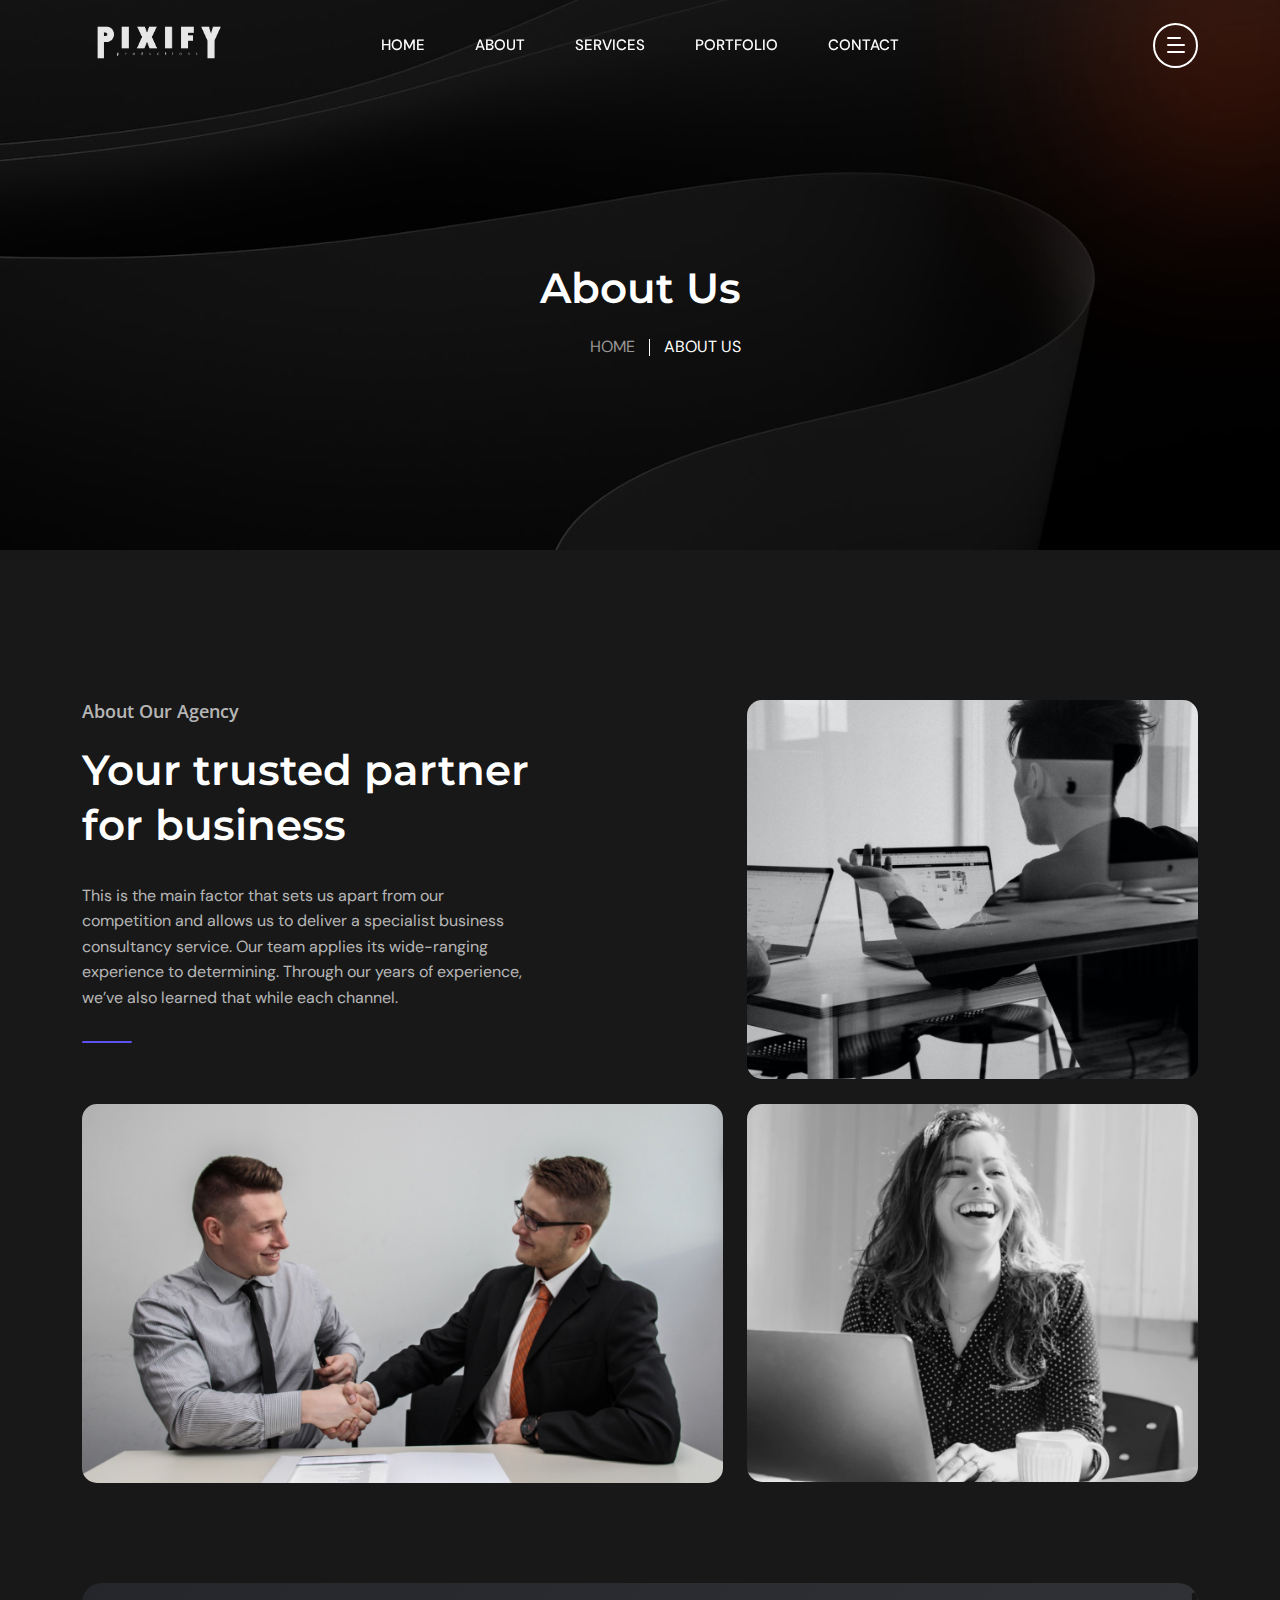
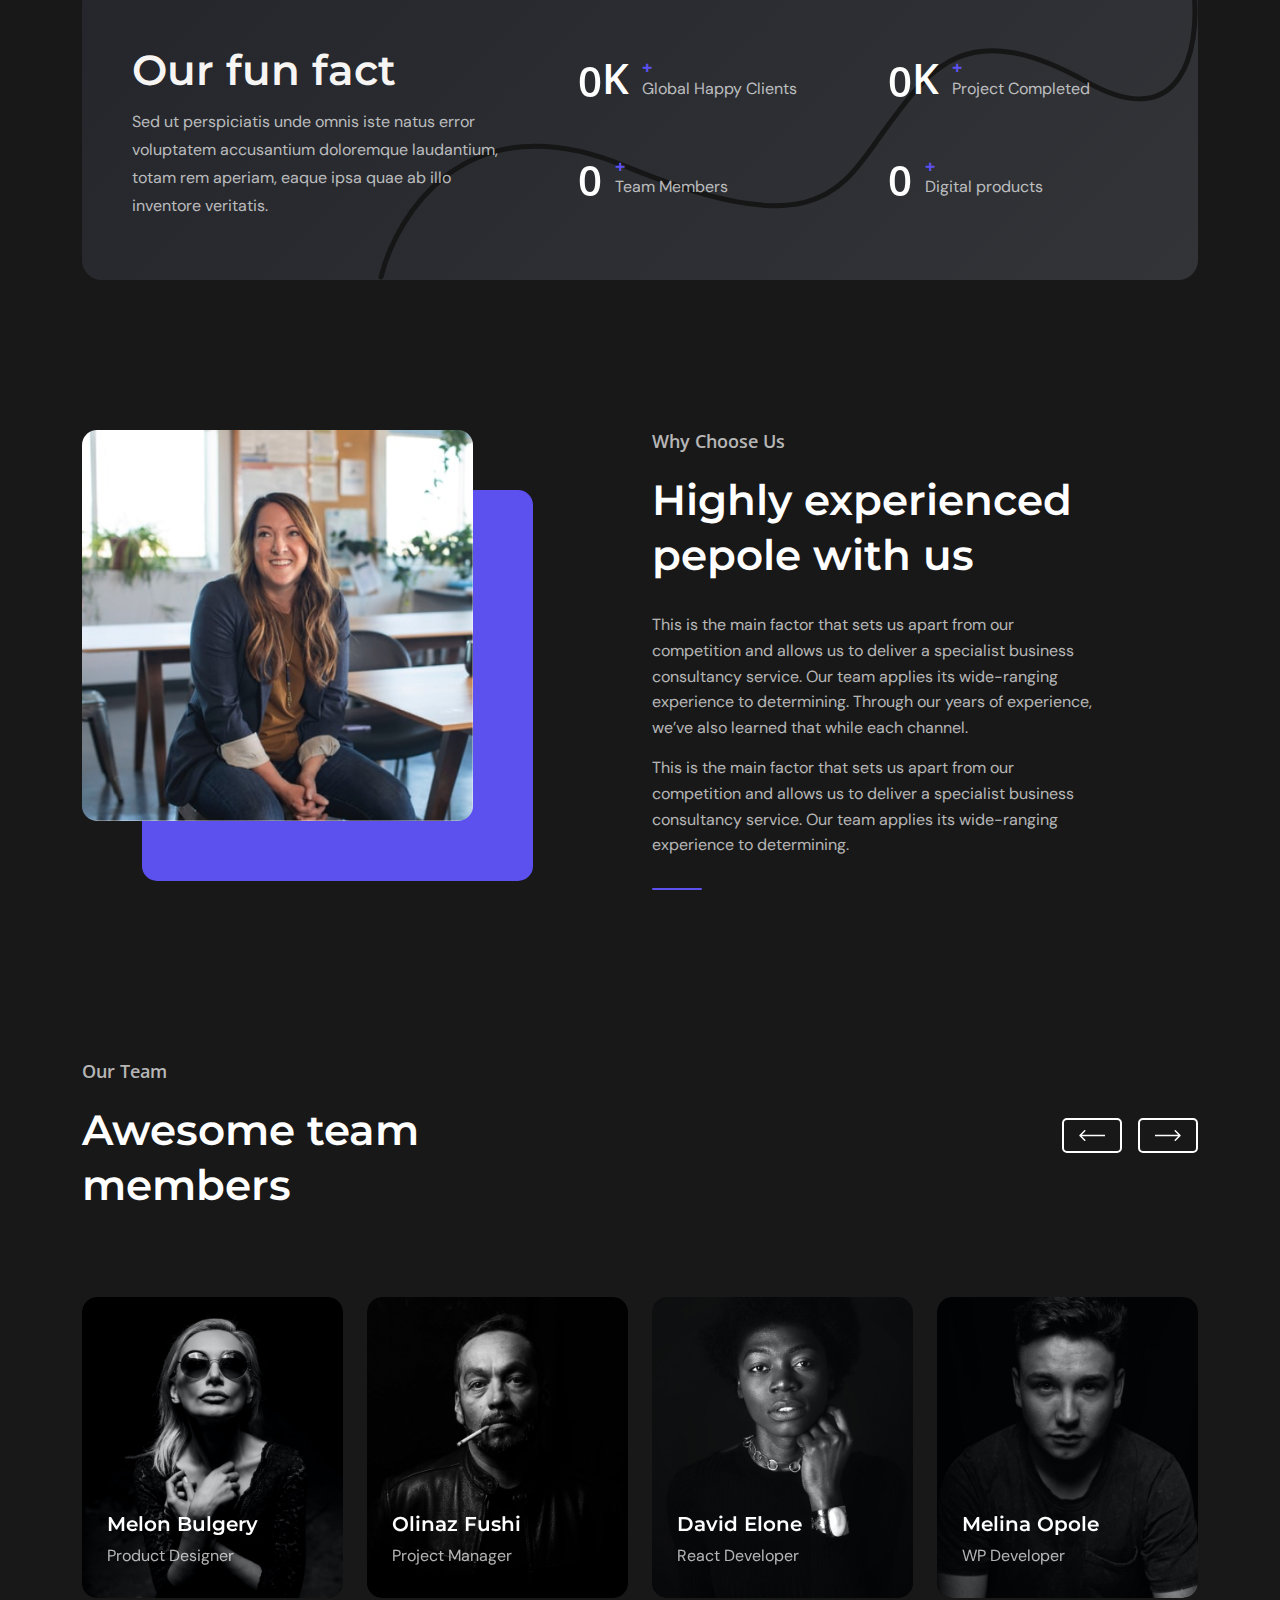
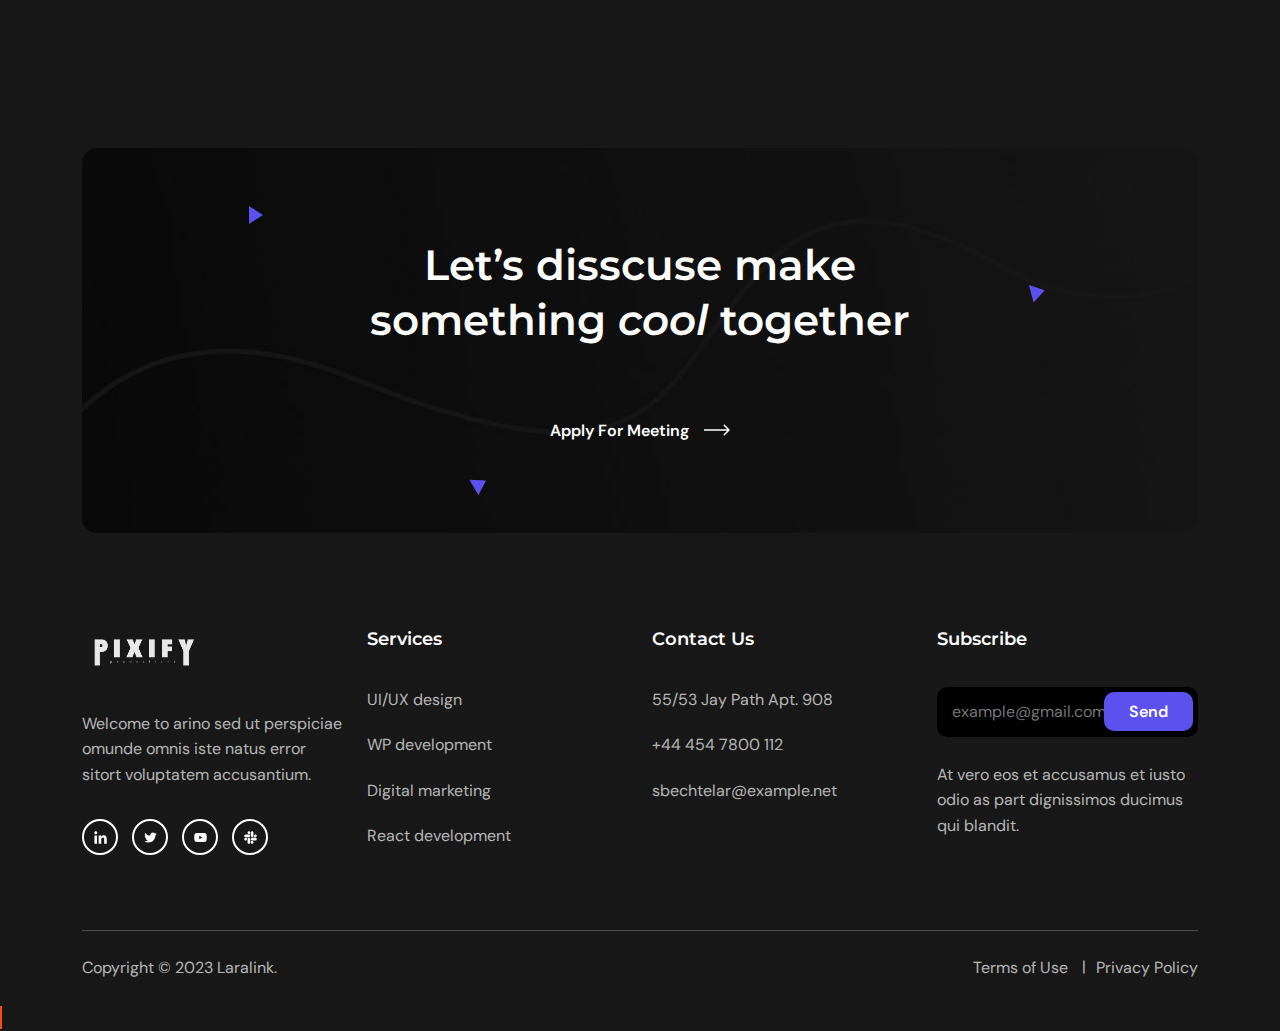
<file: about.html>
<!DOCTYPE html>
<html class="no-js" lang="en">
  <head>
    <!-- Meta Tags -->
    <meta charset="utf-8">
    <meta http-equiv="x-ua-compatible" content="ie=edge">
    <meta name="viewport" content="width=device-width, initial-scale=1">
    <meta name="author" content="Laralink">
    <!-- Favicon Icon -->
    <link rel="icon" href="assets/img/favicon.png">
    <!-- Site Title -->
    <title>Pixify</title>
    <link rel="stylesheet" href="assets/css/plugins/bootstrap.min.css">
    <link rel="stylesheet" href="assets/css/plugins/lightgallery.min.css">
    <link rel="stylesheet" href="assets/css/plugins/slick.css">
    <link rel="stylesheet" href="assets/css/plugins/lightgallery.min.css">
    <link rel="stylesheet" href="assets/css/plugins/animate.css">
    <link rel="stylesheet" href="assets/css/style.css">
  </head>
  <body>
    <div class="cs-preloader cs-center">
      <div class="cs-preloader_in"></div>
    </div>
    <!-- Start Header Section -->
    <header class="cs-site_header cs-style1 text-uppercase cs-sticky_header">
      <div class="cs-main_header">
        <div class="container">
          <div class="cs-main_header_in">
            <div class="cs-main_header_left">
              <a class="cs-site_branding" href="index.html">
                <img src="assets/img/logo00010.png" alt="Logo">
              </a>
            </div>
            <div class="cs-main_header_center">
              <div class="cs-nav cs-primary_font cs-medium">
                <ul class="cs-nav_list">
                  <li class=" cs-mega_menu">
                    <a href="index.html">Home</a>
                  </li>
                  <li>
                    <a href="about.html">About</a>
                  </li>
                  <li>
                    <a href="service-details.html">Services</a>
                  </li>
                  <li>
                    <a href="portfolio.html">Portfolio</a>
                  </li>
                  <li>
                    <a href="contact.html">Contact</a>
                  </li>
                </ul>
              </div>
            </div>
            <div class="cs-main_header_right">
              <div class="cs-toolbox">
                <span class="cs-icon_btn">
                  <span class="cs-icon_btn_in">
                    <span></span>
                    <span></span>
                    <span></span>
                    <span></span>
                  </span>
                </span>
              </div>
            </div>
          </div>
        </div>
      </div>
    </header>
    <div class="cs-side_header">
      <button class="cs-close"></button>
      <div class="cs-side_header_overlay"></div>
      <div class="cs-side_header_in">
        <div class="cs-side_header_shape"></div>
        <a class="cs-site_branding" href="index.html">
          <img src="assets/img/logo00010.png" alt="Logo">
        </a>
        <div class="cs-side_header_box">
          <h2 class="cs-side_header_heading">Do you have a project in your <br> mind? Keep connect us. </h2>
        </div>
        <div class="cs-side_header_box">
          <h3 class="cs-side_header_title cs-primary_color">Contact Us</h3>
          <ul class="cs-contact_info cs-style1 cs-mp0">
            <li>
              <svg width="18" height="18" viewBox="0 0 18 18" fill="none" xmlns="http://www.w3.org/2000/svg">
                <path d="M17 12.5C15.75 12.5 14.55 12.3 13.43 11.93C13.08 11.82 12.69 11.9 12.41 12.17L10.21 14.37C7.38 12.93 5.06 10.62 3.62 7.79L5.82 5.58C6.1 5.31 6.18 4.92 6.07 4.57C5.7 3.45 5.5 2.25 5.5 1C5.5 0.45 5.05 0 4.5 0H1C0.45 0 0 0.45 0 1C0 10.39 7.61 18 17 18C17.55 18 18 17.55 18 17V13.5C18 12.95 17.55 12.5 17 12.5ZM9 0V10L12 7H18V0H9Z" fill="#FF4A17" />
              </svg>
              <span>+44 454 7800 112</span>
            </li>
            <li>
              <svg width="20" height="18" viewBox="0 0 20 18" fill="none" xmlns="http://www.w3.org/2000/svg">
                <path d="M20 6.98V16C20 17.1 19.1 18 18 18H2C0.9 18 0 17.1 0 16V4C0 2.9 0.9 2 2 2H12.1C12.04 2.32 12 2.66 12 3C12 4.48 12.65 5.79 13.67 6.71L10 9L2 4V6L10 11L15.3 7.68C15.84 7.88 16.4 8 17 8C18.13 8 19.16 7.61 20 6.98ZM14 3C14 4.66 15.34 6 17 6C18.66 6 20 4.66 20 3C20 1.34 18.66 0 17 0C15.34 0 14 1.34 14 3Z" fill="#FF4A17" />
              </svg>
              <span>infotech@arino.com</span>
            </li>
            <li>
              <svg width="14" height="20" viewBox="0 0 14 20" fill="none" xmlns="http://www.w3.org/2000/svg">
                <path d="M7 0C3.13 0 0 3.13 0 7C0 12.25 7 20 7 20C7 20 14 12.25 14 7C14 3.13 10.87 0 7 0ZM7 9.5C5.62 9.5 4.5 8.38 4.5 7C4.5 5.62 5.62 4.5 7 4.5C8.38 4.5 9.5 5.62 9.5 7C9.5 8.38 8.38 9.5 7 9.5Z" fill="#FF4A17" />
              </svg>
              <span>50 Wall Street Suite, 44150 <br>Ohio, United States </span>
            </li>
          </ul>
        </div>
        <div class="cs-side_header_box">
          <h3 class="cs-side_header_title cs-primary_color">Subscribe</h3>
          <div class="cs-newsletter cs-style1">
            <form action="#" class="cs-newsletter_form">
              <input type="email" class="cs-newsletter_input" placeholder="example@gmail.com">
              <button class="cs-newsletter_btn">
                <span>Send</span>
              </button>
            </form>
            <div class="cs-newsletter_text">At vero eos et accusamus et iusto odio as part dignissimos ducimus qui blandit.</div>
          </div>
        </div>
        <div class="cs-side_header_box">
          <div class="cs-social_btns cs-style1">
            <a href="#" class="cs-center">
              <svg width="15" height="15" viewBox="0 0 15 15" fill="none" xmlns="http://www.w3.org/2000/svg">
                <path d="M4.04799 13.7497H1.45647V5.4043H4.04799V13.7497ZM2.75084 4.2659C1.92215 4.2659 1.25 3.57952 1.25 2.75084C1.25 2.35279 1.40812 1.97105 1.68958 1.68958C1.97105 1.40812 2.35279 1.25 2.75084 1.25C3.14888 1.25 3.53063 1.40812 3.81209 1.68958C4.09355 1.97105 4.25167 2.35279 4.25167 2.75084C4.25167 3.57952 3.57924 4.2659 2.75084 4.2659ZM13.7472 13.7497H11.1613V9.68722C11.1613 8.71903 11.1417 7.4774 9.81389 7.4774C8.46652 7.4774 8.26004 8.5293 8.26004 9.61747V13.7497H5.67132V5.4043H8.15681V6.54269H8.19308C8.53906 5.887 9.38421 5.19503 10.6451 5.19503C13.2679 5.19503 13.75 6.92215 13.75 9.16546V13.7497H13.7472Z" fill="white"></path>
              </svg>
            </a>
            <a href="#" class="cs-center">
              <svg width="13" height="11" viewBox="0 0 13 11" fill="none" xmlns="http://www.w3.org/2000/svg">
                <path d="M11.4651 2.95396C11.4731 3.065 11.4731 3.17606 11.4731 3.2871C11.4731 6.67383 8.89535 10.5761 4.18402 10.5761C2.73255 10.5761 1.38421 10.1557 0.25 9.42608C0.456226 9.44986 0.654494 9.4578 0.868655 9.4578C2.06629 9.4578 3.16879 9.0533 4.04918 8.36326C2.92291 8.33946 1.97906 7.60183 1.65386 6.5866C1.81251 6.61038 1.97112 6.62624 2.1377 6.62624C2.36771 6.62624 2.59774 6.59451 2.81188 6.53901C1.63802 6.30105 0.757595 5.26996 0.757595 4.02472V3.99301C1.09864 4.18336 1.49524 4.30233 1.91558 4.31818C1.22554 3.85814 0.773464 3.07294 0.773464 2.1846C0.773464 1.70872 0.900344 1.27249 1.12244 0.891774C2.38355 2.44635 4.27919 3.46156 6.40481 3.57262C6.36516 3.38226 6.34136 3.184 6.34136 2.9857C6.34136 1.57388 7.4835 0.423828 8.90323 0.423828C9.64086 0.423828 10.3071 0.733156 10.7751 1.23284C11.354 1.1218 11.9093 0.907643 12.401 0.614185C12.2106 1.20906 11.8061 1.70875 11.2748 2.02598C11.7903 1.97049 12.29 1.82769 12.75 1.62942C12.4011 2.13702 11.9648 2.5891 11.4651 2.95396V2.95396Z" fill="white"></path>
              </svg>
            </a>
            <a href="#" class="cs-center">
              <svg width="13" height="9" viewBox="0 0 13 9" fill="none" xmlns="http://www.w3.org/2000/svg">
                <path d="M12.4888 1.48066C12.345 0.939353 11.9215 0.513038 11.3837 0.368362C10.4089 0.105469 6.5 0.105469 6.5 0.105469C6.5 0.105469 2.59116 0.105469 1.61633 0.368362C1.07853 0.513061 0.65496 0.939353 0.5112 1.48066C0.25 2.4618 0.25 4.50887 0.25 4.50887C0.25 4.50887 0.25 6.55595 0.5112 7.53709C0.65496 8.0784 1.07853 8.48695 1.61633 8.63163C2.59116 8.89452 6.5 8.89452 6.5 8.89452C6.5 8.89452 10.4088 8.89452 11.3837 8.63163C11.9215 8.48695 12.345 8.0784 12.4888 7.53709C12.75 6.55595 12.75 4.50887 12.75 4.50887C12.75 4.50887 12.75 2.4618 12.4888 1.48066V1.48066ZM5.22158 6.36746V2.65029L8.48861 4.50892L5.22158 6.36746V6.36746Z" fill="white"></path>
              </svg>
            </a>
            <a href="#" class="cs-center">
              <svg width="13" height="13" viewBox="0 0 13 13" fill="none" xmlns="http://www.w3.org/2000/svg">
                <path d="M2.87612 8.149C2.87612 8.87165 2.28571 9.46205 1.56306 9.46205C0.840402 9.46205 0.25 8.87165 0.25 8.149C0.25 7.42634 0.840402 6.83594 1.56306 6.83594H2.87612V8.149ZM3.53795 8.149C3.53795 7.42634 4.12835 6.83594 4.851 6.83594C5.57366 6.83594 6.16406 7.42634 6.16406 8.149V11.4369C6.16406 12.1596 5.57366 12.75 4.851 12.75C4.12835 12.75 3.53795 12.1596 3.53795 11.4369V8.149ZM4.851 2.87612C4.12835 2.87612 3.53795 2.28571 3.53795 1.56306C3.53795 0.840402 4.12835 0.25 4.851 0.25C5.57366 0.25 6.16406 0.840402 6.16406 1.56306V2.87612H4.851V2.87612ZM4.851 3.53795C5.57366 3.53795 6.16406 4.12835 6.16406 4.851C6.16406 5.57366 5.57366 6.16406 4.851 6.16406H1.56306C0.840402 6.16406 0.25 5.57366 0.25 4.851C0.25 4.12835 0.840402 3.53795 1.56306 3.53795H4.851V3.53795ZM10.1239 4.851C10.1239 4.12835 10.7143 3.53795 11.4369 3.53795C12.1596 3.53795 12.75 4.12835 12.75 4.851C12.75 5.57366 12.1596 6.16406 11.4369 6.16406H10.1239V4.851V4.851ZM9.46205 4.851C9.46205 5.57366 8.87165 6.16406 8.149 6.16406C7.42634 6.16406 6.83594 5.57366 6.83594 4.851V1.56306C6.83594 0.840402 7.42634 0.25 8.149 0.25C8.87165 0.25 9.46205 0.840402 9.46205 1.56306V4.851V4.851ZM8.149 10.1239C8.87165 10.1239 9.46205 10.7143 9.46205 11.4369C9.46205 12.1596 8.87165 12.75 8.149 12.75C7.42634 12.75 6.83594 12.1596 6.83594 11.4369V10.1239H8.149ZM8.149 9.46205C7.42634 9.46205 6.83594 8.87165 6.83594 8.149C6.83594 7.42634 7.42634 6.83594 8.149 6.83594H11.4369C12.1596 6.83594 12.75 7.42634 12.75 8.149C12.75 8.87165 12.1596 9.46205 11.4369 9.46205H8.149Z" fill="white"></path>
              </svg>
            </a>
          </div>
        </div>
      </div>
    </div>
    <!-- End Header Section -->
    <!-- Start Hero -->
    <div class="cs-page_heading cs-style1 cs-center text-center cs-bg" data-src="assets/img/about_hero_bg.jpeg">
      <div class="container">
        <div class="cs-page_heading_in">
          <h1 class="cs-page_title cs-font_50 cs-white_color">About Us</h1>
          <ol class="breadcrumb text-uppercase">
            <li class="breadcrumb-item">
              <a href="index.html">Home</a>
            </li>
            <li class="breadcrumb-item active">About Us</li>
          </ol>
        </div>
      </div>
    </div>
    <!-- End Hero -->
    <div class="cs-height_150 cs-height_lg_80"></div>
    <section>
      <div class="container">
        <div class="row">
          <div class="col-xl-5 col-lg-7">
            <div class="cs-section_heading cs-style1">
              <h3 class="cs-section_subtitle">About Our Agency</h3>
              <h2 class="cs-section_title">Your trusted partner <br>for business </h2>
              <div class="cs-height_30 cs-height_lg_20"></div>
              <p class="cs-m0">This is the main factor that sets us apart from our competition and allows us to deliver a specialist business consultancy service. Our team applies its wide-ranging experience to determining. Through our years of experience, we’ve also learned that while each channel.</p>
              <div class="cs-height_30 cs-height_lg_30"></div>
              <div class="cs-separator cs-accent_bg"></div>
              <div class="cs-height_25 cs-height_lg_40"></div>
            </div>
          </div>
          <div class="col-lg-5 offset-xl-2">
            <img src="assets/img/about_img_1.jpeg" alt="" class="w-100 cs-radius_15">
            <div class="cs-height_25 cs-height_lg_25"></div>
          </div>
          <div class="col-lg-7">
            <img src="assets/img/about_img_2.jpeg" alt="" class="w-100 cs-radius_15">
            <div class="cs-height_25 cs-height_lg_25"></div>
          </div>
          <div class="col-lg-5">
            <img src="assets/img/about_img_3.jpeg" alt="" class="w-100 cs-radius_15">
            <div class="cs-height_25 cs-height_lg_25"></div>
          </div>
        </div>
      </div>
    </section>
    <div class="cs-height_75 cs-height_lg_55"></div>
    <!-- Start FunFact -->
    <section>
      <div class="container">
        <div class="cs-funfact_wrap">
          <div class="cs-funfact_shape" data-src="assets/img/funfact_shape_bg.svg"></div>
          <div class="cs-funfact_left">
            <div class="cs-funfact_heading">
              <h2>Our fun fact</h2>
              <p>Sed ut perspiciatis unde omnis iste natus error voluptatem accusantium doloremque laudantium, totam rem aperiam, eaque ipsa quae ab illo inventore veritatis.</p>
            </div>
          </div>
          <div class="cs-funfact_right">
            <div class="cs-funfacts">
              <div class="cs-funfact cs-style1">
                <div class="cs-funfact_number cs-secondary_font cs-semi_bold cs-primary_color">
                  <span data-count-to="40" class="odometer"></span>K
                </div>
                <div class="cs-funfact_text">
                  <span class="cs-accent_color2">+</span>
                  <p>Global Happy Clients</p>
                </div>
              </div>
              <div class="cs-funfact cs-style1">
                <div class="cs-funfact_number cs-secondary_font cs-semi_bold cs-primary_color">
                  <span data-count-to="50" class="odometer"></span>K
                </div>
                <div class="cs-funfact_text">
                  <span class="cs-accent_color2">+</span>
                  <p>Project Completed</p>
                </div>
              </div>
              <div class="cs-funfact cs-style1">
                <div class="cs-funfact_number cs-secondary_font cs-semi_bold cs-primary_color">
                  <span data-count-to="245" class="odometer"></span>
                </div>
                <div class="cs-funfact_text">
                  <span class="cs-accent_color2">+</span>
                  <p>Team Members</p>
                </div>
              </div>
              <div class="cs-funfact cs-style1">
                <div class="cs-funfact_number cs-secondary_font cs-semi_bold cs-primary_color">
                  <span data-count-to="550" class="odometer"></span>
                </div>
                <div class="cs-funfact_text">
                  <span class="cs-accent_color2">+</span>
                  <p>Digital products</p>
                </div>
              </div>
            </div>
          </div>
        </div>
      </div>
    </section>
    <!-- End FunFact -->
    <div class="cs-height_150 cs-height_lg_80"></div>
    <!-- Start Why Choose -->
    <section>
      <div class="container">
        <div class="row">
          <div class="col-xl-5 col-lg-6">
            <div class="cs-image_layer cs-style1">
              <div class="cs-image_layer_in">
                <img src="assets/img/about_img_4.jpeg" alt="Image" class="w-100 cs-radius_15">
              </div>
            </div>
            <div class="cs-height_0 cs-height_lg_40"></div>
          </div>
          <div class="col-xl-5 offset-xl-1 col-lg-6">
            <div class="cs-section_heading cs-style1">
              <h3 class="cs-section_subtitle">Why Choose Us</h3>
              <h2 class="cs-section_title">Highly experienced pepole with us</h2>
              <div class="cs-height_30 cs-height_lg_20"></div>
              <p class="cs-m0">This is the main factor that sets us apart from our competition and allows us to deliver a specialist business consultancy service. Our team applies its wide-ranging experience to determining. Through our years of experience, we’ve also learned that while each channel.</p>
              <div class="cs-height_15 cs-height_lg_15"></div>
              <p class="cs-m0">This is the main factor that sets us apart from our competition and allows us to deliver a specialist business consultancy service. Our team applies its wide-ranging experience to determining.</p>
              <div class="cs-height_30 cs-height_lg_30"></div>
              <div class="cs-separator cs-accent_bg"></div>
              <div class="cs-height_25 cs-height_lg_0"></div>
            </div>
          </div>
        </div>
      </div>
    </section>
    <!-- End Why Choose -->
    <div class="cs-height_145 cs-height_lg_80"></div>
    <!-- Start Team Section -->
    <section>
      <div class="container">
        <div class="cs-slider cs-style2 cs-gap-24">
          <div class="cs-slider_heading cs-style1">
            <div class="cs-section_heading cs-style1">
              <h3 class="cs-section_subtitle">Our Team</h3>
              <h2 class="cs-section_title">Awesome team <br>members </h2>
            </div>
            <div class="cs-slider_arrows cs-style1 cs-primary_color">
              <div class="cs-left_arrow cs-center">
                <svg width="26" height="13" viewBox="0 0 26 13" fill="none" xmlns="http://www.w3.org/2000/svg">
                  <path d="M0.469791 5.96967C0.176899 6.26256 0.176899 6.73744 0.469791 7.03033L5.24276 11.8033C5.53566 12.0962 6.01053 12.0962 6.30342 11.8033C6.59632 11.5104 6.59632 11.0355 6.30342 10.7426L2.06078 6.5L6.30342 2.25736C6.59632 1.96447 6.59632 1.48959 6.30342 1.1967C6.01053 0.903806 5.53566 0.903806 5.24276 1.1967L0.469791 5.96967ZM26.0001 5.75L1.00012 5.75V7.25L26.0001 7.25V5.75Z" fill="currentColor" />
                </svg>
              </div>
              <div class="cs-right_arrow cs-center">
                <svg width="26" height="13" viewBox="0 0 26 13" fill="none" xmlns="http://www.w3.org/2000/svg">
                  <path d="M25.5305 7.03033C25.8233 6.73744 25.8233 6.26256 25.5305 5.96967L20.7575 1.1967C20.4646 0.903806 19.9897 0.903806 19.6968 1.1967C19.4039 1.48959 19.4039 1.96447 19.6968 2.25736L23.9395 6.5L19.6968 10.7426C19.4039 11.0355 19.4039 11.5104 19.6968 11.8033C19.9897 12.0962 20.4646 12.0962 20.7575 11.8033L25.5305 7.03033ZM0.00012207 7.25H25.0001V5.75H0.00012207V7.25Z" fill="currentColor" />
                </svg>
              </div>
            </div>
          </div>
          <div class="cs-height_85 cs-height_lg_45"></div>
          <div class="cs-slider_container" data-autoplay="0" data-loop="1" data-speed="600" data-center="0" data-slides-per-view="responsive" data-xs-slides="1" data-sm-slides="2" data-md-slides="3" data-lg-slides="4" data-add-slides="4">
            <div class="cs-slider_wrapper">
              <div class="cs-slide">
                <div class="cs-team cs-style1">
                  <div class="cs-member_thumb">
                    <img src="assets/img/member_1.jpeg" alt="Member">
                    <div class="cs-member_overlay"></div>
                  </div>
                  <div class="cs-member_info">
                    <h2 class="cs-member_name">Melon Bulgery</h2>
                    <div class="cs-member_designation">Product Designer</div>
                  </div>
                  <div class="cs-member_social cs-primary_color">
                    <a href="#">
                      <svg width="20" height="20" viewBox="0 0 20 20" fill="none" xmlns="http://www.w3.org/2000/svg">
                        <path d="M5.39756 18.333H1.9422V7.20581H5.39756V18.333ZM3.66802 5.68795C2.56311 5.68795 1.6669 4.77277 1.6669 3.66786C1.6669 3.13714 1.87773 2.62814 2.25301 2.25286C2.6283 1.87758 3.13729 1.66675 3.66802 1.66675C4.19875 1.66675 4.70774 1.87758 5.08302 2.25286C5.4583 2.62814 5.66913 3.13714 5.66913 3.66786C5.66913 4.77277 4.77256 5.68795 3.66802 5.68795ZM18.3298 18.333H14.8819V12.9164C14.8819 11.6255 14.8559 9.96995 13.0854 9.96995C11.2889 9.96995 11.0136 11.3725 11.0136 12.8234V18.333H7.56199V7.20581H10.876V8.72367H10.9243C11.3857 7.84941 12.5125 6.92679 14.1937 6.92679C17.6907 6.92679 18.3336 9.22962 18.3336 12.2207V18.333H18.3298Z" fill="currentColor" />
                      </svg>
                    </a>
                    <a href="#">
                      <svg width="18" height="14" viewBox="0 0 18 14" fill="none" xmlns="http://www.w3.org/2000/svg">
                        <path d="M15.6204 3.60521C15.631 3.75325 15.631 3.90133 15.631 4.04938C15.631 8.56502 12.194 13.7681 5.91227 13.7681C3.97697 13.7681 2.17918 13.2076 0.666901 12.2347C0.941869 12.2664 1.20623 12.277 1.49177 12.277C3.08862 12.277 4.55861 11.7377 5.73248 10.8176C4.23078 10.7859 2.97231 9.80236 2.53872 8.44871C2.75024 8.48042 2.96173 8.50158 3.18384 8.50158C3.49051 8.50158 3.79722 8.45926 4.08273 8.38527C2.51759 8.06798 1.34369 6.69321 1.34369 5.03288V4.99059C1.79842 5.2444 2.32723 5.40303 2.88768 5.42416C1.96762 4.81078 1.36485 3.76383 1.36485 2.57939C1.36485 1.94488 1.53403 1.36324 1.83015 0.855618C3.51164 2.92838 6.03915 4.282 8.87331 4.43008C8.82045 4.17627 8.78871 3.91191 8.78871 3.64752C8.78871 1.76509 10.3116 0.231689 12.2045 0.231689C13.188 0.231689 14.0764 0.644126 14.7003 1.31037C15.4723 1.16232 16.2126 0.876777 16.8683 0.485499C16.6144 1.27867 16.0751 1.94491 15.3666 2.3679C16.054 2.2939 16.7202 2.10351 17.3336 1.83915C16.8683 2.51594 16.2867 3.11871 15.6204 3.60521V3.60521Z" fill="currentColor" />
                      </svg>
                    </a>
                    <a href="#">
                      <svg width="18" height="12" viewBox="0 0 18 12" fill="none" xmlns="http://www.w3.org/2000/svg">
                        <path d="M16.9853 1.97421C16.7936 1.25247 16.2289 0.684051 15.5118 0.491149C14.212 0.140625 9.00023 0.140625 9.00023 0.140625C9.00023 0.140625 3.78845 0.140625 2.48868 0.491149C1.7716 0.684081 1.20685 1.25247 1.01517 1.97421C0.666901 3.28241 0.666901 6.01183 0.666901 6.01183C0.666901 6.01183 0.666901 8.74126 1.01517 10.0495C1.20685 10.7712 1.7716 11.3159 2.48868 11.5088C3.78845 11.8594 9.00023 11.8594 9.00023 11.8594C9.00023 11.8594 14.212 11.8594 15.5118 11.5088C16.2289 11.3159 16.7936 10.7712 16.9853 10.0495C17.3336 8.74126 17.3336 6.01183 17.3336 6.01183C17.3336 6.01183 17.3336 3.28241 16.9853 1.97421ZM7.29568 8.48995V3.53372L11.6517 6.01189L7.29568 8.48995Z" fill="currentColor" />
                      </svg>
                    </a>
                    <a href="#">
                      <svg width="18" height="18" viewBox="0 0 18 18" fill="none" xmlns="http://www.w3.org/2000/svg">
                        <path d="M4.16839 11.1987C4.16839 12.1623 3.38119 12.9495 2.41764 12.9495C1.4541 12.9495 0.666901 12.1623 0.666901 11.1987C0.666901 10.2352 1.4541 9.448 2.41764 9.448H4.16839V11.1987ZM5.05083 11.1987C5.05083 10.2352 5.83803 9.448 6.80157 9.448C7.76511 9.448 8.55232 10.2352 8.55232 11.1987V15.5827C8.55232 16.5462 7.76511 17.3334 6.80157 17.3334C5.83803 17.3334 5.05083 16.5462 5.05083 15.5827V11.1987ZM6.80157 4.16824C5.83803 4.16824 5.05083 3.38103 5.05083 2.41749C5.05083 1.45395 5.83803 0.666748 6.80157 0.666748C7.76511 0.666748 8.55232 1.45395 8.55232 2.41749V4.16824H6.80157ZM6.80157 5.05068C7.76511 5.05068 8.55232 5.83788 8.55232 6.80142C8.55232 7.76496 7.76511 8.55217 6.80157 8.55217H2.41764C1.4541 8.55217 0.666901 7.76496 0.666901 6.80142C0.666901 5.83788 1.4541 5.05068 2.41764 5.05068H6.80157ZM13.8321 6.80142C13.8321 5.83788 14.6193 5.05068 15.5828 5.05068C16.5464 5.05068 17.3336 5.83788 17.3336 6.80142C17.3336 7.76496 16.5464 8.55217 15.5828 8.55217H13.8321V6.80142ZM12.9496 6.80142C12.9496 7.76496 12.1624 8.55217 11.1989 8.55217C10.2354 8.55217 9.44815 7.76496 9.44815 6.80142V2.41749C9.44815 1.45395 10.2354 0.666748 11.1989 0.666748C12.1624 0.666748 12.9496 1.45395 12.9496 2.41749V6.80142ZM11.1989 13.8319C12.1624 13.8319 12.9496 14.6191 12.9496 15.5827C12.9496 16.5462 12.1624 17.3334 11.1989 17.3334C10.2354 17.3334 9.44815 16.5462 9.44815 15.5827V13.8319H11.1989ZM11.1989 12.9495C10.2354 12.9495 9.44815 12.1623 9.44815 11.1987C9.44815 10.2352 10.2354 9.448 11.1989 9.448H15.5828C16.5464 9.448 17.3336 10.2352 17.3336 11.1987C17.3336 12.1623 16.5464 12.9495 15.5828 12.9495H11.1989Z" fill="currentColor" />
                      </svg>
                    </a>
                  </div>
                </div>
              </div>
              <!-- .cs-slide -->
              <div class="cs-slide">
                <div class="cs-team cs-style1">
                  <div class="cs-member_thumb">
                    <img src="assets/img/member_2.jpeg" alt="Member">
                    <div class="cs-member_overlay"></div>
                  </div>
                  <div class="cs-member_info">
                    <h2 class="cs-member_name">Olinaz Fushi</h2>
                    <div class="cs-member_designation">Project Manager</div>
                  </div>
                  <div class="cs-member_social cs-primary_color">
                    <a href="#">
                      <svg width="20" height="20" viewBox="0 0 20 20" fill="none" xmlns="http://www.w3.org/2000/svg">
                        <path d="M5.39756 18.333H1.9422V7.20581H5.39756V18.333ZM3.66802 5.68795C2.56311 5.68795 1.6669 4.77277 1.6669 3.66786C1.6669 3.13714 1.87773 2.62814 2.25301 2.25286C2.6283 1.87758 3.13729 1.66675 3.66802 1.66675C4.19875 1.66675 4.70774 1.87758 5.08302 2.25286C5.4583 2.62814 5.66913 3.13714 5.66913 3.66786C5.66913 4.77277 4.77256 5.68795 3.66802 5.68795ZM18.3298 18.333H14.8819V12.9164C14.8819 11.6255 14.8559 9.96995 13.0854 9.96995C11.2889 9.96995 11.0136 11.3725 11.0136 12.8234V18.333H7.56199V7.20581H10.876V8.72367H10.9243C11.3857 7.84941 12.5125 6.92679 14.1937 6.92679C17.6907 6.92679 18.3336 9.22962 18.3336 12.2207V18.333H18.3298Z" fill="currentColor" />
                      </svg>
                    </a>
                    <a href="#">
                      <svg width="18" height="14" viewBox="0 0 18 14" fill="none" xmlns="http://www.w3.org/2000/svg">
                        <path d="M15.6204 3.60521C15.631 3.75325 15.631 3.90133 15.631 4.04938C15.631 8.56502 12.194 13.7681 5.91227 13.7681C3.97697 13.7681 2.17918 13.2076 0.666901 12.2347C0.941869 12.2664 1.20623 12.277 1.49177 12.277C3.08862 12.277 4.55861 11.7377 5.73248 10.8176C4.23078 10.7859 2.97231 9.80236 2.53872 8.44871C2.75024 8.48042 2.96173 8.50158 3.18384 8.50158C3.49051 8.50158 3.79722 8.45926 4.08273 8.38527C2.51759 8.06798 1.34369 6.69321 1.34369 5.03288V4.99059C1.79842 5.2444 2.32723 5.40303 2.88768 5.42416C1.96762 4.81078 1.36485 3.76383 1.36485 2.57939C1.36485 1.94488 1.53403 1.36324 1.83015 0.855618C3.51164 2.92838 6.03915 4.282 8.87331 4.43008C8.82045 4.17627 8.78871 3.91191 8.78871 3.64752C8.78871 1.76509 10.3116 0.231689 12.2045 0.231689C13.188 0.231689 14.0764 0.644126 14.7003 1.31037C15.4723 1.16232 16.2126 0.876777 16.8683 0.485499C16.6144 1.27867 16.0751 1.94491 15.3666 2.3679C16.054 2.2939 16.7202 2.10351 17.3336 1.83915C16.8683 2.51594 16.2867 3.11871 15.6204 3.60521V3.60521Z" fill="currentColor" />
                      </svg>
                    </a>
                    <a href="#">
                      <svg width="18" height="12" viewBox="0 0 18 12" fill="none" xmlns="http://www.w3.org/2000/svg">
                        <path d="M16.9853 1.97421C16.7936 1.25247 16.2289 0.684051 15.5118 0.491149C14.212 0.140625 9.00023 0.140625 9.00023 0.140625C9.00023 0.140625 3.78845 0.140625 2.48868 0.491149C1.7716 0.684081 1.20685 1.25247 1.01517 1.97421C0.666901 3.28241 0.666901 6.01183 0.666901 6.01183C0.666901 6.01183 0.666901 8.74126 1.01517 10.0495C1.20685 10.7712 1.7716 11.3159 2.48868 11.5088C3.78845 11.8594 9.00023 11.8594 9.00023 11.8594C9.00023 11.8594 14.212 11.8594 15.5118 11.5088C16.2289 11.3159 16.7936 10.7712 16.9853 10.0495C17.3336 8.74126 17.3336 6.01183 17.3336 6.01183C17.3336 6.01183 17.3336 3.28241 16.9853 1.97421ZM7.29568 8.48995V3.53372L11.6517 6.01189L7.29568 8.48995Z" fill="currentColor" />
                      </svg>
                    </a>
                    <a href="#">
                      <svg width="18" height="18" viewBox="0 0 18 18" fill="none" xmlns="http://www.w3.org/2000/svg">
                        <path d="M4.16839 11.1987C4.16839 12.1623 3.38119 12.9495 2.41764 12.9495C1.4541 12.9495 0.666901 12.1623 0.666901 11.1987C0.666901 10.2352 1.4541 9.448 2.41764 9.448H4.16839V11.1987ZM5.05083 11.1987C5.05083 10.2352 5.83803 9.448 6.80157 9.448C7.76511 9.448 8.55232 10.2352 8.55232 11.1987V15.5827C8.55232 16.5462 7.76511 17.3334 6.80157 17.3334C5.83803 17.3334 5.05083 16.5462 5.05083 15.5827V11.1987ZM6.80157 4.16824C5.83803 4.16824 5.05083 3.38103 5.05083 2.41749C5.05083 1.45395 5.83803 0.666748 6.80157 0.666748C7.76511 0.666748 8.55232 1.45395 8.55232 2.41749V4.16824H6.80157ZM6.80157 5.05068C7.76511 5.05068 8.55232 5.83788 8.55232 6.80142C8.55232 7.76496 7.76511 8.55217 6.80157 8.55217H2.41764C1.4541 8.55217 0.666901 7.76496 0.666901 6.80142C0.666901 5.83788 1.4541 5.05068 2.41764 5.05068H6.80157ZM13.8321 6.80142C13.8321 5.83788 14.6193 5.05068 15.5828 5.05068C16.5464 5.05068 17.3336 5.83788 17.3336 6.80142C17.3336 7.76496 16.5464 8.55217 15.5828 8.55217H13.8321V6.80142ZM12.9496 6.80142C12.9496 7.76496 12.1624 8.55217 11.1989 8.55217C10.2354 8.55217 9.44815 7.76496 9.44815 6.80142V2.41749C9.44815 1.45395 10.2354 0.666748 11.1989 0.666748C12.1624 0.666748 12.9496 1.45395 12.9496 2.41749V6.80142ZM11.1989 13.8319C12.1624 13.8319 12.9496 14.6191 12.9496 15.5827C12.9496 16.5462 12.1624 17.3334 11.1989 17.3334C10.2354 17.3334 9.44815 16.5462 9.44815 15.5827V13.8319H11.1989ZM11.1989 12.9495C10.2354 12.9495 9.44815 12.1623 9.44815 11.1987C9.44815 10.2352 10.2354 9.448 11.1989 9.448H15.5828C16.5464 9.448 17.3336 10.2352 17.3336 11.1987C17.3336 12.1623 16.5464 12.9495 15.5828 12.9495H11.1989Z" fill="currentColor" />
                      </svg>
                    </a>
                  </div>
                </div>
              </div>
              <!-- .cs-slide -->
              <div class="cs-slide">
                <div class="cs-team cs-style1">
                  <div class="cs-member_thumb">
                    <img src="assets/img/member_3.jpeg" alt="Member">
                    <div class="cs-member_overlay"></div>
                  </div>
                  <div class="cs-member_info">
                    <h2 class="cs-member_name">David Elone</h2>
                    <div class="cs-member_designation">React Developer</div>
                  </div>
                  <div class="cs-member_social cs-primary_color">
                    <a href="#">
                      <svg width="20" height="20" viewBox="0 0 20 20" fill="none" xmlns="http://www.w3.org/2000/svg">
                        <path d="M5.39756 18.333H1.9422V7.20581H5.39756V18.333ZM3.66802 5.68795C2.56311 5.68795 1.6669 4.77277 1.6669 3.66786C1.6669 3.13714 1.87773 2.62814 2.25301 2.25286C2.6283 1.87758 3.13729 1.66675 3.66802 1.66675C4.19875 1.66675 4.70774 1.87758 5.08302 2.25286C5.4583 2.62814 5.66913 3.13714 5.66913 3.66786C5.66913 4.77277 4.77256 5.68795 3.66802 5.68795ZM18.3298 18.333H14.8819V12.9164C14.8819 11.6255 14.8559 9.96995 13.0854 9.96995C11.2889 9.96995 11.0136 11.3725 11.0136 12.8234V18.333H7.56199V7.20581H10.876V8.72367H10.9243C11.3857 7.84941 12.5125 6.92679 14.1937 6.92679C17.6907 6.92679 18.3336 9.22962 18.3336 12.2207V18.333H18.3298Z" fill="currentColor" />
                      </svg>
                    </a>
                    <a href="#">
                      <svg width="18" height="14" viewBox="0 0 18 14" fill="none" xmlns="http://www.w3.org/2000/svg">
                        <path d="M15.6204 3.60521C15.631 3.75325 15.631 3.90133 15.631 4.04938C15.631 8.56502 12.194 13.7681 5.91227 13.7681C3.97697 13.7681 2.17918 13.2076 0.666901 12.2347C0.941869 12.2664 1.20623 12.277 1.49177 12.277C3.08862 12.277 4.55861 11.7377 5.73248 10.8176C4.23078 10.7859 2.97231 9.80236 2.53872 8.44871C2.75024 8.48042 2.96173 8.50158 3.18384 8.50158C3.49051 8.50158 3.79722 8.45926 4.08273 8.38527C2.51759 8.06798 1.34369 6.69321 1.34369 5.03288V4.99059C1.79842 5.2444 2.32723 5.40303 2.88768 5.42416C1.96762 4.81078 1.36485 3.76383 1.36485 2.57939C1.36485 1.94488 1.53403 1.36324 1.83015 0.855618C3.51164 2.92838 6.03915 4.282 8.87331 4.43008C8.82045 4.17627 8.78871 3.91191 8.78871 3.64752C8.78871 1.76509 10.3116 0.231689 12.2045 0.231689C13.188 0.231689 14.0764 0.644126 14.7003 1.31037C15.4723 1.16232 16.2126 0.876777 16.8683 0.485499C16.6144 1.27867 16.0751 1.94491 15.3666 2.3679C16.054 2.2939 16.7202 2.10351 17.3336 1.83915C16.8683 2.51594 16.2867 3.11871 15.6204 3.60521V3.60521Z" fill="currentColor" />
                      </svg>
                    </a>
                    <a href="#">
                      <svg width="18" height="12" viewBox="0 0 18 12" fill="none" xmlns="http://www.w3.org/2000/svg">
                        <path d="M16.9853 1.97421C16.7936 1.25247 16.2289 0.684051 15.5118 0.491149C14.212 0.140625 9.00023 0.140625 9.00023 0.140625C9.00023 0.140625 3.78845 0.140625 2.48868 0.491149C1.7716 0.684081 1.20685 1.25247 1.01517 1.97421C0.666901 3.28241 0.666901 6.01183 0.666901 6.01183C0.666901 6.01183 0.666901 8.74126 1.01517 10.0495C1.20685 10.7712 1.7716 11.3159 2.48868 11.5088C3.78845 11.8594 9.00023 11.8594 9.00023 11.8594C9.00023 11.8594 14.212 11.8594 15.5118 11.5088C16.2289 11.3159 16.7936 10.7712 16.9853 10.0495C17.3336 8.74126 17.3336 6.01183 17.3336 6.01183C17.3336 6.01183 17.3336 3.28241 16.9853 1.97421ZM7.29568 8.48995V3.53372L11.6517 6.01189L7.29568 8.48995Z" fill="currentColor" />
                      </svg>
                    </a>
                    <a href="#">
                      <svg width="18" height="18" viewBox="0 0 18 18" fill="none" xmlns="http://www.w3.org/2000/svg">
                        <path d="M4.16839 11.1987C4.16839 12.1623 3.38119 12.9495 2.41764 12.9495C1.4541 12.9495 0.666901 12.1623 0.666901 11.1987C0.666901 10.2352 1.4541 9.448 2.41764 9.448H4.16839V11.1987ZM5.05083 11.1987C5.05083 10.2352 5.83803 9.448 6.80157 9.448C7.76511 9.448 8.55232 10.2352 8.55232 11.1987V15.5827C8.55232 16.5462 7.76511 17.3334 6.80157 17.3334C5.83803 17.3334 5.05083 16.5462 5.05083 15.5827V11.1987ZM6.80157 4.16824C5.83803 4.16824 5.05083 3.38103 5.05083 2.41749C5.05083 1.45395 5.83803 0.666748 6.80157 0.666748C7.76511 0.666748 8.55232 1.45395 8.55232 2.41749V4.16824H6.80157ZM6.80157 5.05068C7.76511 5.05068 8.55232 5.83788 8.55232 6.80142C8.55232 7.76496 7.76511 8.55217 6.80157 8.55217H2.41764C1.4541 8.55217 0.666901 7.76496 0.666901 6.80142C0.666901 5.83788 1.4541 5.05068 2.41764 5.05068H6.80157ZM13.8321 6.80142C13.8321 5.83788 14.6193 5.05068 15.5828 5.05068C16.5464 5.05068 17.3336 5.83788 17.3336 6.80142C17.3336 7.76496 16.5464 8.55217 15.5828 8.55217H13.8321V6.80142ZM12.9496 6.80142C12.9496 7.76496 12.1624 8.55217 11.1989 8.55217C10.2354 8.55217 9.44815 7.76496 9.44815 6.80142V2.41749C9.44815 1.45395 10.2354 0.666748 11.1989 0.666748C12.1624 0.666748 12.9496 1.45395 12.9496 2.41749V6.80142ZM11.1989 13.8319C12.1624 13.8319 12.9496 14.6191 12.9496 15.5827C12.9496 16.5462 12.1624 17.3334 11.1989 17.3334C10.2354 17.3334 9.44815 16.5462 9.44815 15.5827V13.8319H11.1989ZM11.1989 12.9495C10.2354 12.9495 9.44815 12.1623 9.44815 11.1987C9.44815 10.2352 10.2354 9.448 11.1989 9.448H15.5828C16.5464 9.448 17.3336 10.2352 17.3336 11.1987C17.3336 12.1623 16.5464 12.9495 15.5828 12.9495H11.1989Z" fill="currentColor" />
                      </svg>
                    </a>
                  </div>
                </div>
              </div>
              <!-- .cs-slide -->
              <div class="cs-slide">
                <div class="cs-team cs-style1">
                  <div class="cs-member_thumb">
                    <img src="assets/img/member_4.jpeg" alt="Member">
                    <div class="cs-member_overlay"></div>
                  </div>
                  <div class="cs-member_info">
                    <h2 class="cs-member_name">Melina Opole</h2>
                    <div class="cs-member_designation">WP Developer</div>
                  </div>
                  <div class="cs-member_social cs-primary_color">
                    <a href="#">
                      <svg width="20" height="20" viewBox="0 0 20 20" fill="none" xmlns="http://www.w3.org/2000/svg">
                        <path d="M5.39756 18.333H1.9422V7.20581H5.39756V18.333ZM3.66802 5.68795C2.56311 5.68795 1.6669 4.77277 1.6669 3.66786C1.6669 3.13714 1.87773 2.62814 2.25301 2.25286C2.6283 1.87758 3.13729 1.66675 3.66802 1.66675C4.19875 1.66675 4.70774 1.87758 5.08302 2.25286C5.4583 2.62814 5.66913 3.13714 5.66913 3.66786C5.66913 4.77277 4.77256 5.68795 3.66802 5.68795ZM18.3298 18.333H14.8819V12.9164C14.8819 11.6255 14.8559 9.96995 13.0854 9.96995C11.2889 9.96995 11.0136 11.3725 11.0136 12.8234V18.333H7.56199V7.20581H10.876V8.72367H10.9243C11.3857 7.84941 12.5125 6.92679 14.1937 6.92679C17.6907 6.92679 18.3336 9.22962 18.3336 12.2207V18.333H18.3298Z" fill="currentColor" />
                      </svg>
                    </a>
                    <a href="#">
                      <svg width="18" height="14" viewBox="0 0 18 14" fill="none" xmlns="http://www.w3.org/2000/svg">
                        <path d="M15.6204 3.60521C15.631 3.75325 15.631 3.90133 15.631 4.04938C15.631 8.56502 12.194 13.7681 5.91227 13.7681C3.97697 13.7681 2.17918 13.2076 0.666901 12.2347C0.941869 12.2664 1.20623 12.277 1.49177 12.277C3.08862 12.277 4.55861 11.7377 5.73248 10.8176C4.23078 10.7859 2.97231 9.80236 2.53872 8.44871C2.75024 8.48042 2.96173 8.50158 3.18384 8.50158C3.49051 8.50158 3.79722 8.45926 4.08273 8.38527C2.51759 8.06798 1.34369 6.69321 1.34369 5.03288V4.99059C1.79842 5.2444 2.32723 5.40303 2.88768 5.42416C1.96762 4.81078 1.36485 3.76383 1.36485 2.57939C1.36485 1.94488 1.53403 1.36324 1.83015 0.855618C3.51164 2.92838 6.03915 4.282 8.87331 4.43008C8.82045 4.17627 8.78871 3.91191 8.78871 3.64752C8.78871 1.76509 10.3116 0.231689 12.2045 0.231689C13.188 0.231689 14.0764 0.644126 14.7003 1.31037C15.4723 1.16232 16.2126 0.876777 16.8683 0.485499C16.6144 1.27867 16.0751 1.94491 15.3666 2.3679C16.054 2.2939 16.7202 2.10351 17.3336 1.83915C16.8683 2.51594 16.2867 3.11871 15.6204 3.60521V3.60521Z" fill="currentColor" />
                      </svg>
                    </a>
                    <a href="#">
                      <svg width="18" height="12" viewBox="0 0 18 12" fill="none" xmlns="http://www.w3.org/2000/svg">
                        <path d="M16.9853 1.97421C16.7936 1.25247 16.2289 0.684051 15.5118 0.491149C14.212 0.140625 9.00023 0.140625 9.00023 0.140625C9.00023 0.140625 3.78845 0.140625 2.48868 0.491149C1.7716 0.684081 1.20685 1.25247 1.01517 1.97421C0.666901 3.28241 0.666901 6.01183 0.666901 6.01183C0.666901 6.01183 0.666901 8.74126 1.01517 10.0495C1.20685 10.7712 1.7716 11.3159 2.48868 11.5088C3.78845 11.8594 9.00023 11.8594 9.00023 11.8594C9.00023 11.8594 14.212 11.8594 15.5118 11.5088C16.2289 11.3159 16.7936 10.7712 16.9853 10.0495C17.3336 8.74126 17.3336 6.01183 17.3336 6.01183C17.3336 6.01183 17.3336 3.28241 16.9853 1.97421ZM7.29568 8.48995V3.53372L11.6517 6.01189L7.29568 8.48995Z" fill="currentColor" />
                      </svg>
                    </a>
                    <a href="#">
                      <svg width="18" height="18" viewBox="0 0 18 18" fill="none" xmlns="http://www.w3.org/2000/svg">
                        <path d="M4.16839 11.1987C4.16839 12.1623 3.38119 12.9495 2.41764 12.9495C1.4541 12.9495 0.666901 12.1623 0.666901 11.1987C0.666901 10.2352 1.4541 9.448 2.41764 9.448H4.16839V11.1987ZM5.05083 11.1987C5.05083 10.2352 5.83803 9.448 6.80157 9.448C7.76511 9.448 8.55232 10.2352 8.55232 11.1987V15.5827C8.55232 16.5462 7.76511 17.3334 6.80157 17.3334C5.83803 17.3334 5.05083 16.5462 5.05083 15.5827V11.1987ZM6.80157 4.16824C5.83803 4.16824 5.05083 3.38103 5.05083 2.41749C5.05083 1.45395 5.83803 0.666748 6.80157 0.666748C7.76511 0.666748 8.55232 1.45395 8.55232 2.41749V4.16824H6.80157ZM6.80157 5.05068C7.76511 5.05068 8.55232 5.83788 8.55232 6.80142C8.55232 7.76496 7.76511 8.55217 6.80157 8.55217H2.41764C1.4541 8.55217 0.666901 7.76496 0.666901 6.80142C0.666901 5.83788 1.4541 5.05068 2.41764 5.05068H6.80157ZM13.8321 6.80142C13.8321 5.83788 14.6193 5.05068 15.5828 5.05068C16.5464 5.05068 17.3336 5.83788 17.3336 6.80142C17.3336 7.76496 16.5464 8.55217 15.5828 8.55217H13.8321V6.80142ZM12.9496 6.80142C12.9496 7.76496 12.1624 8.55217 11.1989 8.55217C10.2354 8.55217 9.44815 7.76496 9.44815 6.80142V2.41749C9.44815 1.45395 10.2354 0.666748 11.1989 0.666748C12.1624 0.666748 12.9496 1.45395 12.9496 2.41749V6.80142ZM11.1989 13.8319C12.1624 13.8319 12.9496 14.6191 12.9496 15.5827C12.9496 16.5462 12.1624 17.3334 11.1989 17.3334C10.2354 17.3334 9.44815 16.5462 9.44815 15.5827V13.8319H11.1989ZM11.1989 12.9495C10.2354 12.9495 9.44815 12.1623 9.44815 11.1987C9.44815 10.2352 10.2354 9.448 11.1989 9.448H15.5828C16.5464 9.448 17.3336 10.2352 17.3336 11.1987C17.3336 12.1623 16.5464 12.9495 15.5828 12.9495H11.1989Z" fill="currentColor" />
                      </svg>
                    </a>
                  </div>
                </div>
              </div>
              <!-- .cs-slide -->
              <div class="cs-slide">
                <div class="cs-team cs-style1">
                  <div class="cs-member_thumb">
                    <img src="assets/img/member_1.jpeg" alt="Member">
                    <div class="cs-member_overlay"></div>
                  </div>
                  <div class="cs-member_info">
                    <h2 class="cs-member_name">Melon Bulgery</h2>
                    <div class="cs-member_designation">Product Designer</div>
                  </div>
                  <div class="cs-member_social cs-primary_color">
                    <a href="#">
                      <svg width="20" height="20" viewBox="0 0 20 20" fill="none" xmlns="http://www.w3.org/2000/svg">
                        <path d="M5.39756 18.333H1.9422V7.20581H5.39756V18.333ZM3.66802 5.68795C2.56311 5.68795 1.6669 4.77277 1.6669 3.66786C1.6669 3.13714 1.87773 2.62814 2.25301 2.25286C2.6283 1.87758 3.13729 1.66675 3.66802 1.66675C4.19875 1.66675 4.70774 1.87758 5.08302 2.25286C5.4583 2.62814 5.66913 3.13714 5.66913 3.66786C5.66913 4.77277 4.77256 5.68795 3.66802 5.68795ZM18.3298 18.333H14.8819V12.9164C14.8819 11.6255 14.8559 9.96995 13.0854 9.96995C11.2889 9.96995 11.0136 11.3725 11.0136 12.8234V18.333H7.56199V7.20581H10.876V8.72367H10.9243C11.3857 7.84941 12.5125 6.92679 14.1937 6.92679C17.6907 6.92679 18.3336 9.22962 18.3336 12.2207V18.333H18.3298Z" fill="currentColor" />
                      </svg>
                    </a>
                    <a href="#">
                      <svg width="18" height="14" viewBox="0 0 18 14" fill="none" xmlns="http://www.w3.org/2000/svg">
                        <path d="M15.6204 3.60521C15.631 3.75325 15.631 3.90133 15.631 4.04938C15.631 8.56502 12.194 13.7681 5.91227 13.7681C3.97697 13.7681 2.17918 13.2076 0.666901 12.2347C0.941869 12.2664 1.20623 12.277 1.49177 12.277C3.08862 12.277 4.55861 11.7377 5.73248 10.8176C4.23078 10.7859 2.97231 9.80236 2.53872 8.44871C2.75024 8.48042 2.96173 8.50158 3.18384 8.50158C3.49051 8.50158 3.79722 8.45926 4.08273 8.38527C2.51759 8.06798 1.34369 6.69321 1.34369 5.03288V4.99059C1.79842 5.2444 2.32723 5.40303 2.88768 5.42416C1.96762 4.81078 1.36485 3.76383 1.36485 2.57939C1.36485 1.94488 1.53403 1.36324 1.83015 0.855618C3.51164 2.92838 6.03915 4.282 8.87331 4.43008C8.82045 4.17627 8.78871 3.91191 8.78871 3.64752C8.78871 1.76509 10.3116 0.231689 12.2045 0.231689C13.188 0.231689 14.0764 0.644126 14.7003 1.31037C15.4723 1.16232 16.2126 0.876777 16.8683 0.485499C16.6144 1.27867 16.0751 1.94491 15.3666 2.3679C16.054 2.2939 16.7202 2.10351 17.3336 1.83915C16.8683 2.51594 16.2867 3.11871 15.6204 3.60521V3.60521Z" fill="currentColor" />
                      </svg>
                    </a>
                    <a href="#">
                      <svg width="18" height="12" viewBox="0 0 18 12" fill="none" xmlns="http://www.w3.org/2000/svg">
                        <path d="M16.9853 1.97421C16.7936 1.25247 16.2289 0.684051 15.5118 0.491149C14.212 0.140625 9.00023 0.140625 9.00023 0.140625C9.00023 0.140625 3.78845 0.140625 2.48868 0.491149C1.7716 0.684081 1.20685 1.25247 1.01517 1.97421C0.666901 3.28241 0.666901 6.01183 0.666901 6.01183C0.666901 6.01183 0.666901 8.74126 1.01517 10.0495C1.20685 10.7712 1.7716 11.3159 2.48868 11.5088C3.78845 11.8594 9.00023 11.8594 9.00023 11.8594C9.00023 11.8594 14.212 11.8594 15.5118 11.5088C16.2289 11.3159 16.7936 10.7712 16.9853 10.0495C17.3336 8.74126 17.3336 6.01183 17.3336 6.01183C17.3336 6.01183 17.3336 3.28241 16.9853 1.97421ZM7.29568 8.48995V3.53372L11.6517 6.01189L7.29568 8.48995Z" fill="currentColor" />
                      </svg>
                    </a>
                    <a href="#">
                      <svg width="18" height="18" viewBox="0 0 18 18" fill="none" xmlns="http://www.w3.org/2000/svg">
                        <path d="M4.16839 11.1987C4.16839 12.1623 3.38119 12.9495 2.41764 12.9495C1.4541 12.9495 0.666901 12.1623 0.666901 11.1987C0.666901 10.2352 1.4541 9.448 2.41764 9.448H4.16839V11.1987ZM5.05083 11.1987C5.05083 10.2352 5.83803 9.448 6.80157 9.448C7.76511 9.448 8.55232 10.2352 8.55232 11.1987V15.5827C8.55232 16.5462 7.76511 17.3334 6.80157 17.3334C5.83803 17.3334 5.05083 16.5462 5.05083 15.5827V11.1987ZM6.80157 4.16824C5.83803 4.16824 5.05083 3.38103 5.05083 2.41749C5.05083 1.45395 5.83803 0.666748 6.80157 0.666748C7.76511 0.666748 8.55232 1.45395 8.55232 2.41749V4.16824H6.80157ZM6.80157 5.05068C7.76511 5.05068 8.55232 5.83788 8.55232 6.80142C8.55232 7.76496 7.76511 8.55217 6.80157 8.55217H2.41764C1.4541 8.55217 0.666901 7.76496 0.666901 6.80142C0.666901 5.83788 1.4541 5.05068 2.41764 5.05068H6.80157ZM13.8321 6.80142C13.8321 5.83788 14.6193 5.05068 15.5828 5.05068C16.5464 5.05068 17.3336 5.83788 17.3336 6.80142C17.3336 7.76496 16.5464 8.55217 15.5828 8.55217H13.8321V6.80142ZM12.9496 6.80142C12.9496 7.76496 12.1624 8.55217 11.1989 8.55217C10.2354 8.55217 9.44815 7.76496 9.44815 6.80142V2.41749C9.44815 1.45395 10.2354 0.666748 11.1989 0.666748C12.1624 0.666748 12.9496 1.45395 12.9496 2.41749V6.80142ZM11.1989 13.8319C12.1624 13.8319 12.9496 14.6191 12.9496 15.5827C12.9496 16.5462 12.1624 17.3334 11.1989 17.3334C10.2354 17.3334 9.44815 16.5462 9.44815 15.5827V13.8319H11.1989ZM11.1989 12.9495C10.2354 12.9495 9.44815 12.1623 9.44815 11.1987C9.44815 10.2352 10.2354 9.448 11.1989 9.448H15.5828C16.5464 9.448 17.3336 10.2352 17.3336 11.1987C17.3336 12.1623 16.5464 12.9495 15.5828 12.9495H11.1989Z" fill="currentColor" />
                      </svg>
                    </a>
                  </div>
                </div>
              </div>
              <!-- .cs-slide -->
            </div>
          </div>
          <!-- .cs-slider_container -->
          <div class="cs-pagination cs-style1 cs-hidden_desktop"></div>
        </div>
        <!-- .cs-slider -->
      </div>
    </section>
    <!-- End Team Section -->
    <div class="cs-height_150 cs-height_lg_80"></div>
    <!-- Start CTA -->
    <section>
      <div class="container">
        <div class="cs-cta cs-style1 cs-bg text-center cs-shape_wrap_1 cs-position_1" data-src="assets/img/cta_bg.jpeg">
          <div class="cs-shape_1"></div>
          <div class="cs-shape_1"></div>
          <div class="cs-shape_1"></div>
          <div class="cs-cta_in">
            <h2 class="cs-cta_title cs-semi_bold cs-m0">Let’s disscuse make <br>something <i>cool</i> together </h2>
            <div class="cs-height_70 cs-height_lg_30"></div>
            <a href="contact.html" class="cs-text_btn">
              <span>Apply For Meeting</span>
              <svg width="26" height="12" viewBox="0 0 26 12" fill="none" xmlns="http://www.w3.org/2000/svg">
                <path d="M25.5307 6.53033C25.8236 6.23744 25.8236 5.76256 25.5307 5.46967L20.7577 0.696699C20.4648 0.403806 19.99 0.403806 19.6971 0.696699C19.4042 0.989593 19.4042 1.46447 19.6971 1.75736L23.9397 6L19.6971 10.2426C19.4042 10.5355 19.4042 11.0104 19.6971 11.3033C19.99 11.5962 20.4648 11.5962 20.7577 11.3033L25.5307 6.53033ZM0.000366211 6.75H25.0004V5.25H0.000366211V6.75Z" fill="currentColor" />
              </svg>
            </a>
          </div>
        </div>
      </div>
    </section>
    <!-- End CTA -->
    <!-- Start Footer -->
    <footer class="cs-fooer" id="footer">
      <div class="cs-fooer_main">
        <div class="container">
          <div class="row">
            <div class="col-lg-3 col-sm-6">
              <div class="cs-footer_item">
                <div class="cs-text_widget">
                  <img src="assets/img/logo00010.png" alt="">
                  <p>Welcome to arino sed ut perspiciae omunde omnis iste natus error sitort voluptatem accusantium.</p>
                </div>
                <div class="cs-social_btns cs-style1">
                  <a href="#" class="cs-center">
                    <svg width="15" height="15" viewBox="0 0 15 15" fill="none" xmlns="http://www.w3.org/2000/svg">
                      <path d="M4.04799 13.7497H1.45647V5.4043H4.04799V13.7497ZM2.75084 4.2659C1.92215 4.2659 1.25 3.57952 1.25 2.75084C1.25 2.35279 1.40812 1.97105 1.68958 1.68958C1.97105 1.40812 2.35279 1.25 2.75084 1.25C3.14888 1.25 3.53063 1.40812 3.81209 1.68958C4.09355 1.97105 4.25167 2.35279 4.25167 2.75084C4.25167 3.57952 3.57924 4.2659 2.75084 4.2659ZM13.7472 13.7497H11.1613V9.68722C11.1613 8.71903 11.1417 7.4774 9.81389 7.4774C8.46652 7.4774 8.26004 8.5293 8.26004 9.61747V13.7497H5.67132V5.4043H8.15681V6.54269H8.19308C8.53906 5.887 9.38421 5.19503 10.6451 5.19503C13.2679 5.19503 13.75 6.92215 13.75 9.16546V13.7497H13.7472Z" fill="white" />
                    </svg>
                  </a>
                  <a href="#" class="cs-center">
                    <svg width="13" height="11" viewBox="0 0 13 11" fill="none" xmlns="http://www.w3.org/2000/svg">
                      <path d="M11.4651 2.95396C11.4731 3.065 11.4731 3.17606 11.4731 3.2871C11.4731 6.67383 8.89535 10.5761 4.18402 10.5761C2.73255 10.5761 1.38421 10.1557 0.25 9.42608C0.456226 9.44986 0.654494 9.4578 0.868655 9.4578C2.06629 9.4578 3.16879 9.0533 4.04918 8.36326C2.92291 8.33946 1.97906 7.60183 1.65386 6.5866C1.81251 6.61038 1.97112 6.62624 2.1377 6.62624C2.36771 6.62624 2.59774 6.59451 2.81188 6.53901C1.63802 6.30105 0.757595 5.26996 0.757595 4.02472V3.99301C1.09864 4.18336 1.49524 4.30233 1.91558 4.31818C1.22554 3.85814 0.773464 3.07294 0.773464 2.1846C0.773464 1.70872 0.900344 1.27249 1.12244 0.891774C2.38355 2.44635 4.27919 3.46156 6.40481 3.57262C6.36516 3.38226 6.34136 3.184 6.34136 2.9857C6.34136 1.57388 7.4835 0.423828 8.90323 0.423828C9.64086 0.423828 10.3071 0.733156 10.7751 1.23284C11.354 1.1218 11.9093 0.907643 12.401 0.614185C12.2106 1.20906 11.8061 1.70875 11.2748 2.02598C11.7903 1.97049 12.29 1.82769 12.75 1.62942C12.4011 2.13702 11.9648 2.5891 11.4651 2.95396V2.95396Z" fill="white" />
                    </svg>
                  </a>
                  <a href="#" class="cs-center">
                    <svg width="13" height="9" viewBox="0 0 13 9" fill="none" xmlns="http://www.w3.org/2000/svg">
                      <path d="M12.4888 1.48066C12.345 0.939353 11.9215 0.513038 11.3837 0.368362C10.4089 0.105469 6.5 0.105469 6.5 0.105469C6.5 0.105469 2.59116 0.105469 1.61633 0.368362C1.07853 0.513061 0.65496 0.939353 0.5112 1.48066C0.25 2.4618 0.25 4.50887 0.25 4.50887C0.25 4.50887 0.25 6.55595 0.5112 7.53709C0.65496 8.0784 1.07853 8.48695 1.61633 8.63163C2.59116 8.89452 6.5 8.89452 6.5 8.89452C6.5 8.89452 10.4088 8.89452 11.3837 8.63163C11.9215 8.48695 12.345 8.0784 12.4888 7.53709C12.75 6.55595 12.75 4.50887 12.75 4.50887C12.75 4.50887 12.75 2.4618 12.4888 1.48066V1.48066ZM5.22158 6.36746V2.65029L8.48861 4.50892L5.22158 6.36746V6.36746Z" fill="white" />
                    </svg>
                  </a>
                  <a href="#" class="cs-center">
                    <svg width="13" height="13" viewBox="0 0 13 13" fill="none" xmlns="http://www.w3.org/2000/svg">
                      <path d="M2.87612 8.149C2.87612 8.87165 2.28571 9.46205 1.56306 9.46205C0.840402 9.46205 0.25 8.87165 0.25 8.149C0.25 7.42634 0.840402 6.83594 1.56306 6.83594H2.87612V8.149ZM3.53795 8.149C3.53795 7.42634 4.12835 6.83594 4.851 6.83594C5.57366 6.83594 6.16406 7.42634 6.16406 8.149V11.4369C6.16406 12.1596 5.57366 12.75 4.851 12.75C4.12835 12.75 3.53795 12.1596 3.53795 11.4369V8.149ZM4.851 2.87612C4.12835 2.87612 3.53795 2.28571 3.53795 1.56306C3.53795 0.840402 4.12835 0.25 4.851 0.25C5.57366 0.25 6.16406 0.840402 6.16406 1.56306V2.87612H4.851V2.87612ZM4.851 3.53795C5.57366 3.53795 6.16406 4.12835 6.16406 4.851C6.16406 5.57366 5.57366 6.16406 4.851 6.16406H1.56306C0.840402 6.16406 0.25 5.57366 0.25 4.851C0.25 4.12835 0.840402 3.53795 1.56306 3.53795H4.851V3.53795ZM10.1239 4.851C10.1239 4.12835 10.7143 3.53795 11.4369 3.53795C12.1596 3.53795 12.75 4.12835 12.75 4.851C12.75 5.57366 12.1596 6.16406 11.4369 6.16406H10.1239V4.851V4.851ZM9.46205 4.851C9.46205 5.57366 8.87165 6.16406 8.149 6.16406C7.42634 6.16406 6.83594 5.57366 6.83594 4.851V1.56306C6.83594 0.840402 7.42634 0.25 8.149 0.25C8.87165 0.25 9.46205 0.840402 9.46205 1.56306V4.851V4.851ZM8.149 10.1239C8.87165 10.1239 9.46205 10.7143 9.46205 11.4369C9.46205 12.1596 8.87165 12.75 8.149 12.75C7.42634 12.75 6.83594 12.1596 6.83594 11.4369V10.1239H8.149ZM8.149 9.46205C7.42634 9.46205 6.83594 8.87165 6.83594 8.149C6.83594 7.42634 7.42634 6.83594 8.149 6.83594H11.4369C12.1596 6.83594 12.75 7.42634 12.75 8.149C12.75 8.87165 12.1596 9.46205 11.4369 9.46205H8.149Z" fill="white" />
                    </svg>
                  </a>
                </div>
              </div>
            </div>
            <div class="col-lg-3 col-sm-6">
              <div class="cs-footer_item">
                <h2 class="cs-widget_title">Services</h2>
                <ul class="cs-menu_widget cs-mp0">
                  <li>
                    <a href="service-details.html">UI/UX design</a>
                  </li>
                  <li>
                    <a href="service-details.html">WP development</a>
                  </li>
                  <li>
                    <a href="service-details.html">Digital marketing</a>
                  </li>
                  <li>
                    <a href="service-details.html">React development</a>
                  </li>
                </ul>
              </div>
            </div>
            <div class="col-lg-3 col-sm-6">
              <div class="cs-footer_item">
                <h2 class="cs-widget_title">Contact Us</h2>
                <ul class="cs-menu_widget cs-mp0">
                  <li>55/53 Jay Path Apt. 908</li>
                  <li>+44 454 7800 112</li>
                  <li>sbechtelar@example.net</li>
                </ul>
              </div>
            </div>
            <div class="col-lg-3 col-sm-6">
              <div class="cs-footer_item">
                <h2 class="cs-widget_title">Subscribe</h2>
                <div class="cs-newsletter cs-style1">
                  <form action="#" class="cs-newsletter_form">
                    <input type="email" class="cs-newsletter_input" placeholder="example@gmail.com">
                    <button class="cs-newsletter_btn">
                      <span>Send</span>
                    </button>
                  </form>
                  <div class="cs-newsletter_text">At vero eos et accusamus et iusto odio as part dignissimos ducimus qui blandit.</div>
                </div>
              </div>
            </div>
          </div>
        </div>
      </div>
      <div class="container">
        <div class="cs-bottom_footer">
          <div class="cs-bottom_footer_left">
            <div class="cs-copyright">Copyright © 2023 Laralink.</div>
          </div>
          <div class="cs-bottom_footer_right">
            <ul class="cs-footer_links cs-mp0">
              <li>
                <a href="">Terms of Use</a>
              </li>
              <li>
                <a href="">Privacy Policy</a>
              </li>
            </ul>
          </div>
        </div>
      </div>
    </footer>
    <!-- End Footer -->
    <!-- <span class="cs-scrollup">
      <svg width="20" height="20" viewBox="0 0 20 20" fill="none" xmlns="http://www.w3.org/2000/svg">
        <path d="M0 10L1.7625 11.7625L8.75 4.7875V20H11.25V4.7875L18.225 11.775L20 10L10 0L0 10Z" fill="currentColor" />
      </svg>
    </span> -->
    <!-- Start Video Popup -->
    <div class="cs-video_popup">
      <div class="cs-video_popup_overlay"></div>
      <div class="cs-video_popup_content">
        <div class="cs-video_popup_layer"></div>
        <div class="cs-video_popup_container">
          <div class="cs-video_popup_align">
            <div class="embed-responsive embed-responsive-16by9">
              <iframe class="embed-responsive-item" src="about:blank"></iframe>
            </div>
          </div>
          <div class="cs-video_popup_close"></div>
        </div>
      </div>
    </div>
    <!-- End Video Popup -->
    <!-- Script -->
    <script src="assets/js/plugins/jquery-3.6.0.min.js"></script>
    <script src="assets/js/plugins/isotope.pkg.min.js"></script>
    <script src="assets/js/plugins/jquery.slick.min.js"></script>
    <script src="assets/js/plugins/jquery.counter.min.js"></script>
    <script src="assets/js/plugins/lightgallery.min.js"></script>
    <script src="assets/js/plugins/wow.min.js"></script>
    <script src="assets/js/plugins/gsap.min.js"></script>
    <script src="assets/js/main.js"></script>
  </body>
</html>
</file>
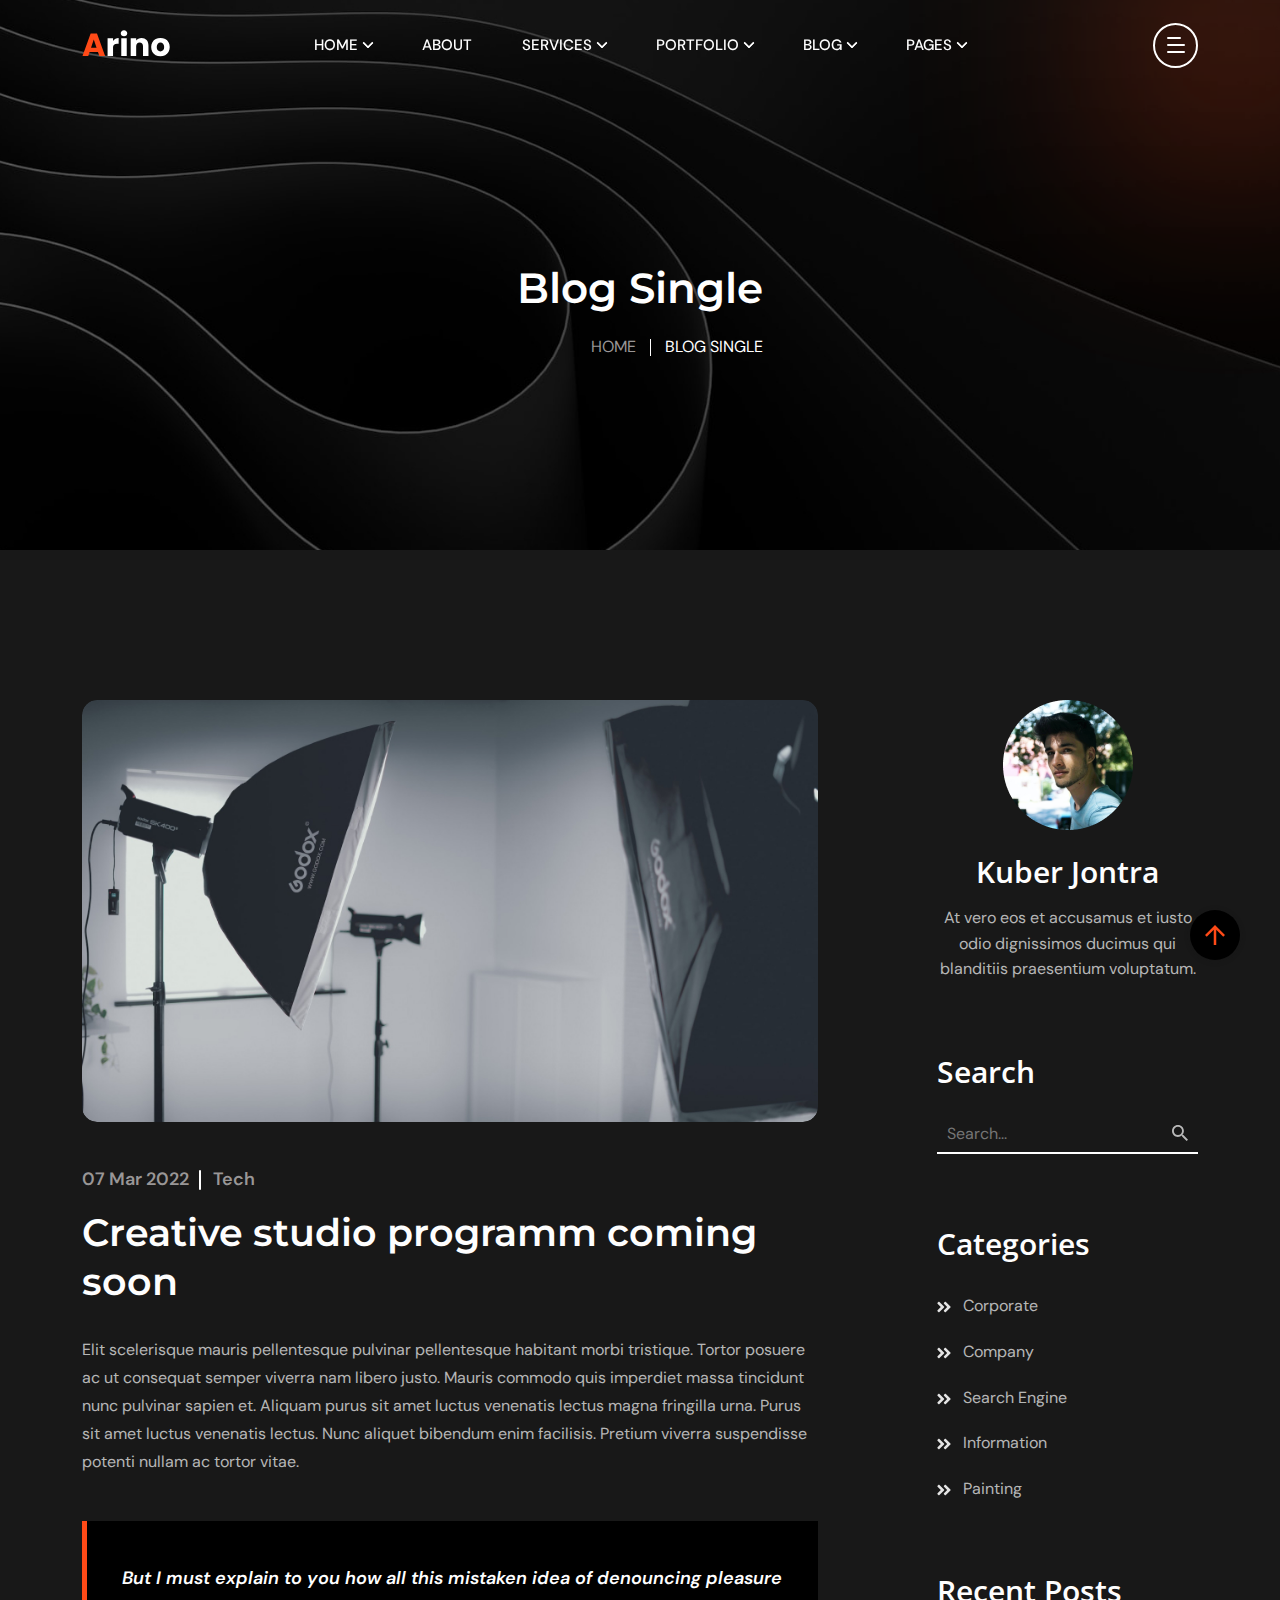
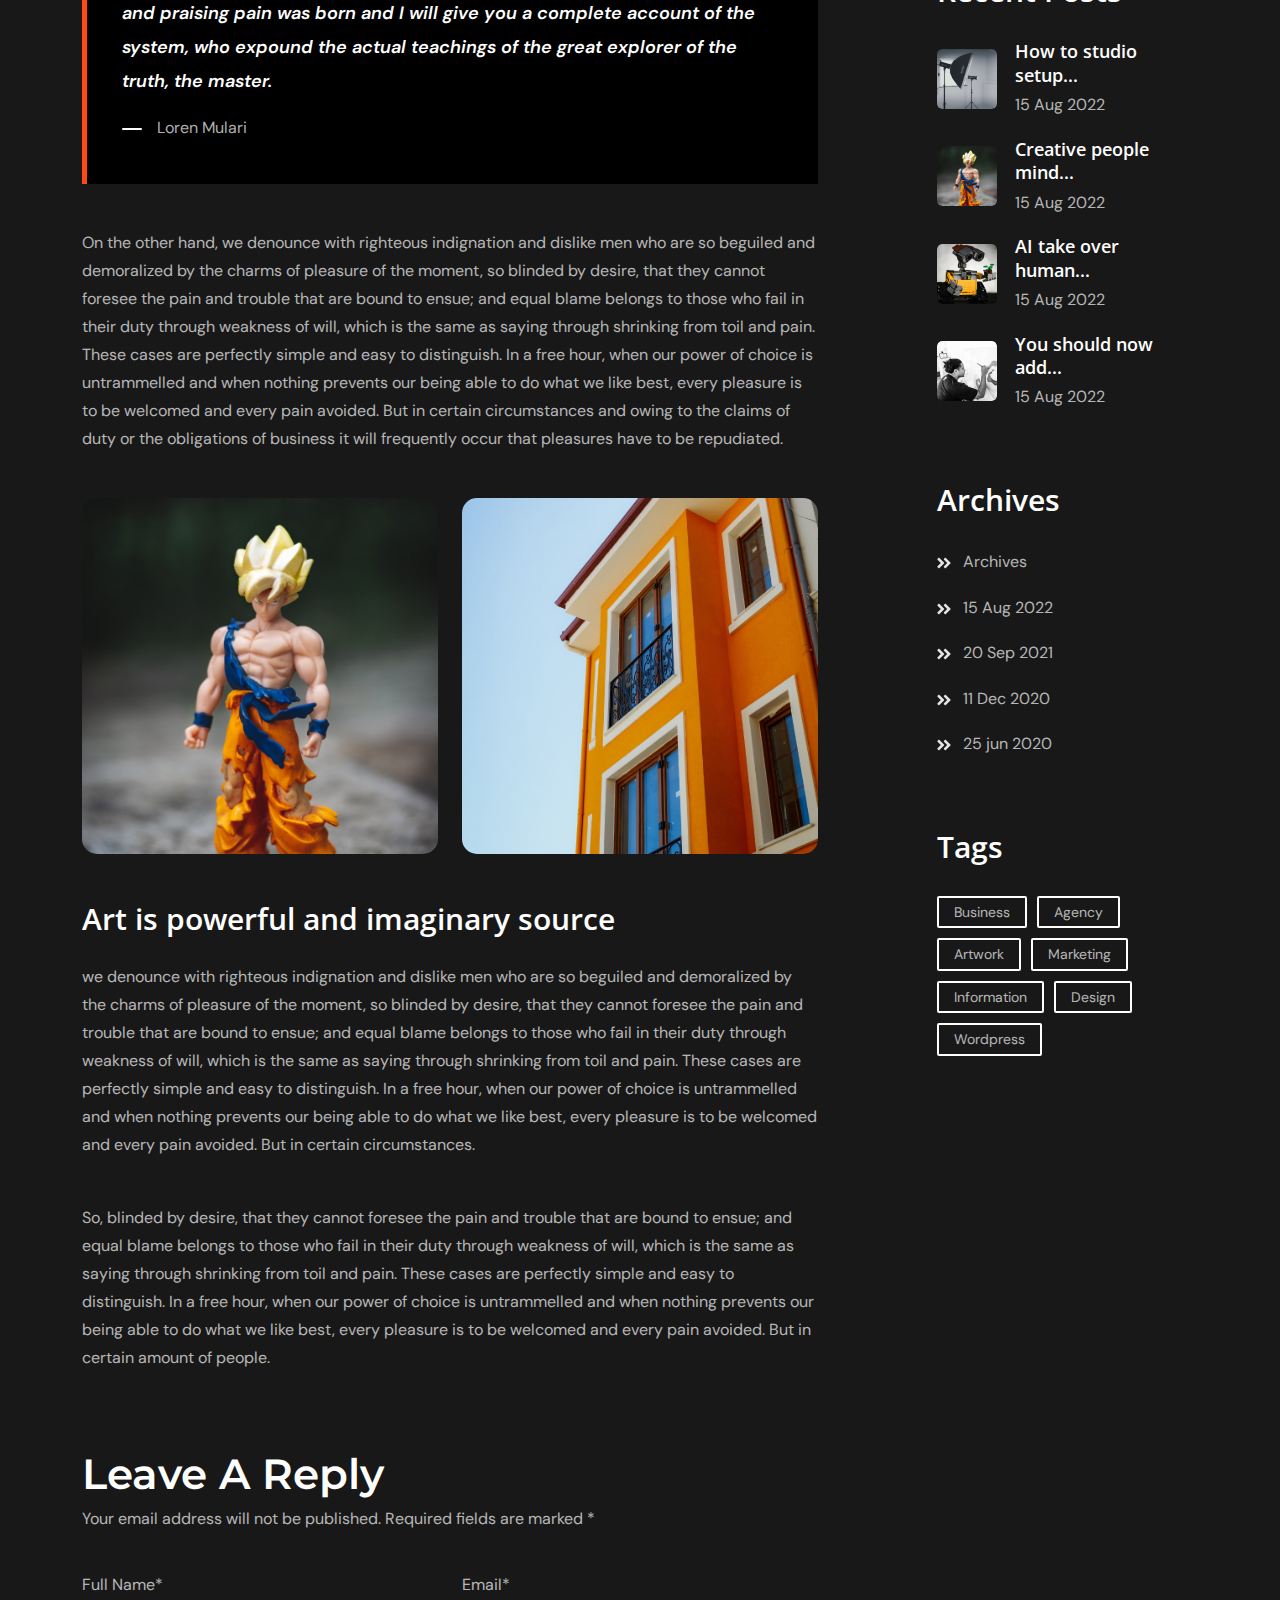
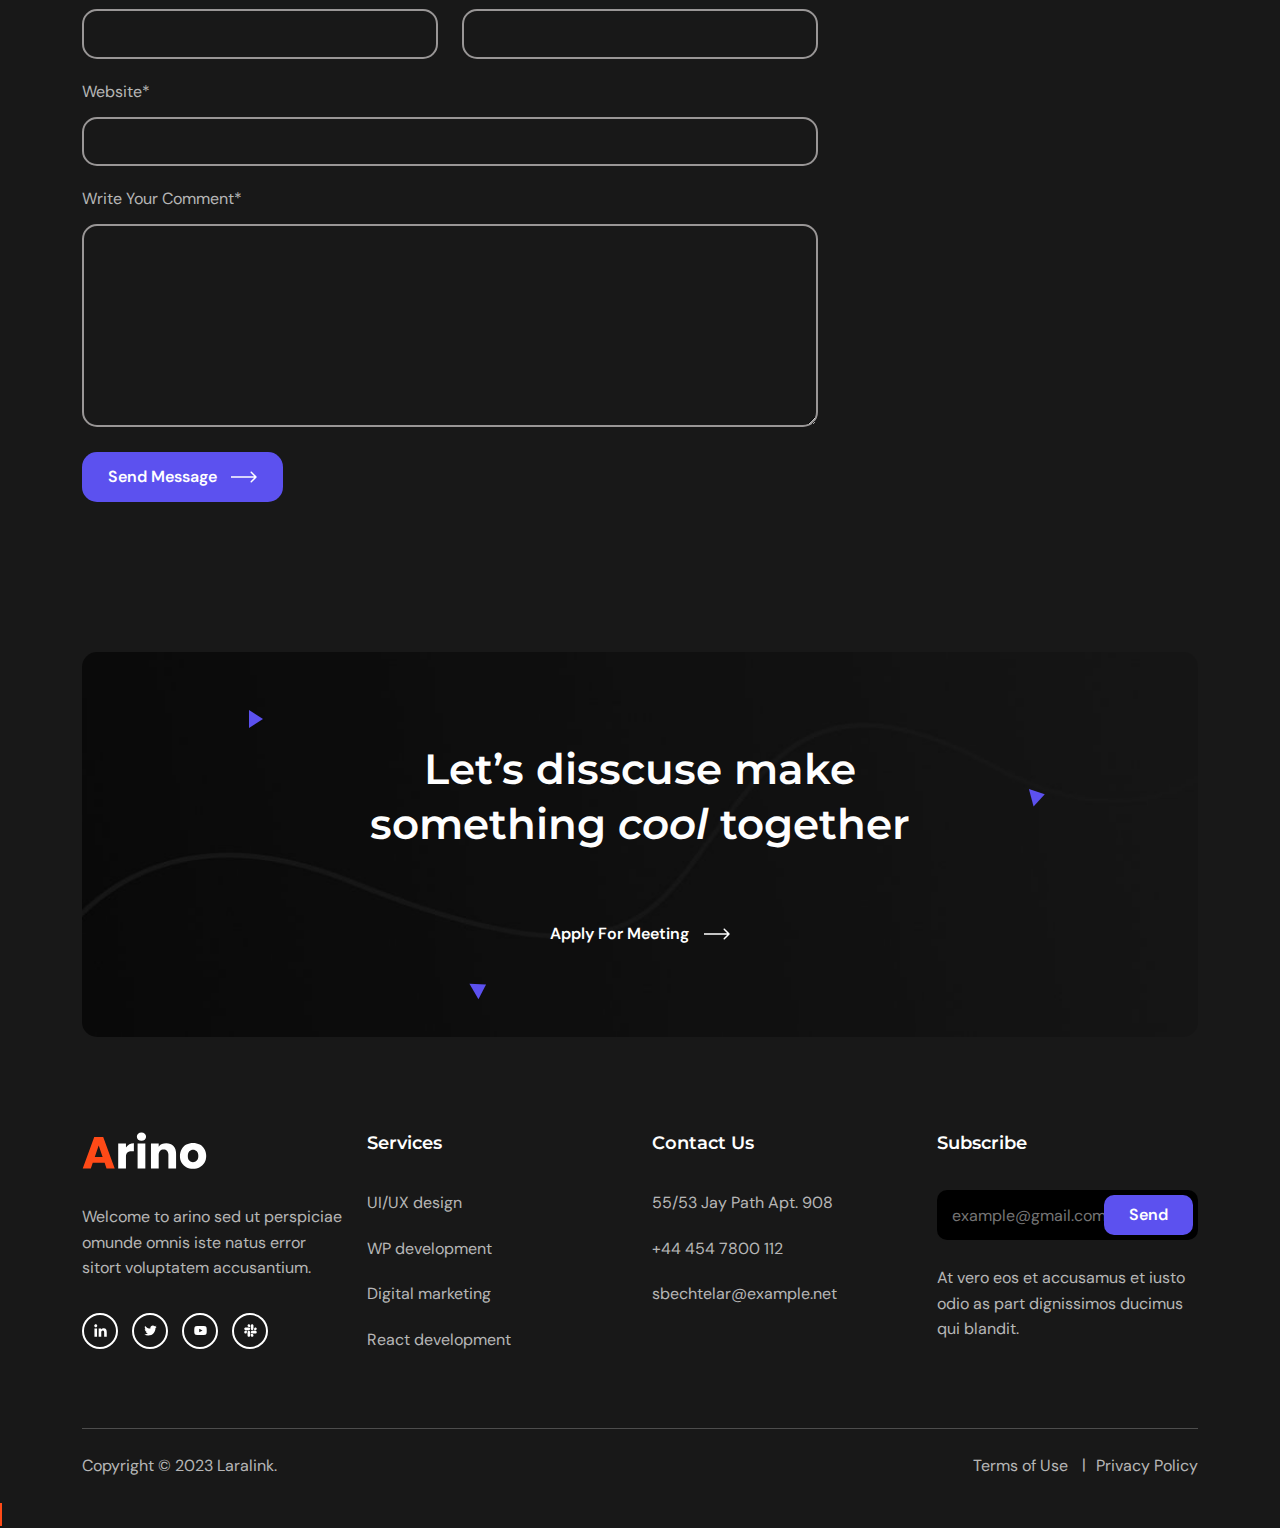
<file: blog-details.html>
<!DOCTYPE html>
<html class="no-js" lang="en">
  <head>
    <!-- Meta Tags -->
    <meta charset="utf-8">
    <meta http-equiv="x-ua-compatible" content="ie=edge">
    <meta name="viewport" content="width=device-width, initial-scale=1">
    <meta name="author" content="Laralink">
    <!-- Favicon Icon -->
    <link rel="icon" href="assets/img/favicon.png">
    <!-- Site Title -->
    <title>Arino - Creative Agency Template</title>
    <link rel="stylesheet" href="assets/css/plugins/bootstrap.min.css">
    <link rel="stylesheet" href="assets/css/plugins/lightgallery.min.css">
    <link rel="stylesheet" href="assets/css/plugins/slick.css">
    <link rel="stylesheet" href="assets/css/plugins/lightgallery.min.css">
    <link rel="stylesheet" href="assets/css/plugins/animate.css">
    <link rel="stylesheet" href="assets/css/style.css">
  </head>
  <body>
    <div class="cs-preloader cs-center">
      <div class="cs-preloader_in"></div>
    </div>
    <!-- Start Header Section -->
    <header class="cs-site_header cs-style1 text-uppercase cs-sticky_header">
      <div class="cs-main_header">
        <div class="container">
          <div class="cs-main_header_in">
            <div class="cs-main_header_left">
              <a class="cs-site_branding" href="index.html">
                <img src="assets/img/logo.svg" alt="Logo">
              </a>
            </div>
            <div class="cs-main_header_center">
              <div class="cs-nav cs-primary_font cs-medium">
                <ul class="cs-nav_list">
                  <li class="menu-item-has-children cs-mega_menu">
                    <a href="index.html">Home</a>
                    <ul class="cs-mega_wrapper">
                      <li>
                        <ul>
                          <li>
                            <a href="index.html" class="cs-nav_list_img">
                              <img src="assets/img/demo/main-home.jpeg" alt="" />
                            </a>
                            <a href="index.html">Main Home</a>
                          </li>
                          <li>
                            <a href="showcase-portfolio.html" class="cs-nav_list_img">
                              <img src="assets/img/demo/showcase.jpeg" alt="" />
                            </a>
                            <a href="showcase-portfolio.html">Showcase Portfolio</a>
                          </li>
                        </ul>
                      </li>
                      <li>
                        <ul>
                          <li>
                            <a href="photography-agency.html" class="cs-nav_list_img">
                              <img src="assets/img/demo/photography-agency.jpeg" alt="" />
                            </a>
                            <a href="photography-agency.html">Photography Agency</a>
                          </li>
                          <li>
                            <a href="case-study-showcase.html" class="cs-nav_list_img">
                              <img src="assets/img/demo/case_study_showcase.jpeg" alt="" />
                            </a>
                            <a href="case-study-showcase.html">Case Study Showcase</a>
                          </li>
                        </ul>
                      </li>
                      <li>
                        <ul>
                          <li>
                            <a href="creative-portfolio.html" class="cs-nav_list_img">
                              <img src="assets/img/demo/portfolio.jpeg" alt="" />
                            </a>
                            <a href="creative-portfolio.html">Creative Portfolio</a>
                          </li>
                        </ul>
                      </li>
                      <li>
                        <ul>
                          <li>
                            <a href="digital-agency.html" class="cs-nav_list_img">
                              <img src="assets/img/demo/digital-agency.jpeg" alt="" />
                            </a>
                            <a href="digital-agency.html">Digital Agency</a>
                          </li>
                        </ul>
                      </li>
                      <li>
                        <ul>
                          <li>
                            <a href="marketing-agency.html" class="cs-nav_list_img">
                              <img src="assets/img/demo/marketing.jpeg" alt="" />
                            </a>
                            <a href="marketing-agency.html">Marketing Agency</a>
                          </li>
                        </ul>
                      </li>
                      <li>
                        <ul>
                          <li>
                            <a href="freelancer-agency.html" class="cs-nav_list_img">
                              <img src="assets/img/demo/freelancer-agency.jpeg" alt="" />
                              <span class="cs-header_badge">New</span>
                            </a>
                            <a href="freelancer-agency.html">Freelancing Agency</a>
                          </li>
                        </ul>
                      </li>
                      <li>
                        <ul>
                          <li>
                            <a href="https://arino-html-rtl.vercel.app" target="_blank" class="cs-nav_list_img">
                              <img src="assets/img/demo/rtl.jpeg" alt="" />
                              <span class="cs-header_badge">New</span>
                            </a>
                            <a href="https://arino-html-rtl.vercel.app" target="_blank">RTL Demo</a>
                          </li>
                        </ul>
                      </li>
                    </ul>
                  </li>
                  <li>
                    <a href="about.html">About</a>
                  </li>
                  <li class="menu-item-has-children">
                    <a href="service.html">Services</a>
                    <ul>
                      <li>
                        <a href="service.html">Services</a>
                      </li>
                      <li>
                        <a href="service-details.html">Service Details</a>
                      </li>
                    </ul>
                  </li>
                  <li class="menu-item-has-children">
                    <a href="portfolio.html">Portfolio</a>
                    <ul>
                      <li>
                        <a href="portfolio.html">Portfolio</a>
                      </li>
                      <li>
                        <a href="portfolio-details.html">Portfolio Details</a>
                      </li>
                    </ul>
                  </li>
                  <li class="menu-item-has-children">
                    <a href="blog.html">Blog</a>
                    <ul>
                      <li>
                        <a href="blog.html">Blog</a>
                      </li>
                      <li>
                        <a href="blog-details.html">Blog Details</a>
                      </li>
                    </ul>
                  </li>
                  <li class="menu-item-has-children">
                    <a href="#">Pages</a>
                    <ul>
                      <li>
                        <a href="contact.html">Contact</a>
                      </li>
                      <li>
                        <a href="team.html">Team</a>
                      </li>
                      <li>
                        <a href="team-details.html">Team Details</a>
                      </li>
                      <li>
                        <a href="case-study.html">Case Study Details</a>
                      </li>
                      <li>
                        <a href="faq.html">FAQ</a>
                      </li>
                    </ul>
                  </li>
                </ul>
              </div>
            </div>
            <div class="cs-main_header_right">
              <div class="cs-toolbox">
                <span class="cs-icon_btn">
                  <span class="cs-icon_btn_in">
                    <span></span>
                    <span></span>
                    <span></span>
                    <span></span>
                  </span>
                </span>
              </div>
            </div>
          </div>
        </div>
      </div>
    </header>
    <div class="cs-side_header">
      <button class="cs-close"></button>
      <div class="cs-side_header_overlay"></div>
      <div class="cs-side_header_in">
        <div class="cs-side_header_shape"></div>
        <a class="cs-site_branding" href="index.html">
          <img src="assets/img/footer_logo.svg" alt="Logo">
        </a>
        <div class="cs-side_header_box">
          <h2 class="cs-side_header_heading">Do you have a project in your <br> mind? Keep connect us. </h2>
        </div>
        <div class="cs-side_header_box">
          <h3 class="cs-side_header_title cs-primary_color">Contact Us</h3>
          <ul class="cs-contact_info cs-style1 cs-mp0">
            <li>
              <svg width="18" height="18" viewBox="0 0 18 18" fill="none" xmlns="http://www.w3.org/2000/svg">
                <path d="M17 12.5C15.75 12.5 14.55 12.3 13.43 11.93C13.08 11.82 12.69 11.9 12.41 12.17L10.21 14.37C7.38 12.93 5.06 10.62 3.62 7.79L5.82 5.58C6.1 5.31 6.18 4.92 6.07 4.57C5.7 3.45 5.5 2.25 5.5 1C5.5 0.45 5.05 0 4.5 0H1C0.45 0 0 0.45 0 1C0 10.39 7.61 18 17 18C17.55 18 18 17.55 18 17V13.5C18 12.95 17.55 12.5 17 12.5ZM9 0V10L12 7H18V0H9Z" fill="#FF4A17" />
              </svg>
              <span>+44 454 7800 112</span>
            </li>
            <li>
              <svg width="20" height="18" viewBox="0 0 20 18" fill="none" xmlns="http://www.w3.org/2000/svg">
                <path d="M20 6.98V16C20 17.1 19.1 18 18 18H2C0.9 18 0 17.1 0 16V4C0 2.9 0.9 2 2 2H12.1C12.04 2.32 12 2.66 12 3C12 4.48 12.65 5.79 13.67 6.71L10 9L2 4V6L10 11L15.3 7.68C15.84 7.88 16.4 8 17 8C18.13 8 19.16 7.61 20 6.98ZM14 3C14 4.66 15.34 6 17 6C18.66 6 20 4.66 20 3C20 1.34 18.66 0 17 0C15.34 0 14 1.34 14 3Z" fill="#FF4A17" />
              </svg>
              <span>infotech@arino.com</span>
            </li>
            <li>
              <svg width="14" height="20" viewBox="0 0 14 20" fill="none" xmlns="http://www.w3.org/2000/svg">
                <path d="M7 0C3.13 0 0 3.13 0 7C0 12.25 7 20 7 20C7 20 14 12.25 14 7C14 3.13 10.87 0 7 0ZM7 9.5C5.62 9.5 4.5 8.38 4.5 7C4.5 5.62 5.62 4.5 7 4.5C8.38 4.5 9.5 5.62 9.5 7C9.5 8.38 8.38 9.5 7 9.5Z" fill="#FF4A17" />
              </svg>
              <span>50 Wall Street Suite, 44150 <br>Ohio, United States </span>
            </li>
          </ul>
        </div>
        <div class="cs-side_header_box">
          <h3 class="cs-side_header_title cs-primary_color">Subscribe</h3>
          <div class="cs-newsletter cs-style1">
            <form action="#" class="cs-newsletter_form">
              <input type="email" class="cs-newsletter_input" placeholder="example@gmail.com">
              <button class="cs-newsletter_btn">
                <span>Send</span>
              </button>
            </form>
            <div class="cs-newsletter_text">At vero eos et accusamus et iusto odio as part dignissimos ducimus qui blandit.</div>
          </div>
        </div>
        <div class="cs-side_header_box">
          <div class="cs-social_btns cs-style1">
            <a href="#" class="cs-center">
              <svg width="15" height="15" viewBox="0 0 15 15" fill="none" xmlns="http://www.w3.org/2000/svg">
                <path d="M4.04799 13.7497H1.45647V5.4043H4.04799V13.7497ZM2.75084 4.2659C1.92215 4.2659 1.25 3.57952 1.25 2.75084C1.25 2.35279 1.40812 1.97105 1.68958 1.68958C1.97105 1.40812 2.35279 1.25 2.75084 1.25C3.14888 1.25 3.53063 1.40812 3.81209 1.68958C4.09355 1.97105 4.25167 2.35279 4.25167 2.75084C4.25167 3.57952 3.57924 4.2659 2.75084 4.2659ZM13.7472 13.7497H11.1613V9.68722C11.1613 8.71903 11.1417 7.4774 9.81389 7.4774C8.46652 7.4774 8.26004 8.5293 8.26004 9.61747V13.7497H5.67132V5.4043H8.15681V6.54269H8.19308C8.53906 5.887 9.38421 5.19503 10.6451 5.19503C13.2679 5.19503 13.75 6.92215 13.75 9.16546V13.7497H13.7472Z" fill="white"></path>
              </svg>
            </a>
            <a href="#" class="cs-center">
              <svg width="13" height="11" viewBox="0 0 13 11" fill="none" xmlns="http://www.w3.org/2000/svg">
                <path d="M11.4651 2.95396C11.4731 3.065 11.4731 3.17606 11.4731 3.2871C11.4731 6.67383 8.89535 10.5761 4.18402 10.5761C2.73255 10.5761 1.38421 10.1557 0.25 9.42608C0.456226 9.44986 0.654494 9.4578 0.868655 9.4578C2.06629 9.4578 3.16879 9.0533 4.04918 8.36326C2.92291 8.33946 1.97906 7.60183 1.65386 6.5866C1.81251 6.61038 1.97112 6.62624 2.1377 6.62624C2.36771 6.62624 2.59774 6.59451 2.81188 6.53901C1.63802 6.30105 0.757595 5.26996 0.757595 4.02472V3.99301C1.09864 4.18336 1.49524 4.30233 1.91558 4.31818C1.22554 3.85814 0.773464 3.07294 0.773464 2.1846C0.773464 1.70872 0.900344 1.27249 1.12244 0.891774C2.38355 2.44635 4.27919 3.46156 6.40481 3.57262C6.36516 3.38226 6.34136 3.184 6.34136 2.9857C6.34136 1.57388 7.4835 0.423828 8.90323 0.423828C9.64086 0.423828 10.3071 0.733156 10.7751 1.23284C11.354 1.1218 11.9093 0.907643 12.401 0.614185C12.2106 1.20906 11.8061 1.70875 11.2748 2.02598C11.7903 1.97049 12.29 1.82769 12.75 1.62942C12.4011 2.13702 11.9648 2.5891 11.4651 2.95396V2.95396Z" fill="white"></path>
              </svg>
            </a>
            <a href="#" class="cs-center">
              <svg width="13" height="9" viewBox="0 0 13 9" fill="none" xmlns="http://www.w3.org/2000/svg">
                <path d="M12.4888 1.48066C12.345 0.939353 11.9215 0.513038 11.3837 0.368362C10.4089 0.105469 6.5 0.105469 6.5 0.105469C6.5 0.105469 2.59116 0.105469 1.61633 0.368362C1.07853 0.513061 0.65496 0.939353 0.5112 1.48066C0.25 2.4618 0.25 4.50887 0.25 4.50887C0.25 4.50887 0.25 6.55595 0.5112 7.53709C0.65496 8.0784 1.07853 8.48695 1.61633 8.63163C2.59116 8.89452 6.5 8.89452 6.5 8.89452C6.5 8.89452 10.4088 8.89452 11.3837 8.63163C11.9215 8.48695 12.345 8.0784 12.4888 7.53709C12.75 6.55595 12.75 4.50887 12.75 4.50887C12.75 4.50887 12.75 2.4618 12.4888 1.48066V1.48066ZM5.22158 6.36746V2.65029L8.48861 4.50892L5.22158 6.36746V6.36746Z" fill="white"></path>
              </svg>
            </a>
            <a href="#" class="cs-center">
              <svg width="13" height="13" viewBox="0 0 13 13" fill="none" xmlns="http://www.w3.org/2000/svg">
                <path d="M2.87612 8.149C2.87612 8.87165 2.28571 9.46205 1.56306 9.46205C0.840402 9.46205 0.25 8.87165 0.25 8.149C0.25 7.42634 0.840402 6.83594 1.56306 6.83594H2.87612V8.149ZM3.53795 8.149C3.53795 7.42634 4.12835 6.83594 4.851 6.83594C5.57366 6.83594 6.16406 7.42634 6.16406 8.149V11.4369C6.16406 12.1596 5.57366 12.75 4.851 12.75C4.12835 12.75 3.53795 12.1596 3.53795 11.4369V8.149ZM4.851 2.87612C4.12835 2.87612 3.53795 2.28571 3.53795 1.56306C3.53795 0.840402 4.12835 0.25 4.851 0.25C5.57366 0.25 6.16406 0.840402 6.16406 1.56306V2.87612H4.851V2.87612ZM4.851 3.53795C5.57366 3.53795 6.16406 4.12835 6.16406 4.851C6.16406 5.57366 5.57366 6.16406 4.851 6.16406H1.56306C0.840402 6.16406 0.25 5.57366 0.25 4.851C0.25 4.12835 0.840402 3.53795 1.56306 3.53795H4.851V3.53795ZM10.1239 4.851C10.1239 4.12835 10.7143 3.53795 11.4369 3.53795C12.1596 3.53795 12.75 4.12835 12.75 4.851C12.75 5.57366 12.1596 6.16406 11.4369 6.16406H10.1239V4.851V4.851ZM9.46205 4.851C9.46205 5.57366 8.87165 6.16406 8.149 6.16406C7.42634 6.16406 6.83594 5.57366 6.83594 4.851V1.56306C6.83594 0.840402 7.42634 0.25 8.149 0.25C8.87165 0.25 9.46205 0.840402 9.46205 1.56306V4.851V4.851ZM8.149 10.1239C8.87165 10.1239 9.46205 10.7143 9.46205 11.4369C9.46205 12.1596 8.87165 12.75 8.149 12.75C7.42634 12.75 6.83594 12.1596 6.83594 11.4369V10.1239H8.149ZM8.149 9.46205C7.42634 9.46205 6.83594 8.87165 6.83594 8.149C6.83594 7.42634 7.42634 6.83594 8.149 6.83594H11.4369C12.1596 6.83594 12.75 7.42634 12.75 8.149C12.75 8.87165 12.1596 9.46205 11.4369 9.46205H8.149Z" fill="white"></path>
              </svg>
            </a>
          </div>
        </div>
      </div>
    </div>
    <!-- End Header Section -->
    <!-- Start Hero -->
    <div class="cs-page_heading cs-style1 cs-center text-center cs-bg" data-src="assets/img/blog_details_hero_bg.jpeg">
      <div class="container">
        <div class="cs-page_heading_in">
          <h1 class="cs-page_title cs-font_50 cs-white_color">Blog Single</h1>
          <ol class="breadcrumb text-uppercase">
            <li class="breadcrumb-item">
              <a href="index.html">Home</a>
            </li>
            <li class="breadcrumb-item active">Blog Single</li>
          </ol>
        </div>
      </div>
    </div>
    <!-- End Hero -->
    <div class="cs-height_150 cs-height_lg_80"></div>
    <!-- Start Blogs -->
    <section>
      <div class="container">
        <div class="row">
          <div class="col-lg-8">
            <div class="cs-post cs-style2">
              <div class="cs-post_thumb cs-radius_15">
                <img src="assets/img/post_5.jpeg" alt="Post" class="w-100 cs-radius_15">
              </div>
              <div class="cs-post_info">
                <div class="cs-post_meta cs-style1 cs-ternary_color cs-semi_bold cs-primary_font">
                  <span class="cs-posted_by">07 Mar 2022</span>
                  <a href="#" class="cs-post_avatar">Tech</a>
                </div>
                <h2 class="cs-post_title">Creative studio programm coming soon</h2>
                <p>Elit scelerisque mauris pellentesque pulvinar pellentesque habitant morbi tristique. Tortor posuere ac ut consequat semper viverra nam libero justo. Mauris commodo quis imperdiet massa tincidunt nunc pulvinar sapien et. Aliquam purus sit amet luctus venenatis lectus magna fringilla urna. Purus sit amet luctus venenatis lectus. Nunc aliquet bibendum enim facilisis. Pretium viverra suspendisse potenti nullam ac tortor vitae.</p>
                <blockquote class="cs-primary_font"> But I must explain to you how all this mistaken idea of denouncing pleasure and praising pain was born and I will give you a complete account of the system, who expound the actual teachings of the great explorer of the truth, the master. <small>Loren Mulari</small>
                </blockquote>
                <p>On the other hand, we denounce with righteous indignation and dislike men who are so beguiled and demoralized by the charms of pleasure of the moment, so blinded by desire, that they cannot foresee the pain and trouble that are bound to ensue; and equal blame belongs to those who fail in their duty through weakness of will, which is the same as saying through shrinking from toil and pain. These cases are perfectly simple and easy to distinguish. In a free hour, when our power of choice is untrammelled and when nothing prevents our being able to do what we like best, every pleasure is to be welcomed and every pain avoided. But in certain circumstances and owing to the claims of duty or the obligations of business it will frequently occur that pleasures have to be repudiated.</p>
                <div class="row">
                  <div class="col-md-6">
                    <img src="assets/img/blog_details_img_1.jpeg" alt="Blog Details" class="cs-radius_15 w-100">
                    <div class="cs-height_45 cs-height_lg_45"></div>
                  </div>
                  <div class="col-md-6">
                    <img src="assets/img/blog_details_img_2.jpeg" alt="Blog Details" class="cs-radius_15 w-100">
                    <div class="cs-height_45 cs-height_lg_45"></div>
                  </div>
                </div>
                <h3>Art is powerful and imaginary source</h3>
                <p>we denounce with righteous indignation and dislike men who are so beguiled and demoralized by the charms of pleasure of the moment, so blinded by desire, that they cannot foresee the pain and trouble that are bound to ensue; and equal blame belongs to those who fail in their duty through weakness of will, which is the same as saying through shrinking from toil and pain. These cases are perfectly simple and easy to distinguish. In a free hour, when our power of choice is untrammelled and when nothing prevents our being able to do what we like best, every pleasure is to be welcomed and every pain avoided. But in certain circumstances.</p>
                <p>So, blinded by desire, that they cannot foresee the pain and trouble that are bound to ensue; and equal blame belongs to those who fail in their duty through weakness of will, which is the same as saying through shrinking from toil and pain. These cases are perfectly simple and easy to distinguish. In a free hour, when our power of choice is untrammelled and when nothing prevents our being able to do what we like best, every pleasure is to be welcomed and every pain avoided. But in certain amount of people.</p>
              </div>
            </div>
            <div class="cs-height_30 cs-height_lg_30"></div>
            <h2 class="cs-font_50 cs-m0">Leave A Reply</h2>
            <div class="cs-height_5 cs-height_lg_5"></div>
            <p class="cs-m0">Your email address will not be published. Required fields are marked *</p>
            <div class="cs-height_40 cs-height_lg_30"></div>
            <form action="#" class="row">
              <div class="col-lg-6">
                <label>Full Name*</label>
                <input type="text" class="cs-form_field">
                <div class="cs-height_20 cs-height_lg_20"></div>
              </div>
              <div class="col-lg-6">
                <label>Email*</label>
                <input type="text" class="cs-form_field">
                <div class="cs-height_20 cs-height_lg_20"></div>
              </div>
              <div class="col-lg-12">
                <label>Website*</label>
                <input type="text" class="cs-form_field">
                <div class="cs-height_20 cs-height_lg_20"></div>
              </div>
              <div class="col-lg-12">
                <label>Write Your Comment*</label>
                <textarea cols="30" rows="7" class="cs-form_field"></textarea>
                <div class="cs-height_25 cs-height_lg_25"></div>
              </div>
              <div class="col-lg-12">
                <button class="cs-btn cs-style1">
                  <span>Send Message</span>
                  <svg width="26" height="12" viewBox="0 0 26 12" fill="none" xmlns="http://www.w3.org/2000/svg">
                    <path d="M25.5303 6.53033C25.8232 6.23744 25.8232 5.76256 25.5303 5.46967L20.7574 0.696699C20.4645 0.403806 19.9896 0.403806 19.6967 0.696699C19.4038 0.989593 19.4038 1.46447 19.6967 1.75736L23.9393 6L19.6967 10.2426C19.4038 10.5355 19.4038 11.0104 19.6967 11.3033C19.9896 11.5962 20.4645 11.5962 20.7574 11.3033L25.5303 6.53033ZM0 6.75H25V5.25H0V6.75Z" fill="currentColor" />
                  </svg>
                </button>
              </div>
            </form>
          </div>
          <div class="col-xl-3 col-lg-4 offset-xl-1">
            <div class="cs-height_0 cs-height_lg_80"></div>
            <div class="cs-sidebar cs-right_sidebar cs-accent_5_bg_2">
              <div class="cs-sidebar_item author_search text-center">
                <div class="cs-author_card">
                  <img src="assets/img/avatar_1.png" alt="Aauthor">
                  <h3>Kuber Jontra</h3>
                  <p>At vero eos et accusamus et iusto odio dignissimos ducimus qui blanditiis praesentium voluptatum.</p>
                </div>
              </div>
              <div class="cs-sidebar_item widget_search">
                <h4 class="cs-sidebar_widget_title">Search</h4>
                <form class="cs-sidebar_search" action="#">
                  <input type="text" placeholder="Search...">
                  <button class="cs-sidebar_search_btn">
                    <svg width="16" height="16" viewBox="0 0 16 16" fill="none" xmlns="http://www.w3.org/2000/svg">
                      <path d="M11.4351 10.0629H10.7124L10.4563 9.81589C11.3528 8.77301 11.8925 7.4191 11.8925 5.94625C11.8925 2.66209 9.23042 0 5.94625 0C2.66209 0 0 2.66209 0 5.94625C0 9.23042 2.66209 11.8925 5.94625 11.8925C7.4191 11.8925 8.77301 11.3528 9.81589 10.4563L10.0629 10.7124V11.4351L14.6369 16L16 14.6369L11.4351 10.0629ZM5.94625 10.0629C3.66838 10.0629 1.82962 8.22413 1.82962 5.94625C1.82962 3.66838 3.66838 1.82962 5.94625 1.82962C8.22413 1.82962 10.0629 3.66838 10.0629 5.94625C10.0629 8.22413 8.22413 10.0629 5.94625 10.0629Z" fill="currentColor" />
                    </svg>
                  </button>
                </form>
              </div>
              <div class="cs-sidebar_item widget_categories">
                <h4 class="cs-sidebar_widget_title">Categories</h4>
                <ul>
                  <li class="cat-item">
                    <a href="#">Corporate</a>
                  </li>
                  <li class="cat-item">
                    <a href="#">Company</a>
                  </li>
                  <li class="cat-item">
                    <a href="#">Search Engine</a>
                  </li>
                  <li class="cat-item">
                    <a href="#">Information</a>
                  </li>
                  <li class="cat-item">
                    <a href="#">Painting</a>
                  </li>
                </ul>
              </div>
              <div class="cs-sidebar_item">
                <h4 class="cs-sidebar_widget_title">Recent Posts</h4>
                <ul class="cs-recent_posts">
                  <li>
                    <div class="cs-recent_post">
                      <a href="#" class="cs-recent_post_thumb">
                        <div class="cs-recent_post_thumb_in cs-bg" data-src="assets/img/recent_post_1.jpeg"></div>
                      </a>
                      <div class="cs-recent_post_info">
                        <h3 class="cs-recent_post_title">
                          <a href="#">How to studio setup...</a>
                        </h3>
                        <div class="cs-recent_post_date cs-primary_40_color">15 Aug 2022</div>
                      </div>
                    </div>
                  </li>
                  <li>
                    <div class="cs-recent_post">
                      <a href="#" class="cs-recent_post_thumb">
                        <div class="cs-recent_post_thumb_in cs-bg" data-src="assets/img/recent_post_2.jpeg"></div>
                      </a>
                      <div class="cs-recent_post_info">
                        <h3 class="cs-recent_post_title">
                          <a href="#">Creative people mind...</a>
                        </h3>
                        <div class="cs-recent_post_date cs-primary_40_color">15 Aug 2022</div>
                      </div>
                    </div>
                  </li>
                  <li>
                    <div class="cs-recent_post">
                      <a href="#" class="cs-recent_post_thumb">
                        <div class="cs-recent_post_thumb_in cs-bg" data-src="assets/img/recent_post_3.jpeg"></div>
                      </a>
                      <div class="cs-recent_post_info">
                        <h3 class="cs-recent_post_title">
                          <a href="#">AI take over human...</a>
                        </h3>
                        <div class="cs-recent_post_date cs-primary_40_color">15 Aug 2022</div>
                      </div>
                    </div>
                  </li>
                  <li>
                    <div class="cs-recent_post">
                      <a href="#" class="cs-recent_post_thumb">
                        <div class="cs-recent_post_thumb_in cs-bg" data-src="assets/img/recent_post_4.jpeg"></div>
                      </a>
                      <div class="cs-recent_post_info">
                        <h3 class="cs-recent_post_title">
                          <a href="#">You should now add...</a>
                        </h3>
                        <div class="cs-recent_post_date cs-primary_40_color">15 Aug 2022</div>
                      </div>
                    </div>
                  </li>
                </ul>
              </div>
              <div class="cs-sidebar_item widget_archive">
                <h4 class="cs-sidebar_widget_title">Archives</h4>
                <ul>
                  <li>
                    <a href="#">Archives</a>
                  </li>
                  <li>
                    <a href="#">15 Aug 2022</a>
                  </li>
                  <li>
                    <a href="#">20 Sep 2021</a>
                  </li>
                  <li>
                    <a href="#">11 Dec 2020</a>
                  </li>
                  <li>
                    <a href="#">25 jun 2020</a>
                  </li>
                </ul>
              </div>
              <div class="cs-sidebar_item widget_tag_cloud">
                <h4 class="cs-sidebar_widget_title">Tags</h4>
                <div class="tagcloud">
                  <a href="#" class="tag-cloud-link">Business</a>
                  <a href="#" class="tag-cloud-link">Agency</a>
                  <a href="#" class="tag-cloud-link">Artwork</a>
                  <a href="#" class="tag-cloud-link">Marketing</a>
                  <a href="#" class="tag-cloud-link">Information</a>
                  <a href="#" class="tag-cloud-link">Design</a>
                  <a href="#" class="tag-cloud-link">Wordpress</a>
                </div>
              </div>
            </div>
          </div>
        </div>
      </div>
    </section>
    <!-- End Blogs -->
    <div class="cs-height_150 cs-height_lg_80"></div>
    <!-- Start CTA -->
    <section>
      <div class="container">
        <div class="cs-cta cs-style1 cs-bg text-center cs-shape_wrap_1 cs-position_1" data-src="assets/img/cta_bg.jpeg">
          <div class="cs-shape_1"></div>
          <div class="cs-shape_1"></div>
          <div class="cs-shape_1"></div>
          <div class="cs-cta_in">
            <h2 class="cs-cta_title cs-semi_bold cs-m0">Let’s disscuse make <br>something <i>cool</i> together </h2>
            <div class="cs-height_70 cs-height_lg_30"></div>
            <a href="contact.html" class="cs-text_btn">
              <span>Apply For Meeting</span>
              <svg width="26" height="12" viewBox="0 0 26 12" fill="none" xmlns="http://www.w3.org/2000/svg">
                <path d="M25.5307 6.53033C25.8236 6.23744 25.8236 5.76256 25.5307 5.46967L20.7577 0.696699C20.4648 0.403806 19.99 0.403806 19.6971 0.696699C19.4042 0.989593 19.4042 1.46447 19.6971 1.75736L23.9397 6L19.6971 10.2426C19.4042 10.5355 19.4042 11.0104 19.6971 11.3033C19.99 11.5962 20.4648 11.5962 20.7577 11.3033L25.5307 6.53033ZM0.000366211 6.75H25.0004V5.25H0.000366211V6.75Z" fill="currentColor" />
              </svg>
            </a>
          </div>
        </div>
      </div>
    </section>
    <!-- End CTA -->
    <!-- Start Footer -->
    <footer class="cs-fooer">
      <div class="cs-fooer_main">
        <div class="container">
          <div class="row">
            <div class="col-lg-3 col-sm-6">
              <div class="cs-footer_item">
                <div class="cs-text_widget">
                  <img src="assets/img/footer_logo.svg" alt="">
                  <p>Welcome to arino sed ut perspiciae omunde omnis iste natus error sitort voluptatem accusantium.</p>
                </div>
                <div class="cs-social_btns cs-style1">
                  <a href="#" class="cs-center">
                    <svg width="15" height="15" viewBox="0 0 15 15" fill="none" xmlns="http://www.w3.org/2000/svg">
                      <path d="M4.04799 13.7497H1.45647V5.4043H4.04799V13.7497ZM2.75084 4.2659C1.92215 4.2659 1.25 3.57952 1.25 2.75084C1.25 2.35279 1.40812 1.97105 1.68958 1.68958C1.97105 1.40812 2.35279 1.25 2.75084 1.25C3.14888 1.25 3.53063 1.40812 3.81209 1.68958C4.09355 1.97105 4.25167 2.35279 4.25167 2.75084C4.25167 3.57952 3.57924 4.2659 2.75084 4.2659ZM13.7472 13.7497H11.1613V9.68722C11.1613 8.71903 11.1417 7.4774 9.81389 7.4774C8.46652 7.4774 8.26004 8.5293 8.26004 9.61747V13.7497H5.67132V5.4043H8.15681V6.54269H8.19308C8.53906 5.887 9.38421 5.19503 10.6451 5.19503C13.2679 5.19503 13.75 6.92215 13.75 9.16546V13.7497H13.7472Z" fill="white" />
                    </svg>
                  </a>
                  <a href="#" class="cs-center">
                    <svg width="13" height="11" viewBox="0 0 13 11" fill="none" xmlns="http://www.w3.org/2000/svg">
                      <path d="M11.4651 2.95396C11.4731 3.065 11.4731 3.17606 11.4731 3.2871C11.4731 6.67383 8.89535 10.5761 4.18402 10.5761C2.73255 10.5761 1.38421 10.1557 0.25 9.42608C0.456226 9.44986 0.654494 9.4578 0.868655 9.4578C2.06629 9.4578 3.16879 9.0533 4.04918 8.36326C2.92291 8.33946 1.97906 7.60183 1.65386 6.5866C1.81251 6.61038 1.97112 6.62624 2.1377 6.62624C2.36771 6.62624 2.59774 6.59451 2.81188 6.53901C1.63802 6.30105 0.757595 5.26996 0.757595 4.02472V3.99301C1.09864 4.18336 1.49524 4.30233 1.91558 4.31818C1.22554 3.85814 0.773464 3.07294 0.773464 2.1846C0.773464 1.70872 0.900344 1.27249 1.12244 0.891774C2.38355 2.44635 4.27919 3.46156 6.40481 3.57262C6.36516 3.38226 6.34136 3.184 6.34136 2.9857C6.34136 1.57388 7.4835 0.423828 8.90323 0.423828C9.64086 0.423828 10.3071 0.733156 10.7751 1.23284C11.354 1.1218 11.9093 0.907643 12.401 0.614185C12.2106 1.20906 11.8061 1.70875 11.2748 2.02598C11.7903 1.97049 12.29 1.82769 12.75 1.62942C12.4011 2.13702 11.9648 2.5891 11.4651 2.95396V2.95396Z" fill="white" />
                    </svg>
                  </a>
                  <a href="#" class="cs-center">
                    <svg width="13" height="9" viewBox="0 0 13 9" fill="none" xmlns="http://www.w3.org/2000/svg">
                      <path d="M12.4888 1.48066C12.345 0.939353 11.9215 0.513038 11.3837 0.368362C10.4089 0.105469 6.5 0.105469 6.5 0.105469C6.5 0.105469 2.59116 0.105469 1.61633 0.368362C1.07853 0.513061 0.65496 0.939353 0.5112 1.48066C0.25 2.4618 0.25 4.50887 0.25 4.50887C0.25 4.50887 0.25 6.55595 0.5112 7.53709C0.65496 8.0784 1.07853 8.48695 1.61633 8.63163C2.59116 8.89452 6.5 8.89452 6.5 8.89452C6.5 8.89452 10.4088 8.89452 11.3837 8.63163C11.9215 8.48695 12.345 8.0784 12.4888 7.53709C12.75 6.55595 12.75 4.50887 12.75 4.50887C12.75 4.50887 12.75 2.4618 12.4888 1.48066V1.48066ZM5.22158 6.36746V2.65029L8.48861 4.50892L5.22158 6.36746V6.36746Z" fill="white" />
                    </svg>
                  </a>
                  <a href="#" class="cs-center">
                    <svg width="13" height="13" viewBox="0 0 13 13" fill="none" xmlns="http://www.w3.org/2000/svg">
                      <path d="M2.87612 8.149C2.87612 8.87165 2.28571 9.46205 1.56306 9.46205C0.840402 9.46205 0.25 8.87165 0.25 8.149C0.25 7.42634 0.840402 6.83594 1.56306 6.83594H2.87612V8.149ZM3.53795 8.149C3.53795 7.42634 4.12835 6.83594 4.851 6.83594C5.57366 6.83594 6.16406 7.42634 6.16406 8.149V11.4369C6.16406 12.1596 5.57366 12.75 4.851 12.75C4.12835 12.75 3.53795 12.1596 3.53795 11.4369V8.149ZM4.851 2.87612C4.12835 2.87612 3.53795 2.28571 3.53795 1.56306C3.53795 0.840402 4.12835 0.25 4.851 0.25C5.57366 0.25 6.16406 0.840402 6.16406 1.56306V2.87612H4.851V2.87612ZM4.851 3.53795C5.57366 3.53795 6.16406 4.12835 6.16406 4.851C6.16406 5.57366 5.57366 6.16406 4.851 6.16406H1.56306C0.840402 6.16406 0.25 5.57366 0.25 4.851C0.25 4.12835 0.840402 3.53795 1.56306 3.53795H4.851V3.53795ZM10.1239 4.851C10.1239 4.12835 10.7143 3.53795 11.4369 3.53795C12.1596 3.53795 12.75 4.12835 12.75 4.851C12.75 5.57366 12.1596 6.16406 11.4369 6.16406H10.1239V4.851V4.851ZM9.46205 4.851C9.46205 5.57366 8.87165 6.16406 8.149 6.16406C7.42634 6.16406 6.83594 5.57366 6.83594 4.851V1.56306C6.83594 0.840402 7.42634 0.25 8.149 0.25C8.87165 0.25 9.46205 0.840402 9.46205 1.56306V4.851V4.851ZM8.149 10.1239C8.87165 10.1239 9.46205 10.7143 9.46205 11.4369C9.46205 12.1596 8.87165 12.75 8.149 12.75C7.42634 12.75 6.83594 12.1596 6.83594 11.4369V10.1239H8.149ZM8.149 9.46205C7.42634 9.46205 6.83594 8.87165 6.83594 8.149C6.83594 7.42634 7.42634 6.83594 8.149 6.83594H11.4369C12.1596 6.83594 12.75 7.42634 12.75 8.149C12.75 8.87165 12.1596 9.46205 11.4369 9.46205H8.149Z" fill="white" />
                    </svg>
                  </a>
                </div>
              </div>
            </div>
            <div class="col-lg-3 col-sm-6">
              <div class="cs-footer_item">
                <h2 class="cs-widget_title">Services</h2>
                <ul class="cs-menu_widget cs-mp0">
                  <li>
                    <a href="service-details.html">UI/UX design</a>
                  </li>
                  <li>
                    <a href="service-details.html">WP development</a>
                  </li>
                  <li>
                    <a href="service-details.html">Digital marketing</a>
                  </li>
                  <li>
                    <a href="service-details.html">React development</a>
                  </li>
                </ul>
              </div>
            </div>
            <div class="col-lg-3 col-sm-6">
              <div class="cs-footer_item">
                <h2 class="cs-widget_title">Contact Us</h2>
                <ul class="cs-menu_widget cs-mp0">
                  <li>55/53 Jay Path Apt. 908</li>
                  <li>+44 454 7800 112</li>
                  <li>sbechtelar@example.net</li>
                </ul>
              </div>
            </div>
            <div class="col-lg-3 col-sm-6">
              <div class="cs-footer_item">
                <h2 class="cs-widget_title">Subscribe</h2>
                <div class="cs-newsletter cs-style1">
                  <form action="#" class="cs-newsletter_form">
                    <input type="email" class="cs-newsletter_input" placeholder="example@gmail.com">
                    <button class="cs-newsletter_btn">
                      <span>Send</span>
                    </button>
                  </form>
                  <div class="cs-newsletter_text">At vero eos et accusamus et iusto odio as part dignissimos ducimus qui blandit.</div>
                </div>
              </div>
            </div>
          </div>
        </div>
      </div>
      <div class="container">
        <div class="cs-bottom_footer">
          <div class="cs-bottom_footer_left">
            <div class="cs-copyright">Copyright © 2023 Laralink.</div>
          </div>
          <div class="cs-bottom_footer_right">
            <ul class="cs-footer_links cs-mp0">
              <li>
                <a href="">Terms of Use</a>
              </li>
              <li>
                <a href="">Privacy Policy</a>
              </li>
            </ul>
          </div>
        </div>
      </div>
    </footer>
    <!-- End Footer -->
    <span class="cs-scrollup">
      <svg width="20" height="20" viewBox="0 0 20 20" fill="none" xmlns="http://www.w3.org/2000/svg">
        <path d="M0 10L1.7625 11.7625L8.75 4.7875V20H11.25V4.7875L18.225 11.775L20 10L10 0L0 10Z" fill="currentColor" />
      </svg>
    </span>
    <!-- Start Video Popup -->
    <div class="cs-video_popup">
      <div class="cs-video_popup_overlay"></div>
      <div class="cs-video_popup_content">
        <div class="cs-video_popup_layer"></div>
        <div class="cs-video_popup_container">
          <div class="cs-video_popup_align">
            <div class="embed-responsive embed-responsive-16by9">
              <iframe class="embed-responsive-item" src="about:blank"></iframe>
            </div>
          </div>
          <div class="cs-video_popup_close"></div>
        </div>
      </div>
    </div>
    <!-- End Video Popup -->
    <!-- Script -->
    <script src="assets/js/plugins/jquery-3.6.0.min.js"></script>
    <script src="assets/js/plugins/isotope.pkg.min.js"></script>
    <script src="assets/js/plugins/jquery.slick.min.js"></script>
    <script src="assets/js/plugins/jquery.counter.min.js"></script>
    <script src="assets/js/plugins/lightgallery.min.js"></script>
    <script src="assets/js/plugins/wow.min.js"></script>
    <script src="assets/js/plugins/gsap.min.js"></script>
    <script src="assets/js/main.js"></script>
  </body>
</html>
</file>
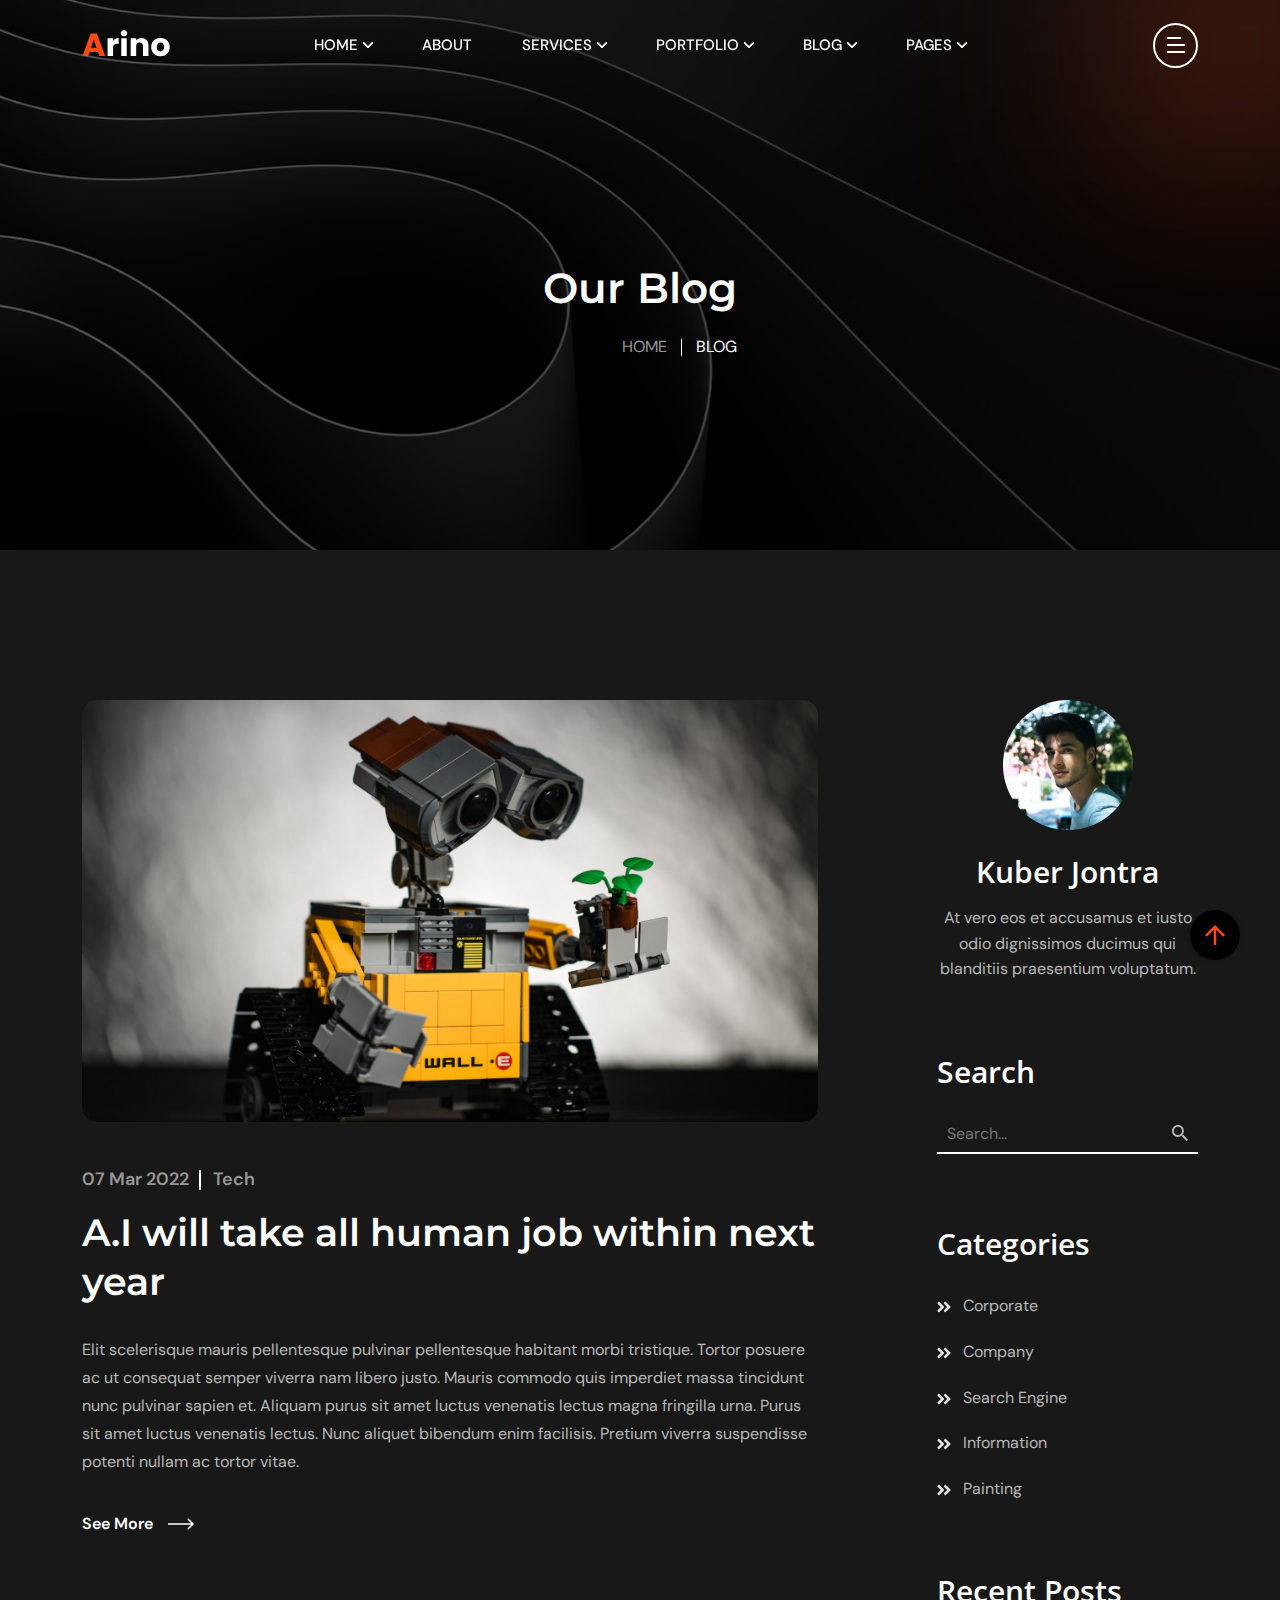
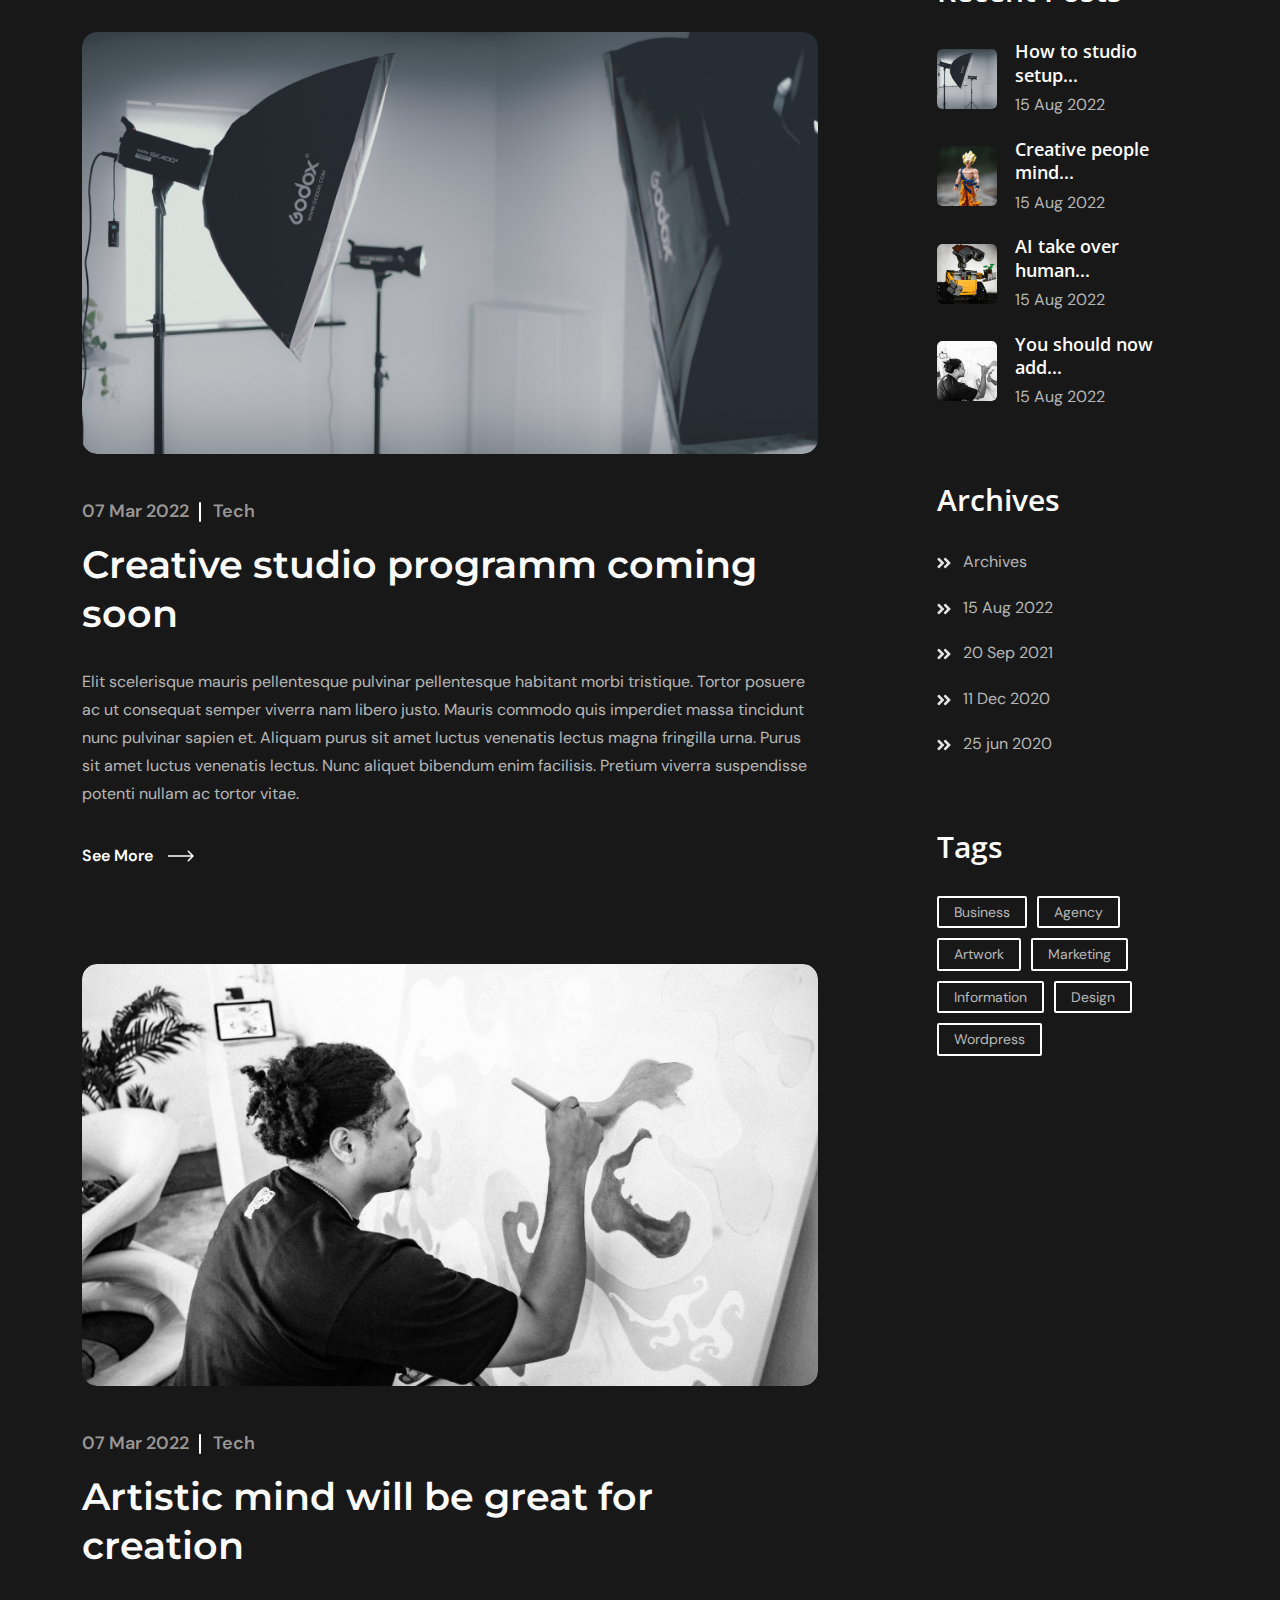
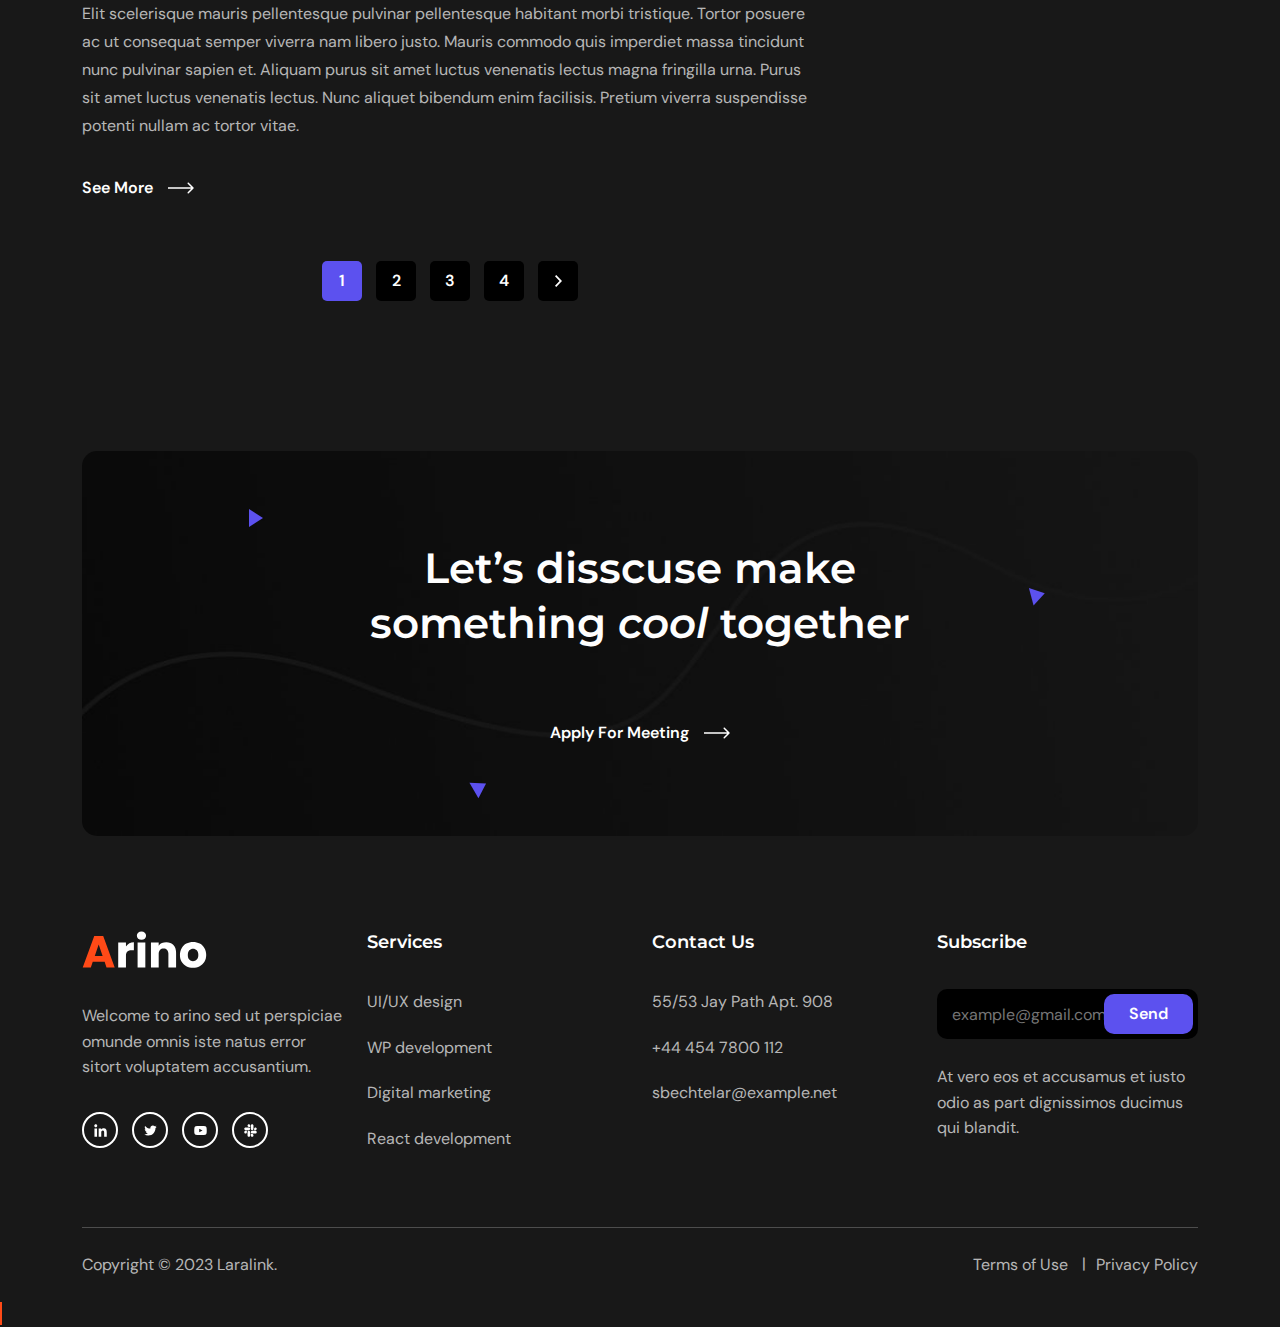
<file: blog.html>
<!DOCTYPE html>
<html class="no-js" lang="en">
  <head>
    <!-- Meta Tags -->
    <meta charset="utf-8">
    <meta http-equiv="x-ua-compatible" content="ie=edge">
    <meta name="viewport" content="width=device-width, initial-scale=1">
    <meta name="author" content="Laralink">
    <!-- Favicon Icon -->
    <link rel="icon" href="assets/img/favicon.png">
    <!-- Site Title -->
    <title>Arino - Creative Agency Template</title>
    <link rel="stylesheet" href="assets/css/plugins/bootstrap.min.css">
    <link rel="stylesheet" href="assets/css/plugins/lightgallery.min.css">
    <link rel="stylesheet" href="assets/css/plugins/slick.css">
    <link rel="stylesheet" href="assets/css/plugins/lightgallery.min.css">
    <link rel="stylesheet" href="assets/css/plugins/animate.css">
    <link rel="stylesheet" href="assets/css/style.css">
  </head>
  <body>
    <div class="cs-preloader cs-center">
      <div class="cs-preloader_in"></div>
    </div>
    <!-- Start Header Section -->
    <header class="cs-site_header cs-style1 text-uppercase cs-sticky_header">
      <div class="cs-main_header">
        <div class="container">
          <div class="cs-main_header_in">
            <div class="cs-main_header_left">
              <a class="cs-site_branding" href="index.html">
                <img src="assets/img/logo.svg" alt="Logo">
              </a>
            </div>
            <div class="cs-main_header_center">
              <div class="cs-nav cs-primary_font cs-medium">
                <ul class="cs-nav_list">
                  <li class="menu-item-has-children cs-mega_menu">
                    <a href="index.html">Home</a>
                    <ul class="cs-mega_wrapper">
                      <li>
                        <ul>
                          <li>
                            <a href="index.html" class="cs-nav_list_img">
                              <img src="assets/img/demo/main-home.jpeg" alt="" />
                            </a>
                            <a href="index.html">Main Home</a>
                          </li>
                          <li>
                            <a href="showcase-portfolio.html" class="cs-nav_list_img">
                              <img src="assets/img/demo/showcase.jpeg" alt="" />
                            </a>
                            <a href="showcase-portfolio.html">Showcase Portfolio</a>
                          </li>
                        </ul>
                      </li>
                      <li>
                        <ul>
                          <li>
                            <a href="photography-agency.html" class="cs-nav_list_img">
                              <img src="assets/img/demo/photography-agency.jpeg" alt="" />
                            </a>
                            <a href="photography-agency.html">Photography Agency</a>
                          </li>
                          <li>
                            <a href="case-study-showcase.html" class="cs-nav_list_img">
                              <img src="assets/img/demo/case_study_showcase.jpeg" alt="" />
                            </a>
                            <a href="case-study-showcase.html">Case Study Showcase</a>
                          </li>
                        </ul>
                      </li>
                      <li>
                        <ul>
                          <li>
                            <a href="creative-portfolio.html" class="cs-nav_list_img">
                              <img src="assets/img/demo/portfolio.jpeg" alt="" />
                            </a>
                            <a href="creative-portfolio.html">Creative Portfolio</a>
                          </li>
                        </ul>
                      </li>
                      <li>
                        <ul>
                          <li>
                            <a href="digital-agency.html" class="cs-nav_list_img">
                              <img src="assets/img/demo/digital-agency.jpeg" alt="" />
                            </a>
                            <a href="digital-agency.html">Digital Agency</a>
                          </li>
                        </ul>
                      </li>
                      <li>
                        <ul>
                          <li>
                            <a href="marketing-agency.html" class="cs-nav_list_img">
                              <img src="assets/img/demo/marketing.jpeg" alt="" />
                            </a>
                            <a href="marketing-agency.html">Marketing Agency</a>
                          </li>
                        </ul>
                      </li>
                      <li>
                        <ul>
                          <li>
                            <a href="freelancer-agency.html" class="cs-nav_list_img">
                              <img src="assets/img/demo/freelancer-agency.jpeg" alt="" />
                              <span class="cs-header_badge">New</span>
                            </a>
                            <a href="freelancer-agency.html">Freelancing Agency</a>
                          </li>
                        </ul>
                      </li>
                      <li>
                        <ul>
                          <li>
                            <a href="https://arino-html-rtl.vercel.app" target="_blank" class="cs-nav_list_img">
                              <img src="assets/img/demo/rtl.jpeg" alt="" />
                              <span class="cs-header_badge">New</span>
                            </a>
                            <a href="https://arino-html-rtl.vercel.app" target="_blank">RTL Demo</a>
                          </li>
                        </ul>
                      </li>
                    </ul>
                  </li>
                  <li>
                    <a href="about.html">About</a>
                  </li>
                  <li class="menu-item-has-children">
                    <a href="service.html">Services</a>
                    <ul>
                      <li>
                        <a href="service.html">Services</a>
                      </li>
                      <li>
                        <a href="service-details.html">Service Details</a>
                      </li>
                    </ul>
                  </li>
                  <li class="menu-item-has-children">
                    <a href="portfolio.html">Portfolio</a>
                    <ul>
                      <li>
                        <a href="portfolio.html">Portfolio</a>
                      </li>
                      <li>
                        <a href="portfolio-details.html">Portfolio Details</a>
                      </li>
                    </ul>
                  </li>
                  <li class="menu-item-has-children">
                    <a href="blog.html">Blog</a>
                    <ul>
                      <li>
                        <a href="blog.html">Blog</a>
                      </li>
                      <li>
                        <a href="blog-details.html">Blog Details</a>
                      </li>
                    </ul>
                  </li>
                  <li class="menu-item-has-children">
                    <a href="#">Pages</a>
                    <ul>
                      <li>
                        <a href="contact.html">Contact</a>
                      </li>
                      <li>
                        <a href="team.html">Team</a>
                      </li>
                      <li>
                        <a href="team-details.html">Team Details</a>
                      </li>
                      <li>
                        <a href="case-study.html">Case Study Details</a>
                      </li>
                      <li>
                        <a href="faq.html">FAQ</a>
                      </li>
                    </ul>
                  </li>
                </ul>
              </div>
            </div>
            <div class="cs-main_header_right">
              <div class="cs-toolbox">
                <span class="cs-icon_btn">
                  <span class="cs-icon_btn_in">
                    <span></span>
                    <span></span>
                    <span></span>
                    <span></span>
                  </span>
                </span>
              </div>
            </div>
          </div>
        </div>
      </div>
    </header>
    <div class="cs-side_header">
      <button class="cs-close"></button>
      <div class="cs-side_header_overlay"></div>
      <div class="cs-side_header_in">
        <div class="cs-side_header_shape"></div>
        <a class="cs-site_branding" href="index.html">
          <img src="assets/img/footer_logo.svg" alt="Logo">
        </a>
        <div class="cs-side_header_box">
          <h2 class="cs-side_header_heading">Do you have a project in your <br> mind? Keep connect us. </h2>
        </div>
        <div class="cs-side_header_box">
          <h3 class="cs-side_header_title cs-primary_color">Contact Us</h3>
          <ul class="cs-contact_info cs-style1 cs-mp0">
            <li>
              <svg width="18" height="18" viewBox="0 0 18 18" fill="none" xmlns="http://www.w3.org/2000/svg">
                <path d="M17 12.5C15.75 12.5 14.55 12.3 13.43 11.93C13.08 11.82 12.69 11.9 12.41 12.17L10.21 14.37C7.38 12.93 5.06 10.62 3.62 7.79L5.82 5.58C6.1 5.31 6.18 4.92 6.07 4.57C5.7 3.45 5.5 2.25 5.5 1C5.5 0.45 5.05 0 4.5 0H1C0.45 0 0 0.45 0 1C0 10.39 7.61 18 17 18C17.55 18 18 17.55 18 17V13.5C18 12.95 17.55 12.5 17 12.5ZM9 0V10L12 7H18V0H9Z" fill="#FF4A17" />
              </svg>
              <span>+44 454 7800 112</span>
            </li>
            <li>
              <svg width="20" height="18" viewBox="0 0 20 18" fill="none" xmlns="http://www.w3.org/2000/svg">
                <path d="M20 6.98V16C20 17.1 19.1 18 18 18H2C0.9 18 0 17.1 0 16V4C0 2.9 0.9 2 2 2H12.1C12.04 2.32 12 2.66 12 3C12 4.48 12.65 5.79 13.67 6.71L10 9L2 4V6L10 11L15.3 7.68C15.84 7.88 16.4 8 17 8C18.13 8 19.16 7.61 20 6.98ZM14 3C14 4.66 15.34 6 17 6C18.66 6 20 4.66 20 3C20 1.34 18.66 0 17 0C15.34 0 14 1.34 14 3Z" fill="#FF4A17" />
              </svg>
              <span>infotech@arino.com</span>
            </li>
            <li>
              <svg width="14" height="20" viewBox="0 0 14 20" fill="none" xmlns="http://www.w3.org/2000/svg">
                <path d="M7 0C3.13 0 0 3.13 0 7C0 12.25 7 20 7 20C7 20 14 12.25 14 7C14 3.13 10.87 0 7 0ZM7 9.5C5.62 9.5 4.5 8.38 4.5 7C4.5 5.62 5.62 4.5 7 4.5C8.38 4.5 9.5 5.62 9.5 7C9.5 8.38 8.38 9.5 7 9.5Z" fill="#FF4A17" />
              </svg>
              <span>50 Wall Street Suite, 44150 <br>Ohio, United States </span>
            </li>
          </ul>
        </div>
        <div class="cs-side_header_box">
          <h3 class="cs-side_header_title cs-primary_color">Subscribe</h3>
          <div class="cs-newsletter cs-style1">
            <form action="#" class="cs-newsletter_form">
              <input type="email" class="cs-newsletter_input" placeholder="example@gmail.com">
              <button class="cs-newsletter_btn">
                <span>Send</span>
              </button>
            </form>
            <div class="cs-newsletter_text">At vero eos et accusamus et iusto odio as part dignissimos ducimus qui blandit.</div>
          </div>
        </div>
        <div class="cs-side_header_box">
          <div class="cs-social_btns cs-style1">
            <a href="#" class="cs-center">
              <svg width="15" height="15" viewBox="0 0 15 15" fill="none" xmlns="http://www.w3.org/2000/svg">
                <path d="M4.04799 13.7497H1.45647V5.4043H4.04799V13.7497ZM2.75084 4.2659C1.92215 4.2659 1.25 3.57952 1.25 2.75084C1.25 2.35279 1.40812 1.97105 1.68958 1.68958C1.97105 1.40812 2.35279 1.25 2.75084 1.25C3.14888 1.25 3.53063 1.40812 3.81209 1.68958C4.09355 1.97105 4.25167 2.35279 4.25167 2.75084C4.25167 3.57952 3.57924 4.2659 2.75084 4.2659ZM13.7472 13.7497H11.1613V9.68722C11.1613 8.71903 11.1417 7.4774 9.81389 7.4774C8.46652 7.4774 8.26004 8.5293 8.26004 9.61747V13.7497H5.67132V5.4043H8.15681V6.54269H8.19308C8.53906 5.887 9.38421 5.19503 10.6451 5.19503C13.2679 5.19503 13.75 6.92215 13.75 9.16546V13.7497H13.7472Z" fill="white"></path>
              </svg>
            </a>
            <a href="#" class="cs-center">
              <svg width="13" height="11" viewBox="0 0 13 11" fill="none" xmlns="http://www.w3.org/2000/svg">
                <path d="M11.4651 2.95396C11.4731 3.065 11.4731 3.17606 11.4731 3.2871C11.4731 6.67383 8.89535 10.5761 4.18402 10.5761C2.73255 10.5761 1.38421 10.1557 0.25 9.42608C0.456226 9.44986 0.654494 9.4578 0.868655 9.4578C2.06629 9.4578 3.16879 9.0533 4.04918 8.36326C2.92291 8.33946 1.97906 7.60183 1.65386 6.5866C1.81251 6.61038 1.97112 6.62624 2.1377 6.62624C2.36771 6.62624 2.59774 6.59451 2.81188 6.53901C1.63802 6.30105 0.757595 5.26996 0.757595 4.02472V3.99301C1.09864 4.18336 1.49524 4.30233 1.91558 4.31818C1.22554 3.85814 0.773464 3.07294 0.773464 2.1846C0.773464 1.70872 0.900344 1.27249 1.12244 0.891774C2.38355 2.44635 4.27919 3.46156 6.40481 3.57262C6.36516 3.38226 6.34136 3.184 6.34136 2.9857C6.34136 1.57388 7.4835 0.423828 8.90323 0.423828C9.64086 0.423828 10.3071 0.733156 10.7751 1.23284C11.354 1.1218 11.9093 0.907643 12.401 0.614185C12.2106 1.20906 11.8061 1.70875 11.2748 2.02598C11.7903 1.97049 12.29 1.82769 12.75 1.62942C12.4011 2.13702 11.9648 2.5891 11.4651 2.95396V2.95396Z" fill="white"></path>
              </svg>
            </a>
            <a href="#" class="cs-center">
              <svg width="13" height="9" viewBox="0 0 13 9" fill="none" xmlns="http://www.w3.org/2000/svg">
                <path d="M12.4888 1.48066C12.345 0.939353 11.9215 0.513038 11.3837 0.368362C10.4089 0.105469 6.5 0.105469 6.5 0.105469C6.5 0.105469 2.59116 0.105469 1.61633 0.368362C1.07853 0.513061 0.65496 0.939353 0.5112 1.48066C0.25 2.4618 0.25 4.50887 0.25 4.50887C0.25 4.50887 0.25 6.55595 0.5112 7.53709C0.65496 8.0784 1.07853 8.48695 1.61633 8.63163C2.59116 8.89452 6.5 8.89452 6.5 8.89452C6.5 8.89452 10.4088 8.89452 11.3837 8.63163C11.9215 8.48695 12.345 8.0784 12.4888 7.53709C12.75 6.55595 12.75 4.50887 12.75 4.50887C12.75 4.50887 12.75 2.4618 12.4888 1.48066V1.48066ZM5.22158 6.36746V2.65029L8.48861 4.50892L5.22158 6.36746V6.36746Z" fill="white"></path>
              </svg>
            </a>
            <a href="#" class="cs-center">
              <svg width="13" height="13" viewBox="0 0 13 13" fill="none" xmlns="http://www.w3.org/2000/svg">
                <path d="M2.87612 8.149C2.87612 8.87165 2.28571 9.46205 1.56306 9.46205C0.840402 9.46205 0.25 8.87165 0.25 8.149C0.25 7.42634 0.840402 6.83594 1.56306 6.83594H2.87612V8.149ZM3.53795 8.149C3.53795 7.42634 4.12835 6.83594 4.851 6.83594C5.57366 6.83594 6.16406 7.42634 6.16406 8.149V11.4369C6.16406 12.1596 5.57366 12.75 4.851 12.75C4.12835 12.75 3.53795 12.1596 3.53795 11.4369V8.149ZM4.851 2.87612C4.12835 2.87612 3.53795 2.28571 3.53795 1.56306C3.53795 0.840402 4.12835 0.25 4.851 0.25C5.57366 0.25 6.16406 0.840402 6.16406 1.56306V2.87612H4.851V2.87612ZM4.851 3.53795C5.57366 3.53795 6.16406 4.12835 6.16406 4.851C6.16406 5.57366 5.57366 6.16406 4.851 6.16406H1.56306C0.840402 6.16406 0.25 5.57366 0.25 4.851C0.25 4.12835 0.840402 3.53795 1.56306 3.53795H4.851V3.53795ZM10.1239 4.851C10.1239 4.12835 10.7143 3.53795 11.4369 3.53795C12.1596 3.53795 12.75 4.12835 12.75 4.851C12.75 5.57366 12.1596 6.16406 11.4369 6.16406H10.1239V4.851V4.851ZM9.46205 4.851C9.46205 5.57366 8.87165 6.16406 8.149 6.16406C7.42634 6.16406 6.83594 5.57366 6.83594 4.851V1.56306C6.83594 0.840402 7.42634 0.25 8.149 0.25C8.87165 0.25 9.46205 0.840402 9.46205 1.56306V4.851V4.851ZM8.149 10.1239C8.87165 10.1239 9.46205 10.7143 9.46205 11.4369C9.46205 12.1596 8.87165 12.75 8.149 12.75C7.42634 12.75 6.83594 12.1596 6.83594 11.4369V10.1239H8.149ZM8.149 9.46205C7.42634 9.46205 6.83594 8.87165 6.83594 8.149C6.83594 7.42634 7.42634 6.83594 8.149 6.83594H11.4369C12.1596 6.83594 12.75 7.42634 12.75 8.149C12.75 8.87165 12.1596 9.46205 11.4369 9.46205H8.149Z" fill="white"></path>
              </svg>
            </a>
          </div>
        </div>
      </div>
    </div>
    <!-- End Header Section -->
    <!-- Start Hero -->
    <div class="cs-page_heading cs-style1 cs-center text-center cs-bg" data-src="assets/img/blog_hero_bg.jpeg">
      <div class="container">
        <div class="cs-page_heading_in">
          <h1 class="cs-page_title cs-font_50 cs-white_color">Our Blog</h1>
          <ol class="breadcrumb text-uppercase">
            <li class="breadcrumb-item">
              <a href="index.html">Home</a>
            </li>
            <li class="breadcrumb-item active">Blog</li>
          </ol>
        </div>
      </div>
    </div>
    <!-- End Hero -->
    <div class="cs-height_150 cs-height_lg_80"></div>
    <!-- Start Blogs -->
    <section>
      <div class="container">
        <div class="row">
          <div class="col-lg-8">
            <div class="cs-post cs-style2">
              <a href="blog-details.html" class="cs-post_thumb cs-radius_15">
                <img src="assets/img/post_4.jpeg" alt="Post" class="w-100 cs-radius_15">
              </a>
              <div class="cs-post_info">
                <div class="cs-post_meta cs-style1 cs-ternary_color cs-semi_bold cs-primary_font">
                  <span class="cs-posted_by">07 Mar 2022</span>
                  <a href="#" class="cs-post_avatar">Tech</a>
                </div>
                <h2 class="cs-post_title">
                  <a href="#">A.I will take all human job within next year</a>
                </h2>
                <div class="cs-post_sub_title">Elit scelerisque mauris pellentesque pulvinar pellentesque habitant morbi tristique. Tortor posuere ac ut consequat semper viverra nam libero justo. Mauris commodo quis imperdiet massa tincidunt nunc pulvinar sapien et. Aliquam purus sit amet luctus venenatis lectus magna fringilla urna. Purus sit amet luctus venenatis lectus. Nunc aliquet bibendum enim facilisis. Pretium viverra suspendisse potenti nullam ac tortor vitae.</div>
                <a href="blog-details.html" class="cs-text_btn">
                  <span>See More</span>
                  <svg width="26" height="12" viewBox="0 0 26 12" fill="none" xmlns="http://www.w3.org/2000/svg">
                    <path d="M25.5307 6.53033C25.8236 6.23744 25.8236 5.76256 25.5307 5.46967L20.7577 0.696699C20.4648 0.403806 19.99 0.403806 19.6971 0.696699C19.4042 0.989593 19.4042 1.46447 19.6971 1.75736L23.9397 6L19.6971 10.2426C19.4042 10.5355 19.4042 11.0104 19.6971 11.3033C19.99 11.5962 20.4648 11.5962 20.7577 11.3033L25.5307 6.53033ZM0.000366211 6.75H25.0004V5.25H0.000366211V6.75Z" fill="currentColor" />
                  </svg>
                </a>
              </div>
            </div>
            <div class="cs-height_95 cs-height_lg_60"></div>
            <div class="cs-post cs-style2">
              <a href="blog-details.html" class="cs-post_thumb cs-radius_15">
                <img src="assets/img/post_5.jpeg" alt="Post" class="w-100 cs-radius_15">
              </a>
              <div class="cs-post_info">
                <div class="cs-post_meta cs-style1 cs-ternary_color cs-semi_bold cs-primary_font">
                  <span class="cs-posted_by">07 Mar 2022</span>
                  <a href="#" class="cs-post_avatar">Tech</a>
                </div>
                <h2 class="cs-post_title">
                  <a href="#">Creative studio programm coming soon</a>
                </h2>
                <div class="cs-post_sub_title">Elit scelerisque mauris pellentesque pulvinar pellentesque habitant morbi tristique. Tortor posuere ac ut consequat semper viverra nam libero justo. Mauris commodo quis imperdiet massa tincidunt nunc pulvinar sapien et. Aliquam purus sit amet luctus venenatis lectus magna fringilla urna. Purus sit amet luctus venenatis lectus. Nunc aliquet bibendum enim facilisis. Pretium viverra suspendisse potenti nullam ac tortor vitae.</div>
                <a href="blog-details.html" class="cs-text_btn">
                  <span>See More</span>
                  <svg width="26" height="12" viewBox="0 0 26 12" fill="none" xmlns="http://www.w3.org/2000/svg">
                    <path d="M25.5307 6.53033C25.8236 6.23744 25.8236 5.76256 25.5307 5.46967L20.7577 0.696699C20.4648 0.403806 19.99 0.403806 19.6971 0.696699C19.4042 0.989593 19.4042 1.46447 19.6971 1.75736L23.9397 6L19.6971 10.2426C19.4042 10.5355 19.4042 11.0104 19.6971 11.3033C19.99 11.5962 20.4648 11.5962 20.7577 11.3033L25.5307 6.53033ZM0.000366211 6.75H25.0004V5.25H0.000366211V6.75Z" fill="currentColor" />
                  </svg>
                </a>
              </div>
            </div>
            <div class="cs-height_95 cs-height_lg_60"></div>
            <div class="cs-post cs-style2">
              <a href="blog-details.html" class="cs-post_thumb cs-radius_15">
                <img src="assets/img/post_6.jpeg" alt="Post" class="w-100 cs-radius_15">
              </a>
              <div class="cs-post_info">
                <div class="cs-post_meta cs-style1 cs-ternary_color cs-semi_bold cs-primary_font">
                  <span class="cs-posted_by">07 Mar 2022</span>
                  <a href="#" class="cs-post_avatar">Tech</a>
                </div>
                <h2 class="cs-post_title">
                  <a href="#">Artistic mind will be great for creation</a>
                </h2>
                <div class="cs-post_sub_title">Elit scelerisque mauris pellentesque pulvinar pellentesque habitant morbi tristique. Tortor posuere ac ut consequat semper viverra nam libero justo. Mauris commodo quis imperdiet massa tincidunt nunc pulvinar sapien et. Aliquam purus sit amet luctus venenatis lectus magna fringilla urna. Purus sit amet luctus venenatis lectus. Nunc aliquet bibendum enim facilisis. Pretium viverra suspendisse potenti nullam ac tortor vitae.</div>
                <a href="blog-details.html" class="cs-text_btn">
                  <span>See More</span>
                  <svg width="26" height="12" viewBox="0 0 26 12" fill="none" xmlns="http://www.w3.org/2000/svg">
                    <path d="M25.5307 6.53033C25.8236 6.23744 25.8236 5.76256 25.5307 5.46967L20.7577 0.696699C20.4648 0.403806 19.99 0.403806 19.6971 0.696699C19.4042 0.989593 19.4042 1.46447 19.6971 1.75736L23.9397 6L19.6971 10.2426C19.4042 10.5355 19.4042 11.0104 19.6971 11.3033C19.99 11.5962 20.4648 11.5962 20.7577 11.3033L25.5307 6.53033ZM0.000366211 6.75H25.0004V5.25H0.000366211V6.75Z" fill="currentColor" />
                  </svg>
                </a>
              </div>
            </div>
            <div class="cs-height_60 cs-height_lg_40"></div>
            <ul class="cs-pagination_box cs-center cs-white_color cs-mp0 cs-semi_bold">
              <li>
                <a class="cs-pagination_item cs-center active" href="blog.html">1</a>
              </li>
              <li>
                <a class="cs-pagination_item cs-center" href="blog.html">2</a>
              </li>
              <li>
                <a class="cs-pagination_item cs-center" href="blog.html">3</a>
              </li>
              <li>
                <a class="cs-pagination_item cs-center" href="blog.html">4</a>
              </li>
              <li>
                <a href="#" class="cs-pagination_item cs-center">
                  <svg width="7" height="12" viewBox="0 0 7 12" fill="none" xmlns="http://www.w3.org/2000/svg">
                    <path d="M0 1.272L4.55116 6L0 10.728L1.22442 12L7 6L1.22442 0L0 1.272Z" fill="currentColor" />
                  </svg>
                </a>
              </li>
            </ul>
          </div>
          <div class="col-xl-3 col-lg-4 offset-xl-1">
            <div class="cs-height_0 cs-height_lg_80"></div>
            <div class="cs-sidebar cs-right_sidebar cs-accent_5_bg_2">
              <div class="cs-sidebar_item author_search text-center">
                <div class="cs-author_card">
                  <img src="assets/img/avatar_1.png" alt="Aauthor">
                  <h3>Kuber Jontra</h3>
                  <p>At vero eos et accusamus et iusto odio dignissimos ducimus qui blanditiis praesentium voluptatum.</p>
                </div>
              </div>
              <div class="cs-sidebar_item widget_search">
                <h4 class="cs-sidebar_widget_title">Search</h4>
                <form class="cs-sidebar_search" action="#">
                  <input type="text" placeholder="Search...">
                  <button class="cs-sidebar_search_btn">
                    <svg width="16" height="16" viewBox="0 0 16 16" fill="none" xmlns="http://www.w3.org/2000/svg">
                      <path d="M11.4351 10.0629H10.7124L10.4563 9.81589C11.3528 8.77301 11.8925 7.4191 11.8925 5.94625C11.8925 2.66209 9.23042 0 5.94625 0C2.66209 0 0 2.66209 0 5.94625C0 9.23042 2.66209 11.8925 5.94625 11.8925C7.4191 11.8925 8.77301 11.3528 9.81589 10.4563L10.0629 10.7124V11.4351L14.6369 16L16 14.6369L11.4351 10.0629ZM5.94625 10.0629C3.66838 10.0629 1.82962 8.22413 1.82962 5.94625C1.82962 3.66838 3.66838 1.82962 5.94625 1.82962C8.22413 1.82962 10.0629 3.66838 10.0629 5.94625C10.0629 8.22413 8.22413 10.0629 5.94625 10.0629Z" fill="currentColor" />
                    </svg>
                  </button>
                </form>
              </div>
              <div class="cs-sidebar_item widget_categories">
                <h4 class="cs-sidebar_widget_title">Categories</h4>
                <ul>
                  <li class="cat-item">
                    <a href="#">Corporate</a>
                  </li>
                  <li class="cat-item">
                    <a href="#">Company</a>
                  </li>
                  <li class="cat-item">
                    <a href="#">Search Engine</a>
                  </li>
                  <li class="cat-item">
                    <a href="#">Information</a>
                  </li>
                  <li class="cat-item">
                    <a href="#">Painting</a>
                  </li>
                </ul>
              </div>
              <div class="cs-sidebar_item">
                <h4 class="cs-sidebar_widget_title">Recent Posts</h4>
                <ul class="cs-recent_posts">
                  <li>
                    <div class="cs-recent_post">
                      <a href="#" class="cs-recent_post_thumb">
                        <div class="cs-recent_post_thumb_in cs-bg" data-src="assets/img/recent_post_1.jpeg"></div>
                      </a>
                      <div class="cs-recent_post_info">
                        <h3 class="cs-recent_post_title">
                          <a href="#">How to studio setup...</a>
                        </h3>
                        <div class="cs-recent_post_date cs-primary_40_color">15 Aug 2022</div>
                      </div>
                    </div>
                  </li>
                  <li>
                    <div class="cs-recent_post">
                      <a href="#" class="cs-recent_post_thumb">
                        <div class="cs-recent_post_thumb_in cs-bg" data-src="assets/img/recent_post_2.jpeg"></div>
                      </a>
                      <div class="cs-recent_post_info">
                        <h3 class="cs-recent_post_title">
                          <a href="#">Creative people mind...</a>
                        </h3>
                        <div class="cs-recent_post_date cs-primary_40_color">15 Aug 2022</div>
                      </div>
                    </div>
                  </li>
                  <li>
                    <div class="cs-recent_post">
                      <a href="#" class="cs-recent_post_thumb">
                        <div class="cs-recent_post_thumb_in cs-bg" data-src="assets/img/recent_post_3.jpeg"></div>
                      </a>
                      <div class="cs-recent_post_info">
                        <h3 class="cs-recent_post_title">
                          <a href="#">AI take over human...</a>
                        </h3>
                        <div class="cs-recent_post_date cs-primary_40_color">15 Aug 2022</div>
                      </div>
                    </div>
                  </li>
                  <li>
                    <div class="cs-recent_post">
                      <a href="#" class="cs-recent_post_thumb">
                        <div class="cs-recent_post_thumb_in cs-bg" data-src="assets/img/recent_post_4.jpeg"></div>
                      </a>
                      <div class="cs-recent_post_info">
                        <h3 class="cs-recent_post_title">
                          <a href="#">You should now add...</a>
                        </h3>
                        <div class="cs-recent_post_date cs-primary_40_color">15 Aug 2022</div>
                      </div>
                    </div>
                  </li>
                </ul>
              </div>
              <div class="cs-sidebar_item widget_archive">
                <h4 class="cs-sidebar_widget_title">Archives</h4>
                <ul>
                  <li>
                    <a href="#">Archives</a>
                  </li>
                  <li>
                    <a href="#">15 Aug 2022</a>
                  </li>
                  <li>
                    <a href="#">20 Sep 2021</a>
                  </li>
                  <li>
                    <a href="#">11 Dec 2020</a>
                  </li>
                  <li>
                    <a href="#">25 jun 2020</a>
                  </li>
                </ul>
              </div>
              <div class="cs-sidebar_item widget_tag_cloud">
                <h4 class="cs-sidebar_widget_title">Tags</h4>
                <div class="tagcloud">
                  <a href="#" class="tag-cloud-link">Business</a>
                  <a href="#" class="tag-cloud-link">Agency</a>
                  <a href="#" class="tag-cloud-link">Artwork</a>
                  <a href="#" class="tag-cloud-link">Marketing</a>
                  <a href="#" class="tag-cloud-link">Information</a>
                  <a href="#" class="tag-cloud-link">Design</a>
                  <a href="#" class="tag-cloud-link">Wordpress</a>
                </div>
              </div>
            </div>
          </div>
        </div>
      </div>
    </section>
    <!-- End Blogs -->
    <div class="cs-height_150 cs-height_lg_80"></div>
    <!-- Start CTA -->
    <section>
      <div class="container">
        <div class="cs-cta cs-style1 cs-bg text-center cs-shape_wrap_1 cs-position_1" data-src="assets/img/cta_bg.jpeg">
          <div class="cs-shape_1"></div>
          <div class="cs-shape_1"></div>
          <div class="cs-shape_1"></div>
          <div class="cs-cta_in">
            <h2 class="cs-cta_title cs-semi_bold cs-m0">Let’s disscuse make <br>something <i>cool</i> together </h2>
            <div class="cs-height_70 cs-height_lg_30"></div>
            <a href="contact.html" class="cs-text_btn">
              <span>Apply For Meeting</span>
              <svg width="26" height="12" viewBox="0 0 26 12" fill="none" xmlns="http://www.w3.org/2000/svg">
                <path d="M25.5307 6.53033C25.8236 6.23744 25.8236 5.76256 25.5307 5.46967L20.7577 0.696699C20.4648 0.403806 19.99 0.403806 19.6971 0.696699C19.4042 0.989593 19.4042 1.46447 19.6971 1.75736L23.9397 6L19.6971 10.2426C19.4042 10.5355 19.4042 11.0104 19.6971 11.3033C19.99 11.5962 20.4648 11.5962 20.7577 11.3033L25.5307 6.53033ZM0.000366211 6.75H25.0004V5.25H0.000366211V6.75Z" fill="currentColor" />
              </svg>
            </a>
          </div>
        </div>
      </div>
    </section>
    <!-- End CTA -->
    <!-- Start Footer -->
    <footer class="cs-fooer">
      <div class="cs-fooer_main">
        <div class="container">
          <div class="row">
            <div class="col-lg-3 col-sm-6">
              <div class="cs-footer_item">
                <div class="cs-text_widget">
                  <img src="assets/img/footer_logo.svg" alt="">
                  <p>Welcome to arino sed ut perspiciae omunde omnis iste natus error sitort voluptatem accusantium.</p>
                </div>
                <div class="cs-social_btns cs-style1">
                  <a href="#" class="cs-center">
                    <svg width="15" height="15" viewBox="0 0 15 15" fill="none" xmlns="http://www.w3.org/2000/svg">
                      <path d="M4.04799 13.7497H1.45647V5.4043H4.04799V13.7497ZM2.75084 4.2659C1.92215 4.2659 1.25 3.57952 1.25 2.75084C1.25 2.35279 1.40812 1.97105 1.68958 1.68958C1.97105 1.40812 2.35279 1.25 2.75084 1.25C3.14888 1.25 3.53063 1.40812 3.81209 1.68958C4.09355 1.97105 4.25167 2.35279 4.25167 2.75084C4.25167 3.57952 3.57924 4.2659 2.75084 4.2659ZM13.7472 13.7497H11.1613V9.68722C11.1613 8.71903 11.1417 7.4774 9.81389 7.4774C8.46652 7.4774 8.26004 8.5293 8.26004 9.61747V13.7497H5.67132V5.4043H8.15681V6.54269H8.19308C8.53906 5.887 9.38421 5.19503 10.6451 5.19503C13.2679 5.19503 13.75 6.92215 13.75 9.16546V13.7497H13.7472Z" fill="white" />
                    </svg>
                  </a>
                  <a href="#" class="cs-center">
                    <svg width="13" height="11" viewBox="0 0 13 11" fill="none" xmlns="http://www.w3.org/2000/svg">
                      <path d="M11.4651 2.95396C11.4731 3.065 11.4731 3.17606 11.4731 3.2871C11.4731 6.67383 8.89535 10.5761 4.18402 10.5761C2.73255 10.5761 1.38421 10.1557 0.25 9.42608C0.456226 9.44986 0.654494 9.4578 0.868655 9.4578C2.06629 9.4578 3.16879 9.0533 4.04918 8.36326C2.92291 8.33946 1.97906 7.60183 1.65386 6.5866C1.81251 6.61038 1.97112 6.62624 2.1377 6.62624C2.36771 6.62624 2.59774 6.59451 2.81188 6.53901C1.63802 6.30105 0.757595 5.26996 0.757595 4.02472V3.99301C1.09864 4.18336 1.49524 4.30233 1.91558 4.31818C1.22554 3.85814 0.773464 3.07294 0.773464 2.1846C0.773464 1.70872 0.900344 1.27249 1.12244 0.891774C2.38355 2.44635 4.27919 3.46156 6.40481 3.57262C6.36516 3.38226 6.34136 3.184 6.34136 2.9857C6.34136 1.57388 7.4835 0.423828 8.90323 0.423828C9.64086 0.423828 10.3071 0.733156 10.7751 1.23284C11.354 1.1218 11.9093 0.907643 12.401 0.614185C12.2106 1.20906 11.8061 1.70875 11.2748 2.02598C11.7903 1.97049 12.29 1.82769 12.75 1.62942C12.4011 2.13702 11.9648 2.5891 11.4651 2.95396V2.95396Z" fill="white" />
                    </svg>
                  </a>
                  <a href="#" class="cs-center">
                    <svg width="13" height="9" viewBox="0 0 13 9" fill="none" xmlns="http://www.w3.org/2000/svg">
                      <path d="M12.4888 1.48066C12.345 0.939353 11.9215 0.513038 11.3837 0.368362C10.4089 0.105469 6.5 0.105469 6.5 0.105469C6.5 0.105469 2.59116 0.105469 1.61633 0.368362C1.07853 0.513061 0.65496 0.939353 0.5112 1.48066C0.25 2.4618 0.25 4.50887 0.25 4.50887C0.25 4.50887 0.25 6.55595 0.5112 7.53709C0.65496 8.0784 1.07853 8.48695 1.61633 8.63163C2.59116 8.89452 6.5 8.89452 6.5 8.89452C6.5 8.89452 10.4088 8.89452 11.3837 8.63163C11.9215 8.48695 12.345 8.0784 12.4888 7.53709C12.75 6.55595 12.75 4.50887 12.75 4.50887C12.75 4.50887 12.75 2.4618 12.4888 1.48066V1.48066ZM5.22158 6.36746V2.65029L8.48861 4.50892L5.22158 6.36746V6.36746Z" fill="white" />
                    </svg>
                  </a>
                  <a href="#" class="cs-center">
                    <svg width="13" height="13" viewBox="0 0 13 13" fill="none" xmlns="http://www.w3.org/2000/svg">
                      <path d="M2.87612 8.149C2.87612 8.87165 2.28571 9.46205 1.56306 9.46205C0.840402 9.46205 0.25 8.87165 0.25 8.149C0.25 7.42634 0.840402 6.83594 1.56306 6.83594H2.87612V8.149ZM3.53795 8.149C3.53795 7.42634 4.12835 6.83594 4.851 6.83594C5.57366 6.83594 6.16406 7.42634 6.16406 8.149V11.4369C6.16406 12.1596 5.57366 12.75 4.851 12.75C4.12835 12.75 3.53795 12.1596 3.53795 11.4369V8.149ZM4.851 2.87612C4.12835 2.87612 3.53795 2.28571 3.53795 1.56306C3.53795 0.840402 4.12835 0.25 4.851 0.25C5.57366 0.25 6.16406 0.840402 6.16406 1.56306V2.87612H4.851V2.87612ZM4.851 3.53795C5.57366 3.53795 6.16406 4.12835 6.16406 4.851C6.16406 5.57366 5.57366 6.16406 4.851 6.16406H1.56306C0.840402 6.16406 0.25 5.57366 0.25 4.851C0.25 4.12835 0.840402 3.53795 1.56306 3.53795H4.851V3.53795ZM10.1239 4.851C10.1239 4.12835 10.7143 3.53795 11.4369 3.53795C12.1596 3.53795 12.75 4.12835 12.75 4.851C12.75 5.57366 12.1596 6.16406 11.4369 6.16406H10.1239V4.851V4.851ZM9.46205 4.851C9.46205 5.57366 8.87165 6.16406 8.149 6.16406C7.42634 6.16406 6.83594 5.57366 6.83594 4.851V1.56306C6.83594 0.840402 7.42634 0.25 8.149 0.25C8.87165 0.25 9.46205 0.840402 9.46205 1.56306V4.851V4.851ZM8.149 10.1239C8.87165 10.1239 9.46205 10.7143 9.46205 11.4369C9.46205 12.1596 8.87165 12.75 8.149 12.75C7.42634 12.75 6.83594 12.1596 6.83594 11.4369V10.1239H8.149ZM8.149 9.46205C7.42634 9.46205 6.83594 8.87165 6.83594 8.149C6.83594 7.42634 7.42634 6.83594 8.149 6.83594H11.4369C12.1596 6.83594 12.75 7.42634 12.75 8.149C12.75 8.87165 12.1596 9.46205 11.4369 9.46205H8.149Z" fill="white" />
                    </svg>
                  </a>
                </div>
              </div>
            </div>
            <div class="col-lg-3 col-sm-6">
              <div class="cs-footer_item">
                <h2 class="cs-widget_title">Services</h2>
                <ul class="cs-menu_widget cs-mp0">
                  <li>
                    <a href="service-details.html">UI/UX design</a>
                  </li>
                  <li>
                    <a href="service-details.html">WP development</a>
                  </li>
                  <li>
                    <a href="service-details.html">Digital marketing</a>
                  </li>
                  <li>
                    <a href="service-details.html">React development</a>
                  </li>
                </ul>
              </div>
            </div>
            <div class="col-lg-3 col-sm-6">
              <div class="cs-footer_item">
                <h2 class="cs-widget_title">Contact Us</h2>
                <ul class="cs-menu_widget cs-mp0">
                  <li>55/53 Jay Path Apt. 908</li>
                  <li>+44 454 7800 112</li>
                  <li>sbechtelar@example.net</li>
                </ul>
              </div>
            </div>
            <div class="col-lg-3 col-sm-6">
              <div class="cs-footer_item">
                <h2 class="cs-widget_title">Subscribe</h2>
                <div class="cs-newsletter cs-style1">
                  <form action="#" class="cs-newsletter_form">
                    <input type="email" class="cs-newsletter_input" placeholder="example@gmail.com">
                    <button class="cs-newsletter_btn">
                      <span>Send</span>
                    </button>
                  </form>
                  <div class="cs-newsletter_text">At vero eos et accusamus et iusto odio as part dignissimos ducimus qui blandit.</div>
                </div>
              </div>
            </div>
          </div>
        </div>
      </div>
      <div class="container">
        <div class="cs-bottom_footer">
          <div class="cs-bottom_footer_left">
            <div class="cs-copyright">Copyright © 2023 Laralink.</div>
          </div>
          <div class="cs-bottom_footer_right">
            <ul class="cs-footer_links cs-mp0">
              <li>
                <a href="">Terms of Use</a>
              </li>
              <li>
                <a href="">Privacy Policy</a>
              </li>
            </ul>
          </div>
        </div>
      </div>
    </footer>
    <!-- End Footer -->
    <span class="cs-scrollup">
      <svg width="20" height="20" viewBox="0 0 20 20" fill="none" xmlns="http://www.w3.org/2000/svg">
        <path d="M0 10L1.7625 11.7625L8.75 4.7875V20H11.25V4.7875L18.225 11.775L20 10L10 0L0 10Z" fill="currentColor" />
      </svg>
    </span>
    <!-- Start Video Popup -->
    <div class="cs-video_popup">
      <div class="cs-video_popup_overlay"></div>
      <div class="cs-video_popup_content">
        <div class="cs-video_popup_layer"></div>
        <div class="cs-video_popup_container">
          <div class="cs-video_popup_align">
            <div class="embed-responsive embed-responsive-16by9">
              <iframe class="embed-responsive-item" src="about:blank"></iframe>
            </div>
          </div>
          <div class="cs-video_popup_close"></div>
        </div>
      </div>
    </div>
    <!-- End Video Popup -->
    <!-- Script -->
    <script src="assets/js/plugins/jquery-3.6.0.min.js"></script>
    <script src="assets/js/plugins/isotope.pkg.min.js"></script>
    <script src="assets/js/plugins/jquery.slick.min.js"></script>
    <script src="assets/js/plugins/jquery.counter.min.js"></script>
    <script src="assets/js/plugins/lightgallery.min.js"></script>
    <script src="assets/js/plugins/wow.min.js"></script>
    <script src="assets/js/plugins/gsap.min.js"></script>
    <script src="assets/js/main.js"></script>
  </body>
</html>
</file>
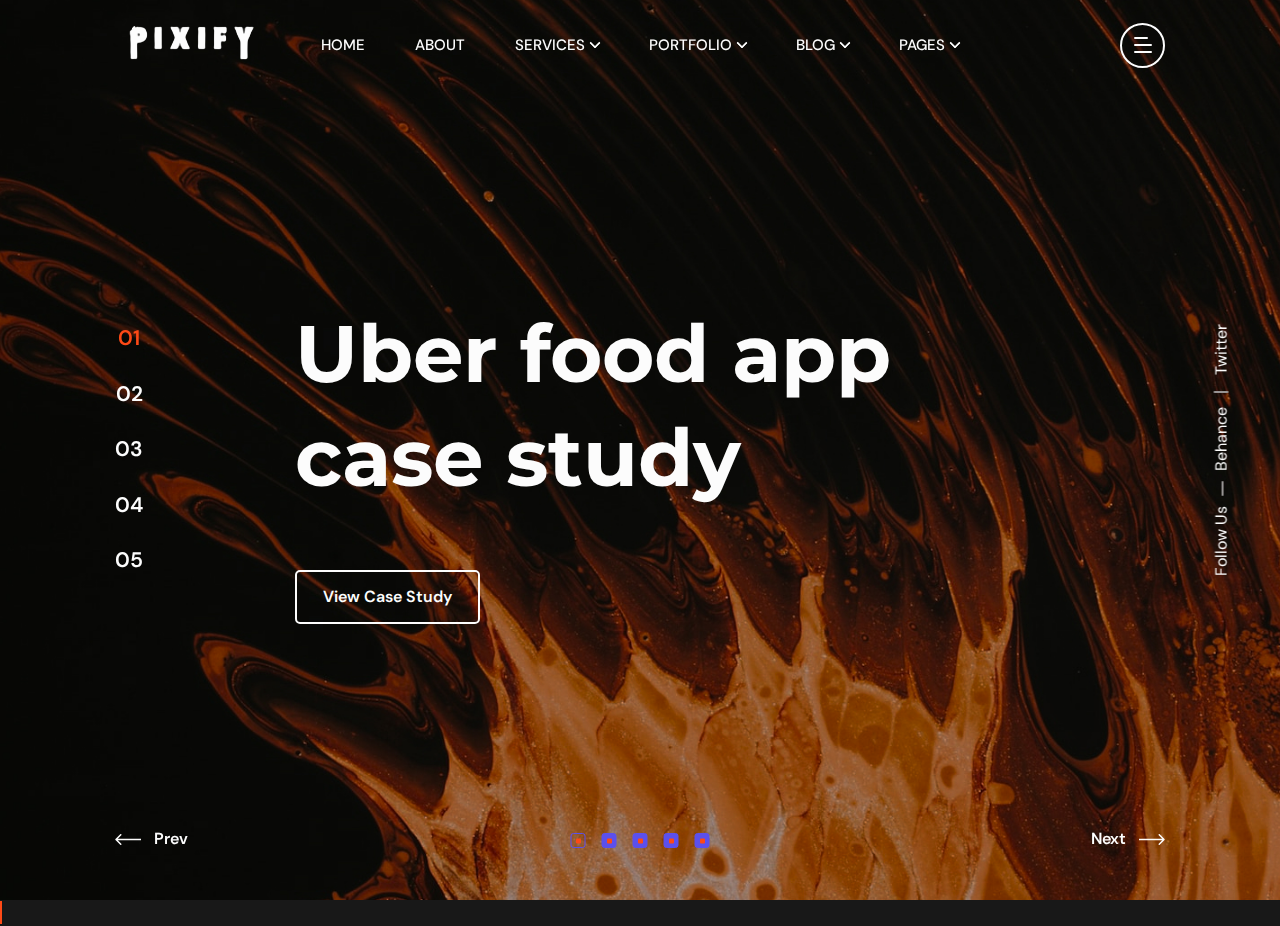
<file: case-study-showcase.html>
<!DOCTYPE html>
<html class="no-js" lang="en">

<head>
  <!-- Meta Tags -->
  <meta charset="utf-8">
  <meta http-equiv="x-ua-compatible" content="ie=edge">
  <meta name="viewport" content="width=device-width, initial-scale=1">
  <meta name="author" content="Laralink">
  <!-- Favicon Icon -->
  <link rel="icon" href="assets/img/favicon.png">
  <!-- Site Title -->
  <title>Pixify</title>
  <link rel="stylesheet" href="assets/css/plugins/bootstrap.min.css">
  <link rel="stylesheet" href="assets/css/plugins/lightgallery.min.css">
  <link rel="stylesheet" href="assets/css/plugins/slick.css">
  <link rel="stylesheet" href="assets/css/plugins/lightgallery.min.css">
  <link rel="stylesheet" href="assets/css/plugins/animate.css">
  <link rel="stylesheet" href="assets/css/plugins/swiper.min.css">
  <link rel="stylesheet" href="assets/css/style.css">
</head>

<body>
  <div class="cs-preloader cs-center">
    <div class="cs-preloader_in"></div>
  </div>
  <!-- Start Header Section -->
  <header class="cs-site_header cs-style1 text-uppercase cs-sticky_header cs-site_header_full_width">
    <div class="cs-main_header">
      <div class="container">
        <div class="cs-main_header_in">
          <div class="cs-main_header_left">
            <a class="cs-site_branding" href="index.html">
              <img src="assets/img/pxy-removebg-preview.png" alt="Logo">
            </a>
          </div>
          <div class="cs-main_header_center">
            <div class="cs-nav cs-primary_font cs-medium">
              <ul class="cs-nav_list">
                <li class="cs-mega_menu">
                  <a href="index.html">Home</a>
                </li>
                <li><a href="about.html">About</a></li>
                <li class="menu-item-has-children"><a href="service.html">Services</a>
                  <ul>
                    <li><a href="service.html">Services</a></li>
                    <li><a href="service-details.html">Service Details</a></li>
                  </ul>
                </li>
                <li class="menu-item-has-children"><a href="portfolio.html">Portfolio</a>
                  <ul>
                    <li><a href="portfolio.html">Portfolio</a></li>
                    <li><a href="portfolio-details.html">Portfolio Details</a></li>
                  </ul>
                </li>
                <li class="menu-item-has-children"><a href="blog.html">Blog</a>
                  <ul>
                    <li><a href="blog.html">Blog</a></li>
                    <li><a href="blog-details.html">Blog Details</a></li>
                  </ul>
                </li>
                <li class="menu-item-has-children"><a href="#">Pages</a>
                  <ul>
                    <li><a href="contact.html">Contact</a></li>
                    <li><a href="team.html">Team</a></li>
                    <li><a href="team-details.html">Team Details</a></li>
                    <li><a href="case-study.html">Case Study Details</a></li>
                    <li><a href="faq.html">FAQ</a></li>
                  </ul>
                </li>
              </ul>
            </div>
          </div>
          <div class="cs-main_header_right">
            <div class="cs-toolbox">
              <span class="cs-icon_btn">
                <span class="cs-icon_btn_in">
                  <span></span>
                  <span></span>
                  <span></span>
                  <span></span>
                </span>
              </span>
            </div>
          </div>
        </div>
      </div>
    </div>
  </header>
  <div class="cs-side_header">
    <button class="cs-close"></button>
    <div class="cs-side_header_overlay"></div>
    <div class="cs-side_header_in">
      <div class="cs-side_header_shape"></div>
      <a class="cs-site_branding" href="index.html">
        <img src="assets/img/pxy-removebg-preview.png" alt="Logo">
      </a>
      <div class="cs-side_header_box">
        <h2 class="cs-side_header_heading">Do you have a project in your  <br> mind? Keep connect us.</h2>
      </div>
      <div class="cs-side_header_box">
        <h3 class="cs-side_header_title cs-primary_color">Contact Us</h3>
        <ul class="cs-contact_info cs-style1 cs-mp0">
          <li>
            <svg width="18" height="18" viewBox="0 0 18 18" fill="none" xmlns="http://www.w3.org/2000/svg">
              <path d="M17 12.5C15.75 12.5 14.55 12.3 13.43 11.93C13.08 11.82 12.69 11.9 12.41 12.17L10.21 14.37C7.38 12.93 5.06 10.62 3.62 7.79L5.82 5.58C6.1 5.31 6.18 4.92 6.07 4.57C5.7 3.45 5.5 2.25 5.5 1C5.5 0.45 5.05 0 4.5 0H1C0.45 0 0 0.45 0 1C0 10.39 7.61 18 17 18C17.55 18 18 17.55 18 17V13.5C18 12.95 17.55 12.5 17 12.5ZM9 0V10L12 7H18V0H9Z" fill="#FF4A17"/>
            </svg>
            <span>+44 454 7800 112</span>
          </li>
          <li>
            <svg width="20" height="18" viewBox="0 0 20 18" fill="none" xmlns="http://www.w3.org/2000/svg">
              <path d="M20 6.98V16C20 17.1 19.1 18 18 18H2C0.9 18 0 17.1 0 16V4C0 2.9 0.9 2 2 2H12.1C12.04 2.32 12 2.66 12 3C12 4.48 12.65 5.79 13.67 6.71L10 9L2 4V6L10 11L15.3 7.68C15.84 7.88 16.4 8 17 8C18.13 8 19.16 7.61 20 6.98ZM14 3C14 4.66 15.34 6 17 6C18.66 6 20 4.66 20 3C20 1.34 18.66 0 17 0C15.34 0 14 1.34 14 3Z" fill="#FF4A17"/>
            </svg>              
            <span>infotech@arino.com</span>
          </li>
          <li>
            <svg width="14" height="20" viewBox="0 0 14 20" fill="none" xmlns="http://www.w3.org/2000/svg">
              <path d="M7 0C3.13 0 0 3.13 0 7C0 12.25 7 20 7 20C7 20 14 12.25 14 7C14 3.13 10.87 0 7 0ZM7 9.5C5.62 9.5 4.5 8.38 4.5 7C4.5 5.62 5.62 4.5 7 4.5C8.38 4.5 9.5 5.62 9.5 7C9.5 8.38 8.38 9.5 7 9.5Z" fill="#FF4A17"/>
            </svg>              
            <span>50 Wall Street Suite, 44150 <br>Ohio, United States</span>
          </li>
        </ul>
      </div>
      <div class="cs-side_header_box">
        <h3 class="cs-side_header_title cs-primary_color">Subscribe</h3>
        <div class="cs-newsletter cs-style1">
          <form action="#" class="cs-newsletter_form">
            <input type="email" class="cs-newsletter_input" placeholder="example@gmail.com">
            <button class="cs-newsletter_btn"><span>Send</span></button>
          </form>
          <div class="cs-newsletter_text">At vero eos et accusamus et iusto odio as part dignissimos ducimus qui blandit.</div>
        </div>
      </div>
      <div class="cs-side_header_box">
        <div class="cs-social_btns cs-style1">
          <a href="#" class="cs-center">
            <svg width="15" height="15" viewBox="0 0 15 15" fill="none" xmlns="http://www.w3.org/2000/svg">
              <path d="M4.04799 13.7497H1.45647V5.4043H4.04799V13.7497ZM2.75084 4.2659C1.92215 4.2659 1.25 3.57952 1.25 2.75084C1.25 2.35279 1.40812 1.97105 1.68958 1.68958C1.97105 1.40812 2.35279 1.25 2.75084 1.25C3.14888 1.25 3.53063 1.40812 3.81209 1.68958C4.09355 1.97105 4.25167 2.35279 4.25167 2.75084C4.25167 3.57952 3.57924 4.2659 2.75084 4.2659ZM13.7472 13.7497H11.1613V9.68722C11.1613 8.71903 11.1417 7.4774 9.81389 7.4774C8.46652 7.4774 8.26004 8.5293 8.26004 9.61747V13.7497H5.67132V5.4043H8.15681V6.54269H8.19308C8.53906 5.887 9.38421 5.19503 10.6451 5.19503C13.2679 5.19503 13.75 6.92215 13.75 9.16546V13.7497H13.7472Z" fill="white"></path>
            </svg> 
          </a>
          <a href="#" class="cs-center">
            <svg width="13" height="11" viewBox="0 0 13 11" fill="none" xmlns="http://www.w3.org/2000/svg">
              <path d="M11.4651 2.95396C11.4731 3.065 11.4731 3.17606 11.4731 3.2871C11.4731 6.67383 8.89535 10.5761 4.18402 10.5761C2.73255 10.5761 1.38421 10.1557 0.25 9.42608C0.456226 9.44986 0.654494 9.4578 0.868655 9.4578C2.06629 9.4578 3.16879 9.0533 4.04918 8.36326C2.92291 8.33946 1.97906 7.60183 1.65386 6.5866C1.81251 6.61038 1.97112 6.62624 2.1377 6.62624C2.36771 6.62624 2.59774 6.59451 2.81188 6.53901C1.63802 6.30105 0.757595 5.26996 0.757595 4.02472V3.99301C1.09864 4.18336 1.49524 4.30233 1.91558 4.31818C1.22554 3.85814 0.773464 3.07294 0.773464 2.1846C0.773464 1.70872 0.900344 1.27249 1.12244 0.891774C2.38355 2.44635 4.27919 3.46156 6.40481 3.57262C6.36516 3.38226 6.34136 3.184 6.34136 2.9857C6.34136 1.57388 7.4835 0.423828 8.90323 0.423828C9.64086 0.423828 10.3071 0.733156 10.7751 1.23284C11.354 1.1218 11.9093 0.907643 12.401 0.614185C12.2106 1.20906 11.8061 1.70875 11.2748 2.02598C11.7903 1.97049 12.29 1.82769 12.75 1.62942C12.4011 2.13702 11.9648 2.5891 11.4651 2.95396V2.95396Z" fill="white"></path>
            </svg>                    
          </a>
          <a href="#" class="cs-center">
            <svg width="13" height="9" viewBox="0 0 13 9" fill="none" xmlns="http://www.w3.org/2000/svg">
              <path d="M12.4888 1.48066C12.345 0.939353 11.9215 0.513038 11.3837 0.368362C10.4089 0.105469 6.5 0.105469 6.5 0.105469C6.5 0.105469 2.59116 0.105469 1.61633 0.368362C1.07853 0.513061 0.65496 0.939353 0.5112 1.48066C0.25 2.4618 0.25 4.50887 0.25 4.50887C0.25 4.50887 0.25 6.55595 0.5112 7.53709C0.65496 8.0784 1.07853 8.48695 1.61633 8.63163C2.59116 8.89452 6.5 8.89452 6.5 8.89452C6.5 8.89452 10.4088 8.89452 11.3837 8.63163C11.9215 8.48695 12.345 8.0784 12.4888 7.53709C12.75 6.55595 12.75 4.50887 12.75 4.50887C12.75 4.50887 12.75 2.4618 12.4888 1.48066V1.48066ZM5.22158 6.36746V2.65029L8.48861 4.50892L5.22158 6.36746V6.36746Z" fill="white"></path>
            </svg>                    
          </a>
          <a href="#" class="cs-center">
            <svg width="13" height="13" viewBox="0 0 13 13" fill="none" xmlns="http://www.w3.org/2000/svg">
              <path d="M2.87612 8.149C2.87612 8.87165 2.28571 9.46205 1.56306 9.46205C0.840402 9.46205 0.25 8.87165 0.25 8.149C0.25 7.42634 0.840402 6.83594 1.56306 6.83594H2.87612V8.149ZM3.53795 8.149C3.53795 7.42634 4.12835 6.83594 4.851 6.83594C5.57366 6.83594 6.16406 7.42634 6.16406 8.149V11.4369C6.16406 12.1596 5.57366 12.75 4.851 12.75C4.12835 12.75 3.53795 12.1596 3.53795 11.4369V8.149ZM4.851 2.87612C4.12835 2.87612 3.53795 2.28571 3.53795 1.56306C3.53795 0.840402 4.12835 0.25 4.851 0.25C5.57366 0.25 6.16406 0.840402 6.16406 1.56306V2.87612H4.851V2.87612ZM4.851 3.53795C5.57366 3.53795 6.16406 4.12835 6.16406 4.851C6.16406 5.57366 5.57366 6.16406 4.851 6.16406H1.56306C0.840402 6.16406 0.25 5.57366 0.25 4.851C0.25 4.12835 0.840402 3.53795 1.56306 3.53795H4.851V3.53795ZM10.1239 4.851C10.1239 4.12835 10.7143 3.53795 11.4369 3.53795C12.1596 3.53795 12.75 4.12835 12.75 4.851C12.75 5.57366 12.1596 6.16406 11.4369 6.16406H10.1239V4.851V4.851ZM9.46205 4.851C9.46205 5.57366 8.87165 6.16406 8.149 6.16406C7.42634 6.16406 6.83594 5.57366 6.83594 4.851V1.56306C6.83594 0.840402 7.42634 0.25 8.149 0.25C8.87165 0.25 9.46205 0.840402 9.46205 1.56306V4.851V4.851ZM8.149 10.1239C8.87165 10.1239 9.46205 10.7143 9.46205 11.4369C9.46205 12.1596 8.87165 12.75 8.149 12.75C7.42634 12.75 6.83594 12.1596 6.83594 11.4369V10.1239H8.149ZM8.149 9.46205C7.42634 9.46205 6.83594 8.87165 6.83594 8.149C6.83594 7.42634 7.42634 6.83594 8.149 6.83594H11.4369C12.1596 6.83594 12.75 7.42634 12.75 8.149C12.75 8.87165 12.1596 9.46205 11.4369 9.46205H8.149Z" fill="white"></path>
            </svg>                    
          </a>
        </div>
      </div>
    </div>
  </div>
  <!-- End Header Section -->
  
  <!-- Start Hero -->
  <div class="cs-fullscreen_swiper_wrap">
    <div class="cs-hero_social_wrap cs-primary_font cs-primary_color">
      <div class="cs-hero_social_title">Follow Us</div>
      <ul class="cs-hero_social_links">
        <li><a href="#">Behance</a></li>
        <li><a href="#">Twitter</a></li>
      </ul>
    </div>
    <div class="swiper cs-fullscreen_swiper_slider">
      <div class="swiper-wrapper">
        <div class="swiper-slide">
          <div class="cs-hero cs-style5">
            <figure class="cs-swiper_parallax_bg" data-src="assets/img/slider_5.jpeg"><img src="assets/img/slider_5.jpeg" alt="Slider" class="cs-entity_img"></figure>
            <div class="cs-hero_text">
              <h2 class="cs-hero_title">Uber food app <br>case study</h2>
              <a href="case-study.html" class="cs-btn cs-style1 cs-type1"><span>View Case Study</span></a>
            </div>
          </div>
        </div>
        <div class="swiper-slide">
          <div class="cs-hero cs-style5">
            <figure class="cs-swiper_parallax_bg" data-src="assets/img/slider_6.jpeg"><img src="assets/img/slider_6.jpeg" alt="Slider" class="cs-entity_img"></figure>
            <div class="cs-hero_text">
              <h2 class="cs-hero_title">Uber food app <br>case study</h2>
              <a href="case-study.html" class="cs-btn cs-style1 cs-type1"><span>View Case Study</span></a>
            </div>
          </div>
        </div>
        <div class="swiper-slide">
          <div class="cs-hero cs-style5">
            <figure class="cs-swiper_parallax_bg" data-src="assets/img/slider_7.jpeg"><img src="assets/img/slider_7.jpeg" alt="Slider" class="cs-entity_img"></figure>
            <div class="cs-hero_text">
              <h2 class="cs-hero_title">Uber food app <br>case study</h2>
              <a href="case-study.html" class="cs-btn cs-style1 cs-type1"><span>View Case Study</span></a>
            </div>
          </div>
        </div>
        <div class="swiper-slide">
          <div class="cs-hero cs-style5">
            <figure class="cs-swiper_parallax_bg" data-src="assets/img/slider_8.jpeg"><img src="assets/img/slider_8.jpeg" alt="Slider" class="cs-entity_img"></figure>
            <div class="cs-hero_text">
              <h2 class="cs-hero_title">Uber food app <br>case study</h2>
              <a href="case-study.html" class="cs-btn cs-style1 cs-type1"><span>View Case Study</span></a>
            </div>
          </div>
        </div>
        <div class="swiper-slide">
          <div class="cs-hero cs-style5">
            <figure class="cs-swiper_parallax_bg" data-src="assets/img/slider_9.jpeg"><img src="assets/img/slider_9.jpeg" alt="Slider" class="cs-entity_img"></figure>
            <div class="cs-hero_text">
              <h2 class="cs-hero_title">Uber food app <br>case study</h2>
              <a href="case-study.html" class="cs-btn cs-style1 cs-type1"><span>View Case Study</span></a>
            </div>
          </div>
        </div>
      </div>
      <div class="cs-swiper_pagination cs-square_shape"></div>
      <div class="cs-swiper_pagination cs-slide_numbers"></div>
      <div class="cs-swiper_button_prev">
        <svg width="26" height="13" viewBox="0 0 26 13" fill="none" xmlns="http://www.w3.org/2000/svg">
          <path d="M0.469791 5.96967C0.176899 6.26256 0.176899 6.73744 0.469791 7.03033L5.24276 11.8033C5.53566 12.0962 6.01053 12.0962 6.30342 11.8033C6.59632 11.5104 6.59632 11.0355 6.30342 10.7426L2.06078 6.5L6.30342 2.25736C6.59632 1.96447 6.59632 1.48959 6.30342 1.1967C6.01053 0.903806 5.53566 0.903806 5.24276 1.1967L0.469791 5.96967ZM26.0001 5.75L1.00012 5.75V7.25L26.0001 7.25V5.75Z" fill="currentColor"/>
        </svg> 
        Prev
      </div>
      <div class="cs-swiper_button_next">
        Next
        <svg width="26" height="13" viewBox="0 0 26 13" fill="none" xmlns="http://www.w3.org/2000/svg">
          <path d="M25.5305 7.03033C25.8233 6.73744 25.8233 6.26256 25.5305 5.96967L20.7575 1.1967C20.4646 0.903806 19.9897 0.903806 19.6968 1.1967C19.4039 1.48959 19.4039 1.96447 19.6968 2.25736L23.9395 6.5L19.6968 10.7426C19.4039 11.0355 19.4039 11.5104 19.6968 11.8033C19.9897 12.0962 20.4646 12.0962 20.7575 11.8033L25.5305 7.03033ZM0.00012207 7.25H25.0001V5.75H0.00012207V7.25Z" fill="currentColor"/>
        </svg> 
      </div>
    </div>
  </div>
  <!-- End Hero -->

  <!-- Start Video Popup -->
  <div class="cs-video_popup">
    <div class="cs-video_popup_overlay"></div>
    <div class="cs-video_popup_content">
      <div class="cs-video_popup_layer"></div>
      <div class="cs-video_popup_container">
        <div class="cs-video_popup_align">
          <div class="embed-responsive embed-responsive-16by9">
            <iframe class="embed-responsive-item" src="about:blank"></iframe>
          </div>
        </div>
        <div class="cs-video_popup_close"></div>
      </div>
    </div>
  </div>
  <!-- End Video Popup -->

  <!-- Script -->
  <script src="assets/js/plugins/jquery-3.6.0.min.js"></script>
  <script src="assets/js/plugins/isotope.pkg.min.js"></script>
  <script src="assets/js/plugins/jquery.slick.min.js"></script>
  <script src="assets/js/plugins/jquery.counter.min.js"></script>
  <script src="assets/js/plugins/lightgallery.min.js"></script>
  <script src="assets/js/plugins/wow.min.js"></script>
  <script src="assets/js/plugins/gsap.min.js"></script>
  <script src="assets/js/plugins/swiper.min.js"></script>
  <script src="assets/js/main.js"></script>
</body>
</html>
</file>
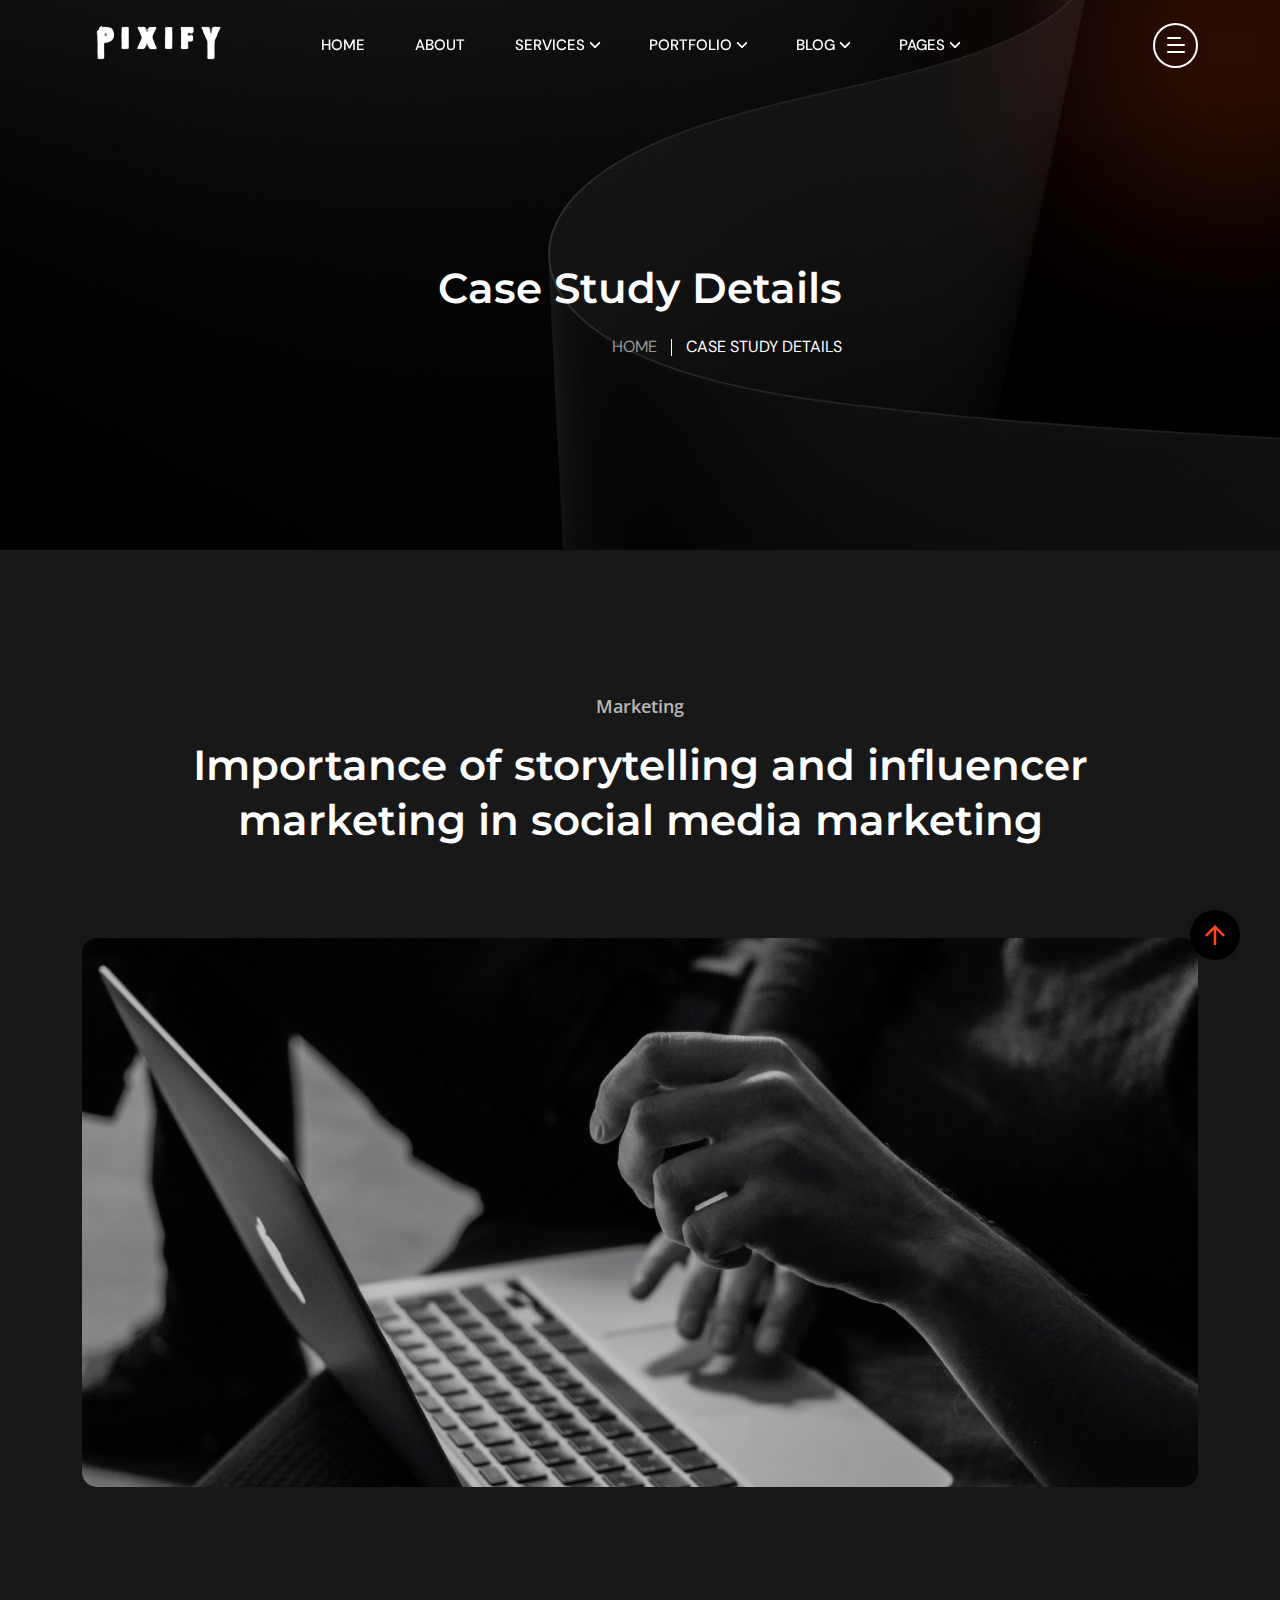
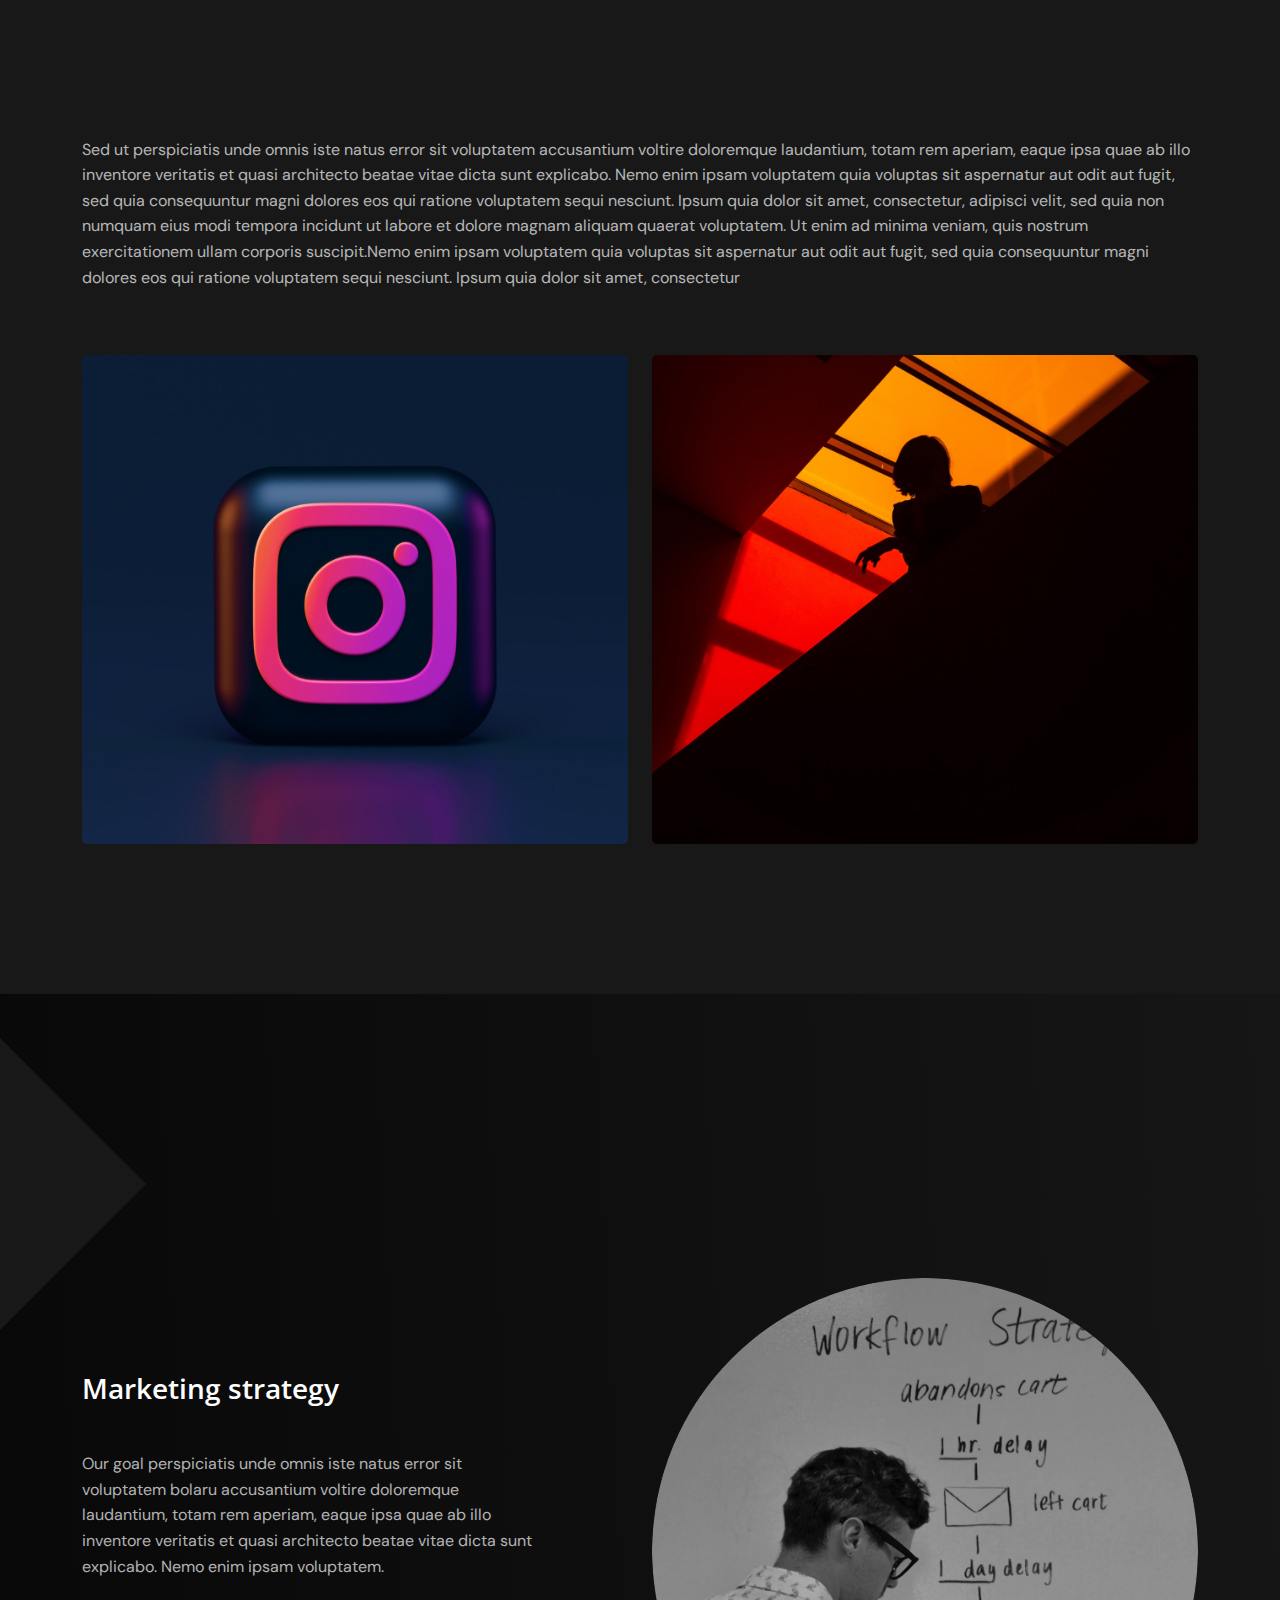
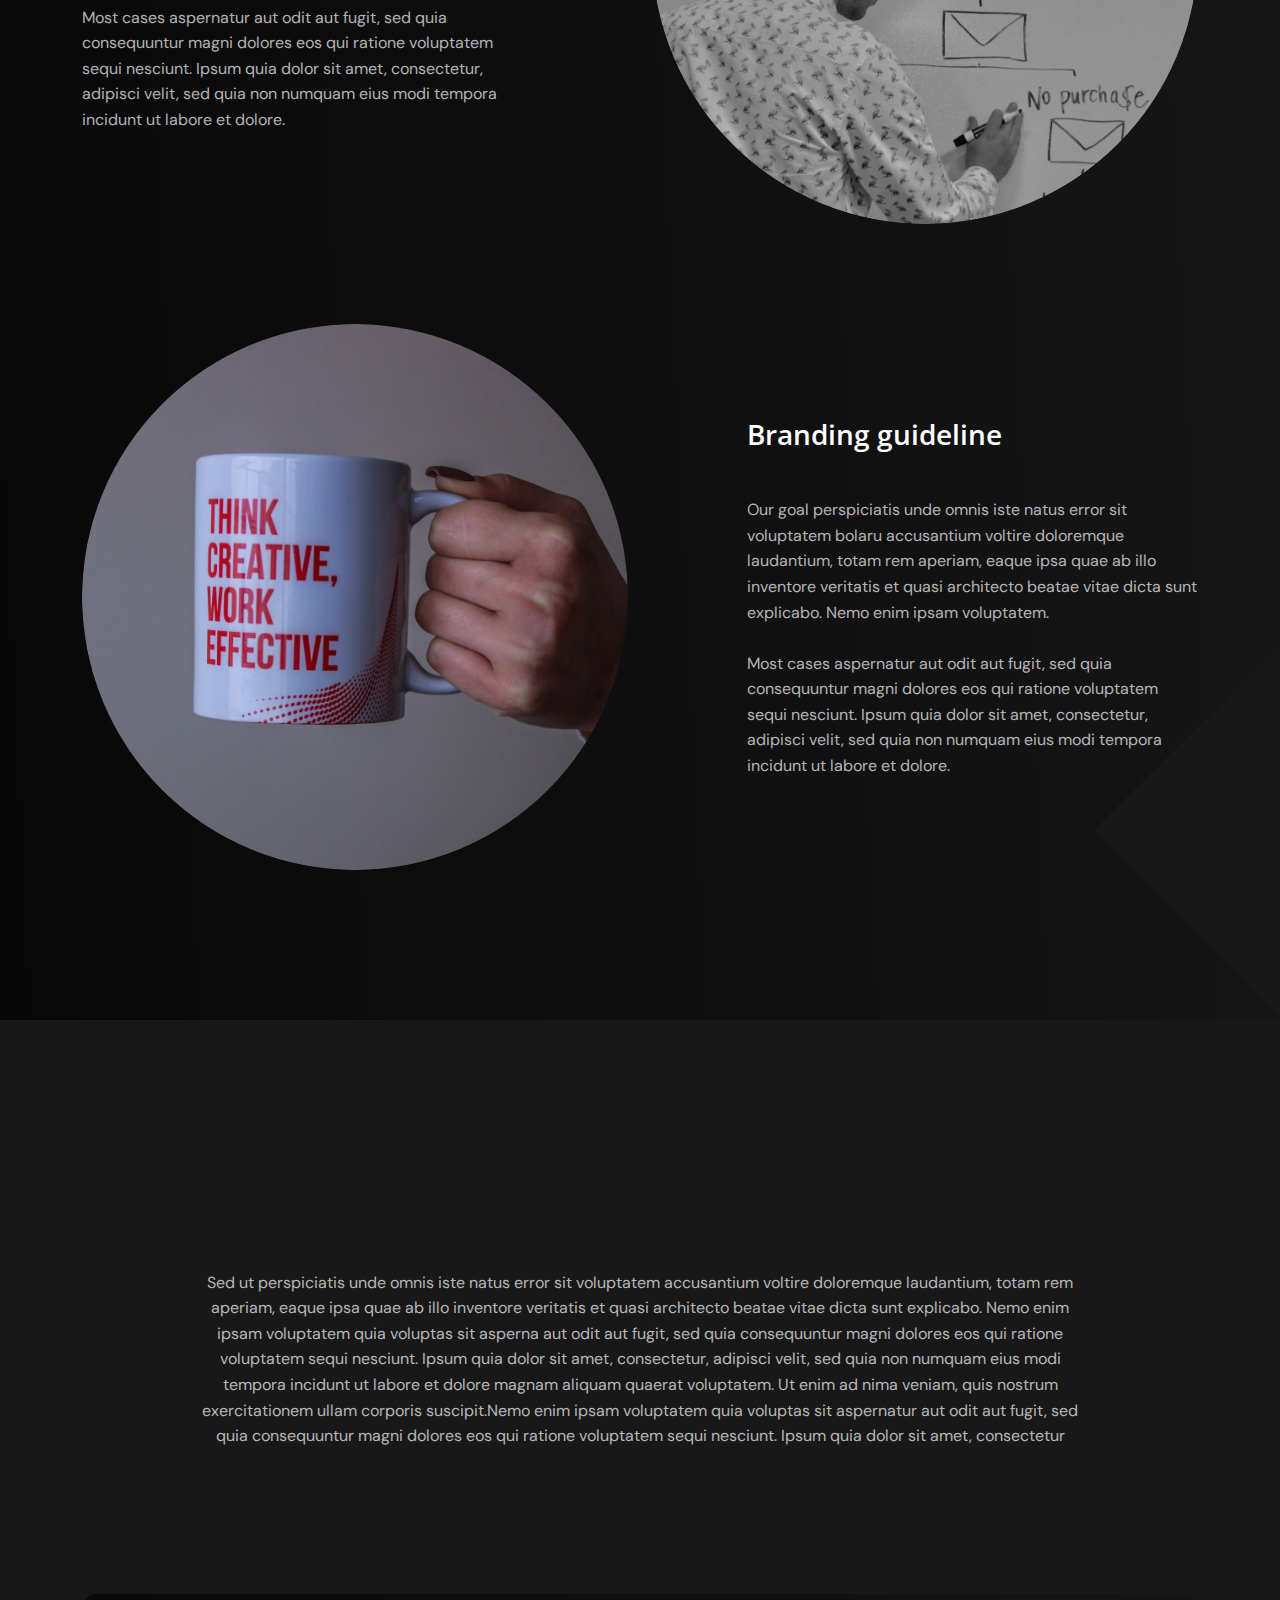
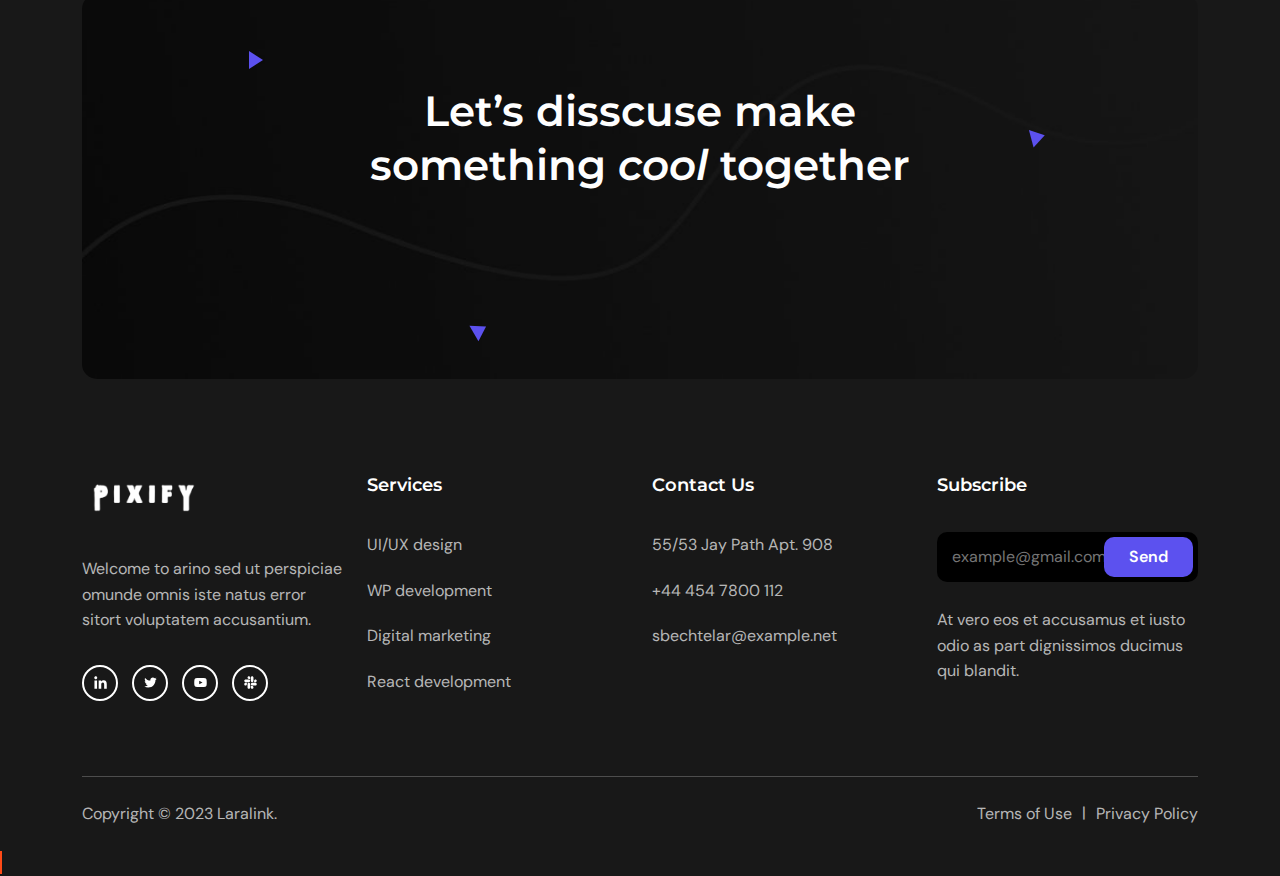
<file: case-study.html>
<!DOCTYPE html>
<html class="no-js" lang="en">

<head>
  <!-- Meta Tags -->
  <meta charset="utf-8">
  <meta http-equiv="x-ua-compatible" content="ie=edge">
  <meta name="viewport" content="width=device-width, initial-scale=1">
  <meta name="author" content="Laralink">
  <!-- Favicon Icon -->
  <link rel="icon" href="assets/img/favicon.png">
  <!-- Site Title -->
  <title>Pixify</title>
  <link rel="stylesheet" href="assets/css/plugins/bootstrap.min.css">
  <link rel="stylesheet" href="assets/css/plugins/lightgallery.min.css">
  <link rel="stylesheet" href="assets/css/plugins/slick.css">
  <link rel="stylesheet" href="assets/css/plugins/lightgallery.min.css">
  <link rel="stylesheet" href="assets/css/plugins/animate.css">
  <link rel="stylesheet" href="assets/css/style.css">
</head>

<body>
  <div class="cs-preloader cs-center">
    <div class="cs-preloader_in"></div>
  </div>
  <!-- Start Header Section -->
  <header class="cs-site_header cs-style1 text-uppercase cs-sticky_header">
    <div class="cs-main_header">
      <div class="container">
        <div class="cs-main_header_in">
          <div class="cs-main_header_left">
            <a class="cs-site_branding" href="index.html">
              <img src="assets/img/pxy-removebg-preview.png" alt="Logo">
            </a>
          </div>
          <div class="cs-main_header_center">
            <div class="cs-nav cs-primary_font cs-medium">
              <ul class="cs-nav_list">
                <li class="cs-mega_menu">
                  <a href="index.html">Home</a>
                </li>
                <li><a href="about.html">About</a></li>
                <li class="menu-item-has-children"><a href="service.html">Services</a>
                  <ul>
                    <li><a href="service.html">Services</a></li>
                    <li><a href="service-details.html">Service Details</a></li>
                  </ul>
                </li>
                <li class="menu-item-has-children"><a href="portfolio.html">Portfolio</a>
                  <ul>
                    <li><a href="portfolio.html">Portfolio</a></li>
                    <li><a href="portfolio-details.html">Portfolio Details</a></li>
                  </ul>
                </li>
                <li class="menu-item-has-children"><a href="blog.html">Blog</a>
                  <ul>
                    <li><a href="blog.html">Blog</a></li>
                    <li><a href="blog-details.html">Blog Details</a></li>
                  </ul>
                </li>
                <li class="menu-item-has-children"><a href="#">Pages</a>
                  <ul>
                    <li><a href="contact.html">Contact</a></li>
                    <li><a href="team.html">Team</a></li>
                    <li><a href="team-details.html">Team Details</a></li>
                    <li><a href="case-study.html">Case Study Details</a></li>
                    <li><a href="faq.html">FAQ</a></li>
                  </ul>
                </li>
              </ul>
            </div>
          </div>
          <div class="cs-main_header_right">
            <div class="cs-toolbox">
              <span class="cs-icon_btn">
                <span class="cs-icon_btn_in">
                  <span></span>
                  <span></span>
                  <span></span>
                  <span></span>
                </span>
              </span>
            </div>
          </div>
        </div>
      </div>
    </div>
  </header>
  <div class="cs-side_header">
    <button class="cs-close"></button>
    <div class="cs-side_header_overlay"></div>
    <div class="cs-side_header_in">
      <div class="cs-side_header_shape"></div>
      <a class="cs-site_branding" href="index.html">
        <img src="assets/img/footer_logo.svg" alt="Logo">
      </a>
      <div class="cs-side_header_box">
        <h2 class="cs-side_header_heading">Do you have a project in your  <br> mind? Keep connect us.</h2>
      </div>
      <div class="cs-side_header_box">
        <h3 class="cs-side_header_title cs-primary_color">Contact Us</h3>
        <ul class="cs-contact_info cs-style1 cs-mp0">
          <li>
            <svg width="18" height="18" viewBox="0 0 18 18" fill="none" xmlns="http://www.w3.org/2000/svg">
              <path d="M17 12.5C15.75 12.5 14.55 12.3 13.43 11.93C13.08 11.82 12.69 11.9 12.41 12.17L10.21 14.37C7.38 12.93 5.06 10.62 3.62 7.79L5.82 5.58C6.1 5.31 6.18 4.92 6.07 4.57C5.7 3.45 5.5 2.25 5.5 1C5.5 0.45 5.05 0 4.5 0H1C0.45 0 0 0.45 0 1C0 10.39 7.61 18 17 18C17.55 18 18 17.55 18 17V13.5C18 12.95 17.55 12.5 17 12.5ZM9 0V10L12 7H18V0H9Z" fill="#FF4A17"/>
            </svg>
            <span>+44 454 7800 112</span>
          </li>
          <li>
            <svg width="20" height="18" viewBox="0 0 20 18" fill="none" xmlns="http://www.w3.org/2000/svg">
              <path d="M20 6.98V16C20 17.1 19.1 18 18 18H2C0.9 18 0 17.1 0 16V4C0 2.9 0.9 2 2 2H12.1C12.04 2.32 12 2.66 12 3C12 4.48 12.65 5.79 13.67 6.71L10 9L2 4V6L10 11L15.3 7.68C15.84 7.88 16.4 8 17 8C18.13 8 19.16 7.61 20 6.98ZM14 3C14 4.66 15.34 6 17 6C18.66 6 20 4.66 20 3C20 1.34 18.66 0 17 0C15.34 0 14 1.34 14 3Z" fill="#FF4A17"/>
            </svg>              
            <span>infotech@arino.com</span>
          </li>
          <li>
            <svg width="14" height="20" viewBox="0 0 14 20" fill="none" xmlns="http://www.w3.org/2000/svg">
              <path d="M7 0C3.13 0 0 3.13 0 7C0 12.25 7 20 7 20C7 20 14 12.25 14 7C14 3.13 10.87 0 7 0ZM7 9.5C5.62 9.5 4.5 8.38 4.5 7C4.5 5.62 5.62 4.5 7 4.5C8.38 4.5 9.5 5.62 9.5 7C9.5 8.38 8.38 9.5 7 9.5Z" fill="#FF4A17"/>
            </svg>              
            <span>50 Wall Street Suite, 44150 <br>Ohio, United States</span>
          </li>
        </ul>
      </div>
      <div class="cs-side_header_box">
        <h3 class="cs-side_header_title cs-primary_color">Subscribe</h3>
        <div class="cs-newsletter cs-style1">
          <form action="#" class="cs-newsletter_form">
            <input type="email" class="cs-newsletter_input" placeholder="example@gmail.com">
            <button class="cs-newsletter_btn"><span>Send</span></button>
          </form>
          <div class="cs-newsletter_text">At vero eos et accusamus et iusto odio as part dignissimos ducimus qui blandit.</div>
        </div>
      </div>
      <div class="cs-side_header_box">
        <div class="cs-social_btns cs-style1">
          <a href="#" class="cs-center">
            <svg width="15" height="15" viewBox="0 0 15 15" fill="none" xmlns="http://www.w3.org/2000/svg">
              <path d="M4.04799 13.7497H1.45647V5.4043H4.04799V13.7497ZM2.75084 4.2659C1.92215 4.2659 1.25 3.57952 1.25 2.75084C1.25 2.35279 1.40812 1.97105 1.68958 1.68958C1.97105 1.40812 2.35279 1.25 2.75084 1.25C3.14888 1.25 3.53063 1.40812 3.81209 1.68958C4.09355 1.97105 4.25167 2.35279 4.25167 2.75084C4.25167 3.57952 3.57924 4.2659 2.75084 4.2659ZM13.7472 13.7497H11.1613V9.68722C11.1613 8.71903 11.1417 7.4774 9.81389 7.4774C8.46652 7.4774 8.26004 8.5293 8.26004 9.61747V13.7497H5.67132V5.4043H8.15681V6.54269H8.19308C8.53906 5.887 9.38421 5.19503 10.6451 5.19503C13.2679 5.19503 13.75 6.92215 13.75 9.16546V13.7497H13.7472Z" fill="white"></path>
            </svg> 
          </a>
          <a href="#" class="cs-center">
            <svg width="13" height="11" viewBox="0 0 13 11" fill="none" xmlns="http://www.w3.org/2000/svg">
              <path d="M11.4651 2.95396C11.4731 3.065 11.4731 3.17606 11.4731 3.2871C11.4731 6.67383 8.89535 10.5761 4.18402 10.5761C2.73255 10.5761 1.38421 10.1557 0.25 9.42608C0.456226 9.44986 0.654494 9.4578 0.868655 9.4578C2.06629 9.4578 3.16879 9.0533 4.04918 8.36326C2.92291 8.33946 1.97906 7.60183 1.65386 6.5866C1.81251 6.61038 1.97112 6.62624 2.1377 6.62624C2.36771 6.62624 2.59774 6.59451 2.81188 6.53901C1.63802 6.30105 0.757595 5.26996 0.757595 4.02472V3.99301C1.09864 4.18336 1.49524 4.30233 1.91558 4.31818C1.22554 3.85814 0.773464 3.07294 0.773464 2.1846C0.773464 1.70872 0.900344 1.27249 1.12244 0.891774C2.38355 2.44635 4.27919 3.46156 6.40481 3.57262C6.36516 3.38226 6.34136 3.184 6.34136 2.9857C6.34136 1.57388 7.4835 0.423828 8.90323 0.423828C9.64086 0.423828 10.3071 0.733156 10.7751 1.23284C11.354 1.1218 11.9093 0.907643 12.401 0.614185C12.2106 1.20906 11.8061 1.70875 11.2748 2.02598C11.7903 1.97049 12.29 1.82769 12.75 1.62942C12.4011 2.13702 11.9648 2.5891 11.4651 2.95396V2.95396Z" fill="white"></path>
            </svg>                    
          </a>
          <a href="#" class="cs-center">
            <svg width="13" height="9" viewBox="0 0 13 9" fill="none" xmlns="http://www.w3.org/2000/svg">
              <path d="M12.4888 1.48066C12.345 0.939353 11.9215 0.513038 11.3837 0.368362C10.4089 0.105469 6.5 0.105469 6.5 0.105469C6.5 0.105469 2.59116 0.105469 1.61633 0.368362C1.07853 0.513061 0.65496 0.939353 0.5112 1.48066C0.25 2.4618 0.25 4.50887 0.25 4.50887C0.25 4.50887 0.25 6.55595 0.5112 7.53709C0.65496 8.0784 1.07853 8.48695 1.61633 8.63163C2.59116 8.89452 6.5 8.89452 6.5 8.89452C6.5 8.89452 10.4088 8.89452 11.3837 8.63163C11.9215 8.48695 12.345 8.0784 12.4888 7.53709C12.75 6.55595 12.75 4.50887 12.75 4.50887C12.75 4.50887 12.75 2.4618 12.4888 1.48066V1.48066ZM5.22158 6.36746V2.65029L8.48861 4.50892L5.22158 6.36746V6.36746Z" fill="white"></path>
            </svg>                    
          </a>
          <a href="#" class="cs-center">
            <svg width="13" height="13" viewBox="0 0 13 13" fill="none" xmlns="http://www.w3.org/2000/svg">
              <path d="M2.87612 8.149C2.87612 8.87165 2.28571 9.46205 1.56306 9.46205C0.840402 9.46205 0.25 8.87165 0.25 8.149C0.25 7.42634 0.840402 6.83594 1.56306 6.83594H2.87612V8.149ZM3.53795 8.149C3.53795 7.42634 4.12835 6.83594 4.851 6.83594C5.57366 6.83594 6.16406 7.42634 6.16406 8.149V11.4369C6.16406 12.1596 5.57366 12.75 4.851 12.75C4.12835 12.75 3.53795 12.1596 3.53795 11.4369V8.149ZM4.851 2.87612C4.12835 2.87612 3.53795 2.28571 3.53795 1.56306C3.53795 0.840402 4.12835 0.25 4.851 0.25C5.57366 0.25 6.16406 0.840402 6.16406 1.56306V2.87612H4.851V2.87612ZM4.851 3.53795C5.57366 3.53795 6.16406 4.12835 6.16406 4.851C6.16406 5.57366 5.57366 6.16406 4.851 6.16406H1.56306C0.840402 6.16406 0.25 5.57366 0.25 4.851C0.25 4.12835 0.840402 3.53795 1.56306 3.53795H4.851V3.53795ZM10.1239 4.851C10.1239 4.12835 10.7143 3.53795 11.4369 3.53795C12.1596 3.53795 12.75 4.12835 12.75 4.851C12.75 5.57366 12.1596 6.16406 11.4369 6.16406H10.1239V4.851V4.851ZM9.46205 4.851C9.46205 5.57366 8.87165 6.16406 8.149 6.16406C7.42634 6.16406 6.83594 5.57366 6.83594 4.851V1.56306C6.83594 0.840402 7.42634 0.25 8.149 0.25C8.87165 0.25 9.46205 0.840402 9.46205 1.56306V4.851V4.851ZM8.149 10.1239C8.87165 10.1239 9.46205 10.7143 9.46205 11.4369C9.46205 12.1596 8.87165 12.75 8.149 12.75C7.42634 12.75 6.83594 12.1596 6.83594 11.4369V10.1239H8.149ZM8.149 9.46205C7.42634 9.46205 6.83594 8.87165 6.83594 8.149C6.83594 7.42634 7.42634 6.83594 8.149 6.83594H11.4369C12.1596 6.83594 12.75 7.42634 12.75 8.149C12.75 8.87165 12.1596 9.46205 11.4369 9.46205H8.149Z" fill="white"></path>
            </svg>                    
          </a>
        </div>
      </div>
    </div>
  </div>
  <!-- End Header Section -->
  
  <!-- Start Hero -->
  <div class="cs-page_heading cs-style1 cs-center text-center cs-bg" data-src="assets/img/case_study_details_bg.jpeg">
    <div class="container">
      <div class="cs-page_heading_in">
        <h1 class="cs-page_title cs-font_50 cs-white_color">Case Study Details</h1>
        <ol class="breadcrumb text-uppercase">
          <li class="breadcrumb-item"><a href="index.html">Home</a></li>
          <li class="breadcrumb-item active">Case Study Details</li>
        </ol>
      </div>
    </div>
  </div>
  <!-- End Hero -->
  <div class="cs-height_145 cs-height_lg_80"></div>
  <div class="container">
    <div class="cs-section_heading cs-style1 text-center">
      <h3 class="cs-section_subtitle">Marketing</h3>
      <h2 class="cs-section_title wow fadeInUp" data-wow-duration="0.8s" data-wow-delay="0.2s">Importance of storytelling and influencer  marketing in social media marketing</h2>
    </div>
    <div class="cs-height_90 cs-height_lg_45"></div>
    <img src="assets/img/case_study_img_1.jpeg" alt="Case Study" class="w-100 cs-radius_15">
    <div class="cs-height_140 cs-height_lg_80"></div>
    <h2 class="cs-font_38 text-center cs-m0 wow fadeInUp" data-wow-duration="0.8s" data-wow-delay="0.2s">Case Study Overview</h2>
    <div class="cs-height_60 cs-height_lg_45"></div>
    <p class="cs-m0">Sed ut perspiciatis unde omnis iste natus error sit voluptatem accusantium voltire doloremque laudantium, totam rem aperiam, eaque ipsa quae ab illo inventore veritatis et quasi architecto beatae vitae dicta sunt explicabo. Nemo enim ipsam voluptatem quia voluptas sit aspernatur aut odit aut fugit, sed quia consequuntur magni dolores eos qui ratione voluptatem sequi nesciunt. Ipsum quia dolor sit amet, consectetur, adipisci velit, sed quia non numquam eius modi tempora incidunt ut labore et dolore magnam aliquam quaerat voluptatem. Ut enim ad minima veniam, quis nostrum exercitationem ullam corporis suscipit.Nemo enim ipsam voluptatem quia voluptas sit aspernatur aut odit aut fugit, sed quia consequuntur magni dolores eos qui ratione voluptatem sequi nesciunt. Ipsum quia dolor sit amet, consectetur</p>
    <div class="cs-height_65 cs-height_lg_45"></div>
    <div class="row">
      <div class="col-sm-6">
        <img src="assets/img/case_study_img_2.jpeg" alt="Case Study" class="w-100 cs-radius_5">
        <div class="cs-height_25 cs-height_lg_25"></div>
      </div>
      <div class="col-sm-6">
        <img src="assets/img/case_study_img_3.jpeg" alt="Case Study" class="w-100 cs-radius_5">
        <div class="cs-height_25 cs-height_lg_25"></div>
      </div>
    </div>
    <div class="cs-height_125 cs-height_lg_55"></div>
  </div>
  <section class="cs-gradient_bg_1 cs-shape_wrap_6">
    <div class="cs-shape_2"><div></div></div>
    <div class="cs-shape_2"><div></div></div>
    <div class="container">
      <div class="cs-height_145 cs-height_lg_80"></div>
      <h2 class="cs-font_38 text-center cs-m0 wow fadeInUp" data-wow-duration="0.8s" data-wow-delay="0.2s">Case Study Research</h2>
      <div class="cs-height_90 cs-height_lg_45"></div>
      <div class="row align-items-center cs-column_reverse_lg">
        <div class="col-lg-5">
          <h3 class="cs-font_30 cs-m0">Marketing strategy</h3>
          <div class="cs-height_45 cs-height_lg_30"></div>
          <p class="cs-m0">Our goal perspiciatis unde omnis iste natus error sit voluptatem bolaru accusantium voltire doloremque laudantium, totam rem aperiam, eaque ipsa quae ab illo inventore veritatis et quasi architecto beatae vitae dicta sunt explicabo. Nemo enim ipsam voluptatem. <br><br>Most cases aspernatur aut odit aut fugit, sed quia consequuntur magni dolores eos qui ratione voluptatem sequi nesciunt. Ipsum quia dolor sit amet, consectetur, adipisci velit, sed quia non numquam eius modi tempora incidunt ut labore et dolore.</p>
        </div>
        <div class="col-lg-6 offset-lg-1 text-center">
          <div class="cs-portfolio_img_in cs-shine_hover_1 rounded-circle">
            <img src="assets/img/case_study_img_4.png" alt="Case study" class="w-100">
          </div>
          <div class="cs-height_0 cs-height_lg_40"></div>
        </div>
      </div>
      <div class="cs-height_100 cs-height_lg_80"></div>
      <div class="row align-items-center">
        <div class="col-lg-6 text-center">
          <div class="cs-portfolio_img_in cs-shine_hover_1 rounded-circle">
            <img src="assets/img/case_study_img_5.png" alt="Case study" class="w-100">
          </div>
          <div class="cs-height_0 cs-height_lg_40"></div>
        </div>
        <div class="col-lg-5 offset-lg-1">
          <h3 class="cs-font_30 cs-m0">Branding guideline</h3>
          <div class="cs-height_45 cs-height_lg_30"></div>
          <p class="cs-m0">Our goal perspiciatis unde omnis iste natus error sit voluptatem bolaru accusantium voltire doloremque laudantium, totam rem aperiam, eaque ipsa quae ab illo inventore veritatis et quasi architecto beatae vitae dicta sunt explicabo. Nemo enim ipsam voluptatem. <br><br>Most cases aspernatur aut odit aut fugit, sed quia consequuntur magni dolores eos qui ratione voluptatem sequi nesciunt. Ipsum quia dolor sit amet, consectetur, adipisci velit, sed quia non numquam eius modi tempora incidunt ut labore et dolore.</p>
        </div>
      </div>
      <div class="cs-height_150 cs-height_lg_80"></div>
    </div>
  </section>
  <div class="cs-height_140 cs-height_lg_80"></div>
  <div class="container text-center">
    <div class="row col-lg-10 offset-lg-1">
      <h2 class="cs-font_38 cs-m0 wow fadeInUp" data-wow-duration="0.8s" data-wow-delay="0.2s">Result of The Case Study</h2>
      <div class="cs-height_60 cs-height_lg_45"></div>
      <p class="cs-m0">Sed ut perspiciatis unde omnis iste natus error sit voluptatem accusantium voltire doloremque laudantium, totam rem aperiam, eaque ipsa quae ab illo inventore veritatis et quasi architecto beatae vitae dicta sunt explicabo. Nemo enim ipsam voluptatem quia voluptas sit asperna aut odit aut fugit, sed quia consequuntur magni dolores eos qui ratione voluptatem sequi nesciunt. Ipsum quia dolor sit amet, consectetur, adipisci velit, sed quia non numquam eius modi tempora incidunt ut labore et dolore magnam aliquam quaerat voluptatem. Ut enim ad nima veniam, quis nostrum exercitationem ullam corporis suscipit.Nemo enim ipsam voluptatem quia voluptas sit aspernatur aut odit aut fugit, sed quia consequuntur magni dolores eos qui ratione voluptatem sequi nesciunt. Ipsum quia dolor sit amet, consectetur</p>
    </div>
  </div>
  <div class="cs-height_145 cs-height_lg_80"></div>
  <!-- Start CTA -->
  <section>
    <div class="container">
      <div class="cs-cta cs-style1 cs-bg text-center cs-shape_wrap_1 cs-position_1" data-src="assets/img/cta_bg.jpeg" >
        <div class="cs-shape_1"></div>
        <div class="cs-shape_1"></div>
        <div class="cs-shape_1"></div>
        <div class="cs-cta_in">
          <h2 class="cs-cta_title cs-semi_bold cs-m0">Let’s disscuse make <br>something <i>cool</i> together</h2>
          <div class="cs-height_70 cs-height_lg_30"></div>
          <a href="contact.html" class="cs-text_btn wow fadeInUp" data-wow-duration="0.8s" data-wow-delay="0.2s">
            <span>Apply For Meeting</span>
            <svg width="26" height="12" viewBox="0 0 26 12" fill="none" xmlns="http://www.w3.org/2000/svg">
              <path d="M25.5307 6.53033C25.8236 6.23744 25.8236 5.76256 25.5307 5.46967L20.7577 0.696699C20.4648 0.403806 19.99 0.403806 19.6971 0.696699C19.4042 0.989593 19.4042 1.46447 19.6971 1.75736L23.9397 6L19.6971 10.2426C19.4042 10.5355 19.4042 11.0104 19.6971 11.3033C19.99 11.5962 20.4648 11.5962 20.7577 11.3033L25.5307 6.53033ZM0.000366211 6.75H25.0004V5.25H0.000366211V6.75Z" fill="currentColor"/>
            </svg>            
          </a>
        </div>
      </div>
    </div>
  </section>
  <!-- End CTA -->
  <!-- Start Footer -->
  <footer class="cs-fooer">
    <div class="cs-fooer_main">
      <div class="container">
        <div class="row">
          <div class="col-lg-3 col-sm-6">
            <div class="cs-footer_item">
              <div class="cs-text_widget">
                <img src="assets/img/pxy-removebg-preview.png" alt="">
                <p>Welcome to arino sed ut perspiciae omunde omnis iste natus error sitort voluptatem accusantium.</p>
              </div>
              <div class="cs-social_btns cs-style1">
                <a href="#" class="cs-center">
                  <svg width="15" height="15" viewBox="0 0 15 15" fill="none" xmlns="http://www.w3.org/2000/svg">
                    <path d="M4.04799 13.7497H1.45647V5.4043H4.04799V13.7497ZM2.75084 4.2659C1.92215 4.2659 1.25 3.57952 1.25 2.75084C1.25 2.35279 1.40812 1.97105 1.68958 1.68958C1.97105 1.40812 2.35279 1.25 2.75084 1.25C3.14888 1.25 3.53063 1.40812 3.81209 1.68958C4.09355 1.97105 4.25167 2.35279 4.25167 2.75084C4.25167 3.57952 3.57924 4.2659 2.75084 4.2659ZM13.7472 13.7497H11.1613V9.68722C11.1613 8.71903 11.1417 7.4774 9.81389 7.4774C8.46652 7.4774 8.26004 8.5293 8.26004 9.61747V13.7497H5.67132V5.4043H8.15681V6.54269H8.19308C8.53906 5.887 9.38421 5.19503 10.6451 5.19503C13.2679 5.19503 13.75 6.92215 13.75 9.16546V13.7497H13.7472Z" fill="white"/>
                  </svg> 
                </a>
                <a href="#" class="cs-center">
                  <svg width="13" height="11" viewBox="0 0 13 11" fill="none" xmlns="http://www.w3.org/2000/svg">
                    <path d="M11.4651 2.95396C11.4731 3.065 11.4731 3.17606 11.4731 3.2871C11.4731 6.67383 8.89535 10.5761 4.18402 10.5761C2.73255 10.5761 1.38421 10.1557 0.25 9.42608C0.456226 9.44986 0.654494 9.4578 0.868655 9.4578C2.06629 9.4578 3.16879 9.0533 4.04918 8.36326C2.92291 8.33946 1.97906 7.60183 1.65386 6.5866C1.81251 6.61038 1.97112 6.62624 2.1377 6.62624C2.36771 6.62624 2.59774 6.59451 2.81188 6.53901C1.63802 6.30105 0.757595 5.26996 0.757595 4.02472V3.99301C1.09864 4.18336 1.49524 4.30233 1.91558 4.31818C1.22554 3.85814 0.773464 3.07294 0.773464 2.1846C0.773464 1.70872 0.900344 1.27249 1.12244 0.891774C2.38355 2.44635 4.27919 3.46156 6.40481 3.57262C6.36516 3.38226 6.34136 3.184 6.34136 2.9857C6.34136 1.57388 7.4835 0.423828 8.90323 0.423828C9.64086 0.423828 10.3071 0.733156 10.7751 1.23284C11.354 1.1218 11.9093 0.907643 12.401 0.614185C12.2106 1.20906 11.8061 1.70875 11.2748 2.02598C11.7903 1.97049 12.29 1.82769 12.75 1.62942C12.4011 2.13702 11.9648 2.5891 11.4651 2.95396V2.95396Z" fill="white"/>
                  </svg>                    
                </a>
                <a href="#" class="cs-center">
                  <svg width="13" height="9" viewBox="0 0 13 9" fill="none" xmlns="http://www.w3.org/2000/svg">
                    <path d="M12.4888 1.48066C12.345 0.939353 11.9215 0.513038 11.3837 0.368362C10.4089 0.105469 6.5 0.105469 6.5 0.105469C6.5 0.105469 2.59116 0.105469 1.61633 0.368362C1.07853 0.513061 0.65496 0.939353 0.5112 1.48066C0.25 2.4618 0.25 4.50887 0.25 4.50887C0.25 4.50887 0.25 6.55595 0.5112 7.53709C0.65496 8.0784 1.07853 8.48695 1.61633 8.63163C2.59116 8.89452 6.5 8.89452 6.5 8.89452C6.5 8.89452 10.4088 8.89452 11.3837 8.63163C11.9215 8.48695 12.345 8.0784 12.4888 7.53709C12.75 6.55595 12.75 4.50887 12.75 4.50887C12.75 4.50887 12.75 2.4618 12.4888 1.48066V1.48066ZM5.22158 6.36746V2.65029L8.48861 4.50892L5.22158 6.36746V6.36746Z" fill="white"/>
                  </svg>                    
                </a>
                <a href="#" class="cs-center">
                  <svg width="13" height="13" viewBox="0 0 13 13" fill="none" xmlns="http://www.w3.org/2000/svg">
                    <path d="M2.87612 8.149C2.87612 8.87165 2.28571 9.46205 1.56306 9.46205C0.840402 9.46205 0.25 8.87165 0.25 8.149C0.25 7.42634 0.840402 6.83594 1.56306 6.83594H2.87612V8.149ZM3.53795 8.149C3.53795 7.42634 4.12835 6.83594 4.851 6.83594C5.57366 6.83594 6.16406 7.42634 6.16406 8.149V11.4369C6.16406 12.1596 5.57366 12.75 4.851 12.75C4.12835 12.75 3.53795 12.1596 3.53795 11.4369V8.149ZM4.851 2.87612C4.12835 2.87612 3.53795 2.28571 3.53795 1.56306C3.53795 0.840402 4.12835 0.25 4.851 0.25C5.57366 0.25 6.16406 0.840402 6.16406 1.56306V2.87612H4.851V2.87612ZM4.851 3.53795C5.57366 3.53795 6.16406 4.12835 6.16406 4.851C6.16406 5.57366 5.57366 6.16406 4.851 6.16406H1.56306C0.840402 6.16406 0.25 5.57366 0.25 4.851C0.25 4.12835 0.840402 3.53795 1.56306 3.53795H4.851V3.53795ZM10.1239 4.851C10.1239 4.12835 10.7143 3.53795 11.4369 3.53795C12.1596 3.53795 12.75 4.12835 12.75 4.851C12.75 5.57366 12.1596 6.16406 11.4369 6.16406H10.1239V4.851V4.851ZM9.46205 4.851C9.46205 5.57366 8.87165 6.16406 8.149 6.16406C7.42634 6.16406 6.83594 5.57366 6.83594 4.851V1.56306C6.83594 0.840402 7.42634 0.25 8.149 0.25C8.87165 0.25 9.46205 0.840402 9.46205 1.56306V4.851V4.851ZM8.149 10.1239C8.87165 10.1239 9.46205 10.7143 9.46205 11.4369C9.46205 12.1596 8.87165 12.75 8.149 12.75C7.42634 12.75 6.83594 12.1596 6.83594 11.4369V10.1239H8.149ZM8.149 9.46205C7.42634 9.46205 6.83594 8.87165 6.83594 8.149C6.83594 7.42634 7.42634 6.83594 8.149 6.83594H11.4369C12.1596 6.83594 12.75 7.42634 12.75 8.149C12.75 8.87165 12.1596 9.46205 11.4369 9.46205H8.149Z" fill="white"/>
                  </svg>                    
                </a>
              </div>
            </div>
          </div>
          <div class="col-lg-3 col-sm-6">
            <div class="cs-footer_item">
              <h2 class="cs-widget_title">Services</h2>
              <ul class="cs-menu_widget cs-mp0">
                <li><a href="service-details.html">UI/UX design</a></li>
                <li><a href="service-details.html">WP development</a></li>
                <li><a href="service-details.html">Digital marketing</a></li>
                <li><a href="service-details.html">React development</a></li>
              </ul>
            </div>
          </div>
          <div class="col-lg-3 col-sm-6">
            <div class="cs-footer_item">
              <h2 class="cs-widget_title">Contact Us</h2>
              <ul class="cs-menu_widget cs-mp0">
                <li>55/53 Jay Path Apt. 908</li>
                <li>+44 454 7800 112</li>
                <li>sbechtelar@example.net</li>
              </ul>
            </div>
          </div>
          <div class="col-lg-3 col-sm-6">
            <div class="cs-footer_item">
              <h2 class="cs-widget_title">Subscribe</h2>
              <div class="cs-newsletter cs-style1">
                <form action="#" class="cs-newsletter_form">
                  <input type="email" class="cs-newsletter_input" placeholder="example@gmail.com">
                  <button class="cs-newsletter_btn"><span>Send</span></button>
                </form>
                <div class="cs-newsletter_text">At vero eos et accusamus et iusto odio as part dignissimos ducimus qui blandit.</div>
              </div>
            </div>
          </div>
        </div>
      </div>
    </div>
    <div class="container">
      <div class="cs-bottom_footer">
        <div class="cs-bottom_footer_left">
          <div class="cs-copyright">Copyright © 2023 Laralink.</div>
        </div>
        <div class="cs-bottom_footer_right">
          <ul class="cs-footer_links cs-mp0">
            <li><a href="">Terms of Use</a></li>
            <li><a href="">Privacy Policy</a></li>
          </ul>
        </div>
      </div>
    </div>
  </footer>
  <!-- End Footer -->

  <span class="cs-scrollup">
    <svg width="20" height="20" viewBox="0 0 20 20" fill="none" xmlns="http://www.w3.org/2000/svg">
      <path d="M0 10L1.7625 11.7625L8.75 4.7875V20H11.25V4.7875L18.225 11.775L20 10L10 0L0 10Z" fill="currentColor"/>
    </svg>      
  </span>
  
  <!-- Start Video Popup -->
  <div class="cs-video_popup">
    <div class="cs-video_popup_overlay"></div>
    <div class="cs-video_popup_content">
      <div class="cs-video_popup_layer"></div>
      <div class="cs-video_popup_container">
        <div class="cs-video_popup_align">
          <div class="embed-responsive embed-responsive-16by9">
            <iframe class="embed-responsive-item" src="about:blank"></iframe>
          </div>
        </div>
        <div class="cs-video_popup_close"></div>
      </div>
    </div>
  </div>
  <!-- End Video Popup -->

  <!-- Script -->
  <script src="assets/js/plugins/jquery-3.6.0.min.js"></script>
  <script src="assets/js/plugins/isotope.pkg.min.js"></script>
  <script src="assets/js/plugins/jquery.slick.min.js"></script>
  <script src="assets/js/plugins/jquery.counter.min.js"></script>
  <script src="assets/js/plugins/lightgallery.min.js"></script>
  <script src="assets/js/plugins/wow.min.js"></script>
  <script src="assets/js/plugins/gsap.min.js"></script>
  <script src="assets/js/main.js"></script>
</body>
</html>
</file>
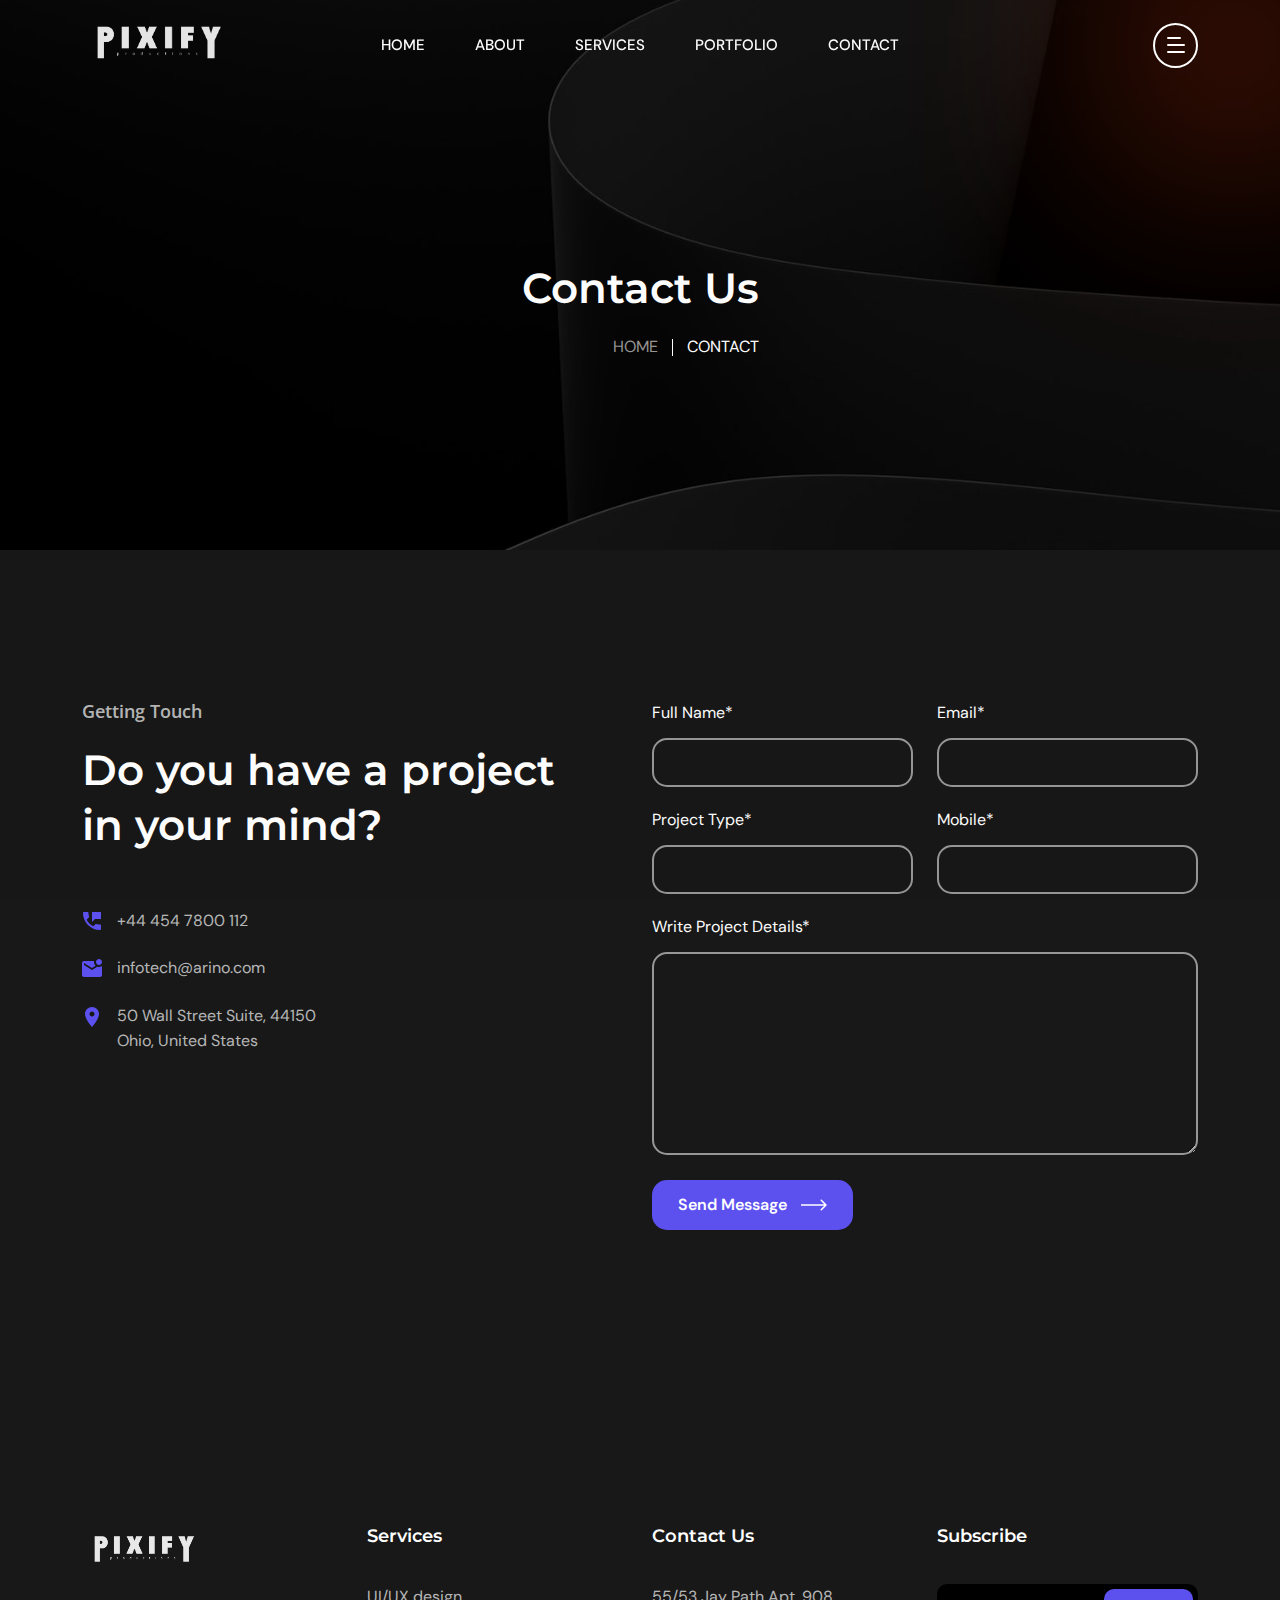
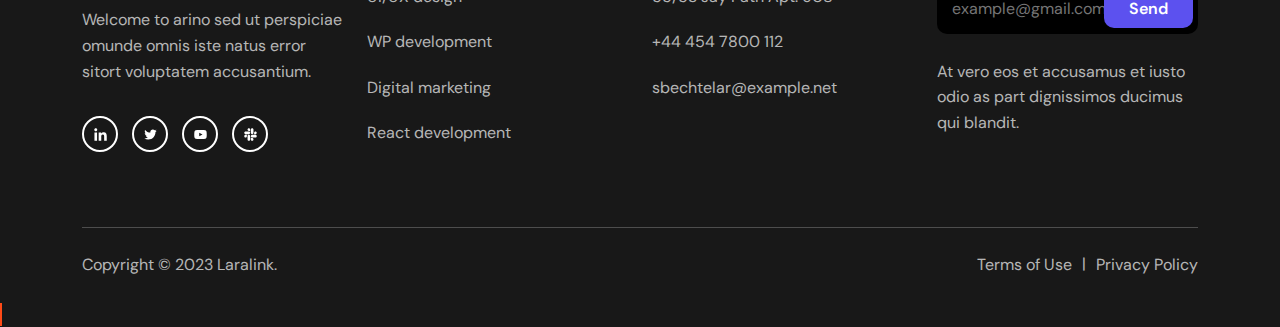
<file: contact.html>
<!DOCTYPE html>
<html class="no-js" lang="en">

<head>
  <!-- Meta Tags -->
  <meta charset="utf-8">
  <meta http-equiv="x-ua-compatible" content="ie=edge">
  <meta name="viewport" content="width=device-width, initial-scale=1">
  <meta name="author" content="Laralink">
  <!-- Favicon Icon -->
  <link rel="icon" href="assets/img/favicon.png">
  <!-- Site Title -->
  <title>Pixify</title>
  <link rel="stylesheet" href="assets/css/plugins/bootstrap.min.css">
  <link rel="stylesheet" href="assets/css/plugins/lightgallery.min.css">
  <link rel="stylesheet" href="assets/css/plugins/slick.css">
  <link rel="stylesheet" href="assets/css/plugins/lightgallery.min.css">
  <link rel="stylesheet" href="assets/css/plugins/animate.css">
  <link rel="stylesheet" href="assets/css/style.css">
</head>

<body>
  <div class="cs-preloader cs-center">
    <div class="cs-preloader_in"></div>
  </div>
  <!-- Start Header Section -->
  <header class="cs-site_header cs-style1 text-uppercase cs-sticky_header">
    <div class="cs-main_header">
      <div class="container">
        <div class="cs-main_header_in">
          <div class="cs-main_header_left">
            <a class="cs-site_branding" href="index.html">
              <img src="assets/img/logo00010.png" alt="Logo">
            </a>
          </div>
          <div class="cs-main_header_center">
            <div class="cs-nav cs-primary_font cs-medium">
              <ul class="cs-nav_list">
                <li>
                  <a href="index.html">Home</a>
                </li>
                <li><a href="about.html">About</a></li>
                <li><a href="service-details.html">Services</a>
                </li>
                <li><a href="portfolio.html">Portfolio</a>
                </li>
                <li><a href="contact.html">Contact</a>
                </li>
              </ul>
            </div>
          </div>
          <div class="cs-main_header_right">
            <div class="cs-toolbox">
              <span class="cs-icon_btn">
                <span class="cs-icon_btn_in">
                  <span></span>
                  <span></span>
                  <span></span>
                  <span></span>
                </span>
              </span>
            </div>
          </div>
        </div>
      </div>
    </div>
  </header>
  <div class="cs-side_header">
    <button class="cs-close"></button>
    <div class="cs-side_header_overlay"></div>
    <div class="cs-side_header_in">
      <div class="cs-side_header_shape"></div>
      <a class="cs-site_branding" href="index.html">
        <img src="assets/img/logo00010.png" alt="Logo">
      </a>
      <div class="cs-side_header_box">
        <h2 class="cs-side_header_heading">Do you have a project in your  <br> mind? Keep connect us.</h2>
      </div>
      <div class="cs-side_header_box">
        <h3 class="cs-side_header_title cs-primary_color">Contact Us</h3>
        <ul class="cs-contact_info cs-style1 cs-mp0">
          <li>
            <svg width="18" height="18" viewBox="0 0 18 18" fill="none" xmlns="http://www.w3.org/2000/svg">
              <path d="M17 12.5C15.75 12.5 14.55 12.3 13.43 11.93C13.08 11.82 12.69 11.9 12.41 12.17L10.21 14.37C7.38 12.93 5.06 10.62 3.62 7.79L5.82 5.58C6.1 5.31 6.18 4.92 6.07 4.57C5.7 3.45 5.5 2.25 5.5 1C5.5 0.45 5.05 0 4.5 0H1C0.45 0 0 0.45 0 1C0 10.39 7.61 18 17 18C17.55 18 18 17.55 18 17V13.5C18 12.95 17.55 12.5 17 12.5ZM9 0V10L12 7H18V0H9Z" fill="#5c51ef"/>
            </svg>
            <span>+44 454 7800 112</span>
          </li>
          <li>
            <svg width="20" height="18" viewBox="0 0 20 18" fill="none" xmlns="http://www.w3.org/2000/svg">
              <path d="M20 6.98V16C20 17.1 19.1 18 18 18H2C0.9 18 0 17.1 0 16V4C0 2.9 0.9 2 2 2H12.1C12.04 2.32 12 2.66 12 3C12 4.48 12.65 5.79 13.67 6.71L10 9L2 4V6L10 11L15.3 7.68C15.84 7.88 16.4 8 17 8C18.13 8 19.16 7.61 20 6.98ZM14 3C14 4.66 15.34 6 17 6C18.66 6 20 4.66 20 3C20 1.34 18.66 0 17 0C15.34 0 14 1.34 14 3Z" fill="#5c51ef"/>
            </svg>              
            <span>infotech@arino.com</span>
          </li>
          <li>
            <svg width="14" height="20" viewBox="0 0 14 20" fill="none" xmlns="http://www.w3.org/2000/svg">
              <path d="M7 0C3.13 0 0 3.13 0 7C0 12.25 7 20 7 20C7 20 14 12.25 14 7C14 3.13 10.87 0 7 0ZM7 9.5C5.62 9.5 4.5 8.38 4.5 7C4.5 5.62 5.62 4.5 7 4.5C8.38 4.5 9.5 5.62 9.5 7C9.5 8.38 8.38 9.5 7 9.5Z" fill="#5c51ef"/>
            </svg>              
            <span>50 Wall Street Suite, 44150 <br>Ohio, United States</span>
          </li>
        </ul>
      </div>
      <div class="cs-side_header_box">
        <h3 class="cs-side_header_title cs-primary_color">Subscribe</h3>
        <div class="cs-newsletter cs-style1">
          <form action="#" class="cs-newsletter_form">
            <input type="email" class="cs-newsletter_input" placeholder="example@gmail.com">
            <button class="cs-newsletter_btn"><span>Send</span></button>
          </form>
          <div class="cs-newsletter_text">At vero eos et accusamus et iusto odio as part dignissimos ducimus qui blandit.</div>
        </div>
      </div>
      <div class="cs-side_header_box">
        <div class="cs-social_btns cs-style1">
          <a href="#" class="cs-center">
            <svg width="15" height="15" viewBox="0 0 15 15" fill="none" xmlns="http://www.w3.org/2000/svg">
              <path d="M4.04799 13.7497H1.45647V5.4043H4.04799V13.7497ZM2.75084 4.2659C1.92215 4.2659 1.25 3.57952 1.25 2.75084C1.25 2.35279 1.40812 1.97105 1.68958 1.68958C1.97105 1.40812 2.35279 1.25 2.75084 1.25C3.14888 1.25 3.53063 1.40812 3.81209 1.68958C4.09355 1.97105 4.25167 2.35279 4.25167 2.75084C4.25167 3.57952 3.57924 4.2659 2.75084 4.2659ZM13.7472 13.7497H11.1613V9.68722C11.1613 8.71903 11.1417 7.4774 9.81389 7.4774C8.46652 7.4774 8.26004 8.5293 8.26004 9.61747V13.7497H5.67132V5.4043H8.15681V6.54269H8.19308C8.53906 5.887 9.38421 5.19503 10.6451 5.19503C13.2679 5.19503 13.75 6.92215 13.75 9.16546V13.7497H13.7472Z" fill="white"></path>
            </svg> 
          </a>
          <a href="#" class="cs-center">
            <svg width="13" height="11" viewBox="0 0 13 11" fill="none" xmlns="http://www.w3.org/2000/svg">
              <path d="M11.4651 2.95396C11.4731 3.065 11.4731 3.17606 11.4731 3.2871C11.4731 6.67383 8.89535 10.5761 4.18402 10.5761C2.73255 10.5761 1.38421 10.1557 0.25 9.42608C0.456226 9.44986 0.654494 9.4578 0.868655 9.4578C2.06629 9.4578 3.16879 9.0533 4.04918 8.36326C2.92291 8.33946 1.97906 7.60183 1.65386 6.5866C1.81251 6.61038 1.97112 6.62624 2.1377 6.62624C2.36771 6.62624 2.59774 6.59451 2.81188 6.53901C1.63802 6.30105 0.757595 5.26996 0.757595 4.02472V3.99301C1.09864 4.18336 1.49524 4.30233 1.91558 4.31818C1.22554 3.85814 0.773464 3.07294 0.773464 2.1846C0.773464 1.70872 0.900344 1.27249 1.12244 0.891774C2.38355 2.44635 4.27919 3.46156 6.40481 3.57262C6.36516 3.38226 6.34136 3.184 6.34136 2.9857C6.34136 1.57388 7.4835 0.423828 8.90323 0.423828C9.64086 0.423828 10.3071 0.733156 10.7751 1.23284C11.354 1.1218 11.9093 0.907643 12.401 0.614185C12.2106 1.20906 11.8061 1.70875 11.2748 2.02598C11.7903 1.97049 12.29 1.82769 12.75 1.62942C12.4011 2.13702 11.9648 2.5891 11.4651 2.95396V2.95396Z" fill="white"></path>
            </svg>                    
          </a>
          <a href="#" class="cs-center">
            <svg width="13" height="9" viewBox="0 0 13 9" fill="none" xmlns="http://www.w3.org/2000/svg">
              <path d="M12.4888 1.48066C12.345 0.939353 11.9215 0.513038 11.3837 0.368362C10.4089 0.105469 6.5 0.105469 6.5 0.105469C6.5 0.105469 2.59116 0.105469 1.61633 0.368362C1.07853 0.513061 0.65496 0.939353 0.5112 1.48066C0.25 2.4618 0.25 4.50887 0.25 4.50887C0.25 4.50887 0.25 6.55595 0.5112 7.53709C0.65496 8.0784 1.07853 8.48695 1.61633 8.63163C2.59116 8.89452 6.5 8.89452 6.5 8.89452C6.5 8.89452 10.4088 8.89452 11.3837 8.63163C11.9215 8.48695 12.345 8.0784 12.4888 7.53709C12.75 6.55595 12.75 4.50887 12.75 4.50887C12.75 4.50887 12.75 2.4618 12.4888 1.48066V1.48066ZM5.22158 6.36746V2.65029L8.48861 4.50892L5.22158 6.36746V6.36746Z" fill="white"></path>
            </svg>                    
          </a>
          <a href="#" class="cs-center">
            <svg width="13" height="13" viewBox="0 0 13 13" fill="none" xmlns="http://www.w3.org/2000/svg">
              <path d="M2.87612 8.149C2.87612 8.87165 2.28571 9.46205 1.56306 9.46205C0.840402 9.46205 0.25 8.87165 0.25 8.149C0.25 7.42634 0.840402 6.83594 1.56306 6.83594H2.87612V8.149ZM3.53795 8.149C3.53795 7.42634 4.12835 6.83594 4.851 6.83594C5.57366 6.83594 6.16406 7.42634 6.16406 8.149V11.4369C6.16406 12.1596 5.57366 12.75 4.851 12.75C4.12835 12.75 3.53795 12.1596 3.53795 11.4369V8.149ZM4.851 2.87612C4.12835 2.87612 3.53795 2.28571 3.53795 1.56306C3.53795 0.840402 4.12835 0.25 4.851 0.25C5.57366 0.25 6.16406 0.840402 6.16406 1.56306V2.87612H4.851V2.87612ZM4.851 3.53795C5.57366 3.53795 6.16406 4.12835 6.16406 4.851C6.16406 5.57366 5.57366 6.16406 4.851 6.16406H1.56306C0.840402 6.16406 0.25 5.57366 0.25 4.851C0.25 4.12835 0.840402 3.53795 1.56306 3.53795H4.851V3.53795ZM10.1239 4.851C10.1239 4.12835 10.7143 3.53795 11.4369 3.53795C12.1596 3.53795 12.75 4.12835 12.75 4.851C12.75 5.57366 12.1596 6.16406 11.4369 6.16406H10.1239V4.851V4.851ZM9.46205 4.851C9.46205 5.57366 8.87165 6.16406 8.149 6.16406C7.42634 6.16406 6.83594 5.57366 6.83594 4.851V1.56306C6.83594 0.840402 7.42634 0.25 8.149 0.25C8.87165 0.25 9.46205 0.840402 9.46205 1.56306V4.851V4.851ZM8.149 10.1239C8.87165 10.1239 9.46205 10.7143 9.46205 11.4369C9.46205 12.1596 8.87165 12.75 8.149 12.75C7.42634 12.75 6.83594 12.1596 6.83594 11.4369V10.1239H8.149ZM8.149 9.46205C7.42634 9.46205 6.83594 8.87165 6.83594 8.149C6.83594 7.42634 7.42634 6.83594 8.149 6.83594H11.4369C12.1596 6.83594 12.75 7.42634 12.75 8.149C12.75 8.87165 12.1596 9.46205 11.4369 9.46205H8.149Z" fill="white"></path>
            </svg>                    
          </a>
        </div>
      </div>
    </div>
  </div>
  <!-- End Header Section -->
  
  <!-- Start Hero -->
  <div class="cs-page_heading cs-style1 cs-center text-center cs-bg" data-src="assets/img/contact_hero_bg.jpeg">
    <div class="container">
      <div class="cs-page_heading_in">
        <h1 class="cs-page_title cs-font_50 cs-white_color">Contact Us</h1>
        <ol class="breadcrumb text-uppercase">
          <li class="breadcrumb-item"><a href="index.html">Home</a></li>
          <li class="breadcrumb-item active">Contact</li>
        </ol>
      </div>
    </div>
  </div>
  <!-- End Hero -->
  <div class="cs-height_150 cs-height_lg_80"></div>
  <div class="container">
    <div class="row">
      <div class="col-lg-6">
        <div class="cs-section_heading cs-style1">
          <h3 class="cs-section_subtitle">Getting Touch</h3>
          <h2 class="cs-section_title">Do you have a project <br>in your mind?</h2>
        </div>
        <div class="cs-height_55 cs-height_lg_30"></div>
        <ul class="cs-contact_info cs-style1 cs-mp0">
          <li>
            <svg width="18" height="18" viewBox="0 0 18 18" fill="none" xmlns="http://www.w3.org/2000/svg">
              <path d="M17 12.5C15.75 12.5 14.55 12.3 13.43 11.93C13.08 11.82 12.69 11.9 12.41 12.17L10.21 14.37C7.38 12.93 5.06 10.62 3.62 7.79L5.82 5.58C6.1 5.31 6.18 4.92 6.07 4.57C5.7 3.45 5.5 2.25 5.5 1C5.5 0.45 5.05 0 4.5 0H1C0.45 0 0 0.45 0 1C0 10.39 7.61 18 17 18C17.55 18 18 17.55 18 17V13.5C18 12.95 17.55 12.5 17 12.5ZM9 0V10L12 7H18V0H9Z" fill="#5c51ef"></path>
            </svg>
            <span>+44 454 7800 112</span>
          </li>
          <li>
            <svg width="20" height="18" viewBox="0 0 20 18" fill="none" xmlns="http://www.w3.org/2000/svg">
              <path d="M20 6.98V16C20 17.1 19.1 18 18 18H2C0.9 18 0 17.1 0 16V4C0 2.9 0.9 2 2 2H12.1C12.04 2.32 12 2.66 12 3C12 4.48 12.65 5.79 13.67 6.71L10 9L2 4V6L10 11L15.3 7.68C15.84 7.88 16.4 8 17 8C18.13 8 19.16 7.61 20 6.98ZM14 3C14 4.66 15.34 6 17 6C18.66 6 20 4.66 20 3C20 1.34 18.66 0 17 0C15.34 0 14 1.34 14 3Z" fill="#5c51ef"></path>
            </svg>              
            <span>infotech@arino.com</span>
          </li>
          <li>
            <svg width="14" height="20" viewBox="0 0 14 20" fill="none" xmlns="http://www.w3.org/2000/svg">
              <path d="M7 0C3.13 0 0 3.13 0 7C0 12.25 7 20 7 20C7 20 14 12.25 14 7C14 3.13 10.87 0 7 0ZM7 9.5C5.62 9.5 4.5 8.38 4.5 7C4.5 5.62 5.62 4.5 7 4.5C8.38 4.5 9.5 5.62 9.5 7C9.5 8.38 8.38 9.5 7 9.5Z" fill="#5c51ef"></path>
            </svg>              
            <span>50 Wall Street Suite, 44150 <br>Ohio, United States</span>
          </li>
        </ul>
        <div class="cs-height_0 cs-height_lg_50"></div>
      </div>
      <div class="col-lg-6">
        <form id="cs-form" action="https://api.web3forms.com/submit" method="POST" class="row">
          
          <input type="hidden" name="access_key" value="6d7bc3fc-6190-43c5-8298-89ac5ef74213" />
          <input type="checkbox" name="botcheck" style="display: none;" />
          <!-- Optional: Can be type="hidden" or type="text" for subject -->
          <input type="hidden" name="subject" value="Submission from Laralink Template">

          <div class="col-sm-6">
            <label class="cs-primary_color">Full Name*</label>
            <input type="text" class="cs-form_field" name="full-name" required>
            <div class="cs-height_20 cs-height_lg_20"></div>
          </div>
          <div class="col-sm-6">
            <label class="cs-primary_color">Email*</label>
            <input type="text" class="cs-form_field" name="email" required>
            <div class="cs-height_20 cs-height_lg_20"></div>
          </div>
          <div class="col-sm-6">
            <label class="cs-primary_color">Project Type*</label>
            <input type="text" class="cs-form_field" name="project" required>
            <div class="cs-height_20 cs-height_lg_20"></div>
          </div>
          <div class="col-sm-6">
            <label class="cs-primary_color">Mobile*</label>
            <input type="text" class="cs-form_field" name="number" required>
            <div class="cs-height_20 cs-height_lg_20"></div>
          </div>
          <div class="col-lg-12">
            <label class="cs-primary_color">Write Project Details*</label>
            <textarea cols="30" rows="7" class="cs-form_field" name="message" required></textarea>
            <div class="cs-height_25 cs-height_lg_25"></div>
          </div>
          <div class="col-lg-12">
            <button class="cs-btn cs-style1" type="submit">
              <span>Send Message</span>
              <svg width="26" height="12" viewBox="0 0 26 12" fill="none" xmlns="http://www.w3.org/2000/svg">
                <path d="M25.5303 6.53033C25.8232 6.23744 25.8232 5.76256 25.5303 5.46967L20.7574 0.696699C20.4645 0.403806 19.9896 0.403806 19.6967 0.696699C19.4038 0.989593 19.4038 1.46447 19.6967 1.75736L23.9393 6L19.6967 10.2426C19.4038 10.5355 19.4038 11.0104 19.6967 11.3033C19.9896 11.5962 20.4645 11.5962 20.7574 11.3033L25.5303 6.53033ZM0 6.75H25V5.25H0V6.75Z" fill="currentColor"/>
              </svg>                
            </button>
            <div id="cs-result"></div>
          </div>
        </form>
      </div>
    </div>
  </div>
  <div class="cs-height_150 cs-height_lg_80"></div>
  <!-- <div class="cs-google_map cs-bg" data-src="assets/img/map_img.jpeg">
    <iframe src="https://www.google.com/maps/embed?pb=!1m18!1m12!1m3!1d96652.27317354927!2d-74.33557928194516!3d40.79756494697628!2m3!1f0!2f0!3f0!3m2!1i1024!2i768!4f13.1!3m3!1m2!1s0x89c3a82f1352d0dd%3A0x81d4f72c4435aab5!2sTroy+Meadows+Wetlands!5e0!3m2!1sen!2sbd!4v1563075599994!5m2!1sen!2sbd" allowfullscreen></iframe>
  </div> -->
  <div class="cs-height_50 cs-height_lg_40"></div>
  <!-- Start Footer -->
  <footer class="cs-fooer">
    <div class="cs-fooer_main">
      <div class="container">
        <div class="row">
          <div class="col-lg-3 col-sm-6">
            <div class="cs-footer_item">
              <div class="cs-text_widget">
                <img src="assets/img/logo00010.png" alt="">
                <p>Welcome to arino sed ut perspiciae omunde omnis iste natus error sitort voluptatem accusantium.</p>
              </div>
              <div class="cs-social_btns cs-style1">
                <a href="#" class="cs-center">
                  <svg width="15" height="15" viewBox="0 0 15 15" fill="none" xmlns="http://www.w3.org/2000/svg">
                    <path d="M4.04799 13.7497H1.45647V5.4043H4.04799V13.7497ZM2.75084 4.2659C1.92215 4.2659 1.25 3.57952 1.25 2.75084C1.25 2.35279 1.40812 1.97105 1.68958 1.68958C1.97105 1.40812 2.35279 1.25 2.75084 1.25C3.14888 1.25 3.53063 1.40812 3.81209 1.68958C4.09355 1.97105 4.25167 2.35279 4.25167 2.75084C4.25167 3.57952 3.57924 4.2659 2.75084 4.2659ZM13.7472 13.7497H11.1613V9.68722C11.1613 8.71903 11.1417 7.4774 9.81389 7.4774C8.46652 7.4774 8.26004 8.5293 8.26004 9.61747V13.7497H5.67132V5.4043H8.15681V6.54269H8.19308C8.53906 5.887 9.38421 5.19503 10.6451 5.19503C13.2679 5.19503 13.75 6.92215 13.75 9.16546V13.7497H13.7472Z" fill="white"/>
                  </svg> 
                </a>
                <a href="#" class="cs-center">
                  <svg width="13" height="11" viewBox="0 0 13 11" fill="none" xmlns="http://www.w3.org/2000/svg">
                    <path d="M11.4651 2.95396C11.4731 3.065 11.4731 3.17606 11.4731 3.2871C11.4731 6.67383 8.89535 10.5761 4.18402 10.5761C2.73255 10.5761 1.38421 10.1557 0.25 9.42608C0.456226 9.44986 0.654494 9.4578 0.868655 9.4578C2.06629 9.4578 3.16879 9.0533 4.04918 8.36326C2.92291 8.33946 1.97906 7.60183 1.65386 6.5866C1.81251 6.61038 1.97112 6.62624 2.1377 6.62624C2.36771 6.62624 2.59774 6.59451 2.81188 6.53901C1.63802 6.30105 0.757595 5.26996 0.757595 4.02472V3.99301C1.09864 4.18336 1.49524 4.30233 1.91558 4.31818C1.22554 3.85814 0.773464 3.07294 0.773464 2.1846C0.773464 1.70872 0.900344 1.27249 1.12244 0.891774C2.38355 2.44635 4.27919 3.46156 6.40481 3.57262C6.36516 3.38226 6.34136 3.184 6.34136 2.9857C6.34136 1.57388 7.4835 0.423828 8.90323 0.423828C9.64086 0.423828 10.3071 0.733156 10.7751 1.23284C11.354 1.1218 11.9093 0.907643 12.401 0.614185C12.2106 1.20906 11.8061 1.70875 11.2748 2.02598C11.7903 1.97049 12.29 1.82769 12.75 1.62942C12.4011 2.13702 11.9648 2.5891 11.4651 2.95396V2.95396Z" fill="white"/>
                  </svg>                    
                </a>
                <a href="#" class="cs-center">
                  <svg width="13" height="9" viewBox="0 0 13 9" fill="none" xmlns="http://www.w3.org/2000/svg">
                    <path d="M12.4888 1.48066C12.345 0.939353 11.9215 0.513038 11.3837 0.368362C10.4089 0.105469 6.5 0.105469 6.5 0.105469C6.5 0.105469 2.59116 0.105469 1.61633 0.368362C1.07853 0.513061 0.65496 0.939353 0.5112 1.48066C0.25 2.4618 0.25 4.50887 0.25 4.50887C0.25 4.50887 0.25 6.55595 0.5112 7.53709C0.65496 8.0784 1.07853 8.48695 1.61633 8.63163C2.59116 8.89452 6.5 8.89452 6.5 8.89452C6.5 8.89452 10.4088 8.89452 11.3837 8.63163C11.9215 8.48695 12.345 8.0784 12.4888 7.53709C12.75 6.55595 12.75 4.50887 12.75 4.50887C12.75 4.50887 12.75 2.4618 12.4888 1.48066V1.48066ZM5.22158 6.36746V2.65029L8.48861 4.50892L5.22158 6.36746V6.36746Z" fill="white"/>
                  </svg>                    
                </a>
                <a href="#" class="cs-center">
                  <svg width="13" height="13" viewBox="0 0 13 13" fill="none" xmlns="http://www.w3.org/2000/svg">
                    <path d="M2.87612 8.149C2.87612 8.87165 2.28571 9.46205 1.56306 9.46205C0.840402 9.46205 0.25 8.87165 0.25 8.149C0.25 7.42634 0.840402 6.83594 1.56306 6.83594H2.87612V8.149ZM3.53795 8.149C3.53795 7.42634 4.12835 6.83594 4.851 6.83594C5.57366 6.83594 6.16406 7.42634 6.16406 8.149V11.4369C6.16406 12.1596 5.57366 12.75 4.851 12.75C4.12835 12.75 3.53795 12.1596 3.53795 11.4369V8.149ZM4.851 2.87612C4.12835 2.87612 3.53795 2.28571 3.53795 1.56306C3.53795 0.840402 4.12835 0.25 4.851 0.25C5.57366 0.25 6.16406 0.840402 6.16406 1.56306V2.87612H4.851V2.87612ZM4.851 3.53795C5.57366 3.53795 6.16406 4.12835 6.16406 4.851C6.16406 5.57366 5.57366 6.16406 4.851 6.16406H1.56306C0.840402 6.16406 0.25 5.57366 0.25 4.851C0.25 4.12835 0.840402 3.53795 1.56306 3.53795H4.851V3.53795ZM10.1239 4.851C10.1239 4.12835 10.7143 3.53795 11.4369 3.53795C12.1596 3.53795 12.75 4.12835 12.75 4.851C12.75 5.57366 12.1596 6.16406 11.4369 6.16406H10.1239V4.851V4.851ZM9.46205 4.851C9.46205 5.57366 8.87165 6.16406 8.149 6.16406C7.42634 6.16406 6.83594 5.57366 6.83594 4.851V1.56306C6.83594 0.840402 7.42634 0.25 8.149 0.25C8.87165 0.25 9.46205 0.840402 9.46205 1.56306V4.851V4.851ZM8.149 10.1239C8.87165 10.1239 9.46205 10.7143 9.46205 11.4369C9.46205 12.1596 8.87165 12.75 8.149 12.75C7.42634 12.75 6.83594 12.1596 6.83594 11.4369V10.1239H8.149ZM8.149 9.46205C7.42634 9.46205 6.83594 8.87165 6.83594 8.149C6.83594 7.42634 7.42634 6.83594 8.149 6.83594H11.4369C12.1596 6.83594 12.75 7.42634 12.75 8.149C12.75 8.87165 12.1596 9.46205 11.4369 9.46205H8.149Z" fill="white"/>
                  </svg>                    
                </a>
              </div>
            </div>
          </div>
          <div class="col-lg-3 col-sm-6">
            <div class="cs-footer_item">
              <h2 class="cs-widget_title">Services</h2>
              <ul class="cs-menu_widget cs-mp0">
                <li><a href="service-details.html">UI/UX design</a></li>
                <li><a href="service-details.html">WP development</a></li>
                <li><a href="service-details.html">Digital marketing</a></li>
                <li><a href="service-details.html">React development</a></li>
              </ul>
            </div>
          </div>
          <div class="col-lg-3 col-sm-6">
            <div class="cs-footer_item">
              <h2 class="cs-widget_title">Contact Us</h2>
              <ul class="cs-menu_widget cs-mp0">
                <li>55/53 Jay Path Apt. 908</li>
                <li>+44 454 7800 112</li>
                <li>sbechtelar@example.net</li>
              </ul>
            </div>
          </div>
          <div class="col-lg-3 col-sm-6">
            <div class="cs-footer_item">
              <h2 class="cs-widget_title">Subscribe</h2>
              <div class="cs-newsletter cs-style1">
                <form action="#" class="cs-newsletter_form">
                  <input type="email" class="cs-newsletter_input" placeholder="example@gmail.com">
                  <button class="cs-newsletter_btn"><span>Send</span></button>
                </form>
                <div class="cs-newsletter_text">At vero eos et accusamus et iusto odio as part dignissimos ducimus qui blandit.</div>
              </div>
            </div>
          </div>
        </div>
      </div>
    </div>
    <div class="container">
      <div class="cs-bottom_footer">
        <div class="cs-bottom_footer_left">
          <div class="cs-copyright">Copyright © 2023 Laralink.</div>
        </div>
        <div class="cs-bottom_footer_right">
          <ul class="cs-footer_links cs-mp0">
            <li><a href="">Terms of Use</a></li>
            <li><a href="">Privacy Policy</a></li>
          </ul>
        </div>
      </div>
    </div>
  </footer>
  <!-- End Footer -->

  <!-- <span class="cs-scrollup">
    <svg width="20" height="20" viewBox="0 0 20 20" fill="none" xmlns="http://www.w3.org/2000/svg">
      <path d="M0 10L1.7625 11.7625L8.75 4.7875V20H11.25V4.7875L18.225 11.775L20 10L10 0L0 10Z" fill="currentColor"/>
    </svg>      
  </span> -->
  
  <!-- Start Video Popup -->
  <div class="cs-video_popup">
    <div class="cs-video_popup_overlay"></div>
    <div class="cs-video_popup_content">
      <div class="cs-video_popup_layer"></div>
      <div class="cs-video_popup_container">
        <div class="cs-video_popup_align">
          <div class="embed-responsive embed-responsive-16by9">
            <iframe class="embed-responsive-item" src="about:blank"></iframe>
          </div>
        </div>
        <div class="cs-video_popup_close"></div>
      </div>
    </div>
  </div>
  <!-- End Video Popup -->

  <!-- Script -->
  <script src="assets/js/plugins/jquery-3.6.0.min.js"></script>
  <script src="assets/js/plugins/isotope.pkg.min.js"></script>
  <script src="assets/js/plugins/jquery.slick.min.js"></script>
  <script src="assets/js/plugins/jquery.counter.min.js"></script>
  <script src="assets/js/plugins/lightgallery.min.js"></script>
  <script src="assets/js/plugins/wow.min.js"></script>
  <script src="assets/js/plugins/gsap.min.js"></script>
  <script src="assets/js/main.js"></script>
</body>
</html>
</file>
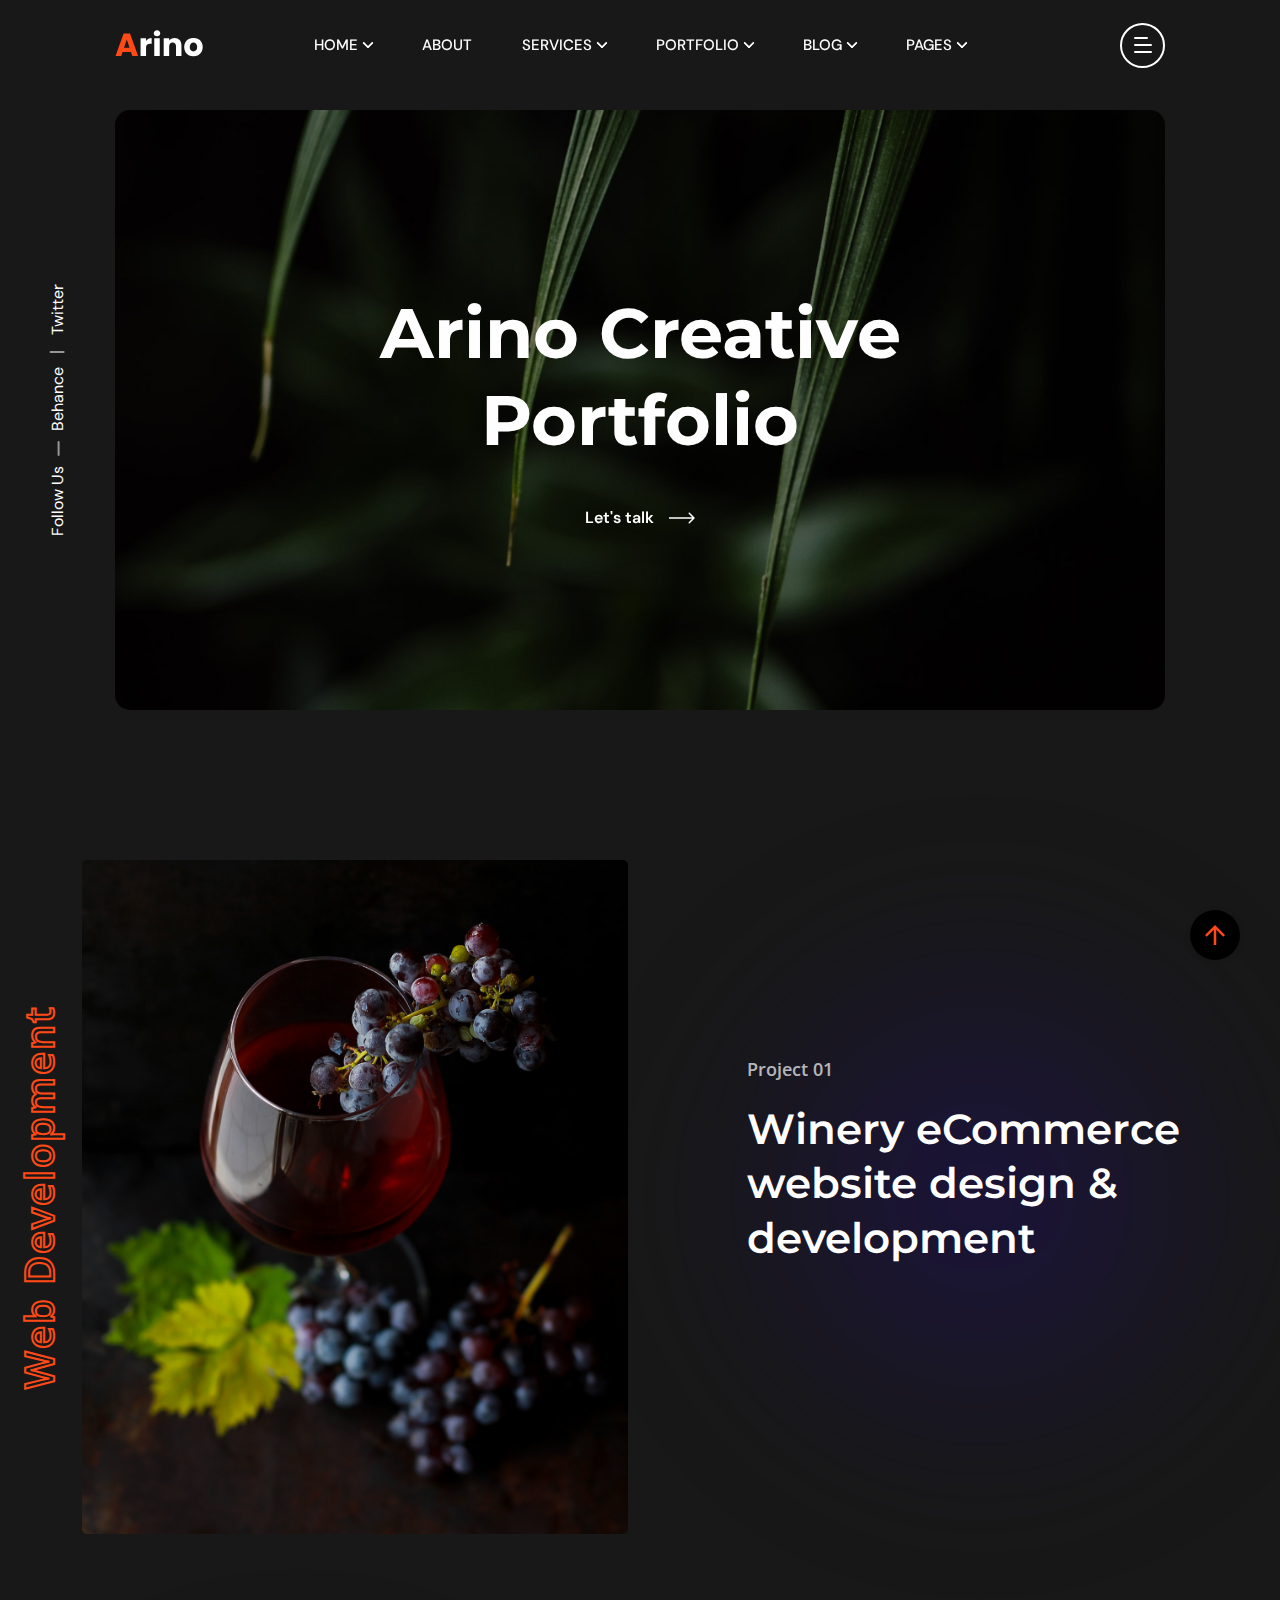
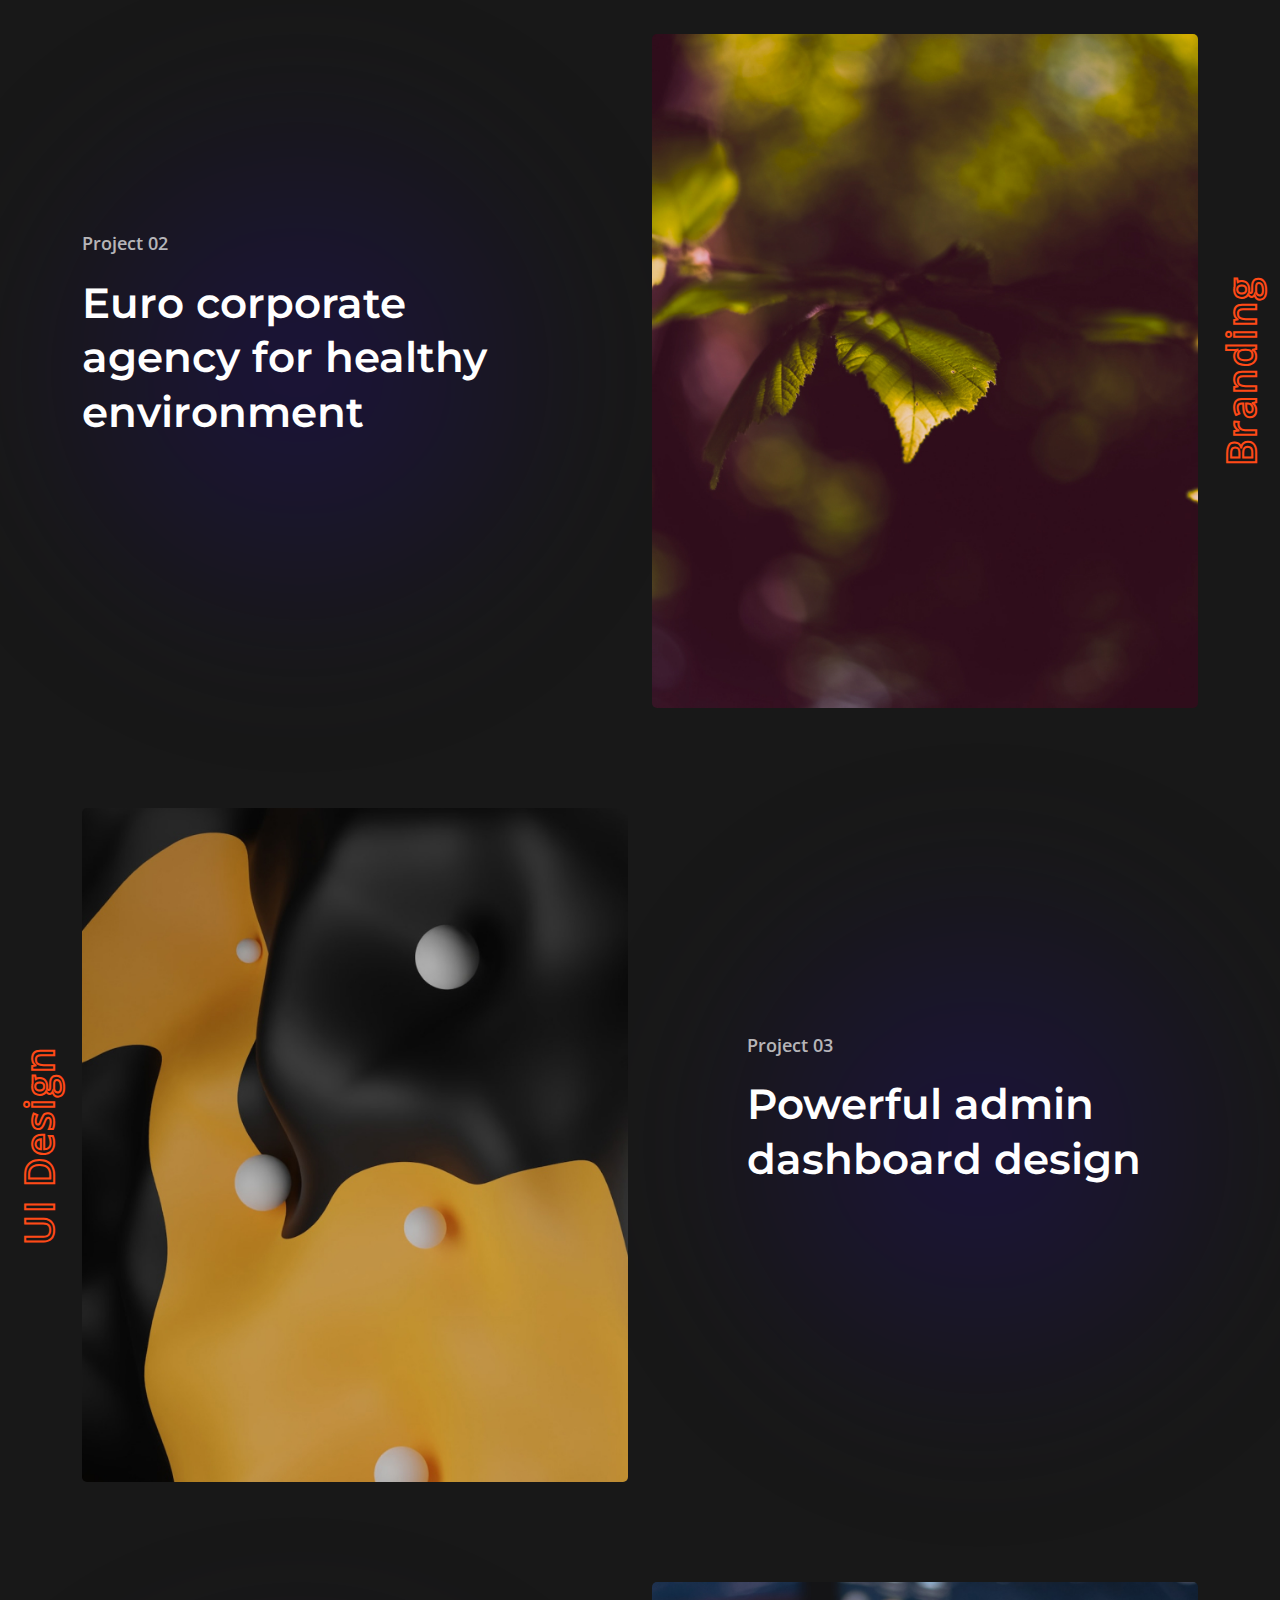
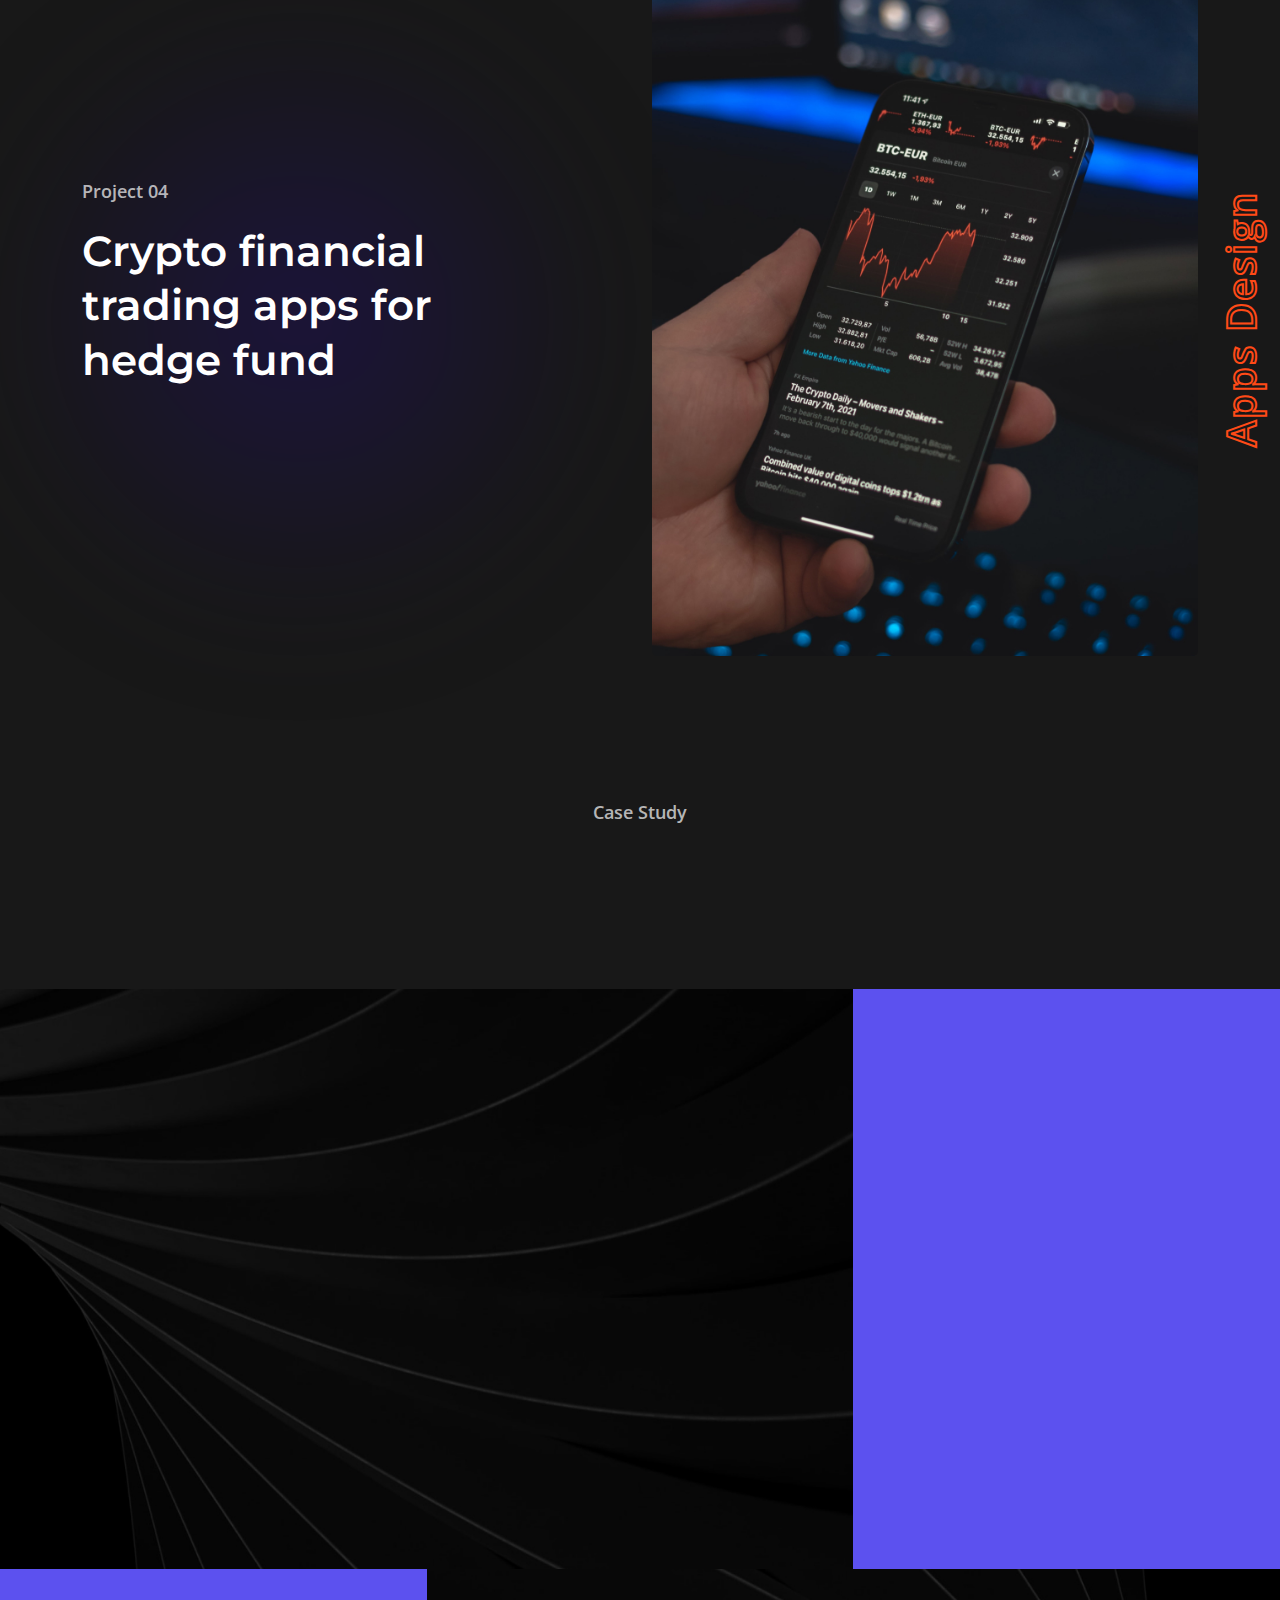
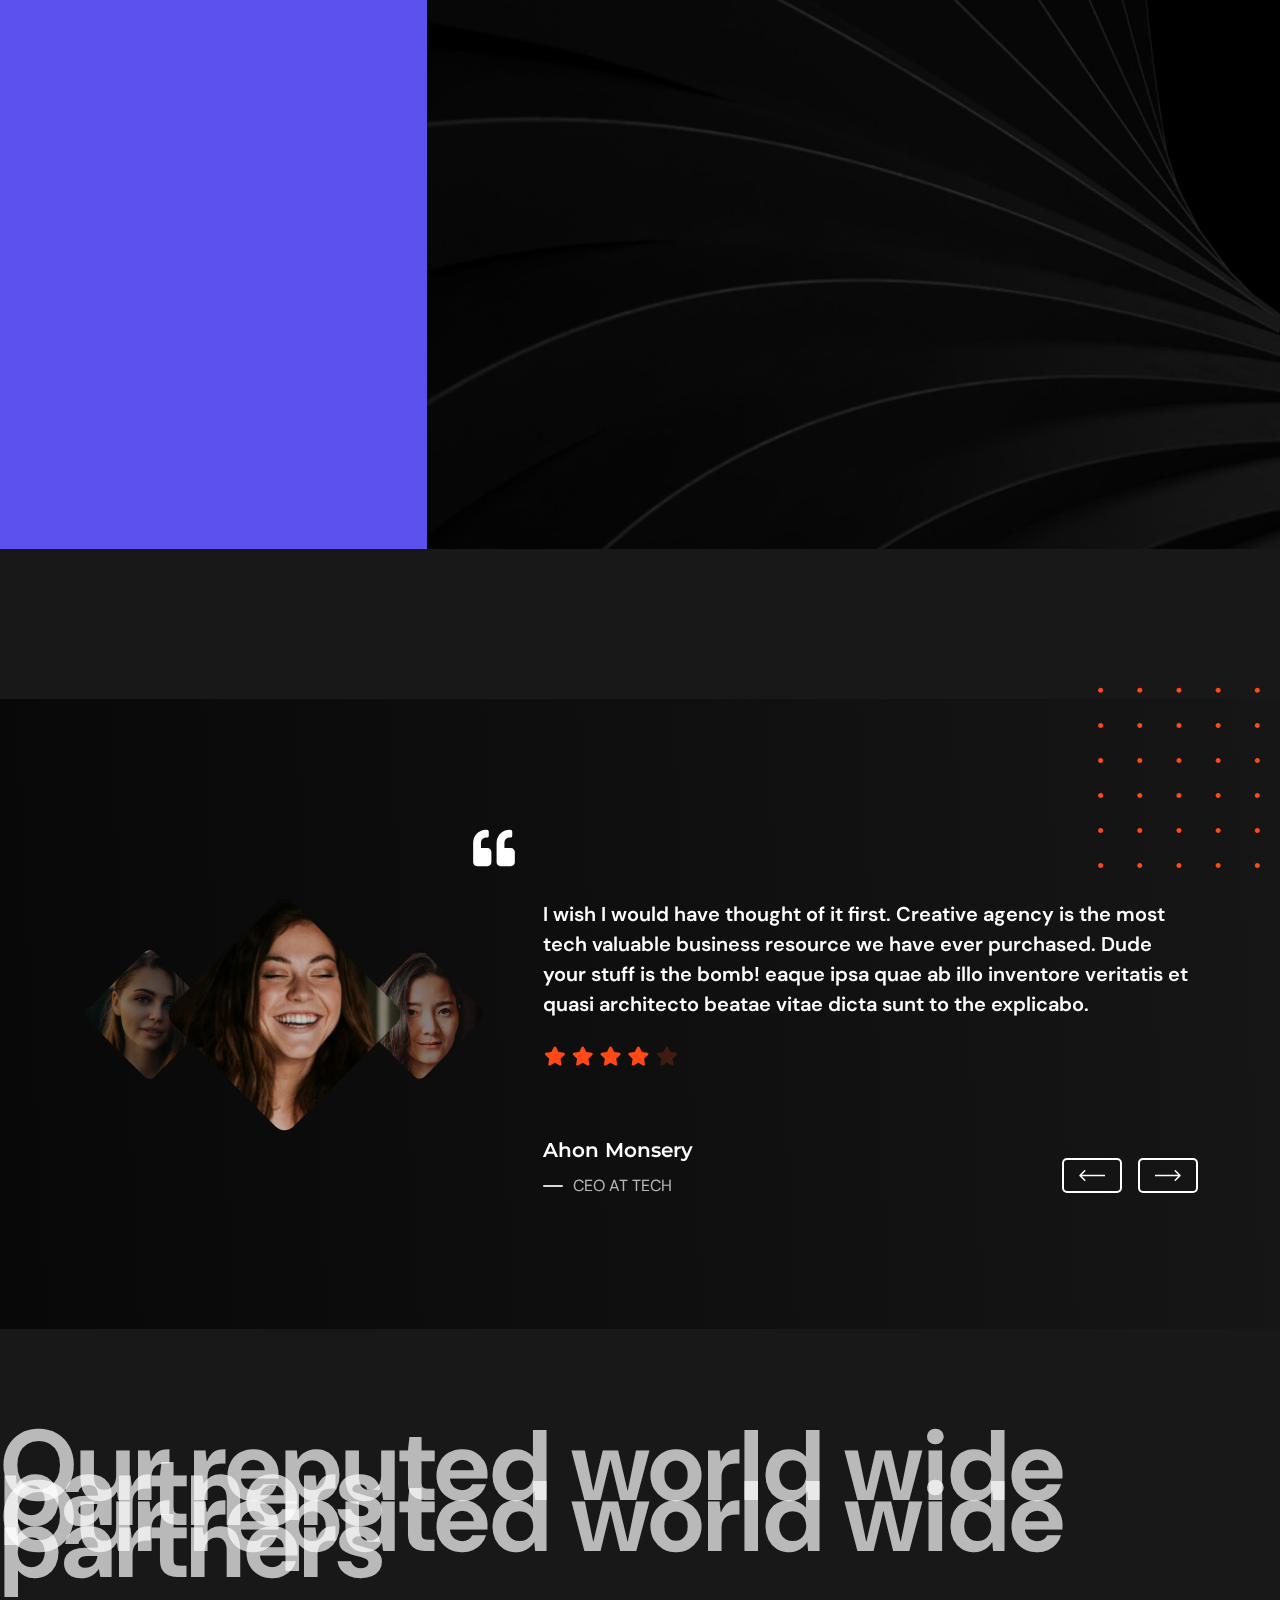
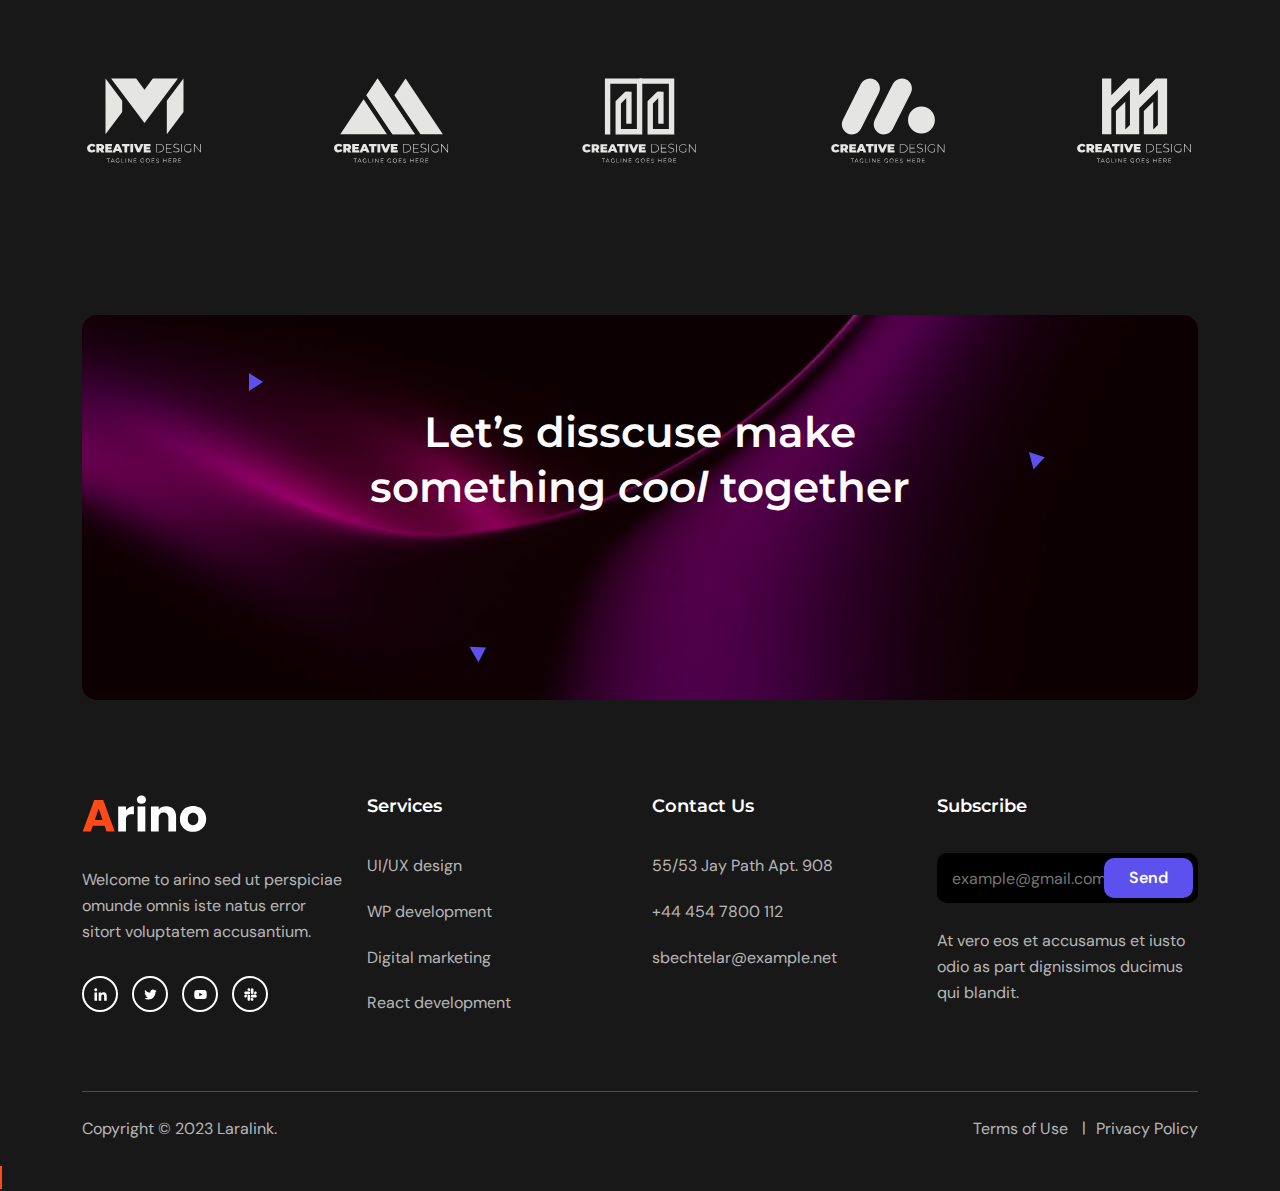
<file: creative-portfolio.html>
<!DOCTYPE html>
<html class="no-js" lang="en">
  <head>
    <!-- Meta Tags -->
    <meta charset="utf-8">
    <meta http-equiv="x-ua-compatible" content="ie=edge">
    <meta name="viewport" content="width=device-width, initial-scale=1">
    <meta name="author" content="Laralink">
    <!-- Favicon Icon -->
    <link rel="icon" href="assets/img/favicon.png">
    <!-- Site Title -->
    <title>Arino - Creative Agency Template</title>
    <link rel="stylesheet" href="assets/css/plugins/bootstrap.min.css">
    <link rel="stylesheet" href="assets/css/plugins/lightgallery.min.css">
    <link rel="stylesheet" href="assets/css/plugins/slick.css">
    <link rel="stylesheet" href="assets/css/plugins/lightgallery.min.css">
    <link rel="stylesheet" href="assets/css/plugins/animate.css">
    <link rel="stylesheet" href="assets/css/style.css">
  </head>
  <body>
    <div class="cs-preloader cs-center">
      <div class="cs-preloader_in"></div>
    </div>
    <!-- Start Header Section -->
    <header class="cs-site_header cs-style1 text-uppercase cs-sticky_header cs-site_header_full_width">
      <div class="cs-main_header">
        <div class="container">
          <div class="cs-main_header_in">
            <div class="cs-main_header_left">
              <a class="cs-site_branding" href="index.html">
                <img src="assets/img/logo.svg" alt="Logo">
              </a>
            </div>
            <div class="cs-main_header_center">
              <div class="cs-nav cs-primary_font cs-medium">
                <ul class="cs-nav_list">
                  <li class="menu-item-has-children cs-mega_menu">
                    <a href="index.html">Home</a>
                    <ul class="cs-mega_wrapper">
                      <li>
                        <ul>
                          <li>
                            <a href="index.html" class="cs-nav_list_img">
                              <img src="assets/img/demo/main-home.jpeg" alt="" />
                            </a>
                            <a href="index.html">Main Home</a>
                          </li>
                          <li>
                            <a href="showcase-portfolio.html" class="cs-nav_list_img">
                              <img src="assets/img/demo/showcase.jpeg" alt="" />
                            </a>
                            <a href="showcase-portfolio.html">Showcase Portfolio</a>
                          </li>
                        </ul>
                      </li>
                      <li>
                        <ul>
                          <li>
                            <a href="photography-agency.html" class="cs-nav_list_img">
                              <img src="assets/img/demo/photography-agency.jpeg" alt="" />
                            </a>
                            <a href="photography-agency.html">Photography Agency</a>
                          </li>
                          <li>
                            <a href="case-study-showcase.html" class="cs-nav_list_img">
                              <img src="assets/img/demo/case_study_showcase.jpeg" alt="" />
                            </a>
                            <a href="case-study-showcase.html">Case Study Showcase</a>
                          </li>
                        </ul>
                      </li>
                      <li>
                        <ul>
                          <li>
                            <a href="creative-portfolio.html" class="cs-nav_list_img">
                              <img src="assets/img/demo/portfolio.jpeg" alt="" />
                            </a>
                            <a href="creative-portfolio.html">Creative Portfolio</a>
                          </li>
                        </ul>
                      </li>
                      <li>
                        <ul>
                          <li>
                            <a href="digital-agency.html" class="cs-nav_list_img">
                              <img src="assets/img/demo/digital-agency.jpeg" alt="" />
                            </a>
                            <a href="digital-agency.html">Digital Agency</a>
                          </li>
                        </ul>
                      </li>
                      <li>
                        <ul>
                          <li>
                            <a href="marketing-agency.html" class="cs-nav_list_img">
                              <img src="assets/img/demo/marketing.jpeg" alt="" />
                            </a>
                            <a href="marketing-agency.html">Marketing Agency</a>
                          </li>
                        </ul>
                      </li>
                      <li>
                        <ul>
                          <li>
                            <a href="freelancer-agency.html" class="cs-nav_list_img">
                              <img src="assets/img/demo/freelancer-agency.jpeg" alt="" />
                              <span class="cs-header_badge">New</span>
                            </a>
                            <a href="freelancer-agency.html">Freelancing Agency</a>
                          </li>
                        </ul>
                      </li>
                      <li>
                        <ul>
                          <li>
                            <a href="https://arino-html-rtl.vercel.app" target="_blank" class="cs-nav_list_img">
                              <img src="assets/img/demo/rtl.jpeg" alt="" />
                              <span class="cs-header_badge">New</span>
                            </a>
                            <a href="https://arino-html-rtl.vercel.app" target="_blank">RTL Demo</a>
                          </li>
                        </ul>
                      </li>
                    </ul>
                  </li>
                  <li>
                    <a href="about.html">About</a>
                  </li>
                  <li class="menu-item-has-children">
                    <a href="service.html">Services</a>
                    <ul>
                      <li>
                        <a href="service.html">Services</a>
                      </li>
                      <li>
                        <a href="service-details.html">Service Details</a>
                      </li>
                    </ul>
                  </li>
                  <li class="menu-item-has-children">
                    <a href="portfolio.html">Portfolio</a>
                    <ul>
                      <li>
                        <a href="portfolio.html">Portfolio</a>
                      </li>
                      <li>
                        <a href="portfolio-details.html">Portfolio Details</a>
                      </li>
                    </ul>
                  </li>
                  <li class="menu-item-has-children">
                    <a href="blog.html">Blog</a>
                    <ul>
                      <li>
                        <a href="blog.html">Blog</a>
                      </li>
                      <li>
                        <a href="blog-details.html">Blog Details</a>
                      </li>
                    </ul>
                  </li>
                  <li class="menu-item-has-children">
                    <a href="#">Pages</a>
                    <ul>
                      <li>
                        <a href="contact.html">Contact</a>
                      </li>
                      <li>
                        <a href="team.html">Team</a>
                      </li>
                      <li>
                        <a href="team-details.html">Team Details</a>
                      </li>
                      <li>
                        <a href="case-study.html">Case Study Details</a>
                      </li>
                      <li>
                        <a href="faq.html">FAQ</a>
                      </li>
                    </ul>
                  </li>
                </ul>
              </div>
            </div>
            <div class="cs-main_header_right">
              <div class="cs-toolbox">
                <span class="cs-icon_btn">
                  <span class="cs-icon_btn_in">
                    <span></span>
                    <span></span>
                    <span></span>
                    <span></span>
                  </span>
                </span>
              </div>
            </div>
          </div>
        </div>
      </div>
    </header>
    <div class="cs-side_header">
      <button class="cs-close"></button>
      <div class="cs-side_header_overlay"></div>
      <div class="cs-side_header_in">
        <div class="cs-side_header_shape"></div>
        <a class="cs-site_branding" href="index.html">
          <img src="assets/img/footer_logo.svg" alt="Logo">
        </a>
        <div class="cs-side_header_box">
          <h2 class="cs-side_header_heading">Do you have a project in your <br> mind? Keep connect us. </h2>
        </div>
        <div class="cs-side_header_box">
          <h3 class="cs-side_header_title cs-primary_color">Contact Us</h3>
          <ul class="cs-contact_info cs-style1 cs-mp0">
            <li>
              <svg width="18" height="18" viewBox="0 0 18 18" fill="none" xmlns="http://www.w3.org/2000/svg">
                <path d="M17 12.5C15.75 12.5 14.55 12.3 13.43 11.93C13.08 11.82 12.69 11.9 12.41 12.17L10.21 14.37C7.38 12.93 5.06 10.62 3.62 7.79L5.82 5.58C6.1 5.31 6.18 4.92 6.07 4.57C5.7 3.45 5.5 2.25 5.5 1C5.5 0.45 5.05 0 4.5 0H1C0.45 0 0 0.45 0 1C0 10.39 7.61 18 17 18C17.55 18 18 17.55 18 17V13.5C18 12.95 17.55 12.5 17 12.5ZM9 0V10L12 7H18V0H9Z" fill="#FF4A17" />
              </svg>
              <span>+44 454 7800 112</span>
            </li>
            <li>
              <svg width="20" height="18" viewBox="0 0 20 18" fill="none" xmlns="http://www.w3.org/2000/svg">
                <path d="M20 6.98V16C20 17.1 19.1 18 18 18H2C0.9 18 0 17.1 0 16V4C0 2.9 0.9 2 2 2H12.1C12.04 2.32 12 2.66 12 3C12 4.48 12.65 5.79 13.67 6.71L10 9L2 4V6L10 11L15.3 7.68C15.84 7.88 16.4 8 17 8C18.13 8 19.16 7.61 20 6.98ZM14 3C14 4.66 15.34 6 17 6C18.66 6 20 4.66 20 3C20 1.34 18.66 0 17 0C15.34 0 14 1.34 14 3Z" fill="#FF4A17" />
              </svg>
              <span>infotech@arino.com</span>
            </li>
            <li>
              <svg width="14" height="20" viewBox="0 0 14 20" fill="none" xmlns="http://www.w3.org/2000/svg">
                <path d="M7 0C3.13 0 0 3.13 0 7C0 12.25 7 20 7 20C7 20 14 12.25 14 7C14 3.13 10.87 0 7 0ZM7 9.5C5.62 9.5 4.5 8.38 4.5 7C4.5 5.62 5.62 4.5 7 4.5C8.38 4.5 9.5 5.62 9.5 7C9.5 8.38 8.38 9.5 7 9.5Z" fill="#FF4A17" />
              </svg>
              <span>50 Wall Street Suite, 44150 <br>Ohio, United States </span>
            </li>
          </ul>
        </div>
        <div class="cs-side_header_box">
          <h3 class="cs-side_header_title cs-primary_color">Subscribe</h3>
          <div class="cs-newsletter cs-style1">
            <form action="#" class="cs-newsletter_form">
              <input type="email" class="cs-newsletter_input" placeholder="example@gmail.com">
              <button class="cs-newsletter_btn">
                <span>Send</span>
              </button>
            </form>
            <div class="cs-newsletter_text">At vero eos et accusamus et iusto odio as part dignissimos ducimus qui blandit.</div>
          </div>
        </div>
        <div class="cs-side_header_box">
          <div class="cs-social_btns cs-style1">
            <a href="#" class="cs-center">
              <svg width="15" height="15" viewBox="0 0 15 15" fill="none" xmlns="http://www.w3.org/2000/svg">
                <path d="M4.04799 13.7497H1.45647V5.4043H4.04799V13.7497ZM2.75084 4.2659C1.92215 4.2659 1.25 3.57952 1.25 2.75084C1.25 2.35279 1.40812 1.97105 1.68958 1.68958C1.97105 1.40812 2.35279 1.25 2.75084 1.25C3.14888 1.25 3.53063 1.40812 3.81209 1.68958C4.09355 1.97105 4.25167 2.35279 4.25167 2.75084C4.25167 3.57952 3.57924 4.2659 2.75084 4.2659ZM13.7472 13.7497H11.1613V9.68722C11.1613 8.71903 11.1417 7.4774 9.81389 7.4774C8.46652 7.4774 8.26004 8.5293 8.26004 9.61747V13.7497H5.67132V5.4043H8.15681V6.54269H8.19308C8.53906 5.887 9.38421 5.19503 10.6451 5.19503C13.2679 5.19503 13.75 6.92215 13.75 9.16546V13.7497H13.7472Z" fill="white"></path>
              </svg>
            </a>
            <a href="#" class="cs-center">
              <svg width="13" height="11" viewBox="0 0 13 11" fill="none" xmlns="http://www.w3.org/2000/svg">
                <path d="M11.4651 2.95396C11.4731 3.065 11.4731 3.17606 11.4731 3.2871C11.4731 6.67383 8.89535 10.5761 4.18402 10.5761C2.73255 10.5761 1.38421 10.1557 0.25 9.42608C0.456226 9.44986 0.654494 9.4578 0.868655 9.4578C2.06629 9.4578 3.16879 9.0533 4.04918 8.36326C2.92291 8.33946 1.97906 7.60183 1.65386 6.5866C1.81251 6.61038 1.97112 6.62624 2.1377 6.62624C2.36771 6.62624 2.59774 6.59451 2.81188 6.53901C1.63802 6.30105 0.757595 5.26996 0.757595 4.02472V3.99301C1.09864 4.18336 1.49524 4.30233 1.91558 4.31818C1.22554 3.85814 0.773464 3.07294 0.773464 2.1846C0.773464 1.70872 0.900344 1.27249 1.12244 0.891774C2.38355 2.44635 4.27919 3.46156 6.40481 3.57262C6.36516 3.38226 6.34136 3.184 6.34136 2.9857C6.34136 1.57388 7.4835 0.423828 8.90323 0.423828C9.64086 0.423828 10.3071 0.733156 10.7751 1.23284C11.354 1.1218 11.9093 0.907643 12.401 0.614185C12.2106 1.20906 11.8061 1.70875 11.2748 2.02598C11.7903 1.97049 12.29 1.82769 12.75 1.62942C12.4011 2.13702 11.9648 2.5891 11.4651 2.95396V2.95396Z" fill="white"></path>
              </svg>
            </a>
            <a href="#" class="cs-center">
              <svg width="13" height="9" viewBox="0 0 13 9" fill="none" xmlns="http://www.w3.org/2000/svg">
                <path d="M12.4888 1.48066C12.345 0.939353 11.9215 0.513038 11.3837 0.368362C10.4089 0.105469 6.5 0.105469 6.5 0.105469C6.5 0.105469 2.59116 0.105469 1.61633 0.368362C1.07853 0.513061 0.65496 0.939353 0.5112 1.48066C0.25 2.4618 0.25 4.50887 0.25 4.50887C0.25 4.50887 0.25 6.55595 0.5112 7.53709C0.65496 8.0784 1.07853 8.48695 1.61633 8.63163C2.59116 8.89452 6.5 8.89452 6.5 8.89452C6.5 8.89452 10.4088 8.89452 11.3837 8.63163C11.9215 8.48695 12.345 8.0784 12.4888 7.53709C12.75 6.55595 12.75 4.50887 12.75 4.50887C12.75 4.50887 12.75 2.4618 12.4888 1.48066V1.48066ZM5.22158 6.36746V2.65029L8.48861 4.50892L5.22158 6.36746V6.36746Z" fill="white"></path>
              </svg>
            </a>
            <a href="#" class="cs-center">
              <svg width="13" height="13" viewBox="0 0 13 13" fill="none" xmlns="http://www.w3.org/2000/svg">
                <path d="M2.87612 8.149C2.87612 8.87165 2.28571 9.46205 1.56306 9.46205C0.840402 9.46205 0.25 8.87165 0.25 8.149C0.25 7.42634 0.840402 6.83594 1.56306 6.83594H2.87612V8.149ZM3.53795 8.149C3.53795 7.42634 4.12835 6.83594 4.851 6.83594C5.57366 6.83594 6.16406 7.42634 6.16406 8.149V11.4369C6.16406 12.1596 5.57366 12.75 4.851 12.75C4.12835 12.75 3.53795 12.1596 3.53795 11.4369V8.149ZM4.851 2.87612C4.12835 2.87612 3.53795 2.28571 3.53795 1.56306C3.53795 0.840402 4.12835 0.25 4.851 0.25C5.57366 0.25 6.16406 0.840402 6.16406 1.56306V2.87612H4.851V2.87612ZM4.851 3.53795C5.57366 3.53795 6.16406 4.12835 6.16406 4.851C6.16406 5.57366 5.57366 6.16406 4.851 6.16406H1.56306C0.840402 6.16406 0.25 5.57366 0.25 4.851C0.25 4.12835 0.840402 3.53795 1.56306 3.53795H4.851V3.53795ZM10.1239 4.851C10.1239 4.12835 10.7143 3.53795 11.4369 3.53795C12.1596 3.53795 12.75 4.12835 12.75 4.851C12.75 5.57366 12.1596 6.16406 11.4369 6.16406H10.1239V4.851V4.851ZM9.46205 4.851C9.46205 5.57366 8.87165 6.16406 8.149 6.16406C7.42634 6.16406 6.83594 5.57366 6.83594 4.851V1.56306C6.83594 0.840402 7.42634 0.25 8.149 0.25C8.87165 0.25 9.46205 0.840402 9.46205 1.56306V4.851V4.851ZM8.149 10.1239C8.87165 10.1239 9.46205 10.7143 9.46205 11.4369C9.46205 12.1596 8.87165 12.75 8.149 12.75C7.42634 12.75 6.83594 12.1596 6.83594 11.4369V10.1239H8.149ZM8.149 9.46205C7.42634 9.46205 6.83594 8.87165 6.83594 8.149C6.83594 7.42634 7.42634 6.83594 8.149 6.83594H11.4369C12.1596 6.83594 12.75 7.42634 12.75 8.149C12.75 8.87165 12.1596 9.46205 11.4369 9.46205H8.149Z" fill="white"></path>
              </svg>
            </a>
          </div>
        </div>
      </div>
    </div>
    <!-- End Header Section -->
    <!-- Start Hero -->
    <div class="cs-hero cs-style1 cs-type2" id="home">
      <div class="cs-hero_bg cs-bg cs-ripple_version cs-center" data-src="assets/img/hero_bg_4.jpeg">
        <div class="container">
          <div class="cs-hero_text text-center">
            <h1 class="cs-hero_title wow fadeInUp" data-wow-duration="0.8s" data-wow-delay="0.2s">
              <span class="cs-accent_color">A</span>rino Creative <br>Portfolio
            </h1>
            <a href="contact.html" class="cs-text_btn">
              <span>Let's talk</span>
              <svg width="26" height="12" viewBox="0 0 26 12" fill="none" xmlns="http://www.w3.org/2000/svg">
                <path d="M25.5303 6.53033C25.8232 6.23744 25.8232 5.76256 25.5303 5.46967L20.7574 0.696699C20.4645 0.403806 19.9896 0.403806 19.6967 0.696699C19.4038 0.989593 19.4038 1.46447 19.6967 1.75736L23.9393 6L19.6967 10.2426C19.4038 10.5355 19.4038 11.0104 19.6967 11.3033C19.9896 11.5962 20.4645 11.5962 20.7574 11.3033L25.5303 6.53033ZM0 6.75H25V5.25H0V6.75Z" fill="currentColor" />
              </svg>
            </a>
          </div>
        </div>
      </div>
      <div class="cs-hero_social_wrap cs-left_side cs-primary_font cs-primary_color">
        <div class="cs-hero_social_title">Follow Us</div>
        <ul class="cs-hero_social_links">
          <li>
            <a href="">Behance</a>
          </li>
          <li>
            <a href="">Twitter</a>
          </li>
        </ul>
      </div>
    </div>
    <!-- End Hero -->
    <div class="cs-height_150 cs-height_lg_80"></div>
    <!-- Start Project Section -->
    <div class="cs-portfolio cs-style2">
      <div class="cs-gradient_shape"></div>
      <div class="container">
        <div class="row align-items-center">
          <div class="col-lg-6">
            <div class="cs-portfolio_img">
              <h3 class="cs-portfolio_img_title">Web Development</h3>
              <div class="cs-portfolio_img_in cs-shine_hover_1 cs-radius_5">
                <img src="assets/img/portfolio_35.jpeg" alt="Portfolio" class="cs-w100">
              </div>
            </div>
          </div>
          <div class="col-xl-5 col-lg-6 offset-xl-1">
            <div class="cs-height_0 cs-height_lg_35"></div>
            <div class="cs-section_heading cs-style1">
              <h3 class="cs-section_subtitle">Project 01</h3>
              <h2 class="cs-section_title">Winery eCommerce website design & development</h2>
              <div class="cs-height_45 cs-height_lg_20"></div>
              <a href="portfolio-details.html" class="cs-text_btn wow fadeInLeft" data-wow-duration="0.8s" data-wow-delay="0.2s">
                <span>See Details</span>
                <svg width="26" height="12" viewBox="0 0 26 12" fill="none" xmlns="http://www.w3.org/2000/svg">
                  <path d="M25.5303 6.53033C25.8232 6.23744 25.8232 5.76256 25.5303 5.46967L20.7574 0.696699C20.4645 0.403806 19.9896 0.403806 19.6967 0.696699C19.4038 0.989593 19.4038 1.46447 19.6967 1.75736L23.9393 6L19.6967 10.2426C19.4038 10.5355 19.4038 11.0104 19.6967 11.3033C19.9896 11.5962 20.4645 11.5962 20.7574 11.3033L25.5303 6.53033ZM0 6.75H25V5.25H0V6.75Z" fill="currentColor"></path>
                </svg>
              </a>
            </div>
          </div>
        </div>
      </div>
    </div>
    <div class="cs-height_100 cs-height_lg_70"></div>
    <div class="cs-portfolio cs-style2 cs-type1">
      <div class="cs-gradient_shape"></div>
      <div class="container">
        <div class="row align-items-center cs-column_reverse_lg">
          <div class="col-xl-5 col-lg-6">
            <div class="cs-height_0 cs-height_lg_35"></div>
            <div class="cs-section_heading cs-style1 ">
              <h3 class="cs-section_subtitle">Project 02</h3>
              <h2 class="cs-section_title">Euro corporate agency for healthy environment</h2>
              <div class="cs-height_45 cs-height_lg_20"></div>
              <a href="portfolio-details.html" class="cs-text_btn wow fadeInLeft" data-wow-duration="0.8s" data-wow-delay="0.2s">
                <span>See Details</span>
                <svg width="26" height="12" viewBox="0 0 26 12" fill="none" xmlns="http://www.w3.org/2000/svg">
                  <path d="M25.5303 6.53033C25.8232 6.23744 25.8232 5.76256 25.5303 5.46967L20.7574 0.696699C20.4645 0.403806 19.9896 0.403806 19.6967 0.696699C19.4038 0.989593 19.4038 1.46447 19.6967 1.75736L23.9393 6L19.6967 10.2426C19.4038 10.5355 19.4038 11.0104 19.6967 11.3033C19.9896 11.5962 20.4645 11.5962 20.7574 11.3033L25.5303 6.53033ZM0 6.75H25V5.25H0V6.75Z" fill="currentColor"></path>
                </svg>
              </a>
            </div>
          </div>
          <div class="col-lg-6 offset-xl-1">
            <div class="cs-portfolio_img">
              <h3 class="cs-portfolio_img_title">Branding</h3>
              <div class="cs-portfolio_img_in cs-shine_hover_1 cs-radius_5">
                <img src="assets/img/portfolio_36.jpeg" alt="Portfolio" class="cs-w100">
              </div>
            </div>
          </div>
        </div>
      </div>
    </div>
    <div class="cs-height_100 cs-height_lg_70"></div>
    <div class="cs-portfolio cs-style2">
      <div class="cs-gradient_shape"></div>
      <div class="container">
        <div class="row align-items-center">
          <div class="col-lg-6">
            <div class="cs-portfolio_img">
              <h3 class="cs-portfolio_img_title">UI Design</h3>
              <div class="cs-portfolio_img_in cs-shine_hover_1 cs-radius_5">
                <img src="assets/img/portfolio_37.jpeg" alt="Portfolio" class="cs-w100">
              </div>
            </div>
          </div>
          <div class="col-xl-5 col-lg-6 offset-xl-1">
            <div class="cs-height_0 cs-height_lg_35"></div>
            <div class="cs-section_heading cs-style1 ">
              <h3 class="cs-section_subtitle">Project 03</h3>
              <h2 class="cs-section_title">Powerful admin dashboard design</h2>
              <div class="cs-height_45 cs-height_lg_20"></div>
              <a href="portfolio-details.html" class="cs-text_btn wow fadeInLeft" data-wow-duration="0.8s" data-wow-delay="0.2s">
                <span>See Details</span>
                <svg width="26" height="12" viewBox="0 0 26 12" fill="none" xmlns="http://www.w3.org/2000/svg">
                  <path d="M25.5303 6.53033C25.8232 6.23744 25.8232 5.76256 25.5303 5.46967L20.7574 0.696699C20.4645 0.403806 19.9896 0.403806 19.6967 0.696699C19.4038 0.989593 19.4038 1.46447 19.6967 1.75736L23.9393 6L19.6967 10.2426C19.4038 10.5355 19.4038 11.0104 19.6967 11.3033C19.9896 11.5962 20.4645 11.5962 20.7574 11.3033L25.5303 6.53033ZM0 6.75H25V5.25H0V6.75Z" fill="currentColor"></path>
                </svg>
              </a>
            </div>
          </div>
        </div>
      </div>
    </div>
    <div class="cs-height_100 cs-height_lg_70"></div>
    <div class="cs-portfolio cs-style2 cs-type1">
      <div class="cs-gradient_shape"></div>
      <div class="container">
        <div class="row align-items-center cs-column_reverse_lg">
          <div class="col-xl-5 col-lg-6">
            <div class="cs-height_0 cs-height_lg_35"></div>
            <div class="cs-section_heading cs-style1 ">
              <h3 class="cs-section_subtitle">Project 04</h3>
              <h2 class="cs-section_title">Crypto financial trading apps for hedge fund</h2>
              <div class="cs-height_45 cs-height_lg_20"></div>
              <a href="portfolio-details.html" class="cs-text_btn wow fadeInLeft" data-wow-duration="0.8s" data-wow-delay="0.2s">
                <span>See Details</span>
                <svg width="26" height="12" viewBox="0 0 26 12" fill="none" xmlns="http://www.w3.org/2000/svg">
                  <path d="M25.5303 6.53033C25.8232 6.23744 25.8232 5.76256 25.5303 5.46967L20.7574 0.696699C20.4645 0.403806 19.9896 0.403806 19.6967 0.696699C19.4038 0.989593 19.4038 1.46447 19.6967 1.75736L23.9393 6L19.6967 10.2426C19.4038 10.5355 19.4038 11.0104 19.6967 11.3033C19.9896 11.5962 20.4645 11.5962 20.7574 11.3033L25.5303 6.53033ZM0 6.75H25V5.25H0V6.75Z" fill="currentColor"></path>
                </svg>
              </a>
            </div>
          </div>
          <div class="col-lg-6 offset-xl-1">
            <div class="cs-portfolio_img">
              <h3 class="cs-portfolio_img_title">Apps Design</h3>
              <div class="cs-portfolio_img_in cs-shine_hover_1 cs-radius_5">
                <img src="assets/img/portfolio_38.jpeg" alt="Portfolio" class="cs-w100">
              </div>
            </div>
          </div>
        </div>
      </div>
    </div>
    <!-- End Project Section -->
    <div class="cs-height_145 cs-height_lg_80"></div>
    <!-- Start Case Study -->
    <div class="container">
      <div class="cs-section_heading cs-style1 text-center">
        <h3 class="cs-section_subtitle">Case Study</h3>
        <h2 class="cs-section_title wow fadeInUp" data-wow-duration="0.8s" data-wow-delay="0.2s">Featured case study</h2>
      </div>
      <div class="cs-height_90 cs-height_lg_45"></div>
    </div>
    <div class="cs-case_study text-end">
      <div class="cs-case_study_bg">
        <div class="cs-bg" data-src="assets/img/case_study_2.jpeg"></div>
        <div class="cs-accent_bg"></div>
      </div>
      <h2 class="cs-case_study_title wow fadeInRight" data-wow-duration="0.8s" data-wow-delay="0.2s">
        <a href="case-study.html">
          <span>Analysis lead</span>
          <br>
          <span>more efficiently</span>
        </a>
      </h2>
    </div>
    <div class="cs-case_study">
      <div class="cs-case_study_bg">
        <div class="cs-accent_bg"></div>
        <div class="cs-bg" data-src="assets/img/case_study_1.jpeg"></div>
      </div>
      <h2 class="cs-case_study_title wow fadeInLeft" data-wow-duration="0.8s" data-wow-delay="0.2s">
        <a href="case-study.html">
          <span>Ubar food app</span>
          <br>
          <span>case study</span>
        </a>
      </h2>
    </div>
    <!-- End Case Study -->
    <div class="cs-height_150 cs-height_lg_80"></div>
    <!-- Start Testimonial Section -->
    <section class="cs-gradient_bg_1 cs-shape_wrap_3 cs-parallax">
      <div class="cs-shape_3 cs-to_up">
        <svg width="162" height="181" viewBox="0 0 162 181" fill="none" xmlns="http://www.w3.org/2000/svg">
          <path d="M156.833 178.434C156.833 177.053 157.954 175.932 159.335 175.932C160.716 175.932 161.837 177.053 161.837 178.434C161.837 179.814 160.716 180.935 159.335 180.935C157.954 180.935 156.833 179.814 156.833 178.434Z" fill="#FF4A17" />
          <path d="M117.65 178.434C117.65 177.053 118.771 175.932 120.152 175.932C121.533 175.932 122.653 177.053 122.653 178.434C122.653 179.814 121.533 180.935 120.152 180.935C118.771 180.935 117.65 179.814 117.65 178.434Z" fill="#FF4A17" />
          <path d="M78.4694 178.434C78.4694 177.053 79.5902 175.932 80.971 175.932C82.3517 175.932 83.4726 177.053 83.4726 178.434C83.4726 179.814 82.3517 180.935 80.971 180.935C79.5876 180.935 78.4694 179.814 78.4694 178.434Z" fill="#FF4A17" />
          <path d="M39.286 178.434C39.286 177.053 40.4069 175.932 41.7876 175.932C43.1684 175.932 44.2893 177.053 44.2893 178.434C44.2893 179.814 43.1684 180.935 41.7876 180.935C40.4069 180.935 39.286 179.814 39.286 178.434Z" fill="#FF4A17" />
          <path d="M0.102661 178.434C0.102661 177.053 1.22354 175.932 2.60429 175.932C3.98504 175.932 5.10591 177.053 5.10591 178.434C5.10591 179.814 3.98504 180.935 2.60429 180.935C1.22091 180.935 0.102661 179.814 0.102661 178.434Z" fill="#FF4A17" />
          <path d="M156.833 143.419C156.833 142.038 157.954 140.917 159.335 140.917C160.716 140.917 161.837 142.038 161.837 143.419C161.837 144.799 160.716 145.92 159.335 145.92C157.954 145.92 156.833 144.799 156.833 143.419Z" fill="#FF4A17" />
          <path d="M117.65 143.419C117.65 142.038 118.771 140.917 120.152 140.917C121.533 140.917 122.653 142.038 122.653 143.419C122.653 144.799 121.533 145.92 120.152 145.92C118.771 145.92 117.65 144.799 117.65 143.419Z" fill="#FF4A17" />
          <path d="M78.4694 143.419C78.4694 142.038 79.5902 140.917 80.971 140.917C82.3517 140.917 83.4726 142.038 83.4726 143.419C83.4726 144.799 82.3517 145.92 80.971 145.92C79.5876 145.92 78.4694 144.799 78.4694 143.419Z" fill="#FF4A17" />
          <path d="M39.286 143.419C39.286 142.038 40.4069 140.917 41.7876 140.917C43.1684 140.917 44.2893 142.038 44.2893 143.419C44.2893 144.799 43.1684 145.92 41.7876 145.92C40.4069 145.92 39.286 144.799 39.286 143.419Z" fill="#FF4A17" />
          <path d="M0.102661 143.419C0.102661 142.038 1.22354 140.917 2.60429 140.917C3.98504 140.917 5.10591 142.038 5.10591 143.419C5.10591 144.799 3.98504 145.92 2.60429 145.92C1.22091 145.92 0.102661 144.799 0.102661 143.419Z" fill="#FF4A17" />
          <path d="M156.833 108.404C156.833 107.023 157.954 105.902 159.335 105.902C160.716 105.902 161.837 107.023 161.837 108.404C161.837 109.785 160.716 110.906 159.335 110.906C157.954 110.906 156.833 109.787 156.833 108.404Z" fill="#FF4A17" />
          <path d="M120.152 110.906C121.533 110.906 122.653 109.786 122.653 108.404C122.653 107.022 121.533 105.902 120.152 105.902C118.77 105.902 117.65 107.022 117.65 108.404C117.65 109.786 118.77 110.906 120.152 110.906Z" fill="#FF4A17" />
          <path d="M80.9684 110.906C82.35 110.906 83.47 109.786 83.47 108.404C83.47 107.022 82.35 105.902 80.9684 105.902C79.5868 105.902 78.4668 107.022 78.4668 108.404C78.4668 109.786 79.5868 110.906 80.9684 110.906Z" fill="#FF4A17" />
          <path d="M39.286 108.404C39.286 107.023 40.4069 105.902 41.7876 105.902C43.1684 105.902 44.2893 107.023 44.2893 108.404C44.2893 109.785 43.1684 110.906 41.7876 110.906C40.4069 110.906 39.286 109.787 39.286 108.404Z" fill="#FF4A17" />
          <path d="M0.102661 108.404C0.102661 107.023 1.22354 105.902 2.60429 105.902C3.98504 105.902 5.10591 107.023 5.10591 108.404C5.10591 109.785 3.98504 110.906 2.60429 110.906C1.22091 110.906 0.102661 109.787 0.102661 108.404Z" fill="#FF4A17" />
          <path d="M156.833 73.3918C156.833 72.011 157.954 70.8901 159.335 70.8901C160.716 70.8901 161.837 72.011 161.837 73.3918C161.837 74.7725 160.716 75.8934 159.335 75.8934C157.954 75.8908 156.833 74.7725 156.833 73.3918Z" fill="#FF4A17" />
          <path d="M120.152 75.8934C121.533 75.8934 122.653 74.7734 122.653 73.3918C122.653 72.0102 121.533 70.8901 120.152 70.8901C118.77 70.8901 117.65 72.0102 117.65 73.3918C117.65 74.7734 118.77 75.8934 120.152 75.8934Z" fill="#FF4A17" />
          <path d="M80.9684 75.8934C82.35 75.8934 83.47 74.7734 83.47 73.3918C83.47 72.0102 82.35 70.8901 80.9684 70.8901C79.5868 70.8901 78.4668 72.0102 78.4668 73.3918C78.4668 74.7734 79.5868 75.8934 80.9684 75.8934Z" fill="#FF4A17" />
          <path d="M39.286 73.3918C39.286 72.011 40.4069 70.8901 41.7876 70.8901C43.1684 70.8901 44.2893 72.011 44.2893 73.3918C44.2893 74.7725 43.1684 75.8934 41.7876 75.8934C40.4069 75.8934 39.286 74.7725 39.286 73.3918Z" fill="#FF4A17" />
          <path d="M0.102661 73.3918C0.102661 72.011 1.22354 70.8901 2.60429 70.8901C3.98504 70.8901 5.10591 72.011 5.10591 73.3918C5.10591 74.7725 3.98504 75.8934 2.60429 75.8934C1.22091 75.8908 0.102661 74.7725 0.102661 73.3918Z" fill="#FF4A17" />
          <path d="M156.833 38.3766C156.833 36.9959 157.954 35.875 159.335 35.875C160.716 35.875 161.837 36.9959 161.837 38.3766C161.837 39.7574 160.716 40.8782 159.335 40.8782C157.954 40.8756 156.833 39.7574 156.833 38.3766Z" fill="#FF4A17" />
          <path d="M120.152 40.8782C121.533 40.8782 122.653 39.7582 122.653 38.3766C122.653 36.995 121.533 35.875 120.152 35.875C118.77 35.875 117.65 36.995 117.65 38.3766C117.65 39.7582 118.77 40.8782 120.152 40.8782Z" fill="#FF4A17" />
          <path d="M80.9684 40.8782C82.35 40.8782 83.47 39.7582 83.47 38.3766C83.47 36.995 82.35 35.875 80.9684 35.875C79.5868 35.875 78.4668 36.995 78.4668 38.3766C78.4668 39.7582 79.5868 40.8782 80.9684 40.8782Z" fill="#FF4A17" />
          <path d="M39.286 38.3766C39.286 36.9959 40.4069 35.875 41.7876 35.875C43.1684 35.875 44.2893 36.9959 44.2893 38.3766C44.2893 39.7574 43.1684 40.8782 41.7876 40.8782C40.4069 40.8782 39.286 39.7574 39.286 38.3766Z" fill="#FF4A17" />
          <path d="M0.102661 38.3766C0.102661 36.9959 1.22354 35.875 2.60429 35.875C3.98504 35.875 5.10591 36.9959 5.10591 38.3766C5.10591 39.7574 3.98504 40.8782 2.60429 40.8782C1.22091 40.8756 0.102661 39.7574 0.102661 38.3766Z" fill="#FF4A17" />
          <path d="M156.833 3.36198C156.833 1.98123 157.954 0.860352 159.335 0.860352C160.716 0.860352 161.837 1.98123 161.837 3.36198C161.837 4.74273 160.716 5.8636 159.335 5.8636C157.954 5.8636 156.833 4.74273 156.833 3.36198Z" fill="#FF4A17" />
          <path d="M117.65 3.36198C117.65 1.98123 118.771 0.860352 120.152 0.860352C121.533 0.860352 122.653 1.98123 122.653 3.36198C122.653 4.74273 121.533 5.8636 120.152 5.8636C118.771 5.8636 117.65 4.74273 117.65 3.36198Z" fill="#FF4A17" />
          <path d="M78.4694 3.36198C78.4694 1.98123 79.5902 0.860352 80.971 0.860352C82.3517 0.860352 83.4726 1.98123 83.4726 3.36198C83.4726 4.74273 82.3517 5.8636 80.971 5.8636C79.5876 5.8636 78.4694 4.74273 78.4694 3.36198Z" fill="#FF4A17" />
          <path d="M39.286 3.36198C39.286 1.98123 40.4069 0.860352 41.7876 0.860352C43.1684 0.860352 44.2893 1.98123 44.2893 3.36198C44.2893 4.74273 43.1684 5.8636 41.7876 5.8636C40.4069 5.8636 39.286 4.74273 39.286 3.36198Z" fill="#FF4A17" />
          <path d="M0.102661 3.36198C0.102661 1.98123 1.22354 0.860352 2.60429 0.860352C3.98504 0.860352 5.10591 1.98123 5.10591 3.36198C5.10591 4.74273 3.98504 5.8636 2.60429 5.8636C1.22091 5.8636 0.102661 4.74273 0.102661 3.36198Z" fill="#FF4A17" />
        </svg>
      </div>
      <div class="cs-height_130 cs-height_lg_80"></div>
      <div class="container">
        <div class="cs-testimonial_slider">
          <div class="cs-testimonial_slider_left">
            <div class="slider-nav cs-style1">
              <div class="slider-for_item item-nav">
                <div class="slider-nav_item">
                  <div class="cs-rotate_img">
                    <div class="cs-rotate_img_in">
                      <img src="assets/img/testimonial_1.jpeg" alt="Nav Image">
                    </div>
                  </div>
                </div>
              </div>
              <div class="slider-for_item item-nav">
                <div class="slider-nav_item">
                  <div class="cs-rotate_img">
                    <div class="cs-rotate_img_in">
                      <img src="assets/img/testimonial_2.jpeg" alt="Nav Image">
                    </div>
                  </div>
                </div>
              </div>
              <div class="slider-for_item item-nav">
                <div class="slider-nav_item">
                  <div class="cs-rotate_img">
                    <div class="cs-rotate_img_in">
                      <img src="assets/img/testimonial_3.jpeg" alt="Nav Image">
                    </div>
                  </div>
                </div>
              </div>
              <div class="slider-for_item item-nav">
                <div class="slider-nav_item">
                  <div class="cs-rotate_img">
                    <div class="cs-rotate_img_in">
                      <img src="assets/img/testimonial_1.jpeg" alt="Nav Image">
                    </div>
                  </div>
                </div>
              </div>
              <div class="slider-for_item item-nav">
                <div class="slider-nav_item">
                  <div class="cs-rotate_img">
                    <div class="cs-rotate_img_in">
                      <img src="assets/img/testimonial_2.jpeg" alt="Nav Image">
                    </div>
                  </div>
                </div>
              </div>
              <div class="slider-for_item item-nav">
                <div class="slider-nav_item">
                  <div class="cs-rotate_img">
                    <div class="cs-rotate_img_in">
                      <img src="assets/img/testimonial_3.jpeg" alt="Nav Image">
                    </div>
                  </div>
                </div>
              </div>
            </div>
          </div>
          <div class="cs-testimonial_slider_right">
            <div class="slider-for cs-style1">
              <div class="slider-for_item">
                <div class="cs-testimonial cs-style1">
                  <div class="cs-testimonial_quote">
                    <svg width="42" height="38" viewBox="0 0 42 38" fill="none" xmlns="http://www.w3.org/2000/svg">
                      <path d="M37.928 18.9982H31.4175V13.7899C31.4175 10.9172 33.7532 8.58154 36.6259 8.58154H37.2769C38.3593 8.58154 39.23 7.71077 39.23 6.62842V2.72217C39.23 1.63981 38.3593 0.769043 37.2769 0.769043H36.6259C29.4319 0.769043 23.605 6.59587 23.605 13.7899V33.3211C23.605 35.4777 25.3547 37.2274 27.5113 37.2274H37.928C40.0845 37.2274 41.8342 35.4777 41.8342 33.3211V22.9045C41.8342 20.7479 40.0845 18.9982 37.928 18.9982ZM14.4905 18.9982H7.98004V13.7899C7.98004 10.9172 10.3157 8.58154 13.1884 8.58154H13.8394C14.9218 8.58154 15.7925 7.71077 15.7925 6.62842V2.72217C15.7925 1.63981 14.9218 0.769043 13.8394 0.769043H13.1884C5.99436 0.769043 0.167542 6.59587 0.167542 13.7899V33.3211C0.167542 35.4777 1.91722 37.2274 4.07379 37.2274H14.4905C16.647 37.2274 18.3967 35.4777 18.3967 33.3211V22.9045C18.3967 20.7479 16.647 18.9982 14.4905 18.9982Z" fill="white" />
                    </svg>
                  </div>
                  <div class="cs-testimonial_text">I wish I would have thought of it first. Creative agency is the most tech valuable business resource we have ever purchased. Dude your stuff is the bomb! eaque ipsa quae ab illo inventore veritatis et quasi architecto beatae vitae dicta sunt to the explicabo.</div>
                  <div class="cs-rating" data-rating="4">
                    <div class="cs-rating_bg" data-src="assets/img/rating.svg"></div>
                    <div class="cs-rating_percentage" data-src="assets/img/rating.svg"></div>
                  </div>
                  <h2 class="cs-testimonial_avatar_name">Ahon Monsery</h2>
                  <div class="cs-testimonial_avatar_designation text-uppercase">CEO AT TECH</div>
                </div>
              </div>
              <div class="slider-for_item">
                <div class="cs-testimonial cs-style1">
                  <div class="cs-testimonial_quote">
                    <svg width="42" height="38" viewBox="0 0 42 38" fill="none" xmlns="http://www.w3.org/2000/svg">
                      <path d="M37.928 18.9982H31.4175V13.7899C31.4175 10.9172 33.7532 8.58154 36.6259 8.58154H37.2769C38.3593 8.58154 39.23 7.71077 39.23 6.62842V2.72217C39.23 1.63981 38.3593 0.769043 37.2769 0.769043H36.6259C29.4319 0.769043 23.605 6.59587 23.605 13.7899V33.3211C23.605 35.4777 25.3547 37.2274 27.5113 37.2274H37.928C40.0845 37.2274 41.8342 35.4777 41.8342 33.3211V22.9045C41.8342 20.7479 40.0845 18.9982 37.928 18.9982ZM14.4905 18.9982H7.98004V13.7899C7.98004 10.9172 10.3157 8.58154 13.1884 8.58154H13.8394C14.9218 8.58154 15.7925 7.71077 15.7925 6.62842V2.72217C15.7925 1.63981 14.9218 0.769043 13.8394 0.769043H13.1884C5.99436 0.769043 0.167542 6.59587 0.167542 13.7899V33.3211C0.167542 35.4777 1.91722 37.2274 4.07379 37.2274H14.4905C16.647 37.2274 18.3967 35.4777 18.3967 33.3211V22.9045C18.3967 20.7479 16.647 18.9982 14.4905 18.9982Z" fill="white" />
                    </svg>
                  </div>
                  <div class="cs-testimonial_text">I wish I would have thought of it first. Creative agency is the most tech valuable business resource we have ever purchased. Dude your stuff is the bomb! eaque ipsa quae ab illo inventore veritatis et quasi architecto beatae vitae dicta sunt to the explicabo.</div>
                  <div class="cs-rating" data-rating="4">
                    <div class="cs-rating_bg" data-src="assets/img/rating.svg"></div>
                    <div class="cs-rating_percentage" data-src="assets/img/rating.svg"></div>
                  </div>
                  <h2 class="cs-testimonial_avatar_name">Ahon Monsery</h2>
                  <div class="cs-testimonial_avatar_designation text-uppercase">CEO AT TECH</div>
                </div>
              </div>
              <div class="slider-for_item">
                <div class="cs-testimonial cs-style1">
                  <div class="cs-testimonial_quote">
                    <svg width="42" height="38" viewBox="0 0 42 38" fill="none" xmlns="http://www.w3.org/2000/svg">
                      <path d="M37.928 18.9982H31.4175V13.7899C31.4175 10.9172 33.7532 8.58154 36.6259 8.58154H37.2769C38.3593 8.58154 39.23 7.71077 39.23 6.62842V2.72217C39.23 1.63981 38.3593 0.769043 37.2769 0.769043H36.6259C29.4319 0.769043 23.605 6.59587 23.605 13.7899V33.3211C23.605 35.4777 25.3547 37.2274 27.5113 37.2274H37.928C40.0845 37.2274 41.8342 35.4777 41.8342 33.3211V22.9045C41.8342 20.7479 40.0845 18.9982 37.928 18.9982ZM14.4905 18.9982H7.98004V13.7899C7.98004 10.9172 10.3157 8.58154 13.1884 8.58154H13.8394C14.9218 8.58154 15.7925 7.71077 15.7925 6.62842V2.72217C15.7925 1.63981 14.9218 0.769043 13.8394 0.769043H13.1884C5.99436 0.769043 0.167542 6.59587 0.167542 13.7899V33.3211C0.167542 35.4777 1.91722 37.2274 4.07379 37.2274H14.4905C16.647 37.2274 18.3967 35.4777 18.3967 33.3211V22.9045C18.3967 20.7479 16.647 18.9982 14.4905 18.9982Z" fill="white" />
                    </svg>
                  </div>
                  <div class="cs-testimonial_text">I wish I would have thought of it first. Creative agency is the most tech valuable business resource we have ever purchased. Dude your stuff is the bomb! eaque ipsa quae ab illo inventore veritatis et quasi architecto beatae vitae dicta sunt to the explicabo.</div>
                  <div class="cs-rating" data-rating="4">
                    <div class="cs-rating_bg" data-src="assets/img/rating.svg"></div>
                    <div class="cs-rating_percentage" data-src="assets/img/rating.svg"></div>
                  </div>
                  <h2 class="cs-testimonial_avatar_name">Ahon Monsery</h2>
                  <div class="cs-testimonial_avatar_designation text-uppercase">CEO AT TECH</div>
                </div>
              </div>
              <div class="slider-for_item">
                <div class="cs-testimonial cs-style1">
                  <div class="cs-testimonial_quote">
                    <svg width="42" height="38" viewBox="0 0 42 38" fill="none" xmlns="http://www.w3.org/2000/svg">
                      <path d="M37.928 18.9982H31.4175V13.7899C31.4175 10.9172 33.7532 8.58154 36.6259 8.58154H37.2769C38.3593 8.58154 39.23 7.71077 39.23 6.62842V2.72217C39.23 1.63981 38.3593 0.769043 37.2769 0.769043H36.6259C29.4319 0.769043 23.605 6.59587 23.605 13.7899V33.3211C23.605 35.4777 25.3547 37.2274 27.5113 37.2274H37.928C40.0845 37.2274 41.8342 35.4777 41.8342 33.3211V22.9045C41.8342 20.7479 40.0845 18.9982 37.928 18.9982ZM14.4905 18.9982H7.98004V13.7899C7.98004 10.9172 10.3157 8.58154 13.1884 8.58154H13.8394C14.9218 8.58154 15.7925 7.71077 15.7925 6.62842V2.72217C15.7925 1.63981 14.9218 0.769043 13.8394 0.769043H13.1884C5.99436 0.769043 0.167542 6.59587 0.167542 13.7899V33.3211C0.167542 35.4777 1.91722 37.2274 4.07379 37.2274H14.4905C16.647 37.2274 18.3967 35.4777 18.3967 33.3211V22.9045C18.3967 20.7479 16.647 18.9982 14.4905 18.9982Z" fill="white" />
                    </svg>
                  </div>
                  <div class="cs-testimonial_text">I wish I would have thought of it first. Creative agency is the most tech valuable business resource we have ever purchased. Dude your stuff is the bomb! eaque ipsa quae ab illo inventore veritatis et quasi architecto beatae vitae dicta sunt to the explicabo.</div>
                  <div class="cs-rating" data-rating="4">
                    <div class="cs-rating_bg" data-src="assets/img/rating.svg"></div>
                    <div class="cs-rating_percentage" data-src="assets/img/rating.svg"></div>
                  </div>
                  <h2 class="cs-testimonial_avatar_name">Ahon Monsery</h2>
                  <div class="cs-testimonial_avatar_designation text-uppercase">CEO AT TECH</div>
                </div>
              </div>
              <div class="slider-for_item">
                <div class="cs-testimonial cs-style1">
                  <div class="cs-testimonial_quote">
                    <svg width="42" height="38" viewBox="0 0 42 38" fill="none" xmlns="http://www.w3.org/2000/svg">
                      <path d="M37.928 18.9982H31.4175V13.7899C31.4175 10.9172 33.7532 8.58154 36.6259 8.58154H37.2769C38.3593 8.58154 39.23 7.71077 39.23 6.62842V2.72217C39.23 1.63981 38.3593 0.769043 37.2769 0.769043H36.6259C29.4319 0.769043 23.605 6.59587 23.605 13.7899V33.3211C23.605 35.4777 25.3547 37.2274 27.5113 37.2274H37.928C40.0845 37.2274 41.8342 35.4777 41.8342 33.3211V22.9045C41.8342 20.7479 40.0845 18.9982 37.928 18.9982ZM14.4905 18.9982H7.98004V13.7899C7.98004 10.9172 10.3157 8.58154 13.1884 8.58154H13.8394C14.9218 8.58154 15.7925 7.71077 15.7925 6.62842V2.72217C15.7925 1.63981 14.9218 0.769043 13.8394 0.769043H13.1884C5.99436 0.769043 0.167542 6.59587 0.167542 13.7899V33.3211C0.167542 35.4777 1.91722 37.2274 4.07379 37.2274H14.4905C16.647 37.2274 18.3967 35.4777 18.3967 33.3211V22.9045C18.3967 20.7479 16.647 18.9982 14.4905 18.9982Z" fill="white" />
                    </svg>
                  </div>
                  <div class="cs-testimonial_text">I wish I would have thought of it first. Creative agency is the most tech valuable business resource we have ever purchased. Dude your stuff is the bomb! eaque ipsa quae ab illo inventore veritatis et quasi architecto beatae vitae dicta sunt to the explicabo.</div>
                  <div class="cs-rating" data-rating="4">
                    <div class="cs-rating_bg" data-src="assets/img/rating.svg"></div>
                    <div class="cs-rating_percentage" data-src="assets/img/rating.svg"></div>
                  </div>
                  <h2 class="cs-testimonial_avatar_name">Ahon Monsery</h2>
                  <div class="cs-testimonial_avatar_designation text-uppercase">CEO AT TECH</div>
                </div>
              </div>
              <div class="slider-for_item">
                <div class="cs-testimonial cs-style1">
                  <div class="cs-testimonial_quote">
                    <svg width="42" height="38" viewBox="0 0 42 38" fill="none" xmlns="http://www.w3.org/2000/svg">
                      <path d="M37.928 18.9982H31.4175V13.7899C31.4175 10.9172 33.7532 8.58154 36.6259 8.58154H37.2769C38.3593 8.58154 39.23 7.71077 39.23 6.62842V2.72217C39.23 1.63981 38.3593 0.769043 37.2769 0.769043H36.6259C29.4319 0.769043 23.605 6.59587 23.605 13.7899V33.3211C23.605 35.4777 25.3547 37.2274 27.5113 37.2274H37.928C40.0845 37.2274 41.8342 35.4777 41.8342 33.3211V22.9045C41.8342 20.7479 40.0845 18.9982 37.928 18.9982ZM14.4905 18.9982H7.98004V13.7899C7.98004 10.9172 10.3157 8.58154 13.1884 8.58154H13.8394C14.9218 8.58154 15.7925 7.71077 15.7925 6.62842V2.72217C15.7925 1.63981 14.9218 0.769043 13.8394 0.769043H13.1884C5.99436 0.769043 0.167542 6.59587 0.167542 13.7899V33.3211C0.167542 35.4777 1.91722 37.2274 4.07379 37.2274H14.4905C16.647 37.2274 18.3967 35.4777 18.3967 33.3211V22.9045C18.3967 20.7479 16.647 18.9982 14.4905 18.9982Z" fill="white" />
                    </svg>
                  </div>
                  <div class="cs-testimonial_text">I wish I would have thought of it first. Creative agency is the most tech valuable business resource we have ever purchased. Dude your stuff is the bomb! eaque ipsa quae ab illo inventore veritatis et quasi architecto beatae vitae dicta sunt to the explicabo.</div>
                  <div class="cs-rating" data-rating="4">
                    <div class="cs-rating_bg" data-src="assets/img/rating.svg"></div>
                    <div class="cs-rating_percentage" data-src="assets/img/rating.svg"></div>
                  </div>
                  <h2 class="cs-testimonial_avatar_name">Ahon Monsery</h2>
                  <div class="cs-testimonial_avatar_designation text-uppercase">CEO AT TECH</div>
                </div>
              </div>
            </div>
          </div>
        </div>
      </div>
      <div class="cs-height_130 cs-height_lg_80"></div>
    </section>
    <!-- End Testimonial Section -->
    <div class="cs-height_125 cs-height_lg_55"></div>
    <!-- End Moving Text -->
    <div class="cs-moving_text_wrap cs-bold cs-primary_font">
      <div class="cs-moving_text_in">
        <div class="cs-moving_text">Our reputed world wide partners</div>
        <div class="cs-moving_text">Our reputed world wide partners</div>
      </div>
    </div>
    <div class="cs-height_100 cs-height_lg_70"></div>
    <!-- Start Partner Logo -->
    <div class="container">
      <div class="cs-partner_logo_wrap">
        <div class="cs-partner_logo">
          <img src="assets/img/partner_1.svg" alt="Partner">
        </div>
        <div class="cs-partner_logo">
          <img src="assets/img/partner_2.svg" alt="Partner">
        </div>
        <div class="cs-partner_logo">
          <img src="assets/img/partner_3.svg" alt="Partner">
        </div>
        <div class="cs-partner_logo">
          <img src="assets/img/partner_4.svg" alt="Partner">
        </div>
        <div class="cs-partner_logo">
          <img src="assets/img/partner_5.svg" alt="Partner">
        </div>
      </div>
    </div>
    <!-- End Partner Logo -->
    <div class="cs-height_130 cs-height_lg_70"></div>
    <!-- Start CTA -->
    <section>
      <div class="container">
        <div class="cs-cta cs-style1 cs-bg text-center cs-shape_wrap_1 cs-position_1" data-src="assets/img/cta_bg_3.jpeg">
          <div class="cs-shape_1"></div>
          <div class="cs-shape_1"></div>
          <div class="cs-shape_1"></div>
          <div class="cs-cta_in">
            <h2 class="cs-cta_title cs-semi_bold cs-m0">Let’s disscuse make <br>something <i>cool</i> together </h2>
            <div class="cs-height_70 cs-height_lg_30"></div>
            <a href="contact.html" class="cs-text_btn wow fadeInUp" data-wow-duration="0.8s" data-wow-delay="0.2s">
              <span>Apply For Meeting</span>
              <svg width="26" height="12" viewBox="0 0 26 12" fill="none" xmlns="http://www.w3.org/2000/svg">
                <path d="M25.5307 6.53033C25.8236 6.23744 25.8236 5.76256 25.5307 5.46967L20.7577 0.696699C20.4648 0.403806 19.99 0.403806 19.6971 0.696699C19.4042 0.989593 19.4042 1.46447 19.6971 1.75736L23.9397 6L19.6971 10.2426C19.4042 10.5355 19.4042 11.0104 19.6971 11.3033C19.99 11.5962 20.4648 11.5962 20.7577 11.3033L25.5307 6.53033ZM0.000366211 6.75H25.0004V5.25H0.000366211V6.75Z" fill="currentColor" />
              </svg>
            </a>
          </div>
        </div>
      </div>
    </section>
    <!-- End CTA -->
    <!-- Start Footer -->
    <footer class="cs-fooer">
      <div class="cs-fooer_main">
        <div class="container">
          <div class="row">
            <div class="col-lg-3 col-sm-6">
              <div class="cs-footer_item">
                <div class="cs-text_widget">
                  <img src="assets/img/footer_logo.svg" alt="">
                  <p>Welcome to arino sed ut perspiciae omunde omnis iste natus error sitort voluptatem accusantium.</p>
                </div>
                <div class="cs-social_btns cs-style1">
                  <a href="#" class="cs-center">
                    <svg width="15" height="15" viewBox="0 0 15 15" fill="none" xmlns="http://www.w3.org/2000/svg">
                      <path d="M4.04799 13.7497H1.45647V5.4043H4.04799V13.7497ZM2.75084 4.2659C1.92215 4.2659 1.25 3.57952 1.25 2.75084C1.25 2.35279 1.40812 1.97105 1.68958 1.68958C1.97105 1.40812 2.35279 1.25 2.75084 1.25C3.14888 1.25 3.53063 1.40812 3.81209 1.68958C4.09355 1.97105 4.25167 2.35279 4.25167 2.75084C4.25167 3.57952 3.57924 4.2659 2.75084 4.2659ZM13.7472 13.7497H11.1613V9.68722C11.1613 8.71903 11.1417 7.4774 9.81389 7.4774C8.46652 7.4774 8.26004 8.5293 8.26004 9.61747V13.7497H5.67132V5.4043H8.15681V6.54269H8.19308C8.53906 5.887 9.38421 5.19503 10.6451 5.19503C13.2679 5.19503 13.75 6.92215 13.75 9.16546V13.7497H13.7472Z" fill="white" />
                    </svg>
                  </a>
                  <a href="#" class="cs-center">
                    <svg width="13" height="11" viewBox="0 0 13 11" fill="none" xmlns="http://www.w3.org/2000/svg">
                      <path d="M11.4651 2.95396C11.4731 3.065 11.4731 3.17606 11.4731 3.2871C11.4731 6.67383 8.89535 10.5761 4.18402 10.5761C2.73255 10.5761 1.38421 10.1557 0.25 9.42608C0.456226 9.44986 0.654494 9.4578 0.868655 9.4578C2.06629 9.4578 3.16879 9.0533 4.04918 8.36326C2.92291 8.33946 1.97906 7.60183 1.65386 6.5866C1.81251 6.61038 1.97112 6.62624 2.1377 6.62624C2.36771 6.62624 2.59774 6.59451 2.81188 6.53901C1.63802 6.30105 0.757595 5.26996 0.757595 4.02472V3.99301C1.09864 4.18336 1.49524 4.30233 1.91558 4.31818C1.22554 3.85814 0.773464 3.07294 0.773464 2.1846C0.773464 1.70872 0.900344 1.27249 1.12244 0.891774C2.38355 2.44635 4.27919 3.46156 6.40481 3.57262C6.36516 3.38226 6.34136 3.184 6.34136 2.9857C6.34136 1.57388 7.4835 0.423828 8.90323 0.423828C9.64086 0.423828 10.3071 0.733156 10.7751 1.23284C11.354 1.1218 11.9093 0.907643 12.401 0.614185C12.2106 1.20906 11.8061 1.70875 11.2748 2.02598C11.7903 1.97049 12.29 1.82769 12.75 1.62942C12.4011 2.13702 11.9648 2.5891 11.4651 2.95396V2.95396Z" fill="white" />
                    </svg>
                  </a>
                  <a href="#" class="cs-center">
                    <svg width="13" height="9" viewBox="0 0 13 9" fill="none" xmlns="http://www.w3.org/2000/svg">
                      <path d="M12.4888 1.48066C12.345 0.939353 11.9215 0.513038 11.3837 0.368362C10.4089 0.105469 6.5 0.105469 6.5 0.105469C6.5 0.105469 2.59116 0.105469 1.61633 0.368362C1.07853 0.513061 0.65496 0.939353 0.5112 1.48066C0.25 2.4618 0.25 4.50887 0.25 4.50887C0.25 4.50887 0.25 6.55595 0.5112 7.53709C0.65496 8.0784 1.07853 8.48695 1.61633 8.63163C2.59116 8.89452 6.5 8.89452 6.5 8.89452C6.5 8.89452 10.4088 8.89452 11.3837 8.63163C11.9215 8.48695 12.345 8.0784 12.4888 7.53709C12.75 6.55595 12.75 4.50887 12.75 4.50887C12.75 4.50887 12.75 2.4618 12.4888 1.48066V1.48066ZM5.22158 6.36746V2.65029L8.48861 4.50892L5.22158 6.36746V6.36746Z" fill="white" />
                    </svg>
                  </a>
                  <a href="#" class="cs-center">
                    <svg width="13" height="13" viewBox="0 0 13 13" fill="none" xmlns="http://www.w3.org/2000/svg">
                      <path d="M2.87612 8.149C2.87612 8.87165 2.28571 9.46205 1.56306 9.46205C0.840402 9.46205 0.25 8.87165 0.25 8.149C0.25 7.42634 0.840402 6.83594 1.56306 6.83594H2.87612V8.149ZM3.53795 8.149C3.53795 7.42634 4.12835 6.83594 4.851 6.83594C5.57366 6.83594 6.16406 7.42634 6.16406 8.149V11.4369C6.16406 12.1596 5.57366 12.75 4.851 12.75C4.12835 12.75 3.53795 12.1596 3.53795 11.4369V8.149ZM4.851 2.87612C4.12835 2.87612 3.53795 2.28571 3.53795 1.56306C3.53795 0.840402 4.12835 0.25 4.851 0.25C5.57366 0.25 6.16406 0.840402 6.16406 1.56306V2.87612H4.851V2.87612ZM4.851 3.53795C5.57366 3.53795 6.16406 4.12835 6.16406 4.851C6.16406 5.57366 5.57366 6.16406 4.851 6.16406H1.56306C0.840402 6.16406 0.25 5.57366 0.25 4.851C0.25 4.12835 0.840402 3.53795 1.56306 3.53795H4.851V3.53795ZM10.1239 4.851C10.1239 4.12835 10.7143 3.53795 11.4369 3.53795C12.1596 3.53795 12.75 4.12835 12.75 4.851C12.75 5.57366 12.1596 6.16406 11.4369 6.16406H10.1239V4.851V4.851ZM9.46205 4.851C9.46205 5.57366 8.87165 6.16406 8.149 6.16406C7.42634 6.16406 6.83594 5.57366 6.83594 4.851V1.56306C6.83594 0.840402 7.42634 0.25 8.149 0.25C8.87165 0.25 9.46205 0.840402 9.46205 1.56306V4.851V4.851ZM8.149 10.1239C8.87165 10.1239 9.46205 10.7143 9.46205 11.4369C9.46205 12.1596 8.87165 12.75 8.149 12.75C7.42634 12.75 6.83594 12.1596 6.83594 11.4369V10.1239H8.149ZM8.149 9.46205C7.42634 9.46205 6.83594 8.87165 6.83594 8.149C6.83594 7.42634 7.42634 6.83594 8.149 6.83594H11.4369C12.1596 6.83594 12.75 7.42634 12.75 8.149C12.75 8.87165 12.1596 9.46205 11.4369 9.46205H8.149Z" fill="white" />
                    </svg>
                  </a>
                </div>
              </div>
            </div>
            <div class="col-lg-3 col-sm-6">
              <div class="cs-footer_item">
                <h2 class="cs-widget_title">Services</h2>
                <ul class="cs-menu_widget cs-mp0">
                  <li>
                    <a href="service-details.html">UI/UX design</a>
                  </li>
                  <li>
                    <a href="service-details.html">WP development</a>
                  </li>
                  <li>
                    <a href="service-details.html">Digital marketing</a>
                  </li>
                  <li>
                    <a href="service-details.html">React development</a>
                  </li>
                </ul>
              </div>
            </div>
            <div class="col-lg-3 col-sm-6">
              <div class="cs-footer_item">
                <h2 class="cs-widget_title">Contact Us</h2>
                <ul class="cs-menu_widget cs-mp0">
                  <li>55/53 Jay Path Apt. 908</li>
                  <li>+44 454 7800 112</li>
                  <li>sbechtelar@example.net</li>
                </ul>
              </div>
            </div>
            <div class="col-lg-3 col-sm-6">
              <div class="cs-footer_item">
                <h2 class="cs-widget_title">Subscribe</h2>
                <div class="cs-newsletter cs-style1">
                  <form action="#" class="cs-newsletter_form">
                    <input type="email" class="cs-newsletter_input" placeholder="example@gmail.com">
                    <button class="cs-newsletter_btn">
                      <span>Send</span>
                    </button>
                  </form>
                  <div class="cs-newsletter_text">At vero eos et accusamus et iusto odio as part dignissimos ducimus qui blandit.</div>
                </div>
              </div>
            </div>
          </div>
        </div>
      </div>
      <div class="container">
        <div class="cs-bottom_footer">
          <div class="cs-bottom_footer_left">
            <div class="cs-copyright">Copyright © 2023 Laralink.</div>
          </div>
          <div class="cs-bottom_footer_right">
            <ul class="cs-footer_links cs-mp0">
              <li>
                <a href="">Terms of Use</a>
              </li>
              <li>
                <a href="">Privacy Policy</a>
              </li>
            </ul>
          </div>
        </div>
      </div>
    </footer>
    <!-- End Footer -->
    <span class="cs-scrollup">
      <svg width="20" height="20" viewBox="0 0 20 20" fill="none" xmlns="http://www.w3.org/2000/svg">
        <path d="M0 10L1.7625 11.7625L8.75 4.7875V20H11.25V4.7875L18.225 11.775L20 10L10 0L0 10Z" fill="currentColor" />
      </svg>
    </span>
    <!-- Start Video Popup -->
    <div class="cs-video_popup">
      <div class="cs-video_popup_overlay"></div>
      <div class="cs-video_popup_content">
        <div class="cs-video_popup_layer"></div>
        <div class="cs-video_popup_container">
          <div class="cs-video_popup_align">
            <div class="embed-responsive embed-responsive-16by9">
              <iframe class="embed-responsive-item" src="about:blank"></iframe>
            </div>
          </div>
          <div class="cs-video_popup_close"></div>
        </div>
      </div>
    </div>
    <!-- End Video Popup -->
    <!-- Script -->
    <script src="assets/js/plugins/jquery-3.6.0.min.js"></script>
    <script src="assets/js/plugins/isotope.pkg.min.js"></script>
    <script src="assets/js/plugins/jquery.slick.min.js"></script>
    <script src="assets/js/plugins/jquery.counter.min.js"></script>
    <script src="assets/js/plugins/lightgallery.min.js"></script>
    <script src="assets/js/plugins/ripples.min.js"></script>
    <script src="assets/js/plugins/wow.min.js"></script>
    <script src="assets/js/plugins/gsap.min.js"></script>
    <script src="assets/js/main.js"></script>
  </body>
</html>
</file>
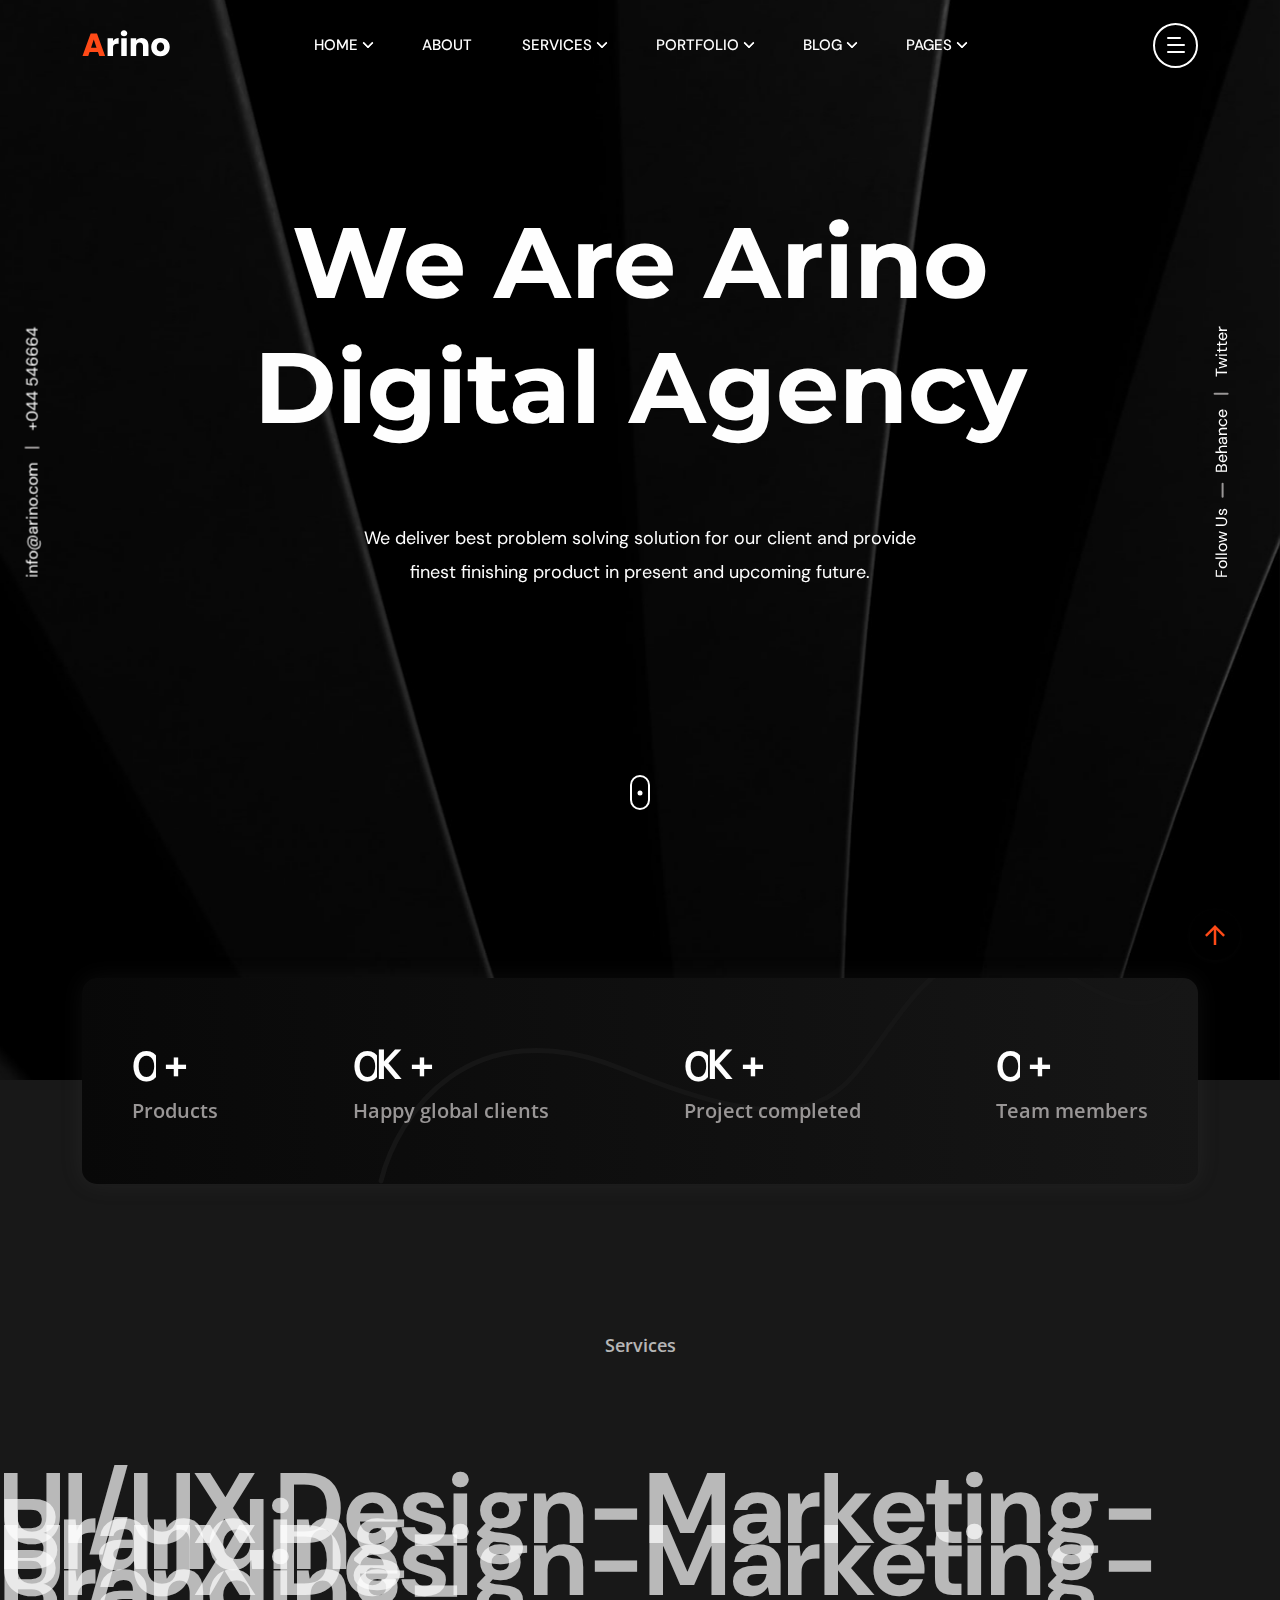
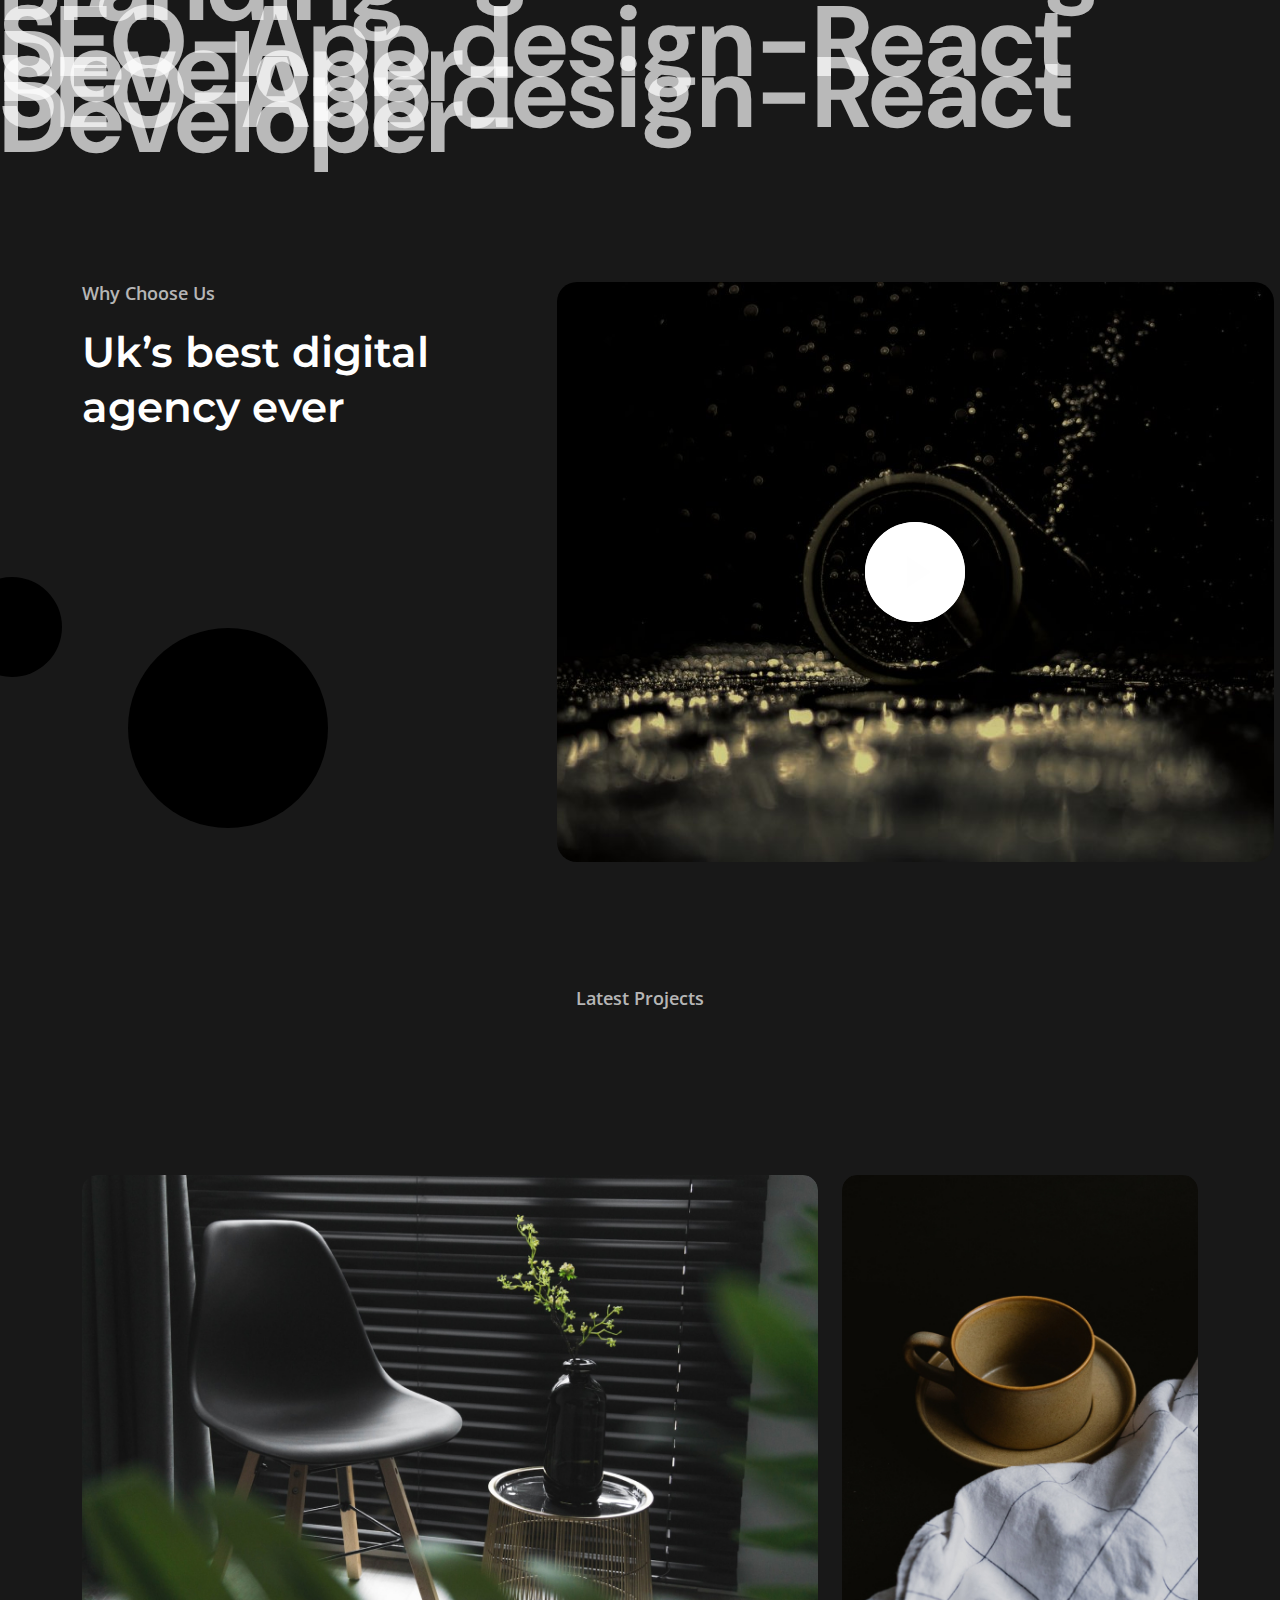
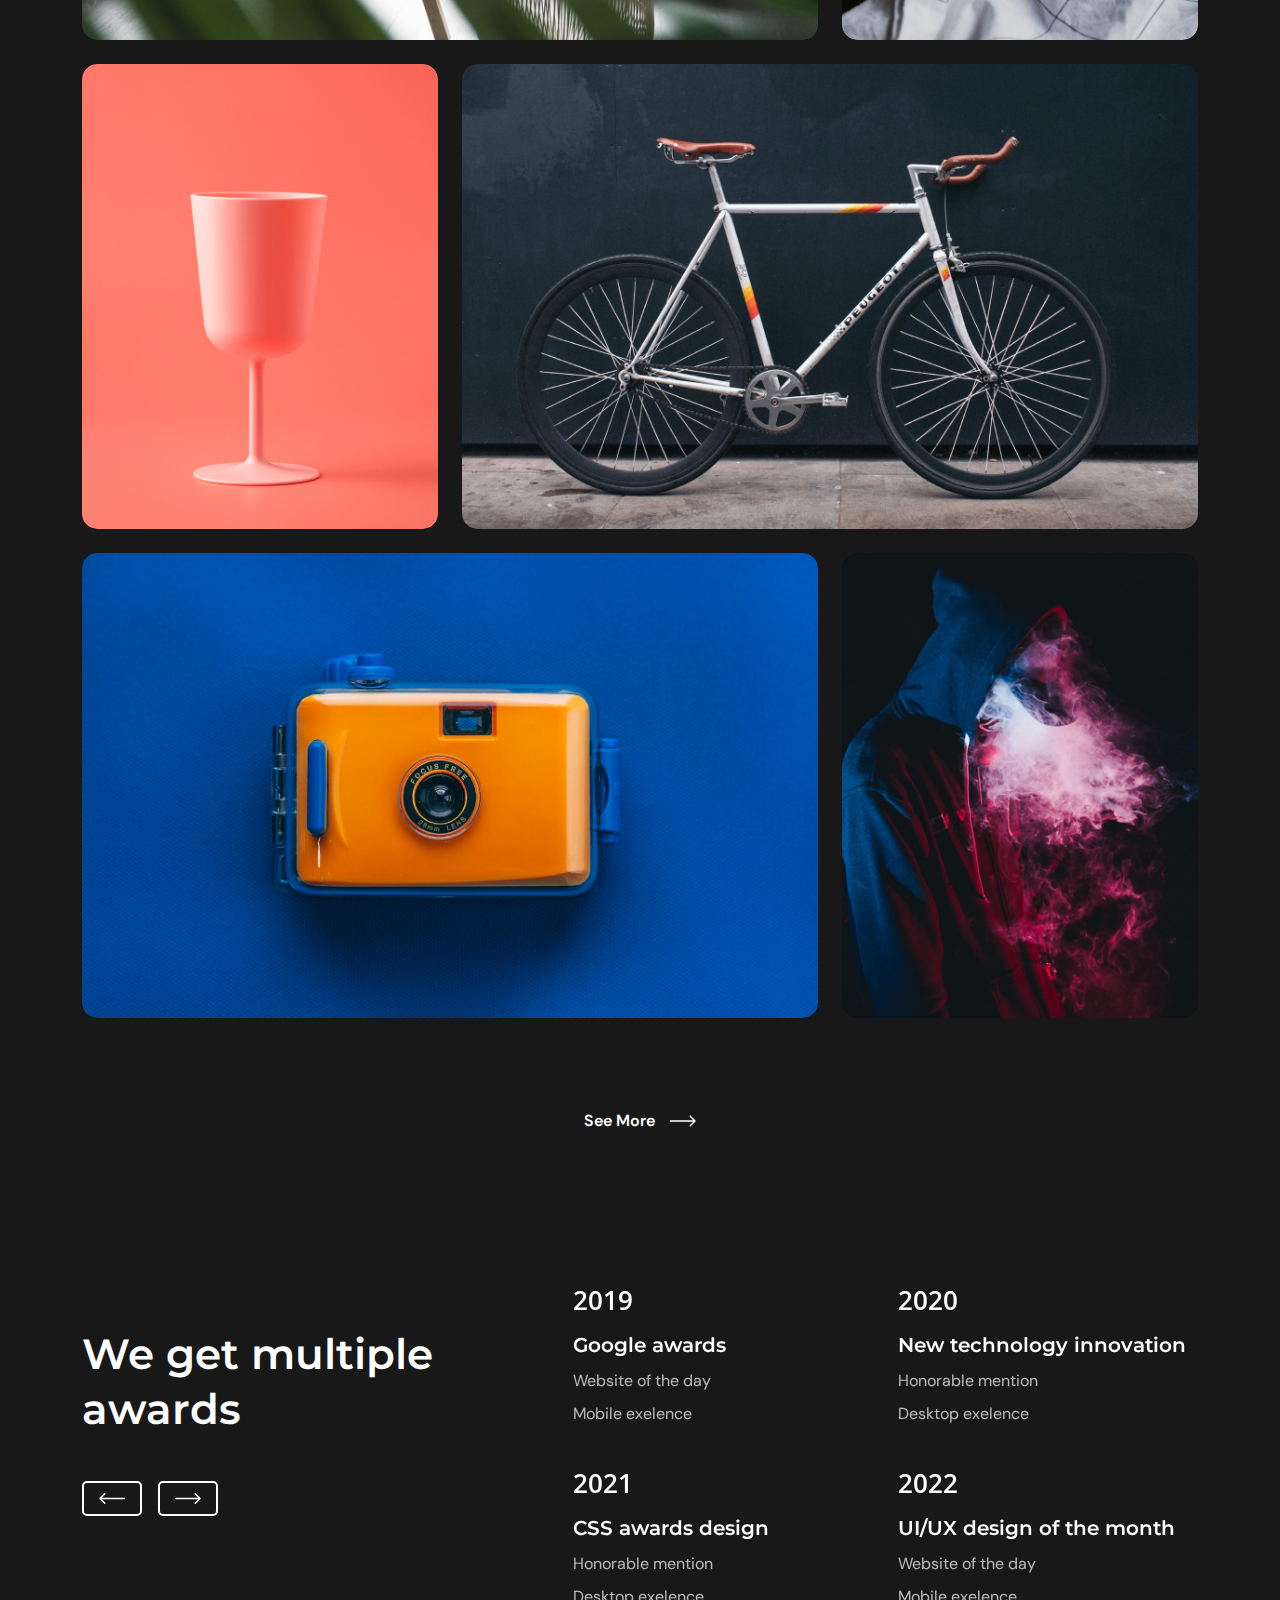
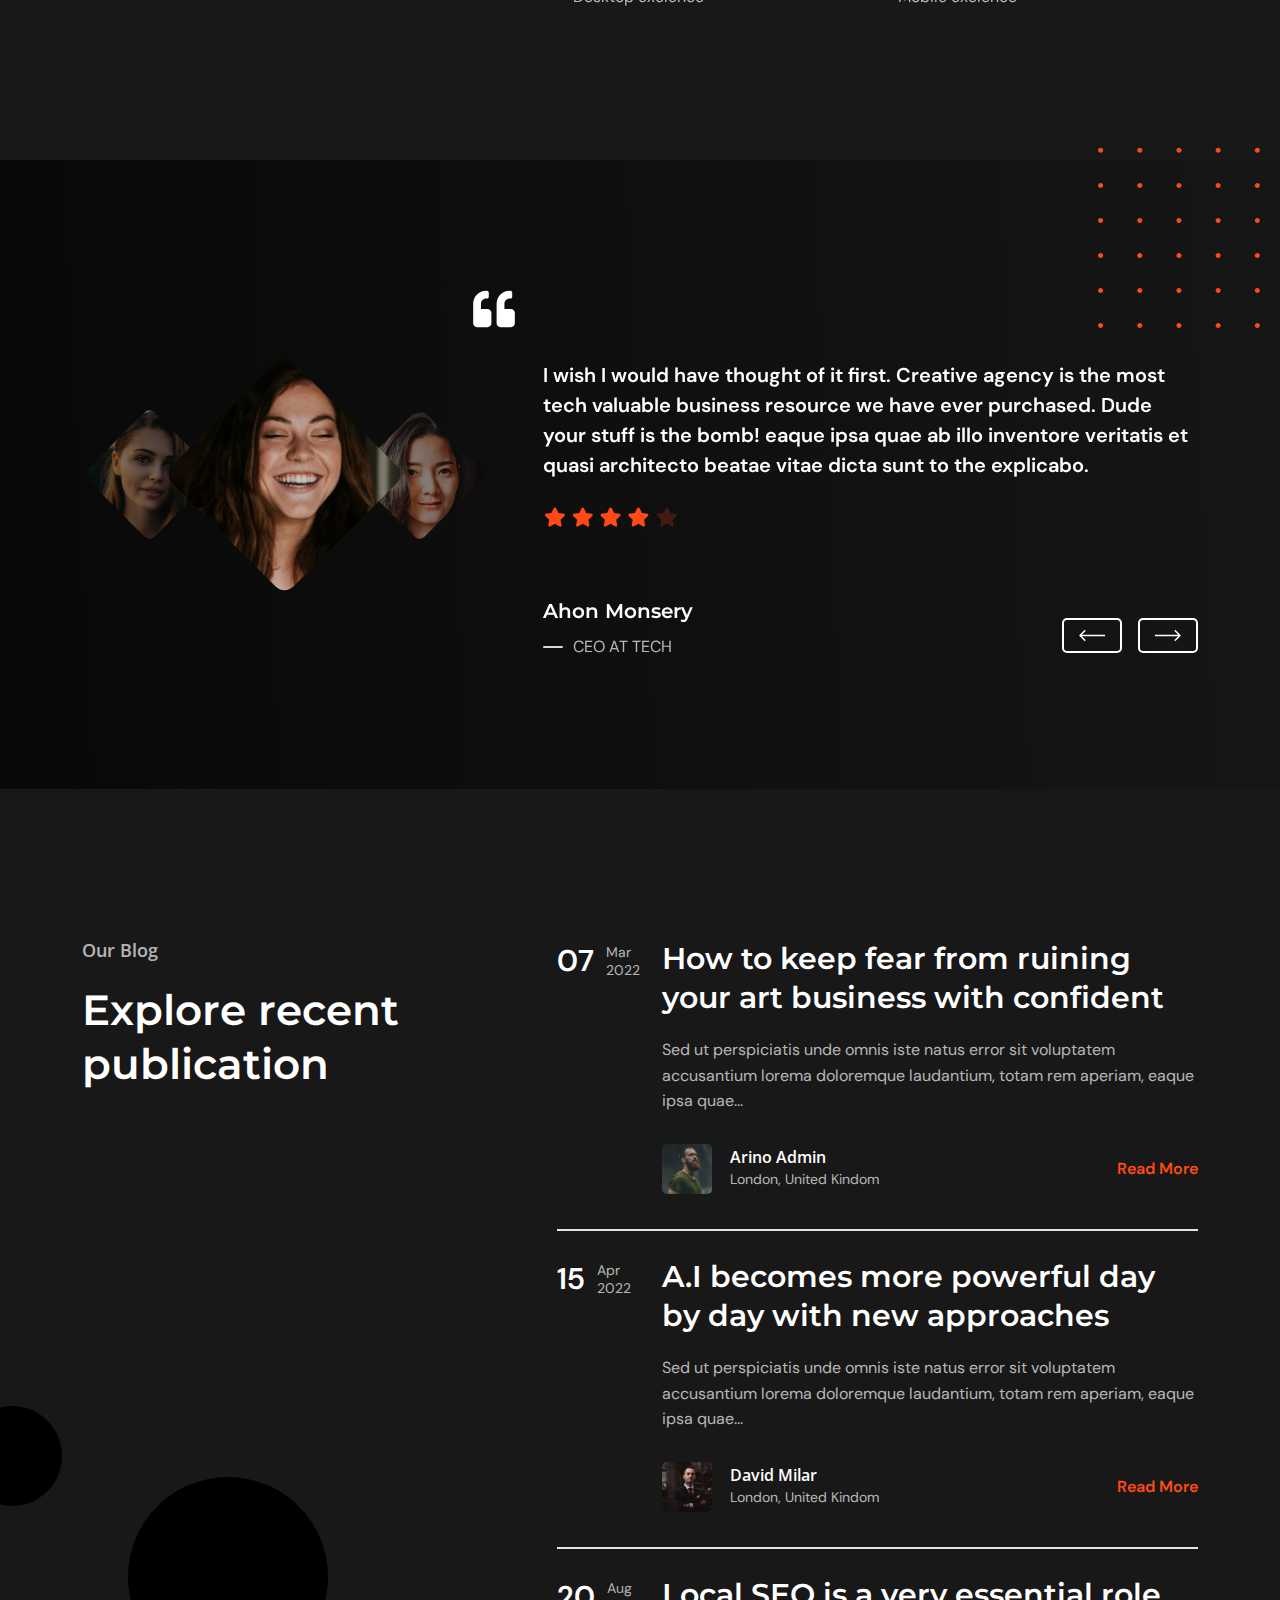
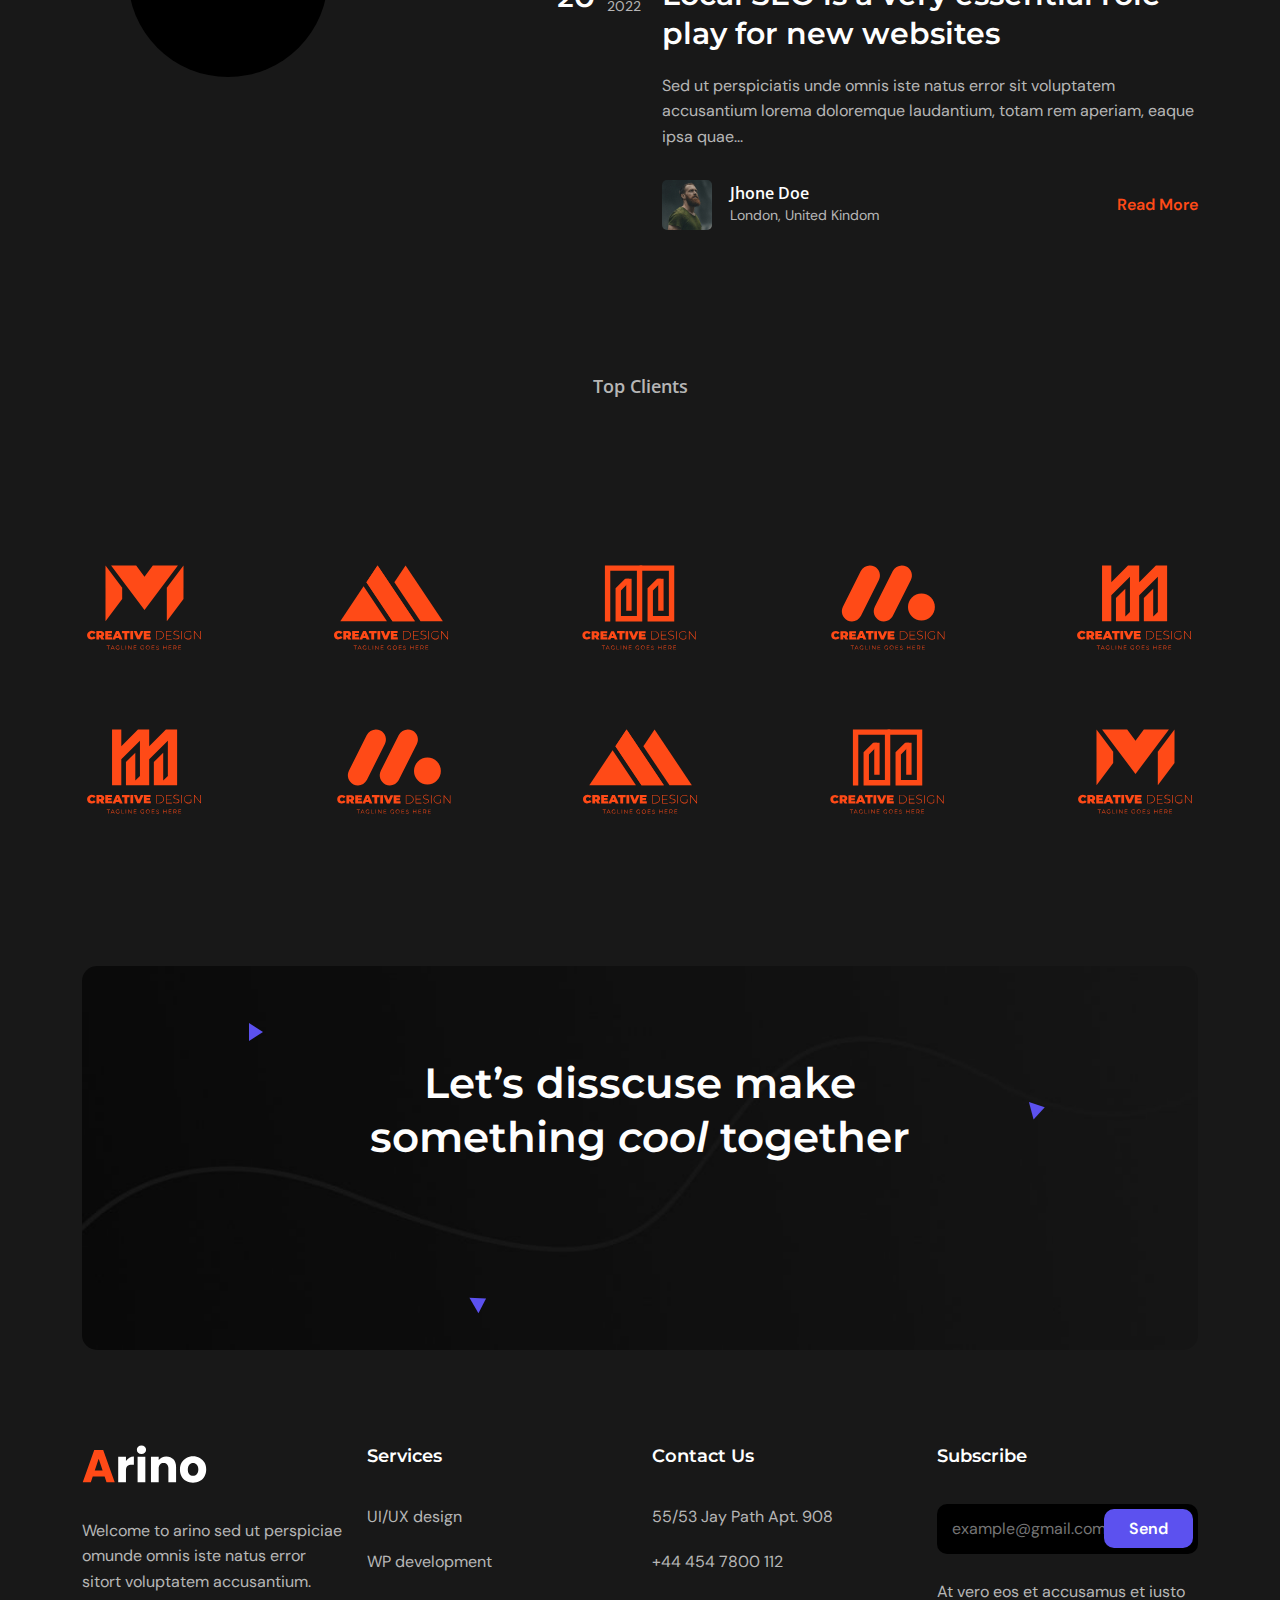
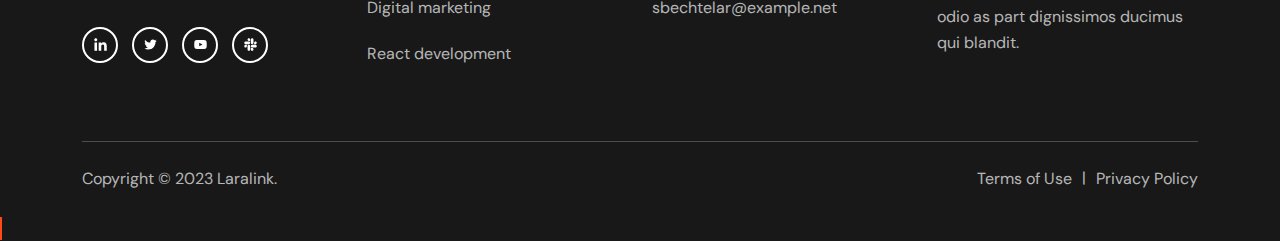
<file: digital-agency.html>
<!DOCTYPE html>
<html class="no-js" lang="en">

<head>
  <!-- Meta Tags -->
  <meta charset="utf-8">
  <meta http-equiv="x-ua-compatible" content="ie=edge">
  <meta name="viewport" content="width=device-width, initial-scale=1">
  <meta name="author" content="Laralink">
  <!-- Favicon Icon -->
  <link rel="icon" href="assets/img/favicon.png">
  <!-- Site Title -->
  <title>Arino - Creative Agency Template</title>
  <link rel="stylesheet" href="assets/css/plugins/bootstrap.min.css">
  <link rel="stylesheet" href="assets/css/plugins/lightgallery.min.css">
  <link rel="stylesheet" href="assets/css/plugins/slick.css">
  <link rel="stylesheet" href="assets/css/plugins/lightgallery.min.css">
  <link rel="stylesheet" href="assets/css/plugins/animate.css">
  <link rel="stylesheet" href="assets/css/style.css">
</head>

<body>
  <div class="cs-preloader cs-center">
    <div class="cs-preloader_in"></div>
  </div>
  <!-- Start Header Section -->
  <header class="cs-site_header cs-style1 text-uppercase cs-sticky_header">
    <div class="cs-main_header">
      <div class="container">
        <div class="cs-main_header_in">
          <div class="cs-main_header_left">
            <a class="cs-site_branding" href="index.html">
              <img src="assets/img/logo.svg" alt="Logo">
            </a>
          </div>
          <div class="cs-main_header_center">
            <div class="cs-nav cs-primary_font cs-medium">
              <ul class="cs-nav_list">
                <li class="menu-item-has-children cs-mega_menu">
                  <a href="index.html">Home</a>
                  <ul class="cs-mega_wrapper">
                    <li>
                      <ul>
                        <li>
                          <a href="index.html" class="cs-nav_list_img">
                            <img src="assets/img/demo/main-home.jpeg" alt="" />
                          </a>
                          <a href="index.html">Main Home</a>
                        </li>
                        <li>
                          <a href="showcase-portfolio.html" class="cs-nav_list_img">
                            <img src="assets/img/demo/showcase.jpeg" alt="" />
                          </a>
                          <a href="showcase-portfolio.html">Showcase Portfolio</a>
                        </li>
                      </ul>
                    </li>
                    <li>
                      <ul>
                        <li>
                          <a href="photography-agency.html" class="cs-nav_list_img">
                            <img src="assets/img/demo/photography-agency.jpeg" alt="" />
                          </a>
                          <a href="photography-agency.html">Photography Agency</a>
                        </li>
                        <li>
                          <a href="case-study-showcase.html" class="cs-nav_list_img">
                            <img src="assets/img/demo/case_study_showcase.jpeg" alt="" />
                          </a>
                          <a href="case-study-showcase.html">Case Study Showcase</a>
                        </li>
                      </ul>
                    </li>
                    <li>
                      <ul>
                        <li>
                          <a href="creative-portfolio.html" class="cs-nav_list_img">
                            <img src="assets/img/demo/portfolio.jpeg" alt="" />
                          </a>
                          <a href="creative-portfolio.html">Creative Portfolio</a>
                        </li>
                      </ul>
                    </li>
                    <li>
                      <ul>
                        <li>
                          <a href="digital-agency.html" class="cs-nav_list_img">
                            <img src="assets/img/demo/digital-agency.jpeg" alt="" />
                          </a>
                          <a href="digital-agency.html">Digital Agency</a>
                        </li>
                      </ul>
                    </li>
                    <li>
                      <ul>
                        <li>
                          <a href="marketing-agency.html" class="cs-nav_list_img">
                            <img src="assets/img/demo/marketing.jpeg" alt="" />
                          </a>
                          <a href="marketing-agency.html">Marketing Agency</a>
                        </li>
                      </ul>
                    </li>
                    <li>
                      <ul>
                        <li>
                          <a href="freelancer-agency.html" class="cs-nav_list_img">
                            <img src="assets/img/demo/freelancer-agency.jpeg" alt="" />
                            <span class="cs-header_badge">New</span>
                          </a>
                          <a href="freelancer-agency.html">Freelancing Agency</a>
                        </li>
                      </ul>
                    </li>
                    <li>
                      <ul>
                        <li>
                          <a href="https://arino-html-rtl.vercel.app" target="_blank" class="cs-nav_list_img">
                            <img src="assets/img/demo/rtl.jpeg" alt="" />
                            <span class="cs-header_badge">New</span>
                          </a>
                          <a href="https://arino-html-rtl.vercel.app" target="_blank">RTL Demo</a>
                        </li>
                      </ul>
                    </li>
                  </ul>
                </li>
                <li><a href="about.html">About</a></li>
                <li class="menu-item-has-children"><a href="service.html">Services</a>
                  <ul>
                    <li><a href="service.html">Services</a></li>
                    <li><a href="service-details.html">Service Details</a></li>
                  </ul>
                </li>
                <li class="menu-item-has-children"><a href="portfolio.html">Portfolio</a>
                  <ul>
                    <li><a href="portfolio.html">Portfolio</a></li>
                    <li><a href="portfolio-details.html">Portfolio Details</a></li>
                  </ul>
                </li>
                <li class="menu-item-has-children"><a href="blog.html">Blog</a>
                  <ul>
                    <li><a href="blog.html">Blog</a></li>
                    <li><a href="blog-details.html">Blog Details</a></li>
                  </ul>
                </li>
                <li class="menu-item-has-children"><a href="#">Pages</a>
                  <ul>
                    <li><a href="contact.html">Contact</a></li>
                    <li><a href="team.html">Team</a></li>
                    <li><a href="team-details.html">Team Details</a></li>
                    <li><a href="case-study.html">Case Study Details</a></li>
                    <li><a href="faq.html">FAQ</a></li>
                  </ul>
                </li>
              </ul>
            </div>
          </div>
          <div class="cs-main_header_right">
            <div class="cs-toolbox">
              <span class="cs-icon_btn">
                <span class="cs-icon_btn_in">
                  <span></span>
                  <span></span>
                  <span></span>
                  <span></span>
                </span>
              </span>
            </div>
          </div>
        </div>
      </div>
    </div>
  </header>
  <div class="cs-side_header">
    <button class="cs-close"></button>
    <div class="cs-side_header_overlay"></div>
    <div class="cs-side_header_in">
      <div class="cs-side_header_shape"></div>
      <a class="cs-site_branding" href="index.html">
        <img src="assets/img/footer_logo.svg" alt="Logo">
      </a>
      <div class="cs-side_header_box">
        <h2 class="cs-side_header_heading">Do you have a project in your  <br> mind? Keep connect us.</h2>
      </div>
      <div class="cs-side_header_box">
        <h3 class="cs-side_header_title cs-primary_color">Contact Us</h3>
        <ul class="cs-contact_info cs-style1 cs-mp0">
          <li>
            <svg width="18" height="18" viewBox="0 0 18 18" fill="none" xmlns="http://www.w3.org/2000/svg">
              <path d="M17 12.5C15.75 12.5 14.55 12.3 13.43 11.93C13.08 11.82 12.69 11.9 12.41 12.17L10.21 14.37C7.38 12.93 5.06 10.62 3.62 7.79L5.82 5.58C6.1 5.31 6.18 4.92 6.07 4.57C5.7 3.45 5.5 2.25 5.5 1C5.5 0.45 5.05 0 4.5 0H1C0.45 0 0 0.45 0 1C0 10.39 7.61 18 17 18C17.55 18 18 17.55 18 17V13.5C18 12.95 17.55 12.5 17 12.5ZM9 0V10L12 7H18V0H9Z" fill="#FF4A17"/>
            </svg>
            <span>+44 454 7800 112</span>
          </li>
          <li>
            <svg width="20" height="18" viewBox="0 0 20 18" fill="none" xmlns="http://www.w3.org/2000/svg">
              <path d="M20 6.98V16C20 17.1 19.1 18 18 18H2C0.9 18 0 17.1 0 16V4C0 2.9 0.9 2 2 2H12.1C12.04 2.32 12 2.66 12 3C12 4.48 12.65 5.79 13.67 6.71L10 9L2 4V6L10 11L15.3 7.68C15.84 7.88 16.4 8 17 8C18.13 8 19.16 7.61 20 6.98ZM14 3C14 4.66 15.34 6 17 6C18.66 6 20 4.66 20 3C20 1.34 18.66 0 17 0C15.34 0 14 1.34 14 3Z" fill="#FF4A17"/>
            </svg>              
            <span>infotech@arino.com</span>
          </li>
          <li>
            <svg width="14" height="20" viewBox="0 0 14 20" fill="none" xmlns="http://www.w3.org/2000/svg">
              <path d="M7 0C3.13 0 0 3.13 0 7C0 12.25 7 20 7 20C7 20 14 12.25 14 7C14 3.13 10.87 0 7 0ZM7 9.5C5.62 9.5 4.5 8.38 4.5 7C4.5 5.62 5.62 4.5 7 4.5C8.38 4.5 9.5 5.62 9.5 7C9.5 8.38 8.38 9.5 7 9.5Z" fill="#FF4A17"/>
            </svg>              
            <span>50 Wall Street Suite, 44150 <br>Ohio, United States</span>
          </li>
        </ul>
      </div>
      <div class="cs-side_header_box">
        <h3 class="cs-side_header_title cs-primary_color">Subscribe</h3>
        <div class="cs-newsletter cs-style1">
          <form action="#" class="cs-newsletter_form">
            <input type="email" class="cs-newsletter_input" placeholder="example@gmail.com">
            <button class="cs-newsletter_btn"><span>Send</span></button>
          </form>
          <div class="cs-newsletter_text">At vero eos et accusamus et iusto odio as part dignissimos ducimus qui blandit.</div>
        </div>
      </div>
      <div class="cs-side_header_box">
        <div class="cs-social_btns cs-style1">
          <a href="#" class="cs-center">
            <svg width="15" height="15" viewBox="0 0 15 15" fill="none" xmlns="http://www.w3.org/2000/svg">
              <path d="M4.04799 13.7497H1.45647V5.4043H4.04799V13.7497ZM2.75084 4.2659C1.92215 4.2659 1.25 3.57952 1.25 2.75084C1.25 2.35279 1.40812 1.97105 1.68958 1.68958C1.97105 1.40812 2.35279 1.25 2.75084 1.25C3.14888 1.25 3.53063 1.40812 3.81209 1.68958C4.09355 1.97105 4.25167 2.35279 4.25167 2.75084C4.25167 3.57952 3.57924 4.2659 2.75084 4.2659ZM13.7472 13.7497H11.1613V9.68722C11.1613 8.71903 11.1417 7.4774 9.81389 7.4774C8.46652 7.4774 8.26004 8.5293 8.26004 9.61747V13.7497H5.67132V5.4043H8.15681V6.54269H8.19308C8.53906 5.887 9.38421 5.19503 10.6451 5.19503C13.2679 5.19503 13.75 6.92215 13.75 9.16546V13.7497H13.7472Z" fill="white"></path>
            </svg> 
          </a>
          <a href="#" class="cs-center">
            <svg width="13" height="11" viewBox="0 0 13 11" fill="none" xmlns="http://www.w3.org/2000/svg">
              <path d="M11.4651 2.95396C11.4731 3.065 11.4731 3.17606 11.4731 3.2871C11.4731 6.67383 8.89535 10.5761 4.18402 10.5761C2.73255 10.5761 1.38421 10.1557 0.25 9.42608C0.456226 9.44986 0.654494 9.4578 0.868655 9.4578C2.06629 9.4578 3.16879 9.0533 4.04918 8.36326C2.92291 8.33946 1.97906 7.60183 1.65386 6.5866C1.81251 6.61038 1.97112 6.62624 2.1377 6.62624C2.36771 6.62624 2.59774 6.59451 2.81188 6.53901C1.63802 6.30105 0.757595 5.26996 0.757595 4.02472V3.99301C1.09864 4.18336 1.49524 4.30233 1.91558 4.31818C1.22554 3.85814 0.773464 3.07294 0.773464 2.1846C0.773464 1.70872 0.900344 1.27249 1.12244 0.891774C2.38355 2.44635 4.27919 3.46156 6.40481 3.57262C6.36516 3.38226 6.34136 3.184 6.34136 2.9857C6.34136 1.57388 7.4835 0.423828 8.90323 0.423828C9.64086 0.423828 10.3071 0.733156 10.7751 1.23284C11.354 1.1218 11.9093 0.907643 12.401 0.614185C12.2106 1.20906 11.8061 1.70875 11.2748 2.02598C11.7903 1.97049 12.29 1.82769 12.75 1.62942C12.4011 2.13702 11.9648 2.5891 11.4651 2.95396V2.95396Z" fill="white"></path>
            </svg>                    
          </a>
          <a href="#" class="cs-center">
            <svg width="13" height="9" viewBox="0 0 13 9" fill="none" xmlns="http://www.w3.org/2000/svg">
              <path d="M12.4888 1.48066C12.345 0.939353 11.9215 0.513038 11.3837 0.368362C10.4089 0.105469 6.5 0.105469 6.5 0.105469C6.5 0.105469 2.59116 0.105469 1.61633 0.368362C1.07853 0.513061 0.65496 0.939353 0.5112 1.48066C0.25 2.4618 0.25 4.50887 0.25 4.50887C0.25 4.50887 0.25 6.55595 0.5112 7.53709C0.65496 8.0784 1.07853 8.48695 1.61633 8.63163C2.59116 8.89452 6.5 8.89452 6.5 8.89452C6.5 8.89452 10.4088 8.89452 11.3837 8.63163C11.9215 8.48695 12.345 8.0784 12.4888 7.53709C12.75 6.55595 12.75 4.50887 12.75 4.50887C12.75 4.50887 12.75 2.4618 12.4888 1.48066V1.48066ZM5.22158 6.36746V2.65029L8.48861 4.50892L5.22158 6.36746V6.36746Z" fill="white"></path>
            </svg>                    
          </a>
          <a href="#" class="cs-center">
            <svg width="13" height="13" viewBox="0 0 13 13" fill="none" xmlns="http://www.w3.org/2000/svg">
              <path d="M2.87612 8.149C2.87612 8.87165 2.28571 9.46205 1.56306 9.46205C0.840402 9.46205 0.25 8.87165 0.25 8.149C0.25 7.42634 0.840402 6.83594 1.56306 6.83594H2.87612V8.149ZM3.53795 8.149C3.53795 7.42634 4.12835 6.83594 4.851 6.83594C5.57366 6.83594 6.16406 7.42634 6.16406 8.149V11.4369C6.16406 12.1596 5.57366 12.75 4.851 12.75C4.12835 12.75 3.53795 12.1596 3.53795 11.4369V8.149ZM4.851 2.87612C4.12835 2.87612 3.53795 2.28571 3.53795 1.56306C3.53795 0.840402 4.12835 0.25 4.851 0.25C5.57366 0.25 6.16406 0.840402 6.16406 1.56306V2.87612H4.851V2.87612ZM4.851 3.53795C5.57366 3.53795 6.16406 4.12835 6.16406 4.851C6.16406 5.57366 5.57366 6.16406 4.851 6.16406H1.56306C0.840402 6.16406 0.25 5.57366 0.25 4.851C0.25 4.12835 0.840402 3.53795 1.56306 3.53795H4.851V3.53795ZM10.1239 4.851C10.1239 4.12835 10.7143 3.53795 11.4369 3.53795C12.1596 3.53795 12.75 4.12835 12.75 4.851C12.75 5.57366 12.1596 6.16406 11.4369 6.16406H10.1239V4.851V4.851ZM9.46205 4.851C9.46205 5.57366 8.87165 6.16406 8.149 6.16406C7.42634 6.16406 6.83594 5.57366 6.83594 4.851V1.56306C6.83594 0.840402 7.42634 0.25 8.149 0.25C8.87165 0.25 9.46205 0.840402 9.46205 1.56306V4.851V4.851ZM8.149 10.1239C8.87165 10.1239 9.46205 10.7143 9.46205 11.4369C9.46205 12.1596 8.87165 12.75 8.149 12.75C7.42634 12.75 6.83594 12.1596 6.83594 11.4369V10.1239H8.149ZM8.149 9.46205C7.42634 9.46205 6.83594 8.87165 6.83594 8.149C6.83594 7.42634 7.42634 6.83594 8.149 6.83594H11.4369C12.1596 6.83594 12.75 7.42634 12.75 8.149C12.75 8.87165 12.1596 9.46205 11.4369 9.46205H8.149Z" fill="white"></path>
            </svg>                    
          </a>
        </div>
      </div>
    </div>
  </div>
  <!-- End Header Section -->
  
  <!-- Start Hero -->
  <div class="cs-hero cs-style1 cs-type1 text-center" id="home">
    
    <div class="cs-slider cs-style1">
      <div class="cs-slider_container" data-autoplay="1" data-loop="1" data-speed="2000" data-center="0" data-fade-slide="1" data-slides-per-view="1">
        <div class="cs-slider_wrapper">
          <div class="cs-slide">
            <div class="cs-hero_slide cs-fixed_bg cs-bg" data-src="assets/img/hero_bg_2.jpeg"></div>
          </div><!-- .cs-slide -->
          <div class="cs-slide">
            <div class="cs-hero_slide cs-fixed_bg cs-bg" data-src="assets/img/hero_bg_3.jpeg"></div>
          </div><!-- .cs-slide -->
        </div>
      </div><!-- .cs-slider_container -->
    </div><!-- .cs-slider -->

    <div class="container">
      <div class="cs-hero_text">
        <h1 class="cs-hero_title wow fadeInRight" data-wow-duration="0.8s" data-wow-delay="0.2s">
          We Are <span class="cs-accent_color">A</span>rino <br>Digital Agency
        </h1>
        <div class="cs-hero_info justify-content-center">
          <div class="cs-hero_subtitle">We deliver best problem solving solution for our client and provide finest finishing product in present and upcoming future.</div>
        </div>
      </div>
    </div>
    <div class="cs-hero_social_wrap cs-primary_font cs-primary_color">
      <div class="cs-hero_social_title">Follow Us</div>
      <ul class="cs-hero_social_links">
        <li><a href="">Behance</a></li>
        <li><a href="">Twitter</a></li>
      </ul>
    </div>
    <div class="cs-hero_social_wrap cs-left_side cs-primary_font cs-primary_color">
      <ul class="cs-hero_social_links">
        <li><a href="">info@arino.com</a></li>
        <li><a href="">+044 546664</a></li>
      </ul>
    </div>
    <a href="#service" class="cs-down_btn"></a>
  </div>
  <!-- End Hero -->

  <!-- Start FunFact -->
  <section>
    <div class="container">
      <div class="cs-funfact_wrap_2 cs-type1">
        <div class="cs-funfact_shape" data-src="assets/img/funfact_shape_bg.svg"></div>
        <div class="cs-funfacts">
          <div>
            <div class="cs-funfact cs-style2">
              <div class="cs-funfact_number cs-primary_font cs-semi_bold cs-primary_color"><span data-count-to="550" class="odometer"></span> <span class="cs-plus">+</span></div>
              <h3 class="cs-funfact_title">Products</h3>
            </div>
          </div>
          <div>
            <div class="cs-funfact cs-style2">
              <div class="cs-funfact_number cs-primary_font cs-semi_bold cs-primary_color"><span data-count-to="40" class="odometer"></span>K <span class="cs-plus">+</span></div>
              <h3 class="cs-funfact_title">Happy global clients</h3>
            </div>
          </div>
          <div>
            <div class="cs-funfact cs-style2">
              <div class="cs-funfact_number cs-primary_font cs-semi_bold cs-primary_color"><span data-count-to="50" class="odometer"></span>K <span class="cs-plus">+</span></div>
              <h3 class="cs-funfact_title">Project completed</h3>
            </div>
          </div>
          <div>
            <div class="cs-funfact cs-style2">
              <div class="cs-funfact_number cs-primary_font cs-semi_bold cs-primary_color"><span data-count-to="250" class="odometer"></span> <span class="cs-plus">+</span></div>
              <h3 class="cs-funfact_title">Team members</h3>
            </div>
          </div>
        </div>
      </div>
    </div>
  </section>
  <!-- End FunFact -->
  
  <!-- Start Service Section -->
  <section id="service">
    <div class="cs-height_150 cs-height_lg_80"></div>
    <div class="container">
      <div class="cs-section_heading cs-style1 text-center">
        <h3 class="cs-section_subtitle">Services</h3>
        <h2 class="cs-section_title wow fadeInUp" data-wow-duration="0.8s" data-wow-delay="0.2s">What we provide</h2>
      </div>
    </div>
    <div class="cs-height_65 cs-height_lg_45"></div>
    <div class="cs-moving_text_wrap cs-type1 cs-bold cs-primary_font">
      <div class="cs-moving_text_in">
        <div class="cs-moving_text"><a href="service-details.html">UI/UX Design</a>-<a href="service-details.html">Marketing</a>-<a href="service-details.html">Branding</a>-</div>
        <div class="cs-moving_text"><a href="service-details.html">UI/UX Design</a>-<a href="service-details.html">Marketing</a>-<a href="service-details.html">Branding</a>-</div>
      </div>
    </div>
    <div class="cs-height_30 cs-height_lg_10"></div>
    <div class="cs-moving_text_wrap cs-type1 cs-bold cs-primary_font">
      <div class="cs-moving_text_in">
        <div class="cs-moving_text cs-reverse_animation"><a href="service-details.html">SEO</a>-<a href="service-details.html">App design</a>-<a href="service-details.html">React Developer</a>-</div>
        <div class="cs-moving_text cs-reverse_animation"><a href="service-details.html">SEO</a>-<a href="service-details.html">App design</a>-<a href="service-details.html">React Developer</a>-</div>
      </div>
    </div>
  </section>
  <!-- End Service Section -->

  <!-- Start Video Block Section -->
  <section class="cs-shape_wrap_4 cs-parallax">
    <div class="cs-shape_4 cs-to_up"></div>
    <div class="cs-shape_4 cs-to_right"></div>
    <div class="cs-height_150 cs-height_lg_80"></div>
    <div class="container">
      <div class="row">
        <div class="col-lg-5 col-xl-4">
          <div class="cs-section_heading cs-style1">
            <h3 class="cs-section_subtitle">Why Choose Us</h3>
            <h2 class="cs-section_title">Uk’s best digital agency ever</h2>
            <div class="cs-height_45 cs-height_lg_20"></div>
            <a href="about.html" class="cs-text_btn wow fadeInLeft" data-wow-duration="0.8s" data-wow-delay="0.2s">
              <span>Learn More</span>
              <svg width="26" height="12" viewBox="0 0 26 12" fill="none" xmlns="http://www.w3.org/2000/svg">
                <path d="M25.5303 6.53033C25.8232 6.23744 25.8232 5.76256 25.5303 5.46967L20.7574 0.696699C20.4645 0.403806 19.9896 0.403806 19.6967 0.696699C19.4038 0.989593 19.4038 1.46447 19.6967 1.75736L23.9393 6L19.6967 10.2426C19.4038 10.5355 19.4038 11.0104 19.6967 11.3033C19.9896 11.5962 20.4645 11.5962 20.7574 11.3033L25.5303 6.53033ZM0 6.75H25V5.25H0V6.75Z" fill="currentColor"></path>
              </svg>                
            </a>
          </div>
          <div class="cs-height_45 cs-height_lg_45"></div>
        </div>
        <div class="col-lg-7 offset-xl-1">
          <div class="cs-half_screen">
            <a href="https://www.youtube.com/watch?v=VcaAVWtP48A" class="cs-video_block cs-style1 cs-size1 cs-video_open cs-bg" data-src="assets/img/video_bg.jpeg">
              <span class="cs-player_btn cs-accent_color">
                <span></span>       
              </span>
            </a>
          </div>
        </div>
      </div>
    </div>
    <div class="cs-height_125 cs-height_lg_70"></div>
  </section>
  <!-- End Video Block Section -->

  <!-- Start Latest Project -->
  <section>
    <div class="container">
      <div class="cs-section_heading cs-style1 text-center">
        <h3 class="cs-section_subtitle">Latest Projects</h3>
        <h2 class="cs-section_title wow fadeInUp" data-wow-duration="0.8s" data-wow-delay="0.2s">Portfolio to explore</h2>
      </div>
    </div>
    <div class="cs-height_90 cs-height_lg_45"></div>
    <div class="container">
      <div class="cs-isotop cs-style1 cs-isotop_col_3 cs-has_gutter_24">
        <div class="cs-grid_sizer"></div>
        <div class="cs-isotop_item cs-w66 mobile_apps">
          <a href="portfolio-details.html" class="cs-portfolio cs-style1 cs-type1">
            <div class="cs-portfolio_hover"></div>
            <div class="cs-portfolio_bg cs-bg" data-src="assets/img/portfolio_11.jpeg"></div>
            <div class="cs-portfolio_info">
              <div class="cs-portfolio_info_bg cs-accent_bg"></div>
              <h2 class="cs-portfolio_title">Colorful Art Work</h2>
              <div class="cs-portfolio_subtitle">See Details</div>
            </div>
          </a>
        </div><!-- .cs-isotop_item -->
        <div class="cs-isotop_item ui_ux_design">
          <a href="portfolio-details.html" class="cs-portfolio cs-style1 cs-type1">
            <div class="cs-portfolio_hover"></div>
            <div class="cs-portfolio_bg cs-bg" data-src="assets/img/portfolio_12.jpeg"></div>
            <div class="cs-portfolio_info">
              <div class="cs-portfolio_info_bg cs-accent_bg"></div>
              <h2 class="cs-portfolio_title">Colorful Art Work</h2>
              <div class="cs-portfolio_subtitle">See Details</div>
            </div>
          </a>
        </div><!-- .cs-isotop_item -->
        <div class="cs-isotop_item web_design">
          <a href="portfolio-details.html" class="cs-portfolio cs-style1 cs-type1">
            <div class="cs-portfolio_hover"></div>
            <div class="cs-portfolio_bg cs-bg" data-src="assets/img/portfolio_13.jpeg"></div>
            <div class="cs-portfolio_info">
              <div class="cs-portfolio_info_bg cs-accent_bg"></div>
              <h2 class="cs-portfolio_title">Colorful Art Work</h2>
              <div class="cs-portfolio_subtitle">See Details</div>
            </div>
          </a>
        </div><!-- .cs-isotop_item -->
        <div class="cs-isotop_item cs-w66 logo_design">
          <a href="portfolio-details.html" class="cs-portfolio cs-style1 cs-type1">
            <div class="cs-portfolio_hover"></div>
            <div class="cs-portfolio_bg cs-bg" data-src="assets/img/portfolio_14.jpeg"></div>
            <div class="cs-portfolio_info">
              <div class="cs-portfolio_info_bg cs-accent_bg"></div>
              <h2 class="cs-portfolio_title">Colorful Art Work</h2>
              <div class="cs-portfolio_subtitle">See Details</div>
            </div>
          </a>
        </div><!-- .cs-isotop_item -->
        <div class="cs-isotop_item cs-w66 mobile_apps">
          <a href="portfolio-details.html" class="cs-portfolio cs-style1 cs-type1">
            <div class="cs-portfolio_hover"></div>
            <div class="cs-portfolio_bg cs-bg" data-src="assets/img/portfolio_15.jpeg"></div>
            <div class="cs-portfolio_info">
              <div class="cs-portfolio_info_bg cs-accent_bg"></div>
              <h2 class="cs-portfolio_title">Colorful Art Work</h2>
              <div class="cs-portfolio_subtitle">See Details</div>
            </div>
          </a>
        </div><!-- .cs-isotop_item -->
        <div class="cs-isotop_item ui_ux_design">
          <a href="portfolio-details.html" class="cs-portfolio cs-style1 cs-type1">
            <div class="cs-portfolio_hover"></div>
            <div class="cs-portfolio_bg cs-bg" data-src="assets/img/portfolio_16.jpeg"></div>
            <div class="cs-portfolio_info">
              <div class="cs-portfolio_info_bg cs-accent_bg"></div>
              <h2 class="cs-portfolio_title">Colorful Art Work</h2>
              <div class="cs-portfolio_subtitle">See Details</div>
            </div>
          </a>
        </div><!-- .cs-isotop_item -->
      </div>
      <div class="cs-height_90 cs-height_lg_40"></div>
      <div class="text-center">
        <a href="#" class="cs-text_btn">
          <span>See More</span>
          <svg width="26" height="12" viewBox="0 0 26 12" fill="none" xmlns="http://www.w3.org/2000/svg">
            <path d="M25.5303 6.53033C25.8232 6.23744 25.8232 5.76256 25.5303 5.46967L20.7574 0.696699C20.4645 0.403806 19.9896 0.403806 19.6967 0.696699C19.4038 0.989593 19.4038 1.46447 19.6967 1.75736L23.9393 6L19.6967 10.2426C19.4038 10.5355 19.4038 11.0104 19.6967 11.3033C19.9896 11.5962 20.4645 11.5962 20.7574 11.3033L25.5303 6.53033ZM0 6.75H25V5.25H0V6.75Z" fill="currentColor"></path>
          </svg>                
        </a>
      </div>
    </div>
  </section>
  <!-- End Latest Project -->
  <div class="cs-height_150 cs-height_lg_80"></div>
  <!-- Start Awards Text -->
  <section>
    <div class="container">
      <div class="cs-slider cs-style1 cs-gap-24">
        <div class="cs-slider_left">
          <div class="cs-section_heading cs-style1">
            <h3 class="cs-section_subtitle wow fadeInLeft" data-wow-duration="0.8s" data-wow-delay="0.2s">Our Awards</h3>
            <h2 class="cs-section_title">We get multiple awards</h2>
          </div>
          <div class="cs-height_45 cs-height_lg_20"></div>
          <div class="cs-slider_arrows cs-style1 cs-primary_color">
            <div class="cs-left_arrow cs-center">
              <svg width="26" height="13" viewBox="0 0 26 13" fill="none" xmlns="http://www.w3.org/2000/svg">
                <path d="M0.469791 5.96967C0.176899 6.26256 0.176899 6.73744 0.469791 7.03033L5.24276 11.8033C5.53566 12.0962 6.01053 12.0962 6.30342 11.8033C6.59632 11.5104 6.59632 11.0355 6.30342 10.7426L2.06078 6.5L6.30342 2.25736C6.59632 1.96447 6.59632 1.48959 6.30342 1.1967C6.01053 0.903806 5.53566 0.903806 5.24276 1.1967L0.469791 5.96967ZM26.0001 5.75L1.00012 5.75V7.25L26.0001 7.25V5.75Z" fill="currentColor"/>
              </svg>                  
            </div>
            <div class="cs-right_arrow cs-center">
              <svg width="26" height="13" viewBox="0 0 26 13" fill="none" xmlns="http://www.w3.org/2000/svg">
                <path d="M25.5305 7.03033C25.8233 6.73744 25.8233 6.26256 25.5305 5.96967L20.7575 1.1967C20.4646 0.903806 19.9897 0.903806 19.6968 1.1967C19.4039 1.48959 19.4039 1.96447 19.6968 2.25736L23.9395 6.5L19.6968 10.7426C19.4039 11.0355 19.4039 11.5104 19.6968 11.8033C19.9897 12.0962 20.4646 12.0962 20.7575 11.8033L25.5305 7.03033ZM0.00012207 7.25H25.0001V5.75H0.00012207V7.25Z" fill="currentColor"/>
              </svg>                  
            </div>
          </div>
        </div>
        <div class="cs-slider_right">
          <div class="cs-slider_container" data-autoplay="0" data-loop="1" data-speed="600" data-center="0" data-slides-per-view="responsive" data-xs-slides="1" data-sm-slides="2" data-md-slides="2" data-lg-slides="2" data-add-slides="2">
            <div class="cs-slider_wrapper">
              <div class="cs-slide">
                <div class="cs-time_line cs-style1">
                  <h3 class="cs-accent_color">2019</h3>
                  <h2>Google awards</h2>
                  <p>Website of the day</p>
                  <p>Mobile exelence</p>
                </div>
                <div class="cs-height_40 cs-height_lg_30"></div>
                <div class="cs-time_line cs-style1">
                  <h3 class="cs-accent_color">2021</h3>
                  <h2>CSS awards design</h2>
                  <p>Honorable mention</p>
                  <p>Desktop exelence</p>
                </div>
              </div><!-- .cs-slide -->
              <div class="cs-slide">
                <div class="cs-time_line cs-style1">
                  <h3 class="cs-accent_color">2020</h3>
                  <h2>New technology innovation</h2>
                  <p>Honorable mention</p>
                  <p>Desktop exelence</p>
                </div>
                <div class="cs-height_40 cs-height_lg_30"></div>
                <div class="cs-time_line cs-style1">
                  <h3 class="cs-accent_color">2022</h3>
                  <h2>UI/UX design of the month</h2>
                  <p>Website of the day</p>
                  <p>Mobile exelence</p>
                </div>
              </div><!-- .cs-slide -->
              <div class="cs-slide">
                <div class="cs-time_line cs-style1">
                  <h3 class="cs-accent_color">2019</h3>
                  <h2>Google awards</h2>
                  <p>Website of the day</p>
                  <p>Mobile exelence</p>
                </div>
                <div class="cs-height_40 cs-height_lg_30"></div>
                <div class="cs-time_line cs-style1">
                  <h3 class="cs-accent_color">2021</h3>
                  <h2>CSS awards design</h2>
                  <p>Honorable mention</p>
                  <p>Desktop exelence</p>
                </div>
              </div><!-- .cs-slide -->
              <div class="cs-slide">
                <div class="cs-time_line cs-style1">
                  <h3 class="cs-accent_color">2020</h3>
                  <h2>New technology innovation</h2>
                  <p>Honorable mention</p>
                  <p>Desktop exelence</p>
                </div>
                <div class="cs-height_40 cs-height_lg_30"></div>
                <div class="cs-time_line cs-style1">
                  <h3 class="cs-accent_color">2022</h3>
                  <h2>UI/UX design of the month</h2>
                  <p>Website of the day</p>
                  <p>Mobile exelence</p>
                </div>
              </div><!-- .cs-slide -->
            </div>
          </div><!-- .cs-slider_container -->
          <div class="cs-pagination cs-style1 cs-hidden_desktop"></div>
        </div>
      </div><!-- .cs-slider -->
    </div>
  </section>
  <!-- End Awards Text -->
  <div class="cs-height_150 cs-height_lg_80"></div>
  <!-- Start Testimonial Section -->
  <section class="cs-gradient_bg_1 cs-shape_wrap_3 cs-parallax">
    <div class="cs-shape_3 cs-to_up">
      <svg width="162" height="181" viewBox="0 0 162 181" fill="none" xmlns="http://www.w3.org/2000/svg">
        <path d="M156.833 178.434C156.833 177.053 157.954 175.932 159.335 175.932C160.716 175.932 161.837 177.053 161.837 178.434C161.837 179.814 160.716 180.935 159.335 180.935C157.954 180.935 156.833 179.814 156.833 178.434Z" fill="#FF4A17"/>
        <path d="M117.65 178.434C117.65 177.053 118.771 175.932 120.152 175.932C121.533 175.932 122.653 177.053 122.653 178.434C122.653 179.814 121.533 180.935 120.152 180.935C118.771 180.935 117.65 179.814 117.65 178.434Z" fill="#FF4A17"/>
        <path d="M78.4694 178.434C78.4694 177.053 79.5902 175.932 80.971 175.932C82.3517 175.932 83.4726 177.053 83.4726 178.434C83.4726 179.814 82.3517 180.935 80.971 180.935C79.5876 180.935 78.4694 179.814 78.4694 178.434Z" fill="#FF4A17"/>
        <path d="M39.286 178.434C39.286 177.053 40.4069 175.932 41.7876 175.932C43.1684 175.932 44.2893 177.053 44.2893 178.434C44.2893 179.814 43.1684 180.935 41.7876 180.935C40.4069 180.935 39.286 179.814 39.286 178.434Z" fill="#FF4A17"/>
        <path d="M0.102661 178.434C0.102661 177.053 1.22354 175.932 2.60429 175.932C3.98504 175.932 5.10591 177.053 5.10591 178.434C5.10591 179.814 3.98504 180.935 2.60429 180.935C1.22091 180.935 0.102661 179.814 0.102661 178.434Z" fill="#FF4A17"/>
        <path d="M156.833 143.419C156.833 142.038 157.954 140.917 159.335 140.917C160.716 140.917 161.837 142.038 161.837 143.419C161.837 144.799 160.716 145.92 159.335 145.92C157.954 145.92 156.833 144.799 156.833 143.419Z" fill="#FF4A17"/>
        <path d="M117.65 143.419C117.65 142.038 118.771 140.917 120.152 140.917C121.533 140.917 122.653 142.038 122.653 143.419C122.653 144.799 121.533 145.92 120.152 145.92C118.771 145.92 117.65 144.799 117.65 143.419Z" fill="#FF4A17"/>
        <path d="M78.4694 143.419C78.4694 142.038 79.5902 140.917 80.971 140.917C82.3517 140.917 83.4726 142.038 83.4726 143.419C83.4726 144.799 82.3517 145.92 80.971 145.92C79.5876 145.92 78.4694 144.799 78.4694 143.419Z" fill="#FF4A17"/>
        <path d="M39.286 143.419C39.286 142.038 40.4069 140.917 41.7876 140.917C43.1684 140.917 44.2893 142.038 44.2893 143.419C44.2893 144.799 43.1684 145.92 41.7876 145.92C40.4069 145.92 39.286 144.799 39.286 143.419Z" fill="#FF4A17"/>
        <path d="M0.102661 143.419C0.102661 142.038 1.22354 140.917 2.60429 140.917C3.98504 140.917 5.10591 142.038 5.10591 143.419C5.10591 144.799 3.98504 145.92 2.60429 145.92C1.22091 145.92 0.102661 144.799 0.102661 143.419Z" fill="#FF4A17"/>
        <path d="M156.833 108.404C156.833 107.023 157.954 105.902 159.335 105.902C160.716 105.902 161.837 107.023 161.837 108.404C161.837 109.785 160.716 110.906 159.335 110.906C157.954 110.906 156.833 109.787 156.833 108.404Z" fill="#FF4A17"/>
        <path d="M120.152 110.906C121.533 110.906 122.653 109.786 122.653 108.404C122.653 107.022 121.533 105.902 120.152 105.902C118.77 105.902 117.65 107.022 117.65 108.404C117.65 109.786 118.77 110.906 120.152 110.906Z" fill="#FF4A17"/>
        <path d="M80.9684 110.906C82.35 110.906 83.47 109.786 83.47 108.404C83.47 107.022 82.35 105.902 80.9684 105.902C79.5868 105.902 78.4668 107.022 78.4668 108.404C78.4668 109.786 79.5868 110.906 80.9684 110.906Z" fill="#FF4A17"/>
        <path d="M39.286 108.404C39.286 107.023 40.4069 105.902 41.7876 105.902C43.1684 105.902 44.2893 107.023 44.2893 108.404C44.2893 109.785 43.1684 110.906 41.7876 110.906C40.4069 110.906 39.286 109.787 39.286 108.404Z" fill="#FF4A17"/>
        <path d="M0.102661 108.404C0.102661 107.023 1.22354 105.902 2.60429 105.902C3.98504 105.902 5.10591 107.023 5.10591 108.404C5.10591 109.785 3.98504 110.906 2.60429 110.906C1.22091 110.906 0.102661 109.787 0.102661 108.404Z" fill="#FF4A17"/>
        <path d="M156.833 73.3918C156.833 72.011 157.954 70.8901 159.335 70.8901C160.716 70.8901 161.837 72.011 161.837 73.3918C161.837 74.7725 160.716 75.8934 159.335 75.8934C157.954 75.8908 156.833 74.7725 156.833 73.3918Z" fill="#FF4A17"/>
        <path d="M120.152 75.8934C121.533 75.8934 122.653 74.7734 122.653 73.3918C122.653 72.0102 121.533 70.8901 120.152 70.8901C118.77 70.8901 117.65 72.0102 117.65 73.3918C117.65 74.7734 118.77 75.8934 120.152 75.8934Z" fill="#FF4A17"/>
        <path d="M80.9684 75.8934C82.35 75.8934 83.47 74.7734 83.47 73.3918C83.47 72.0102 82.35 70.8901 80.9684 70.8901C79.5868 70.8901 78.4668 72.0102 78.4668 73.3918C78.4668 74.7734 79.5868 75.8934 80.9684 75.8934Z" fill="#FF4A17"/>
        <path d="M39.286 73.3918C39.286 72.011 40.4069 70.8901 41.7876 70.8901C43.1684 70.8901 44.2893 72.011 44.2893 73.3918C44.2893 74.7725 43.1684 75.8934 41.7876 75.8934C40.4069 75.8934 39.286 74.7725 39.286 73.3918Z" fill="#FF4A17"/>
        <path d="M0.102661 73.3918C0.102661 72.011 1.22354 70.8901 2.60429 70.8901C3.98504 70.8901 5.10591 72.011 5.10591 73.3918C5.10591 74.7725 3.98504 75.8934 2.60429 75.8934C1.22091 75.8908 0.102661 74.7725 0.102661 73.3918Z" fill="#FF4A17"/>
        <path d="M156.833 38.3766C156.833 36.9959 157.954 35.875 159.335 35.875C160.716 35.875 161.837 36.9959 161.837 38.3766C161.837 39.7574 160.716 40.8782 159.335 40.8782C157.954 40.8756 156.833 39.7574 156.833 38.3766Z" fill="#FF4A17"/>
        <path d="M120.152 40.8782C121.533 40.8782 122.653 39.7582 122.653 38.3766C122.653 36.995 121.533 35.875 120.152 35.875C118.77 35.875 117.65 36.995 117.65 38.3766C117.65 39.7582 118.77 40.8782 120.152 40.8782Z" fill="#FF4A17"/>
        <path d="M80.9684 40.8782C82.35 40.8782 83.47 39.7582 83.47 38.3766C83.47 36.995 82.35 35.875 80.9684 35.875C79.5868 35.875 78.4668 36.995 78.4668 38.3766C78.4668 39.7582 79.5868 40.8782 80.9684 40.8782Z" fill="#FF4A17"/>
        <path d="M39.286 38.3766C39.286 36.9959 40.4069 35.875 41.7876 35.875C43.1684 35.875 44.2893 36.9959 44.2893 38.3766C44.2893 39.7574 43.1684 40.8782 41.7876 40.8782C40.4069 40.8782 39.286 39.7574 39.286 38.3766Z" fill="#FF4A17"/>
        <path d="M0.102661 38.3766C0.102661 36.9959 1.22354 35.875 2.60429 35.875C3.98504 35.875 5.10591 36.9959 5.10591 38.3766C5.10591 39.7574 3.98504 40.8782 2.60429 40.8782C1.22091 40.8756 0.102661 39.7574 0.102661 38.3766Z" fill="#FF4A17"/>
        <path d="M156.833 3.36198C156.833 1.98123 157.954 0.860352 159.335 0.860352C160.716 0.860352 161.837 1.98123 161.837 3.36198C161.837 4.74273 160.716 5.8636 159.335 5.8636C157.954 5.8636 156.833 4.74273 156.833 3.36198Z" fill="#FF4A17"/>
        <path d="M117.65 3.36198C117.65 1.98123 118.771 0.860352 120.152 0.860352C121.533 0.860352 122.653 1.98123 122.653 3.36198C122.653 4.74273 121.533 5.8636 120.152 5.8636C118.771 5.8636 117.65 4.74273 117.65 3.36198Z" fill="#FF4A17"/>
        <path d="M78.4694 3.36198C78.4694 1.98123 79.5902 0.860352 80.971 0.860352C82.3517 0.860352 83.4726 1.98123 83.4726 3.36198C83.4726 4.74273 82.3517 5.8636 80.971 5.8636C79.5876 5.8636 78.4694 4.74273 78.4694 3.36198Z" fill="#FF4A17"/>
        <path d="M39.286 3.36198C39.286 1.98123 40.4069 0.860352 41.7876 0.860352C43.1684 0.860352 44.2893 1.98123 44.2893 3.36198C44.2893 4.74273 43.1684 5.8636 41.7876 5.8636C40.4069 5.8636 39.286 4.74273 39.286 3.36198Z" fill="#FF4A17"/>
        <path d="M0.102661 3.36198C0.102661 1.98123 1.22354 0.860352 2.60429 0.860352C3.98504 0.860352 5.10591 1.98123 5.10591 3.36198C5.10591 4.74273 3.98504 5.8636 2.60429 5.8636C1.22091 5.8636 0.102661 4.74273 0.102661 3.36198Z" fill="#FF4A17"/>
      </svg>        
    </div>
    <div class="cs-height_130 cs-height_lg_80"></div>
    <div class="container">
      <div class="cs-testimonial_slider">
        <div class="cs-testimonial_slider_left">
          <div class="slider-nav cs-style1">
            <div class="slider-for_item item-nav">
              <div class="slider-nav_item">
                <div class="cs-rotate_img">
                  <div class="cs-rotate_img_in">
                    <img src="assets/img/testimonial_1.jpeg" alt="Nav Image">
                  </div>
                </div>
              </div>
            </div>
            <div class="slider-for_item item-nav">
              <div class="slider-nav_item">
                <div class="cs-rotate_img">
                  <div class="cs-rotate_img_in">
                    <img src="assets/img/testimonial_2.jpeg" alt="Nav Image">
                  </div>
                </div>
              </div>
            </div>
            <div class="slider-for_item item-nav">
              <div class="slider-nav_item">
                <div class="cs-rotate_img">
                  <div class="cs-rotate_img_in">
                    <img src="assets/img/testimonial_3.jpeg" alt="Nav Image">
                  </div>
                </div>
              </div>
            </div>
            <div class="slider-for_item item-nav">
              <div class="slider-nav_item">
                <div class="cs-rotate_img">
                  <div class="cs-rotate_img_in">
                    <img src="assets/img/testimonial_1.jpeg" alt="Nav Image">
                  </div>
                </div>
              </div>
            </div>
            <div class="slider-for_item item-nav">
              <div class="slider-nav_item">
                <div class="cs-rotate_img">
                  <div class="cs-rotate_img_in">
                    <img src="assets/img/testimonial_2.jpeg" alt="Nav Image">
                  </div>
                </div>
              </div>
            </div>
            <div class="slider-for_item item-nav">
              <div class="slider-nav_item">
                <div class="cs-rotate_img">
                  <div class="cs-rotate_img_in">
                    <img src="assets/img/testimonial_3.jpeg" alt="Nav Image">
                  </div>
                </div>
              </div>
            </div>
          </div>
        </div>
        <div class="cs-testimonial_slider_right">
          <div class="slider-for cs-style1">
            <div class="slider-for_item">
              <div class="cs-testimonial cs-style1">
                <div class="cs-testimonial_quote">
                  <svg width="42" height="38" viewBox="0 0 42 38" fill="none" xmlns="http://www.w3.org/2000/svg">
                    <path d="M37.928 18.9982H31.4175V13.7899C31.4175 10.9172 33.7532 8.58154 36.6259 8.58154H37.2769C38.3593 8.58154 39.23 7.71077 39.23 6.62842V2.72217C39.23 1.63981 38.3593 0.769043 37.2769 0.769043H36.6259C29.4319 0.769043 23.605 6.59587 23.605 13.7899V33.3211C23.605 35.4777 25.3547 37.2274 27.5113 37.2274H37.928C40.0845 37.2274 41.8342 35.4777 41.8342 33.3211V22.9045C41.8342 20.7479 40.0845 18.9982 37.928 18.9982ZM14.4905 18.9982H7.98004V13.7899C7.98004 10.9172 10.3157 8.58154 13.1884 8.58154H13.8394C14.9218 8.58154 15.7925 7.71077 15.7925 6.62842V2.72217C15.7925 1.63981 14.9218 0.769043 13.8394 0.769043H13.1884C5.99436 0.769043 0.167542 6.59587 0.167542 13.7899V33.3211C0.167542 35.4777 1.91722 37.2274 4.07379 37.2274H14.4905C16.647 37.2274 18.3967 35.4777 18.3967 33.3211V22.9045C18.3967 20.7479 16.647 18.9982 14.4905 18.9982Z" fill="white"/>
                  </svg>               
                </div>
                <div class="cs-testimonial_text">I wish I would have thought of it first. Creative agency is the most tech valuable business resource we have ever purchased. Dude your stuff  is the bomb! eaque ipsa quae ab illo inventore veritatis et quasi architecto beatae vitae dicta sunt to the explicabo.</div>
                <div class="cs-rating" data-rating="4">
                  <div class="cs-rating_bg" data-src="assets/img/rating.svg"></div>
                  <div class="cs-rating_percentage" data-src="assets/img/rating.svg"></div>
                </div>
                <h2 class="cs-testimonial_avatar_name">Ahon Monsery</h2>
                <div class="cs-testimonial_avatar_designation text-uppercase">CEO AT TECH</div>
              </div>
            </div>
            <div class="slider-for_item">
              <div class="cs-testimonial cs-style1">
                <div class="cs-testimonial_quote">
                  <svg width="42" height="38" viewBox="0 0 42 38" fill="none" xmlns="http://www.w3.org/2000/svg">
                    <path d="M37.928 18.9982H31.4175V13.7899C31.4175 10.9172 33.7532 8.58154 36.6259 8.58154H37.2769C38.3593 8.58154 39.23 7.71077 39.23 6.62842V2.72217C39.23 1.63981 38.3593 0.769043 37.2769 0.769043H36.6259C29.4319 0.769043 23.605 6.59587 23.605 13.7899V33.3211C23.605 35.4777 25.3547 37.2274 27.5113 37.2274H37.928C40.0845 37.2274 41.8342 35.4777 41.8342 33.3211V22.9045C41.8342 20.7479 40.0845 18.9982 37.928 18.9982ZM14.4905 18.9982H7.98004V13.7899C7.98004 10.9172 10.3157 8.58154 13.1884 8.58154H13.8394C14.9218 8.58154 15.7925 7.71077 15.7925 6.62842V2.72217C15.7925 1.63981 14.9218 0.769043 13.8394 0.769043H13.1884C5.99436 0.769043 0.167542 6.59587 0.167542 13.7899V33.3211C0.167542 35.4777 1.91722 37.2274 4.07379 37.2274H14.4905C16.647 37.2274 18.3967 35.4777 18.3967 33.3211V22.9045C18.3967 20.7479 16.647 18.9982 14.4905 18.9982Z" fill="white"/>
                  </svg>               
                </div>
                <div class="cs-testimonial_text">I wish I would have thought of it first. Creative agency is the most tech valuable business resource we have ever purchased. Dude your stuff  is the bomb! eaque ipsa quae ab illo inventore veritatis et quasi architecto beatae vitae dicta sunt to the explicabo.</div>
                <div class="cs-rating" data-rating="4">
                  <div class="cs-rating_bg" data-src="assets/img/rating.svg"></div>
                  <div class="cs-rating_percentage" data-src="assets/img/rating.svg"></div>
                </div>
                <h2 class="cs-testimonial_avatar_name">Ahon Monsery</h2>
                <div class="cs-testimonial_avatar_designation text-uppercase">CEO AT TECH</div>
              </div>
            </div>
            <div class="slider-for_item">
              <div class="cs-testimonial cs-style1">
                <div class="cs-testimonial_quote">
                  <svg width="42" height="38" viewBox="0 0 42 38" fill="none" xmlns="http://www.w3.org/2000/svg">
                    <path d="M37.928 18.9982H31.4175V13.7899C31.4175 10.9172 33.7532 8.58154 36.6259 8.58154H37.2769C38.3593 8.58154 39.23 7.71077 39.23 6.62842V2.72217C39.23 1.63981 38.3593 0.769043 37.2769 0.769043H36.6259C29.4319 0.769043 23.605 6.59587 23.605 13.7899V33.3211C23.605 35.4777 25.3547 37.2274 27.5113 37.2274H37.928C40.0845 37.2274 41.8342 35.4777 41.8342 33.3211V22.9045C41.8342 20.7479 40.0845 18.9982 37.928 18.9982ZM14.4905 18.9982H7.98004V13.7899C7.98004 10.9172 10.3157 8.58154 13.1884 8.58154H13.8394C14.9218 8.58154 15.7925 7.71077 15.7925 6.62842V2.72217C15.7925 1.63981 14.9218 0.769043 13.8394 0.769043H13.1884C5.99436 0.769043 0.167542 6.59587 0.167542 13.7899V33.3211C0.167542 35.4777 1.91722 37.2274 4.07379 37.2274H14.4905C16.647 37.2274 18.3967 35.4777 18.3967 33.3211V22.9045C18.3967 20.7479 16.647 18.9982 14.4905 18.9982Z" fill="white"/>
                  </svg>               
                </div>
                <div class="cs-testimonial_text">I wish I would have thought of it first. Creative agency is the most tech valuable business resource we have ever purchased. Dude your stuff  is the bomb! eaque ipsa quae ab illo inventore veritatis et quasi architecto beatae vitae dicta sunt to the explicabo.</div>
                <div class="cs-rating" data-rating="4">
                  <div class="cs-rating_bg" data-src="assets/img/rating.svg"></div>
                  <div class="cs-rating_percentage" data-src="assets/img/rating.svg"></div>
                </div>
                <h2 class="cs-testimonial_avatar_name">Ahon Monsery</h2>
                <div class="cs-testimonial_avatar_designation text-uppercase">CEO AT TECH</div>
              </div>
            </div>
            <div class="slider-for_item">
              <div class="cs-testimonial cs-style1">
                <div class="cs-testimonial_quote">
                  <svg width="42" height="38" viewBox="0 0 42 38" fill="none" xmlns="http://www.w3.org/2000/svg">
                    <path d="M37.928 18.9982H31.4175V13.7899C31.4175 10.9172 33.7532 8.58154 36.6259 8.58154H37.2769C38.3593 8.58154 39.23 7.71077 39.23 6.62842V2.72217C39.23 1.63981 38.3593 0.769043 37.2769 0.769043H36.6259C29.4319 0.769043 23.605 6.59587 23.605 13.7899V33.3211C23.605 35.4777 25.3547 37.2274 27.5113 37.2274H37.928C40.0845 37.2274 41.8342 35.4777 41.8342 33.3211V22.9045C41.8342 20.7479 40.0845 18.9982 37.928 18.9982ZM14.4905 18.9982H7.98004V13.7899C7.98004 10.9172 10.3157 8.58154 13.1884 8.58154H13.8394C14.9218 8.58154 15.7925 7.71077 15.7925 6.62842V2.72217C15.7925 1.63981 14.9218 0.769043 13.8394 0.769043H13.1884C5.99436 0.769043 0.167542 6.59587 0.167542 13.7899V33.3211C0.167542 35.4777 1.91722 37.2274 4.07379 37.2274H14.4905C16.647 37.2274 18.3967 35.4777 18.3967 33.3211V22.9045C18.3967 20.7479 16.647 18.9982 14.4905 18.9982Z" fill="white"/>
                  </svg>               
                </div>
                <div class="cs-testimonial_text">I wish I would have thought of it first. Creative agency is the most tech valuable business resource we have ever purchased. Dude your stuff  is the bomb! eaque ipsa quae ab illo inventore veritatis et quasi architecto beatae vitae dicta sunt to the explicabo.</div>
                <div class="cs-rating" data-rating="4">
                  <div class="cs-rating_bg" data-src="assets/img/rating.svg"></div>
                  <div class="cs-rating_percentage" data-src="assets/img/rating.svg"></div>
                </div>
                <h2 class="cs-testimonial_avatar_name">Ahon Monsery</h2>
                <div class="cs-testimonial_avatar_designation text-uppercase">CEO AT TECH</div>
              </div>
            </div>
            <div class="slider-for_item">
              <div class="cs-testimonial cs-style1">
                <div class="cs-testimonial_quote">
                  <svg width="42" height="38" viewBox="0 0 42 38" fill="none" xmlns="http://www.w3.org/2000/svg">
                    <path d="M37.928 18.9982H31.4175V13.7899C31.4175 10.9172 33.7532 8.58154 36.6259 8.58154H37.2769C38.3593 8.58154 39.23 7.71077 39.23 6.62842V2.72217C39.23 1.63981 38.3593 0.769043 37.2769 0.769043H36.6259C29.4319 0.769043 23.605 6.59587 23.605 13.7899V33.3211C23.605 35.4777 25.3547 37.2274 27.5113 37.2274H37.928C40.0845 37.2274 41.8342 35.4777 41.8342 33.3211V22.9045C41.8342 20.7479 40.0845 18.9982 37.928 18.9982ZM14.4905 18.9982H7.98004V13.7899C7.98004 10.9172 10.3157 8.58154 13.1884 8.58154H13.8394C14.9218 8.58154 15.7925 7.71077 15.7925 6.62842V2.72217C15.7925 1.63981 14.9218 0.769043 13.8394 0.769043H13.1884C5.99436 0.769043 0.167542 6.59587 0.167542 13.7899V33.3211C0.167542 35.4777 1.91722 37.2274 4.07379 37.2274H14.4905C16.647 37.2274 18.3967 35.4777 18.3967 33.3211V22.9045C18.3967 20.7479 16.647 18.9982 14.4905 18.9982Z" fill="white"/>
                  </svg>               
                </div>
                <div class="cs-testimonial_text">I wish I would have thought of it first. Creative agency is the most tech valuable business resource we have ever purchased. Dude your stuff  is the bomb! eaque ipsa quae ab illo inventore veritatis et quasi architecto beatae vitae dicta sunt to the explicabo.</div>
                <div class="cs-rating" data-rating="4">
                  <div class="cs-rating_bg" data-src="assets/img/rating.svg"></div>
                  <div class="cs-rating_percentage" data-src="assets/img/rating.svg"></div>
                </div>
                <h2 class="cs-testimonial_avatar_name">Ahon Monsery</h2>
                <div class="cs-testimonial_avatar_designation text-uppercase">CEO AT TECH</div>
              </div>
            </div>
            <div class="slider-for_item">
              <div class="cs-testimonial cs-style1">
                <div class="cs-testimonial_quote">
                  <svg width="42" height="38" viewBox="0 0 42 38" fill="none" xmlns="http://www.w3.org/2000/svg">
                    <path d="M37.928 18.9982H31.4175V13.7899C31.4175 10.9172 33.7532 8.58154 36.6259 8.58154H37.2769C38.3593 8.58154 39.23 7.71077 39.23 6.62842V2.72217C39.23 1.63981 38.3593 0.769043 37.2769 0.769043H36.6259C29.4319 0.769043 23.605 6.59587 23.605 13.7899V33.3211C23.605 35.4777 25.3547 37.2274 27.5113 37.2274H37.928C40.0845 37.2274 41.8342 35.4777 41.8342 33.3211V22.9045C41.8342 20.7479 40.0845 18.9982 37.928 18.9982ZM14.4905 18.9982H7.98004V13.7899C7.98004 10.9172 10.3157 8.58154 13.1884 8.58154H13.8394C14.9218 8.58154 15.7925 7.71077 15.7925 6.62842V2.72217C15.7925 1.63981 14.9218 0.769043 13.8394 0.769043H13.1884C5.99436 0.769043 0.167542 6.59587 0.167542 13.7899V33.3211C0.167542 35.4777 1.91722 37.2274 4.07379 37.2274H14.4905C16.647 37.2274 18.3967 35.4777 18.3967 33.3211V22.9045C18.3967 20.7479 16.647 18.9982 14.4905 18.9982Z" fill="white"/>
                  </svg>               
                </div>
                <div class="cs-testimonial_text">I wish I would have thought of it first. Creative agency is the most tech valuable business resource we have ever purchased. Dude your stuff  is the bomb! eaque ipsa quae ab illo inventore veritatis et quasi architecto beatae vitae dicta sunt to the explicabo.</div>
                <div class="cs-rating" data-rating="4">
                  <div class="cs-rating_bg" data-src="assets/img/rating.svg"></div>
                  <div class="cs-rating_percentage" data-src="assets/img/rating.svg"></div>
                </div>
                <h2 class="cs-testimonial_avatar_name">Ahon Monsery</h2>
                <div class="cs-testimonial_avatar_designation text-uppercase">CEO AT TECH</div>
              </div>
            </div>
          </div>
        </div>
      </div>
    </div>
    <div class="cs-height_130 cs-height_lg_80"></div>
  </section>
  <!-- End Testimonial Section -->
  <!-- Start Blog Section -->
  <section class="cs-shape_wrap_4 cs-parallax">
    <div class="cs-shape_4 cs-to_up"></div>
    <div class="cs-shape_4 cs-to_right"></div>
    <div class="cs-height_150 cs-height_lg_80"></div>
    <div class="container">
      <div class="row">
        <div class="col-lg-5 col-xl-4">
          <div class="cs-section_heading cs-style1">
            <h3 class="cs-section_subtitle">Our Blog</h3>
            <h2 class="cs-section_title">Explore recent publication</h2>
            <div class="cs-height_45 cs-height_lg_20"></div>
            <a href="blog.html" class="cs-text_btn wow fadeInLeft" data-wow-duration="0.8s" data-wow-delay="0.2s">
              <span>View More Blog</span>
              <svg width="26" height="12" viewBox="0 0 26 12" fill="none" xmlns="http://www.w3.org/2000/svg">
                <path d="M25.5303 6.53033C25.8232 6.23744 25.8232 5.76256 25.5303 5.46967L20.7574 0.696699C20.4645 0.403806 19.9896 0.403806 19.6967 0.696699C19.4038 0.989593 19.4038 1.46447 19.6967 1.75736L23.9393 6L19.6967 10.2426C19.4038 10.5355 19.4038 11.0104 19.6967 11.3033C19.9896 11.5962 20.4645 11.5962 20.7574 11.3033L25.5303 6.53033ZM0 6.75H25V5.25H0V6.75Z" fill="currentColor"></path>
              </svg>                
            </a>
          </div>
          <div class="cs-height_0 cs-height_lg_45"></div>
        </div>
        <div class="col-lg-7 offset-xl-1">
          <ul class="cs-post_3_list cs-mp0">
            <li>
              <div class="cs-post cs-style3">
                <div class="cs-post_left">
                  <div class="cs-posted_by">
                    <span class="cs-primary_font">07</span>
                    <span>Mar <br>2022</span>
                  </div>
                </div>
                <div class="cs-post_right">
                  <h2 class="cs-post_title"><a href="blog-details.html">How to keep fear from ruining your art business with confident</a></h2>
                  <div class="cs-post_subtitle">Sed ut perspiciatis unde omnis iste natus error sit voluptatem accusantium lorema doloremque laudantium, totam rem aperiam, eaque ipsa quae...</div>
                  <div class="cs-post_meta">
                    <div class="cs-post_avatar">
                      <div class="cs-post_avatar_img"><img src="assets/img/avatar_2.jpeg" alt="Avatar"></div>
                      <div class="cs-post_avatar_info">
                        <h4>Arino Admin</h4>
                        <p>London, United Kindom</p>
                      </div>
                    </div>
                    <a href="blog-details.html" class="cs-text_btn"><span>Read More</span></a>
                  </div>
                </div>
              </div>
            </li>
            <li>
              <div class="cs-post cs-style3">
                <div class="cs-post_left">
                  <div class="cs-posted_by">
                    <span class="cs-primary_font">15</span>
                    <span>Apr <br>2022</span>
                  </div>
                </div>
                <div class="cs-post_right">
                  <h2 class="cs-post_title"><a href="blog-details.html">A.I becomes more powerful day by day with new approaches</a></h2>
                  <div class="cs-post_subtitle">Sed ut perspiciatis unde omnis iste natus error sit voluptatem accusantium lorema doloremque laudantium, totam rem aperiam, eaque ipsa quae...</div>
                  <div class="cs-post_meta">
                    <div class="cs-post_avatar">
                      <div class="cs-post_avatar_img"><img src="assets/img/avatar_3.jpeg" alt="Avatar"></div>
                      <div class="cs-post_avatar_info">
                        <h4>David Milar</h4>
                        <p>London, United Kindom</p>
                      </div>
                    </div>
                    <a href="blog-details.html" class="cs-text_btn"><span>Read More</span></a>
                  </div>
                </div>
              </div>
            </li>
            <li>
              <div class="cs-post cs-style3">
                <div class="cs-post_left">
                  <div class="cs-posted_by">
                    <span class="cs-primary_font">20</span>
                    <span>Aug <br>2022</span>
                  </div>
                </div>
                <div class="cs-post_right">
                  <h2 class="cs-post_title"><a href="blog-details.html">Local SEO is a very essential role play for new websites</a></h2>
                  <div class="cs-post_subtitle">Sed ut perspiciatis unde omnis iste natus error sit voluptatem accusantium lorema doloremque laudantium, totam rem aperiam, eaque ipsa quae...</div>
                  <div class="cs-post_meta">
                    <div class="cs-post_avatar">
                      <div class="cs-post_avatar_img"><img src="assets/img/avatar_4.jpeg" alt="Avatar"></div>
                      <div class="cs-post_avatar_info">
                        <h4>Jhone Doe</h4>
                        <p>London, United Kindom</p>
                      </div>
                    </div>
                    <a href="blog-details.html" class="cs-text_btn"><span>Read More</span></a>
                  </div>
                </div>
              </div>
            </li>
          </ul>
        </div>
      </div><!-- .row -->
    </div>
    <div class="cs-height_145 cs-height_lg_70"></div>
  </section>
  <!-- End Blog Section -->
  <!-- Start Partner Logo -->
  <div class="container">
    <div class="container">
      <div class="cs-section_heading cs-style1 text-center">
        <h3 class="cs-section_subtitle">Top Clients</h3>
        <h2 class="cs-section_title wow fadeInUp" data-wow-duration="0.8s" data-wow-delay="0.2s">Our reputed partner</h2>
      </div>
    </div>
    <div class="cs-height_70 cs-height_lg_45"></div>
    <div class="cs-partner_logo_wrap">
      <div class="cs-partner_logo"><img src="assets/img/partner_6.svg" alt="Partner"></div>
      <div class="cs-partner_logo"><img src="assets/img/partner_7.svg" alt="Partner"></div>
      <div class="cs-partner_logo"><img src="assets/img/partner_8.svg" alt="Partner"></div>
      <div class="cs-partner_logo"><img src="assets/img/partner_9.svg" alt="Partner"></div>
      <div class="cs-partner_logo"><img src="assets/img/partner_10.svg" alt="Partner"></div>
    </div>
    <div class="cs-height_35 cs-height_lg_0"></div>
    <div class="cs-partner_logo_wrap">
      <div class="cs-partner_logo"><img src="assets/img/partner_11.svg" alt="Partner"></div>
      <div class="cs-partner_logo"><img src="assets/img/partner_12.svg" alt="Partner"></div>
      <div class="cs-partner_logo"><img src="assets/img/partner_13.svg" alt="Partner"></div>
      <div class="cs-partner_logo"><img src="assets/img/partner_14.svg" alt="Partner"></div>
      <div class="cs-partner_logo"><img src="assets/img/partner_15.svg" alt="Partner"></div>
    </div>
  </div>
  <!-- End Partner Logo -->
  <div class="cs-height_130 cs-height_lg_70"></div>
  <!-- Start CTA -->
  <section>
    <div class="container">
      <div class="cs-cta cs-style1 cs-bg text-center cs-shape_wrap_1 cs-position_1" data-src="assets/img/cta_bg.jpeg" >
        <div class="cs-shape_1"></div>
        <div class="cs-shape_1"></div>
        <div class="cs-shape_1"></div>
        <div class="cs-cta_in">
          <h2 class="cs-cta_title cs-semi_bold cs-m0">Let’s disscuse make <br>something <i>cool</i> together</h2>
          <div class="cs-height_70 cs-height_lg_30"></div>
          <a href="contact.html" class="cs-text_btn wow fadeInUp" data-wow-duration="0.8s" data-wow-delay="0.2s">
            <span>Apply For Meeting</span>
            <svg width="26" height="12" viewBox="0 0 26 12" fill="none" xmlns="http://www.w3.org/2000/svg">
              <path d="M25.5307 6.53033C25.8236 6.23744 25.8236 5.76256 25.5307 5.46967L20.7577 0.696699C20.4648 0.403806 19.99 0.403806 19.6971 0.696699C19.4042 0.989593 19.4042 1.46447 19.6971 1.75736L23.9397 6L19.6971 10.2426C19.4042 10.5355 19.4042 11.0104 19.6971 11.3033C19.99 11.5962 20.4648 11.5962 20.7577 11.3033L25.5307 6.53033ZM0.000366211 6.75H25.0004V5.25H0.000366211V6.75Z" fill="currentColor"/>
            </svg>            
          </a>
        </div>
      </div>
    </div>
  </section>
  <!-- End CTA -->
  <!-- Start Footer -->
  <footer class="cs-fooer">
    <div class="cs-fooer_main">
      <div class="container">
        <div class="row">
          <div class="col-lg-3 col-sm-6">
            <div class="cs-footer_item">
              <div class="cs-text_widget">
                <img src="assets/img/footer_logo.svg" alt="">
                <p>Welcome to arino sed ut perspiciae omunde omnis iste natus error sitort voluptatem accusantium.</p>
              </div>
              <div class="cs-social_btns cs-style1">
                <a href="#" class="cs-center">
                  <svg width="15" height="15" viewBox="0 0 15 15" fill="none" xmlns="http://www.w3.org/2000/svg">
                    <path d="M4.04799 13.7497H1.45647V5.4043H4.04799V13.7497ZM2.75084 4.2659C1.92215 4.2659 1.25 3.57952 1.25 2.75084C1.25 2.35279 1.40812 1.97105 1.68958 1.68958C1.97105 1.40812 2.35279 1.25 2.75084 1.25C3.14888 1.25 3.53063 1.40812 3.81209 1.68958C4.09355 1.97105 4.25167 2.35279 4.25167 2.75084C4.25167 3.57952 3.57924 4.2659 2.75084 4.2659ZM13.7472 13.7497H11.1613V9.68722C11.1613 8.71903 11.1417 7.4774 9.81389 7.4774C8.46652 7.4774 8.26004 8.5293 8.26004 9.61747V13.7497H5.67132V5.4043H8.15681V6.54269H8.19308C8.53906 5.887 9.38421 5.19503 10.6451 5.19503C13.2679 5.19503 13.75 6.92215 13.75 9.16546V13.7497H13.7472Z" fill="white"/>
                  </svg> 
                </a>
                <a href="#" class="cs-center">
                  <svg width="13" height="11" viewBox="0 0 13 11" fill="none" xmlns="http://www.w3.org/2000/svg">
                    <path d="M11.4651 2.95396C11.4731 3.065 11.4731 3.17606 11.4731 3.2871C11.4731 6.67383 8.89535 10.5761 4.18402 10.5761C2.73255 10.5761 1.38421 10.1557 0.25 9.42608C0.456226 9.44986 0.654494 9.4578 0.868655 9.4578C2.06629 9.4578 3.16879 9.0533 4.04918 8.36326C2.92291 8.33946 1.97906 7.60183 1.65386 6.5866C1.81251 6.61038 1.97112 6.62624 2.1377 6.62624C2.36771 6.62624 2.59774 6.59451 2.81188 6.53901C1.63802 6.30105 0.757595 5.26996 0.757595 4.02472V3.99301C1.09864 4.18336 1.49524 4.30233 1.91558 4.31818C1.22554 3.85814 0.773464 3.07294 0.773464 2.1846C0.773464 1.70872 0.900344 1.27249 1.12244 0.891774C2.38355 2.44635 4.27919 3.46156 6.40481 3.57262C6.36516 3.38226 6.34136 3.184 6.34136 2.9857C6.34136 1.57388 7.4835 0.423828 8.90323 0.423828C9.64086 0.423828 10.3071 0.733156 10.7751 1.23284C11.354 1.1218 11.9093 0.907643 12.401 0.614185C12.2106 1.20906 11.8061 1.70875 11.2748 2.02598C11.7903 1.97049 12.29 1.82769 12.75 1.62942C12.4011 2.13702 11.9648 2.5891 11.4651 2.95396V2.95396Z" fill="white"/>
                  </svg>                    
                </a>
                <a href="#" class="cs-center">
                  <svg width="13" height="9" viewBox="0 0 13 9" fill="none" xmlns="http://www.w3.org/2000/svg">
                    <path d="M12.4888 1.48066C12.345 0.939353 11.9215 0.513038 11.3837 0.368362C10.4089 0.105469 6.5 0.105469 6.5 0.105469C6.5 0.105469 2.59116 0.105469 1.61633 0.368362C1.07853 0.513061 0.65496 0.939353 0.5112 1.48066C0.25 2.4618 0.25 4.50887 0.25 4.50887C0.25 4.50887 0.25 6.55595 0.5112 7.53709C0.65496 8.0784 1.07853 8.48695 1.61633 8.63163C2.59116 8.89452 6.5 8.89452 6.5 8.89452C6.5 8.89452 10.4088 8.89452 11.3837 8.63163C11.9215 8.48695 12.345 8.0784 12.4888 7.53709C12.75 6.55595 12.75 4.50887 12.75 4.50887C12.75 4.50887 12.75 2.4618 12.4888 1.48066V1.48066ZM5.22158 6.36746V2.65029L8.48861 4.50892L5.22158 6.36746V6.36746Z" fill="white"/>
                  </svg>                    
                </a>
                <a href="#" class="cs-center">
                  <svg width="13" height="13" viewBox="0 0 13 13" fill="none" xmlns="http://www.w3.org/2000/svg">
                    <path d="M2.87612 8.149C2.87612 8.87165 2.28571 9.46205 1.56306 9.46205C0.840402 9.46205 0.25 8.87165 0.25 8.149C0.25 7.42634 0.840402 6.83594 1.56306 6.83594H2.87612V8.149ZM3.53795 8.149C3.53795 7.42634 4.12835 6.83594 4.851 6.83594C5.57366 6.83594 6.16406 7.42634 6.16406 8.149V11.4369C6.16406 12.1596 5.57366 12.75 4.851 12.75C4.12835 12.75 3.53795 12.1596 3.53795 11.4369V8.149ZM4.851 2.87612C4.12835 2.87612 3.53795 2.28571 3.53795 1.56306C3.53795 0.840402 4.12835 0.25 4.851 0.25C5.57366 0.25 6.16406 0.840402 6.16406 1.56306V2.87612H4.851V2.87612ZM4.851 3.53795C5.57366 3.53795 6.16406 4.12835 6.16406 4.851C6.16406 5.57366 5.57366 6.16406 4.851 6.16406H1.56306C0.840402 6.16406 0.25 5.57366 0.25 4.851C0.25 4.12835 0.840402 3.53795 1.56306 3.53795H4.851V3.53795ZM10.1239 4.851C10.1239 4.12835 10.7143 3.53795 11.4369 3.53795C12.1596 3.53795 12.75 4.12835 12.75 4.851C12.75 5.57366 12.1596 6.16406 11.4369 6.16406H10.1239V4.851V4.851ZM9.46205 4.851C9.46205 5.57366 8.87165 6.16406 8.149 6.16406C7.42634 6.16406 6.83594 5.57366 6.83594 4.851V1.56306C6.83594 0.840402 7.42634 0.25 8.149 0.25C8.87165 0.25 9.46205 0.840402 9.46205 1.56306V4.851V4.851ZM8.149 10.1239C8.87165 10.1239 9.46205 10.7143 9.46205 11.4369C9.46205 12.1596 8.87165 12.75 8.149 12.75C7.42634 12.75 6.83594 12.1596 6.83594 11.4369V10.1239H8.149ZM8.149 9.46205C7.42634 9.46205 6.83594 8.87165 6.83594 8.149C6.83594 7.42634 7.42634 6.83594 8.149 6.83594H11.4369C12.1596 6.83594 12.75 7.42634 12.75 8.149C12.75 8.87165 12.1596 9.46205 11.4369 9.46205H8.149Z" fill="white"/>
                  </svg>                    
                </a>
              </div>
            </div>
          </div>
          <div class="col-lg-3 col-sm-6">
            <div class="cs-footer_item">
              <h2 class="cs-widget_title">Services</h2>
              <ul class="cs-menu_widget cs-mp0">
                <li><a href="service-details.html">UI/UX design</a></li>
                <li><a href="service-details.html">WP development</a></li>
                <li><a href="service-details.html">Digital marketing</a></li>
                <li><a href="service-details.html">React development</a></li>
              </ul>
            </div>
          </div>
          <div class="col-lg-3 col-sm-6">
            <div class="cs-footer_item">
              <h2 class="cs-widget_title">Contact Us</h2>
              <ul class="cs-menu_widget cs-mp0">
                <li>55/53 Jay Path Apt. 908</li>
                <li>+44 454 7800 112</li>
                <li>sbechtelar@example.net</li>
              </ul>
            </div>
          </div>
          <div class="col-lg-3 col-sm-6">
            <div class="cs-footer_item">
              <h2 class="cs-widget_title">Subscribe</h2>
              <div class="cs-newsletter cs-style1">
                <form action="#" class="cs-newsletter_form">
                  <input type="email" class="cs-newsletter_input" placeholder="example@gmail.com">
                  <button class="cs-newsletter_btn"><span>Send</span></button>
                </form>
                <div class="cs-newsletter_text">At vero eos et accusamus et iusto odio as part dignissimos ducimus qui blandit.</div>
              </div>
            </div>
          </div>
        </div>
      </div>
    </div>
    <div class="container">
      <div class="cs-bottom_footer">
        <div class="cs-bottom_footer_left">
          <div class="cs-copyright">Copyright © 2023 Laralink.</div>
        </div>
        <div class="cs-bottom_footer_right">
          <ul class="cs-footer_links cs-mp0">
            <li><a href="">Terms of Use</a></li>
            <li><a href="">Privacy Policy</a></li>
          </ul>
        </div>
      </div>
    </div>
  </footer>
  <!-- End Footer -->

  <span class="cs-scrollup">
    <svg width="20" height="20" viewBox="0 0 20 20" fill="none" xmlns="http://www.w3.org/2000/svg">
      <path d="M0 10L1.7625 11.7625L8.75 4.7875V20H11.25V4.7875L18.225 11.775L20 10L10 0L0 10Z" fill="currentColor"/>
    </svg>      
  </span>
  
  <!-- Start Video Popup -->
  <div class="cs-video_popup">
    <div class="cs-video_popup_overlay"></div>
    <div class="cs-video_popup_content">
      <div class="cs-video_popup_layer"></div>
      <div class="cs-video_popup_container">
        <div class="cs-video_popup_align">
          <div class="embed-responsive embed-responsive-16by9">
            <iframe class="embed-responsive-item" src="about:blank"></iframe>
          </div>
        </div>
        <div class="cs-video_popup_close"></div>
      </div>
    </div>
  </div>
  <!-- End Video Popup -->

  <!-- Script -->
  <script src="assets/js/plugins/jquery-3.6.0.min.js"></script>
  <script src="assets/js/plugins/isotope.pkg.min.js"></script>
  <script src="assets/js/plugins/jquery.slick.min.js"></script>
  <script src="assets/js/plugins/jquery.counter.min.js"></script>
  <script src="assets/js/plugins/lightgallery.min.js"></script>
  <script src="assets/js/plugins/wow.min.js"></script>
  <script src="assets/js/plugins/gsap.min.js"></script>
  <script src="assets/js/main.js"></script>
</body>
</html>
</file>
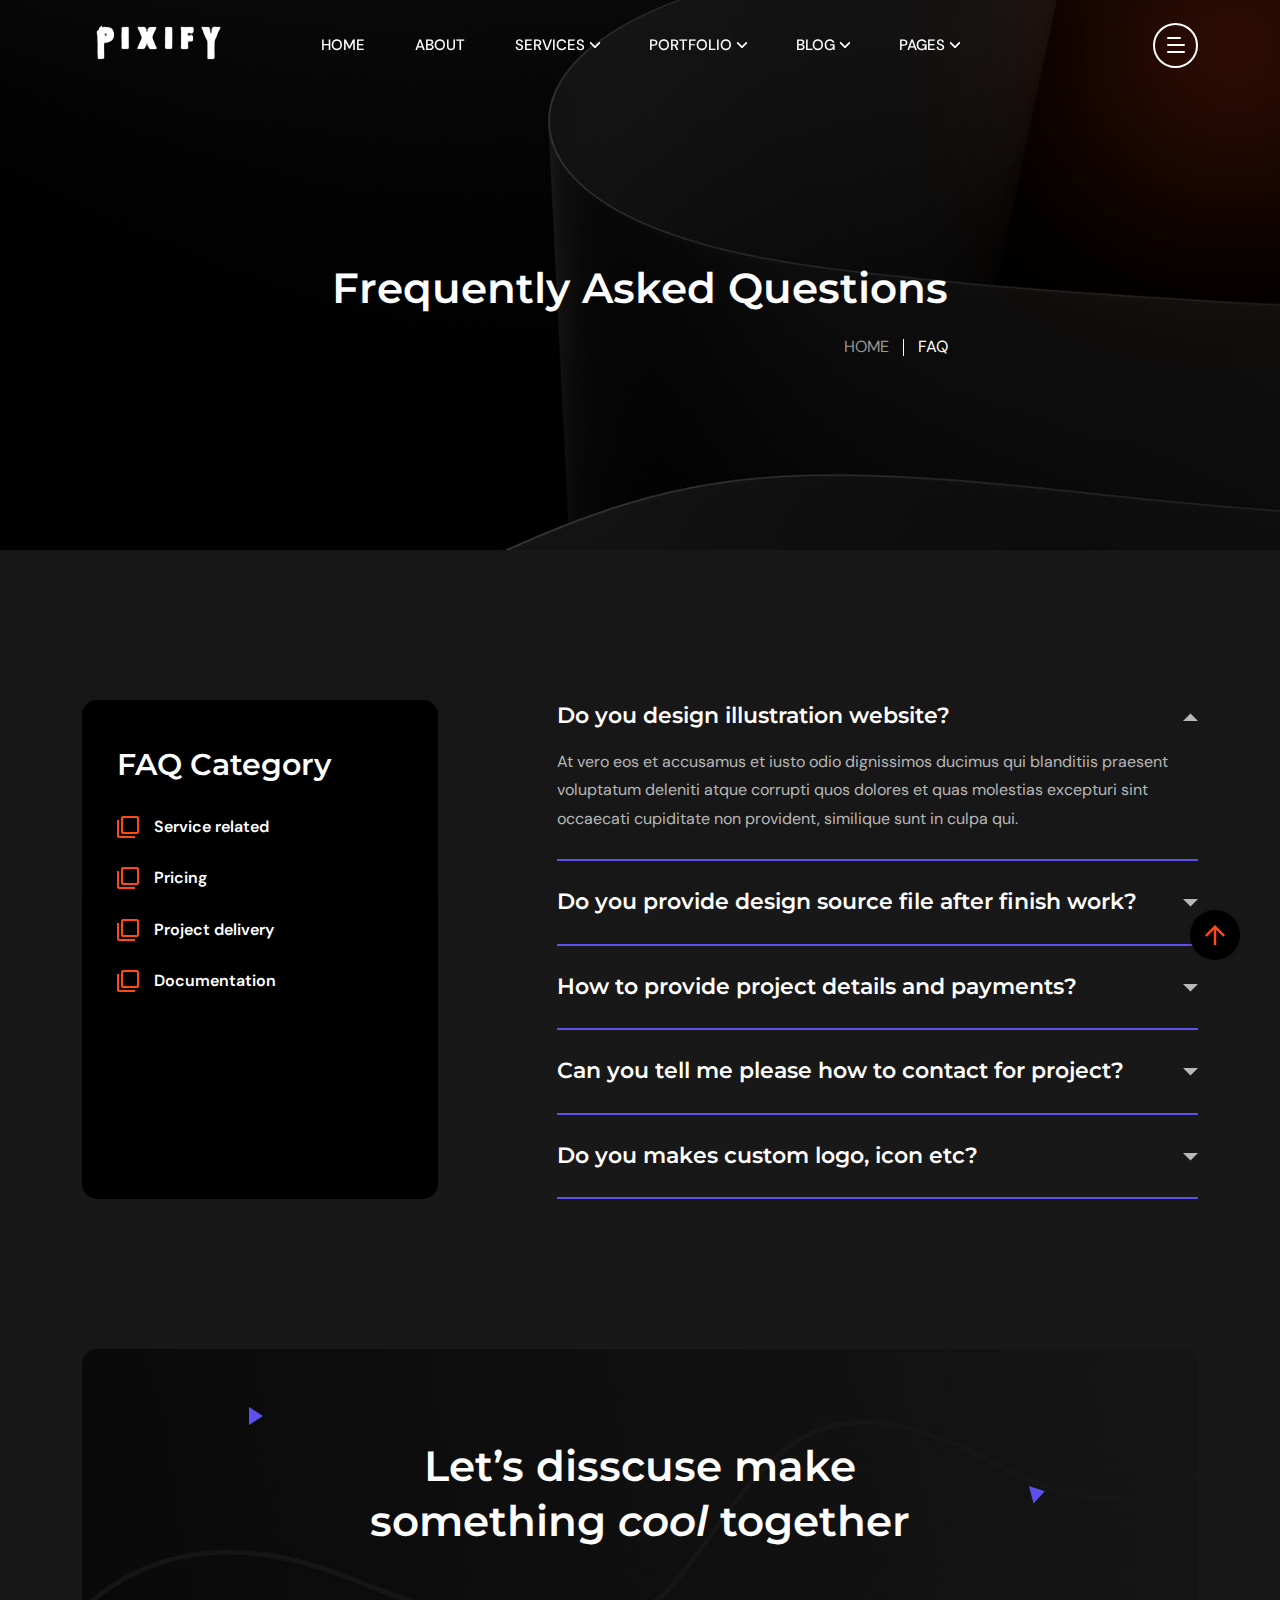
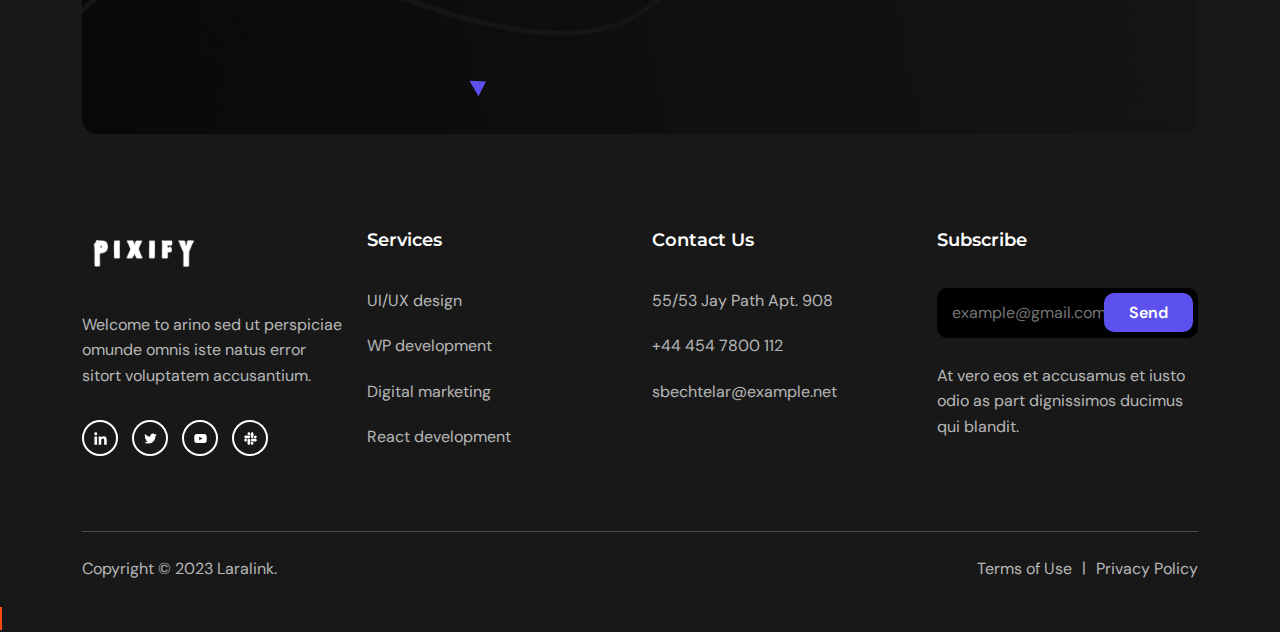
<file: faq.html>
<!DOCTYPE html>
<html class="no-js" lang="en">

<head>
  <!-- Meta Tags -->
  <meta charset="utf-8">
  <meta http-equiv="x-ua-compatible" content="ie=edge">
  <meta name="viewport" content="width=device-width, initial-scale=1">
  <meta name="author" content="Laralink">
  <!-- Favicon Icon -->
  <link rel="icon" href="assets/img/favicon.png">
  <!-- Site Title -->
  <title>Pixify</title>
  <link rel="stylesheet" href="assets/css/plugins/bootstrap.min.css">
  <link rel="stylesheet" href="assets/css/plugins/lightgallery.min.css">
  <link rel="stylesheet" href="assets/css/plugins/slick.css">
  <link rel="stylesheet" href="assets/css/plugins/lightgallery.min.css">
  <link rel="stylesheet" href="assets/css/plugins/animate.css">
  <link rel="stylesheet" href="assets/css/style.css">
</head>

<body>
  <div class="cs-preloader cs-center">
    <div class="cs-preloader_in"></div>
  </div>
  <!-- Start Header Section -->
  <header class="cs-site_header cs-style1 text-uppercase cs-sticky_header">
    <div class="cs-main_header">
      <div class="container">
        <div class="cs-main_header_in">
          <div class="cs-main_header_left">
            <a class="cs-site_branding" href="index.html">
              <img src="assets/img/pxy-removebg-preview.png" alt="Logo">
            </a>
          </div>
          <div class="cs-main_header_center">
            <div class="cs-nav cs-primary_font cs-medium">
              <ul class="cs-nav_list">
                <li class="cs-mega_menu">
                  <a href="index.html">Home</a>
                </li>
                <li><a href="about.html">About</a></li>
                <li class="menu-item-has-children"><a href="service.html">Services</a>
                  <ul>
                    <li><a href="service.html">Services</a></li>
                    <li><a href="service-details.html">Service Details</a></li>
                  </ul>
                </li>
                <li class="menu-item-has-children"><a href="portfolio.html">Portfolio</a>
                  <ul>
                    <li><a href="portfolio.html">Portfolio</a></li>
                    <li><a href="portfolio-details.html">Portfolio Details</a></li>
                  </ul>
                </li>
                <li class="menu-item-has-children"><a href="blog.html">Blog</a>
                  <ul>
                    <li><a href="blog.html">Blog</a></li>
                    <li><a href="blog-details.html">Blog Details</a></li>
                  </ul>
                </li>
                <li class="menu-item-has-children"><a href="#">Pages</a>
                  <ul>
                    <li><a href="contact.html">Contact</a></li>
                    <li><a href="team.html">Team</a></li>
                    <li><a href="team-details.html">Team Details</a></li>
                    <li><a href="case-study.html">Case Study Details</a></li>
                    <li><a href="faq.html">FAQ</a></li>
                  </ul>
                </li>
              </ul>
            </div>
          </div>
          <div class="cs-main_header_right">
            <div class="cs-toolbox">
              <span class="cs-icon_btn">
                <span class="cs-icon_btn_in">
                  <span></span>
                  <span></span>
                  <span></span>
                  <span></span>
                </span>
              </span>
            </div>
          </div>
        </div>
      </div>
    </div>
  </header>
  <div class="cs-side_header">
    <button class="cs-close"></button>
    <div class="cs-side_header_overlay"></div>
    <div class="cs-side_header_in">
      <div class="cs-side_header_shape"></div>
      <a class="cs-site_branding" href="index.html">
        <img src="assets/img/footer_logo.svg" alt="Logo">
      </a>
      <div class="cs-side_header_box">
        <h2 class="cs-side_header_heading">Do you have a project in your  <br> mind? Keep connect us.</h2>
      </div>
      <div class="cs-side_header_box">
        <h3 class="cs-side_header_title cs-primary_color">Contact Us</h3>
        <ul class="cs-contact_info cs-style1 cs-mp0">
          <li>
            <svg width="18" height="18" viewBox="0 0 18 18" fill="none" xmlns="http://www.w3.org/2000/svg">
              <path d="M17 12.5C15.75 12.5 14.55 12.3 13.43 11.93C13.08 11.82 12.69 11.9 12.41 12.17L10.21 14.37C7.38 12.93 5.06 10.62 3.62 7.79L5.82 5.58C6.1 5.31 6.18 4.92 6.07 4.57C5.7 3.45 5.5 2.25 5.5 1C5.5 0.45 5.05 0 4.5 0H1C0.45 0 0 0.45 0 1C0 10.39 7.61 18 17 18C17.55 18 18 17.55 18 17V13.5C18 12.95 17.55 12.5 17 12.5ZM9 0V10L12 7H18V0H9Z" fill="#FF4A17"/>
            </svg>
            <span>+44 454 7800 112</span>
          </li>
          <li>
            <svg width="20" height="18" viewBox="0 0 20 18" fill="none" xmlns="http://www.w3.org/2000/svg">
              <path d="M20 6.98V16C20 17.1 19.1 18 18 18H2C0.9 18 0 17.1 0 16V4C0 2.9 0.9 2 2 2H12.1C12.04 2.32 12 2.66 12 3C12 4.48 12.65 5.79 13.67 6.71L10 9L2 4V6L10 11L15.3 7.68C15.84 7.88 16.4 8 17 8C18.13 8 19.16 7.61 20 6.98ZM14 3C14 4.66 15.34 6 17 6C18.66 6 20 4.66 20 3C20 1.34 18.66 0 17 0C15.34 0 14 1.34 14 3Z" fill="#FF4A17"/>
            </svg>              
            <span>infotech@arino.com</span>
          </li>
          <li>
            <svg width="14" height="20" viewBox="0 0 14 20" fill="none" xmlns="http://www.w3.org/2000/svg">
              <path d="M7 0C3.13 0 0 3.13 0 7C0 12.25 7 20 7 20C7 20 14 12.25 14 7C14 3.13 10.87 0 7 0ZM7 9.5C5.62 9.5 4.5 8.38 4.5 7C4.5 5.62 5.62 4.5 7 4.5C8.38 4.5 9.5 5.62 9.5 7C9.5 8.38 8.38 9.5 7 9.5Z" fill="#FF4A17"/>
            </svg>              
            <span>50 Wall Street Suite, 44150 <br>Ohio, United States</span>
          </li>
        </ul>
      </div>
      <div class="cs-side_header_box">
        <h3 class="cs-side_header_title cs-primary_color">Subscribe</h3>
        <div class="cs-newsletter cs-style1">
          <form action="#" class="cs-newsletter_form">
            <input type="email" class="cs-newsletter_input" placeholder="example@gmail.com">
            <button class="cs-newsletter_btn"><span>Send</span></button>
          </form>
          <div class="cs-newsletter_text">At vero eos et accusamus et iusto odio as part dignissimos ducimus qui blandit.</div>
        </div>
      </div>
      <div class="cs-side_header_box">
        <div class="cs-social_btns cs-style1">
          <a href="#" class="cs-center">
            <svg width="15" height="15" viewBox="0 0 15 15" fill="none" xmlns="http://www.w3.org/2000/svg">
              <path d="M4.04799 13.7497H1.45647V5.4043H4.04799V13.7497ZM2.75084 4.2659C1.92215 4.2659 1.25 3.57952 1.25 2.75084C1.25 2.35279 1.40812 1.97105 1.68958 1.68958C1.97105 1.40812 2.35279 1.25 2.75084 1.25C3.14888 1.25 3.53063 1.40812 3.81209 1.68958C4.09355 1.97105 4.25167 2.35279 4.25167 2.75084C4.25167 3.57952 3.57924 4.2659 2.75084 4.2659ZM13.7472 13.7497H11.1613V9.68722C11.1613 8.71903 11.1417 7.4774 9.81389 7.4774C8.46652 7.4774 8.26004 8.5293 8.26004 9.61747V13.7497H5.67132V5.4043H8.15681V6.54269H8.19308C8.53906 5.887 9.38421 5.19503 10.6451 5.19503C13.2679 5.19503 13.75 6.92215 13.75 9.16546V13.7497H13.7472Z" fill="white"></path>
            </svg> 
          </a>
          <a href="#" class="cs-center">
            <svg width="13" height="11" viewBox="0 0 13 11" fill="none" xmlns="http://www.w3.org/2000/svg">
              <path d="M11.4651 2.95396C11.4731 3.065 11.4731 3.17606 11.4731 3.2871C11.4731 6.67383 8.89535 10.5761 4.18402 10.5761C2.73255 10.5761 1.38421 10.1557 0.25 9.42608C0.456226 9.44986 0.654494 9.4578 0.868655 9.4578C2.06629 9.4578 3.16879 9.0533 4.04918 8.36326C2.92291 8.33946 1.97906 7.60183 1.65386 6.5866C1.81251 6.61038 1.97112 6.62624 2.1377 6.62624C2.36771 6.62624 2.59774 6.59451 2.81188 6.53901C1.63802 6.30105 0.757595 5.26996 0.757595 4.02472V3.99301C1.09864 4.18336 1.49524 4.30233 1.91558 4.31818C1.22554 3.85814 0.773464 3.07294 0.773464 2.1846C0.773464 1.70872 0.900344 1.27249 1.12244 0.891774C2.38355 2.44635 4.27919 3.46156 6.40481 3.57262C6.36516 3.38226 6.34136 3.184 6.34136 2.9857C6.34136 1.57388 7.4835 0.423828 8.90323 0.423828C9.64086 0.423828 10.3071 0.733156 10.7751 1.23284C11.354 1.1218 11.9093 0.907643 12.401 0.614185C12.2106 1.20906 11.8061 1.70875 11.2748 2.02598C11.7903 1.97049 12.29 1.82769 12.75 1.62942C12.4011 2.13702 11.9648 2.5891 11.4651 2.95396V2.95396Z" fill="white"></path>
            </svg>                    
          </a>
          <a href="#" class="cs-center">
            <svg width="13" height="9" viewBox="0 0 13 9" fill="none" xmlns="http://www.w3.org/2000/svg">
              <path d="M12.4888 1.48066C12.345 0.939353 11.9215 0.513038 11.3837 0.368362C10.4089 0.105469 6.5 0.105469 6.5 0.105469C6.5 0.105469 2.59116 0.105469 1.61633 0.368362C1.07853 0.513061 0.65496 0.939353 0.5112 1.48066C0.25 2.4618 0.25 4.50887 0.25 4.50887C0.25 4.50887 0.25 6.55595 0.5112 7.53709C0.65496 8.0784 1.07853 8.48695 1.61633 8.63163C2.59116 8.89452 6.5 8.89452 6.5 8.89452C6.5 8.89452 10.4088 8.89452 11.3837 8.63163C11.9215 8.48695 12.345 8.0784 12.4888 7.53709C12.75 6.55595 12.75 4.50887 12.75 4.50887C12.75 4.50887 12.75 2.4618 12.4888 1.48066V1.48066ZM5.22158 6.36746V2.65029L8.48861 4.50892L5.22158 6.36746V6.36746Z" fill="white"></path>
            </svg>                    
          </a>
          <a href="#" class="cs-center">
            <svg width="13" height="13" viewBox="0 0 13 13" fill="none" xmlns="http://www.w3.org/2000/svg">
              <path d="M2.87612 8.149C2.87612 8.87165 2.28571 9.46205 1.56306 9.46205C0.840402 9.46205 0.25 8.87165 0.25 8.149C0.25 7.42634 0.840402 6.83594 1.56306 6.83594H2.87612V8.149ZM3.53795 8.149C3.53795 7.42634 4.12835 6.83594 4.851 6.83594C5.57366 6.83594 6.16406 7.42634 6.16406 8.149V11.4369C6.16406 12.1596 5.57366 12.75 4.851 12.75C4.12835 12.75 3.53795 12.1596 3.53795 11.4369V8.149ZM4.851 2.87612C4.12835 2.87612 3.53795 2.28571 3.53795 1.56306C3.53795 0.840402 4.12835 0.25 4.851 0.25C5.57366 0.25 6.16406 0.840402 6.16406 1.56306V2.87612H4.851V2.87612ZM4.851 3.53795C5.57366 3.53795 6.16406 4.12835 6.16406 4.851C6.16406 5.57366 5.57366 6.16406 4.851 6.16406H1.56306C0.840402 6.16406 0.25 5.57366 0.25 4.851C0.25 4.12835 0.840402 3.53795 1.56306 3.53795H4.851V3.53795ZM10.1239 4.851C10.1239 4.12835 10.7143 3.53795 11.4369 3.53795C12.1596 3.53795 12.75 4.12835 12.75 4.851C12.75 5.57366 12.1596 6.16406 11.4369 6.16406H10.1239V4.851V4.851ZM9.46205 4.851C9.46205 5.57366 8.87165 6.16406 8.149 6.16406C7.42634 6.16406 6.83594 5.57366 6.83594 4.851V1.56306C6.83594 0.840402 7.42634 0.25 8.149 0.25C8.87165 0.25 9.46205 0.840402 9.46205 1.56306V4.851V4.851ZM8.149 10.1239C8.87165 10.1239 9.46205 10.7143 9.46205 11.4369C9.46205 12.1596 8.87165 12.75 8.149 12.75C7.42634 12.75 6.83594 12.1596 6.83594 11.4369V10.1239H8.149ZM8.149 9.46205C7.42634 9.46205 6.83594 8.87165 6.83594 8.149C6.83594 7.42634 7.42634 6.83594 8.149 6.83594H11.4369C12.1596 6.83594 12.75 7.42634 12.75 8.149C12.75 8.87165 12.1596 9.46205 11.4369 9.46205H8.149Z" fill="white"></path>
            </svg>                    
          </a>
        </div>
      </div>
    </div>
  </div>
  <!-- End Header Section -->
  
  <!-- Start Hero -->
  <div class="cs-page_heading cs-style1 cs-center text-center cs-bg" data-src="assets/img/contact_hero_bg.jpeg">
    <div class="container">
      <div class="cs-page_heading_in">
        <h1 class="cs-page_title cs-font_50 cs-white_color">Frequently Asked Questions</h1>
        <ol class="breadcrumb text-uppercase">
          <li class="breadcrumb-item"><a href="index.html">Home</a></li>
          <li class="breadcrumb-item active">Faq</li>
        </ol>
      </div>
    </div>
  </div>
  <!-- End Hero -->
  <div class="cs-height_150 cs-height_lg_80"></div>
  <div class="container">
    <div class="row">
      <div class="col-lg-4">
        <div class="cs-faq_nav cs-radius_15">
          <h2 class="cs-faq_nav_title cs-m0">FAQ Category</h2>
          <div class="cs-height_30 cs-height_lg_30"></div>
          <ul class="cs-list cs-style1 cs-mp0">
            <li>
              <a href="faq.html" class="cs-text_btn cs-type2">
                <svg width="22" height="22" viewBox="0 0 22 22" fill="none" xmlns="http://www.w3.org/2000/svg">
                  <path d="M2 4H0V20C0 21.1 0.9 22 2 22H18V20H2V4ZM20 0H6C4.9 0 4 0.9 4 2V16C4 17.1 4.9 18 6 18H20C21.1 18 22 17.1 22 16V2C22 0.9 21.1 0 20 0ZM20 16H6V2H20V16Z" fill="#FF4A17"/>
                </svg>
                <span>Service related</span>              
              </a>
            </li>
            <li>
              <a href="faq.html" class="cs-text_btn cs-type2">
                <svg width="22" height="22" viewBox="0 0 22 22" fill="none" xmlns="http://www.w3.org/2000/svg">
                  <path d="M2 4H0V20C0 21.1 0.9 22 2 22H18V20H2V4ZM20 0H6C4.9 0 4 0.9 4 2V16C4 17.1 4.9 18 6 18H20C21.1 18 22 17.1 22 16V2C22 0.9 21.1 0 20 0ZM20 16H6V2H20V16Z" fill="#FF4A17"/>
                </svg>
                <span>Pricing</span>              
              </a>
            </li>
            <li>
              <a href="faq.html" class="cs-text_btn cs-type2">
                <svg width="22" height="22" viewBox="0 0 22 22" fill="none" xmlns="http://www.w3.org/2000/svg">
                  <path d="M2 4H0V20C0 21.1 0.9 22 2 22H18V20H2V4ZM20 0H6C4.9 0 4 0.9 4 2V16C4 17.1 4.9 18 6 18H20C21.1 18 22 17.1 22 16V2C22 0.9 21.1 0 20 0ZM20 16H6V2H20V16Z" fill="#FF4A17"/>
                </svg>
                <span>Project delivery</span>              
              </a>
            </li>
            <li>
              <a href="faq.html" class="cs-text_btn cs-type2">
                <svg width="22" height="22" viewBox="0 0 22 22" fill="none" xmlns="http://www.w3.org/2000/svg">
                  <path d="M2 4H0V20C0 21.1 0.9 22 2 22H18V20H2V4ZM20 0H6C4.9 0 4 0.9 4 2V16C4 17.1 4.9 18 6 18H20C21.1 18 22 17.1 22 16V2C22 0.9 21.1 0 20 0ZM20 16H6V2H20V16Z" fill="#FF4A17"/>
                </svg>
                <span>Documentation</span>              
              </a>
            </li>
          </ul>
        </div>
      </div>
      <div class="col-lg-7 offset-lg-1">
        <div class="cs-height_0 cs-height_lg_40"></div>
        <div class="cs-accordians cs-style1">
          <div class="cs-accordian active">
            <div class="cs-accordian_head">
              <h2 class="cs-accordian_title">Do you design illustration website?</h2>
              <span class="cs-accordian_toggle cs-accent_color">
                <svg width="15" height="8" viewBox="0 0 15 8" fill="none" xmlns="http://www.w3.org/2000/svg">
                  <path d="M0 0L7.5 7.5L15 0H0Z" fill="currentColor"/>
                </svg>                    
              </span>
            </div>
            <div class="cs-accordian_body">
              <p>At vero eos et accusamus et iusto odio dignissimos ducimus qui blanditiis praesent voluptatum deleniti atque corrupti quos dolores et quas molestias excepturi sint occaecati cupiditate non provident, similique sunt in culpa qui.</p>
            </div>
          </div><!-- .cs-accordian -->
          <div class="cs-accordian">
            <div class="cs-accordian_head">
              <h2 class="cs-accordian_title">Do you provide design source file after finish work?</h2>
              <span class="cs-accordian_toggle cs-accent_color">
                <svg width="15" height="8" viewBox="0 0 15 8" fill="none" xmlns="http://www.w3.org/2000/svg">
                  <path d="M0 0L7.5 7.5L15 0H0Z" fill="currentColor"/>
                </svg>                    
              </span>
            </div>
            <div class="cs-accordian_body">
              <p>At vero eos et accusamus et iusto odio dignissimos ducimus qui blanditiis praesent voluptatum deleniti atque corrupti quos dolores et quas molestias excepturi sint occaecati cupiditate non provident, similique sunt in culpa qui.</p>
            </div>
          </div><!-- .cs-accordian -->
          <div class="cs-accordian">
            <div class="cs-accordian_head">
              <h2 class="cs-accordian_title">How to provide project details and payments?</h2>
              <span class="cs-accordian_toggle cs-accent_color">
                <svg width="15" height="8" viewBox="0 0 15 8" fill="none" xmlns="http://www.w3.org/2000/svg">
                  <path d="M0 0L7.5 7.5L15 0H0Z" fill="currentColor"/>
                </svg>                    
              </span>
            </div>
            <div class="cs-accordian_body">
              <p>At vero eos et accusamus et iusto odio dignissimos ducimus qui blanditiis praesent voluptatum deleniti atque corrupti quos dolores et quas molestias excepturi sint occaecati cupiditate non provident, similique sunt in culpa qui.</p>
            </div>
          </div><!-- .cs-accordian -->
          <div class="cs-accordian">
            <div class="cs-accordian_head">
              <h2 class="cs-accordian_title">Can you tell me please how to contact for project?</h2>
              <span class="cs-accordian_toggle cs-accent_color">
                <svg width="15" height="8" viewBox="0 0 15 8" fill="none" xmlns="http://www.w3.org/2000/svg">
                  <path d="M0 0L7.5 7.5L15 0H0Z" fill="currentColor"/>
                </svg>                    
              </span>
            </div>
            <div class="cs-accordian_body">
              <p>At vero eos et accusamus et iusto odio dignissimos ducimus qui blanditiis praesent voluptatum deleniti atque corrupti quos dolores et quas molestias excepturi sint occaecati cupiditate non provident, similique sunt in culpa qui.</p>
            </div>
          </div><!-- .cs-accordian -->
          <div class="cs-accordian">
            <div class="cs-accordian_head">
              <h2 class="cs-accordian_title">Do you makes custom logo, icon etc?</h2>
              <span class="cs-accordian_toggle cs-accent_color">
                <svg width="15" height="8" viewBox="0 0 15 8" fill="none" xmlns="http://www.w3.org/2000/svg">
                  <path d="M0 0L7.5 7.5L15 0H0Z" fill="currentColor"/>
                </svg>                    
              </span>
            </div>
            <div class="cs-accordian_body">
              <p>At vero eos et accusamus et iusto odio dignissimos ducimus qui blanditiis praesent voluptatum deleniti atque corrupti quos dolores et quas molestias excepturi sint occaecati cupiditate non provident, similique sunt in culpa qui.</p>
            </div>
          </div><!-- .cs-accordian -->
        </div><!-- .cs-accordians -->
      </div>
    </div>
  </div>
  <div class="cs-height_150 cs-height_lg_80"></div>
   <!-- Start CTA -->
   <section>
    <div class="container">
      <div class="cs-cta cs-style1 cs-bg text-center cs-shape_wrap_1 cs-position_1" data-src="assets/img/cta_bg.jpeg" >
        <div class="cs-shape_1"></div>
        <div class="cs-shape_1"></div>
        <div class="cs-shape_1"></div>
        <div class="cs-cta_in">
          <h2 class="cs-cta_title cs-semi_bold cs-m0">Let’s disscuse make <br>something <i>cool</i> together</h2>
          <div class="cs-height_70 cs-height_lg_30"></div>
          <a href="contact.html" class="cs-text_btn wow fadeInUp" data-wow-duration="0.8s" data-wow-delay="0.2s">
            <span>Apply For Meeting</span>
            <svg width="26" height="12" viewBox="0 0 26 12" fill="none" xmlns="http://www.w3.org/2000/svg">
              <path d="M25.5307 6.53033C25.8236 6.23744 25.8236 5.76256 25.5307 5.46967L20.7577 0.696699C20.4648 0.403806 19.99 0.403806 19.6971 0.696699C19.4042 0.989593 19.4042 1.46447 19.6971 1.75736L23.9397 6L19.6971 10.2426C19.4042 10.5355 19.4042 11.0104 19.6971 11.3033C19.99 11.5962 20.4648 11.5962 20.7577 11.3033L25.5307 6.53033ZM0.000366211 6.75H25.0004V5.25H0.000366211V6.75Z" fill="currentColor"/>
            </svg>            
          </a>
        </div>
      </div>
    </div>
  </section>
  <!-- End CTA -->
  <!-- Start Footer -->
  <footer class="cs-fooer">
    <div class="cs-fooer_main">
      <div class="container">
        <div class="row">
          <div class="col-lg-3 col-sm-6">
            <div class="cs-footer_item">
              <div class="cs-text_widget">
                <img src="assets/img/pxy-removebg-preview.png" alt="">
                <p>Welcome to arino sed ut perspiciae omunde omnis iste natus error sitort voluptatem accusantium.</p>
              </div>
              <div class="cs-social_btns cs-style1">
                <a href="#" class="cs-center">
                  <svg width="15" height="15" viewBox="0 0 15 15" fill="none" xmlns="http://www.w3.org/2000/svg">
                    <path d="M4.04799 13.7497H1.45647V5.4043H4.04799V13.7497ZM2.75084 4.2659C1.92215 4.2659 1.25 3.57952 1.25 2.75084C1.25 2.35279 1.40812 1.97105 1.68958 1.68958C1.97105 1.40812 2.35279 1.25 2.75084 1.25C3.14888 1.25 3.53063 1.40812 3.81209 1.68958C4.09355 1.97105 4.25167 2.35279 4.25167 2.75084C4.25167 3.57952 3.57924 4.2659 2.75084 4.2659ZM13.7472 13.7497H11.1613V9.68722C11.1613 8.71903 11.1417 7.4774 9.81389 7.4774C8.46652 7.4774 8.26004 8.5293 8.26004 9.61747V13.7497H5.67132V5.4043H8.15681V6.54269H8.19308C8.53906 5.887 9.38421 5.19503 10.6451 5.19503C13.2679 5.19503 13.75 6.92215 13.75 9.16546V13.7497H13.7472Z" fill="white"/>
                  </svg> 
                </a>
                <a href="#" class="cs-center">
                  <svg width="13" height="11" viewBox="0 0 13 11" fill="none" xmlns="http://www.w3.org/2000/svg">
                    <path d="M11.4651 2.95396C11.4731 3.065 11.4731 3.17606 11.4731 3.2871C11.4731 6.67383 8.89535 10.5761 4.18402 10.5761C2.73255 10.5761 1.38421 10.1557 0.25 9.42608C0.456226 9.44986 0.654494 9.4578 0.868655 9.4578C2.06629 9.4578 3.16879 9.0533 4.04918 8.36326C2.92291 8.33946 1.97906 7.60183 1.65386 6.5866C1.81251 6.61038 1.97112 6.62624 2.1377 6.62624C2.36771 6.62624 2.59774 6.59451 2.81188 6.53901C1.63802 6.30105 0.757595 5.26996 0.757595 4.02472V3.99301C1.09864 4.18336 1.49524 4.30233 1.91558 4.31818C1.22554 3.85814 0.773464 3.07294 0.773464 2.1846C0.773464 1.70872 0.900344 1.27249 1.12244 0.891774C2.38355 2.44635 4.27919 3.46156 6.40481 3.57262C6.36516 3.38226 6.34136 3.184 6.34136 2.9857C6.34136 1.57388 7.4835 0.423828 8.90323 0.423828C9.64086 0.423828 10.3071 0.733156 10.7751 1.23284C11.354 1.1218 11.9093 0.907643 12.401 0.614185C12.2106 1.20906 11.8061 1.70875 11.2748 2.02598C11.7903 1.97049 12.29 1.82769 12.75 1.62942C12.4011 2.13702 11.9648 2.5891 11.4651 2.95396V2.95396Z" fill="white"/>
                  </svg>                    
                </a>
                <a href="#" class="cs-center">
                  <svg width="13" height="9" viewBox="0 0 13 9" fill="none" xmlns="http://www.w3.org/2000/svg">
                    <path d="M12.4888 1.48066C12.345 0.939353 11.9215 0.513038 11.3837 0.368362C10.4089 0.105469 6.5 0.105469 6.5 0.105469C6.5 0.105469 2.59116 0.105469 1.61633 0.368362C1.07853 0.513061 0.65496 0.939353 0.5112 1.48066C0.25 2.4618 0.25 4.50887 0.25 4.50887C0.25 4.50887 0.25 6.55595 0.5112 7.53709C0.65496 8.0784 1.07853 8.48695 1.61633 8.63163C2.59116 8.89452 6.5 8.89452 6.5 8.89452C6.5 8.89452 10.4088 8.89452 11.3837 8.63163C11.9215 8.48695 12.345 8.0784 12.4888 7.53709C12.75 6.55595 12.75 4.50887 12.75 4.50887C12.75 4.50887 12.75 2.4618 12.4888 1.48066V1.48066ZM5.22158 6.36746V2.65029L8.48861 4.50892L5.22158 6.36746V6.36746Z" fill="white"/>
                  </svg>                    
                </a>
                <a href="#" class="cs-center">
                  <svg width="13" height="13" viewBox="0 0 13 13" fill="none" xmlns="http://www.w3.org/2000/svg">
                    <path d="M2.87612 8.149C2.87612 8.87165 2.28571 9.46205 1.56306 9.46205C0.840402 9.46205 0.25 8.87165 0.25 8.149C0.25 7.42634 0.840402 6.83594 1.56306 6.83594H2.87612V8.149ZM3.53795 8.149C3.53795 7.42634 4.12835 6.83594 4.851 6.83594C5.57366 6.83594 6.16406 7.42634 6.16406 8.149V11.4369C6.16406 12.1596 5.57366 12.75 4.851 12.75C4.12835 12.75 3.53795 12.1596 3.53795 11.4369V8.149ZM4.851 2.87612C4.12835 2.87612 3.53795 2.28571 3.53795 1.56306C3.53795 0.840402 4.12835 0.25 4.851 0.25C5.57366 0.25 6.16406 0.840402 6.16406 1.56306V2.87612H4.851V2.87612ZM4.851 3.53795C5.57366 3.53795 6.16406 4.12835 6.16406 4.851C6.16406 5.57366 5.57366 6.16406 4.851 6.16406H1.56306C0.840402 6.16406 0.25 5.57366 0.25 4.851C0.25 4.12835 0.840402 3.53795 1.56306 3.53795H4.851V3.53795ZM10.1239 4.851C10.1239 4.12835 10.7143 3.53795 11.4369 3.53795C12.1596 3.53795 12.75 4.12835 12.75 4.851C12.75 5.57366 12.1596 6.16406 11.4369 6.16406H10.1239V4.851V4.851ZM9.46205 4.851C9.46205 5.57366 8.87165 6.16406 8.149 6.16406C7.42634 6.16406 6.83594 5.57366 6.83594 4.851V1.56306C6.83594 0.840402 7.42634 0.25 8.149 0.25C8.87165 0.25 9.46205 0.840402 9.46205 1.56306V4.851V4.851ZM8.149 10.1239C8.87165 10.1239 9.46205 10.7143 9.46205 11.4369C9.46205 12.1596 8.87165 12.75 8.149 12.75C7.42634 12.75 6.83594 12.1596 6.83594 11.4369V10.1239H8.149ZM8.149 9.46205C7.42634 9.46205 6.83594 8.87165 6.83594 8.149C6.83594 7.42634 7.42634 6.83594 8.149 6.83594H11.4369C12.1596 6.83594 12.75 7.42634 12.75 8.149C12.75 8.87165 12.1596 9.46205 11.4369 9.46205H8.149Z" fill="white"/>
                  </svg>                    
                </a>
              </div>
            </div>
          </div>
          <div class="col-lg-3 col-sm-6">
            <div class="cs-footer_item">
              <h2 class="cs-widget_title">Services</h2>
              <ul class="cs-menu_widget cs-mp0">
                <li><a href="service-details.html">UI/UX design</a></li>
                <li><a href="service-details.html">WP development</a></li>
                <li><a href="service-details.html">Digital marketing</a></li>
                <li><a href="service-details.html">React development</a></li>
              </ul>
            </div>
          </div>
          <div class="col-lg-3 col-sm-6">
            <div class="cs-footer_item">
              <h2 class="cs-widget_title">Contact Us</h2>
              <ul class="cs-menu_widget cs-mp0">
                <li>55/53 Jay Path Apt. 908</li>
                <li>+44 454 7800 112</li>
                <li>sbechtelar@example.net</li>
              </ul>
            </div>
          </div>
          <div class="col-lg-3 col-sm-6">
            <div class="cs-footer_item">
              <h2 class="cs-widget_title">Subscribe</h2>
              <div class="cs-newsletter cs-style1">
                <form action="#" class="cs-newsletter_form">
                  <input type="email" class="cs-newsletter_input" placeholder="example@gmail.com">
                  <button class="cs-newsletter_btn"><span>Send</span></button>
                </form>
                <div class="cs-newsletter_text">At vero eos et accusamus et iusto odio as part dignissimos ducimus qui blandit.</div>
              </div>
            </div>
          </div>
        </div>
      </div>
    </div>
    <div class="container">
      <div class="cs-bottom_footer">
        <div class="cs-bottom_footer_left">
          <div class="cs-copyright">Copyright © 2023 Laralink.</div>
        </div>
        <div class="cs-bottom_footer_right">
          <ul class="cs-footer_links cs-mp0">
            <li><a href="">Terms of Use</a></li>
            <li><a href="">Privacy Policy</a></li>
          </ul>
        </div>
      </div>
    </div>
  </footer>
  <!-- End Footer -->

  <span class="cs-scrollup">
    <svg width="20" height="20" viewBox="0 0 20 20" fill="none" xmlns="http://www.w3.org/2000/svg">
      <path d="M0 10L1.7625 11.7625L8.75 4.7875V20H11.25V4.7875L18.225 11.775L20 10L10 0L0 10Z" fill="currentColor"/>
    </svg>      
  </span>
  
  <!-- Start Video Popup -->
  <div class="cs-video_popup">
    <div class="cs-video_popup_overlay"></div>
    <div class="cs-video_popup_content">
      <div class="cs-video_popup_layer"></div>
      <div class="cs-video_popup_container">
        <div class="cs-video_popup_align">
          <div class="embed-responsive embed-responsive-16by9">
            <iframe class="embed-responsive-item" src="about:blank"></iframe>
          </div>
        </div>
        <div class="cs-video_popup_close"></div>
      </div>
    </div>
  </div>
  <!-- End Video Popup -->

  <!-- Script -->
  <script src="assets/js/plugins/jquery-3.6.0.min.js"></script>
  <script src="assets/js/plugins/isotope.pkg.min.js"></script>
  <script src="assets/js/plugins/jquery.slick.min.js"></script>
  <script src="assets/js/plugins/jquery.counter.min.js"></script>
  <script src="assets/js/plugins/lightgallery.min.js"></script>
  <script src="assets/js/plugins/wow.min.js"></script>
  <script src="assets/js/plugins/gsap.min.js"></script>
  <script src="assets/js/main.js"></script>
</body>
</html>
</file>
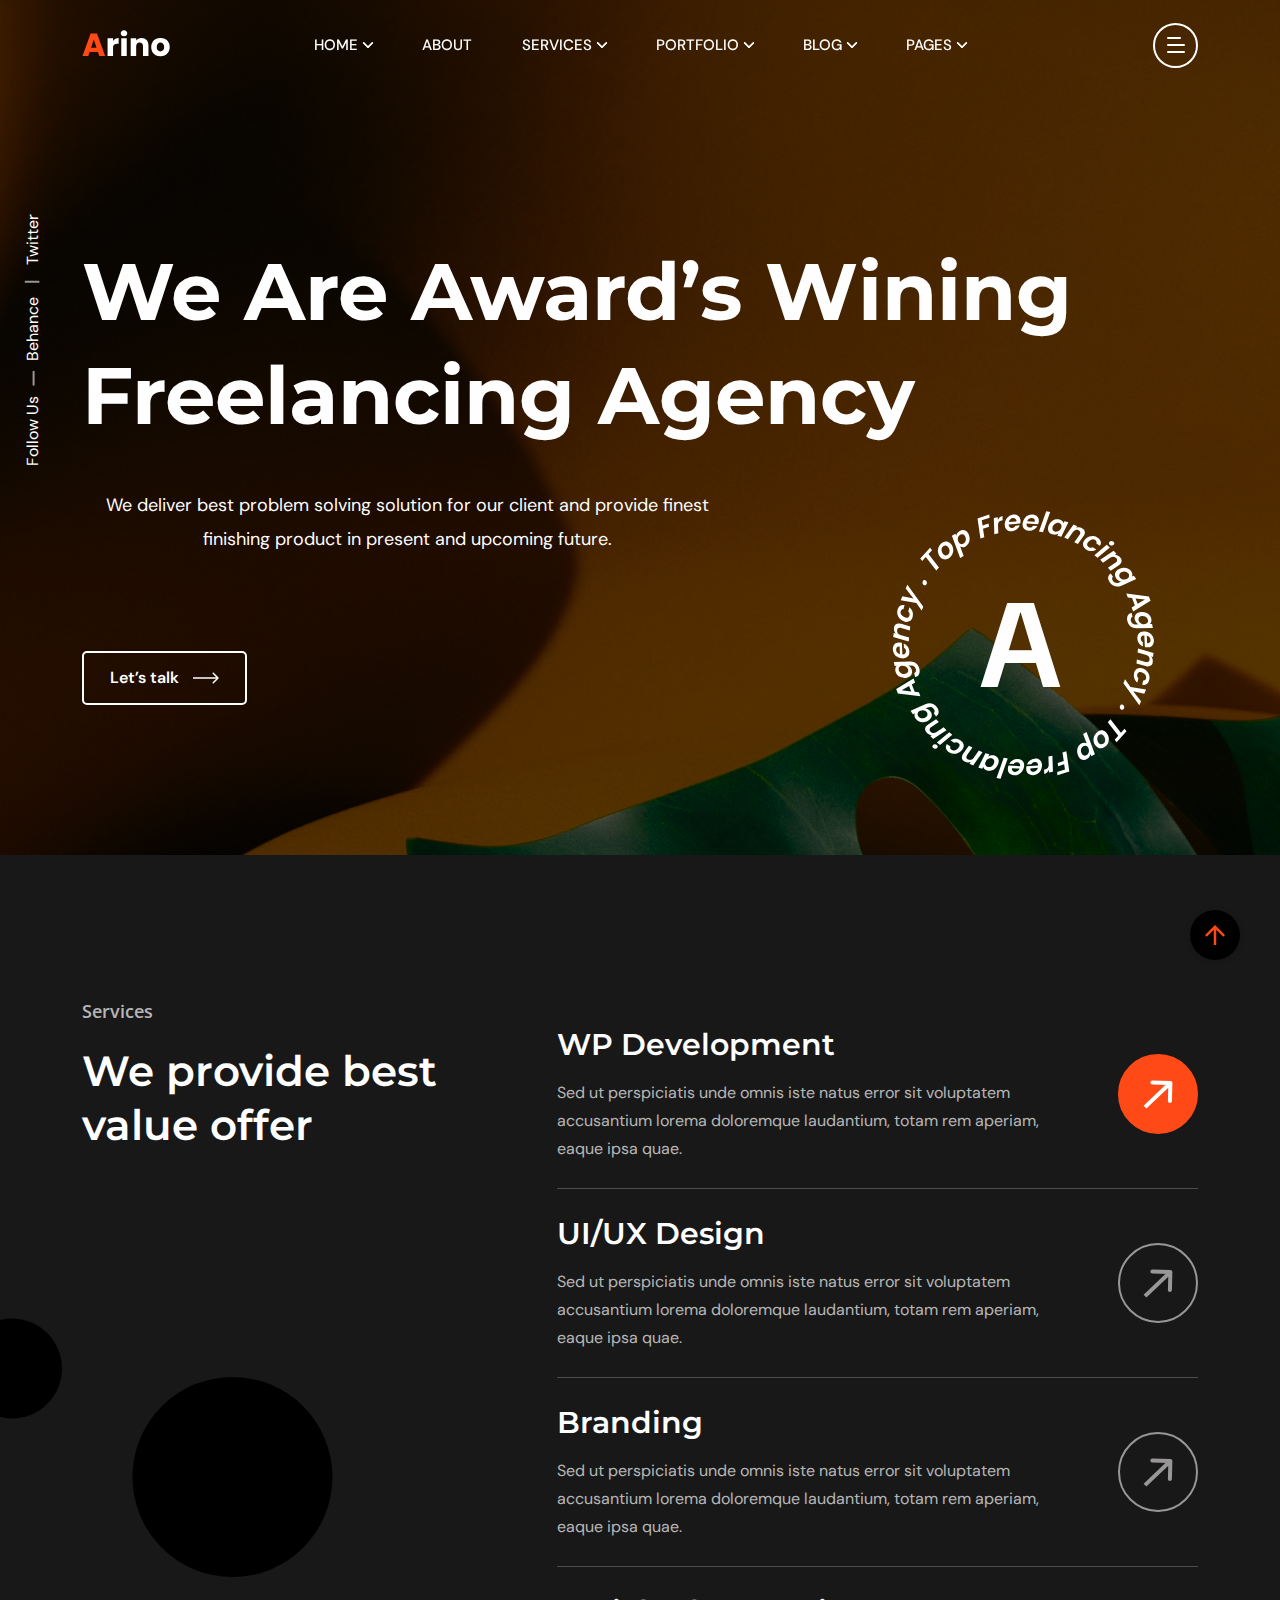
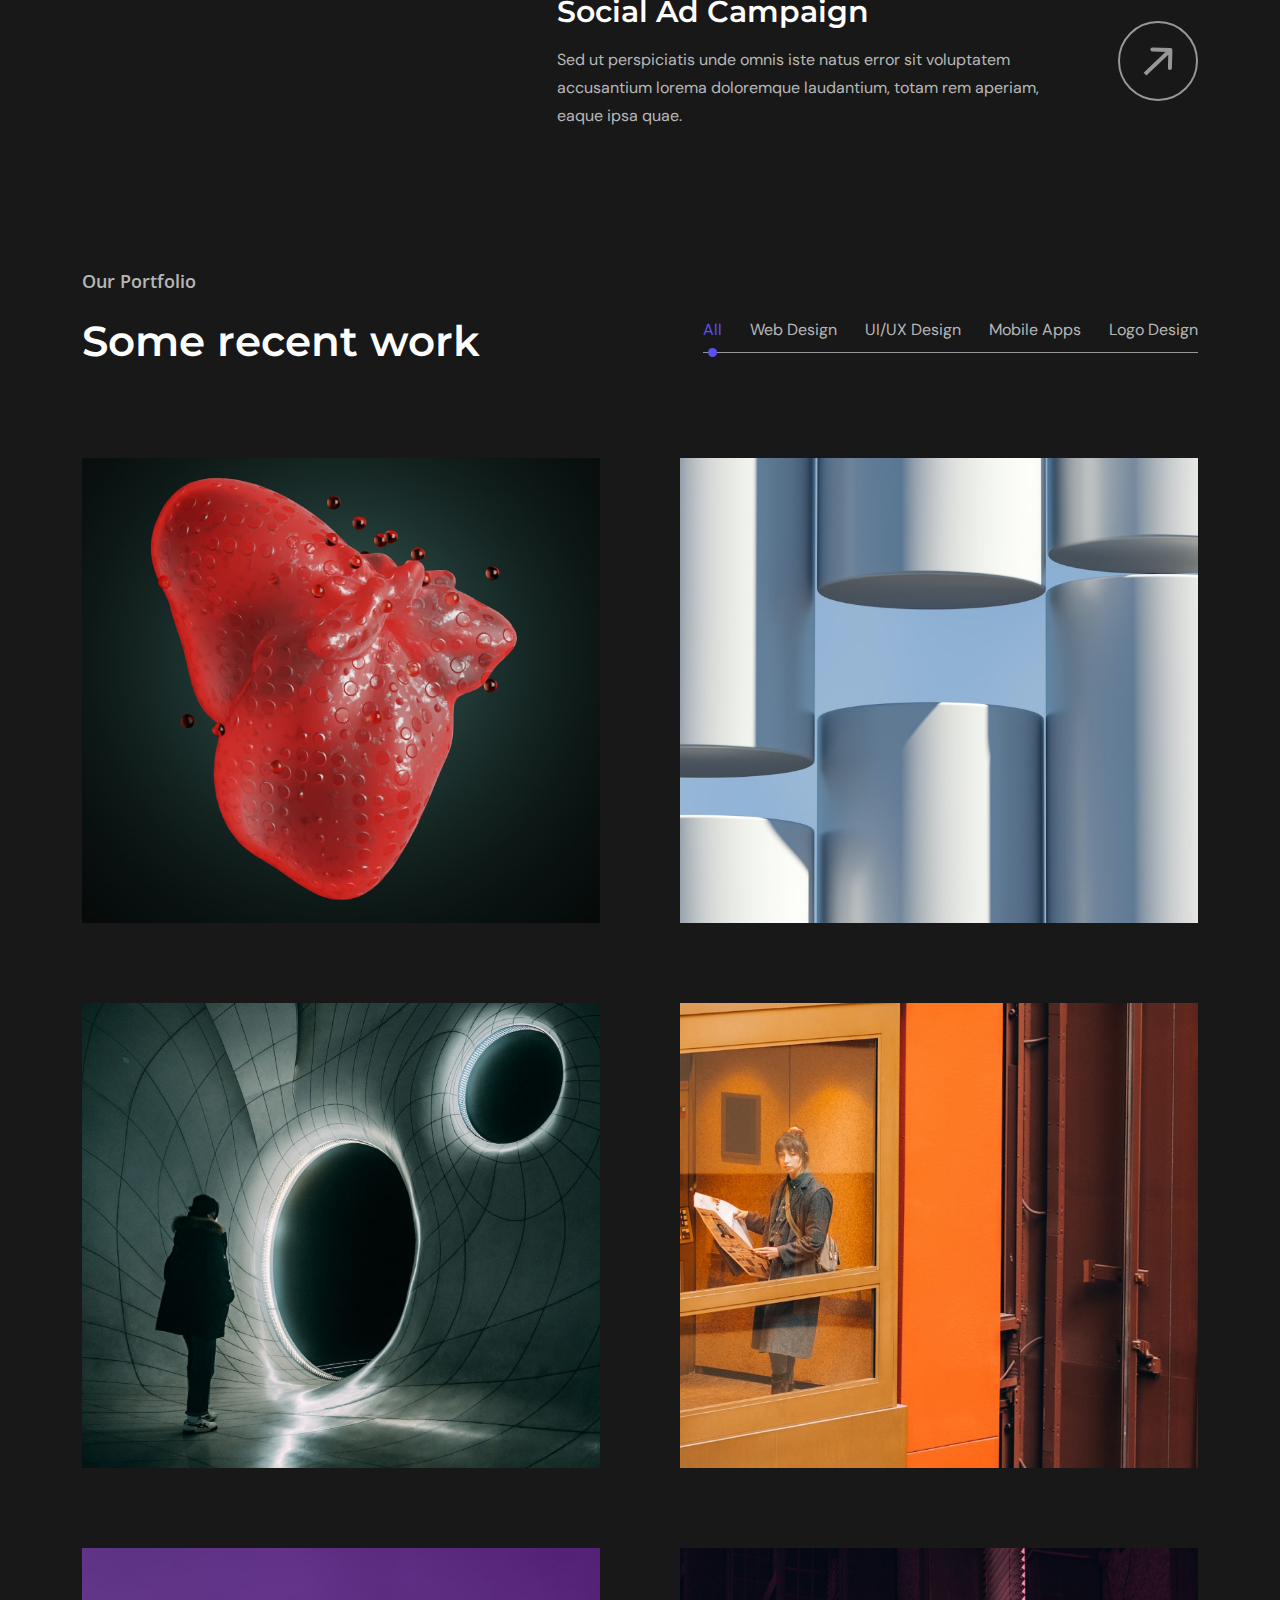
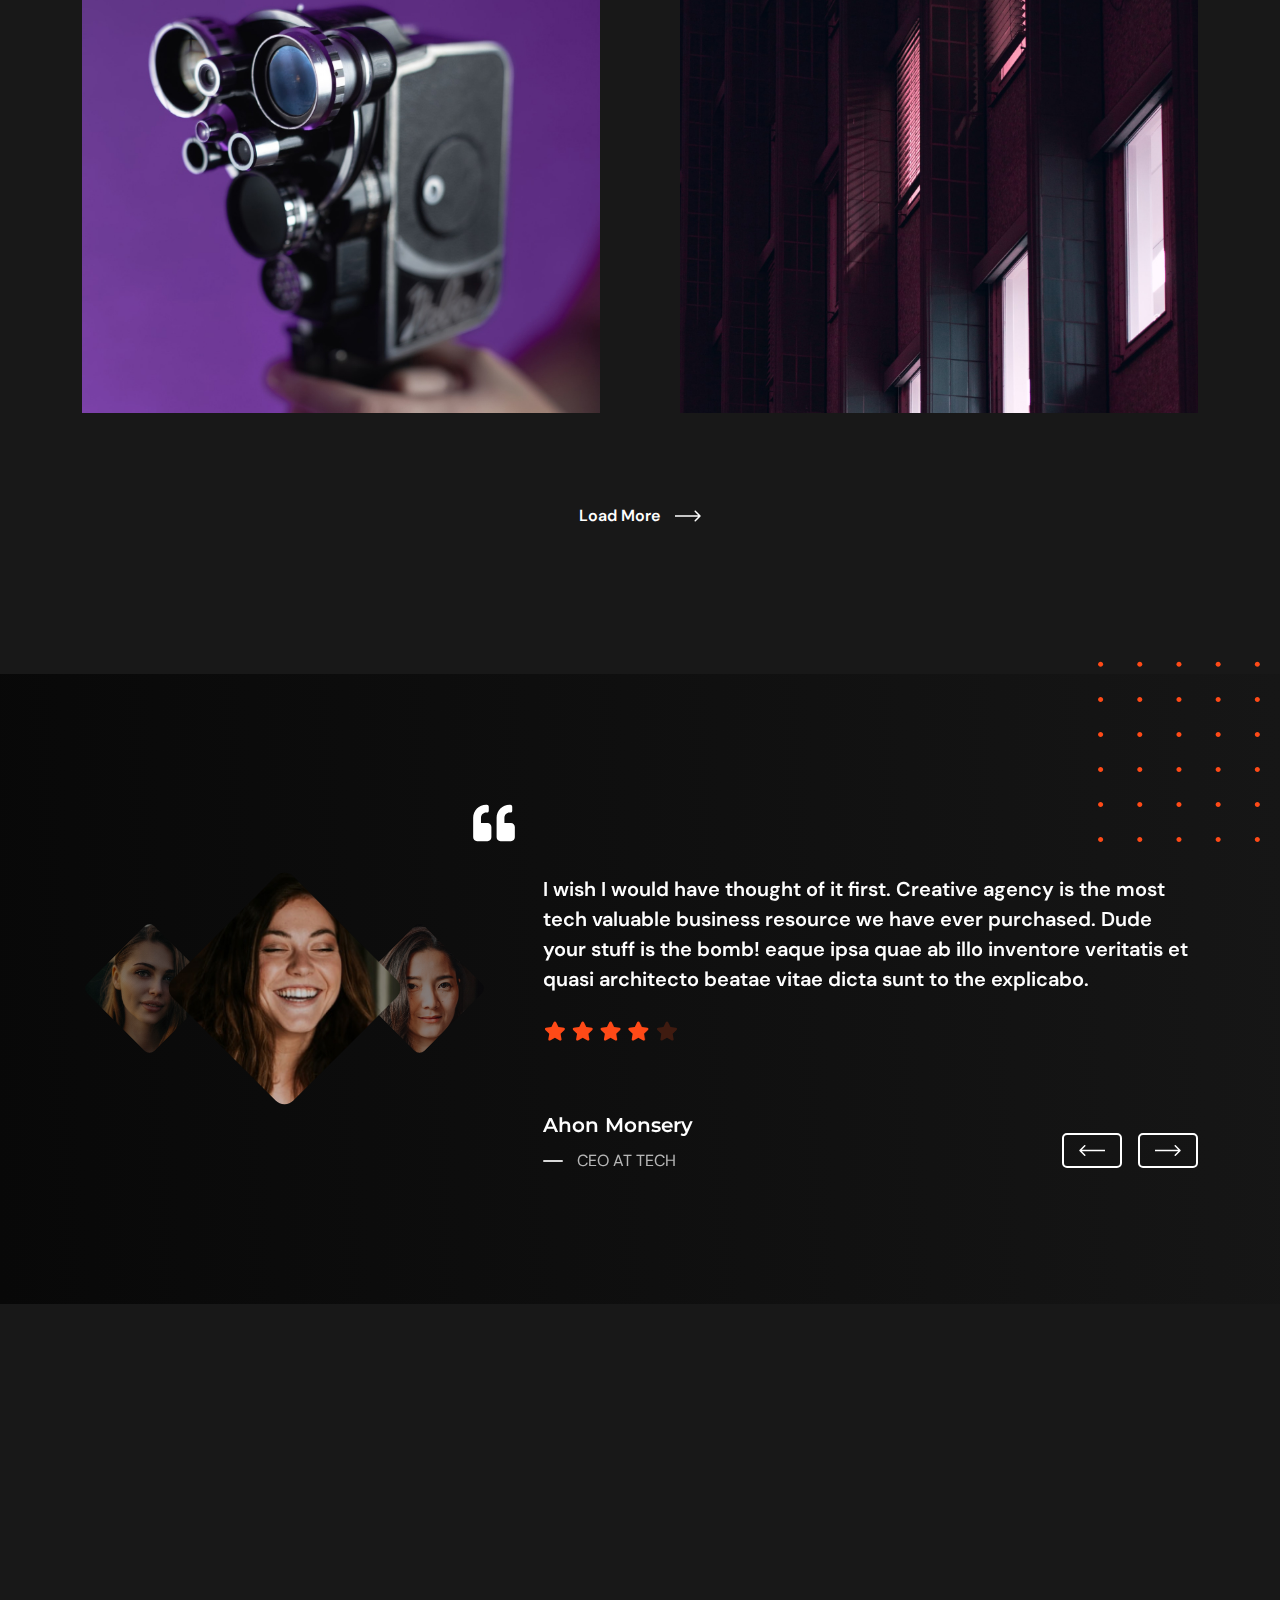
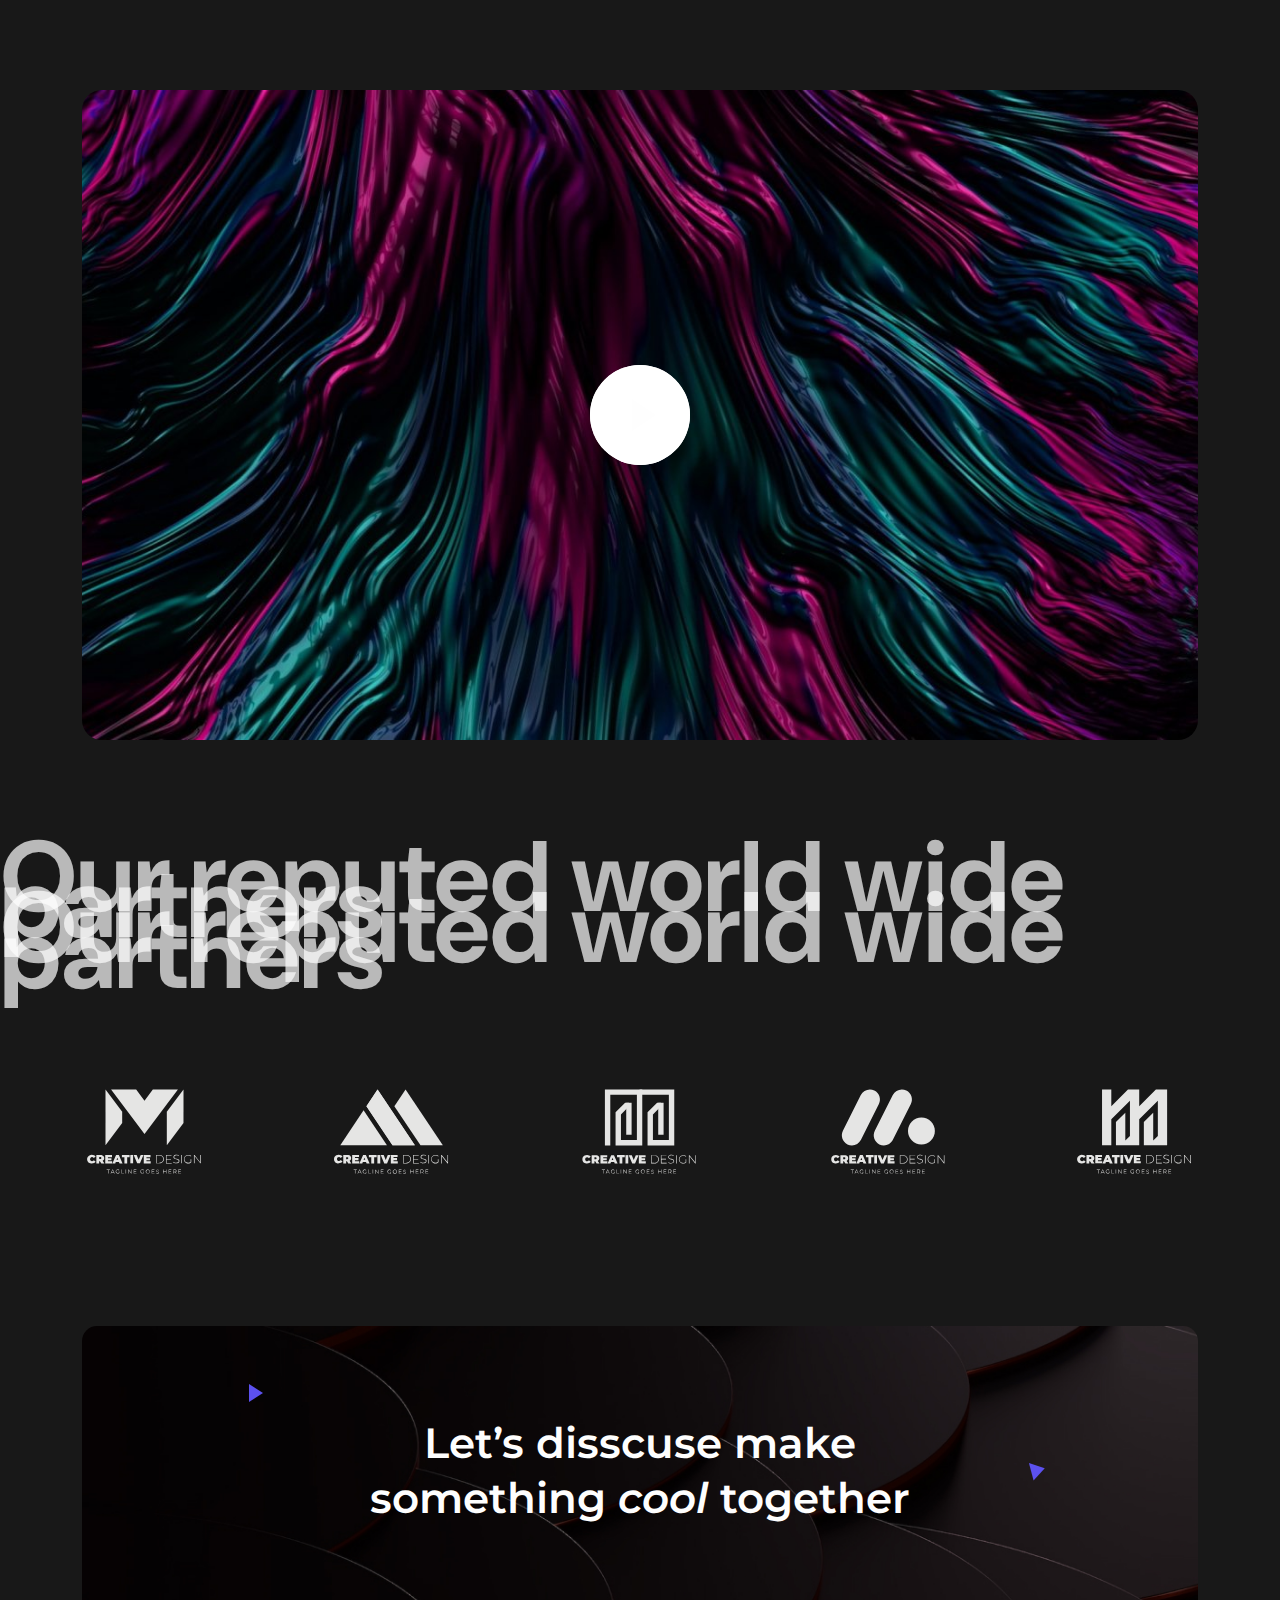
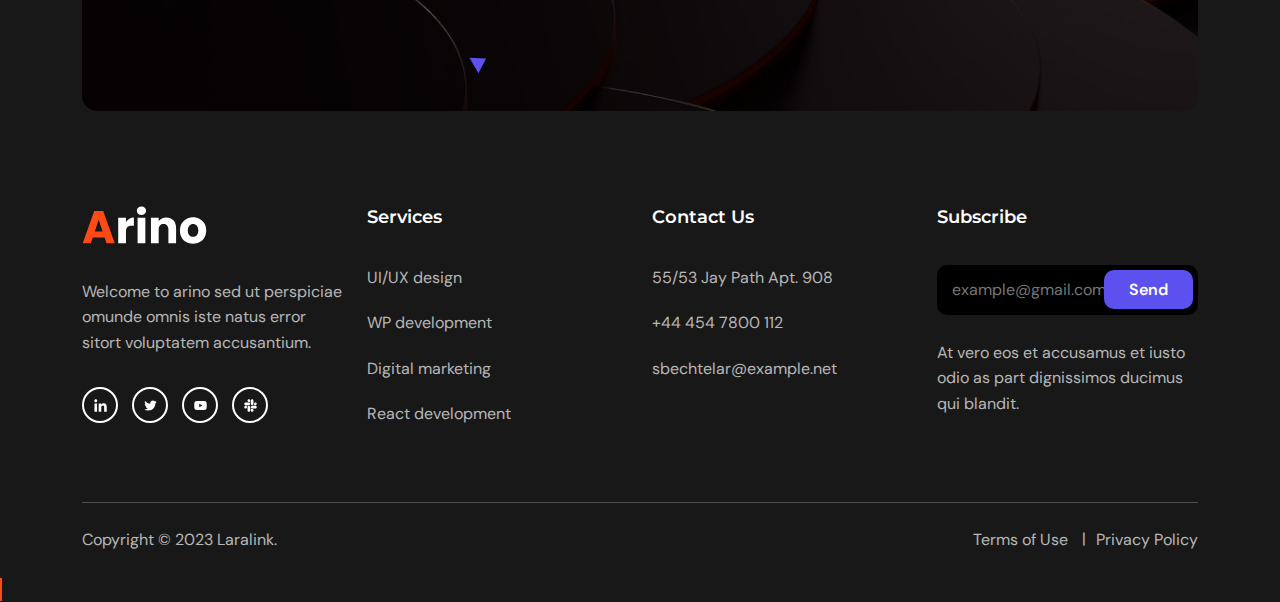
<file: freelancer-agency.html>
<!DOCTYPE html>
<html class="no-js" lang="en">
  <head>
    <!-- Meta Tags -->
    <meta charset="utf-8" />
    <meta http-equiv="x-ua-compatible" content="ie=edge" />
    <meta name="viewport" content="width=device-width, initial-scale=1" />
    <meta name="author" content="Laralink" />
    <!-- Favicon Icon -->
    <link rel="icon" href="assets/img/favicon.png" />
    <!-- Site Title -->
    <title>Arino - Freelancer Agency Template</title>
    <link rel="stylesheet" href="assets/css/plugins/bootstrap.min.css" />
    <link rel="stylesheet" href="assets/css/plugins/lightgallery.min.css" />
    <link rel="stylesheet" href="assets/css/plugins/slick.css" />
    <link rel="stylesheet" href="assets/css/plugins/lightgallery.min.css" />
    <link rel="stylesheet" href="assets/css/plugins/animate.css" />
    <link rel="stylesheet" href="assets/css/style.css" />
  </head>
  <body>
    <div class="cs-preloader cs-center">
      <div class="cs-preloader_in"></div>
    </div>
    <!-- Start Header Section -->
    <header class="cs-site_header cs-style1 text-uppercase cs-sticky_header">
      <div class="cs-main_header">
        <div class="container">
          <div class="cs-main_header_in">
            <div class="cs-main_header_left">
              <a class="cs-site_branding" href="index.html">
                <img src="assets/img/logo.svg" alt="Logo" />
              </a>
            </div>
            <div class="cs-main_header_center">
              <div class="cs-nav cs-primary_font cs-medium">
                <ul class="cs-nav_list">
                  <li class="menu-item-has-children cs-mega_menu">
                    <a href="index.html">Home</a>
                    <ul class="cs-mega_wrapper">
                      <li>
                        <ul>
                          <li>
                            <a href="index.html" class="cs-nav_list_img">
                              <img src="assets/img/demo/main-home.jpeg" alt="" />
                            </a>
                            <a href="index.html">Main Home</a>
                          </li>
                          <li>
                            <a href="showcase-portfolio.html" class="cs-nav_list_img">
                              <img src="assets/img/demo/showcase.jpeg" alt="" />
                            </a>
                            <a href="showcase-portfolio.html">Showcase Portfolio</a>
                          </li>
                        </ul>
                      </li>
                      <li>
                        <ul>
                          <li>
                            <a href="photography-agency.html" class="cs-nav_list_img">
                              <img src="assets/img/demo/photography-agency.jpeg" alt="" />
                            </a>
                            <a href="photography-agency.html">Photography Agency</a>
                          </li>
                          <li>
                            <a href="case-study-showcase.html" class="cs-nav_list_img">
                              <img src="assets/img/demo/case_study_showcase.jpeg" alt="" />
                            </a>
                            <a href="case-study-showcase.html">Case Study Showcase</a>
                          </li>
                        </ul>
                      </li>
                      <li>
                        <ul>
                          <li>
                            <a href="creative-portfolio.html" class="cs-nav_list_img">
                              <img src="assets/img/demo/portfolio.jpeg" alt="" />
                            </a>
                            <a href="creative-portfolio.html">Creative Portfolio</a>
                          </li>
                        </ul>
                      </li>
                      <li>
                        <ul>
                          <li>
                            <a href="digital-agency.html" class="cs-nav_list_img">
                              <img src="assets/img/demo/digital-agency.jpeg" alt="" />
                            </a>
                            <a href="digital-agency.html">Digital Agency</a>
                          </li>
                        </ul>
                      </li>
                      <li>
                        <ul>
                          <li>
                            <a href="marketing-agency.html" class="cs-nav_list_img">
                              <img src="assets/img/demo/marketing.jpeg" alt="" />
                            </a>
                            <a href="marketing-agency.html">Marketing Agency</a>
                          </li>
                        </ul>
                      </li>
                      <li>
                        <ul>
                          <li>
                            <a href="freelancer-agency.html" class="cs-nav_list_img">
                              <img src="assets/img/demo/freelancer-agency.jpeg" alt="" />
                              <span class="cs-header_badge">New</span>
                            </a>
                            <a href="freelancer-agency.html">Freelancing Agency</a>
                          </li>
                        </ul>
                      </li>
                      <li>
                        <ul>
                          <li>
                            <a href="https://arino-html-rtl.vercel.app" target="_blank" class="cs-nav_list_img">
                              <img src="assets/img/demo/rtl.jpeg" alt="" />
                              <span class="cs-header_badge">New</span>
                            </a>
                            <a href="https://arino-html-rtl.vercel.app" target="_blank">RTL Demo</a>
                          </li>
                        </ul>
                      </li>
                    </ul>
                  </li>
                  <li>
                    <a href="about.html">About</a>
                  </li>
                  <li class="menu-item-has-children">
                    <a href="service.html">Services</a>
                    <ul>
                      <li>
                        <a href="service.html">Services</a>
                      </li>
                      <li>
                        <a href="service-details.html">Service Details</a>
                      </li>
                    </ul>
                  </li>
                  <li class="menu-item-has-children">
                    <a href="portfolio.html">Portfolio</a>
                    <ul>
                      <li>
                        <a href="portfolio.html">Portfolio</a>
                      </li>
                      <li>
                        <a href="portfolio-details.html">Portfolio Details</a>
                      </li>
                    </ul>
                  </li>
                  <li class="menu-item-has-children">
                    <a href="blog.html">Blog</a>
                    <ul>
                      <li>
                        <a href="blog.html">Blog</a>
                      </li>
                      <li>
                        <a href="blog-details.html">Blog Details</a>
                      </li>
                    </ul>
                  </li>
                  <li class="menu-item-has-children">
                    <a href="#">Pages</a>
                    <ul>
                      <li>
                        <a href="contact.html">Contact</a>
                      </li>
                      <li>
                        <a href="team.html">Team</a>
                      </li>
                      <li>
                        <a href="team-details.html">Team Details</a>
                      </li>
                      <li>
                        <a href="case-study.html">Case Study Details</a>
                      </li>
                      <li>
                        <a href="faq.html">FAQ</a>
                      </li>
                    </ul>
                  </li>
                </ul>
              </div>
            </div>
            <div class="cs-main_header_right">
              <div class="cs-toolbox">
                <span class="cs-icon_btn">
                  <span class="cs-icon_btn_in">
                    <span></span>
                    <span></span>
                    <span></span>
                    <span></span>
                  </span>
                </span>
              </div>
            </div>
          </div>
        </div>
      </div>
    </header>
    <div class="cs-side_header">
      <button class="cs-close"></button>
      <div class="cs-side_header_overlay"></div>
      <div class="cs-side_header_in">
        <div class="cs-side_header_shape"></div>
        <a class="cs-site_branding" href="index.html">
          <img src="assets/img/footer_logo.svg" alt="Logo" />
        </a>
        <div class="cs-side_header_box">
          <h2 class="cs-side_header_heading"> Do you have a project in your <br /> mind? Keep connect us. </h2>
        </div>
        <div class="cs-side_header_box">
          <h3 class="cs-side_header_title cs-primary_color">Contact Us</h3>
          <ul class="cs-contact_info cs-style1 cs-mp0">
            <li>
              <svg width="18" height="18" viewBox="0 0 18 18" fill="none" xmlns="http://www.w3.org/2000/svg">
                <path d="M17 12.5C15.75 12.5 14.55 12.3 13.43 11.93C13.08 11.82 12.69 11.9 12.41 12.17L10.21 14.37C7.38 12.93 5.06 10.62 3.62 7.79L5.82 5.58C6.1 5.31 6.18 4.92 6.07 4.57C5.7 3.45 5.5 2.25 5.5 1C5.5 0.45 5.05 0 4.5 0H1C0.45 0 0 0.45 0 1C0 10.39 7.61 18 17 18C17.55 18 18 17.55 18 17V13.5C18 12.95 17.55 12.5 17 12.5ZM9 0V10L12 7H18V0H9Z" fill="#FF4A17" />
              </svg>
              <span>+44 454 7800 112</span>
            </li>
            <li>
              <svg width="20" height="18" viewBox="0 0 20 18" fill="none" xmlns="http://www.w3.org/2000/svg">
                <path d="M20 6.98V16C20 17.1 19.1 18 18 18H2C0.9 18 0 17.1 0 16V4C0 2.9 0.9 2 2 2H12.1C12.04 2.32 12 2.66 12 3C12 4.48 12.65 5.79 13.67 6.71L10 9L2 4V6L10 11L15.3 7.68C15.84 7.88 16.4 8 17 8C18.13 8 19.16 7.61 20 6.98ZM14 3C14 4.66 15.34 6 17 6C18.66 6 20 4.66 20 3C20 1.34 18.66 0 17 0C15.34 0 14 1.34 14 3Z" fill="#FF4A17" />
              </svg>
              <span>infotech@arino.com</span>
            </li>
            <li>
              <svg width="14" height="20" viewBox="0 0 14 20" fill="none" xmlns="http://www.w3.org/2000/svg">
                <path d="M7 0C3.13 0 0 3.13 0 7C0 12.25 7 20 7 20C7 20 14 12.25 14 7C14 3.13 10.87 0 7 0ZM7 9.5C5.62 9.5 4.5 8.38 4.5 7C4.5 5.62 5.62 4.5 7 4.5C8.38 4.5 9.5 5.62 9.5 7C9.5 8.38 8.38 9.5 7 9.5Z" fill="#FF4A17" />
              </svg>
              <span>50 Wall Street Suite, 44150 <br />Ohio, United States </span>
            </li>
          </ul>
        </div>
        <div class="cs-side_header_box">
          <h3 class="cs-side_header_title cs-primary_color">Subscribe</h3>
          <div class="cs-newsletter cs-style1">
            <form action="#" class="cs-newsletter_form">
              <input type="email" class="cs-newsletter_input" placeholder="example@gmail.com" />
              <button class="cs-newsletter_btn">
                <span>Send</span>
              </button>
            </form>
            <div class="cs-newsletter_text"> At vero eos et accusamus et iusto odio as part dignissimos ducimus qui blandit. </div>
          </div>
        </div>
        <div class="cs-side_header_box">
          <div class="cs-social_btns cs-style1">
            <a href="#" class="cs-center">
              <svg width="15" height="15" viewBox="0 0 15 15" fill="none" xmlns="http://www.w3.org/2000/svg">
                <path d="M4.04799 13.7497H1.45647V5.4043H4.04799V13.7497ZM2.75084 4.2659C1.92215 4.2659 1.25 3.57952 1.25 2.75084C1.25 2.35279 1.40812 1.97105 1.68958 1.68958C1.97105 1.40812 2.35279 1.25 2.75084 1.25C3.14888 1.25 3.53063 1.40812 3.81209 1.68958C4.09355 1.97105 4.25167 2.35279 4.25167 2.75084C4.25167 3.57952 3.57924 4.2659 2.75084 4.2659ZM13.7472 13.7497H11.1613V9.68722C11.1613 8.71903 11.1417 7.4774 9.81389 7.4774C8.46652 7.4774 8.26004 8.5293 8.26004 9.61747V13.7497H5.67132V5.4043H8.15681V6.54269H8.19308C8.53906 5.887 9.38421 5.19503 10.6451 5.19503C13.2679 5.19503 13.75 6.92215 13.75 9.16546V13.7497H13.7472Z" fill="white"></path>
              </svg>
            </a>
            <a href="#" class="cs-center">
              <svg width="13" height="11" viewBox="0 0 13 11" fill="none" xmlns="http://www.w3.org/2000/svg">
                <path d="M11.4651 2.95396C11.4731 3.065 11.4731 3.17606 11.4731 3.2871C11.4731 6.67383 8.89535 10.5761 4.18402 10.5761C2.73255 10.5761 1.38421 10.1557 0.25 9.42608C0.456226 9.44986 0.654494 9.4578 0.868655 9.4578C2.06629 9.4578 3.16879 9.0533 4.04918 8.36326C2.92291 8.33946 1.97906 7.60183 1.65386 6.5866C1.81251 6.61038 1.97112 6.62624 2.1377 6.62624C2.36771 6.62624 2.59774 6.59451 2.81188 6.53901C1.63802 6.30105 0.757595 5.26996 0.757595 4.02472V3.99301C1.09864 4.18336 1.49524 4.30233 1.91558 4.31818C1.22554 3.85814 0.773464 3.07294 0.773464 2.1846C0.773464 1.70872 0.900344 1.27249 1.12244 0.891774C2.38355 2.44635 4.27919 3.46156 6.40481 3.57262C6.36516 3.38226 6.34136 3.184 6.34136 2.9857C6.34136 1.57388 7.4835 0.423828 8.90323 0.423828C9.64086 0.423828 10.3071 0.733156 10.7751 1.23284C11.354 1.1218 11.9093 0.907643 12.401 0.614185C12.2106 1.20906 11.8061 1.70875 11.2748 2.02598C11.7903 1.97049 12.29 1.82769 12.75 1.62942C12.4011 2.13702 11.9648 2.5891 11.4651 2.95396V2.95396Z" fill="white"></path>
              </svg>
            </a>
            <a href="#" class="cs-center">
              <svg width="13" height="9" viewBox="0 0 13 9" fill="none" xmlns="http://www.w3.org/2000/svg">
                <path d="M12.4888 1.48066C12.345 0.939353 11.9215 0.513038 11.3837 0.368362C10.4089 0.105469 6.5 0.105469 6.5 0.105469C6.5 0.105469 2.59116 0.105469 1.61633 0.368362C1.07853 0.513061 0.65496 0.939353 0.5112 1.48066C0.25 2.4618 0.25 4.50887 0.25 4.50887C0.25 4.50887 0.25 6.55595 0.5112 7.53709C0.65496 8.0784 1.07853 8.48695 1.61633 8.63163C2.59116 8.89452 6.5 8.89452 6.5 8.89452C6.5 8.89452 10.4088 8.89452 11.3837 8.63163C11.9215 8.48695 12.345 8.0784 12.4888 7.53709C12.75 6.55595 12.75 4.50887 12.75 4.50887C12.75 4.50887 12.75 2.4618 12.4888 1.48066V1.48066ZM5.22158 6.36746V2.65029L8.48861 4.50892L5.22158 6.36746V6.36746Z" fill="white"></path>
              </svg>
            </a>
            <a href="#" class="cs-center">
              <svg width="13" height="13" viewBox="0 0 13 13" fill="none" xmlns="http://www.w3.org/2000/svg">
                <path d="M2.87612 8.149C2.87612 8.87165 2.28571 9.46205 1.56306 9.46205C0.840402 9.46205 0.25 8.87165 0.25 8.149C0.25 7.42634 0.840402 6.83594 1.56306 6.83594H2.87612V8.149ZM3.53795 8.149C3.53795 7.42634 4.12835 6.83594 4.851 6.83594C5.57366 6.83594 6.16406 7.42634 6.16406 8.149V11.4369C6.16406 12.1596 5.57366 12.75 4.851 12.75C4.12835 12.75 3.53795 12.1596 3.53795 11.4369V8.149ZM4.851 2.87612C4.12835 2.87612 3.53795 2.28571 3.53795 1.56306C3.53795 0.840402 4.12835 0.25 4.851 0.25C5.57366 0.25 6.16406 0.840402 6.16406 1.56306V2.87612H4.851V2.87612ZM4.851 3.53795C5.57366 3.53795 6.16406 4.12835 6.16406 4.851C6.16406 5.57366 5.57366 6.16406 4.851 6.16406H1.56306C0.840402 6.16406 0.25 5.57366 0.25 4.851C0.25 4.12835 0.840402 3.53795 1.56306 3.53795H4.851V3.53795ZM10.1239 4.851C10.1239 4.12835 10.7143 3.53795 11.4369 3.53795C12.1596 3.53795 12.75 4.12835 12.75 4.851C12.75 5.57366 12.1596 6.16406 11.4369 6.16406H10.1239V4.851V4.851ZM9.46205 4.851C9.46205 5.57366 8.87165 6.16406 8.149 6.16406C7.42634 6.16406 6.83594 5.57366 6.83594 4.851V1.56306C6.83594 0.840402 7.42634 0.25 8.149 0.25C8.87165 0.25 9.46205 0.840402 9.46205 1.56306V4.851V4.851ZM8.149 10.1239C8.87165 10.1239 9.46205 10.7143 9.46205 11.4369C9.46205 12.1596 8.87165 12.75 8.149 12.75C7.42634 12.75 6.83594 12.1596 6.83594 11.4369V10.1239H8.149ZM8.149 9.46205C7.42634 9.46205 6.83594 8.87165 6.83594 8.149C6.83594 7.42634 7.42634 6.83594 8.149 6.83594H11.4369C12.1596 6.83594 12.75 7.42634 12.75 8.149C12.75 8.87165 12.1596 9.46205 11.4369 9.46205H8.149Z" fill="white"></path>
              </svg>
            </a>
          </div>
        </div>
      </div>
    </div>
    <!-- End Header Section -->
    <!-- Start Hero -->
    <div class="cs-hero cs-style3 cs-type1 cs-bg cs-fixed_bg cs-shape_wrap_1" data-src="assets/img/hero_bg_5.jpeg" id="home">
      <div class="container">
        <div class="cs-hero_text">
          <h1 class="cs-hero_title wow fadeInRight" data-wow-duration="0.8s" data-wow-delay="0.2s">We Are Award’s Wining Freelancing Agency</h1>
          <div class="cs-hero_subtitle">We deliver best problem solving solution for our client and provide finest finishing product in present and upcoming future.</div>
          <a href="contact.html" class="cs-btn cs-style1 cs-type1">
            <span>Let’s talk</span>
            <svg width="26" height="12" viewBox="0 0 26 12" fill="none" xmlns="http://www.w3.org/2000/svg">
              <path d="M25.5303 6.53033C25.8232 6.23744 25.8232 5.76256 25.5303 5.46967L20.7574 0.696699C20.4645 0.403806 19.9896 0.403806 19.6967 0.696699C19.4038 0.989593 19.4038 1.46447 19.6967 1.75736L23.9393 6L19.6967 10.2426C19.4038 10.5355 19.4038 11.0104 19.6967 11.3033C19.9896 11.5962 20.4645 11.5962 20.7574 11.3033L25.5303 6.53033ZM0 6.75H25V5.25H0V6.75Z" fill="currentColor"/>
            </svg>  
          </a>
        </div>
      </div>
      <div class="cs-hero_highlite cs-primary_color cs-accent_color cs-center">
        A
        <div class="cs-round_img cs-center"><img src="assets/img/hero_img.svg" alt="Circle"></div>
      </div>
      <div class="cs-hero_social_wrap cs-left_side cs-primary_font cs-primary_color">
        <div class="cs-hero_social_title">Follow Us</div>
        <ul class="cs-hero_social_links">
          <li><a href="">Behance</a></li>
          <li><a href="">Twitter</a></li>
        </ul>
      </div>
    </div>
    <!-- End Hero -->
    <!-- StartServices Section -->
    <section class="cs-shape_wrap_4 cs-parallax">
      <div class="cs-shape_4 cs-to_up"></div>
      <div class="cs-shape_4 cs-to_right"></div>
      <div class="cs-height_145 cs-height_lg_80"></div>
      <div class="container">
        <div class="row">
          <div class="col-lg-5 col-xl-4">
            <div class="cs-section_heading cs-style1">
              <h3 class="cs-section_subtitle">Services</h3>
              <h2 class="cs-section_title">We provide best value offer</h2>
              <div class="cs-height_45 cs-height_lg_20"></div>
              <a href="service.html" class="cs-text_btn wow fadeInLeft" data-wow-duration="0.8s" data-wow-delay="0.2s">
                <span>See All Services</span>
                <svg width="26" height="12" viewBox="0 0 26 12" fill="none" xmlns="http://www.w3.org/2000/svg">
                  <path d="M25.5303 6.53033C25.8232 6.23744 25.8232 5.76256 25.5303 5.46967L20.7574 0.696699C20.4645 0.403806 19.9896 0.403806 19.6967 0.696699C19.4038 0.989593 19.4038 1.46447 19.6967 1.75736L23.9393 6L19.6967 10.2426C19.4038 10.5355 19.4038 11.0104 19.6967 11.3033C19.9896 11.5962 20.4645 11.5962 20.7574 11.3033L25.5303 6.53033ZM0 6.75H25V5.25H0V6.75Z" fill="currentColor"></path>
                </svg>                
              </a>
            </div>
            <div class="cs-height_45 cs-height_lg_45"></div>
          </div>
          <div class="col-lg-7 offset-xl-1">
            <div class="cs-iconbox_3_list cs-style1">
              <div class="cs-hover_tab active">
                <a href="service-details.html" class="cs-iconbox cs-style3">
                  <span class="cs-iconbox_icon cs-center">
                    <svg width="30" height="29" viewBox="0 0 30 29" fill="none" xmlns="http://www.w3.org/2000/svg">
                      <path d="M29.3803 3.05172C29.4089 1.94752 28.537 1.02921 27.4328 1.00062L9.43879 0.534749C8.33459 0.506159 7.41628 1.37811 7.38769 2.48231C7.35911 3.58651 8.23106 4.50482 9.33526 4.53341L25.3299 4.94752L24.9158 20.9422C24.8872 22.0464 25.7592 22.9647 26.8634 22.9933C27.9676 23.0218 28.8859 22.1499 28.9144 21.0457L29.3803 3.05172ZM3.37714 28.5502L28.7581 4.4503L26.0039 1.54961L0.622863 25.6495L3.37714 28.5502Z" fill="currentColor"/>
                    </svg>                  
                  </span>
                  <div class="cs-iconbox_in">
                    <h2 class="cs-iconbox_title">WP Development</h2>
                    <div class="cs-iconbox_subtitle">Sed ut perspiciatis unde omnis iste natus error sit voluptatem accusantium lorema doloremque laudantium, totam rem aperiam, eaque ipsa quae.</div>
                  </div>
                </a>
              </div>
              <div class="cs-hover_tab">
                <a href="service-details.html" class="cs-iconbox cs-style3">
                  <span class="cs-iconbox_icon cs-center">
                    <svg width="30" height="29" viewBox="0 0 30 29" fill="none" xmlns="http://www.w3.org/2000/svg">
                      <path d="M29.3803 3.05172C29.4089 1.94752 28.537 1.02921 27.4328 1.00062L9.43879 0.534749C8.33459 0.506159 7.41628 1.37811 7.38769 2.48231C7.35911 3.58651 8.23106 4.50482 9.33526 4.53341L25.3299 4.94752L24.9158 20.9422C24.8872 22.0464 25.7592 22.9647 26.8634 22.9933C27.9676 23.0218 28.8859 22.1499 28.9144 21.0457L29.3803 3.05172ZM3.37714 28.5502L28.7581 4.4503L26.0039 1.54961L0.622863 25.6495L3.37714 28.5502Z" fill="currentColor"/>
                    </svg>                  
                  </span>
                  <div class="cs-iconbox_in">
                    <h2 class="cs-iconbox_title">UI/UX Design</h2>
                    <div class="cs-iconbox_subtitle">Sed ut perspiciatis unde omnis iste natus error sit voluptatem accusantium lorema doloremque laudantium, totam rem aperiam, eaque ipsa quae.</div>
                  </div>
                </a>
              </div>
              <div class="cs-hover_tab">
                <a href="service-details.html" class="cs-iconbox cs-style3">
                  <span href="service-details.html" class="cs-iconbox_icon cs-center">
                    <svg width="30" height="29" viewBox="0 0 30 29" fill="none" xmlns="http://www.w3.org/2000/svg">
                      <path d="M29.3803 3.05172C29.4089 1.94752 28.537 1.02921 27.4328 1.00062L9.43879 0.534749C8.33459 0.506159 7.41628 1.37811 7.38769 2.48231C7.35911 3.58651 8.23106 4.50482 9.33526 4.53341L25.3299 4.94752L24.9158 20.9422C24.8872 22.0464 25.7592 22.9647 26.8634 22.9933C27.9676 23.0218 28.8859 22.1499 28.9144 21.0457L29.3803 3.05172ZM3.37714 28.5502L28.7581 4.4503L26.0039 1.54961L0.622863 25.6495L3.37714 28.5502Z" fill="currentColor"/>
                    </svg>                  
                  </span>
                  <div class="cs-iconbox_in">
                    <h2 class="cs-iconbox_title">Branding</h2>
                    <div class="cs-iconbox_subtitle">Sed ut perspiciatis unde omnis iste natus error sit voluptatem accusantium lorema doloremque laudantium, totam rem aperiam, eaque ipsa quae.</div>
                  </div>
                </a>
              </div>
              <div class="cs-hover_tab">
                <a href="service-details.html" class="cs-iconbox cs-style3">
                  <span class="cs-iconbox_icon cs-center">
                    <svg width="30" height="29" viewBox="0 0 30 29" fill="none" xmlns="http://www.w3.org/2000/svg">
                      <path d="M29.3803 3.05172C29.4089 1.94752 28.537 1.02921 27.4328 1.00062L9.43879 0.534749C8.33459 0.506159 7.41628 1.37811 7.38769 2.48231C7.35911 3.58651 8.23106 4.50482 9.33526 4.53341L25.3299 4.94752L24.9158 20.9422C24.8872 22.0464 25.7592 22.9647 26.8634 22.9933C27.9676 23.0218 28.8859 22.1499 28.9144 21.0457L29.3803 3.05172ZM3.37714 28.5502L28.7581 4.4503L26.0039 1.54961L0.622863 25.6495L3.37714 28.5502Z" fill="currentColor"/>
                    </svg>                  
                  </span>
                  <div class="cs-iconbox_in">
                    <h2 class="cs-iconbox_title">Social Ad Campaign</h2>
                    <div class="cs-iconbox_subtitle">Sed ut perspiciatis unde omnis iste natus error sit voluptatem accusantium lorema doloremque laudantium, totam rem aperiam, eaque ipsa quae.</div>
                  </div>
                </a>
              </div>
            </div>
          </div>
        </div>
      </div>
    </section>
    <!-- End Services Section -->




    <!-- Start Portfolio -->
    <div class="cs-height_115 cs-height_lg_55"></div>
    <div class="container">
      <div class="cs-portfolio_1_heading">
        <div class="cs-section_heading cs-style1">
          <h3 class="cs-section_subtitle">Our Portfolio</h3>
          <h2 class="cs-section_title">Some recent work</h2>
        </div>
        <div class="cs-isotop_filter cs-style1">
          <ul class="cs-mp0 cs-center">
            <li class="active"><a href="#" data-filter="*">All</a></li>
            <li><a href="#" data-filter=".web_design">Web Design</a></li>
            <li><a href="#" data-filter=".ui_ux_design">UI/UX Design</a></li>
            <li><a href="#" data-filter=".mobile_apps">Mobile Apps</a></li>
            <li><a href="#" data-filter=".logo_design">Logo Design</a></li>
          </ul>
        </div>
      </div>
      <div class="cs-height_90 cs-height_lg_40"></div>
      <div class="cs-isotop cs-style1 cs-isotop_col_2 cs-has_gutter_80">
        <div class="cs-grid_sizer"></div>
        <div class="cs-isotop_item ui_ux_design">
          <a href="portfolio-details.html" class="cs-portfolio cs-style1 cs-type1 rounded-0">
            <div class="cs-portfolio_hover"></div>
            <div class="cs-portfolio_bg cs-bg" data-src="assets/img/portfolio_39.jpeg"></div>
            <div class="cs-portfolio_info">
              <div class="cs-portfolio_info_bg cs-accent_bg"></div>
              <h2 class="cs-portfolio_title">Colorful Art Work</h2>
              <div class="cs-portfolio_subtitle">See Details</div>
            </div>
          </a>
        </div><!-- .cs-isotop_item -->
        <div class="cs-isotop_item logo_design">
          <a href="portfolio-details.html" class="cs-portfolio cs-style1 cs-type1 rounded-0">
            <div class="cs-portfolio_hover"></div>
            <div class="cs-portfolio_bg cs-bg" data-src="assets/img/portfolio_40.jpeg"></div>
            <div class="cs-portfolio_info">
              <div class="cs-portfolio_info_bg cs-accent_bg"></div>
              <h2 class="cs-portfolio_title">Colorful Art Work</h2>
              <div class="cs-portfolio_subtitle">See Details</div>
            </div>
          </a>
        </div><!-- .cs-isotop_item -->
        <div class="cs-isotop_item web_design">
          <a href="portfolio-details.html" class="cs-portfolio cs-style1 cs-type1 rounded-0">
            <div class="cs-portfolio_hover"></div>
            <div class="cs-portfolio_bg cs-bg" data-src="assets/img/portfolio_41.jpeg"></div>
            <div class="cs-portfolio_info">
              <div class="cs-portfolio_info_bg cs-accent_bg"></div>
              <h2 class="cs-portfolio_title">Colorful Art Work</h2>
              <div class="cs-portfolio_subtitle">See Details</div>
            </div>
          </a>
        </div><!-- .cs-isotop_item -->
        <div class="cs-isotop_item mobile_apps">
          <a href="portfolio-details.html" class="cs-portfolio cs-style1 cs-type1 rounded-0">
            <div class="cs-portfolio_hover"></div>
            <div class="cs-portfolio_bg cs-bg" data-src="assets/img/portfolio_42.jpeg"></div>
            <div class="cs-portfolio_info">
              <div class="cs-portfolio_info_bg cs-accent_bg"></div>
              <h2 class="cs-portfolio_title">Colorful Art Work</h2>
              <div class="cs-portfolio_subtitle">See Details</div>
            </div>
          </a>
        </div><!-- .cs-isotop_item -->
        <div class="cs-isotop_item ui_ux_design">
          <a href="portfolio-details.html" class="cs-portfolio cs-style1 cs-type1 rounded-0">
            <div class="cs-portfolio_hover"></div>
            <div class="cs-portfolio_bg cs-bg" data-src="assets/img/portfolio_43.jpeg"></div>
            <div class="cs-portfolio_info">
              <div class="cs-portfolio_info_bg cs-accent_bg"></div>
              <h2 class="cs-portfolio_title">Colorful Art Work</h2>
              <div class="cs-portfolio_subtitle">See Details</div>
            </div>
          </a>
        </div><!-- .cs-isotop_item -->
        <div class="cs-isotop_item web_design">
          <a href="portfolio-details.html" class="cs-portfolio cs-style1 cs-type1 rounded-0">
            <div class="cs-portfolio_hover"></div>
            <div class="cs-portfolio_bg cs-bg" data-src="assets/img/portfolio_44.jpeg"></div>
            <div class="cs-portfolio_info">
              <div class="cs-portfolio_info_bg cs-accent_bg"></div>
              <h2 class="cs-portfolio_title">Colorful Art Work</h2>
              <div class="cs-portfolio_subtitle">See Details</div>
            </div>
          </a>
        </div><!-- .cs-isotop_item -->
      </div>
      <div class="cs-height_90 cs-height_lg_40"></div>
      <div class="text-center">
        <a href="#" class="cs-text_btn">
          <span>Load More</span>
          <svg width="26" height="12" viewBox="0 0 26 12" fill="none" xmlns="http://www.w3.org/2000/svg">
            <path d="M25.5303 6.53033C25.8232 6.23744 25.8232 5.76256 25.5303 5.46967L20.7574 0.696699C20.4645 0.403806 19.9896 0.403806 19.6967 0.696699C19.4038 0.989593 19.4038 1.46447 19.6967 1.75736L23.9393 6L19.6967 10.2426C19.4038 10.5355 19.4038 11.0104 19.6967 11.3033C19.9896 11.5962 20.4645 11.5962 20.7574 11.3033L25.5303 6.53033ZM0 6.75H25V5.25H0V6.75Z" fill="currentColor"></path>
          </svg>                
        </a>
      </div>
    </div>
    <!-- End Portfolio -->






    <div class="cs-height_145 cs-height_lg_80"></div>
    <!-- Start Testimonial Section -->
    <section class="cs-gradient_bg_1 cs-shape_wrap_3 cs-parallax">
      <div class="cs-shape_3 cs-to_up">
        <svg width="162" height="181" viewBox="0 0 162 181" fill="none" xmlns="http://www.w3.org/2000/svg">
          <path d="M156.833 178.434C156.833 177.053 157.954 175.932 159.335 175.932C160.716 175.932 161.837 177.053 161.837 178.434C161.837 179.814 160.716 180.935 159.335 180.935C157.954 180.935 156.833 179.814 156.833 178.434Z" fill="#FF4A17" />
          <path d="M117.65 178.434C117.65 177.053 118.771 175.932 120.152 175.932C121.533 175.932 122.653 177.053 122.653 178.434C122.653 179.814 121.533 180.935 120.152 180.935C118.771 180.935 117.65 179.814 117.65 178.434Z" fill="#FF4A17" />
          <path d="M78.4694 178.434C78.4694 177.053 79.5902 175.932 80.971 175.932C82.3517 175.932 83.4726 177.053 83.4726 178.434C83.4726 179.814 82.3517 180.935 80.971 180.935C79.5876 180.935 78.4694 179.814 78.4694 178.434Z" fill="#FF4A17" />
          <path d="M39.286 178.434C39.286 177.053 40.4069 175.932 41.7876 175.932C43.1684 175.932 44.2893 177.053 44.2893 178.434C44.2893 179.814 43.1684 180.935 41.7876 180.935C40.4069 180.935 39.286 179.814 39.286 178.434Z" fill="#FF4A17" />
          <path d="M0.102661 178.434C0.102661 177.053 1.22354 175.932 2.60429 175.932C3.98504 175.932 5.10591 177.053 5.10591 178.434C5.10591 179.814 3.98504 180.935 2.60429 180.935C1.22091 180.935 0.102661 179.814 0.102661 178.434Z" fill="#FF4A17" />
          <path d="M156.833 143.419C156.833 142.038 157.954 140.917 159.335 140.917C160.716 140.917 161.837 142.038 161.837 143.419C161.837 144.799 160.716 145.92 159.335 145.92C157.954 145.92 156.833 144.799 156.833 143.419Z" fill="#FF4A17" />
          <path d="M117.65 143.419C117.65 142.038 118.771 140.917 120.152 140.917C121.533 140.917 122.653 142.038 122.653 143.419C122.653 144.799 121.533 145.92 120.152 145.92C118.771 145.92 117.65 144.799 117.65 143.419Z" fill="#FF4A17" />
          <path d="M78.4694 143.419C78.4694 142.038 79.5902 140.917 80.971 140.917C82.3517 140.917 83.4726 142.038 83.4726 143.419C83.4726 144.799 82.3517 145.92 80.971 145.92C79.5876 145.92 78.4694 144.799 78.4694 143.419Z" fill="#FF4A17" />
          <path d="M39.286 143.419C39.286 142.038 40.4069 140.917 41.7876 140.917C43.1684 140.917 44.2893 142.038 44.2893 143.419C44.2893 144.799 43.1684 145.92 41.7876 145.92C40.4069 145.92 39.286 144.799 39.286 143.419Z" fill="#FF4A17" />
          <path d="M0.102661 143.419C0.102661 142.038 1.22354 140.917 2.60429 140.917C3.98504 140.917 5.10591 142.038 5.10591 143.419C5.10591 144.799 3.98504 145.92 2.60429 145.92C1.22091 145.92 0.102661 144.799 0.102661 143.419Z" fill="#FF4A17" />
          <path d="M156.833 108.404C156.833 107.023 157.954 105.902 159.335 105.902C160.716 105.902 161.837 107.023 161.837 108.404C161.837 109.785 160.716 110.906 159.335 110.906C157.954 110.906 156.833 109.787 156.833 108.404Z" fill="#FF4A17" />
          <path d="M120.152 110.906C121.533 110.906 122.653 109.786 122.653 108.404C122.653 107.022 121.533 105.902 120.152 105.902C118.77 105.902 117.65 107.022 117.65 108.404C117.65 109.786 118.77 110.906 120.152 110.906Z" fill="#FF4A17" />
          <path d="M80.9684 110.906C82.35 110.906 83.47 109.786 83.47 108.404C83.47 107.022 82.35 105.902 80.9684 105.902C79.5868 105.902 78.4668 107.022 78.4668 108.404C78.4668 109.786 79.5868 110.906 80.9684 110.906Z" fill="#FF4A17" />
          <path d="M39.286 108.404C39.286 107.023 40.4069 105.902 41.7876 105.902C43.1684 105.902 44.2893 107.023 44.2893 108.404C44.2893 109.785 43.1684 110.906 41.7876 110.906C40.4069 110.906 39.286 109.787 39.286 108.404Z" fill="#FF4A17" />
          <path d="M0.102661 108.404C0.102661 107.023 1.22354 105.902 2.60429 105.902C3.98504 105.902 5.10591 107.023 5.10591 108.404C5.10591 109.785 3.98504 110.906 2.60429 110.906C1.22091 110.906 0.102661 109.787 0.102661 108.404Z" fill="#FF4A17" />
          <path d="M156.833 73.3918C156.833 72.011 157.954 70.8901 159.335 70.8901C160.716 70.8901 161.837 72.011 161.837 73.3918C161.837 74.7725 160.716 75.8934 159.335 75.8934C157.954 75.8908 156.833 74.7725 156.833 73.3918Z" fill="#FF4A17" />
          <path d="M120.152 75.8934C121.533 75.8934 122.653 74.7734 122.653 73.3918C122.653 72.0102 121.533 70.8901 120.152 70.8901C118.77 70.8901 117.65 72.0102 117.65 73.3918C117.65 74.7734 118.77 75.8934 120.152 75.8934Z" fill="#FF4A17" />
          <path d="M80.9684 75.8934C82.35 75.8934 83.47 74.7734 83.47 73.3918C83.47 72.0102 82.35 70.8901 80.9684 70.8901C79.5868 70.8901 78.4668 72.0102 78.4668 73.3918C78.4668 74.7734 79.5868 75.8934 80.9684 75.8934Z" fill="#FF4A17" />
          <path d="M39.286 73.3918C39.286 72.011 40.4069 70.8901 41.7876 70.8901C43.1684 70.8901 44.2893 72.011 44.2893 73.3918C44.2893 74.7725 43.1684 75.8934 41.7876 75.8934C40.4069 75.8934 39.286 74.7725 39.286 73.3918Z" fill="#FF4A17" />
          <path d="M0.102661 73.3918C0.102661 72.011 1.22354 70.8901 2.60429 70.8901C3.98504 70.8901 5.10591 72.011 5.10591 73.3918C5.10591 74.7725 3.98504 75.8934 2.60429 75.8934C1.22091 75.8908 0.102661 74.7725 0.102661 73.3918Z" fill="#FF4A17" />
          <path d="M156.833 38.3766C156.833 36.9959 157.954 35.875 159.335 35.875C160.716 35.875 161.837 36.9959 161.837 38.3766C161.837 39.7574 160.716 40.8782 159.335 40.8782C157.954 40.8756 156.833 39.7574 156.833 38.3766Z" fill="#FF4A17" />
          <path d="M120.152 40.8782C121.533 40.8782 122.653 39.7582 122.653 38.3766C122.653 36.995 121.533 35.875 120.152 35.875C118.77 35.875 117.65 36.995 117.65 38.3766C117.65 39.7582 118.77 40.8782 120.152 40.8782Z" fill="#FF4A17" />
          <path d="M80.9684 40.8782C82.35 40.8782 83.47 39.7582 83.47 38.3766C83.47 36.995 82.35 35.875 80.9684 35.875C79.5868 35.875 78.4668 36.995 78.4668 38.3766C78.4668 39.7582 79.5868 40.8782 80.9684 40.8782Z" fill="#FF4A17" />
          <path d="M39.286 38.3766C39.286 36.9959 40.4069 35.875 41.7876 35.875C43.1684 35.875 44.2893 36.9959 44.2893 38.3766C44.2893 39.7574 43.1684 40.8782 41.7876 40.8782C40.4069 40.8782 39.286 39.7574 39.286 38.3766Z" fill="#FF4A17" />
          <path d="M0.102661 38.3766C0.102661 36.9959 1.22354 35.875 2.60429 35.875C3.98504 35.875 5.10591 36.9959 5.10591 38.3766C5.10591 39.7574 3.98504 40.8782 2.60429 40.8782C1.22091 40.8756 0.102661 39.7574 0.102661 38.3766Z" fill="#FF4A17" />
          <path d="M156.833 3.36198C156.833 1.98123 157.954 0.860352 159.335 0.860352C160.716 0.860352 161.837 1.98123 161.837 3.36198C161.837 4.74273 160.716 5.8636 159.335 5.8636C157.954 5.8636 156.833 4.74273 156.833 3.36198Z" fill="#FF4A17" />
          <path d="M117.65 3.36198C117.65 1.98123 118.771 0.860352 120.152 0.860352C121.533 0.860352 122.653 1.98123 122.653 3.36198C122.653 4.74273 121.533 5.8636 120.152 5.8636C118.771 5.8636 117.65 4.74273 117.65 3.36198Z" fill="#FF4A17" />
          <path d="M78.4694 3.36198C78.4694 1.98123 79.5902 0.860352 80.971 0.860352C82.3517 0.860352 83.4726 1.98123 83.4726 3.36198C83.4726 4.74273 82.3517 5.8636 80.971 5.8636C79.5876 5.8636 78.4694 4.74273 78.4694 3.36198Z" fill="#FF4A17" />
          <path d="M39.286 3.36198C39.286 1.98123 40.4069 0.860352 41.7876 0.860352C43.1684 0.860352 44.2893 1.98123 44.2893 3.36198C44.2893 4.74273 43.1684 5.8636 41.7876 5.8636C40.4069 5.8636 39.286 4.74273 39.286 3.36198Z" fill="#FF4A17" />
          <path d="M0.102661 3.36198C0.102661 1.98123 1.22354 0.860352 2.60429 0.860352C3.98504 0.860352 5.10591 1.98123 5.10591 3.36198C5.10591 4.74273 3.98504 5.8636 2.60429 5.8636C1.22091 5.8636 0.102661 4.74273 0.102661 3.36198Z" fill="#FF4A17" />
        </svg>
      </div>
      <div class="cs-height_130 cs-height_lg_80"></div>
      <div class="container">
        <div class="cs-testimonial_slider">
          <div class="cs-testimonial_slider_left">
            <div class="slider-nav cs-style1">
              <div class="slider-for_item item-nav">
                <div class="slider-nav_item">
                  <div class="cs-rotate_img">
                    <div class="cs-rotate_img_in">
                      <img src="assets/img/testimonial_1.jpeg" alt="Nav Image" />
                    </div>
                  </div>
                </div>
              </div>
              <div class="slider-for_item item-nav">
                <div class="slider-nav_item">
                  <div class="cs-rotate_img">
                    <div class="cs-rotate_img_in">
                      <img src="assets/img/testimonial_2.jpeg" alt="Nav Image" />
                    </div>
                  </div>
                </div>
              </div>
              <div class="slider-for_item item-nav">
                <div class="slider-nav_item">
                  <div class="cs-rotate_img">
                    <div class="cs-rotate_img_in">
                      <img src="assets/img/testimonial_3.jpeg" alt="Nav Image" />
                    </div>
                  </div>
                </div>
              </div>
              <div class="slider-for_item item-nav">
                <div class="slider-nav_item">
                  <div class="cs-rotate_img">
                    <div class="cs-rotate_img_in">
                      <img src="assets/img/testimonial_1.jpeg" alt="Nav Image" />
                    </div>
                  </div>
                </div>
              </div>
              <div class="slider-for_item item-nav">
                <div class="slider-nav_item">
                  <div class="cs-rotate_img">
                    <div class="cs-rotate_img_in">
                      <img src="assets/img/testimonial_2.jpeg" alt="Nav Image" />
                    </div>
                  </div>
                </div>
              </div>
              <div class="slider-for_item item-nav">
                <div class="slider-nav_item">
                  <div class="cs-rotate_img">
                    <div class="cs-rotate_img_in">
                      <img src="assets/img/testimonial_3.jpeg" alt="Nav Image" />
                    </div>
                  </div>
                </div>
              </div>
            </div>
          </div>
          <div class="cs-testimonial_slider_right">
            <div class="slider-for cs-style1">
              <div class="slider-for_item">
                <div class="cs-testimonial cs-style1">
                  <div class="cs-testimonial_quote">
                    <svg width="42" height="38" viewBox="0 0 42 38" fill="none" xmlns="http://www.w3.org/2000/svg">
                      <path d="M37.928 18.9982H31.4175V13.7899C31.4175 10.9172 33.7532 8.58154 36.6259 8.58154H37.2769C38.3593 8.58154 39.23 7.71077 39.23 6.62842V2.72217C39.23 1.63981 38.3593 0.769043 37.2769 0.769043H36.6259C29.4319 0.769043 23.605 6.59587 23.605 13.7899V33.3211C23.605 35.4777 25.3547 37.2274 27.5113 37.2274H37.928C40.0845 37.2274 41.8342 35.4777 41.8342 33.3211V22.9045C41.8342 20.7479 40.0845 18.9982 37.928 18.9982ZM14.4905 18.9982H7.98004V13.7899C7.98004 10.9172 10.3157 8.58154 13.1884 8.58154H13.8394C14.9218 8.58154 15.7925 7.71077 15.7925 6.62842V2.72217C15.7925 1.63981 14.9218 0.769043 13.8394 0.769043H13.1884C5.99436 0.769043 0.167542 6.59587 0.167542 13.7899V33.3211C0.167542 35.4777 1.91722 37.2274 4.07379 37.2274H14.4905C16.647 37.2274 18.3967 35.4777 18.3967 33.3211V22.9045C18.3967 20.7479 16.647 18.9982 14.4905 18.9982Z" fill="white" />
                    </svg>
                  </div>
                  <div class="cs-testimonial_text"> I wish I would have thought of it first. Creative agency is the most tech valuable business resource we have ever purchased. Dude your stuff is the bomb! eaque ipsa quae ab illo inventore veritatis et quasi architecto beatae vitae dicta sunt to the explicabo. </div>
                  <div class="cs-rating" data-rating="4">
                    <div class="cs-rating_bg" data-src="assets/img/rating.svg"></div>
                    <div class="cs-rating_percentage" data-src="assets/img/rating.svg"></div>
                  </div>
                  <h2 class="cs-testimonial_avatar_name">Ahon Monsery</h2>
                  <div class="cs-testimonial_avatar_designation text-uppercase"> CEO AT TECH </div>
                </div>
              </div>
              <div class="slider-for_item">
                <div class="cs-testimonial cs-style1">
                  <div class="cs-testimonial_quote">
                    <svg width="42" height="38" viewBox="0 0 42 38" fill="none" xmlns="http://www.w3.org/2000/svg">
                      <path d="M37.928 18.9982H31.4175V13.7899C31.4175 10.9172 33.7532 8.58154 36.6259 8.58154H37.2769C38.3593 8.58154 39.23 7.71077 39.23 6.62842V2.72217C39.23 1.63981 38.3593 0.769043 37.2769 0.769043H36.6259C29.4319 0.769043 23.605 6.59587 23.605 13.7899V33.3211C23.605 35.4777 25.3547 37.2274 27.5113 37.2274H37.928C40.0845 37.2274 41.8342 35.4777 41.8342 33.3211V22.9045C41.8342 20.7479 40.0845 18.9982 37.928 18.9982ZM14.4905 18.9982H7.98004V13.7899C7.98004 10.9172 10.3157 8.58154 13.1884 8.58154H13.8394C14.9218 8.58154 15.7925 7.71077 15.7925 6.62842V2.72217C15.7925 1.63981 14.9218 0.769043 13.8394 0.769043H13.1884C5.99436 0.769043 0.167542 6.59587 0.167542 13.7899V33.3211C0.167542 35.4777 1.91722 37.2274 4.07379 37.2274H14.4905C16.647 37.2274 18.3967 35.4777 18.3967 33.3211V22.9045C18.3967 20.7479 16.647 18.9982 14.4905 18.9982Z" fill="white" />
                    </svg>
                  </div>
                  <div class="cs-testimonial_text"> I wish I would have thought of it first. Creative agency is the most tech valuable business resource we have ever purchased. Dude your stuff is the bomb! eaque ipsa quae ab illo inventore veritatis et quasi architecto beatae vitae dicta sunt to the explicabo. </div>
                  <div class="cs-rating" data-rating="4">
                    <div class="cs-rating_bg" data-src="assets/img/rating.svg"></div>
                    <div class="cs-rating_percentage" data-src="assets/img/rating.svg"></div>
                  </div>
                  <h2 class="cs-testimonial_avatar_name">Ahon Monsery</h2>
                  <div class="cs-testimonial_avatar_designation text-uppercase"> CEO AT TECH </div>
                </div>
              </div>
              <div class="slider-for_item">
                <div class="cs-testimonial cs-style1">
                  <div class="cs-testimonial_quote">
                    <svg width="42" height="38" viewBox="0 0 42 38" fill="none" xmlns="http://www.w3.org/2000/svg">
                      <path d="M37.928 18.9982H31.4175V13.7899C31.4175 10.9172 33.7532 8.58154 36.6259 8.58154H37.2769C38.3593 8.58154 39.23 7.71077 39.23 6.62842V2.72217C39.23 1.63981 38.3593 0.769043 37.2769 0.769043H36.6259C29.4319 0.769043 23.605 6.59587 23.605 13.7899V33.3211C23.605 35.4777 25.3547 37.2274 27.5113 37.2274H37.928C40.0845 37.2274 41.8342 35.4777 41.8342 33.3211V22.9045C41.8342 20.7479 40.0845 18.9982 37.928 18.9982ZM14.4905 18.9982H7.98004V13.7899C7.98004 10.9172 10.3157 8.58154 13.1884 8.58154H13.8394C14.9218 8.58154 15.7925 7.71077 15.7925 6.62842V2.72217C15.7925 1.63981 14.9218 0.769043 13.8394 0.769043H13.1884C5.99436 0.769043 0.167542 6.59587 0.167542 13.7899V33.3211C0.167542 35.4777 1.91722 37.2274 4.07379 37.2274H14.4905C16.647 37.2274 18.3967 35.4777 18.3967 33.3211V22.9045C18.3967 20.7479 16.647 18.9982 14.4905 18.9982Z" fill="white" />
                    </svg>
                  </div>
                  <div class="cs-testimonial_text"> I wish I would have thought of it first. Creative agency is the most tech valuable business resource we have ever purchased. Dude your stuff is the bomb! eaque ipsa quae ab illo inventore veritatis et quasi architecto beatae vitae dicta sunt to the explicabo. </div>
                  <div class="cs-rating" data-rating="4">
                    <div class="cs-rating_bg" data-src="assets/img/rating.svg"></div>
                    <div class="cs-rating_percentage" data-src="assets/img/rating.svg"></div>
                  </div>
                  <h2 class="cs-testimonial_avatar_name">Ahon Monsery</h2>
                  <div class="cs-testimonial_avatar_designation text-uppercase"> CEO AT TECH </div>
                </div>
              </div>
              <div class="slider-for_item">
                <div class="cs-testimonial cs-style1">
                  <div class="cs-testimonial_quote">
                    <svg width="42" height="38" viewBox="0 0 42 38" fill="none" xmlns="http://www.w3.org/2000/svg">
                      <path d="M37.928 18.9982H31.4175V13.7899C31.4175 10.9172 33.7532 8.58154 36.6259 8.58154H37.2769C38.3593 8.58154 39.23 7.71077 39.23 6.62842V2.72217C39.23 1.63981 38.3593 0.769043 37.2769 0.769043H36.6259C29.4319 0.769043 23.605 6.59587 23.605 13.7899V33.3211C23.605 35.4777 25.3547 37.2274 27.5113 37.2274H37.928C40.0845 37.2274 41.8342 35.4777 41.8342 33.3211V22.9045C41.8342 20.7479 40.0845 18.9982 37.928 18.9982ZM14.4905 18.9982H7.98004V13.7899C7.98004 10.9172 10.3157 8.58154 13.1884 8.58154H13.8394C14.9218 8.58154 15.7925 7.71077 15.7925 6.62842V2.72217C15.7925 1.63981 14.9218 0.769043 13.8394 0.769043H13.1884C5.99436 0.769043 0.167542 6.59587 0.167542 13.7899V33.3211C0.167542 35.4777 1.91722 37.2274 4.07379 37.2274H14.4905C16.647 37.2274 18.3967 35.4777 18.3967 33.3211V22.9045C18.3967 20.7479 16.647 18.9982 14.4905 18.9982Z" fill="white" />
                    </svg>
                  </div>
                  <div class="cs-testimonial_text"> I wish I would have thought of it first. Creative agency is the most tech valuable business resource we have ever purchased. Dude your stuff is the bomb! eaque ipsa quae ab illo inventore veritatis et quasi architecto beatae vitae dicta sunt to the explicabo. </div>
                  <div class="cs-rating" data-rating="4">
                    <div class="cs-rating_bg" data-src="assets/img/rating.svg"></div>
                    <div class="cs-rating_percentage" data-src="assets/img/rating.svg"></div>
                  </div>
                  <h2 class="cs-testimonial_avatar_name">Ahon Monsery</h2>
                  <div class="cs-testimonial_avatar_designation text-uppercase"> CEO AT TECH </div>
                </div>
              </div>
              <div class="slider-for_item">
                <div class="cs-testimonial cs-style1">
                  <div class="cs-testimonial_quote">
                    <svg width="42" height="38" viewBox="0 0 42 38" fill="none" xmlns="http://www.w3.org/2000/svg">
                      <path d="M37.928 18.9982H31.4175V13.7899C31.4175 10.9172 33.7532 8.58154 36.6259 8.58154H37.2769C38.3593 8.58154 39.23 7.71077 39.23 6.62842V2.72217C39.23 1.63981 38.3593 0.769043 37.2769 0.769043H36.6259C29.4319 0.769043 23.605 6.59587 23.605 13.7899V33.3211C23.605 35.4777 25.3547 37.2274 27.5113 37.2274H37.928C40.0845 37.2274 41.8342 35.4777 41.8342 33.3211V22.9045C41.8342 20.7479 40.0845 18.9982 37.928 18.9982ZM14.4905 18.9982H7.98004V13.7899C7.98004 10.9172 10.3157 8.58154 13.1884 8.58154H13.8394C14.9218 8.58154 15.7925 7.71077 15.7925 6.62842V2.72217C15.7925 1.63981 14.9218 0.769043 13.8394 0.769043H13.1884C5.99436 0.769043 0.167542 6.59587 0.167542 13.7899V33.3211C0.167542 35.4777 1.91722 37.2274 4.07379 37.2274H14.4905C16.647 37.2274 18.3967 35.4777 18.3967 33.3211V22.9045C18.3967 20.7479 16.647 18.9982 14.4905 18.9982Z" fill="white" />
                    </svg>
                  </div>
                  <div class="cs-testimonial_text"> I wish I would have thought of it first. Creative agency is the most tech valuable business resource we have ever purchased. Dude your stuff is the bomb! eaque ipsa quae ab illo inventore veritatis et quasi architecto beatae vitae dicta sunt to the explicabo. </div>
                  <div class="cs-rating" data-rating="4">
                    <div class="cs-rating_bg" data-src="assets/img/rating.svg"></div>
                    <div class="cs-rating_percentage" data-src="assets/img/rating.svg"></div>
                  </div>
                  <h2 class="cs-testimonial_avatar_name">Ahon Monsery</h2>
                  <div class="cs-testimonial_avatar_designation text-uppercase"> CEO AT TECH </div>
                </div>
              </div>
              <div class="slider-for_item">
                <div class="cs-testimonial cs-style1">
                  <div class="cs-testimonial_quote">
                    <svg width="42" height="38" viewBox="0 0 42 38" fill="none" xmlns="http://www.w3.org/2000/svg">
                      <path d="M37.928 18.9982H31.4175V13.7899C31.4175 10.9172 33.7532 8.58154 36.6259 8.58154H37.2769C38.3593 8.58154 39.23 7.71077 39.23 6.62842V2.72217C39.23 1.63981 38.3593 0.769043 37.2769 0.769043H36.6259C29.4319 0.769043 23.605 6.59587 23.605 13.7899V33.3211C23.605 35.4777 25.3547 37.2274 27.5113 37.2274H37.928C40.0845 37.2274 41.8342 35.4777 41.8342 33.3211V22.9045C41.8342 20.7479 40.0845 18.9982 37.928 18.9982ZM14.4905 18.9982H7.98004V13.7899C7.98004 10.9172 10.3157 8.58154 13.1884 8.58154H13.8394C14.9218 8.58154 15.7925 7.71077 15.7925 6.62842V2.72217C15.7925 1.63981 14.9218 0.769043 13.8394 0.769043H13.1884C5.99436 0.769043 0.167542 6.59587 0.167542 13.7899V33.3211C0.167542 35.4777 1.91722 37.2274 4.07379 37.2274H14.4905C16.647 37.2274 18.3967 35.4777 18.3967 33.3211V22.9045C18.3967 20.7479 16.647 18.9982 14.4905 18.9982Z" fill="white" />
                    </svg>
                  </div>
                  <div class="cs-testimonial_text"> I wish I would have thought of it first. Creative agency is the most tech valuable business resource we have ever purchased. Dude your stuff is the bomb! eaque ipsa quae ab illo inventore veritatis et quasi architecto beatae vitae dicta sunt to the explicabo. </div>
                  <div class="cs-rating" data-rating="4">
                    <div class="cs-rating_bg" data-src="assets/img/rating.svg"></div>
                    <div class="cs-rating_percentage" data-src="assets/img/rating.svg"></div>
                  </div>
                  <h2 class="cs-testimonial_avatar_name">Ahon Monsery</h2>
                  <div class="cs-testimonial_avatar_designation text-uppercase"> CEO AT TECH </div>
                </div>
              </div>
            </div>
          </div>
        </div>
      </div>
      <div class="cs-height_130 cs-height_lg_80"></div>
    </section>
    <!-- End Testimonial Section -->

    <!-- Start Video Block -->
    <div class="cs-height_140 cs-height_lg_70"></div>
    <div class="container">
      <h2 class="cs-font_50 cs-m0 cs-line_height_4 wow fadeInUp text-center" data-wow-duration="0.8s" data-wow-delay="0.2s">Our agile process is ability to adapt and respond to change. Agile organizations view change as an opportunity, not a threat.</h2>
      <div class="cs-height_70 cs-height_lg_70"></div>
      <a href="https://www.youtube.com/watch?v=VcaAVWtP48A" class="cs-video_block cs-style1 cs-video_open cs-bg" data-src="assets/img/video_bg_2.jpeg">
        <span class="cs-player_btn cs-accent_color">
          <span></span>       
        </span>
      </a>
    </div>
    <!-- End Video Block -->
    <div class="cs-height_125 cs-height_lg_60"></div>
    <!-- End Moving Text -->
    <div class="cs-moving_text_wrap cs-bold cs-primary_font">
      <div class="cs-moving_text_in">
        <div class="cs-moving_text">Our reputed world wide partners</div>
        <div class="cs-moving_text">Our reputed world wide partners</div>
      </div>
    </div>
    <div class="cs-height_100 cs-height_lg_70"></div>
    <!-- Start Partner Logo -->
    <div class="container">
      <div class="cs-partner_logo_wrap">
        <div class="cs-partner_logo">
          <img src="assets/img/partner_1.svg" alt="Partner" />
        </div>
        <div class="cs-partner_logo">
          <img src="assets/img/partner_2.svg" alt="Partner" />
        </div>
        <div class="cs-partner_logo">
          <img src="assets/img/partner_3.svg" alt="Partner" />
        </div>
        <div class="cs-partner_logo">
          <img src="assets/img/partner_4.svg" alt="Partner" />
        </div>
        <div class="cs-partner_logo">
          <img src="assets/img/partner_5.svg" alt="Partner" />
        </div>
      </div>
    </div>
    <!-- End Partner Logo -->
    <div class="cs-height_130 cs-height_lg_70"></div>
    <!-- Start CTA -->
    <section>
      <div class="container">
        <div class="cs-cta cs-style1 cs-bg text-center cs-shape_wrap_1 cs-position_1" data-src="assets/img/cta_bg_4.jpg" >
          <div class="cs-shape_1"></div>
          <div class="cs-shape_1"></div>
          <div class="cs-shape_1"></div>
          <div class="cs-cta_in">
            <h2 class="cs-cta_title cs-semi_bold cs-m0">Let’s disscuse make <br>something <i>cool</i> together</h2>
            <div class="cs-height_70 cs-height_lg_30"></div>
            <a href="contact.html" class="cs-text_btn wow fadeInUp" data-wow-duration="0.8s" data-wow-delay="0.2s">
              <span>Apply For Meeting</span>
              <svg width="26" height="12" viewBox="0 0 26 12" fill="none" xmlns="http://www.w3.org/2000/svg">
                <path d="M25.5307 6.53033C25.8236 6.23744 25.8236 5.76256 25.5307 5.46967L20.7577 0.696699C20.4648 0.403806 19.99 0.403806 19.6971 0.696699C19.4042 0.989593 19.4042 1.46447 19.6971 1.75736L23.9397 6L19.6971 10.2426C19.4042 10.5355 19.4042 11.0104 19.6971 11.3033C19.99 11.5962 20.4648 11.5962 20.7577 11.3033L25.5307 6.53033ZM0.000366211 6.75H25.0004V5.25H0.000366211V6.75Z" fill="currentColor"/>
              </svg>            
            </a>
          </div>
        </div>
      </div>
    </section>
    <!-- End CTA -->
    <!-- Start Footer -->
    <footer class="cs-fooer">
      <div class="cs-fooer_main">
        <div class="container">
          <div class="row">
            <div class="col-lg-3 col-sm-6">
              <div class="cs-footer_item">
                <div class="cs-text_widget">
                  <img src="assets/img/footer_logo.svg" alt="" />
                  <p> Welcome to arino sed ut perspiciae omunde omnis iste natus error sitort voluptatem accusantium. </p>
                </div>
                <div class="cs-social_btns cs-style1">
                  <a href="#" class="cs-center">
                    <svg width="15" height="15" viewBox="0 0 15 15" fill="none" xmlns="http://www.w3.org/2000/svg">
                      <path d="M4.04799 13.7497H1.45647V5.4043H4.04799V13.7497ZM2.75084 4.2659C1.92215 4.2659 1.25 3.57952 1.25 2.75084C1.25 2.35279 1.40812 1.97105 1.68958 1.68958C1.97105 1.40812 2.35279 1.25 2.75084 1.25C3.14888 1.25 3.53063 1.40812 3.81209 1.68958C4.09355 1.97105 4.25167 2.35279 4.25167 2.75084C4.25167 3.57952 3.57924 4.2659 2.75084 4.2659ZM13.7472 13.7497H11.1613V9.68722C11.1613 8.71903 11.1417 7.4774 9.81389 7.4774C8.46652 7.4774 8.26004 8.5293 8.26004 9.61747V13.7497H5.67132V5.4043H8.15681V6.54269H8.19308C8.53906 5.887 9.38421 5.19503 10.6451 5.19503C13.2679 5.19503 13.75 6.92215 13.75 9.16546V13.7497H13.7472Z" fill="white" />
                    </svg>
                  </a>
                  <a href="#" class="cs-center">
                    <svg width="13" height="11" viewBox="0 0 13 11" fill="none" xmlns="http://www.w3.org/2000/svg">
                      <path d="M11.4651 2.95396C11.4731 3.065 11.4731 3.17606 11.4731 3.2871C11.4731 6.67383 8.89535 10.5761 4.18402 10.5761C2.73255 10.5761 1.38421 10.1557 0.25 9.42608C0.456226 9.44986 0.654494 9.4578 0.868655 9.4578C2.06629 9.4578 3.16879 9.0533 4.04918 8.36326C2.92291 8.33946 1.97906 7.60183 1.65386 6.5866C1.81251 6.61038 1.97112 6.62624 2.1377 6.62624C2.36771 6.62624 2.59774 6.59451 2.81188 6.53901C1.63802 6.30105 0.757595 5.26996 0.757595 4.02472V3.99301C1.09864 4.18336 1.49524 4.30233 1.91558 4.31818C1.22554 3.85814 0.773464 3.07294 0.773464 2.1846C0.773464 1.70872 0.900344 1.27249 1.12244 0.891774C2.38355 2.44635 4.27919 3.46156 6.40481 3.57262C6.36516 3.38226 6.34136 3.184 6.34136 2.9857C6.34136 1.57388 7.4835 0.423828 8.90323 0.423828C9.64086 0.423828 10.3071 0.733156 10.7751 1.23284C11.354 1.1218 11.9093 0.907643 12.401 0.614185C12.2106 1.20906 11.8061 1.70875 11.2748 2.02598C11.7903 1.97049 12.29 1.82769 12.75 1.62942C12.4011 2.13702 11.9648 2.5891 11.4651 2.95396V2.95396Z" fill="white" />
                    </svg>
                  </a>
                  <a href="#" class="cs-center">
                    <svg width="13" height="9" viewBox="0 0 13 9" fill="none" xmlns="http://www.w3.org/2000/svg">
                      <path d="M12.4888 1.48066C12.345 0.939353 11.9215 0.513038 11.3837 0.368362C10.4089 0.105469 6.5 0.105469 6.5 0.105469C6.5 0.105469 2.59116 0.105469 1.61633 0.368362C1.07853 0.513061 0.65496 0.939353 0.5112 1.48066C0.25 2.4618 0.25 4.50887 0.25 4.50887C0.25 4.50887 0.25 6.55595 0.5112 7.53709C0.65496 8.0784 1.07853 8.48695 1.61633 8.63163C2.59116 8.89452 6.5 8.89452 6.5 8.89452C6.5 8.89452 10.4088 8.89452 11.3837 8.63163C11.9215 8.48695 12.345 8.0784 12.4888 7.53709C12.75 6.55595 12.75 4.50887 12.75 4.50887C12.75 4.50887 12.75 2.4618 12.4888 1.48066V1.48066ZM5.22158 6.36746V2.65029L8.48861 4.50892L5.22158 6.36746V6.36746Z" fill="white" />
                    </svg>
                  </a>
                  <a href="#" class="cs-center">
                    <svg width="13" height="13" viewBox="0 0 13 13" fill="none" xmlns="http://www.w3.org/2000/svg">
                      <path d="M2.87612 8.149C2.87612 8.87165 2.28571 9.46205 1.56306 9.46205C0.840402 9.46205 0.25 8.87165 0.25 8.149C0.25 7.42634 0.840402 6.83594 1.56306 6.83594H2.87612V8.149ZM3.53795 8.149C3.53795 7.42634 4.12835 6.83594 4.851 6.83594C5.57366 6.83594 6.16406 7.42634 6.16406 8.149V11.4369C6.16406 12.1596 5.57366 12.75 4.851 12.75C4.12835 12.75 3.53795 12.1596 3.53795 11.4369V8.149ZM4.851 2.87612C4.12835 2.87612 3.53795 2.28571 3.53795 1.56306C3.53795 0.840402 4.12835 0.25 4.851 0.25C5.57366 0.25 6.16406 0.840402 6.16406 1.56306V2.87612H4.851V2.87612ZM4.851 3.53795C5.57366 3.53795 6.16406 4.12835 6.16406 4.851C6.16406 5.57366 5.57366 6.16406 4.851 6.16406H1.56306C0.840402 6.16406 0.25 5.57366 0.25 4.851C0.25 4.12835 0.840402 3.53795 1.56306 3.53795H4.851V3.53795ZM10.1239 4.851C10.1239 4.12835 10.7143 3.53795 11.4369 3.53795C12.1596 3.53795 12.75 4.12835 12.75 4.851C12.75 5.57366 12.1596 6.16406 11.4369 6.16406H10.1239V4.851V4.851ZM9.46205 4.851C9.46205 5.57366 8.87165 6.16406 8.149 6.16406C7.42634 6.16406 6.83594 5.57366 6.83594 4.851V1.56306C6.83594 0.840402 7.42634 0.25 8.149 0.25C8.87165 0.25 9.46205 0.840402 9.46205 1.56306V4.851V4.851ZM8.149 10.1239C8.87165 10.1239 9.46205 10.7143 9.46205 11.4369C9.46205 12.1596 8.87165 12.75 8.149 12.75C7.42634 12.75 6.83594 12.1596 6.83594 11.4369V10.1239H8.149ZM8.149 9.46205C7.42634 9.46205 6.83594 8.87165 6.83594 8.149C6.83594 7.42634 7.42634 6.83594 8.149 6.83594H11.4369C12.1596 6.83594 12.75 7.42634 12.75 8.149C12.75 8.87165 12.1596 9.46205 11.4369 9.46205H8.149Z" fill="white" />
                    </svg>
                  </a>
                </div>
              </div>
            </div>
            <div class="col-lg-3 col-sm-6">
              <div class="cs-footer_item">
                <h2 class="cs-widget_title">Services</h2>
                <ul class="cs-menu_widget cs-mp0">
                  <li>
                    <a href="service-details.html">UI/UX design</a>
                  </li>
                  <li>
                    <a href="service-details.html">WP development</a>
                  </li>
                  <li>
                    <a href="service-details.html">Digital marketing</a>
                  </li>
                  <li>
                    <a href="service-details.html">React development</a>
                  </li>
                </ul>
              </div>
            </div>
            <div class="col-lg-3 col-sm-6">
              <div class="cs-footer_item">
                <h2 class="cs-widget_title">Contact Us</h2>
                <ul class="cs-menu_widget cs-mp0">
                  <li>55/53 Jay Path Apt. 908</li>
                  <li>+44 454 7800 112</li>
                  <li>sbechtelar@example.net</li>
                </ul>
              </div>
            </div>
            <div class="col-lg-3 col-sm-6">
              <div class="cs-footer_item">
                <h2 class="cs-widget_title">Subscribe</h2>
                <div class="cs-newsletter cs-style1">
                  <form action="#" class="cs-newsletter_form">
                    <input type="email" class="cs-newsletter_input" placeholder="example@gmail.com" />
                    <button class="cs-newsletter_btn">
                      <span>Send</span>
                    </button>
                  </form>
                  <div class="cs-newsletter_text"> At vero eos et accusamus et iusto odio as part dignissimos ducimus qui blandit. </div>
                </div>
              </div>
            </div>
          </div>
        </div>
      </div>
      <div class="container">
        <div class="cs-bottom_footer">
          <div class="cs-bottom_footer_left">
            <div class="cs-copyright">Copyright © 2023 Laralink.</div>
          </div>
          <div class="cs-bottom_footer_right">
            <ul class="cs-footer_links cs-mp0">
              <li>
                <a href="">Terms of Use</a>
              </li>
              <li>
                <a href="">Privacy Policy</a>
              </li>
            </ul>
          </div>
        </div>
      </div>
    </footer>
    <!-- End Footer -->
    <span class="cs-scrollup">
      <svg width="20" height="20" viewBox="0 0 20 20" fill="none" xmlns="http://www.w3.org/2000/svg">
        <path d="M0 10L1.7625 11.7625L8.75 4.7875V20H11.25V4.7875L18.225 11.775L20 10L10 0L0 10Z" fill="currentColor" />
      </svg>
    </span>
    <!-- Start Video Popup -->
    <div class="cs-video_popup">
      <div class="cs-video_popup_overlay"></div>
      <div class="cs-video_popup_content">
        <div class="cs-video_popup_layer"></div>
        <div class="cs-video_popup_container">
          <div class="cs-video_popup_align">
            <div class="embed-responsive embed-responsive-16by9">
              <iframe class="embed-responsive-item" src="about:blank"></iframe>
            </div>
          </div>
          <div class="cs-video_popup_close"></div>
        </div>
      </div>
    </div>
    <!-- End Video Popup -->
    <!-- Script -->
    <script src="assets/js/plugins/jquery-3.6.0.min.js"></script>
    <script src="assets/js/plugins/isotope.pkg.min.js"></script>
    <script src="assets/js/plugins/jquery.slick.min.js"></script>
    <script src="assets/js/plugins/jquery.counter.min.js"></script>
    <script src="assets/js/plugins/lightgallery.min.js"></script>
    <script src="assets/js/plugins/wow.min.js"></script>
    <script src="assets/js/plugins/gsap.min.js"></script>
    <script src="assets/js/main.js"></script>
  </body>
</html>
</file>
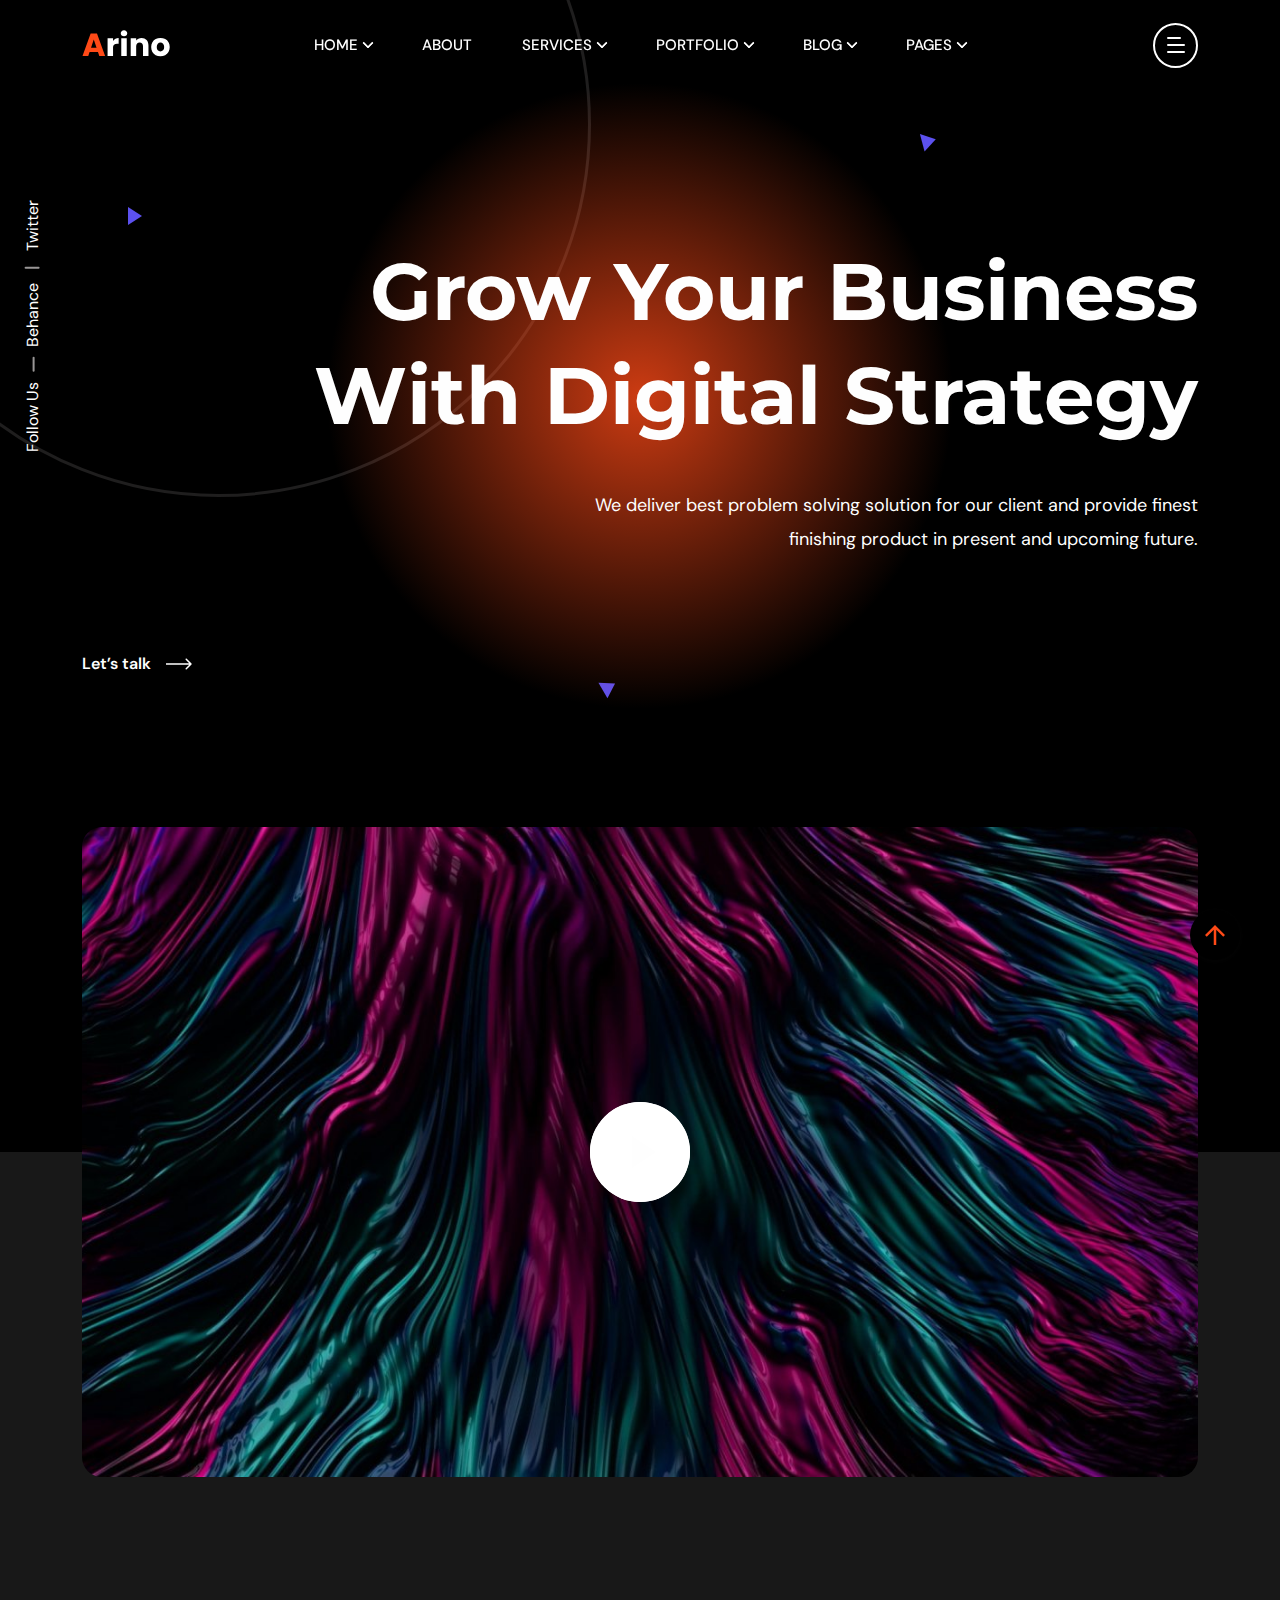
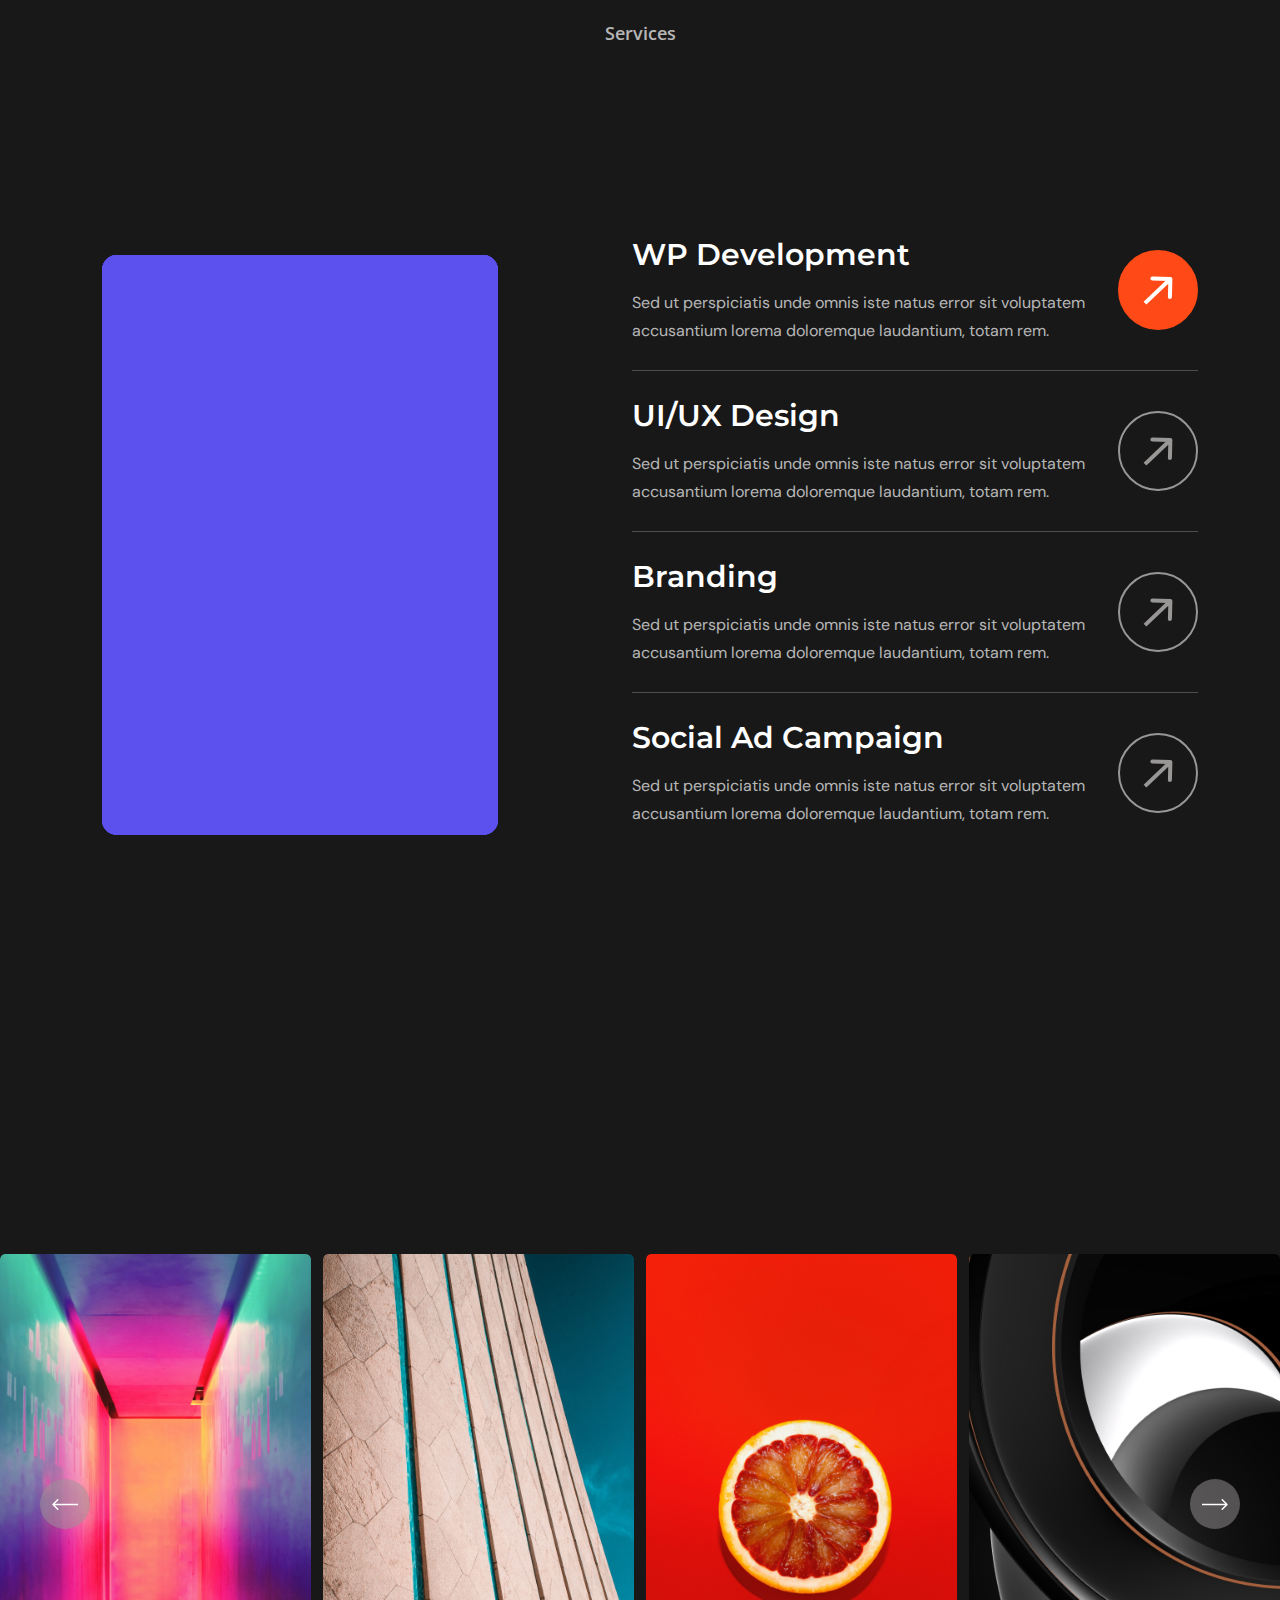
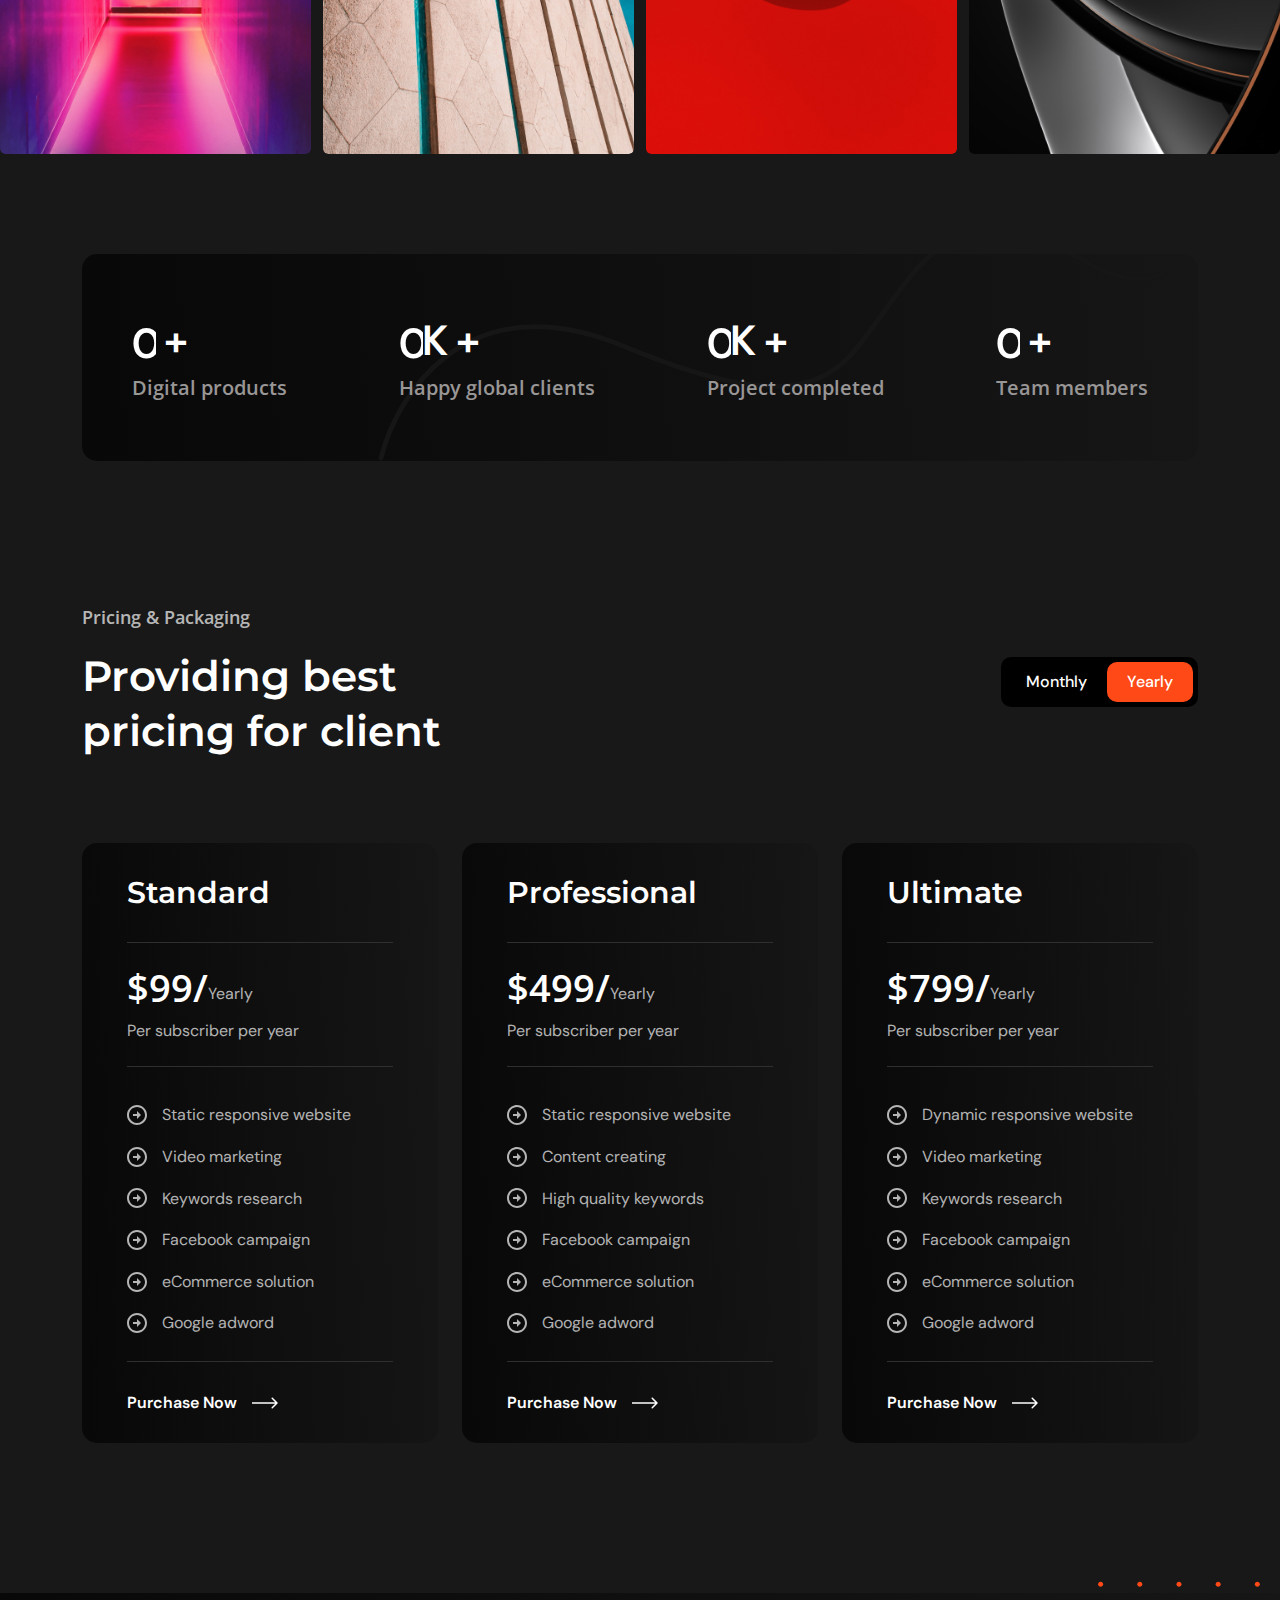
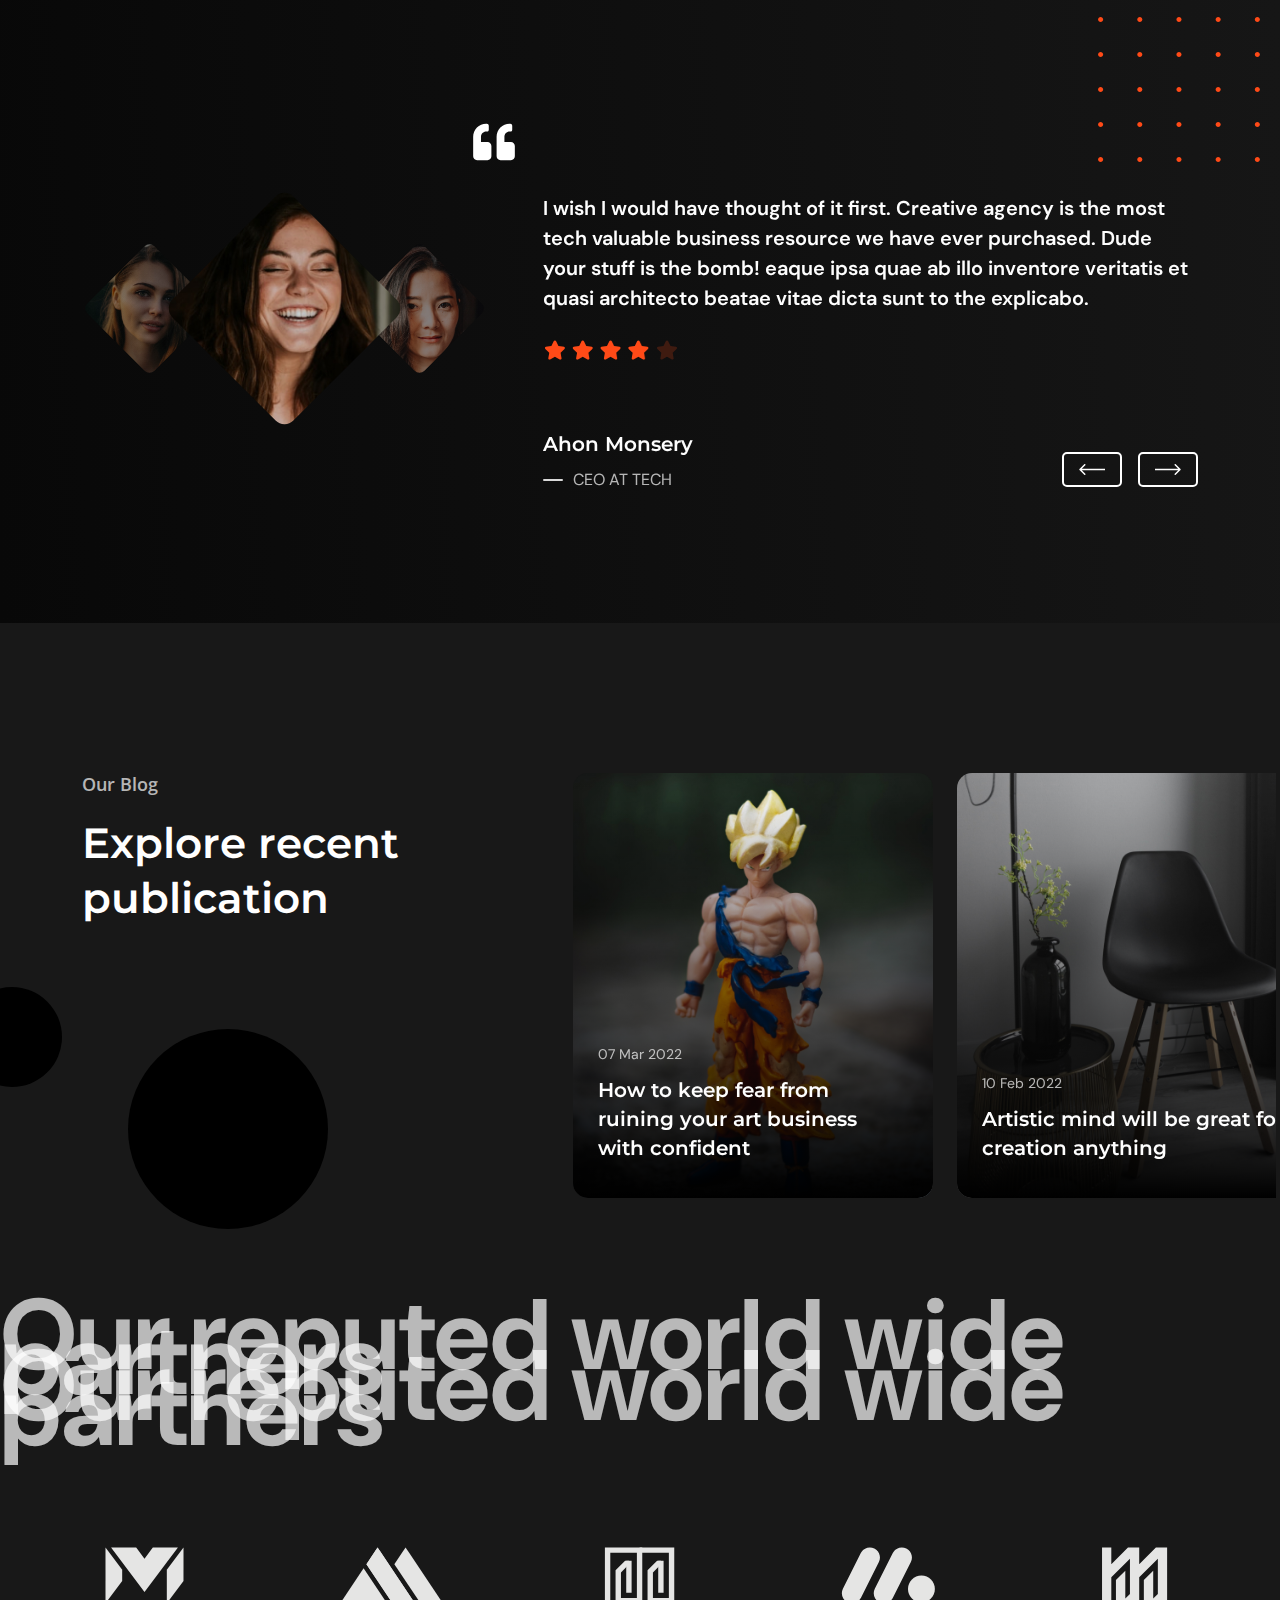
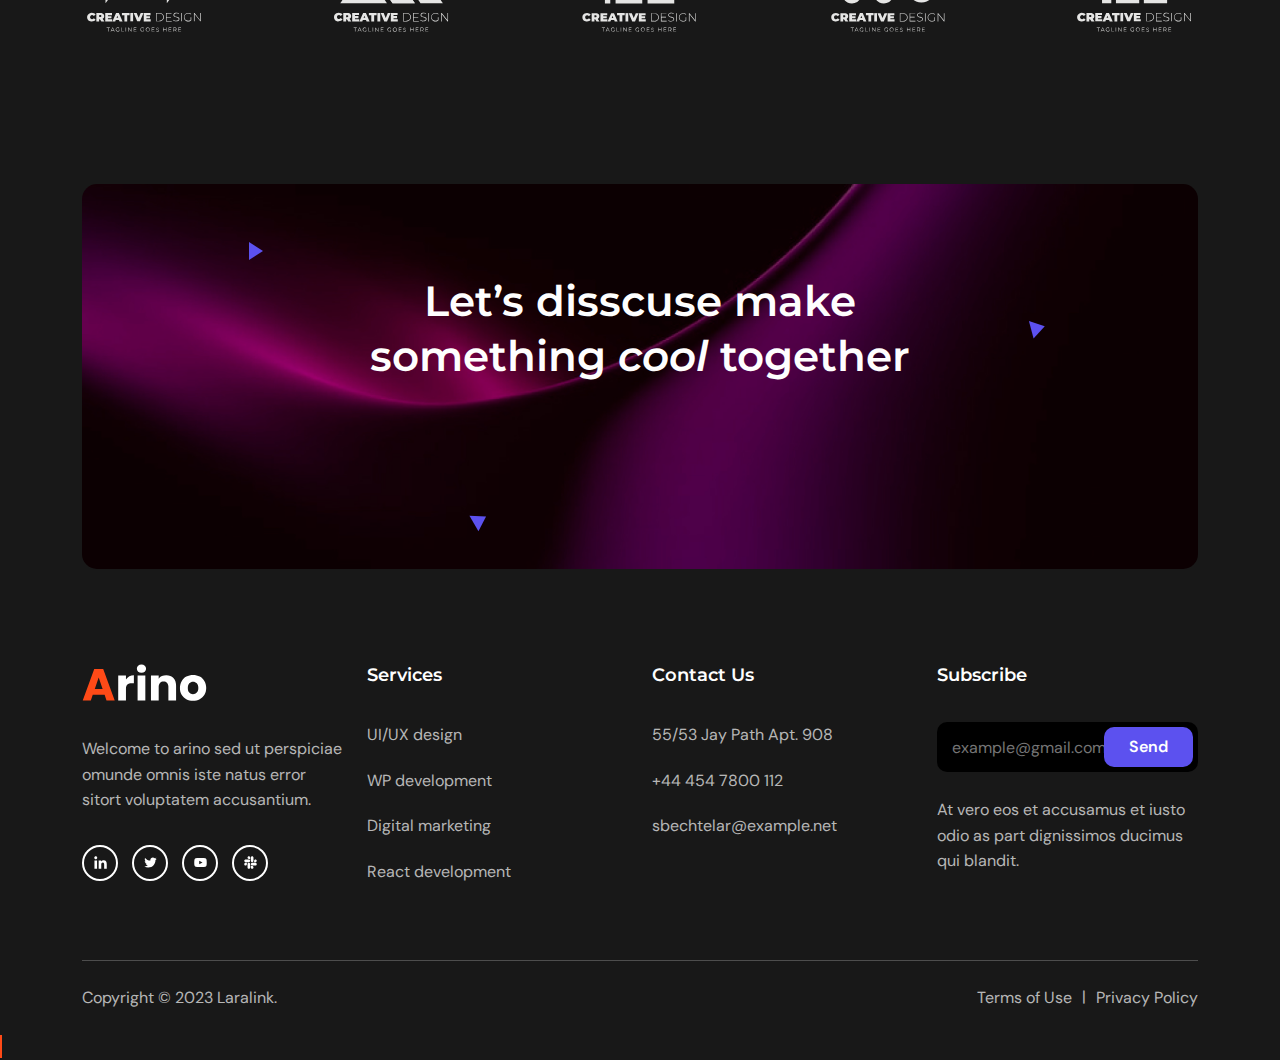
<file: marketing-agency.html>
<!DOCTYPE html>
<html class="no-js" lang="en">

<head>
  <!-- Meta Tags -->
  <meta charset="utf-8">
  <meta http-equiv="x-ua-compatible" content="ie=edge">
  <meta name="viewport" content="width=device-width, initial-scale=1">
  <meta name="author" content="Laralink">
  <!-- Favicon Icon -->
  <link rel="icon" href="assets/img/favicon.png">
  <!-- Site Title -->
  <title>Arino - Creative Agency Template</title>
  <link rel="stylesheet" href="assets/css/plugins/bootstrap.min.css">
  <link rel="stylesheet" href="assets/css/plugins/lightgallery.min.css">
  <link rel="stylesheet" href="assets/css/plugins/slick.css">
  <link rel="stylesheet" href="assets/css/plugins/lightgallery.min.css">
  <link rel="stylesheet" href="assets/css/plugins/animate.css">
  <link rel="stylesheet" href="assets/css/style.css">
</head>

<body>
  <div class="cs-preloader cs-center">
    <div class="cs-preloader_in"></div>
  </div>
  <!-- Start Header Section -->
  <header class="cs-site_header cs-style1 text-uppercase cs-sticky_header">
    <div class="cs-main_header">
      <div class="container">
        <div class="cs-main_header_in">
          <div class="cs-main_header_left">
            <a class="cs-site_branding" href="index.html">
              <img src="assets/img/logo.svg" alt="Logo">
            </a>
          </div>
          <div class="cs-main_header_center">
            <div class="cs-nav cs-primary_font cs-medium">
              <ul class="cs-nav_list">
                <li class="menu-item-has-children cs-mega_menu">
                  <a href="index.html">Home</a>
                  <ul class="cs-mega_wrapper">
                    <li>
                      <ul>
                        <li>
                          <a href="index.html" class="cs-nav_list_img">
                            <img src="assets/img/demo/main-home.jpeg" alt="" />
                          </a>
                          <a href="index.html">Main Home</a>
                        </li>
                        <li>
                          <a href="showcase-portfolio.html" class="cs-nav_list_img">
                            <img src="assets/img/demo/showcase.jpeg" alt="" />
                          </a>
                          <a href="showcase-portfolio.html">Showcase Portfolio</a>
                        </li>
                      </ul>
                    </li>
                    <li>
                      <ul>
                        <li>
                          <a href="photography-agency.html" class="cs-nav_list_img">
                            <img src="assets/img/demo/photography-agency.jpeg" alt="" />
                          </a>
                          <a href="photography-agency.html">Photography Agency</a>
                        </li>
                        <li>
                          <a href="case-study-showcase.html" class="cs-nav_list_img">
                            <img src="assets/img/demo/case_study_showcase.jpeg" alt="" />
                          </a>
                          <a href="case-study-showcase.html">Case Study Showcase</a>
                        </li>
                      </ul>
                    </li>
                    <li>
                      <ul>
                        <li>
                          <a href="creative-portfolio.html" class="cs-nav_list_img">
                            <img src="assets/img/demo/portfolio.jpeg" alt="" />
                          </a>
                          <a href="creative-portfolio.html">Creative Portfolio</a>
                        </li>
                      </ul>
                    </li>
                    <li>
                      <ul>
                        <li>
                          <a href="digital-agency.html" class="cs-nav_list_img">
                            <img src="assets/img/demo/digital-agency.jpeg" alt="" />
                          </a>
                          <a href="digital-agency.html">Digital Agency</a>
                        </li>
                      </ul>
                    </li>
                    <li>
                      <ul>
                        <li>
                          <a href="marketing-agency.html" class="cs-nav_list_img">
                            <img src="assets/img/demo/marketing.jpeg" alt="" />
                          </a>
                          <a href="marketing-agency.html">Marketing Agency</a>
                        </li>
                      </ul>
                    </li>
                    <li>
                      <ul>
                        <li>
                          <a href="freelancer-agency.html" class="cs-nav_list_img">
                            <img src="assets/img/demo/freelancer-agency.jpeg" alt="" />
                            <span class="cs-header_badge">New</span>
                          </a>
                          <a href="freelancer-agency.html">Freelancing Agency</a>
                        </li>
                      </ul>
                    </li>
                    <li>
                      <ul>
                        <li>
                          <a href="https://arino-html-rtl.vercel.app" target="_blank" class="cs-nav_list_img">
                            <img src="assets/img/demo/rtl.jpeg" alt="" />
                            <span class="cs-header_badge">New</span>
                          </a>
                          <a href="https://arino-html-rtl.vercel.app" target="_blank">RTL Demo</a>
                        </li>
                      </ul>
                    </li>
                  </ul>
                </li>
                <li><a href="about.html">About</a></li>
                <li class="menu-item-has-children"><a href="service.html">Services</a>
                  <ul>
                    <li><a href="service.html">Services</a></li>
                    <li><a href="service-details.html">Service Details</a></li>
                  </ul>
                </li>
                <li class="menu-item-has-children"><a href="portfolio.html">Portfolio</a>
                  <ul>
                    <li><a href="portfolio.html">Portfolio</a></li>
                    <li><a href="portfolio-details.html">Portfolio Details</a></li>
                  </ul>
                </li>
                <li class="menu-item-has-children"><a href="blog.html">Blog</a>
                  <ul>
                    <li><a href="blog.html">Blog</a></li>
                    <li><a href="blog-details.html">Blog Details</a></li>
                  </ul>
                </li>
                <li class="menu-item-has-children"><a href="#">Pages</a>
                  <ul>
                    <li><a href="contact.html">Contact</a></li>
                    <li><a href="team.html">Team</a></li>
                    <li><a href="team-details.html">Team Details</a></li>
                    <li><a href="case-study.html">Case Study Details</a></li>
                    <li><a href="faq.html">FAQ</a></li>
                  </ul>
                </li>
              </ul>
            </div>
          </div>
          <div class="cs-main_header_right">
            <div class="cs-toolbox">
              <span class="cs-icon_btn">
                <span class="cs-icon_btn_in">
                  <span></span>
                  <span></span>
                  <span></span>
                  <span></span>
                </span>
              </span>
            </div>
          </div>
        </div>
      </div>
    </div>
  </header>
  <div class="cs-side_header">
    <button class="cs-close"></button>
    <div class="cs-side_header_overlay"></div>
    <div class="cs-side_header_in">
      <div class="cs-side_header_shape"></div>
      <a class="cs-site_branding" href="index.html">
        <img src="assets/img/footer_logo.svg" alt="Logo">
      </a>
      <div class="cs-side_header_box">
        <h2 class="cs-side_header_heading">Do you have a project in your  <br> mind? Keep connect us.</h2>
      </div>
      <div class="cs-side_header_box">
        <h3 class="cs-side_header_title cs-primary_color">Contact Us</h3>
        <ul class="cs-contact_info cs-style1 cs-mp0">
          <li>
            <svg width="18" height="18" viewBox="0 0 18 18" fill="none" xmlns="http://www.w3.org/2000/svg">
              <path d="M17 12.5C15.75 12.5 14.55 12.3 13.43 11.93C13.08 11.82 12.69 11.9 12.41 12.17L10.21 14.37C7.38 12.93 5.06 10.62 3.62 7.79L5.82 5.58C6.1 5.31 6.18 4.92 6.07 4.57C5.7 3.45 5.5 2.25 5.5 1C5.5 0.45 5.05 0 4.5 0H1C0.45 0 0 0.45 0 1C0 10.39 7.61 18 17 18C17.55 18 18 17.55 18 17V13.5C18 12.95 17.55 12.5 17 12.5ZM9 0V10L12 7H18V0H9Z" fill="#FF4A17"/>
            </svg>
            <span>+44 454 7800 112</span>
          </li>
          <li>
            <svg width="20" height="18" viewBox="0 0 20 18" fill="none" xmlns="http://www.w3.org/2000/svg">
              <path d="M20 6.98V16C20 17.1 19.1 18 18 18H2C0.9 18 0 17.1 0 16V4C0 2.9 0.9 2 2 2H12.1C12.04 2.32 12 2.66 12 3C12 4.48 12.65 5.79 13.67 6.71L10 9L2 4V6L10 11L15.3 7.68C15.84 7.88 16.4 8 17 8C18.13 8 19.16 7.61 20 6.98ZM14 3C14 4.66 15.34 6 17 6C18.66 6 20 4.66 20 3C20 1.34 18.66 0 17 0C15.34 0 14 1.34 14 3Z" fill="#FF4A17"/>
            </svg>              
            <span>infotech@arino.com</span>
          </li>
          <li>
            <svg width="14" height="20" viewBox="0 0 14 20" fill="none" xmlns="http://www.w3.org/2000/svg">
              <path d="M7 0C3.13 0 0 3.13 0 7C0 12.25 7 20 7 20C7 20 14 12.25 14 7C14 3.13 10.87 0 7 0ZM7 9.5C5.62 9.5 4.5 8.38 4.5 7C4.5 5.62 5.62 4.5 7 4.5C8.38 4.5 9.5 5.62 9.5 7C9.5 8.38 8.38 9.5 7 9.5Z" fill="#FF4A17"/>
            </svg>              
            <span>50 Wall Street Suite, 44150 <br>Ohio, United States</span>
          </li>
        </ul>
      </div>
      <div class="cs-side_header_box">
        <h3 class="cs-side_header_title cs-primary_color">Subscribe</h3>
        <div class="cs-newsletter cs-style1">
          <form action="#" class="cs-newsletter_form">
            <input type="email" class="cs-newsletter_input" placeholder="example@gmail.com">
            <button class="cs-newsletter_btn"><span>Send</span></button>
          </form>
          <div class="cs-newsletter_text">At vero eos et accusamus et iusto odio as part dignissimos ducimus qui blandit.</div>
        </div>
      </div>
      <div class="cs-side_header_box">
        <div class="cs-social_btns cs-style1">
          <a href="#" class="cs-center">
            <svg width="15" height="15" viewBox="0 0 15 15" fill="none" xmlns="http://www.w3.org/2000/svg">
              <path d="M4.04799 13.7497H1.45647V5.4043H4.04799V13.7497ZM2.75084 4.2659C1.92215 4.2659 1.25 3.57952 1.25 2.75084C1.25 2.35279 1.40812 1.97105 1.68958 1.68958C1.97105 1.40812 2.35279 1.25 2.75084 1.25C3.14888 1.25 3.53063 1.40812 3.81209 1.68958C4.09355 1.97105 4.25167 2.35279 4.25167 2.75084C4.25167 3.57952 3.57924 4.2659 2.75084 4.2659ZM13.7472 13.7497H11.1613V9.68722C11.1613 8.71903 11.1417 7.4774 9.81389 7.4774C8.46652 7.4774 8.26004 8.5293 8.26004 9.61747V13.7497H5.67132V5.4043H8.15681V6.54269H8.19308C8.53906 5.887 9.38421 5.19503 10.6451 5.19503C13.2679 5.19503 13.75 6.92215 13.75 9.16546V13.7497H13.7472Z" fill="white"></path>
            </svg> 
          </a>
          <a href="#" class="cs-center">
            <svg width="13" height="11" viewBox="0 0 13 11" fill="none" xmlns="http://www.w3.org/2000/svg">
              <path d="M11.4651 2.95396C11.4731 3.065 11.4731 3.17606 11.4731 3.2871C11.4731 6.67383 8.89535 10.5761 4.18402 10.5761C2.73255 10.5761 1.38421 10.1557 0.25 9.42608C0.456226 9.44986 0.654494 9.4578 0.868655 9.4578C2.06629 9.4578 3.16879 9.0533 4.04918 8.36326C2.92291 8.33946 1.97906 7.60183 1.65386 6.5866C1.81251 6.61038 1.97112 6.62624 2.1377 6.62624C2.36771 6.62624 2.59774 6.59451 2.81188 6.53901C1.63802 6.30105 0.757595 5.26996 0.757595 4.02472V3.99301C1.09864 4.18336 1.49524 4.30233 1.91558 4.31818C1.22554 3.85814 0.773464 3.07294 0.773464 2.1846C0.773464 1.70872 0.900344 1.27249 1.12244 0.891774C2.38355 2.44635 4.27919 3.46156 6.40481 3.57262C6.36516 3.38226 6.34136 3.184 6.34136 2.9857C6.34136 1.57388 7.4835 0.423828 8.90323 0.423828C9.64086 0.423828 10.3071 0.733156 10.7751 1.23284C11.354 1.1218 11.9093 0.907643 12.401 0.614185C12.2106 1.20906 11.8061 1.70875 11.2748 2.02598C11.7903 1.97049 12.29 1.82769 12.75 1.62942C12.4011 2.13702 11.9648 2.5891 11.4651 2.95396V2.95396Z" fill="white"></path>
            </svg>                    
          </a>
          <a href="#" class="cs-center">
            <svg width="13" height="9" viewBox="0 0 13 9" fill="none" xmlns="http://www.w3.org/2000/svg">
              <path d="M12.4888 1.48066C12.345 0.939353 11.9215 0.513038 11.3837 0.368362C10.4089 0.105469 6.5 0.105469 6.5 0.105469C6.5 0.105469 2.59116 0.105469 1.61633 0.368362C1.07853 0.513061 0.65496 0.939353 0.5112 1.48066C0.25 2.4618 0.25 4.50887 0.25 4.50887C0.25 4.50887 0.25 6.55595 0.5112 7.53709C0.65496 8.0784 1.07853 8.48695 1.61633 8.63163C2.59116 8.89452 6.5 8.89452 6.5 8.89452C6.5 8.89452 10.4088 8.89452 11.3837 8.63163C11.9215 8.48695 12.345 8.0784 12.4888 7.53709C12.75 6.55595 12.75 4.50887 12.75 4.50887C12.75 4.50887 12.75 2.4618 12.4888 1.48066V1.48066ZM5.22158 6.36746V2.65029L8.48861 4.50892L5.22158 6.36746V6.36746Z" fill="white"></path>
            </svg>                    
          </a>
          <a href="#" class="cs-center">
            <svg width="13" height="13" viewBox="0 0 13 13" fill="none" xmlns="http://www.w3.org/2000/svg">
              <path d="M2.87612 8.149C2.87612 8.87165 2.28571 9.46205 1.56306 9.46205C0.840402 9.46205 0.25 8.87165 0.25 8.149C0.25 7.42634 0.840402 6.83594 1.56306 6.83594H2.87612V8.149ZM3.53795 8.149C3.53795 7.42634 4.12835 6.83594 4.851 6.83594C5.57366 6.83594 6.16406 7.42634 6.16406 8.149V11.4369C6.16406 12.1596 5.57366 12.75 4.851 12.75C4.12835 12.75 3.53795 12.1596 3.53795 11.4369V8.149ZM4.851 2.87612C4.12835 2.87612 3.53795 2.28571 3.53795 1.56306C3.53795 0.840402 4.12835 0.25 4.851 0.25C5.57366 0.25 6.16406 0.840402 6.16406 1.56306V2.87612H4.851V2.87612ZM4.851 3.53795C5.57366 3.53795 6.16406 4.12835 6.16406 4.851C6.16406 5.57366 5.57366 6.16406 4.851 6.16406H1.56306C0.840402 6.16406 0.25 5.57366 0.25 4.851C0.25 4.12835 0.840402 3.53795 1.56306 3.53795H4.851V3.53795ZM10.1239 4.851C10.1239 4.12835 10.7143 3.53795 11.4369 3.53795C12.1596 3.53795 12.75 4.12835 12.75 4.851C12.75 5.57366 12.1596 6.16406 11.4369 6.16406H10.1239V4.851V4.851ZM9.46205 4.851C9.46205 5.57366 8.87165 6.16406 8.149 6.16406C7.42634 6.16406 6.83594 5.57366 6.83594 4.851V1.56306C6.83594 0.840402 7.42634 0.25 8.149 0.25C8.87165 0.25 9.46205 0.840402 9.46205 1.56306V4.851V4.851ZM8.149 10.1239C8.87165 10.1239 9.46205 10.7143 9.46205 11.4369C9.46205 12.1596 8.87165 12.75 8.149 12.75C7.42634 12.75 6.83594 12.1596 6.83594 11.4369V10.1239H8.149ZM8.149 9.46205C7.42634 9.46205 6.83594 8.87165 6.83594 8.149C6.83594 7.42634 7.42634 6.83594 8.149 6.83594H11.4369C12.1596 6.83594 12.75 7.42634 12.75 8.149C12.75 8.87165 12.1596 9.46205 11.4369 9.46205H8.149Z" fill="white"></path>
            </svg>                    
          </a>
        </div>
      </div>
    </div>
  </div>
  <!-- End Header Section -->
  
  <!-- Start Hero -->
  <div class="cs-hero cs-style3 cs-bg cs-fixed_bg cs-shape_wrap_1" id="home">
    <div class="cs-shape_1"></div>
    <div class="cs-shape_1"></div>
    <div class="cs-shape_1"></div>
    <div class="cs-circle_1"></div>
    <div class="cs-circle_2"></div>
    <div class="container">
      <div class="cs-hero_text">
        <h1 class="cs-hero_title text-end wow fadeInRight" data-wow-duration="0.8s" data-wow-delay="0.2s">
          Grow Your Business<br> With Digital Strategy
        </h1>
        <div class="cs-hero_subtitle text-end">We deliver best problem solving solution for our client and provide finest finishing product in present and upcoming future.</div>
        <a href="contact.html" class="cs-text_btn">
          <span>Let’s talk</span>
          <svg width="26" height="12" viewBox="0 0 26 12" fill="none" xmlns="http://www.w3.org/2000/svg">
            <path d="M25.5303 6.53033C25.8232 6.23744 25.8232 5.76256 25.5303 5.46967L20.7574 0.696699C20.4645 0.403806 19.9896 0.403806 19.6967 0.696699C19.4038 0.989593 19.4038 1.46447 19.6967 1.75736L23.9393 6L19.6967 10.2426C19.4038 10.5355 19.4038 11.0104 19.6967 11.3033C19.9896 11.5962 20.4645 11.5962 20.7574 11.3033L25.5303 6.53033ZM0 6.75H25V5.25H0V6.75Z" fill="currentColor"/>
          </svg>                
        </a>
      </div>
    </div>
    <div class="cs-hero_social_wrap cs-left_side cs-primary_font cs-primary_color">
      <div class="cs-hero_social_title">Follow Us</div>
      <ul class="cs-hero_social_links">
        <li><a href="">Behance</a></li>
        <li><a href="">Twitter</a></li>
      </ul>
    </div>
  </div>
  <!-- End Hero -->
  <!-- Start Video Block -->
  <div class="cs-video_block_1_wrap">
    <div class="container">
      <a href="https://www.youtube.com/watch?v=VcaAVWtP48A" class="cs-video_block cs-style1 cs-video_open cs-bg" data-src="assets/img/video_bg_2.jpeg">
        <span class="cs-player_btn cs-accent_color">
          <span></span>       
        </span>
      </a>
    </div>
  </div>
  <!-- End Video Block -->
  <div class="cs-height_145 cs-height_lg_80"></div>
  <!-- Start services Project -->
  <section>
    <div class="container">
      <div class="cs-section_heading cs-style1 text-center">
        <h3 class="cs-section_subtitle">Services</h3>
        <h2 class="cs-section_title wow fadeInUp" data-wow-duration="0.8s" data-wow-delay="0.2s">Our core services</h2>
      </div>
    </div>
    <div class="cs-height_90 cs-height_lg_45"></div>
    <div class="container">
      <div class="cs-iconbox_3_list">
        <div class="cs-hover_tab active">
          <a href="service-details.html" class="cs-iconbox cs-style3">
            <div class="cs-image_layer cs-style1 cs-size_md">
              <div class="cs-image_layer_in">
                <img src="assets/img/service_7.jpeg" alt="Image" class="w-100 cs-radius_15">
              </div>
            </div>
            <span class="cs-iconbox_icon cs-center">
              <svg width="30" height="29" viewBox="0 0 30 29" fill="none" xmlns="http://www.w3.org/2000/svg">
                <path d="M29.3803 3.05172C29.4089 1.94752 28.537 1.02921 27.4328 1.00062L9.43879 0.534749C8.33459 0.506159 7.41628 1.37811 7.38769 2.48231C7.35911 3.58651 8.23106 4.50482 9.33526 4.53341L25.3299 4.94752L24.9158 20.9422C24.8872 22.0464 25.7592 22.9647 26.8634 22.9933C27.9676 23.0218 28.8859 22.1499 28.9144 21.0457L29.3803 3.05172ZM3.37714 28.5502L28.7581 4.4503L26.0039 1.54961L0.622863 25.6495L3.37714 28.5502Z" fill="currentColor"/>
              </svg>                  
            </span>
            <div class="cs-iconbox_in">
              <h2 class="cs-iconbox_title">WP Development</h2>
              <div class="cs-iconbox_subtitle">Sed ut perspiciatis unde omnis iste natus error sit voluptatem accusantium lorema doloremque laudantium, totam rem.</div>
            </div>
          </a>
        </div>
        <div class="cs-hover_tab">
          <a href="service-details.html" class="cs-iconbox cs-style3">
            <div class="cs-image_layer cs-style1 cs-size_md">
              <div class="cs-image_layer_in">
                <img src="assets/img/service_8.jpeg" alt="Image" class="w-100 cs-radius_15">
              </div>
            </div>
            <span class="cs-iconbox_icon cs-center">
              <svg width="30" height="29" viewBox="0 0 30 29" fill="none" xmlns="http://www.w3.org/2000/svg">
                <path d="M29.3803 3.05172C29.4089 1.94752 28.537 1.02921 27.4328 1.00062L9.43879 0.534749C8.33459 0.506159 7.41628 1.37811 7.38769 2.48231C7.35911 3.58651 8.23106 4.50482 9.33526 4.53341L25.3299 4.94752L24.9158 20.9422C24.8872 22.0464 25.7592 22.9647 26.8634 22.9933C27.9676 23.0218 28.8859 22.1499 28.9144 21.0457L29.3803 3.05172ZM3.37714 28.5502L28.7581 4.4503L26.0039 1.54961L0.622863 25.6495L3.37714 28.5502Z" fill="currentColor"/>
              </svg>                  
            </span>
            <div class="cs-iconbox_in">
              <h2 class="cs-iconbox_title">UI/UX Design</h2>
              <div class="cs-iconbox_subtitle">Sed ut perspiciatis unde omnis iste natus error sit voluptatem accusantium lorema doloremque laudantium, totam rem.</div>
            </div>
          </a>
        </div>
        <div class="cs-hover_tab">
          <a href="service-details.html" class="cs-iconbox cs-style3">
            <div class="cs-image_layer cs-style1 cs-size_md">
              <div class="cs-image_layer_in">
                <img src="assets/img/service_9.jpeg" alt="Image" class="w-100 cs-radius_15">
              </div>
            </div>
            <span href="service-details.html" class="cs-iconbox_icon cs-center">
              <svg width="30" height="29" viewBox="0 0 30 29" fill="none" xmlns="http://www.w3.org/2000/svg">
                <path d="M29.3803 3.05172C29.4089 1.94752 28.537 1.02921 27.4328 1.00062L9.43879 0.534749C8.33459 0.506159 7.41628 1.37811 7.38769 2.48231C7.35911 3.58651 8.23106 4.50482 9.33526 4.53341L25.3299 4.94752L24.9158 20.9422C24.8872 22.0464 25.7592 22.9647 26.8634 22.9933C27.9676 23.0218 28.8859 22.1499 28.9144 21.0457L29.3803 3.05172ZM3.37714 28.5502L28.7581 4.4503L26.0039 1.54961L0.622863 25.6495L3.37714 28.5502Z" fill="currentColor"/>
              </svg>                  
            </span>
            <div class="cs-iconbox_in">
              <h2 class="cs-iconbox_title">Branding</h2>
              <div class="cs-iconbox_subtitle">Sed ut perspiciatis unde omnis iste natus error sit voluptatem accusantium lorema doloremque laudantium, totam rem.</div>
            </div>
          </a>
        </div>
        <div class="cs-hover_tab">
          <a href="service-details.html" class="cs-iconbox cs-style3">
            <div class="cs-image_layer cs-style1 cs-size_md">
              <div class="cs-image_layer_in">
                <img src="assets/img/service_10.jpeg" alt="Image" class="w-100 cs-radius_15">
              </div>
            </div>
            <span class="cs-iconbox_icon cs-center">
              <svg width="30" height="29" viewBox="0 0 30 29" fill="none" xmlns="http://www.w3.org/2000/svg">
                <path d="M29.3803 3.05172C29.4089 1.94752 28.537 1.02921 27.4328 1.00062L9.43879 0.534749C8.33459 0.506159 7.41628 1.37811 7.38769 2.48231C7.35911 3.58651 8.23106 4.50482 9.33526 4.53341L25.3299 4.94752L24.9158 20.9422C24.8872 22.0464 25.7592 22.9647 26.8634 22.9933C27.9676 23.0218 28.8859 22.1499 28.9144 21.0457L29.3803 3.05172ZM3.37714 28.5502L28.7581 4.4503L26.0039 1.54961L0.622863 25.6495L3.37714 28.5502Z" fill="currentColor"/>
              </svg>                  
            </span>
            <div class="cs-iconbox_in">
              <h2 class="cs-iconbox_title">Social Ad Campaign</h2>
              <div class="cs-iconbox_subtitle">Sed ut perspiciatis unde omnis iste natus error sit voluptatem accusantium lorema doloremque laudantium, totam rem.</div>
            </div>
          </a>
        </div>
      </div>
      <div class="cs-height_50 cs-height_lg_50"></div>
    </div>
  </section>
  <!-- End services Project -->

  <div class="cs-height_85 cs-height_lg_30"></div>
  <!-- Start General Text -->
  <div class="container">
    <h2 class="cs-font_50 cs-m0 cs-line_height_4 wow fadeInUp" data-wow-duration="0.8s" data-wow-delay="0.2s">Our agile process is ability to adapt and respond to change. We work with love and joyfull together. Check our case study and portfolio.</h2>
  </div>
  <!-- End General Text -->
  <div class="cs-height_90 cs-height_lg_70"></div>

  <!-- Start Portfolio Section -->
  <section>
    <div class="cs-slider cs-style2 cs-gap-12">
      <div class="cs-slider_container" data-autoplay="0" data-loop="1" data-speed="600" data-center="0" data-slides-per-view="responsive" data-xs-slides="1" data-sm-slides="2" data-md-slides="3" data-lg-slides="4" data-add-slides="4">
        <div class="cs-slider_wrapper">
          <div class="cs-slide">
            <a href="portfolio-details.html" class="cs-portfolio cs-style1 cs-type2 cs-size3">
              <div class="cs-portfolio_hover"></div>
              <div class="cs-portfolio_bg cs-bg" data-src="assets/img/portfolio_31.jpeg"></div>
              <div class="cs-portfolio_info">
                <div class="cs-portfolio_info_bg cs-accent_bg"></div>
                <h2 class="cs-portfolio_title">Colorful Art Work</h2>
                <div class="cs-portfolio_subtitle">See Details</div>
              </div>
            </a>
          </div><!-- .cs-slide -->
          <div class="cs-slide">
            <a href="portfolio-details.html" class="cs-portfolio cs-style1 cs-type2 cs-size3">
              <div class="cs-portfolio_hover"></div>
              <div class="cs-portfolio_bg cs-bg" data-src="assets/img/portfolio_32.jpeg"></div>
              <div class="cs-portfolio_info">
                <div class="cs-portfolio_info_bg cs-accent_bg"></div>
                <h2 class="cs-portfolio_title">Colorful Art Work</h2>
                <div class="cs-portfolio_subtitle">See Details</div>
              </div>
            </a>
          </div><!-- .cs-slide -->
          <div class="cs-slide">
            <a href="portfolio-details.html" class="cs-portfolio cs-style1 cs-type2 cs-size3">
              <div class="cs-portfolio_hover"></div>
              <div class="cs-portfolio_bg cs-bg" data-src="assets/img/portfolio_33.jpeg"></div>
              <div class="cs-portfolio_info">
                <div class="cs-portfolio_info_bg cs-accent_bg"></div>
                <h2 class="cs-portfolio_title">Colorful Art Work</h2>
                <div class="cs-portfolio_subtitle">See Details</div>
              </div>
            </a>
          </div><!-- .cs-slide -->
          <div class="cs-slide">
            <a href="portfolio-details.html" class="cs-portfolio cs-style1 cs-type2 cs-size3">
              <div class="cs-portfolio_hover"></div>
              <div class="cs-portfolio_bg cs-bg" data-src="assets/img/portfolio_34.jpeg"></div>
              <div class="cs-portfolio_info">
                <div class="cs-portfolio_info_bg cs-accent_bg"></div>
                <h2 class="cs-portfolio_title">Colorful Art Work</h2>
                <div class="cs-portfolio_subtitle">See Details</div>
              </div>
            </a>
          </div><!-- .cs-slide -->
          <div class="cs-slide">
            <a href="portfolio-details.html" class="cs-portfolio cs-style1 cs-type2 cs-size3">
              <div class="cs-portfolio_hover"></div>
              <div class="cs-portfolio_bg cs-bg" data-src="assets/img/portfolio_31.jpeg"></div>
              <div class="cs-portfolio_info">
                <div class="cs-portfolio_info_bg cs-accent_bg"></div>
                <h2 class="cs-portfolio_title">Colorful Art Work</h2>
                <div class="cs-portfolio_subtitle">See Details</div>
              </div>
            </a>
          </div><!-- .cs-slide -->
          <div class="cs-slide">
            <a href="portfolio-details.html" class="cs-portfolio cs-style1 cs-type2 cs-size3">
              <div class="cs-portfolio_hover"></div>
              <div class="cs-portfolio_bg cs-bg" data-src="assets/img/portfolio_32.jpeg"></div>
              <div class="cs-portfolio_info">
                <div class="cs-portfolio_info_bg cs-accent_bg"></div>
                <h2 class="cs-portfolio_title">Colorful Art Work</h2>
                <div class="cs-portfolio_subtitle">See Details</div>
              </div>
            </a>
          </div><!-- .cs-slide -->
          <div class="cs-slide">
            <a href="portfolio-details.html" class="cs-portfolio cs-style1 cs-type2 cs-size3">
              <div class="cs-portfolio_hover"></div>
              <div class="cs-portfolio_bg cs-bg" data-src="assets/img/portfolio_33.jpeg"></div>
              <div class="cs-portfolio_info">
                <div class="cs-portfolio_info_bg cs-accent_bg"></div>
                <h2 class="cs-portfolio_title">Colorful Art Work</h2>
                <div class="cs-portfolio_subtitle">See Details</div>
              </div>
            </a>
          </div><!-- .cs-slide -->
          <div class="cs-slide">
            <a href="portfolio-details.html" class="cs-portfolio cs-style1 cs-type2 cs-size3">
              <div class="cs-portfolio_hover"></div>
              <div class="cs-portfolio_bg cs-bg" data-src="assets/img/portfolio_34.jpeg"></div>
              <div class="cs-portfolio_info">
                <div class="cs-portfolio_info_bg cs-accent_bg"></div>
                <h2 class="cs-portfolio_title">Colorful Art Work</h2>
                <div class="cs-portfolio_subtitle">See Details</div>
              </div>
            </a>
          </div><!-- .cs-slide -->
        </div>
      </div><!-- .cs-slider_container -->
      <div class="cs-pagination cs-style1 cs-hidden_desktop"></div>
      <div class="cs-slider_arrows cs-style2 cs-primary_color">
        <div class="cs-left_arrow cs-center">
          <svg width="26" height="13" viewBox="0 0 26 13" fill="none" xmlns="http://www.w3.org/2000/svg">
            <path d="M0.469791 5.96967C0.176899 6.26256 0.176899 6.73744 0.469791 7.03033L5.24276 11.8033C5.53566 12.0962 6.01053 12.0962 6.30342 11.8033C6.59632 11.5104 6.59632 11.0355 6.30342 10.7426L2.06078 6.5L6.30342 2.25736C6.59632 1.96447 6.59632 1.48959 6.30342 1.1967C6.01053 0.903806 5.53566 0.903806 5.24276 1.1967L0.469791 5.96967ZM26.0001 5.75L1.00012 5.75V7.25L26.0001 7.25V5.75Z" fill="currentColor"/>
          </svg>                  
        </div>
        <div class="cs-right_arrow cs-center">
          <svg width="26" height="13" viewBox="0 0 26 13" fill="none" xmlns="http://www.w3.org/2000/svg">
            <path d="M25.5305 7.03033C25.8233 6.73744 25.8233 6.26256 25.5305 5.96967L20.7575 1.1967C20.4646 0.903806 19.9897 0.903806 19.6968 1.1967C19.4039 1.48959 19.4039 1.96447 19.6968 2.25736L23.9395 6.5L19.6968 10.7426C19.4039 11.0355 19.4039 11.5104 19.6968 11.8033C19.9897 12.0962 20.4646 12.0962 20.7575 11.8033L25.5305 7.03033ZM0.00012207 7.25H25.0001V5.75H0.00012207V7.25Z" fill="currentColor"/>
          </svg>                  
        </div>
      </div>
    </div><!-- .cs-slider -->
  </section>
  <!-- End Portfolio Section -->

  <div class="cs-height_100 cs-height_lg_80"></div>
  <!-- Start FunFact -->
  <section>
    <div class="container">
      <div class="cs-funfact_wrap_2 cs-no_shadow">
        <div class="cs-funfact_shape" data-src="assets/img/funfact_shape_bg.svg"></div>
        <div class="cs-funfacts">
          <div>
            <div class="cs-funfact cs-style2">
              <div class="cs-funfact_number cs-primary_font cs-semi_bold cs-primary_color"><span data-count-to="550" class="odometer"></span> <span class="cs-plus">+</span></div>
              <h3 class="cs-funfact_title">Digital products</h3>
            </div>
          </div>
          <div>
            <div class="cs-funfact cs-style2">
              <div class="cs-funfact_number cs-primary_font cs-semi_bold cs-primary_color"><span data-count-to="35" class="odometer"></span>K <span class="cs-plus">+</span></div>
              <h3 class="cs-funfact_title">Happy global clients</h3>
            </div>
          </div>
          <div>
            <div class="cs-funfact cs-style2">
              <div class="cs-funfact_number cs-primary_font cs-semi_bold cs-primary_color"><span data-count-to="40" class="odometer"></span>K <span class="cs-plus">+</span></div>
              <h3 class="cs-funfact_title">Project completed</h3>
            </div>
          </div>
          <div>
            <div class="cs-funfact cs-style2">
              <div class="cs-funfact_number cs-primary_font cs-semi_bold cs-primary_color"><span data-count-to="130" class="odometer"></span> <span class="cs-plus">+</span></div>
              <h3 class="cs-funfact_title">Team members</h3>
            </div>
          </div>
        </div>
      </div>
    </div>
  </section>
  <!-- End FunFact -->
  <div class="cs-height_145 cs-height_lg_80"></div>
  <!-- Start Pricing Plan -->
  <section>
    <div class="container">
      <div class="cs-tabs cs-style1">
        <div class="cs-tabs_heading">
          <div class="cs-section_heading cs-style1">
            <h3 class="cs-section_subtitle">Pricing & Packaging</h3>
            <h2 class="cs-section_title">Providing best <br>pricing for client</h2>
          </div>
          <ul class="cs-tab_links cs-style1 cs-mp0 cs-primary_font">
            <li><a href="#tab_1">Monthly</a></li>
            <li class="active"><a href="#tab_2">Yearly</a></li>
          </ul>
        </div><!-- .cs-tabs_heading -->
        <div class="cs-height_85 cs-height_lg_40"></div>
        <div class="cs-tab_body">
          <div class="cs-tab" id="tab_1">
            <div class="row">
              <div class="col-lg-4">
                <div class="cs-pricing_table cs-style1">
                  <h2 class="cs-pricing_title">Standard</h2>
                  <div class="cs-pricing_info">
                    <div class="cs-price">
                      <h3 class="cs-white_color">$59/</h3>
                      <span class="cs-accent_color">Yearly</span>
                    </div>
                    <div class="cs-price_text">Per subscriber per year</div>
                  </div>
                  <ul class="cs-pricing_feature cs-mp0">
                    <li>
                      <span class="cs-feature_icon cs-accent_color">
                        <svg width="20" height="20" viewBox="0 0 20 20" fill="none" xmlns="http://www.w3.org/2000/svg">
                          <path d="M2 10C2 5.59 5.59 2 10 2C14.41 2 18 5.59 18 10C18 14.41 14.41 18 10 18C5.59 18 2 14.41 2 10ZM0 10C0 15.52 4.48 20 10 20C15.52 20 20 15.52 20 10C20 4.48 15.52 0 10 0C4.48 0 0 4.48 0 10ZM10 9H6L6 11H10V14L14 10L10 6L10 9Z" fill="currentColor"/>
                        </svg>
                      </span>
                      <span>Static responsive website</span>
                    </li>
                    <li>
                      <span class="cs-feature_icon cs-accent_color">
                        <svg width="20" height="20" viewBox="0 0 20 20" fill="none" xmlns="http://www.w3.org/2000/svg">
                          <path d="M2 10C2 5.59 5.59 2 10 2C14.41 2 18 5.59 18 10C18 14.41 14.41 18 10 18C5.59 18 2 14.41 2 10ZM0 10C0 15.52 4.48 20 10 20C15.52 20 20 15.52 20 10C20 4.48 15.52 0 10 0C4.48 0 0 4.48 0 10ZM10 9H6L6 11H10V14L14 10L10 6L10 9Z" fill="currentColor"/>
                        </svg>
                      </span>
                      <span>Video marketing</span>
                    </li>
                    <li>
                      <span class="cs-feature_icon cs-accent_color">
                        <svg width="20" height="20" viewBox="0 0 20 20" fill="none" xmlns="http://www.w3.org/2000/svg">
                          <path d="M2 10C2 5.59 5.59 2 10 2C14.41 2 18 5.59 18 10C18 14.41 14.41 18 10 18C5.59 18 2 14.41 2 10ZM0 10C0 15.52 4.48 20 10 20C15.52 20 20 15.52 20 10C20 4.48 15.52 0 10 0C4.48 0 0 4.48 0 10ZM10 9H6L6 11H10V14L14 10L10 6L10 9Z" fill="currentColor"/>
                        </svg>
                      </span>
                      <span>Keywords research</span>
                    </li>
                    <li>
                      <span class="cs-feature_icon cs-accent_color">
                        <svg width="20" height="20" viewBox="0 0 20 20" fill="none" xmlns="http://www.w3.org/2000/svg">
                          <path d="M2 10C2 5.59 5.59 2 10 2C14.41 2 18 5.59 18 10C18 14.41 14.41 18 10 18C5.59 18 2 14.41 2 10ZM0 10C0 15.52 4.48 20 10 20C15.52 20 20 15.52 20 10C20 4.48 15.52 0 10 0C4.48 0 0 4.48 0 10ZM10 9H6L6 11H10V14L14 10L10 6L10 9Z" fill="currentColor"/>
                        </svg>
                      </span>
                      <span>Facebook campaign</span>
                    </li>
                    <li>
                      <span class="cs-feature_icon cs-accent_color">
                        <svg width="20" height="20" viewBox="0 0 20 20" fill="none" xmlns="http://www.w3.org/2000/svg">
                          <path d="M2 10C2 5.59 5.59 2 10 2C14.41 2 18 5.59 18 10C18 14.41 14.41 18 10 18C5.59 18 2 14.41 2 10ZM0 10C0 15.52 4.48 20 10 20C15.52 20 20 15.52 20 10C20 4.48 15.52 0 10 0C4.48 0 0 4.48 0 10ZM10 9H6L6 11H10V14L14 10L10 6L10 9Z" fill="currentColor"/>
                        </svg>
                      </span>
                      <span>eCommerce solution</span>
                    </li>
                    <li>
                      <span class="cs-feature_icon cs-accent_color">
                        <svg width="20" height="20" viewBox="0 0 20 20" fill="none" xmlns="http://www.w3.org/2000/svg">
                          <path d="M2 10C2 5.59 5.59 2 10 2C14.41 2 18 5.59 18 10C18 14.41 14.41 18 10 18C5.59 18 2 14.41 2 10ZM0 10C0 15.52 4.48 20 10 20C15.52 20 20 15.52 20 10C20 4.48 15.52 0 10 0C4.48 0 0 4.48 0 10ZM10 9H6L6 11H10V14L14 10L10 6L10 9Z" fill="currentColor"/>
                        </svg>
                      </span>
                      <span>Google adword</span>
                    </li>
                  </ul>
                  <div class="cs-pricing_btn_wrap">
                    <a href="#" class="cs-text_btn">
                      <span>Purchase Now</span>
                      <svg width="26" height="12" viewBox="0 0 26 12" fill="none" xmlns="http://www.w3.org/2000/svg">
                        <path d="M25.5303 6.53033C25.8232 6.23744 25.8232 5.76256 25.5303 5.46967L20.7574 0.696699C20.4645 0.403806 19.9896 0.403806 19.6967 0.696699C19.4038 0.989593 19.4038 1.46447 19.6967 1.75736L23.9393 6L19.6967 10.2426C19.4038 10.5355 19.4038 11.0104 19.6967 11.3033C19.9896 11.5962 20.4645 11.5962 20.7574 11.3033L25.5303 6.53033ZM0 6.75H25V5.25H0V6.75Z" fill="currentColor"/>
                      </svg>                
                    </a>
                  </div>
                </div>
                <div class="cs-height_25 cs-height_lg_25"></div>
              </div>
              <div class="col-lg-4">
                <div class="cs-pricing_table cs-style1">
                  <h2 class="cs-pricing_title">Professional</h2>
                  <div class="cs-pricing_info">
                    <div class="cs-price">
                      <h3 class="cs-white_color">$299/</h3>
                      <span class="cs-accent_color">Yearly</span>
                    </div>
                    <div class="cs-price_text">Per subscriber per year</div>
                  </div>
                  <ul class="cs-pricing_feature cs-mp0">
                    <li>
                      <span class="cs-feature_icon cs-accent_color">
                        <svg width="20" height="20" viewBox="0 0 20 20" fill="none" xmlns="http://www.w3.org/2000/svg">
                          <path d="M2 10C2 5.59 5.59 2 10 2C14.41 2 18 5.59 18 10C18 14.41 14.41 18 10 18C5.59 18 2 14.41 2 10ZM0 10C0 15.52 4.48 20 10 20C15.52 20 20 15.52 20 10C20 4.48 15.52 0 10 0C4.48 0 0 4.48 0 10ZM10 9H6L6 11H10V14L14 10L10 6L10 9Z" fill="currentColor"/>
                        </svg>
                      </span>
                      <span>Static responsive website</span>
                    </li>
                    <li>
                      <span class="cs-feature_icon cs-accent_color">
                        <svg width="20" height="20" viewBox="0 0 20 20" fill="none" xmlns="http://www.w3.org/2000/svg">
                          <path d="M2 10C2 5.59 5.59 2 10 2C14.41 2 18 5.59 18 10C18 14.41 14.41 18 10 18C5.59 18 2 14.41 2 10ZM0 10C0 15.52 4.48 20 10 20C15.52 20 20 15.52 20 10C20 4.48 15.52 0 10 0C4.48 0 0 4.48 0 10ZM10 9H6L6 11H10V14L14 10L10 6L10 9Z" fill="currentColor"/>
                        </svg>
                      </span>
                      <span>Content creating</span>
                    </li>
                    <li>
                      <span class="cs-feature_icon cs-accent_color">
                        <svg width="20" height="20" viewBox="0 0 20 20" fill="none" xmlns="http://www.w3.org/2000/svg">
                          <path d="M2 10C2 5.59 5.59 2 10 2C14.41 2 18 5.59 18 10C18 14.41 14.41 18 10 18C5.59 18 2 14.41 2 10ZM0 10C0 15.52 4.48 20 10 20C15.52 20 20 15.52 20 10C20 4.48 15.52 0 10 0C4.48 0 0 4.48 0 10ZM10 9H6L6 11H10V14L14 10L10 6L10 9Z" fill="currentColor"/>
                        </svg>
                      </span>
                      <span>High quality keywords</span>
                    </li>
                    <li>
                      <span class="cs-feature_icon cs-accent_color">
                        <svg width="20" height="20" viewBox="0 0 20 20" fill="none" xmlns="http://www.w3.org/2000/svg">
                          <path d="M2 10C2 5.59 5.59 2 10 2C14.41 2 18 5.59 18 10C18 14.41 14.41 18 10 18C5.59 18 2 14.41 2 10ZM0 10C0 15.52 4.48 20 10 20C15.52 20 20 15.52 20 10C20 4.48 15.52 0 10 0C4.48 0 0 4.48 0 10ZM10 9H6L6 11H10V14L14 10L10 6L10 9Z" fill="currentColor"/>
                        </svg>
                      </span>
                      <span>Facebook campaign</span>
                    </li>
                    <li>
                      <span class="cs-feature_icon cs-accent_color">
                        <svg width="20" height="20" viewBox="0 0 20 20" fill="none" xmlns="http://www.w3.org/2000/svg">
                          <path d="M2 10C2 5.59 5.59 2 10 2C14.41 2 18 5.59 18 10C18 14.41 14.41 18 10 18C5.59 18 2 14.41 2 10ZM0 10C0 15.52 4.48 20 10 20C15.52 20 20 15.52 20 10C20 4.48 15.52 0 10 0C4.48 0 0 4.48 0 10ZM10 9H6L6 11H10V14L14 10L10 6L10 9Z" fill="currentColor"/>
                        </svg>
                      </span>
                      <span>eCommerce solution</span>
                    </li>
                    <li>
                      <span class="cs-feature_icon cs-accent_color">
                        <svg width="20" height="20" viewBox="0 0 20 20" fill="none" xmlns="http://www.w3.org/2000/svg">
                          <path d="M2 10C2 5.59 5.59 2 10 2C14.41 2 18 5.59 18 10C18 14.41 14.41 18 10 18C5.59 18 2 14.41 2 10ZM0 10C0 15.52 4.48 20 10 20C15.52 20 20 15.52 20 10C20 4.48 15.52 0 10 0C4.48 0 0 4.48 0 10ZM10 9H6L6 11H10V14L14 10L10 6L10 9Z" fill="currentColor"/>
                        </svg>
                      </span>
                      <span>Google adword</span>
                    </li>
                  </ul>
                  <div class="cs-pricing_btn_wrap">
                    <a href="#" class="cs-text_btn">
                      <span>Purchase Now</span>
                      <svg width="26" height="12" viewBox="0 0 26 12" fill="none" xmlns="http://www.w3.org/2000/svg">
                        <path d="M25.5303 6.53033C25.8232 6.23744 25.8232 5.76256 25.5303 5.46967L20.7574 0.696699C20.4645 0.403806 19.9896 0.403806 19.6967 0.696699C19.4038 0.989593 19.4038 1.46447 19.6967 1.75736L23.9393 6L19.6967 10.2426C19.4038 10.5355 19.4038 11.0104 19.6967 11.3033C19.9896 11.5962 20.4645 11.5962 20.7574 11.3033L25.5303 6.53033ZM0 6.75H25V5.25H0V6.75Z" fill="currentColor"/>
                      </svg>                
                    </a>
                  </div>
                </div>
                <div class="cs-height_25 cs-height_lg_25"></div>
              </div>
              <div class="col-lg-4">
                <div class="cs-pricing_table cs-style1">
                  <h2 class="cs-pricing_title">Ultimate</h2>
                  <div class="cs-pricing_info">
                    <div class="cs-price">
                      <h3 class="cs-white_color">$599/</h3>
                      <span class="cs-accent_color">Yearly</span>
                    </div>
                    <div class="cs-price_text">Per subscriber per year</div>
                  </div>
                  <ul class="cs-pricing_feature cs-mp0">
                    <li>
                      <span class="cs-feature_icon cs-accent_color">
                        <svg width="20" height="20" viewBox="0 0 20 20" fill="none" xmlns="http://www.w3.org/2000/svg">
                          <path d="M2 10C2 5.59 5.59 2 10 2C14.41 2 18 5.59 18 10C18 14.41 14.41 18 10 18C5.59 18 2 14.41 2 10ZM0 10C0 15.52 4.48 20 10 20C15.52 20 20 15.52 20 10C20 4.48 15.52 0 10 0C4.48 0 0 4.48 0 10ZM10 9H6L6 11H10V14L14 10L10 6L10 9Z" fill="currentColor"/>
                        </svg>
                      </span>
                      <span>Dynamic responsive website</span>
                    </li>
                    <li>
                      <span class="cs-feature_icon cs-accent_color">
                        <svg width="20" height="20" viewBox="0 0 20 20" fill="none" xmlns="http://www.w3.org/2000/svg">
                          <path d="M2 10C2 5.59 5.59 2 10 2C14.41 2 18 5.59 18 10C18 14.41 14.41 18 10 18C5.59 18 2 14.41 2 10ZM0 10C0 15.52 4.48 20 10 20C15.52 20 20 15.52 20 10C20 4.48 15.52 0 10 0C4.48 0 0 4.48 0 10ZM10 9H6L6 11H10V14L14 10L10 6L10 9Z" fill="currentColor"/>
                        </svg>
                      </span>
                      <span>Video marketing</span>
                    </li>
                    <li>
                      <span class="cs-feature_icon cs-accent_color">
                        <svg width="20" height="20" viewBox="0 0 20 20" fill="none" xmlns="http://www.w3.org/2000/svg">
                          <path d="M2 10C2 5.59 5.59 2 10 2C14.41 2 18 5.59 18 10C18 14.41 14.41 18 10 18C5.59 18 2 14.41 2 10ZM0 10C0 15.52 4.48 20 10 20C15.52 20 20 15.52 20 10C20 4.48 15.52 0 10 0C4.48 0 0 4.48 0 10ZM10 9H6L6 11H10V14L14 10L10 6L10 9Z" fill="currentColor"/>
                        </svg>
                      </span>
                      <span>Keywords research</span>
                    </li>
                    <li>
                      <span class="cs-feature_icon cs-accent_color">
                        <svg width="20" height="20" viewBox="0 0 20 20" fill="none" xmlns="http://www.w3.org/2000/svg">
                          <path d="M2 10C2 5.59 5.59 2 10 2C14.41 2 18 5.59 18 10C18 14.41 14.41 18 10 18C5.59 18 2 14.41 2 10ZM0 10C0 15.52 4.48 20 10 20C15.52 20 20 15.52 20 10C20 4.48 15.52 0 10 0C4.48 0 0 4.48 0 10ZM10 9H6L6 11H10V14L14 10L10 6L10 9Z" fill="currentColor"/>
                        </svg>
                      </span>
                      <span>Facebook campaign</span>
                    </li>
                    <li>
                      <span class="cs-feature_icon cs-accent_color">
                        <svg width="20" height="20" viewBox="0 0 20 20" fill="none" xmlns="http://www.w3.org/2000/svg">
                          <path d="M2 10C2 5.59 5.59 2 10 2C14.41 2 18 5.59 18 10C18 14.41 14.41 18 10 18C5.59 18 2 14.41 2 10ZM0 10C0 15.52 4.48 20 10 20C15.52 20 20 15.52 20 10C20 4.48 15.52 0 10 0C4.48 0 0 4.48 0 10ZM10 9H6L6 11H10V14L14 10L10 6L10 9Z" fill="currentColor"/>
                        </svg>
                      </span>
                      <span>eCommerce solution</span>
                    </li>
                    <li>
                      <span class="cs-feature_icon cs-accent_color">
                        <svg width="20" height="20" viewBox="0 0 20 20" fill="none" xmlns="http://www.w3.org/2000/svg">
                          <path d="M2 10C2 5.59 5.59 2 10 2C14.41 2 18 5.59 18 10C18 14.41 14.41 18 10 18C5.59 18 2 14.41 2 10ZM0 10C0 15.52 4.48 20 10 20C15.52 20 20 15.52 20 10C20 4.48 15.52 0 10 0C4.48 0 0 4.48 0 10ZM10 9H6L6 11H10V14L14 10L10 6L10 9Z" fill="currentColor"/>
                        </svg>
                      </span>
                      <span>Google adword</span>
                    </li>
                  </ul>
                  <div class="cs-pricing_btn_wrap">
                    <a href="#" class="cs-text_btn">
                      <span>Purchase Now</span>
                      <svg width="26" height="12" viewBox="0 0 26 12" fill="none" xmlns="http://www.w3.org/2000/svg">
                        <path d="M25.5303 6.53033C25.8232 6.23744 25.8232 5.76256 25.5303 5.46967L20.7574 0.696699C20.4645 0.403806 19.9896 0.403806 19.6967 0.696699C19.4038 0.989593 19.4038 1.46447 19.6967 1.75736L23.9393 6L19.6967 10.2426C19.4038 10.5355 19.4038 11.0104 19.6967 11.3033C19.9896 11.5962 20.4645 11.5962 20.7574 11.3033L25.5303 6.53033ZM0 6.75H25V5.25H0V6.75Z" fill="currentColor"/>
                      </svg>                
                    </a>
                  </div>
                </div>
                <div class="cs-height_25 cs-height_lg_25"></div>
              </div>
            </div>
          </div><!-- .cs-tab -->
          <div class="cs-tab active" id="tab_2">
            <div class="row">
              <div class="col-lg-4">
                <div class="cs-pricing_table cs-style1">
                  <h2 class="cs-pricing_title">Standard</h2>
                  <div class="cs-pricing_info">
                    <div class="cs-price">
                      <h3 class="cs-white_color">$99/</h3>
                      <span class="cs-accent_color">Yearly</span>
                    </div>
                    <div class="cs-price_text">Per subscriber per year</div>
                  </div>
                  <ul class="cs-pricing_feature cs-mp0">
                    <li>
                      <span class="cs-feature_icon cs-accent_color">
                        <svg width="20" height="20" viewBox="0 0 20 20" fill="none" xmlns="http://www.w3.org/2000/svg">
                          <path d="M2 10C2 5.59 5.59 2 10 2C14.41 2 18 5.59 18 10C18 14.41 14.41 18 10 18C5.59 18 2 14.41 2 10ZM0 10C0 15.52 4.48 20 10 20C15.52 20 20 15.52 20 10C20 4.48 15.52 0 10 0C4.48 0 0 4.48 0 10ZM10 9H6L6 11H10V14L14 10L10 6L10 9Z" fill="currentColor"/>
                        </svg>
                      </span>
                      <span>Static responsive website</span>
                    </li>
                    <li>
                      <span class="cs-feature_icon cs-accent_color">
                        <svg width="20" height="20" viewBox="0 0 20 20" fill="none" xmlns="http://www.w3.org/2000/svg">
                          <path d="M2 10C2 5.59 5.59 2 10 2C14.41 2 18 5.59 18 10C18 14.41 14.41 18 10 18C5.59 18 2 14.41 2 10ZM0 10C0 15.52 4.48 20 10 20C15.52 20 20 15.52 20 10C20 4.48 15.52 0 10 0C4.48 0 0 4.48 0 10ZM10 9H6L6 11H10V14L14 10L10 6L10 9Z" fill="currentColor"/>
                        </svg>
                      </span>
                      <span>Video marketing</span>
                    </li>
                    <li>
                      <span class="cs-feature_icon cs-accent_color">
                        <svg width="20" height="20" viewBox="0 0 20 20" fill="none" xmlns="http://www.w3.org/2000/svg">
                          <path d="M2 10C2 5.59 5.59 2 10 2C14.41 2 18 5.59 18 10C18 14.41 14.41 18 10 18C5.59 18 2 14.41 2 10ZM0 10C0 15.52 4.48 20 10 20C15.52 20 20 15.52 20 10C20 4.48 15.52 0 10 0C4.48 0 0 4.48 0 10ZM10 9H6L6 11H10V14L14 10L10 6L10 9Z" fill="currentColor"/>
                        </svg>
                      </span>
                      <span>Keywords research</span>
                    </li>
                    <li>
                      <span class="cs-feature_icon cs-accent_color">
                        <svg width="20" height="20" viewBox="0 0 20 20" fill="none" xmlns="http://www.w3.org/2000/svg">
                          <path d="M2 10C2 5.59 5.59 2 10 2C14.41 2 18 5.59 18 10C18 14.41 14.41 18 10 18C5.59 18 2 14.41 2 10ZM0 10C0 15.52 4.48 20 10 20C15.52 20 20 15.52 20 10C20 4.48 15.52 0 10 0C4.48 0 0 4.48 0 10ZM10 9H6L6 11H10V14L14 10L10 6L10 9Z" fill="currentColor"/>
                        </svg>
                      </span>
                      <span>Facebook campaign</span>
                    </li>
                    <li>
                      <span class="cs-feature_icon cs-accent_color">
                        <svg width="20" height="20" viewBox="0 0 20 20" fill="none" xmlns="http://www.w3.org/2000/svg">
                          <path d="M2 10C2 5.59 5.59 2 10 2C14.41 2 18 5.59 18 10C18 14.41 14.41 18 10 18C5.59 18 2 14.41 2 10ZM0 10C0 15.52 4.48 20 10 20C15.52 20 20 15.52 20 10C20 4.48 15.52 0 10 0C4.48 0 0 4.48 0 10ZM10 9H6L6 11H10V14L14 10L10 6L10 9Z" fill="currentColor"/>
                        </svg>
                      </span>
                      <span>eCommerce solution</span>
                    </li>
                    <li>
                      <span class="cs-feature_icon cs-accent_color">
                        <svg width="20" height="20" viewBox="0 0 20 20" fill="none" xmlns="http://www.w3.org/2000/svg">
                          <path d="M2 10C2 5.59 5.59 2 10 2C14.41 2 18 5.59 18 10C18 14.41 14.41 18 10 18C5.59 18 2 14.41 2 10ZM0 10C0 15.52 4.48 20 10 20C15.52 20 20 15.52 20 10C20 4.48 15.52 0 10 0C4.48 0 0 4.48 0 10ZM10 9H6L6 11H10V14L14 10L10 6L10 9Z" fill="currentColor"/>
                        </svg>
                      </span>
                      <span>Google adword</span>
                    </li>
                  </ul>
                  <div class="cs-pricing_btn_wrap">
                    <a href="#" class="cs-text_btn">
                      <span>Purchase Now</span>
                      <svg width="26" height="12" viewBox="0 0 26 12" fill="none" xmlns="http://www.w3.org/2000/svg">
                        <path d="M25.5303 6.53033C25.8232 6.23744 25.8232 5.76256 25.5303 5.46967L20.7574 0.696699C20.4645 0.403806 19.9896 0.403806 19.6967 0.696699C19.4038 0.989593 19.4038 1.46447 19.6967 1.75736L23.9393 6L19.6967 10.2426C19.4038 10.5355 19.4038 11.0104 19.6967 11.3033C19.9896 11.5962 20.4645 11.5962 20.7574 11.3033L25.5303 6.53033ZM0 6.75H25V5.25H0V6.75Z" fill="currentColor"/>
                      </svg>                
                    </a>
                  </div>
                </div>
                <div class="cs-height_25 cs-height_lg_25"></div>
              </div>
              <div class="col-lg-4">
                <div class="cs-pricing_table cs-style1">
                  <h2 class="cs-pricing_title">Professional</h2>
                  <div class="cs-pricing_info">
                    <div class="cs-price">
                      <h3 class="cs-white_color">$499/</h3>
                      <span class="cs-accent_color">Yearly</span>
                    </div>
                    <div class="cs-price_text">Per subscriber per year</div>
                  </div>
                  <ul class="cs-pricing_feature cs-mp0">
                    <li>
                      <span class="cs-feature_icon cs-accent_color">
                        <svg width="20" height="20" viewBox="0 0 20 20" fill="none" xmlns="http://www.w3.org/2000/svg">
                          <path d="M2 10C2 5.59 5.59 2 10 2C14.41 2 18 5.59 18 10C18 14.41 14.41 18 10 18C5.59 18 2 14.41 2 10ZM0 10C0 15.52 4.48 20 10 20C15.52 20 20 15.52 20 10C20 4.48 15.52 0 10 0C4.48 0 0 4.48 0 10ZM10 9H6L6 11H10V14L14 10L10 6L10 9Z" fill="currentColor"/>
                        </svg>
                      </span>
                      <span>Static responsive website</span>
                    </li>
                    <li>
                      <span class="cs-feature_icon cs-accent_color">
                        <svg width="20" height="20" viewBox="0 0 20 20" fill="none" xmlns="http://www.w3.org/2000/svg">
                          <path d="M2 10C2 5.59 5.59 2 10 2C14.41 2 18 5.59 18 10C18 14.41 14.41 18 10 18C5.59 18 2 14.41 2 10ZM0 10C0 15.52 4.48 20 10 20C15.52 20 20 15.52 20 10C20 4.48 15.52 0 10 0C4.48 0 0 4.48 0 10ZM10 9H6L6 11H10V14L14 10L10 6L10 9Z" fill="currentColor"/>
                        </svg>
                      </span>
                      <span>Content creating</span>
                    </li>
                    <li>
                      <span class="cs-feature_icon cs-accent_color">
                        <svg width="20" height="20" viewBox="0 0 20 20" fill="none" xmlns="http://www.w3.org/2000/svg">
                          <path d="M2 10C2 5.59 5.59 2 10 2C14.41 2 18 5.59 18 10C18 14.41 14.41 18 10 18C5.59 18 2 14.41 2 10ZM0 10C0 15.52 4.48 20 10 20C15.52 20 20 15.52 20 10C20 4.48 15.52 0 10 0C4.48 0 0 4.48 0 10ZM10 9H6L6 11H10V14L14 10L10 6L10 9Z" fill="currentColor"/>
                        </svg>
                      </span>
                      <span>High quality keywords</span>
                    </li>
                    <li>
                      <span class="cs-feature_icon cs-accent_color">
                        <svg width="20" height="20" viewBox="0 0 20 20" fill="none" xmlns="http://www.w3.org/2000/svg">
                          <path d="M2 10C2 5.59 5.59 2 10 2C14.41 2 18 5.59 18 10C18 14.41 14.41 18 10 18C5.59 18 2 14.41 2 10ZM0 10C0 15.52 4.48 20 10 20C15.52 20 20 15.52 20 10C20 4.48 15.52 0 10 0C4.48 0 0 4.48 0 10ZM10 9H6L6 11H10V14L14 10L10 6L10 9Z" fill="currentColor"/>
                        </svg>
                      </span>
                      <span>Facebook campaign</span>
                    </li>
                    <li>
                      <span class="cs-feature_icon cs-accent_color">
                        <svg width="20" height="20" viewBox="0 0 20 20" fill="none" xmlns="http://www.w3.org/2000/svg">
                          <path d="M2 10C2 5.59 5.59 2 10 2C14.41 2 18 5.59 18 10C18 14.41 14.41 18 10 18C5.59 18 2 14.41 2 10ZM0 10C0 15.52 4.48 20 10 20C15.52 20 20 15.52 20 10C20 4.48 15.52 0 10 0C4.48 0 0 4.48 0 10ZM10 9H6L6 11H10V14L14 10L10 6L10 9Z" fill="currentColor"/>
                        </svg>
                      </span>
                      <span>eCommerce solution</span>
                    </li>
                    <li>
                      <span class="cs-feature_icon cs-accent_color">
                        <svg width="20" height="20" viewBox="0 0 20 20" fill="none" xmlns="http://www.w3.org/2000/svg">
                          <path d="M2 10C2 5.59 5.59 2 10 2C14.41 2 18 5.59 18 10C18 14.41 14.41 18 10 18C5.59 18 2 14.41 2 10ZM0 10C0 15.52 4.48 20 10 20C15.52 20 20 15.52 20 10C20 4.48 15.52 0 10 0C4.48 0 0 4.48 0 10ZM10 9H6L6 11H10V14L14 10L10 6L10 9Z" fill="currentColor"/>
                        </svg>
                      </span>
                      <span>Google adword</span>
                    </li>
                  </ul>
                  <div class="cs-pricing_btn_wrap">
                    <a href="#" class="cs-text_btn">
                      <span>Purchase Now</span>
                      <svg width="26" height="12" viewBox="0 0 26 12" fill="none" xmlns="http://www.w3.org/2000/svg">
                        <path d="M25.5303 6.53033C25.8232 6.23744 25.8232 5.76256 25.5303 5.46967L20.7574 0.696699C20.4645 0.403806 19.9896 0.403806 19.6967 0.696699C19.4038 0.989593 19.4038 1.46447 19.6967 1.75736L23.9393 6L19.6967 10.2426C19.4038 10.5355 19.4038 11.0104 19.6967 11.3033C19.9896 11.5962 20.4645 11.5962 20.7574 11.3033L25.5303 6.53033ZM0 6.75H25V5.25H0V6.75Z" fill="currentColor"/>
                      </svg>                
                    </a>
                  </div>
                </div>
                <div class="cs-height_25 cs-height_lg_25"></div>
              </div>
              <div class="col-lg-4">
                <div class="cs-pricing_table cs-style1">
                  <h2 class="cs-pricing_title">Ultimate</h2>
                  <div class="cs-pricing_info">
                    <div class="cs-price">
                      <h3 class="cs-white_color">$799/</h3>
                      <span class="cs-accent_color">Yearly</span>
                    </div>
                    <div class="cs-price_text">Per subscriber per year</div>
                  </div>
                  <ul class="cs-pricing_feature cs-mp0">
                    <li>
                      <span class="cs-feature_icon cs-accent_color">
                        <svg width="20" height="20" viewBox="0 0 20 20" fill="none" xmlns="http://www.w3.org/2000/svg">
                          <path d="M2 10C2 5.59 5.59 2 10 2C14.41 2 18 5.59 18 10C18 14.41 14.41 18 10 18C5.59 18 2 14.41 2 10ZM0 10C0 15.52 4.48 20 10 20C15.52 20 20 15.52 20 10C20 4.48 15.52 0 10 0C4.48 0 0 4.48 0 10ZM10 9H6L6 11H10V14L14 10L10 6L10 9Z" fill="currentColor"/>
                        </svg>
                      </span>
                      <span>Dynamic responsive website</span>
                    </li>
                    <li>
                      <span class="cs-feature_icon cs-accent_color">
                        <svg width="20" height="20" viewBox="0 0 20 20" fill="none" xmlns="http://www.w3.org/2000/svg">
                          <path d="M2 10C2 5.59 5.59 2 10 2C14.41 2 18 5.59 18 10C18 14.41 14.41 18 10 18C5.59 18 2 14.41 2 10ZM0 10C0 15.52 4.48 20 10 20C15.52 20 20 15.52 20 10C20 4.48 15.52 0 10 0C4.48 0 0 4.48 0 10ZM10 9H6L6 11H10V14L14 10L10 6L10 9Z" fill="currentColor"/>
                        </svg>
                      </span>
                      <span>Video marketing</span>
                    </li>
                    <li>
                      <span class="cs-feature_icon cs-accent_color">
                        <svg width="20" height="20" viewBox="0 0 20 20" fill="none" xmlns="http://www.w3.org/2000/svg">
                          <path d="M2 10C2 5.59 5.59 2 10 2C14.41 2 18 5.59 18 10C18 14.41 14.41 18 10 18C5.59 18 2 14.41 2 10ZM0 10C0 15.52 4.48 20 10 20C15.52 20 20 15.52 20 10C20 4.48 15.52 0 10 0C4.48 0 0 4.48 0 10ZM10 9H6L6 11H10V14L14 10L10 6L10 9Z" fill="currentColor"/>
                        </svg>
                      </span>
                      <span>Keywords research</span>
                    </li>
                    <li>
                      <span class="cs-feature_icon cs-accent_color">
                        <svg width="20" height="20" viewBox="0 0 20 20" fill="none" xmlns="http://www.w3.org/2000/svg">
                          <path d="M2 10C2 5.59 5.59 2 10 2C14.41 2 18 5.59 18 10C18 14.41 14.41 18 10 18C5.59 18 2 14.41 2 10ZM0 10C0 15.52 4.48 20 10 20C15.52 20 20 15.52 20 10C20 4.48 15.52 0 10 0C4.48 0 0 4.48 0 10ZM10 9H6L6 11H10V14L14 10L10 6L10 9Z" fill="currentColor"/>
                        </svg>
                      </span>
                      <span>Facebook campaign</span>
                    </li>
                    <li>
                      <span class="cs-feature_icon cs-accent_color">
                        <svg width="20" height="20" viewBox="0 0 20 20" fill="none" xmlns="http://www.w3.org/2000/svg">
                          <path d="M2 10C2 5.59 5.59 2 10 2C14.41 2 18 5.59 18 10C18 14.41 14.41 18 10 18C5.59 18 2 14.41 2 10ZM0 10C0 15.52 4.48 20 10 20C15.52 20 20 15.52 20 10C20 4.48 15.52 0 10 0C4.48 0 0 4.48 0 10ZM10 9H6L6 11H10V14L14 10L10 6L10 9Z" fill="currentColor"/>
                        </svg>
                      </span>
                      <span>eCommerce solution</span>
                    </li>
                    <li>
                      <span class="cs-feature_icon cs-accent_color">
                        <svg width="20" height="20" viewBox="0 0 20 20" fill="none" xmlns="http://www.w3.org/2000/svg">
                          <path d="M2 10C2 5.59 5.59 2 10 2C14.41 2 18 5.59 18 10C18 14.41 14.41 18 10 18C5.59 18 2 14.41 2 10ZM0 10C0 15.52 4.48 20 10 20C15.52 20 20 15.52 20 10C20 4.48 15.52 0 10 0C4.48 0 0 4.48 0 10ZM10 9H6L6 11H10V14L14 10L10 6L10 9Z" fill="currentColor"/>
                        </svg>
                      </span>
                      <span>Google adword</span>
                    </li>
                  </ul>
                  <div class="cs-pricing_btn_wrap">
                    <a href="#" class="cs-text_btn">
                      <span>Purchase Now</span>
                      <svg width="26" height="12" viewBox="0 0 26 12" fill="none" xmlns="http://www.w3.org/2000/svg">
                        <path d="M25.5303 6.53033C25.8232 6.23744 25.8232 5.76256 25.5303 5.46967L20.7574 0.696699C20.4645 0.403806 19.9896 0.403806 19.6967 0.696699C19.4038 0.989593 19.4038 1.46447 19.6967 1.75736L23.9393 6L19.6967 10.2426C19.4038 10.5355 19.4038 11.0104 19.6967 11.3033C19.9896 11.5962 20.4645 11.5962 20.7574 11.3033L25.5303 6.53033ZM0 6.75H25V5.25H0V6.75Z" fill="currentColor"/>
                      </svg>                
                    </a>
                  </div>
                </div>
                <div class="cs-height_25 cs-height_lg_25"></div>
              </div>
            </div>
          </div><!-- .cs-tab -->
        </div><!-- .cs-tab_body -->
      </div><!-- .cs-tabs -->
    </div>
  </section>
  <!-- End Pricing Plan -->
  <div class="cs-height_125 cs-height_lg_55"></div>
  <!-- Start Testimonial Section -->
  <section class="cs-gradient_bg_1 cs-shape_wrap_3 cs-parallax">
    <div class="cs-shape_3 cs-to_up">
      <svg width="162" height="181" viewBox="0 0 162 181" fill="none" xmlns="http://www.w3.org/2000/svg">
        <path d="M156.833 178.434C156.833 177.053 157.954 175.932 159.335 175.932C160.716 175.932 161.837 177.053 161.837 178.434C161.837 179.814 160.716 180.935 159.335 180.935C157.954 180.935 156.833 179.814 156.833 178.434Z" fill="#FF4A17"/>
        <path d="M117.65 178.434C117.65 177.053 118.771 175.932 120.152 175.932C121.533 175.932 122.653 177.053 122.653 178.434C122.653 179.814 121.533 180.935 120.152 180.935C118.771 180.935 117.65 179.814 117.65 178.434Z" fill="#FF4A17"/>
        <path d="M78.4694 178.434C78.4694 177.053 79.5902 175.932 80.971 175.932C82.3517 175.932 83.4726 177.053 83.4726 178.434C83.4726 179.814 82.3517 180.935 80.971 180.935C79.5876 180.935 78.4694 179.814 78.4694 178.434Z" fill="#FF4A17"/>
        <path d="M39.286 178.434C39.286 177.053 40.4069 175.932 41.7876 175.932C43.1684 175.932 44.2893 177.053 44.2893 178.434C44.2893 179.814 43.1684 180.935 41.7876 180.935C40.4069 180.935 39.286 179.814 39.286 178.434Z" fill="#FF4A17"/>
        <path d="M0.102661 178.434C0.102661 177.053 1.22354 175.932 2.60429 175.932C3.98504 175.932 5.10591 177.053 5.10591 178.434C5.10591 179.814 3.98504 180.935 2.60429 180.935C1.22091 180.935 0.102661 179.814 0.102661 178.434Z" fill="#FF4A17"/>
        <path d="M156.833 143.419C156.833 142.038 157.954 140.917 159.335 140.917C160.716 140.917 161.837 142.038 161.837 143.419C161.837 144.799 160.716 145.92 159.335 145.92C157.954 145.92 156.833 144.799 156.833 143.419Z" fill="#FF4A17"/>
        <path d="M117.65 143.419C117.65 142.038 118.771 140.917 120.152 140.917C121.533 140.917 122.653 142.038 122.653 143.419C122.653 144.799 121.533 145.92 120.152 145.92C118.771 145.92 117.65 144.799 117.65 143.419Z" fill="#FF4A17"/>
        <path d="M78.4694 143.419C78.4694 142.038 79.5902 140.917 80.971 140.917C82.3517 140.917 83.4726 142.038 83.4726 143.419C83.4726 144.799 82.3517 145.92 80.971 145.92C79.5876 145.92 78.4694 144.799 78.4694 143.419Z" fill="#FF4A17"/>
        <path d="M39.286 143.419C39.286 142.038 40.4069 140.917 41.7876 140.917C43.1684 140.917 44.2893 142.038 44.2893 143.419C44.2893 144.799 43.1684 145.92 41.7876 145.92C40.4069 145.92 39.286 144.799 39.286 143.419Z" fill="#FF4A17"/>
        <path d="M0.102661 143.419C0.102661 142.038 1.22354 140.917 2.60429 140.917C3.98504 140.917 5.10591 142.038 5.10591 143.419C5.10591 144.799 3.98504 145.92 2.60429 145.92C1.22091 145.92 0.102661 144.799 0.102661 143.419Z" fill="#FF4A17"/>
        <path d="M156.833 108.404C156.833 107.023 157.954 105.902 159.335 105.902C160.716 105.902 161.837 107.023 161.837 108.404C161.837 109.785 160.716 110.906 159.335 110.906C157.954 110.906 156.833 109.787 156.833 108.404Z" fill="#FF4A17"/>
        <path d="M120.152 110.906C121.533 110.906 122.653 109.786 122.653 108.404C122.653 107.022 121.533 105.902 120.152 105.902C118.77 105.902 117.65 107.022 117.65 108.404C117.65 109.786 118.77 110.906 120.152 110.906Z" fill="#FF4A17"/>
        <path d="M80.9684 110.906C82.35 110.906 83.47 109.786 83.47 108.404C83.47 107.022 82.35 105.902 80.9684 105.902C79.5868 105.902 78.4668 107.022 78.4668 108.404C78.4668 109.786 79.5868 110.906 80.9684 110.906Z" fill="#FF4A17"/>
        <path d="M39.286 108.404C39.286 107.023 40.4069 105.902 41.7876 105.902C43.1684 105.902 44.2893 107.023 44.2893 108.404C44.2893 109.785 43.1684 110.906 41.7876 110.906C40.4069 110.906 39.286 109.787 39.286 108.404Z" fill="#FF4A17"/>
        <path d="M0.102661 108.404C0.102661 107.023 1.22354 105.902 2.60429 105.902C3.98504 105.902 5.10591 107.023 5.10591 108.404C5.10591 109.785 3.98504 110.906 2.60429 110.906C1.22091 110.906 0.102661 109.787 0.102661 108.404Z" fill="#FF4A17"/>
        <path d="M156.833 73.3918C156.833 72.011 157.954 70.8901 159.335 70.8901C160.716 70.8901 161.837 72.011 161.837 73.3918C161.837 74.7725 160.716 75.8934 159.335 75.8934C157.954 75.8908 156.833 74.7725 156.833 73.3918Z" fill="#FF4A17"/>
        <path d="M120.152 75.8934C121.533 75.8934 122.653 74.7734 122.653 73.3918C122.653 72.0102 121.533 70.8901 120.152 70.8901C118.77 70.8901 117.65 72.0102 117.65 73.3918C117.65 74.7734 118.77 75.8934 120.152 75.8934Z" fill="#FF4A17"/>
        <path d="M80.9684 75.8934C82.35 75.8934 83.47 74.7734 83.47 73.3918C83.47 72.0102 82.35 70.8901 80.9684 70.8901C79.5868 70.8901 78.4668 72.0102 78.4668 73.3918C78.4668 74.7734 79.5868 75.8934 80.9684 75.8934Z" fill="#FF4A17"/>
        <path d="M39.286 73.3918C39.286 72.011 40.4069 70.8901 41.7876 70.8901C43.1684 70.8901 44.2893 72.011 44.2893 73.3918C44.2893 74.7725 43.1684 75.8934 41.7876 75.8934C40.4069 75.8934 39.286 74.7725 39.286 73.3918Z" fill="#FF4A17"/>
        <path d="M0.102661 73.3918C0.102661 72.011 1.22354 70.8901 2.60429 70.8901C3.98504 70.8901 5.10591 72.011 5.10591 73.3918C5.10591 74.7725 3.98504 75.8934 2.60429 75.8934C1.22091 75.8908 0.102661 74.7725 0.102661 73.3918Z" fill="#FF4A17"/>
        <path d="M156.833 38.3766C156.833 36.9959 157.954 35.875 159.335 35.875C160.716 35.875 161.837 36.9959 161.837 38.3766C161.837 39.7574 160.716 40.8782 159.335 40.8782C157.954 40.8756 156.833 39.7574 156.833 38.3766Z" fill="#FF4A17"/>
        <path d="M120.152 40.8782C121.533 40.8782 122.653 39.7582 122.653 38.3766C122.653 36.995 121.533 35.875 120.152 35.875C118.77 35.875 117.65 36.995 117.65 38.3766C117.65 39.7582 118.77 40.8782 120.152 40.8782Z" fill="#FF4A17"/>
        <path d="M80.9684 40.8782C82.35 40.8782 83.47 39.7582 83.47 38.3766C83.47 36.995 82.35 35.875 80.9684 35.875C79.5868 35.875 78.4668 36.995 78.4668 38.3766C78.4668 39.7582 79.5868 40.8782 80.9684 40.8782Z" fill="#FF4A17"/>
        <path d="M39.286 38.3766C39.286 36.9959 40.4069 35.875 41.7876 35.875C43.1684 35.875 44.2893 36.9959 44.2893 38.3766C44.2893 39.7574 43.1684 40.8782 41.7876 40.8782C40.4069 40.8782 39.286 39.7574 39.286 38.3766Z" fill="#FF4A17"/>
        <path d="M0.102661 38.3766C0.102661 36.9959 1.22354 35.875 2.60429 35.875C3.98504 35.875 5.10591 36.9959 5.10591 38.3766C5.10591 39.7574 3.98504 40.8782 2.60429 40.8782C1.22091 40.8756 0.102661 39.7574 0.102661 38.3766Z" fill="#FF4A17"/>
        <path d="M156.833 3.36198C156.833 1.98123 157.954 0.860352 159.335 0.860352C160.716 0.860352 161.837 1.98123 161.837 3.36198C161.837 4.74273 160.716 5.8636 159.335 5.8636C157.954 5.8636 156.833 4.74273 156.833 3.36198Z" fill="#FF4A17"/>
        <path d="M117.65 3.36198C117.65 1.98123 118.771 0.860352 120.152 0.860352C121.533 0.860352 122.653 1.98123 122.653 3.36198C122.653 4.74273 121.533 5.8636 120.152 5.8636C118.771 5.8636 117.65 4.74273 117.65 3.36198Z" fill="#FF4A17"/>
        <path d="M78.4694 3.36198C78.4694 1.98123 79.5902 0.860352 80.971 0.860352C82.3517 0.860352 83.4726 1.98123 83.4726 3.36198C83.4726 4.74273 82.3517 5.8636 80.971 5.8636C79.5876 5.8636 78.4694 4.74273 78.4694 3.36198Z" fill="#FF4A17"/>
        <path d="M39.286 3.36198C39.286 1.98123 40.4069 0.860352 41.7876 0.860352C43.1684 0.860352 44.2893 1.98123 44.2893 3.36198C44.2893 4.74273 43.1684 5.8636 41.7876 5.8636C40.4069 5.8636 39.286 4.74273 39.286 3.36198Z" fill="#FF4A17"/>
        <path d="M0.102661 3.36198C0.102661 1.98123 1.22354 0.860352 2.60429 0.860352C3.98504 0.860352 5.10591 1.98123 5.10591 3.36198C5.10591 4.74273 3.98504 5.8636 2.60429 5.8636C1.22091 5.8636 0.102661 4.74273 0.102661 3.36198Z" fill="#FF4A17"/>
      </svg>        
    </div>
    <div class="cs-height_130 cs-height_lg_80"></div>
    <div class="container">
      <div class="cs-testimonial_slider">
        <div class="cs-testimonial_slider_left">
          <div class="slider-nav cs-style1">
            <div class="slider-for_item item-nav">
              <div class="slider-nav_item">
                <div class="cs-rotate_img">
                  <div class="cs-rotate_img_in">
                    <img src="assets/img/testimonial_1.jpeg" alt="Nav Image">
                  </div>
                </div>
              </div>
            </div>
            <div class="slider-for_item item-nav">
              <div class="slider-nav_item">
                <div class="cs-rotate_img">
                  <div class="cs-rotate_img_in">
                    <img src="assets/img/testimonial_2.jpeg" alt="Nav Image">
                  </div>
                </div>
              </div>
            </div>
            <div class="slider-for_item item-nav">
              <div class="slider-nav_item">
                <div class="cs-rotate_img">
                  <div class="cs-rotate_img_in">
                    <img src="assets/img/testimonial_3.jpeg" alt="Nav Image">
                  </div>
                </div>
              </div>
            </div>
            <div class="slider-for_item item-nav">
              <div class="slider-nav_item">
                <div class="cs-rotate_img">
                  <div class="cs-rotate_img_in">
                    <img src="assets/img/testimonial_1.jpeg" alt="Nav Image">
                  </div>
                </div>
              </div>
            </div>
            <div class="slider-for_item item-nav">
              <div class="slider-nav_item">
                <div class="cs-rotate_img">
                  <div class="cs-rotate_img_in">
                    <img src="assets/img/testimonial_2.jpeg" alt="Nav Image">
                  </div>
                </div>
              </div>
            </div>
            <div class="slider-for_item item-nav">
              <div class="slider-nav_item">
                <div class="cs-rotate_img">
                  <div class="cs-rotate_img_in">
                    <img src="assets/img/testimonial_3.jpeg" alt="Nav Image">
                  </div>
                </div>
              </div>
            </div>
          </div>
        </div>
        <div class="cs-testimonial_slider_right">
          <div class="slider-for cs-style1">
            <div class="slider-for_item">
              <div class="cs-testimonial cs-style1">
                <div class="cs-testimonial_quote">
                  <svg width="42" height="38" viewBox="0 0 42 38" fill="none" xmlns="http://www.w3.org/2000/svg">
                    <path d="M37.928 18.9982H31.4175V13.7899C31.4175 10.9172 33.7532 8.58154 36.6259 8.58154H37.2769C38.3593 8.58154 39.23 7.71077 39.23 6.62842V2.72217C39.23 1.63981 38.3593 0.769043 37.2769 0.769043H36.6259C29.4319 0.769043 23.605 6.59587 23.605 13.7899V33.3211C23.605 35.4777 25.3547 37.2274 27.5113 37.2274H37.928C40.0845 37.2274 41.8342 35.4777 41.8342 33.3211V22.9045C41.8342 20.7479 40.0845 18.9982 37.928 18.9982ZM14.4905 18.9982H7.98004V13.7899C7.98004 10.9172 10.3157 8.58154 13.1884 8.58154H13.8394C14.9218 8.58154 15.7925 7.71077 15.7925 6.62842V2.72217C15.7925 1.63981 14.9218 0.769043 13.8394 0.769043H13.1884C5.99436 0.769043 0.167542 6.59587 0.167542 13.7899V33.3211C0.167542 35.4777 1.91722 37.2274 4.07379 37.2274H14.4905C16.647 37.2274 18.3967 35.4777 18.3967 33.3211V22.9045C18.3967 20.7479 16.647 18.9982 14.4905 18.9982Z" fill="white"/>
                  </svg>               
                </div>
                <div class="cs-testimonial_text">I wish I would have thought of it first. Creative agency is the most tech valuable business resource we have ever purchased. Dude your stuff  is the bomb! eaque ipsa quae ab illo inventore veritatis et quasi architecto beatae vitae dicta sunt to the explicabo.</div>
                <div class="cs-rating" data-rating="4">
                  <div class="cs-rating_bg" data-src="assets/img/rating.svg"></div>
                  <div class="cs-rating_percentage" data-src="assets/img/rating.svg"></div>
                </div>
                <h2 class="cs-testimonial_avatar_name">Ahon Monsery</h2>
                <div class="cs-testimonial_avatar_designation text-uppercase">CEO AT TECH</div>
              </div>
            </div>
            <div class="slider-for_item">
              <div class="cs-testimonial cs-style1">
                <div class="cs-testimonial_quote">
                  <svg width="42" height="38" viewBox="0 0 42 38" fill="none" xmlns="http://www.w3.org/2000/svg">
                    <path d="M37.928 18.9982H31.4175V13.7899C31.4175 10.9172 33.7532 8.58154 36.6259 8.58154H37.2769C38.3593 8.58154 39.23 7.71077 39.23 6.62842V2.72217C39.23 1.63981 38.3593 0.769043 37.2769 0.769043H36.6259C29.4319 0.769043 23.605 6.59587 23.605 13.7899V33.3211C23.605 35.4777 25.3547 37.2274 27.5113 37.2274H37.928C40.0845 37.2274 41.8342 35.4777 41.8342 33.3211V22.9045C41.8342 20.7479 40.0845 18.9982 37.928 18.9982ZM14.4905 18.9982H7.98004V13.7899C7.98004 10.9172 10.3157 8.58154 13.1884 8.58154H13.8394C14.9218 8.58154 15.7925 7.71077 15.7925 6.62842V2.72217C15.7925 1.63981 14.9218 0.769043 13.8394 0.769043H13.1884C5.99436 0.769043 0.167542 6.59587 0.167542 13.7899V33.3211C0.167542 35.4777 1.91722 37.2274 4.07379 37.2274H14.4905C16.647 37.2274 18.3967 35.4777 18.3967 33.3211V22.9045C18.3967 20.7479 16.647 18.9982 14.4905 18.9982Z" fill="white"/>
                  </svg>               
                </div>
                <div class="cs-testimonial_text">I wish I would have thought of it first. Creative agency is the most tech valuable business resource we have ever purchased. Dude your stuff  is the bomb! eaque ipsa quae ab illo inventore veritatis et quasi architecto beatae vitae dicta sunt to the explicabo.</div>
                <div class="cs-rating" data-rating="4">
                  <div class="cs-rating_bg" data-src="assets/img/rating.svg"></div>
                  <div class="cs-rating_percentage" data-src="assets/img/rating.svg"></div>
                </div>
                <h2 class="cs-testimonial_avatar_name">Ahon Monsery</h2>
                <div class="cs-testimonial_avatar_designation text-uppercase">CEO AT TECH</div>
              </div>
            </div>
            <div class="slider-for_item">
              <div class="cs-testimonial cs-style1">
                <div class="cs-testimonial_quote">
                  <svg width="42" height="38" viewBox="0 0 42 38" fill="none" xmlns="http://www.w3.org/2000/svg">
                    <path d="M37.928 18.9982H31.4175V13.7899C31.4175 10.9172 33.7532 8.58154 36.6259 8.58154H37.2769C38.3593 8.58154 39.23 7.71077 39.23 6.62842V2.72217C39.23 1.63981 38.3593 0.769043 37.2769 0.769043H36.6259C29.4319 0.769043 23.605 6.59587 23.605 13.7899V33.3211C23.605 35.4777 25.3547 37.2274 27.5113 37.2274H37.928C40.0845 37.2274 41.8342 35.4777 41.8342 33.3211V22.9045C41.8342 20.7479 40.0845 18.9982 37.928 18.9982ZM14.4905 18.9982H7.98004V13.7899C7.98004 10.9172 10.3157 8.58154 13.1884 8.58154H13.8394C14.9218 8.58154 15.7925 7.71077 15.7925 6.62842V2.72217C15.7925 1.63981 14.9218 0.769043 13.8394 0.769043H13.1884C5.99436 0.769043 0.167542 6.59587 0.167542 13.7899V33.3211C0.167542 35.4777 1.91722 37.2274 4.07379 37.2274H14.4905C16.647 37.2274 18.3967 35.4777 18.3967 33.3211V22.9045C18.3967 20.7479 16.647 18.9982 14.4905 18.9982Z" fill="white"/>
                  </svg>               
                </div>
                <div class="cs-testimonial_text">I wish I would have thought of it first. Creative agency is the most tech valuable business resource we have ever purchased. Dude your stuff  is the bomb! eaque ipsa quae ab illo inventore veritatis et quasi architecto beatae vitae dicta sunt to the explicabo.</div>
                <div class="cs-rating" data-rating="4">
                  <div class="cs-rating_bg" data-src="assets/img/rating.svg"></div>
                  <div class="cs-rating_percentage" data-src="assets/img/rating.svg"></div>
                </div>
                <h2 class="cs-testimonial_avatar_name">Ahon Monsery</h2>
                <div class="cs-testimonial_avatar_designation text-uppercase">CEO AT TECH</div>
              </div>
            </div>
            <div class="slider-for_item">
              <div class="cs-testimonial cs-style1">
                <div class="cs-testimonial_quote">
                  <svg width="42" height="38" viewBox="0 0 42 38" fill="none" xmlns="http://www.w3.org/2000/svg">
                    <path d="M37.928 18.9982H31.4175V13.7899C31.4175 10.9172 33.7532 8.58154 36.6259 8.58154H37.2769C38.3593 8.58154 39.23 7.71077 39.23 6.62842V2.72217C39.23 1.63981 38.3593 0.769043 37.2769 0.769043H36.6259C29.4319 0.769043 23.605 6.59587 23.605 13.7899V33.3211C23.605 35.4777 25.3547 37.2274 27.5113 37.2274H37.928C40.0845 37.2274 41.8342 35.4777 41.8342 33.3211V22.9045C41.8342 20.7479 40.0845 18.9982 37.928 18.9982ZM14.4905 18.9982H7.98004V13.7899C7.98004 10.9172 10.3157 8.58154 13.1884 8.58154H13.8394C14.9218 8.58154 15.7925 7.71077 15.7925 6.62842V2.72217C15.7925 1.63981 14.9218 0.769043 13.8394 0.769043H13.1884C5.99436 0.769043 0.167542 6.59587 0.167542 13.7899V33.3211C0.167542 35.4777 1.91722 37.2274 4.07379 37.2274H14.4905C16.647 37.2274 18.3967 35.4777 18.3967 33.3211V22.9045C18.3967 20.7479 16.647 18.9982 14.4905 18.9982Z" fill="white"/>
                  </svg>               
                </div>
                <div class="cs-testimonial_text">I wish I would have thought of it first. Creative agency is the most tech valuable business resource we have ever purchased. Dude your stuff  is the bomb! eaque ipsa quae ab illo inventore veritatis et quasi architecto beatae vitae dicta sunt to the explicabo.</div>
                <div class="cs-rating" data-rating="4">
                  <div class="cs-rating_bg" data-src="assets/img/rating.svg"></div>
                  <div class="cs-rating_percentage" data-src="assets/img/rating.svg"></div>
                </div>
                <h2 class="cs-testimonial_avatar_name">Ahon Monsery</h2>
                <div class="cs-testimonial_avatar_designation text-uppercase">CEO AT TECH</div>
              </div>
            </div>
            <div class="slider-for_item">
              <div class="cs-testimonial cs-style1">
                <div class="cs-testimonial_quote">
                  <svg width="42" height="38" viewBox="0 0 42 38" fill="none" xmlns="http://www.w3.org/2000/svg">
                    <path d="M37.928 18.9982H31.4175V13.7899C31.4175 10.9172 33.7532 8.58154 36.6259 8.58154H37.2769C38.3593 8.58154 39.23 7.71077 39.23 6.62842V2.72217C39.23 1.63981 38.3593 0.769043 37.2769 0.769043H36.6259C29.4319 0.769043 23.605 6.59587 23.605 13.7899V33.3211C23.605 35.4777 25.3547 37.2274 27.5113 37.2274H37.928C40.0845 37.2274 41.8342 35.4777 41.8342 33.3211V22.9045C41.8342 20.7479 40.0845 18.9982 37.928 18.9982ZM14.4905 18.9982H7.98004V13.7899C7.98004 10.9172 10.3157 8.58154 13.1884 8.58154H13.8394C14.9218 8.58154 15.7925 7.71077 15.7925 6.62842V2.72217C15.7925 1.63981 14.9218 0.769043 13.8394 0.769043H13.1884C5.99436 0.769043 0.167542 6.59587 0.167542 13.7899V33.3211C0.167542 35.4777 1.91722 37.2274 4.07379 37.2274H14.4905C16.647 37.2274 18.3967 35.4777 18.3967 33.3211V22.9045C18.3967 20.7479 16.647 18.9982 14.4905 18.9982Z" fill="white"/>
                  </svg>               
                </div>
                <div class="cs-testimonial_text">I wish I would have thought of it first. Creative agency is the most tech valuable business resource we have ever purchased. Dude your stuff  is the bomb! eaque ipsa quae ab illo inventore veritatis et quasi architecto beatae vitae dicta sunt to the explicabo.</div>
                <div class="cs-rating" data-rating="4">
                  <div class="cs-rating_bg" data-src="assets/img/rating.svg"></div>
                  <div class="cs-rating_percentage" data-src="assets/img/rating.svg"></div>
                </div>
                <h2 class="cs-testimonial_avatar_name">Ahon Monsery</h2>
                <div class="cs-testimonial_avatar_designation text-uppercase">CEO AT TECH</div>
              </div>
            </div>
            <div class="slider-for_item">
              <div class="cs-testimonial cs-style1">
                <div class="cs-testimonial_quote">
                  <svg width="42" height="38" viewBox="0 0 42 38" fill="none" xmlns="http://www.w3.org/2000/svg">
                    <path d="M37.928 18.9982H31.4175V13.7899C31.4175 10.9172 33.7532 8.58154 36.6259 8.58154H37.2769C38.3593 8.58154 39.23 7.71077 39.23 6.62842V2.72217C39.23 1.63981 38.3593 0.769043 37.2769 0.769043H36.6259C29.4319 0.769043 23.605 6.59587 23.605 13.7899V33.3211C23.605 35.4777 25.3547 37.2274 27.5113 37.2274H37.928C40.0845 37.2274 41.8342 35.4777 41.8342 33.3211V22.9045C41.8342 20.7479 40.0845 18.9982 37.928 18.9982ZM14.4905 18.9982H7.98004V13.7899C7.98004 10.9172 10.3157 8.58154 13.1884 8.58154H13.8394C14.9218 8.58154 15.7925 7.71077 15.7925 6.62842V2.72217C15.7925 1.63981 14.9218 0.769043 13.8394 0.769043H13.1884C5.99436 0.769043 0.167542 6.59587 0.167542 13.7899V33.3211C0.167542 35.4777 1.91722 37.2274 4.07379 37.2274H14.4905C16.647 37.2274 18.3967 35.4777 18.3967 33.3211V22.9045C18.3967 20.7479 16.647 18.9982 14.4905 18.9982Z" fill="white"/>
                  </svg>               
                </div>
                <div class="cs-testimonial_text">I wish I would have thought of it first. Creative agency is the most tech valuable business resource we have ever purchased. Dude your stuff  is the bomb! eaque ipsa quae ab illo inventore veritatis et quasi architecto beatae vitae dicta sunt to the explicabo.</div>
                <div class="cs-rating" data-rating="4">
                  <div class="cs-rating_bg" data-src="assets/img/rating.svg"></div>
                  <div class="cs-rating_percentage" data-src="assets/img/rating.svg"></div>
                </div>
                <h2 class="cs-testimonial_avatar_name">Ahon Monsery</h2>
                <div class="cs-testimonial_avatar_designation text-uppercase">CEO AT TECH</div>
              </div>
            </div>
          </div>
        </div>
      </div>
    </div>
    <div class="cs-height_130 cs-height_lg_80"></div>
  </section>
  <!-- End Testimonial Section -->
  <!-- Start Blog Section -->
  <section class="cs-shape_wrap_4 cs-parallax">
    <div class="cs-shape_4 cs-to_up"></div>
    <div class="cs-shape_4 cs-to_right"></div>
    <div class="cs-height_150 cs-height_lg_80"></div>
    <div class="container">
      <div class="cs-slider cs-style1 cs-gap-24">
        <div class="cs-slider_left">
          <div class="cs-section_heading cs-style1">
            <h3 class="cs-section_subtitle">Our Blog</h3>
            <h2 class="cs-section_title">Explore recent publication</h2>
            <div class="cs-height_45 cs-height_lg_20"></div>
            <a href="blog.html" class="cs-text_btn wow fadeInLeft" data-wow-duration="0.8s" data-wow-delay="0.2s">
              <span>View More Blog</span>
              <svg width="26" height="12" viewBox="0 0 26 12" fill="none" xmlns="http://www.w3.org/2000/svg">
                <path d="M25.5303 6.53033C25.8232 6.23744 25.8232 5.76256 25.5303 5.46967L20.7574 0.696699C20.4645 0.403806 19.9896 0.403806 19.6967 0.696699C19.4038 0.989593 19.4038 1.46447 19.6967 1.75736L23.9393 6L19.6967 10.2426C19.4038 10.5355 19.4038 11.0104 19.6967 11.3033C19.9896 11.5962 20.4645 11.5962 20.7574 11.3033L25.5303 6.53033ZM0 6.75H25V5.25H0V6.75Z" fill="currentColor"></path>
              </svg>                
            </a>
          </div>
        </div>
        <div class="cs-slider_right">
          <div class="cs-post_wrap">
            <div class="cs-slider_container" data-autoplay="1" data-loop="1" data-speed="1000" data-center="0" data-variable-width="1" data-slides-per-view="responsive" data-xs-slides="1" data-sm-slides="2" data-md-slides="2" data-lg-slides="2" data-add-slides="3">
              <div class="cs-slider_wrapper">
                <div class="cs-slide">
                  <div class="cs-post cs-style1">
                    <a href="blog-details.html" class="cs-post_thumb">
                      <img src="assets/img/post_1.jpeg" alt="Post">
                      <div class="cs-post_overlay"></div>
                    </a>
                    <div class="cs-post_info">
                      <div class="cs-posted_by">07 Mar 2022</div>
                      <h2 class="cs-post_title"><a href="blog-details.html">How to keep fear from ruining your art business with confident</a></h2>
                    </div>
                  </div>
                </div><!-- .cs-slide -->
                <div class="cs-slide">
                  <div class="cs-post cs-style1">
                    <a href="blog-details.html" class="cs-post_thumb">
                      <img src="assets/img/post_2.jpeg" alt="Post">
                      <div class="cs-post_overlay"></div>
                    </a>
                    <div class="cs-post_info">
                      <div class="cs-posted_by">10 Feb 2022</div>
                      <h2 class="cs-post_title"><a href="blog-details.html">Artistic mind will be great for creation anything</a></h2>
                    </div>
                  </div>
                </div><!-- .cs-slide -->
                <div class="cs-slide">
                  <div class="cs-post cs-style1">
                    <a href="blog-details.html" class="cs-post_thumb">
                      <img src="assets/img/post_3.jpeg" alt="Post">
                      <div class="cs-post_overlay"></div>
                    </a>
                    <div class="cs-post_info">
                      <div class="cs-posted_by">05 Apr 2022</div>
                      <h2 class="cs-post_title"><a href="blog-details.html">A.I will take over all job for human within next year</a></h2>
                    </div>
                  </div>
                </div><!-- .cs-slide -->
                <div class="cs-slide">
                  <div class="cs-post cs-style1">
                    <a href="blog-details.html" class="cs-post_thumb">
                      <img src="assets/img/post_1.jpeg" alt="Post">
                      <div class="cs-post_overlay"></div>
                    </a>
                    <div class="cs-post_info">
                      <div class="cs-posted_by">07 Mar 2022</div>
                      <h2 class="cs-post_title"><a href="blog-details.html">How to keep fear from ruining your art business with confident</a></h2>
                    </div>
                  </div>
                </div><!-- .cs-slide -->
                <div class="cs-slide">
                  <div class="cs-post cs-style1">
                    <a href="blog-details.html" class="cs-post_thumb">
                      <img src="assets/img/post_2.jpeg" alt="Post">
                      <div class="cs-post_overlay"></div>
                    </a>
                    <div class="cs-post_info">
                      <div class="cs-posted_by">10 Feb 2022</div>
                      <h2 class="cs-post_title"><a href="blog-details.html">Artistic mind will be great for creation anything</a></h2>
                    </div>
                  </div>
                </div><!-- .cs-slide -->
                <div class="cs-slide">
                  <div class="cs-post cs-style1">
                    <a href="blog-details.html" class="cs-post_thumb">
                      <img src="assets/img/post_3.jpeg" alt="Post">
                      <div class="cs-post_overlay"></div>
                    </a>
                    <div class="cs-post_info">
                      <div class="cs-posted_by">05 Apr 2022</div>
                      <h2 class="cs-post_title"><a href="blog-details.html">A.I will take over all job for human within next year</a></h2>
                    </div>
                  </div>
                </div><!-- .cs-slide -->
              </div>
            </div><!-- .cs-slider_container -->
            <div class="cs-pagination cs-style1 cs-hidden_desktop"></div>
          </div>
        </div>
      </div><!-- .cs-slider -->
    </div>
    <div class="cs-height_125 cs-height_lg_70"></div>
  </section>
  <!-- End Blog Section -->
  <!-- End Moving Text -->
  <div class="cs-moving_text_wrap cs-bold cs-primary_font">
    <div class="cs-moving_text_in">
      <div class="cs-moving_text">Our reputed world wide partners</div>
      <div class="cs-moving_text">Our reputed world wide partners</div>
    </div>
  </div>
  <div class="cs-height_100 cs-height_lg_70"></div>
  <!-- Start Partner Logo -->
  <div class="container">
    <div class="cs-partner_logo_wrap">
      <div class="cs-partner_logo"><img src="assets/img/partner_1.svg" alt="Partner"></div>
      <div class="cs-partner_logo"><img src="assets/img/partner_2.svg" alt="Partner"></div>
      <div class="cs-partner_logo"><img src="assets/img/partner_3.svg" alt="Partner"></div>
      <div class="cs-partner_logo"><img src="assets/img/partner_4.svg" alt="Partner"></div>
      <div class="cs-partner_logo"><img src="assets/img/partner_5.svg" alt="Partner"></div>
    </div>
  </div>
  <!-- End Partner Logo -->
  <div class="cs-height_130 cs-height_lg_70"></div>
  <!-- Start CTA -->
  <section>
    <div class="container">
      <div class="cs-cta cs-style1 cs-bg text-center cs-shape_wrap_1 cs-position_1" data-src="assets/img/cta_bg_3.jpeg" >
        <div class="cs-shape_1"></div>
        <div class="cs-shape_1"></div>
        <div class="cs-shape_1"></div>
        <div class="cs-cta_in">
          <h2 class="cs-cta_title cs-semi_bold cs-m0">Let’s disscuse make <br>something <i>cool</i> together</h2>
          <div class="cs-height_70 cs-height_lg_30"></div>
          <a href="contact.html" class="cs-text_btn wow fadeInUp" data-wow-duration="0.8s" data-wow-delay="0.2s">
            <span>Apply For Meeting</span>
            <svg width="26" height="12" viewBox="0 0 26 12" fill="none" xmlns="http://www.w3.org/2000/svg">
              <path d="M25.5307 6.53033C25.8236 6.23744 25.8236 5.76256 25.5307 5.46967L20.7577 0.696699C20.4648 0.403806 19.99 0.403806 19.6971 0.696699C19.4042 0.989593 19.4042 1.46447 19.6971 1.75736L23.9397 6L19.6971 10.2426C19.4042 10.5355 19.4042 11.0104 19.6971 11.3033C19.99 11.5962 20.4648 11.5962 20.7577 11.3033L25.5307 6.53033ZM0.000366211 6.75H25.0004V5.25H0.000366211V6.75Z" fill="currentColor"/>
            </svg>            
          </a>
        </div>
      </div>
    </div>
  </section>
  <!-- End CTA -->
  <!-- Start Footer -->
  <footer class="cs-fooer">
    <div class="cs-fooer_main">
      <div class="container">
        <div class="row">
          <div class="col-lg-3 col-sm-6">
            <div class="cs-footer_item">
              <div class="cs-text_widget">
                <img src="assets/img/footer_logo.svg" alt="">
                <p>Welcome to arino sed ut perspiciae omunde omnis iste natus error sitort voluptatem accusantium.</p>
              </div>
              <div class="cs-social_btns cs-style1">
                <a href="#" class="cs-center">
                  <svg width="15" height="15" viewBox="0 0 15 15" fill="none" xmlns="http://www.w3.org/2000/svg">
                    <path d="M4.04799 13.7497H1.45647V5.4043H4.04799V13.7497ZM2.75084 4.2659C1.92215 4.2659 1.25 3.57952 1.25 2.75084C1.25 2.35279 1.40812 1.97105 1.68958 1.68958C1.97105 1.40812 2.35279 1.25 2.75084 1.25C3.14888 1.25 3.53063 1.40812 3.81209 1.68958C4.09355 1.97105 4.25167 2.35279 4.25167 2.75084C4.25167 3.57952 3.57924 4.2659 2.75084 4.2659ZM13.7472 13.7497H11.1613V9.68722C11.1613 8.71903 11.1417 7.4774 9.81389 7.4774C8.46652 7.4774 8.26004 8.5293 8.26004 9.61747V13.7497H5.67132V5.4043H8.15681V6.54269H8.19308C8.53906 5.887 9.38421 5.19503 10.6451 5.19503C13.2679 5.19503 13.75 6.92215 13.75 9.16546V13.7497H13.7472Z" fill="white"/>
                  </svg> 
                </a>
                <a href="#" class="cs-center">
                  <svg width="13" height="11" viewBox="0 0 13 11" fill="none" xmlns="http://www.w3.org/2000/svg">
                    <path d="M11.4651 2.95396C11.4731 3.065 11.4731 3.17606 11.4731 3.2871C11.4731 6.67383 8.89535 10.5761 4.18402 10.5761C2.73255 10.5761 1.38421 10.1557 0.25 9.42608C0.456226 9.44986 0.654494 9.4578 0.868655 9.4578C2.06629 9.4578 3.16879 9.0533 4.04918 8.36326C2.92291 8.33946 1.97906 7.60183 1.65386 6.5866C1.81251 6.61038 1.97112 6.62624 2.1377 6.62624C2.36771 6.62624 2.59774 6.59451 2.81188 6.53901C1.63802 6.30105 0.757595 5.26996 0.757595 4.02472V3.99301C1.09864 4.18336 1.49524 4.30233 1.91558 4.31818C1.22554 3.85814 0.773464 3.07294 0.773464 2.1846C0.773464 1.70872 0.900344 1.27249 1.12244 0.891774C2.38355 2.44635 4.27919 3.46156 6.40481 3.57262C6.36516 3.38226 6.34136 3.184 6.34136 2.9857C6.34136 1.57388 7.4835 0.423828 8.90323 0.423828C9.64086 0.423828 10.3071 0.733156 10.7751 1.23284C11.354 1.1218 11.9093 0.907643 12.401 0.614185C12.2106 1.20906 11.8061 1.70875 11.2748 2.02598C11.7903 1.97049 12.29 1.82769 12.75 1.62942C12.4011 2.13702 11.9648 2.5891 11.4651 2.95396V2.95396Z" fill="white"/>
                  </svg>                    
                </a>
                <a href="#" class="cs-center">
                  <svg width="13" height="9" viewBox="0 0 13 9" fill="none" xmlns="http://www.w3.org/2000/svg">
                    <path d="M12.4888 1.48066C12.345 0.939353 11.9215 0.513038 11.3837 0.368362C10.4089 0.105469 6.5 0.105469 6.5 0.105469C6.5 0.105469 2.59116 0.105469 1.61633 0.368362C1.07853 0.513061 0.65496 0.939353 0.5112 1.48066C0.25 2.4618 0.25 4.50887 0.25 4.50887C0.25 4.50887 0.25 6.55595 0.5112 7.53709C0.65496 8.0784 1.07853 8.48695 1.61633 8.63163C2.59116 8.89452 6.5 8.89452 6.5 8.89452C6.5 8.89452 10.4088 8.89452 11.3837 8.63163C11.9215 8.48695 12.345 8.0784 12.4888 7.53709C12.75 6.55595 12.75 4.50887 12.75 4.50887C12.75 4.50887 12.75 2.4618 12.4888 1.48066V1.48066ZM5.22158 6.36746V2.65029L8.48861 4.50892L5.22158 6.36746V6.36746Z" fill="white"/>
                  </svg>                    
                </a>
                <a href="#" class="cs-center">
                  <svg width="13" height="13" viewBox="0 0 13 13" fill="none" xmlns="http://www.w3.org/2000/svg">
                    <path d="M2.87612 8.149C2.87612 8.87165 2.28571 9.46205 1.56306 9.46205C0.840402 9.46205 0.25 8.87165 0.25 8.149C0.25 7.42634 0.840402 6.83594 1.56306 6.83594H2.87612V8.149ZM3.53795 8.149C3.53795 7.42634 4.12835 6.83594 4.851 6.83594C5.57366 6.83594 6.16406 7.42634 6.16406 8.149V11.4369C6.16406 12.1596 5.57366 12.75 4.851 12.75C4.12835 12.75 3.53795 12.1596 3.53795 11.4369V8.149ZM4.851 2.87612C4.12835 2.87612 3.53795 2.28571 3.53795 1.56306C3.53795 0.840402 4.12835 0.25 4.851 0.25C5.57366 0.25 6.16406 0.840402 6.16406 1.56306V2.87612H4.851V2.87612ZM4.851 3.53795C5.57366 3.53795 6.16406 4.12835 6.16406 4.851C6.16406 5.57366 5.57366 6.16406 4.851 6.16406H1.56306C0.840402 6.16406 0.25 5.57366 0.25 4.851C0.25 4.12835 0.840402 3.53795 1.56306 3.53795H4.851V3.53795ZM10.1239 4.851C10.1239 4.12835 10.7143 3.53795 11.4369 3.53795C12.1596 3.53795 12.75 4.12835 12.75 4.851C12.75 5.57366 12.1596 6.16406 11.4369 6.16406H10.1239V4.851V4.851ZM9.46205 4.851C9.46205 5.57366 8.87165 6.16406 8.149 6.16406C7.42634 6.16406 6.83594 5.57366 6.83594 4.851V1.56306C6.83594 0.840402 7.42634 0.25 8.149 0.25C8.87165 0.25 9.46205 0.840402 9.46205 1.56306V4.851V4.851ZM8.149 10.1239C8.87165 10.1239 9.46205 10.7143 9.46205 11.4369C9.46205 12.1596 8.87165 12.75 8.149 12.75C7.42634 12.75 6.83594 12.1596 6.83594 11.4369V10.1239H8.149ZM8.149 9.46205C7.42634 9.46205 6.83594 8.87165 6.83594 8.149C6.83594 7.42634 7.42634 6.83594 8.149 6.83594H11.4369C12.1596 6.83594 12.75 7.42634 12.75 8.149C12.75 8.87165 12.1596 9.46205 11.4369 9.46205H8.149Z" fill="white"/>
                  </svg>                    
                </a>
              </div>
            </div>
          </div>
          <div class="col-lg-3 col-sm-6">
            <div class="cs-footer_item">
              <h2 class="cs-widget_title">Services</h2>
              <ul class="cs-menu_widget cs-mp0">
                <li><a href="service-details.html">UI/UX design</a></li>
                <li><a href="service-details.html">WP development</a></li>
                <li><a href="service-details.html">Digital marketing</a></li>
                <li><a href="service-details.html">React development</a></li>
              </ul>
            </div>
          </div>
          <div class="col-lg-3 col-sm-6">
            <div class="cs-footer_item">
              <h2 class="cs-widget_title">Contact Us</h2>
              <ul class="cs-menu_widget cs-mp0">
                <li>55/53 Jay Path Apt. 908</li>
                <li>+44 454 7800 112</li>
                <li>sbechtelar@example.net</li>
              </ul>
            </div>
          </div>
          <div class="col-lg-3 col-sm-6">
            <div class="cs-footer_item">
              <h2 class="cs-widget_title">Subscribe</h2>
              <div class="cs-newsletter cs-style1">
                <form action="#" class="cs-newsletter_form">
                  <input type="email" class="cs-newsletter_input" placeholder="example@gmail.com">
                  <button class="cs-newsletter_btn"><span>Send</span></button>
                </form>
                <div class="cs-newsletter_text">At vero eos et accusamus et iusto odio as part dignissimos ducimus qui blandit.</div>
              </div>
            </div>
          </div>
        </div>
      </div>
    </div>
    <div class="container">
      <div class="cs-bottom_footer">
        <div class="cs-bottom_footer_left">
          <div class="cs-copyright">Copyright © 2023 Laralink.</div>
        </div>
        <div class="cs-bottom_footer_right">
          <ul class="cs-footer_links cs-mp0">
            <li><a href="">Terms of Use</a></li>
            <li><a href="">Privacy Policy</a></li>
          </ul>
        </div>
      </div>
    </div>
  </footer>
  <!-- End Footer -->

  <span class="cs-scrollup">
    <svg width="20" height="20" viewBox="0 0 20 20" fill="none" xmlns="http://www.w3.org/2000/svg">
      <path d="M0 10L1.7625 11.7625L8.75 4.7875V20H11.25V4.7875L18.225 11.775L20 10L10 0L0 10Z" fill="currentColor"/>
    </svg>      
  </span>
  
  <!-- Start Video Popup -->
  <div class="cs-video_popup">
    <div class="cs-video_popup_overlay"></div>
    <div class="cs-video_popup_content">
      <div class="cs-video_popup_layer"></div>
      <div class="cs-video_popup_container">
        <div class="cs-video_popup_align">
          <div class="embed-responsive embed-responsive-16by9">
            <iframe class="embed-responsive-item" src="about:blank"></iframe>
          </div>
        </div>
        <div class="cs-video_popup_close"></div>
      </div>
    </div>
  </div>
  <!-- End Video Popup -->

  <!-- Script -->
  <script src="assets/js/plugins/jquery-3.6.0.min.js"></script>
  <script src="assets/js/plugins/isotope.pkg.min.js"></script>
  <script src="assets/js/plugins/jquery.slick.min.js"></script>
  <script src="assets/js/plugins/jquery.counter.min.js"></script>
  <script src="assets/js/plugins/lightgallery.min.js"></script>
  <script src="assets/js/plugins/wow.min.js"></script>
  <script src="assets/js/plugins/gsap.min.js"></script>
  <script src="assets/js/main.js"></script>
</body>
</html>
</file>
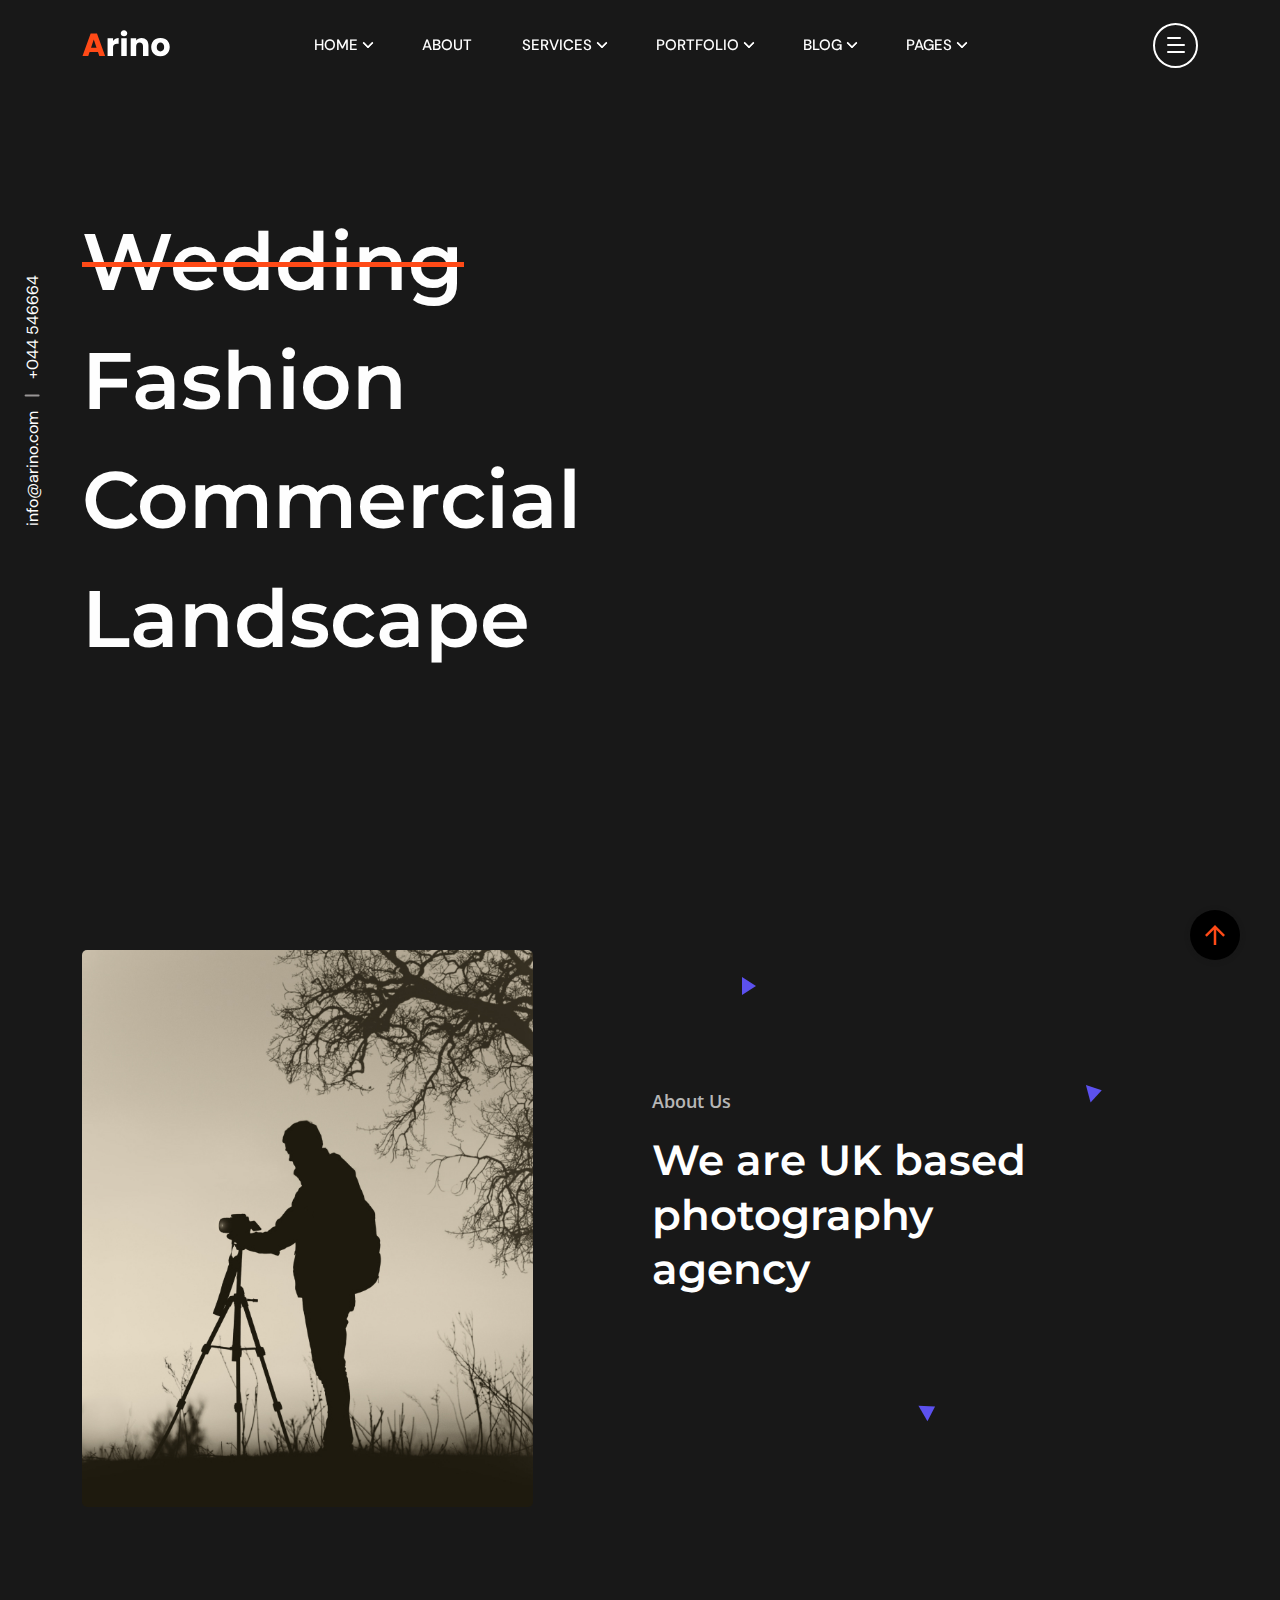
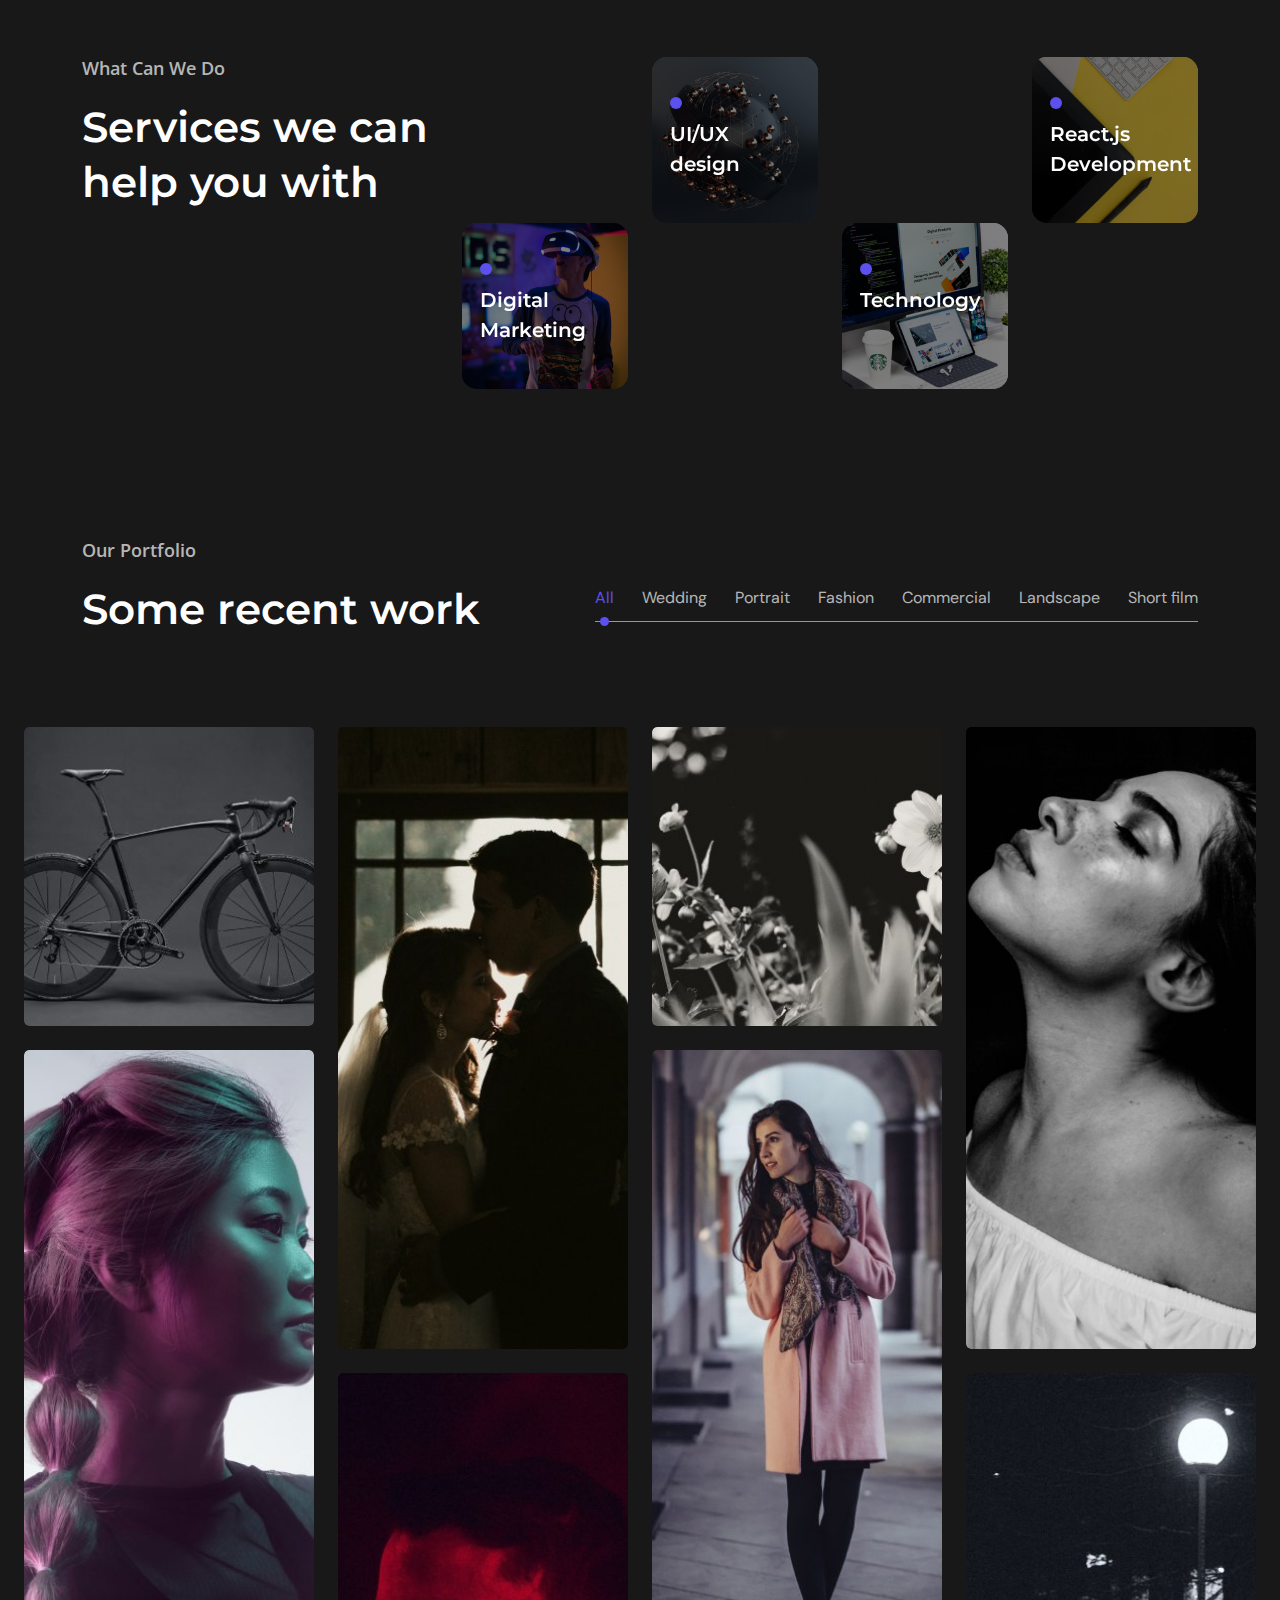
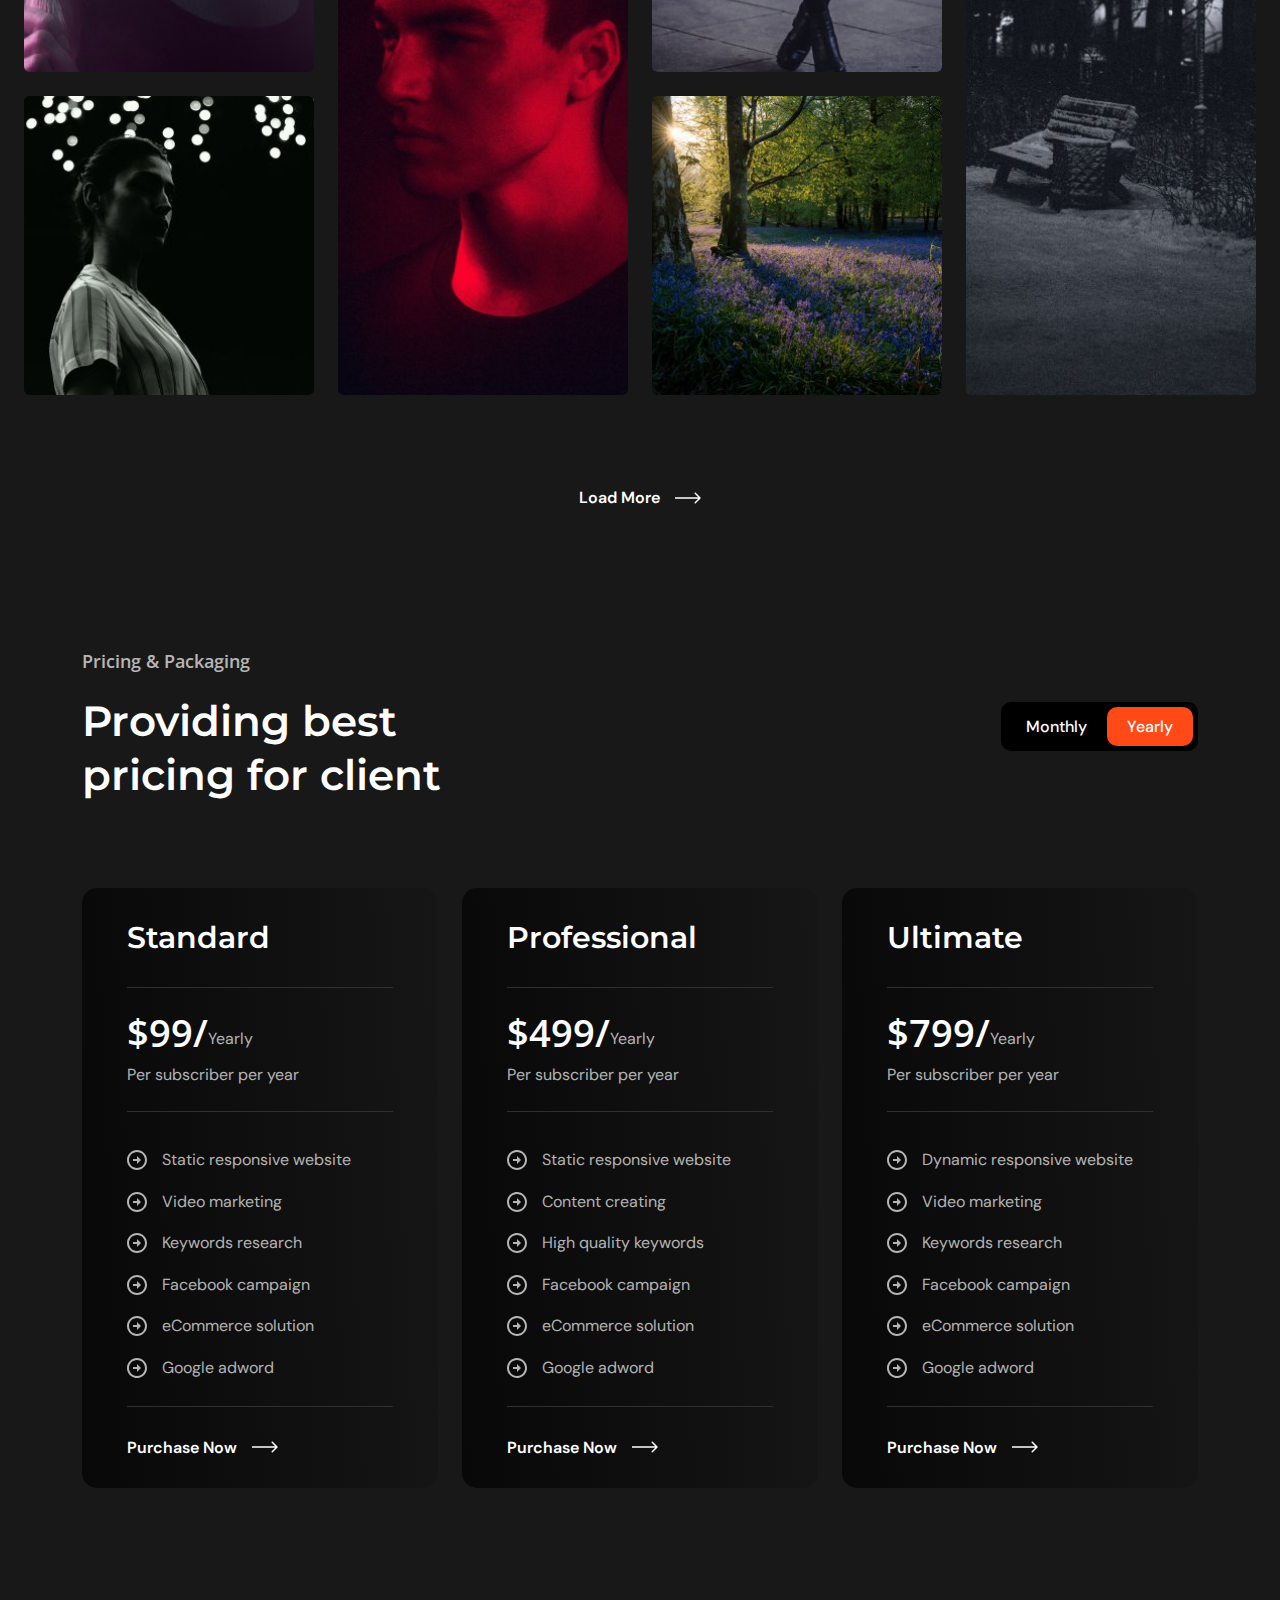
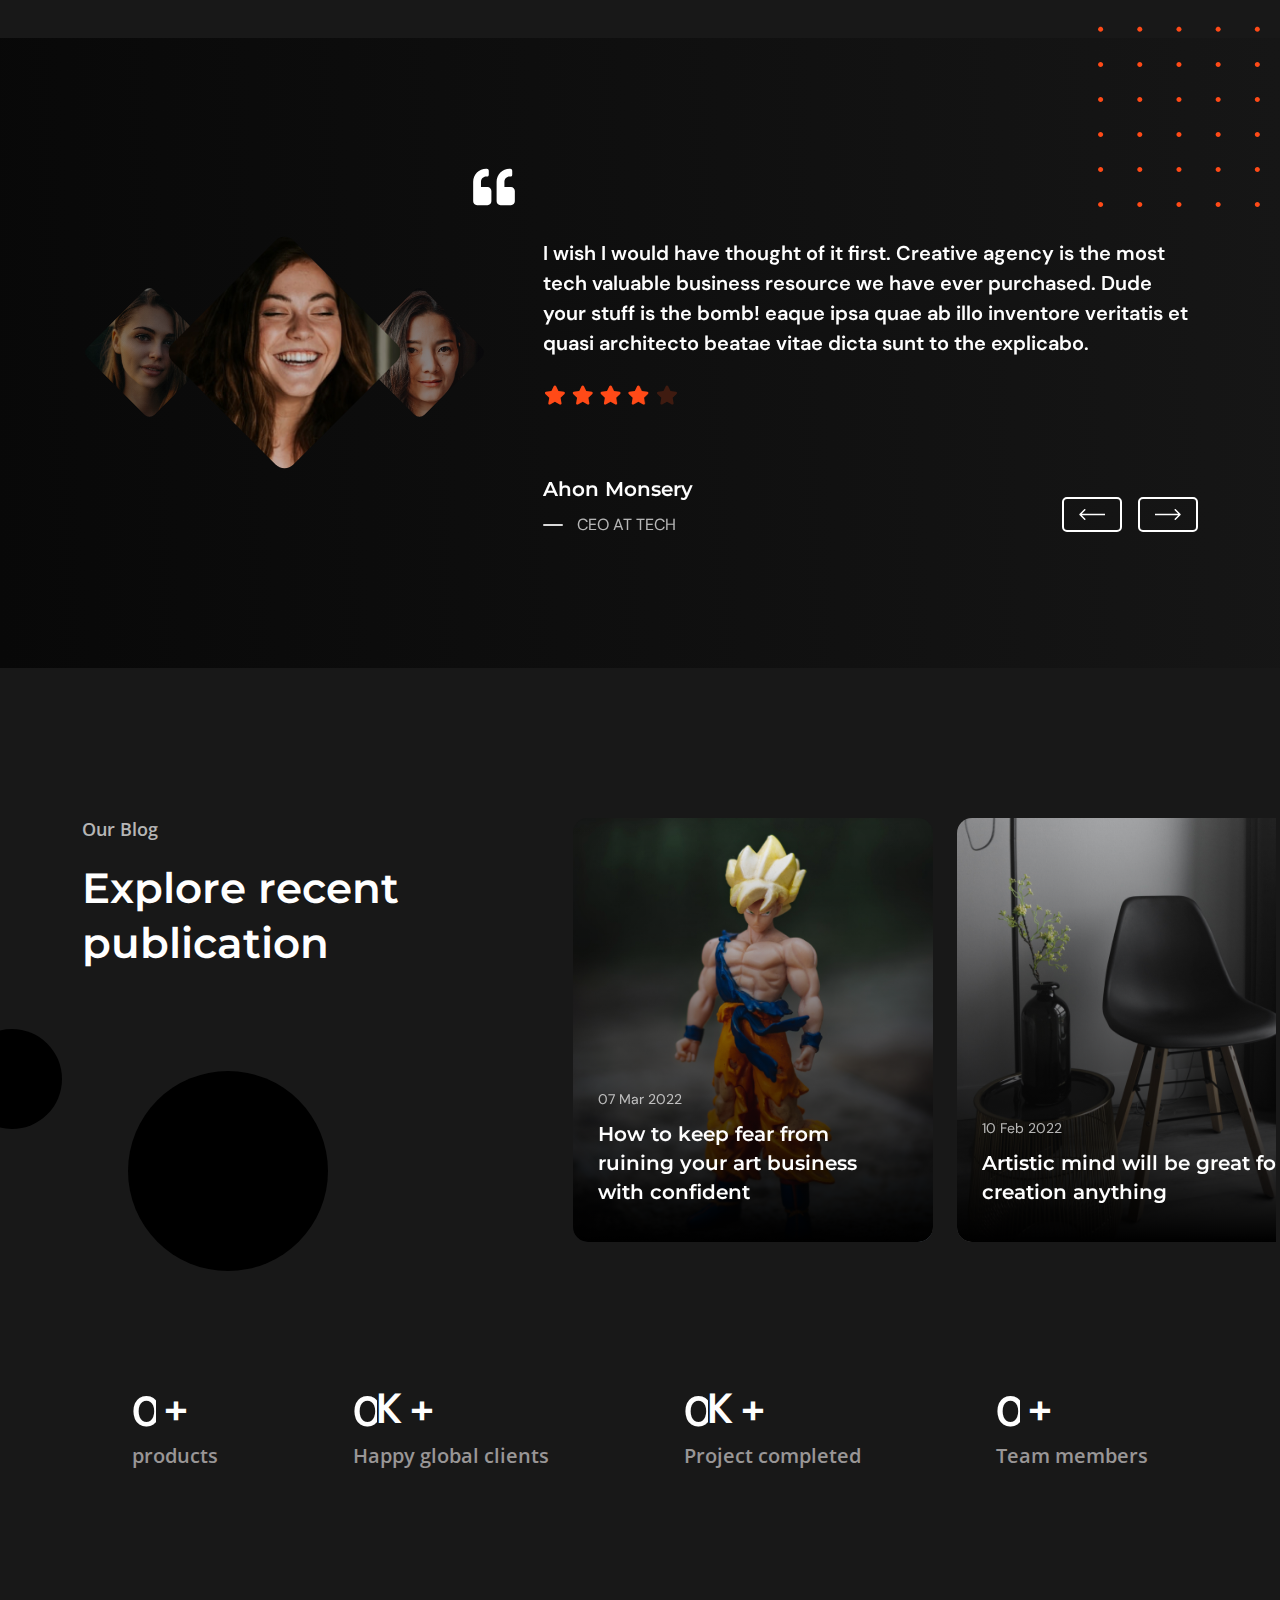
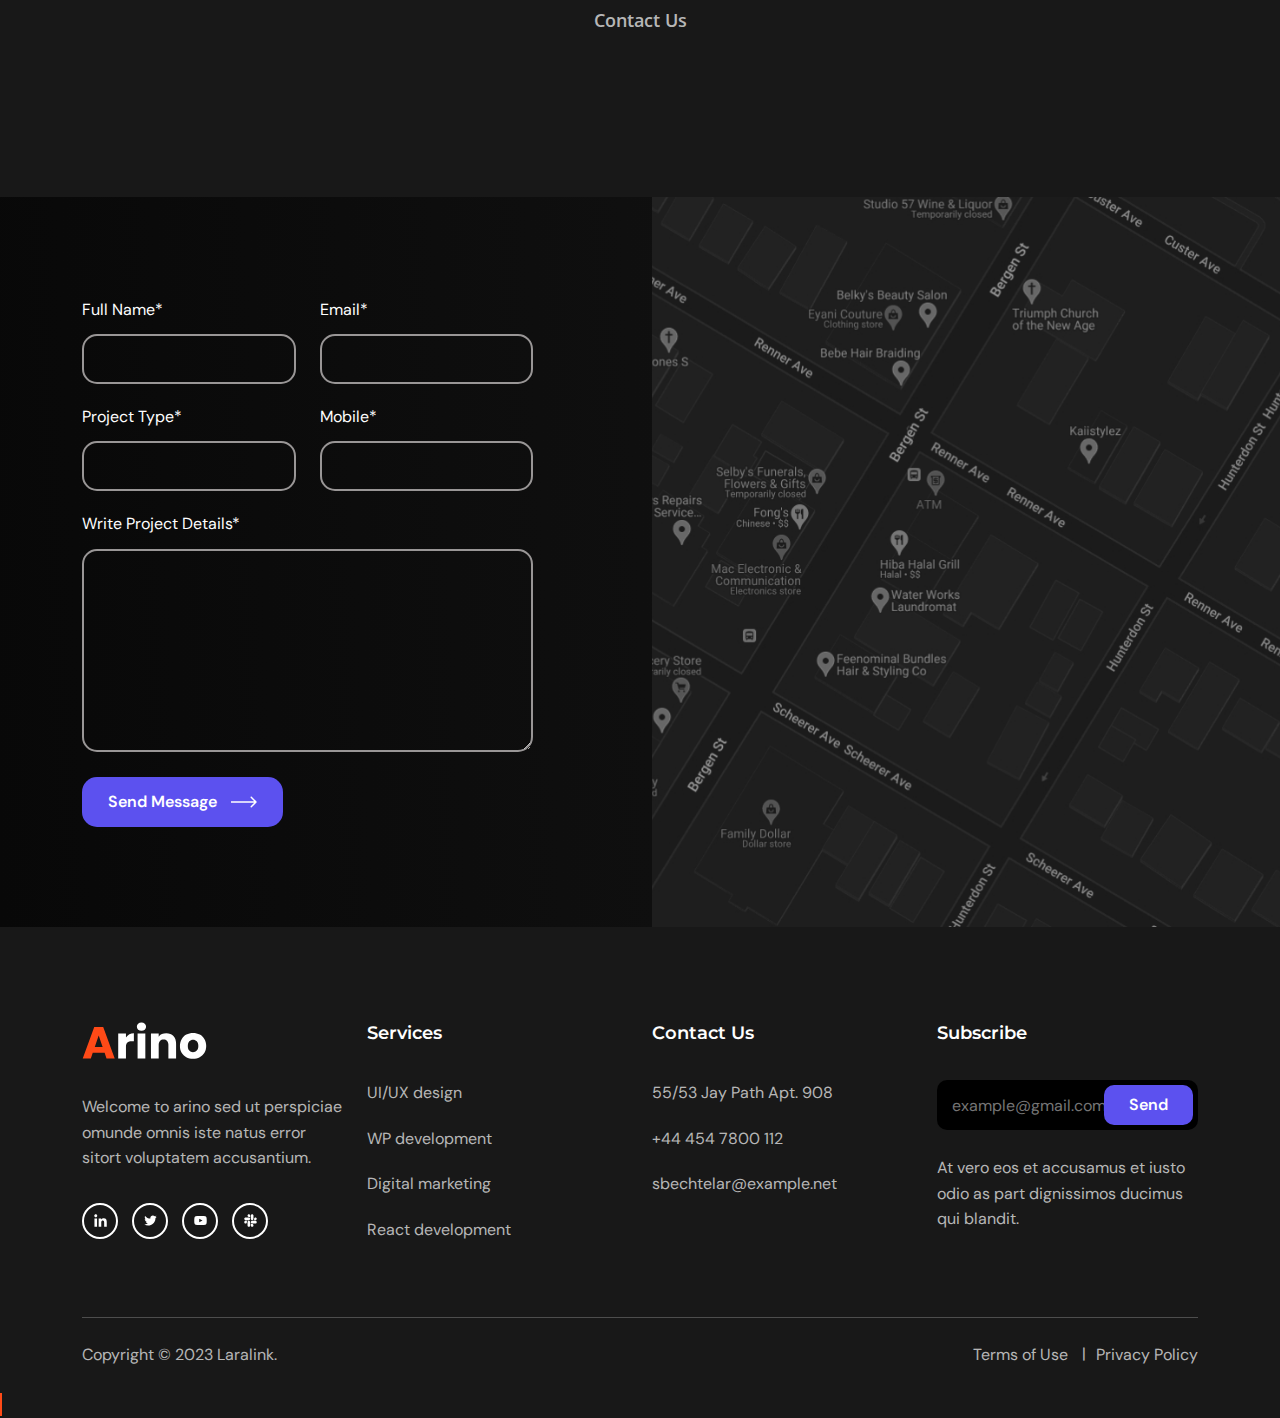
<file: photography-agency.html>
<!DOCTYPE html>
<html class="no-js" lang="en">
  <head>
    <!-- Meta Tags -->
    <meta charset="utf-8" />
    <meta http-equiv="x-ua-compatible" content="ie=edge" />
    <meta name="viewport" content="width=device-width, initial-scale=1" />
    <meta name="author" content="Laralink" />
    <!-- Favicon Icon -->
    <link rel="icon" href="assets/img/favicon.png" />
    <!-- Site Title -->
    <title>Arino - Creative Agency Template</title>
    <link rel="stylesheet" href="assets/css/plugins/bootstrap.min.css" />
    <link rel="stylesheet" href="assets/css/plugins/lightgallery.min.css" />
    <link rel="stylesheet" href="assets/css/plugins/slick.css" />
    <link rel="stylesheet" href="assets/css/plugins/lightgallery.min.css" />
    <link rel="stylesheet" href="assets/css/plugins/animate.css" />
    <link rel="stylesheet" href="assets/css/style.css" />
  </head>
  <body>
    <div class="cs-preloader cs-center">
      <div class="cs-preloader_in"></div>
    </div>
    <!-- Start Header Section -->
    <header class="cs-site_header cs-style1 text-uppercase cs-sticky_header">
      <div class="cs-main_header">
        <div class="container">
          <div class="cs-main_header_in">
            <div class="cs-main_header_left">
              <a class="cs-site_branding" href="index.html">
                <img src="assets/img/logo.svg" alt="Logo" />
              </a>
            </div>
            <div class="cs-main_header_center">
              <div class="cs-nav cs-primary_font cs-medium">
                <ul class="cs-nav_list">
                  <li class="menu-item-has-children cs-mega_menu">
                    <a href="index.html">Home</a>
                    <ul class="cs-mega_wrapper">
                      <li>
                        <ul>
                          <li>
                            <a href="index.html" class="cs-nav_list_img">
                              <img src="assets/img/demo/main-home.jpeg" alt="" />
                            </a>
                            <a href="index.html">Main Home</a>
                          </li>
                          <li>
                            <a href="showcase-portfolio.html" class="cs-nav_list_img">
                              <img src="assets/img/demo/showcase.jpeg" alt="" />
                            </a>
                            <a href="showcase-portfolio.html">Showcase Portfolio</a>
                          </li>
                        </ul>
                      </li>
                      <li>
                        <ul>
                          <li>
                            <a href="photography-agency.html" class="cs-nav_list_img">
                              <img src="assets/img/demo/photography-agency.jpeg" alt="" />
                            </a>
                            <a href="photography-agency.html">Photography Agency</a>
                          </li>
                          <li>
                            <a href="case-study-showcase.html" class="cs-nav_list_img">
                              <img src="assets/img/demo/case_study_showcase.jpeg" alt="" />
                            </a>
                            <a href="case-study-showcase.html">Case Study Showcase</a>
                          </li>
                        </ul>
                      </li>
                      <li>
                        <ul>
                          <li>
                            <a href="creative-portfolio.html" class="cs-nav_list_img">
                              <img src="assets/img/demo/portfolio.jpeg" alt="" />
                            </a>
                            <a href="creative-portfolio.html">Creative Portfolio</a>
                          </li>
                        </ul>
                      </li>
                      <li>
                        <ul>
                          <li>
                            <a href="digital-agency.html" class="cs-nav_list_img">
                              <img src="assets/img/demo/digital-agency.jpeg" alt="" />
                            </a>
                            <a href="digital-agency.html">Digital Agency</a>
                          </li>
                        </ul>
                      </li>
                      <li>
                        <ul>
                          <li>
                            <a href="marketing-agency.html" class="cs-nav_list_img">
                              <img src="assets/img/demo/marketing.jpeg" alt="" />
                            </a>
                            <a href="marketing-agency.html">Marketing Agency</a>
                          </li>
                        </ul>
                      </li>
                      <li>
                        <ul>
                          <li>
                            <a href="freelancer-agency.html" class="cs-nav_list_img">
                              <img src="assets/img/demo/freelancer-agency.jpeg" alt="" />
                              <span class="cs-header_badge">New</span>
                            </a>
                            <a href="freelancer-agency.html">Freelancing Agency</a>
                          </li>
                        </ul>
                      </li>
                      <li>
                        <ul>
                          <li>
                            <a href="https://arino-html-rtl.vercel.app" target="_blank" class="cs-nav_list_img">
                              <img src="assets/img/demo/rtl.jpeg" alt="" />
                              <span class="cs-header_badge">New</span>
                            </a>
                            <a href="https://arino-html-rtl.vercel.app" target="_blank">RTL Demo</a>
                          </li>
                        </ul>
                      </li>
                    </ul>
                  </li>
                  <li>
                    <a href="about.html">About</a>
                  </li>
                  <li class="menu-item-has-children">
                    <a href="service.html">Services</a>
                    <ul>
                      <li>
                        <a href="service.html">Services</a>
                      </li>
                      <li>
                        <a href="service-details.html">Service Details</a>
                      </li>
                    </ul>
                  </li>
                  <li class="menu-item-has-children">
                    <a href="portfolio.html">Portfolio</a>
                    <ul>
                      <li>
                        <a href="portfolio.html">Portfolio</a>
                      </li>
                      <li>
                        <a href="portfolio-details.html">Portfolio Details</a>
                      </li>
                    </ul>
                  </li>
                  <li class="menu-item-has-children">
                    <a href="blog.html">Blog</a>
                    <ul>
                      <li>
                        <a href="blog.html">Blog</a>
                      </li>
                      <li>
                        <a href="blog-details.html">Blog Details</a>
                      </li>
                    </ul>
                  </li>
                  <li class="menu-item-has-children">
                    <a href="#">Pages</a>
                    <ul>
                      <li>
                        <a href="contact.html">Contact</a>
                      </li>
                      <li>
                        <a href="team.html">Team</a>
                      </li>
                      <li>
                        <a href="team-details.html">Team Details</a>
                      </li>
                      <li>
                        <a href="case-study.html">Case Study Details</a>
                      </li>
                      <li>
                        <a href="faq.html">FAQ</a>
                      </li>
                    </ul>
                  </li>
                </ul>
              </div>
            </div>
            <div class="cs-main_header_right">
              <div class="cs-toolbox">
                <span class="cs-icon_btn">
                  <span class="cs-icon_btn_in">
                    <span></span>
                    <span></span>
                    <span></span>
                    <span></span>
                  </span>
                </span>
              </div>
            </div>
          </div>
        </div>
      </div>
    </header>
    <div class="cs-side_header">
      <button class="cs-close"></button>
      <div class="cs-side_header_overlay"></div>
      <div class="cs-side_header_in">
        <div class="cs-side_header_shape"></div>
        <a class="cs-site_branding" href="index.html">
          <img src="assets/img/footer_logo.svg" alt="Logo" />
        </a>
        <div class="cs-side_header_box">
          <h2 class="cs-side_header_heading"> Do you have a project in your <br /> mind? Keep connect us. </h2>
        </div>
        <div class="cs-side_header_box">
          <h3 class="cs-side_header_title cs-primary_color">Contact Us</h3>
          <ul class="cs-contact_info cs-style1 cs-mp0">
            <li>
              <svg width="18" height="18" viewBox="0 0 18 18" fill="none" xmlns="http://www.w3.org/2000/svg">
                <path d="M17 12.5C15.75 12.5 14.55 12.3 13.43 11.93C13.08 11.82 12.69 11.9 12.41 12.17L10.21 14.37C7.38 12.93 5.06 10.62 3.62 7.79L5.82 5.58C6.1 5.31 6.18 4.92 6.07 4.57C5.7 3.45 5.5 2.25 5.5 1C5.5 0.45 5.05 0 4.5 0H1C0.45 0 0 0.45 0 1C0 10.39 7.61 18 17 18C17.55 18 18 17.55 18 17V13.5C18 12.95 17.55 12.5 17 12.5ZM9 0V10L12 7H18V0H9Z" fill="#FF4A17" />
              </svg>
              <span>+44 454 7800 112</span>
            </li>
            <li>
              <svg width="20" height="18" viewBox="0 0 20 18" fill="none" xmlns="http://www.w3.org/2000/svg">
                <path d="M20 6.98V16C20 17.1 19.1 18 18 18H2C0.9 18 0 17.1 0 16V4C0 2.9 0.9 2 2 2H12.1C12.04 2.32 12 2.66 12 3C12 4.48 12.65 5.79 13.67 6.71L10 9L2 4V6L10 11L15.3 7.68C15.84 7.88 16.4 8 17 8C18.13 8 19.16 7.61 20 6.98ZM14 3C14 4.66 15.34 6 17 6C18.66 6 20 4.66 20 3C20 1.34 18.66 0 17 0C15.34 0 14 1.34 14 3Z" fill="#FF4A17" />
              </svg>
              <span>infotech@arino.com</span>
            </li>
            <li>
              <svg width="14" height="20" viewBox="0 0 14 20" fill="none" xmlns="http://www.w3.org/2000/svg">
                <path d="M7 0C3.13 0 0 3.13 0 7C0 12.25 7 20 7 20C7 20 14 12.25 14 7C14 3.13 10.87 0 7 0ZM7 9.5C5.62 9.5 4.5 8.38 4.5 7C4.5 5.62 5.62 4.5 7 4.5C8.38 4.5 9.5 5.62 9.5 7C9.5 8.38 8.38 9.5 7 9.5Z" fill="#FF4A17" />
              </svg>
              <span>50 Wall Street Suite, 44150 <br />Ohio, United States </span>
            </li>
          </ul>
        </div>
        <div class="cs-side_header_box">
          <h3 class="cs-side_header_title cs-primary_color">Subscribe</h3>
          <div class="cs-newsletter cs-style1">
            <form action="#" class="cs-newsletter_form">
              <input type="email" class="cs-newsletter_input" placeholder="example@gmail.com" />
              <button class="cs-newsletter_btn">
                <span>Send</span>
              </button>
            </form>
            <div class="cs-newsletter_text"> At vero eos et accusamus et iusto odio as part dignissimos ducimus qui blandit. </div>
          </div>
        </div>
        <div class="cs-side_header_box">
          <div class="cs-social_btns cs-style1">
            <a href="#" class="cs-center">
              <svg width="15" height="15" viewBox="0 0 15 15" fill="none" xmlns="http://www.w3.org/2000/svg">
                <path d="M4.04799 13.7497H1.45647V5.4043H4.04799V13.7497ZM2.75084 4.2659C1.92215 4.2659 1.25 3.57952 1.25 2.75084C1.25 2.35279 1.40812 1.97105 1.68958 1.68958C1.97105 1.40812 2.35279 1.25 2.75084 1.25C3.14888 1.25 3.53063 1.40812 3.81209 1.68958C4.09355 1.97105 4.25167 2.35279 4.25167 2.75084C4.25167 3.57952 3.57924 4.2659 2.75084 4.2659ZM13.7472 13.7497H11.1613V9.68722C11.1613 8.71903 11.1417 7.4774 9.81389 7.4774C8.46652 7.4774 8.26004 8.5293 8.26004 9.61747V13.7497H5.67132V5.4043H8.15681V6.54269H8.19308C8.53906 5.887 9.38421 5.19503 10.6451 5.19503C13.2679 5.19503 13.75 6.92215 13.75 9.16546V13.7497H13.7472Z" fill="white"></path>
              </svg>
            </a>
            <a href="#" class="cs-center">
              <svg width="13" height="11" viewBox="0 0 13 11" fill="none" xmlns="http://www.w3.org/2000/svg">
                <path d="M11.4651 2.95396C11.4731 3.065 11.4731 3.17606 11.4731 3.2871C11.4731 6.67383 8.89535 10.5761 4.18402 10.5761C2.73255 10.5761 1.38421 10.1557 0.25 9.42608C0.456226 9.44986 0.654494 9.4578 0.868655 9.4578C2.06629 9.4578 3.16879 9.0533 4.04918 8.36326C2.92291 8.33946 1.97906 7.60183 1.65386 6.5866C1.81251 6.61038 1.97112 6.62624 2.1377 6.62624C2.36771 6.62624 2.59774 6.59451 2.81188 6.53901C1.63802 6.30105 0.757595 5.26996 0.757595 4.02472V3.99301C1.09864 4.18336 1.49524 4.30233 1.91558 4.31818C1.22554 3.85814 0.773464 3.07294 0.773464 2.1846C0.773464 1.70872 0.900344 1.27249 1.12244 0.891774C2.38355 2.44635 4.27919 3.46156 6.40481 3.57262C6.36516 3.38226 6.34136 3.184 6.34136 2.9857C6.34136 1.57388 7.4835 0.423828 8.90323 0.423828C9.64086 0.423828 10.3071 0.733156 10.7751 1.23284C11.354 1.1218 11.9093 0.907643 12.401 0.614185C12.2106 1.20906 11.8061 1.70875 11.2748 2.02598C11.7903 1.97049 12.29 1.82769 12.75 1.62942C12.4011 2.13702 11.9648 2.5891 11.4651 2.95396V2.95396Z" fill="white"></path>
              </svg>
            </a>
            <a href="#" class="cs-center">
              <svg width="13" height="9" viewBox="0 0 13 9" fill="none" xmlns="http://www.w3.org/2000/svg">
                <path d="M12.4888 1.48066C12.345 0.939353 11.9215 0.513038 11.3837 0.368362C10.4089 0.105469 6.5 0.105469 6.5 0.105469C6.5 0.105469 2.59116 0.105469 1.61633 0.368362C1.07853 0.513061 0.65496 0.939353 0.5112 1.48066C0.25 2.4618 0.25 4.50887 0.25 4.50887C0.25 4.50887 0.25 6.55595 0.5112 7.53709C0.65496 8.0784 1.07853 8.48695 1.61633 8.63163C2.59116 8.89452 6.5 8.89452 6.5 8.89452C6.5 8.89452 10.4088 8.89452 11.3837 8.63163C11.9215 8.48695 12.345 8.0784 12.4888 7.53709C12.75 6.55595 12.75 4.50887 12.75 4.50887C12.75 4.50887 12.75 2.4618 12.4888 1.48066V1.48066ZM5.22158 6.36746V2.65029L8.48861 4.50892L5.22158 6.36746V6.36746Z" fill="white"></path>
              </svg>
            </a>
            <a href="#" class="cs-center">
              <svg width="13" height="13" viewBox="0 0 13 13" fill="none" xmlns="http://www.w3.org/2000/svg">
                <path d="M2.87612 8.149C2.87612 8.87165 2.28571 9.46205 1.56306 9.46205C0.840402 9.46205 0.25 8.87165 0.25 8.149C0.25 7.42634 0.840402 6.83594 1.56306 6.83594H2.87612V8.149ZM3.53795 8.149C3.53795 7.42634 4.12835 6.83594 4.851 6.83594C5.57366 6.83594 6.16406 7.42634 6.16406 8.149V11.4369C6.16406 12.1596 5.57366 12.75 4.851 12.75C4.12835 12.75 3.53795 12.1596 3.53795 11.4369V8.149ZM4.851 2.87612C4.12835 2.87612 3.53795 2.28571 3.53795 1.56306C3.53795 0.840402 4.12835 0.25 4.851 0.25C5.57366 0.25 6.16406 0.840402 6.16406 1.56306V2.87612H4.851V2.87612ZM4.851 3.53795C5.57366 3.53795 6.16406 4.12835 6.16406 4.851C6.16406 5.57366 5.57366 6.16406 4.851 6.16406H1.56306C0.840402 6.16406 0.25 5.57366 0.25 4.851C0.25 4.12835 0.840402 3.53795 1.56306 3.53795H4.851V3.53795ZM10.1239 4.851C10.1239 4.12835 10.7143 3.53795 11.4369 3.53795C12.1596 3.53795 12.75 4.12835 12.75 4.851C12.75 5.57366 12.1596 6.16406 11.4369 6.16406H10.1239V4.851V4.851ZM9.46205 4.851C9.46205 5.57366 8.87165 6.16406 8.149 6.16406C7.42634 6.16406 6.83594 5.57366 6.83594 4.851V1.56306C6.83594 0.840402 7.42634 0.25 8.149 0.25C8.87165 0.25 9.46205 0.840402 9.46205 1.56306V4.851V4.851ZM8.149 10.1239C8.87165 10.1239 9.46205 10.7143 9.46205 11.4369C9.46205 12.1596 8.87165 12.75 8.149 12.75C7.42634 12.75 6.83594 12.1596 6.83594 11.4369V10.1239H8.149ZM8.149 9.46205C7.42634 9.46205 6.83594 8.87165 6.83594 8.149C6.83594 7.42634 7.42634 6.83594 8.149 6.83594H11.4369C12.1596 6.83594 12.75 7.42634 12.75 8.149C12.75 8.87165 12.1596 9.46205 11.4369 9.46205H8.149Z" fill="white"></path>
              </svg>
            </a>
          </div>
        </div>
      </div>
    </div>
    <!-- End Header Section -->
    <!-- Start Hero -->
    <div class="cs-hero cs-style2" id="home">
      <div class="container">
        <div class="cs-hero_tab">
          <div class="cs-hero_tab_item cs-hover_tab active">
            <div class="cs-hero_tab_img cs-bg" data-src="assets/img/wedding.jpeg"></div>
            <h2>
              <a href="service-details.html">Wedding</a>
            </h2>
          </div>
          <div class="cs-hero_tab_item cs-hover_tab">
            <div class="cs-hero_tab_img cs-bg" data-src="assets/img/fashion.jpeg"></div>
            <h2>
              <a href="service-details.html">Fashion</a>
            </h2>
          </div>
          <div class="cs-hero_tab_item cs-hover_tab">
            <div class="cs-hero_tab_img cs-bg" data-src="assets/img/commercial.jpeg"></div>
            <h2>
              <a href="service-details.html">Commercial</a>
            </h2>
          </div>
          <div class="cs-hero_tab_item cs-hover_tab">
            <div class="cs-hero_tab_img cs-bg" data-src="assets/img/landscape.jpeg"></div>
            <h2>
              <a href="service-details.html">Landscape</a>
            </h2>
          </div>
        </div>
      </div>
      <div class="cs-hero_social_wrap cs-left_side cs-primary_font cs-primary_color">
        <ul class="cs-hero_social_links">
          <li>
            <a href="">info@arino.com</a>
          </li>
          <li>
            <a href="">+044 546664</a>
          </li>
        </ul>
      </div>
    </div>
    <!-- End Hero -->
    <!-- Start About Us -->
    <div class="cs-shape_wrap_5">
      <div class="cs-shape_1"></div>
      <div class="cs-shape_1"></div>
      <div class="cs-shape_1"></div>
      <div class="cs-height_150 cs-height_lg_80"></div>
      <div class="container">
        <div class="row align-items-center cs-column_reverse_lg">
          <div class="col-lg-5">
            <div class="cs-height_0 cs-height_lg_40"></div>
            <img src="assets/img/about_img_5.jpeg" alt="About" class="cs-w100 cs-radius_5" />
          </div>
          <div class="col-lg-6 offset-lg-1">
            <div class="cs-section_heading cs-style1">
              <h3 class="cs-section_subtitle">About Us</h3>
              <h2 class="cs-section_title"> We are UK based <br />photography <br />agency </h2>
              <div class="cs-height_45 cs-height_lg_20"></div>
              <a href="about.html" class="cs-text_btn wow fadeInLeft" data-wow-duration="0.8s" data-wow-delay="0.2s">
                <span>Learn More</span>
                <svg width="26" height="12" viewBox="0 0 26 12" fill="none" xmlns="http://www.w3.org/2000/svg">
                  <path d="M25.5303 6.53033C25.8232 6.23744 25.8232 5.76256 25.5303 5.46967L20.7574 0.696699C20.4645 0.403806 19.9896 0.403806 19.6967 0.696699C19.4038 0.989593 19.4038 1.46447 19.6967 1.75736L23.9393 6L19.6967 10.2426C19.4038 10.5355 19.4038 11.0104 19.6967 11.3033C19.9896 11.5962 20.4645 11.5962 20.7574 11.3033L25.5303 6.53033ZM0 6.75H25V5.25H0V6.75Z" fill="currentColor"></path>
                </svg>
              </a>
            </div>
          </div>
        </div>
      </div>
    </div>
    <!-- End About Us -->
    <!-- Start Service Section -->
    <section id="service">
      <div class="cs-height_150 cs-height_lg_80"></div>
      <div class="container">
        <div class="row">
          <div class="col-xl-4">
            <div class="cs-section_heading cs-style1">
              <h3 class="cs-section_subtitle">What Can We Do</h3>
              <h2 class="cs-section_title">Services we can help you with</h2>
              <div class="cs-height_45 cs-height_lg_20"></div>
              <a href="service.html" class="cs-text_btn wow fadeInLeft" data-wow-duration="0.8s" data-wow-delay="0.2s">
                <span>See All Services</span>
                <svg width="26" height="12" viewBox="0 0 26 12" fill="none" xmlns="http://www.w3.org/2000/svg">
                  <path d="M25.5303 6.53033C25.8232 6.23744 25.8232 5.76256 25.5303 5.46967L20.7574 0.696699C20.4645 0.403806 19.9896 0.403806 19.6967 0.696699C19.4038 0.989593 19.4038 1.46447 19.6967 1.75736L23.9393 6L19.6967 10.2426C19.4038 10.5355 19.4038 11.0104 19.6967 11.3033C19.9896 11.5962 20.4645 11.5962 20.7574 11.3033L25.5303 6.53033ZM0 6.75H25V5.25H0V6.75Z" fill="currentColor"></path>
                </svg>
              </a>
            </div>
            <div class="cs-height_90 cs-height_lg_45"></div>
          </div>
          <div class="col-xl-8">
            <div class="row">
              <div class="col-lg-3 col-sm-6 cs-hidden_mobile"></div>
              <div class="col-lg-3 col-sm-6">
                <div class="cs-hobble">
                  <a href="service-details.html" class="cs-card cs-style1 cs-hover_layer1">
                    <img src="assets/img/service_1.jpeg" alt="Service" />
                    <div class="cs-card_overlay"></div>
                    <div class="cs-card_info">
                      <span class="cs-hover_layer3 cs-accent_bg"></span>
                      <h2 class="cs-card_title">UI/UX design</h2>
                    </div>
                  </a>
                </div>
                <div class="cs-height_0 cs-height_lg_30"></div>
              </div>
              <div class="col-lg-3 col-sm-6 cs-hidden_mobile"></div>
              <div class="col-lg-3 col-sm-6">
                <div class="cs-hobble">
                  <a href="service-details.html" class="cs-card cs-style1 cs-hover_layer1">
                    <img src="assets/img/service_2.jpeg" alt="Service" />
                    <div class="cs-card_overlay"></div>
                    <div class="cs-card_info">
                      <span class="cs-hover_layer3 cs-accent_bg"></span>
                      <h2 class="cs-card_title">React.js Development</h2>
                    </div>
                  </a>
                </div>
                <div class="cs-height_0 cs-height_lg_30"></div>
              </div>
              <div class="col-lg-3 col-sm-6">
                <div class="cs-hobble">
                  <a href="service-details.html" class="cs-card cs-style1 cs-hover_layer1">
                    <img src="assets/img/service_3.jpeg" alt="Service" />
                    <div class="cs-card_overlay"></div>
                    <div class="cs-card_info">
                      <span class="cs-hover_layer3 cs-accent_bg"></span>
                      <h2 class="cs-card_title">Digital Marketing</h2>
                    </div>
                  </a>
                </div>
                <div class="cs-height_0 cs-height_lg_30"></div>
              </div>
              <div class="col-lg-3 col-sm-6 cs-hidden_mobile"></div>
              <div class="col-lg-3 col-sm-6">
                <div class="cs-hobble">
                  <a href="service-details.html" class="cs-card cs-style1 cs-hover_layer1">
                    <img src="assets/img/service_4.jpeg" alt="Service" />
                    <div class="cs-card_overlay"></div>
                    <div class="cs-card_info">
                      <span class="cs-hover_layer3 cs-accent_bg"></span>
                      <h2 class="cs-card_title">Technology</h2>
                    </div>
                  </a>
                </div>
                <div class="cs-height_0 cs-height_lg_30"></div>
              </div>
              <div class="col-lg-3 col-sm-6 cs-hidden_mobile"></div>
            </div>
          </div>
        </div>
      </div>
      <div class="cs-height_150 cs-height_lg_50"></div>
    </section>
    <!-- End Service Section -->
    <!-- Start Portfolio -->
    <div class="container">
      <div class="cs-portfolio_1_heading">
        <div class="cs-section_heading cs-style1">
          <h3 class="cs-section_subtitle">Our Portfolio</h3>
          <h2 class="cs-section_title">Some recent work</h2>
        </div>
        <div class="cs-isotop_filter cs-style1">
          <ul class="cs-mp0 cs-center">
            <li class="active">
              <a href="#" data-filter="*">All</a>
            </li>
            <li>
              <a href="#" data-filter=".wedding">Wedding</a>
            </li>
            <li>
              <a href="#" data-filter=".portrait">Portrait</a>
            </li>
            <li>
              <a href="#" data-filter=".fashion">Fashion</a>
            </li>
            <li>
              <a href="#" data-filter=".commercial">Commercial</a>
            </li>
            <li>
              <a href="#" data-filter=".landscape">Landscape</a>
            </li>
            <li>
              <a href="#" data-filter=".short_film">Short film</a>
            </li>
          </ul>
        </div>
      </div>
      <div class="cs-height_90 cs-height_lg_45"></div>
    </div>
    <div class="container-fluid">
      <div class="container-fluid">
        <div class="cs-isotop cs-style1 cs-isotop_col_4 cs-has_gutter_24 cs-lightgallery">
          <div class="cs-grid_sizer"></div>
          <div class="cs-isotop_item wedding landscape">
            <a href="assets/img/portfolio_21_lg.jpeg" class="cs-portfolio cs-style1 cs-lightbox_item cs-size1 cs-type2">
              <div class="cs-portfolio_hover"></div>
              <span class="cs-plus"></span>
              <div class="cs-portfolio_bg cs-bg" data-src="assets/img/portfolio_21.jpeg"></div>
              <div class="cs-portfolio_info">
                <div class="cs-portfolio_info_bg cs-accent_bg"></div>
                <h2 class="cs-portfolio_title">Colorful Art Work</h2>
                <div class="cs-portfolio_subtitle">View Large</div>
              </div>
            </a>
          </div>
          <!-- .cs-isotop_item -->
          <div class="cs-isotop_item portrait short_film">
            <a href="assets/img/portfolio_22_lg.jpeg" class="cs-portfolio cs-style1 cs-lightbox_item cs-size2 cs-type2">
              <div class="cs-portfolio_hover"></div>
              <span class="cs-plus"></span>
              <div class="cs-portfolio_bg cs-bg" data-src="assets/img/portfolio_22.jpeg"></div>
              <div class="cs-portfolio_info">
                <div class="cs-portfolio_info_bg cs-accent_bg"></div>
                <h2 class="cs-portfolio_title">Colorful Art Work</h2>
                <div class="cs-portfolio_subtitle">View Large</div>
              </div>
            </a>
          </div>
          <!-- .cs-isotop_item -->
          <div class="cs-isotop_item wedding landscape">
            <a href="assets/img/portfolio_23_lg.jpeg" class="cs-portfolio cs-style1 cs-lightbox_item cs-size1 cs-type2">
              <div class="cs-portfolio_hover"></div>
              <span class="cs-plus"></span>
              <div class="cs-portfolio_bg cs-bg" data-src="assets/img/portfolio_23.jpeg"></div>
              <div class="cs-portfolio_info">
                <div class="cs-portfolio_info_bg cs-accent_bg"></div>
                <h2 class="cs-portfolio_title">Colorful Art Work</h2>
                <div class="cs-portfolio_subtitle">View Large</div>
              </div>
            </a>
          </div>
          <!-- .cs-isotop_item -->
          <div class="cs-isotop_item fashion">
            <a href="assets/img/portfolio_24_lg.jpeg" class="cs-portfolio cs-style1 cs-lightbox_item cs-size2 cs-type2">
              <div class="cs-portfolio_hover"></div>
              <span class="cs-plus"></span>
              <div class="cs-portfolio_bg cs-bg" data-src="assets/img/portfolio_24.jpeg"></div>
              <div class="cs-portfolio_info">
                <div class="cs-portfolio_info_bg cs-accent_bg"></div>
                <h2 class="cs-portfolio_title">Colorful Art Work</h2>
                <div class="cs-portfolio_subtitle">View Large</div>
              </div>
            </a>
          </div>
          <!-- .cs-isotop_item -->
          <div class="cs-isotop_item portrait">
            <a href="assets/img/portfolio_25_lg.jpeg" class="cs-portfolio cs-style1 cs-lightbox_item cs-size2 cs-type2">
              <div class="cs-portfolio_hover"></div>
              <span class="cs-plus"></span>
              <div class="cs-portfolio_bg cs-bg" data-src="assets/img/portfolio_25.jpeg"></div>
              <div class="cs-portfolio_info">
                <div class="cs-portfolio_info_bg cs-accent_bg"></div>
                <h2 class="cs-portfolio_title">Colorful Art Work</h2>
                <div class="cs-portfolio_subtitle">View Large</div>
              </div>
            </a>
          </div>
          <!-- .cs-isotop_item -->
          <div class="cs-isotop_item commercial">
            <a href="assets/img/portfolio_26_lg.jpeg" class="cs-portfolio cs-style1 cs-lightbox_item cs-size2 cs-type2">
              <div class="cs-portfolio_hover"></div>
              <span class="cs-plus"></span>
              <div class="cs-portfolio_bg cs-bg" data-src="assets/img/portfolio_26.jpeg"></div>
              <div class="cs-portfolio_info">
                <div class="cs-portfolio_info_bg cs-accent_bg"></div>
                <h2 class="cs-portfolio_title">Colorful Art Work</h2>
                <div class="cs-portfolio_subtitle">View Large</div>
              </div>
            </a>
          </div>
          <!-- .cs-isotop_item -->
          <div class="cs-isotop_item portrait short_film">
            <a href="assets/img/portfolio_27_lg.jpeg" class="cs-portfolio cs-style1 cs-lightbox_item cs-size2 cs-type2">
              <div class="cs-portfolio_hover"></div>
              <span class="cs-plus"></span>
              <div class="cs-portfolio_bg cs-bg" data-src="assets/img/portfolio_27.jpeg"></div>
              <div class="cs-portfolio_info">
                <div class="cs-portfolio_info_bg cs-accent_bg"></div>
                <h2 class="cs-portfolio_title">Colorful Art Work</h2>
                <div class="cs-portfolio_subtitle">View Large</div>
              </div>
            </a>
          </div>
          <!-- .cs-isotop_item -->
          <div class="cs-isotop_item wedding">
            <a href="assets/img/portfolio_28_lg.jpeg" class="cs-portfolio cs-style1 cs-lightbox_item cs-size2 cs-type2">
              <div class="cs-portfolio_hover"></div>
              <span class="cs-plus"></span>
              <div class="cs-portfolio_bg cs-bg" data-src="assets/img/portfolio_28.jpeg"></div>
              <div class="cs-portfolio_info">
                <div class="cs-portfolio_info_bg cs-accent_bg"></div>
                <h2 class="cs-portfolio_title">Colorful Art Work</h2>
                <div class="cs-portfolio_subtitle">View Large</div>
              </div>
            </a>
          </div>
          <!-- .cs-isotop_item -->
          <div class="cs-isotop_item fashion short_film">
            <a href="assets/img/portfolio_29_lg.jpeg" class="cs-portfolio cs-style1 cs-lightbox_item cs-size1 cs-type2">
              <div class="cs-portfolio_hover"></div>
              <span class="cs-plus"></span>
              <div class="cs-portfolio_bg cs-bg" data-src="assets/img/portfolio_29.jpeg"></div>
              <div class="cs-portfolio_info">
                <div class="cs-portfolio_info_bg cs-accent_bg"></div>
                <h2 class="cs-portfolio_title">Colorful Art Work</h2>
                <div class="cs-portfolio_subtitle">View Large</div>
              </div>
            </a>
          </div>
          <!-- .cs-isotop_item -->
          <div class="cs-isotop_item fashion commercial landscape">
            <a href="assets/img/portfolio_30_lg.jpeg" class="cs-portfolio cs-style1 cs-lightbox_item cs-size1 cs-type2">
              <div class="cs-portfolio_hover"></div>
              <span class="cs-plus"></span>
              <div class="cs-portfolio_bg cs-bg" data-src="assets/img/portfolio_30.jpeg"></div>
              <div class="cs-portfolio_info">
                <div class="cs-portfolio_info_bg cs-accent_bg"></div>
                <h2 class="cs-portfolio_title">Colorful Art Work</h2>
                <div class="cs-portfolio_subtitle">View Large</div>
              </div>
            </a>
          </div>
          <!-- .cs-isotop_item -->
        </div>
      </div>
    </div>
    <div class="cs-height_90 cs-height_lg_40"></div>
    <div class="text-center">
      <a href="portfolio.html" class="cs-text_btn">
        <span>Load More</span>
        <svg width="26" height="12" viewBox="0 0 26 12" fill="none" xmlns="http://www.w3.org/2000/svg">
          <path d="M25.5303 6.53033C25.8232 6.23744 25.8232 5.76256 25.5303 5.46967L20.7574 0.696699C20.4645 0.403806 19.9896 0.403806 19.6967 0.696699C19.4038 0.989593 19.4038 1.46447 19.6967 1.75736L23.9393 6L19.6967 10.2426C19.4038 10.5355 19.4038 11.0104 19.6967 11.3033C19.9896 11.5962 20.4645 11.5962 20.7574 11.3033L25.5303 6.53033ZM0 6.75H25V5.25H0V6.75Z" fill="currentColor"></path>
        </svg>
      </a>
    </div>
    <!-- End Portfolio -->
    <div class="cs-height_140 cs-height_lg_70"></div>
    <!-- Start Pricing Plan -->
    <section>
      <div class="container">
        <div class="cs-tabs cs-style1">
          <div class="cs-tabs_heading">
            <div class="cs-section_heading cs-style1">
              <h3 class="cs-section_subtitle">Pricing & Packaging</h3>
              <h2 class="cs-section_title"> Providing best <br />pricing for client </h2>
            </div>
            <ul class="cs-tab_links cs-style1 cs-mp0 cs-primary_font">
              <li>
                <a href="#tab_1">Monthly</a>
              </li>
              <li class="active">
                <a href="#tab_2">Yearly</a>
              </li>
            </ul>
          </div>
          <!-- .cs-tabs_heading -->
          <div class="cs-height_85 cs-height_lg_40"></div>
          <div class="cs-tab_body">
            <div class="cs-tab" id="tab_1">
              <div class="row">
                <div class="col-lg-4">
                  <div class="cs-pricing_table cs-style1">
                    <h2 class="cs-pricing_title">Standard</h2>
                    <div class="cs-pricing_info">
                      <div class="cs-price">
                        <h3 class="cs-white_color">$59/</h3>
                        <span class="cs-accent_color">Yearly</span>
                      </div>
                      <div class="cs-price_text">Per subscriber per year</div>
                    </div>
                    <ul class="cs-pricing_feature cs-mp0">
                      <li>
                        <span class="cs-feature_icon cs-accent_color">
                          <svg width="20" height="20" viewBox="0 0 20 20" fill="none" xmlns="http://www.w3.org/2000/svg">
                            <path d="M2 10C2 5.59 5.59 2 10 2C14.41 2 18 5.59 18 10C18 14.41 14.41 18 10 18C5.59 18 2 14.41 2 10ZM0 10C0 15.52 4.48 20 10 20C15.52 20 20 15.52 20 10C20 4.48 15.52 0 10 0C4.48 0 0 4.48 0 10ZM10 9H6L6 11H10V14L14 10L10 6L10 9Z" fill="currentColor" />
                          </svg>
                        </span>
                        <span>Static responsive website</span>
                      </li>
                      <li>
                        <span class="cs-feature_icon cs-accent_color">
                          <svg width="20" height="20" viewBox="0 0 20 20" fill="none" xmlns="http://www.w3.org/2000/svg">
                            <path d="M2 10C2 5.59 5.59 2 10 2C14.41 2 18 5.59 18 10C18 14.41 14.41 18 10 18C5.59 18 2 14.41 2 10ZM0 10C0 15.52 4.48 20 10 20C15.52 20 20 15.52 20 10C20 4.48 15.52 0 10 0C4.48 0 0 4.48 0 10ZM10 9H6L6 11H10V14L14 10L10 6L10 9Z" fill="currentColor" />
                          </svg>
                        </span>
                        <span>Video marketing</span>
                      </li>
                      <li>
                        <span class="cs-feature_icon cs-accent_color">
                          <svg width="20" height="20" viewBox="0 0 20 20" fill="none" xmlns="http://www.w3.org/2000/svg">
                            <path d="M2 10C2 5.59 5.59 2 10 2C14.41 2 18 5.59 18 10C18 14.41 14.41 18 10 18C5.59 18 2 14.41 2 10ZM0 10C0 15.52 4.48 20 10 20C15.52 20 20 15.52 20 10C20 4.48 15.52 0 10 0C4.48 0 0 4.48 0 10ZM10 9H6L6 11H10V14L14 10L10 6L10 9Z" fill="currentColor" />
                          </svg>
                        </span>
                        <span>Keywords research</span>
                      </li>
                      <li>
                        <span class="cs-feature_icon cs-accent_color">
                          <svg width="20" height="20" viewBox="0 0 20 20" fill="none" xmlns="http://www.w3.org/2000/svg">
                            <path d="M2 10C2 5.59 5.59 2 10 2C14.41 2 18 5.59 18 10C18 14.41 14.41 18 10 18C5.59 18 2 14.41 2 10ZM0 10C0 15.52 4.48 20 10 20C15.52 20 20 15.52 20 10C20 4.48 15.52 0 10 0C4.48 0 0 4.48 0 10ZM10 9H6L6 11H10V14L14 10L10 6L10 9Z" fill="currentColor" />
                          </svg>
                        </span>
                        <span>Facebook campaign</span>
                      </li>
                      <li>
                        <span class="cs-feature_icon cs-accent_color">
                          <svg width="20" height="20" viewBox="0 0 20 20" fill="none" xmlns="http://www.w3.org/2000/svg">
                            <path d="M2 10C2 5.59 5.59 2 10 2C14.41 2 18 5.59 18 10C18 14.41 14.41 18 10 18C5.59 18 2 14.41 2 10ZM0 10C0 15.52 4.48 20 10 20C15.52 20 20 15.52 20 10C20 4.48 15.52 0 10 0C4.48 0 0 4.48 0 10ZM10 9H6L6 11H10V14L14 10L10 6L10 9Z" fill="currentColor" />
                          </svg>
                        </span>
                        <span>eCommerce solution</span>
                      </li>
                      <li>
                        <span class="cs-feature_icon cs-accent_color">
                          <svg width="20" height="20" viewBox="0 0 20 20" fill="none" xmlns="http://www.w3.org/2000/svg">
                            <path d="M2 10C2 5.59 5.59 2 10 2C14.41 2 18 5.59 18 10C18 14.41 14.41 18 10 18C5.59 18 2 14.41 2 10ZM0 10C0 15.52 4.48 20 10 20C15.52 20 20 15.52 20 10C20 4.48 15.52 0 10 0C4.48 0 0 4.48 0 10ZM10 9H6L6 11H10V14L14 10L10 6L10 9Z" fill="currentColor" />
                          </svg>
                        </span>
                        <span>Google adword</span>
                      </li>
                    </ul>
                    <div class="cs-pricing_btn_wrap">
                      <a href="#" class="cs-text_btn">
                        <span>Purchase Now</span>
                        <svg width="26" height="12" viewBox="0 0 26 12" fill="none" xmlns="http://www.w3.org/2000/svg">
                          <path d="M25.5303 6.53033C25.8232 6.23744 25.8232 5.76256 25.5303 5.46967L20.7574 0.696699C20.4645 0.403806 19.9896 0.403806 19.6967 0.696699C19.4038 0.989593 19.4038 1.46447 19.6967 1.75736L23.9393 6L19.6967 10.2426C19.4038 10.5355 19.4038 11.0104 19.6967 11.3033C19.9896 11.5962 20.4645 11.5962 20.7574 11.3033L25.5303 6.53033ZM0 6.75H25V5.25H0V6.75Z" fill="currentColor" />
                        </svg>
                      </a>
                    </div>
                  </div>
                  <div class="cs-height_25 cs-height_lg_25"></div>
                </div>
                <div class="col-lg-4">
                  <div class="cs-pricing_table cs-style1">
                    <h2 class="cs-pricing_title">Professional</h2>
                    <div class="cs-pricing_info">
                      <div class="cs-price">
                        <h3 class="cs-white_color">$299/</h3>
                        <span class="cs-accent_color">Yearly</span>
                      </div>
                      <div class="cs-price_text">Per subscriber per year</div>
                    </div>
                    <ul class="cs-pricing_feature cs-mp0">
                      <li>
                        <span class="cs-feature_icon cs-accent_color">
                          <svg width="20" height="20" viewBox="0 0 20 20" fill="none" xmlns="http://www.w3.org/2000/svg">
                            <path d="M2 10C2 5.59 5.59 2 10 2C14.41 2 18 5.59 18 10C18 14.41 14.41 18 10 18C5.59 18 2 14.41 2 10ZM0 10C0 15.52 4.48 20 10 20C15.52 20 20 15.52 20 10C20 4.48 15.52 0 10 0C4.48 0 0 4.48 0 10ZM10 9H6L6 11H10V14L14 10L10 6L10 9Z" fill="currentColor" />
                          </svg>
                        </span>
                        <span>Static responsive website</span>
                      </li>
                      <li>
                        <span class="cs-feature_icon cs-accent_color">
                          <svg width="20" height="20" viewBox="0 0 20 20" fill="none" xmlns="http://www.w3.org/2000/svg">
                            <path d="M2 10C2 5.59 5.59 2 10 2C14.41 2 18 5.59 18 10C18 14.41 14.41 18 10 18C5.59 18 2 14.41 2 10ZM0 10C0 15.52 4.48 20 10 20C15.52 20 20 15.52 20 10C20 4.48 15.52 0 10 0C4.48 0 0 4.48 0 10ZM10 9H6L6 11H10V14L14 10L10 6L10 9Z" fill="currentColor" />
                          </svg>
                        </span>
                        <span>Content creating</span>
                      </li>
                      <li>
                        <span class="cs-feature_icon cs-accent_color">
                          <svg width="20" height="20" viewBox="0 0 20 20" fill="none" xmlns="http://www.w3.org/2000/svg">
                            <path d="M2 10C2 5.59 5.59 2 10 2C14.41 2 18 5.59 18 10C18 14.41 14.41 18 10 18C5.59 18 2 14.41 2 10ZM0 10C0 15.52 4.48 20 10 20C15.52 20 20 15.52 20 10C20 4.48 15.52 0 10 0C4.48 0 0 4.48 0 10ZM10 9H6L6 11H10V14L14 10L10 6L10 9Z" fill="currentColor" />
                          </svg>
                        </span>
                        <span>High quality keywords</span>
                      </li>
                      <li>
                        <span class="cs-feature_icon cs-accent_color">
                          <svg width="20" height="20" viewBox="0 0 20 20" fill="none" xmlns="http://www.w3.org/2000/svg">
                            <path d="M2 10C2 5.59 5.59 2 10 2C14.41 2 18 5.59 18 10C18 14.41 14.41 18 10 18C5.59 18 2 14.41 2 10ZM0 10C0 15.52 4.48 20 10 20C15.52 20 20 15.52 20 10C20 4.48 15.52 0 10 0C4.48 0 0 4.48 0 10ZM10 9H6L6 11H10V14L14 10L10 6L10 9Z" fill="currentColor" />
                          </svg>
                        </span>
                        <span>Facebook campaign</span>
                      </li>
                      <li>
                        <span class="cs-feature_icon cs-accent_color">
                          <svg width="20" height="20" viewBox="0 0 20 20" fill="none" xmlns="http://www.w3.org/2000/svg">
                            <path d="M2 10C2 5.59 5.59 2 10 2C14.41 2 18 5.59 18 10C18 14.41 14.41 18 10 18C5.59 18 2 14.41 2 10ZM0 10C0 15.52 4.48 20 10 20C15.52 20 20 15.52 20 10C20 4.48 15.52 0 10 0C4.48 0 0 4.48 0 10ZM10 9H6L6 11H10V14L14 10L10 6L10 9Z" fill="currentColor" />
                          </svg>
                        </span>
                        <span>eCommerce solution</span>
                      </li>
                      <li>
                        <span class="cs-feature_icon cs-accent_color">
                          <svg width="20" height="20" viewBox="0 0 20 20" fill="none" xmlns="http://www.w3.org/2000/svg">
                            <path d="M2 10C2 5.59 5.59 2 10 2C14.41 2 18 5.59 18 10C18 14.41 14.41 18 10 18C5.59 18 2 14.41 2 10ZM0 10C0 15.52 4.48 20 10 20C15.52 20 20 15.52 20 10C20 4.48 15.52 0 10 0C4.48 0 0 4.48 0 10ZM10 9H6L6 11H10V14L14 10L10 6L10 9Z" fill="currentColor" />
                          </svg>
                        </span>
                        <span>Google adword</span>
                      </li>
                    </ul>
                    <div class="cs-pricing_btn_wrap">
                      <a href="#" class="cs-text_btn">
                        <span>Purchase Now</span>
                        <svg width="26" height="12" viewBox="0 0 26 12" fill="none" xmlns="http://www.w3.org/2000/svg">
                          <path d="M25.5303 6.53033C25.8232 6.23744 25.8232 5.76256 25.5303 5.46967L20.7574 0.696699C20.4645 0.403806 19.9896 0.403806 19.6967 0.696699C19.4038 0.989593 19.4038 1.46447 19.6967 1.75736L23.9393 6L19.6967 10.2426C19.4038 10.5355 19.4038 11.0104 19.6967 11.3033C19.9896 11.5962 20.4645 11.5962 20.7574 11.3033L25.5303 6.53033ZM0 6.75H25V5.25H0V6.75Z" fill="currentColor" />
                        </svg>
                      </a>
                    </div>
                  </div>
                  <div class="cs-height_25 cs-height_lg_25"></div>
                </div>
                <div class="col-lg-4">
                  <div class="cs-pricing_table cs-style1">
                    <h2 class="cs-pricing_title">Ultimate</h2>
                    <div class="cs-pricing_info">
                      <div class="cs-price">
                        <h3 class="cs-white_color">$599/</h3>
                        <span class="cs-accent_color">Yearly</span>
                      </div>
                      <div class="cs-price_text">Per subscriber per year</div>
                    </div>
                    <ul class="cs-pricing_feature cs-mp0">
                      <li>
                        <span class="cs-feature_icon cs-accent_color">
                          <svg width="20" height="20" viewBox="0 0 20 20" fill="none" xmlns="http://www.w3.org/2000/svg">
                            <path d="M2 10C2 5.59 5.59 2 10 2C14.41 2 18 5.59 18 10C18 14.41 14.41 18 10 18C5.59 18 2 14.41 2 10ZM0 10C0 15.52 4.48 20 10 20C15.52 20 20 15.52 20 10C20 4.48 15.52 0 10 0C4.48 0 0 4.48 0 10ZM10 9H6L6 11H10V14L14 10L10 6L10 9Z" fill="currentColor" />
                          </svg>
                        </span>
                        <span>Dynamic responsive website</span>
                      </li>
                      <li>
                        <span class="cs-feature_icon cs-accent_color">
                          <svg width="20" height="20" viewBox="0 0 20 20" fill="none" xmlns="http://www.w3.org/2000/svg">
                            <path d="M2 10C2 5.59 5.59 2 10 2C14.41 2 18 5.59 18 10C18 14.41 14.41 18 10 18C5.59 18 2 14.41 2 10ZM0 10C0 15.52 4.48 20 10 20C15.52 20 20 15.52 20 10C20 4.48 15.52 0 10 0C4.48 0 0 4.48 0 10ZM10 9H6L6 11H10V14L14 10L10 6L10 9Z" fill="currentColor" />
                          </svg>
                        </span>
                        <span>Video marketing</span>
                      </li>
                      <li>
                        <span class="cs-feature_icon cs-accent_color">
                          <svg width="20" height="20" viewBox="0 0 20 20" fill="none" xmlns="http://www.w3.org/2000/svg">
                            <path d="M2 10C2 5.59 5.59 2 10 2C14.41 2 18 5.59 18 10C18 14.41 14.41 18 10 18C5.59 18 2 14.41 2 10ZM0 10C0 15.52 4.48 20 10 20C15.52 20 20 15.52 20 10C20 4.48 15.52 0 10 0C4.48 0 0 4.48 0 10ZM10 9H6L6 11H10V14L14 10L10 6L10 9Z" fill="currentColor" />
                          </svg>
                        </span>
                        <span>Keywords research</span>
                      </li>
                      <li>
                        <span class="cs-feature_icon cs-accent_color">
                          <svg width="20" height="20" viewBox="0 0 20 20" fill="none" xmlns="http://www.w3.org/2000/svg">
                            <path d="M2 10C2 5.59 5.59 2 10 2C14.41 2 18 5.59 18 10C18 14.41 14.41 18 10 18C5.59 18 2 14.41 2 10ZM0 10C0 15.52 4.48 20 10 20C15.52 20 20 15.52 20 10C20 4.48 15.52 0 10 0C4.48 0 0 4.48 0 10ZM10 9H6L6 11H10V14L14 10L10 6L10 9Z" fill="currentColor" />
                          </svg>
                        </span>
                        <span>Facebook campaign</span>
                      </li>
                      <li>
                        <span class="cs-feature_icon cs-accent_color">
                          <svg width="20" height="20" viewBox="0 0 20 20" fill="none" xmlns="http://www.w3.org/2000/svg">
                            <path d="M2 10C2 5.59 5.59 2 10 2C14.41 2 18 5.59 18 10C18 14.41 14.41 18 10 18C5.59 18 2 14.41 2 10ZM0 10C0 15.52 4.48 20 10 20C15.52 20 20 15.52 20 10C20 4.48 15.52 0 10 0C4.48 0 0 4.48 0 10ZM10 9H6L6 11H10V14L14 10L10 6L10 9Z" fill="currentColor" />
                          </svg>
                        </span>
                        <span>eCommerce solution</span>
                      </li>
                      <li>
                        <span class="cs-feature_icon cs-accent_color">
                          <svg width="20" height="20" viewBox="0 0 20 20" fill="none" xmlns="http://www.w3.org/2000/svg">
                            <path d="M2 10C2 5.59 5.59 2 10 2C14.41 2 18 5.59 18 10C18 14.41 14.41 18 10 18C5.59 18 2 14.41 2 10ZM0 10C0 15.52 4.48 20 10 20C15.52 20 20 15.52 20 10C20 4.48 15.52 0 10 0C4.48 0 0 4.48 0 10ZM10 9H6L6 11H10V14L14 10L10 6L10 9Z" fill="currentColor" />
                          </svg>
                        </span>
                        <span>Google adword</span>
                      </li>
                    </ul>
                    <div class="cs-pricing_btn_wrap">
                      <a href="#" class="cs-text_btn">
                        <span>Purchase Now</span>
                        <svg width="26" height="12" viewBox="0 0 26 12" fill="none" xmlns="http://www.w3.org/2000/svg">
                          <path d="M25.5303 6.53033C25.8232 6.23744 25.8232 5.76256 25.5303 5.46967L20.7574 0.696699C20.4645 0.403806 19.9896 0.403806 19.6967 0.696699C19.4038 0.989593 19.4038 1.46447 19.6967 1.75736L23.9393 6L19.6967 10.2426C19.4038 10.5355 19.4038 11.0104 19.6967 11.3033C19.9896 11.5962 20.4645 11.5962 20.7574 11.3033L25.5303 6.53033ZM0 6.75H25V5.25H0V6.75Z" fill="currentColor" />
                        </svg>
                      </a>
                    </div>
                  </div>
                  <div class="cs-height_25 cs-height_lg_25"></div>
                </div>
              </div>
            </div>
            <!-- .cs-tab -->
            <div class="cs-tab active" id="tab_2">
              <div class="row">
                <div class="col-lg-4">
                  <div class="cs-pricing_table cs-style1">
                    <h2 class="cs-pricing_title">Standard</h2>
                    <div class="cs-pricing_info">
                      <div class="cs-price">
                        <h3 class="cs-white_color">$99/</h3>
                        <span class="cs-accent_color">Yearly</span>
                      </div>
                      <div class="cs-price_text">Per subscriber per year</div>
                    </div>
                    <ul class="cs-pricing_feature cs-mp0">
                      <li>
                        <span class="cs-feature_icon cs-accent_color">
                          <svg width="20" height="20" viewBox="0 0 20 20" fill="none" xmlns="http://www.w3.org/2000/svg">
                            <path d="M2 10C2 5.59 5.59 2 10 2C14.41 2 18 5.59 18 10C18 14.41 14.41 18 10 18C5.59 18 2 14.41 2 10ZM0 10C0 15.52 4.48 20 10 20C15.52 20 20 15.52 20 10C20 4.48 15.52 0 10 0C4.48 0 0 4.48 0 10ZM10 9H6L6 11H10V14L14 10L10 6L10 9Z" fill="currentColor" />
                          </svg>
                        </span>
                        <span>Static responsive website</span>
                      </li>
                      <li>
                        <span class="cs-feature_icon cs-accent_color">
                          <svg width="20" height="20" viewBox="0 0 20 20" fill="none" xmlns="http://www.w3.org/2000/svg">
                            <path d="M2 10C2 5.59 5.59 2 10 2C14.41 2 18 5.59 18 10C18 14.41 14.41 18 10 18C5.59 18 2 14.41 2 10ZM0 10C0 15.52 4.48 20 10 20C15.52 20 20 15.52 20 10C20 4.48 15.52 0 10 0C4.48 0 0 4.48 0 10ZM10 9H6L6 11H10V14L14 10L10 6L10 9Z" fill="currentColor" />
                          </svg>
                        </span>
                        <span>Video marketing</span>
                      </li>
                      <li>
                        <span class="cs-feature_icon cs-accent_color">
                          <svg width="20" height="20" viewBox="0 0 20 20" fill="none" xmlns="http://www.w3.org/2000/svg">
                            <path d="M2 10C2 5.59 5.59 2 10 2C14.41 2 18 5.59 18 10C18 14.41 14.41 18 10 18C5.59 18 2 14.41 2 10ZM0 10C0 15.52 4.48 20 10 20C15.52 20 20 15.52 20 10C20 4.48 15.52 0 10 0C4.48 0 0 4.48 0 10ZM10 9H6L6 11H10V14L14 10L10 6L10 9Z" fill="currentColor" />
                          </svg>
                        </span>
                        <span>Keywords research</span>
                      </li>
                      <li>
                        <span class="cs-feature_icon cs-accent_color">
                          <svg width="20" height="20" viewBox="0 0 20 20" fill="none" xmlns="http://www.w3.org/2000/svg">
                            <path d="M2 10C2 5.59 5.59 2 10 2C14.41 2 18 5.59 18 10C18 14.41 14.41 18 10 18C5.59 18 2 14.41 2 10ZM0 10C0 15.52 4.48 20 10 20C15.52 20 20 15.52 20 10C20 4.48 15.52 0 10 0C4.48 0 0 4.48 0 10ZM10 9H6L6 11H10V14L14 10L10 6L10 9Z" fill="currentColor" />
                          </svg>
                        </span>
                        <span>Facebook campaign</span>
                      </li>
                      <li>
                        <span class="cs-feature_icon cs-accent_color">
                          <svg width="20" height="20" viewBox="0 0 20 20" fill="none" xmlns="http://www.w3.org/2000/svg">
                            <path d="M2 10C2 5.59 5.59 2 10 2C14.41 2 18 5.59 18 10C18 14.41 14.41 18 10 18C5.59 18 2 14.41 2 10ZM0 10C0 15.52 4.48 20 10 20C15.52 20 20 15.52 20 10C20 4.48 15.52 0 10 0C4.48 0 0 4.48 0 10ZM10 9H6L6 11H10V14L14 10L10 6L10 9Z" fill="currentColor" />
                          </svg>
                        </span>
                        <span>eCommerce solution</span>
                      </li>
                      <li>
                        <span class="cs-feature_icon cs-accent_color">
                          <svg width="20" height="20" viewBox="0 0 20 20" fill="none" xmlns="http://www.w3.org/2000/svg">
                            <path d="M2 10C2 5.59 5.59 2 10 2C14.41 2 18 5.59 18 10C18 14.41 14.41 18 10 18C5.59 18 2 14.41 2 10ZM0 10C0 15.52 4.48 20 10 20C15.52 20 20 15.52 20 10C20 4.48 15.52 0 10 0C4.48 0 0 4.48 0 10ZM10 9H6L6 11H10V14L14 10L10 6L10 9Z" fill="currentColor" />
                          </svg>
                        </span>
                        <span>Google adword</span>
                      </li>
                    </ul>
                    <div class="cs-pricing_btn_wrap">
                      <a href="#" class="cs-text_btn">
                        <span>Purchase Now</span>
                        <svg width="26" height="12" viewBox="0 0 26 12" fill="none" xmlns="http://www.w3.org/2000/svg">
                          <path d="M25.5303 6.53033C25.8232 6.23744 25.8232 5.76256 25.5303 5.46967L20.7574 0.696699C20.4645 0.403806 19.9896 0.403806 19.6967 0.696699C19.4038 0.989593 19.4038 1.46447 19.6967 1.75736L23.9393 6L19.6967 10.2426C19.4038 10.5355 19.4038 11.0104 19.6967 11.3033C19.9896 11.5962 20.4645 11.5962 20.7574 11.3033L25.5303 6.53033ZM0 6.75H25V5.25H0V6.75Z" fill="currentColor" />
                        </svg>
                      </a>
                    </div>
                  </div>
                  <div class="cs-height_25 cs-height_lg_25"></div>
                </div>
                <div class="col-lg-4">
                  <div class="cs-pricing_table cs-style1">
                    <h2 class="cs-pricing_title">Professional</h2>
                    <div class="cs-pricing_info">
                      <div class="cs-price">
                        <h3 class="cs-white_color">$499/</h3>
                        <span class="cs-accent_color">Yearly</span>
                      </div>
                      <div class="cs-price_text">Per subscriber per year</div>
                    </div>
                    <ul class="cs-pricing_feature cs-mp0">
                      <li>
                        <span class="cs-feature_icon cs-accent_color">
                          <svg width="20" height="20" viewBox="0 0 20 20" fill="none" xmlns="http://www.w3.org/2000/svg">
                            <path d="M2 10C2 5.59 5.59 2 10 2C14.41 2 18 5.59 18 10C18 14.41 14.41 18 10 18C5.59 18 2 14.41 2 10ZM0 10C0 15.52 4.48 20 10 20C15.52 20 20 15.52 20 10C20 4.48 15.52 0 10 0C4.48 0 0 4.48 0 10ZM10 9H6L6 11H10V14L14 10L10 6L10 9Z" fill="currentColor" />
                          </svg>
                        </span>
                        <span>Static responsive website</span>
                      </li>
                      <li>
                        <span class="cs-feature_icon cs-accent_color">
                          <svg width="20" height="20" viewBox="0 0 20 20" fill="none" xmlns="http://www.w3.org/2000/svg">
                            <path d="M2 10C2 5.59 5.59 2 10 2C14.41 2 18 5.59 18 10C18 14.41 14.41 18 10 18C5.59 18 2 14.41 2 10ZM0 10C0 15.52 4.48 20 10 20C15.52 20 20 15.52 20 10C20 4.48 15.52 0 10 0C4.48 0 0 4.48 0 10ZM10 9H6L6 11H10V14L14 10L10 6L10 9Z" fill="currentColor" />
                          </svg>
                        </span>
                        <span>Content creating</span>
                      </li>
                      <li>
                        <span class="cs-feature_icon cs-accent_color">
                          <svg width="20" height="20" viewBox="0 0 20 20" fill="none" xmlns="http://www.w3.org/2000/svg">
                            <path d="M2 10C2 5.59 5.59 2 10 2C14.41 2 18 5.59 18 10C18 14.41 14.41 18 10 18C5.59 18 2 14.41 2 10ZM0 10C0 15.52 4.48 20 10 20C15.52 20 20 15.52 20 10C20 4.48 15.52 0 10 0C4.48 0 0 4.48 0 10ZM10 9H6L6 11H10V14L14 10L10 6L10 9Z" fill="currentColor" />
                          </svg>
                        </span>
                        <span>High quality keywords</span>
                      </li>
                      <li>
                        <span class="cs-feature_icon cs-accent_color">
                          <svg width="20" height="20" viewBox="0 0 20 20" fill="none" xmlns="http://www.w3.org/2000/svg">
                            <path d="M2 10C2 5.59 5.59 2 10 2C14.41 2 18 5.59 18 10C18 14.41 14.41 18 10 18C5.59 18 2 14.41 2 10ZM0 10C0 15.52 4.48 20 10 20C15.52 20 20 15.52 20 10C20 4.48 15.52 0 10 0C4.48 0 0 4.48 0 10ZM10 9H6L6 11H10V14L14 10L10 6L10 9Z" fill="currentColor" />
                          </svg>
                        </span>
                        <span>Facebook campaign</span>
                      </li>
                      <li>
                        <span class="cs-feature_icon cs-accent_color">
                          <svg width="20" height="20" viewBox="0 0 20 20" fill="none" xmlns="http://www.w3.org/2000/svg">
                            <path d="M2 10C2 5.59 5.59 2 10 2C14.41 2 18 5.59 18 10C18 14.41 14.41 18 10 18C5.59 18 2 14.41 2 10ZM0 10C0 15.52 4.48 20 10 20C15.52 20 20 15.52 20 10C20 4.48 15.52 0 10 0C4.48 0 0 4.48 0 10ZM10 9H6L6 11H10V14L14 10L10 6L10 9Z" fill="currentColor" />
                          </svg>
                        </span>
                        <span>eCommerce solution</span>
                      </li>
                      <li>
                        <span class="cs-feature_icon cs-accent_color">
                          <svg width="20" height="20" viewBox="0 0 20 20" fill="none" xmlns="http://www.w3.org/2000/svg">
                            <path d="M2 10C2 5.59 5.59 2 10 2C14.41 2 18 5.59 18 10C18 14.41 14.41 18 10 18C5.59 18 2 14.41 2 10ZM0 10C0 15.52 4.48 20 10 20C15.52 20 20 15.52 20 10C20 4.48 15.52 0 10 0C4.48 0 0 4.48 0 10ZM10 9H6L6 11H10V14L14 10L10 6L10 9Z" fill="currentColor" />
                          </svg>
                        </span>
                        <span>Google adword</span>
                      </li>
                    </ul>
                    <div class="cs-pricing_btn_wrap">
                      <a href="#" class="cs-text_btn">
                        <span>Purchase Now</span>
                        <svg width="26" height="12" viewBox="0 0 26 12" fill="none" xmlns="http://www.w3.org/2000/svg">
                          <path d="M25.5303 6.53033C25.8232 6.23744 25.8232 5.76256 25.5303 5.46967L20.7574 0.696699C20.4645 0.403806 19.9896 0.403806 19.6967 0.696699C19.4038 0.989593 19.4038 1.46447 19.6967 1.75736L23.9393 6L19.6967 10.2426C19.4038 10.5355 19.4038 11.0104 19.6967 11.3033C19.9896 11.5962 20.4645 11.5962 20.7574 11.3033L25.5303 6.53033ZM0 6.75H25V5.25H0V6.75Z" fill="currentColor" />
                        </svg>
                      </a>
                    </div>
                  </div>
                  <div class="cs-height_25 cs-height_lg_25"></div>
                </div>
                <div class="col-lg-4">
                  <div class="cs-pricing_table cs-style1">
                    <h2 class="cs-pricing_title">Ultimate</h2>
                    <div class="cs-pricing_info">
                      <div class="cs-price">
                        <h3 class="cs-white_color">$799/</h3>
                        <span class="cs-accent_color">Yearly</span>
                      </div>
                      <div class="cs-price_text">Per subscriber per year</div>
                    </div>
                    <ul class="cs-pricing_feature cs-mp0">
                      <li>
                        <span class="cs-feature_icon cs-accent_color">
                          <svg width="20" height="20" viewBox="0 0 20 20" fill="none" xmlns="http://www.w3.org/2000/svg">
                            <path d="M2 10C2 5.59 5.59 2 10 2C14.41 2 18 5.59 18 10C18 14.41 14.41 18 10 18C5.59 18 2 14.41 2 10ZM0 10C0 15.52 4.48 20 10 20C15.52 20 20 15.52 20 10C20 4.48 15.52 0 10 0C4.48 0 0 4.48 0 10ZM10 9H6L6 11H10V14L14 10L10 6L10 9Z" fill="currentColor" />
                          </svg>
                        </span>
                        <span>Dynamic responsive website</span>
                      </li>
                      <li>
                        <span class="cs-feature_icon cs-accent_color">
                          <svg width="20" height="20" viewBox="0 0 20 20" fill="none" xmlns="http://www.w3.org/2000/svg">
                            <path d="M2 10C2 5.59 5.59 2 10 2C14.41 2 18 5.59 18 10C18 14.41 14.41 18 10 18C5.59 18 2 14.41 2 10ZM0 10C0 15.52 4.48 20 10 20C15.52 20 20 15.52 20 10C20 4.48 15.52 0 10 0C4.48 0 0 4.48 0 10ZM10 9H6L6 11H10V14L14 10L10 6L10 9Z" fill="currentColor" />
                          </svg>
                        </span>
                        <span>Video marketing</span>
                      </li>
                      <li>
                        <span class="cs-feature_icon cs-accent_color">
                          <svg width="20" height="20" viewBox="0 0 20 20" fill="none" xmlns="http://www.w3.org/2000/svg">
                            <path d="M2 10C2 5.59 5.59 2 10 2C14.41 2 18 5.59 18 10C18 14.41 14.41 18 10 18C5.59 18 2 14.41 2 10ZM0 10C0 15.52 4.48 20 10 20C15.52 20 20 15.52 20 10C20 4.48 15.52 0 10 0C4.48 0 0 4.48 0 10ZM10 9H6L6 11H10V14L14 10L10 6L10 9Z" fill="currentColor" />
                          </svg>
                        </span>
                        <span>Keywords research</span>
                      </li>
                      <li>
                        <span class="cs-feature_icon cs-accent_color">
                          <svg width="20" height="20" viewBox="0 0 20 20" fill="none" xmlns="http://www.w3.org/2000/svg">
                            <path d="M2 10C2 5.59 5.59 2 10 2C14.41 2 18 5.59 18 10C18 14.41 14.41 18 10 18C5.59 18 2 14.41 2 10ZM0 10C0 15.52 4.48 20 10 20C15.52 20 20 15.52 20 10C20 4.48 15.52 0 10 0C4.48 0 0 4.48 0 10ZM10 9H6L6 11H10V14L14 10L10 6L10 9Z" fill="currentColor" />
                          </svg>
                        </span>
                        <span>Facebook campaign</span>
                      </li>
                      <li>
                        <span class="cs-feature_icon cs-accent_color">
                          <svg width="20" height="20" viewBox="0 0 20 20" fill="none" xmlns="http://www.w3.org/2000/svg">
                            <path d="M2 10C2 5.59 5.59 2 10 2C14.41 2 18 5.59 18 10C18 14.41 14.41 18 10 18C5.59 18 2 14.41 2 10ZM0 10C0 15.52 4.48 20 10 20C15.52 20 20 15.52 20 10C20 4.48 15.52 0 10 0C4.48 0 0 4.48 0 10ZM10 9H6L6 11H10V14L14 10L10 6L10 9Z" fill="currentColor" />
                          </svg>
                        </span>
                        <span>eCommerce solution</span>
                      </li>
                      <li>
                        <span class="cs-feature_icon cs-accent_color">
                          <svg width="20" height="20" viewBox="0 0 20 20" fill="none" xmlns="http://www.w3.org/2000/svg">
                            <path d="M2 10C2 5.59 5.59 2 10 2C14.41 2 18 5.59 18 10C18 14.41 14.41 18 10 18C5.59 18 2 14.41 2 10ZM0 10C0 15.52 4.48 20 10 20C15.52 20 20 15.52 20 10C20 4.48 15.52 0 10 0C4.48 0 0 4.48 0 10ZM10 9H6L6 11H10V14L14 10L10 6L10 9Z" fill="currentColor" />
                          </svg>
                        </span>
                        <span>Google adword</span>
                      </li>
                    </ul>
                    <div class="cs-pricing_btn_wrap">
                      <a href="#" class="cs-text_btn">
                        <span>Purchase Now</span>
                        <svg width="26" height="12" viewBox="0 0 26 12" fill="none" xmlns="http://www.w3.org/2000/svg">
                          <path d="M25.5303 6.53033C25.8232 6.23744 25.8232 5.76256 25.5303 5.46967L20.7574 0.696699C20.4645 0.403806 19.9896 0.403806 19.6967 0.696699C19.4038 0.989593 19.4038 1.46447 19.6967 1.75736L23.9393 6L19.6967 10.2426C19.4038 10.5355 19.4038 11.0104 19.6967 11.3033C19.9896 11.5962 20.4645 11.5962 20.7574 11.3033L25.5303 6.53033ZM0 6.75H25V5.25H0V6.75Z" fill="currentColor" />
                        </svg>
                      </a>
                    </div>
                  </div>
                  <div class="cs-height_25 cs-height_lg_25"></div>
                </div>
              </div>
            </div>
            <!-- .cs-tab -->
          </div>
          <!-- .cs-tab_body -->
        </div>
        <!-- .cs-tabs -->
      </div>
    </section>
    <!-- End Pricing Plan -->
    <div class="cs-height_125 cs-height_lg_55"></div>
    <!-- Start Testimonial Section -->
    <div class="cs-gradient_bg_1 cs-shape_wrap_3 cs-parallax">
      <div class="cs-shape_3 cs-to_up">
        <svg width="162" height="181" viewBox="0 0 162 181" fill="none" xmlns="http://www.w3.org/2000/svg">
          <path d="M156.833 178.434C156.833 177.053 157.954 175.932 159.335 175.932C160.716 175.932 161.837 177.053 161.837 178.434C161.837 179.814 160.716 180.935 159.335 180.935C157.954 180.935 156.833 179.814 156.833 178.434Z" fill="#FF4A17" />
          <path d="M117.65 178.434C117.65 177.053 118.771 175.932 120.152 175.932C121.533 175.932 122.653 177.053 122.653 178.434C122.653 179.814 121.533 180.935 120.152 180.935C118.771 180.935 117.65 179.814 117.65 178.434Z" fill="#FF4A17" />
          <path d="M78.4694 178.434C78.4694 177.053 79.5902 175.932 80.971 175.932C82.3517 175.932 83.4726 177.053 83.4726 178.434C83.4726 179.814 82.3517 180.935 80.971 180.935C79.5876 180.935 78.4694 179.814 78.4694 178.434Z" fill="#FF4A17" />
          <path d="M39.286 178.434C39.286 177.053 40.4069 175.932 41.7876 175.932C43.1684 175.932 44.2893 177.053 44.2893 178.434C44.2893 179.814 43.1684 180.935 41.7876 180.935C40.4069 180.935 39.286 179.814 39.286 178.434Z" fill="#FF4A17" />
          <path d="M0.102661 178.434C0.102661 177.053 1.22354 175.932 2.60429 175.932C3.98504 175.932 5.10591 177.053 5.10591 178.434C5.10591 179.814 3.98504 180.935 2.60429 180.935C1.22091 180.935 0.102661 179.814 0.102661 178.434Z" fill="#FF4A17" />
          <path d="M156.833 143.419C156.833 142.038 157.954 140.917 159.335 140.917C160.716 140.917 161.837 142.038 161.837 143.419C161.837 144.799 160.716 145.92 159.335 145.92C157.954 145.92 156.833 144.799 156.833 143.419Z" fill="#FF4A17" />
          <path d="M117.65 143.419C117.65 142.038 118.771 140.917 120.152 140.917C121.533 140.917 122.653 142.038 122.653 143.419C122.653 144.799 121.533 145.92 120.152 145.92C118.771 145.92 117.65 144.799 117.65 143.419Z" fill="#FF4A17" />
          <path d="M78.4694 143.419C78.4694 142.038 79.5902 140.917 80.971 140.917C82.3517 140.917 83.4726 142.038 83.4726 143.419C83.4726 144.799 82.3517 145.92 80.971 145.92C79.5876 145.92 78.4694 144.799 78.4694 143.419Z" fill="#FF4A17" />
          <path d="M39.286 143.419C39.286 142.038 40.4069 140.917 41.7876 140.917C43.1684 140.917 44.2893 142.038 44.2893 143.419C44.2893 144.799 43.1684 145.92 41.7876 145.92C40.4069 145.92 39.286 144.799 39.286 143.419Z" fill="#FF4A17" />
          <path d="M0.102661 143.419C0.102661 142.038 1.22354 140.917 2.60429 140.917C3.98504 140.917 5.10591 142.038 5.10591 143.419C5.10591 144.799 3.98504 145.92 2.60429 145.92C1.22091 145.92 0.102661 144.799 0.102661 143.419Z" fill="#FF4A17" />
          <path d="M156.833 108.404C156.833 107.023 157.954 105.902 159.335 105.902C160.716 105.902 161.837 107.023 161.837 108.404C161.837 109.785 160.716 110.906 159.335 110.906C157.954 110.906 156.833 109.787 156.833 108.404Z" fill="#FF4A17" />
          <path d="M120.152 110.906C121.533 110.906 122.653 109.786 122.653 108.404C122.653 107.022 121.533 105.902 120.152 105.902C118.77 105.902 117.65 107.022 117.65 108.404C117.65 109.786 118.77 110.906 120.152 110.906Z" fill="#FF4A17" />
          <path d="M80.9684 110.906C82.35 110.906 83.47 109.786 83.47 108.404C83.47 107.022 82.35 105.902 80.9684 105.902C79.5868 105.902 78.4668 107.022 78.4668 108.404C78.4668 109.786 79.5868 110.906 80.9684 110.906Z" fill="#FF4A17" />
          <path d="M39.286 108.404C39.286 107.023 40.4069 105.902 41.7876 105.902C43.1684 105.902 44.2893 107.023 44.2893 108.404C44.2893 109.785 43.1684 110.906 41.7876 110.906C40.4069 110.906 39.286 109.787 39.286 108.404Z" fill="#FF4A17" />
          <path d="M0.102661 108.404C0.102661 107.023 1.22354 105.902 2.60429 105.902C3.98504 105.902 5.10591 107.023 5.10591 108.404C5.10591 109.785 3.98504 110.906 2.60429 110.906C1.22091 110.906 0.102661 109.787 0.102661 108.404Z" fill="#FF4A17" />
          <path d="M156.833 73.3918C156.833 72.011 157.954 70.8901 159.335 70.8901C160.716 70.8901 161.837 72.011 161.837 73.3918C161.837 74.7725 160.716 75.8934 159.335 75.8934C157.954 75.8908 156.833 74.7725 156.833 73.3918Z" fill="#FF4A17" />
          <path d="M120.152 75.8934C121.533 75.8934 122.653 74.7734 122.653 73.3918C122.653 72.0102 121.533 70.8901 120.152 70.8901C118.77 70.8901 117.65 72.0102 117.65 73.3918C117.65 74.7734 118.77 75.8934 120.152 75.8934Z" fill="#FF4A17" />
          <path d="M80.9684 75.8934C82.35 75.8934 83.47 74.7734 83.47 73.3918C83.47 72.0102 82.35 70.8901 80.9684 70.8901C79.5868 70.8901 78.4668 72.0102 78.4668 73.3918C78.4668 74.7734 79.5868 75.8934 80.9684 75.8934Z" fill="#FF4A17" />
          <path d="M39.286 73.3918C39.286 72.011 40.4069 70.8901 41.7876 70.8901C43.1684 70.8901 44.2893 72.011 44.2893 73.3918C44.2893 74.7725 43.1684 75.8934 41.7876 75.8934C40.4069 75.8934 39.286 74.7725 39.286 73.3918Z" fill="#FF4A17" />
          <path d="M0.102661 73.3918C0.102661 72.011 1.22354 70.8901 2.60429 70.8901C3.98504 70.8901 5.10591 72.011 5.10591 73.3918C5.10591 74.7725 3.98504 75.8934 2.60429 75.8934C1.22091 75.8908 0.102661 74.7725 0.102661 73.3918Z" fill="#FF4A17" />
          <path d="M156.833 38.3766C156.833 36.9959 157.954 35.875 159.335 35.875C160.716 35.875 161.837 36.9959 161.837 38.3766C161.837 39.7574 160.716 40.8782 159.335 40.8782C157.954 40.8756 156.833 39.7574 156.833 38.3766Z" fill="#FF4A17" />
          <path d="M120.152 40.8782C121.533 40.8782 122.653 39.7582 122.653 38.3766C122.653 36.995 121.533 35.875 120.152 35.875C118.77 35.875 117.65 36.995 117.65 38.3766C117.65 39.7582 118.77 40.8782 120.152 40.8782Z" fill="#FF4A17" />
          <path d="M80.9684 40.8782C82.35 40.8782 83.47 39.7582 83.47 38.3766C83.47 36.995 82.35 35.875 80.9684 35.875C79.5868 35.875 78.4668 36.995 78.4668 38.3766C78.4668 39.7582 79.5868 40.8782 80.9684 40.8782Z" fill="#FF4A17" />
          <path d="M39.286 38.3766C39.286 36.9959 40.4069 35.875 41.7876 35.875C43.1684 35.875 44.2893 36.9959 44.2893 38.3766C44.2893 39.7574 43.1684 40.8782 41.7876 40.8782C40.4069 40.8782 39.286 39.7574 39.286 38.3766Z" fill="#FF4A17" />
          <path d="M0.102661 38.3766C0.102661 36.9959 1.22354 35.875 2.60429 35.875C3.98504 35.875 5.10591 36.9959 5.10591 38.3766C5.10591 39.7574 3.98504 40.8782 2.60429 40.8782C1.22091 40.8756 0.102661 39.7574 0.102661 38.3766Z" fill="#FF4A17" />
          <path d="M156.833 3.36198C156.833 1.98123 157.954 0.860352 159.335 0.860352C160.716 0.860352 161.837 1.98123 161.837 3.36198C161.837 4.74273 160.716 5.8636 159.335 5.8636C157.954 5.8636 156.833 4.74273 156.833 3.36198Z" fill="#FF4A17" />
          <path d="M117.65 3.36198C117.65 1.98123 118.771 0.860352 120.152 0.860352C121.533 0.860352 122.653 1.98123 122.653 3.36198C122.653 4.74273 121.533 5.8636 120.152 5.8636C118.771 5.8636 117.65 4.74273 117.65 3.36198Z" fill="#FF4A17" />
          <path d="M78.4694 3.36198C78.4694 1.98123 79.5902 0.860352 80.971 0.860352C82.3517 0.860352 83.4726 1.98123 83.4726 3.36198C83.4726 4.74273 82.3517 5.8636 80.971 5.8636C79.5876 5.8636 78.4694 4.74273 78.4694 3.36198Z" fill="#FF4A17" />
          <path d="M39.286 3.36198C39.286 1.98123 40.4069 0.860352 41.7876 0.860352C43.1684 0.860352 44.2893 1.98123 44.2893 3.36198C44.2893 4.74273 43.1684 5.8636 41.7876 5.8636C40.4069 5.8636 39.286 4.74273 39.286 3.36198Z" fill="#FF4A17" />
          <path d="M0.102661 3.36198C0.102661 1.98123 1.22354 0.860352 2.60429 0.860352C3.98504 0.860352 5.10591 1.98123 5.10591 3.36198C5.10591 4.74273 3.98504 5.8636 2.60429 5.8636C1.22091 5.8636 0.102661 4.74273 0.102661 3.36198Z" fill="#FF4A17" />
        </svg>
      </div>
      <div class="cs-height_130 cs-height_lg_80"></div>
      <div class="container">
        <div class="cs-testimonial_slider">
          <div class="cs-testimonial_slider_left">
            <div class="slider-nav cs-style1">
              <div class="slider-for_item item-nav">
                <div class="slider-nav_item">
                  <div class="cs-rotate_img">
                    <div class="cs-rotate_img_in">
                      <img src="assets/img/testimonial_1.jpeg" alt="Nav Image" />
                    </div>
                  </div>
                </div>
              </div>
              <div class="slider-for_item item-nav">
                <div class="slider-nav_item">
                  <div class="cs-rotate_img">
                    <div class="cs-rotate_img_in">
                      <img src="assets/img/testimonial_2.jpeg" alt="Nav Image" />
                    </div>
                  </div>
                </div>
              </div>
              <div class="slider-for_item item-nav">
                <div class="slider-nav_item">
                  <div class="cs-rotate_img">
                    <div class="cs-rotate_img_in">
                      <img src="assets/img/testimonial_3.jpeg" alt="Nav Image" />
                    </div>
                  </div>
                </div>
              </div>
              <div class="slider-for_item item-nav">
                <div class="slider-nav_item">
                  <div class="cs-rotate_img">
                    <div class="cs-rotate_img_in">
                      <img src="assets/img/testimonial_1.jpeg" alt="Nav Image" />
                    </div>
                  </div>
                </div>
              </div>
              <div class="slider-for_item item-nav">
                <div class="slider-nav_item">
                  <div class="cs-rotate_img">
                    <div class="cs-rotate_img_in">
                      <img src="assets/img/testimonial_2.jpeg" alt="Nav Image" />
                    </div>
                  </div>
                </div>
              </div>
              <div class="slider-for_item item-nav">
                <div class="slider-nav_item">
                  <div class="cs-rotate_img">
                    <div class="cs-rotate_img_in">
                      <img src="assets/img/testimonial_3.jpeg" alt="Nav Image" />
                    </div>
                  </div>
                </div>
              </div>
            </div>
          </div>
          <div class="cs-testimonial_slider_right">
            <div class="slider-for cs-style1">
              <div class="slider-for_item">
                <div class="cs-testimonial cs-style1">
                  <div class="cs-testimonial_quote">
                    <svg width="42" height="38" viewBox="0 0 42 38" fill="none" xmlns="http://www.w3.org/2000/svg">
                      <path d="M37.928 18.9982H31.4175V13.7899C31.4175 10.9172 33.7532 8.58154 36.6259 8.58154H37.2769C38.3593 8.58154 39.23 7.71077 39.23 6.62842V2.72217C39.23 1.63981 38.3593 0.769043 37.2769 0.769043H36.6259C29.4319 0.769043 23.605 6.59587 23.605 13.7899V33.3211C23.605 35.4777 25.3547 37.2274 27.5113 37.2274H37.928C40.0845 37.2274 41.8342 35.4777 41.8342 33.3211V22.9045C41.8342 20.7479 40.0845 18.9982 37.928 18.9982ZM14.4905 18.9982H7.98004V13.7899C7.98004 10.9172 10.3157 8.58154 13.1884 8.58154H13.8394C14.9218 8.58154 15.7925 7.71077 15.7925 6.62842V2.72217C15.7925 1.63981 14.9218 0.769043 13.8394 0.769043H13.1884C5.99436 0.769043 0.167542 6.59587 0.167542 13.7899V33.3211C0.167542 35.4777 1.91722 37.2274 4.07379 37.2274H14.4905C16.647 37.2274 18.3967 35.4777 18.3967 33.3211V22.9045C18.3967 20.7479 16.647 18.9982 14.4905 18.9982Z" fill="white" />
                    </svg>
                  </div>
                  <div class="cs-testimonial_text"> I wish I would have thought of it first. Creative agency is the most tech valuable business resource we have ever purchased. Dude your stuff is the bomb! eaque ipsa quae ab illo inventore veritatis et quasi architecto beatae vitae dicta sunt to the explicabo. </div>
                  <div class="cs-rating" data-rating="4">
                    <div class="cs-rating_bg" data-src="assets/img/rating.svg"></div>
                    <div class="cs-rating_percentage" data-src="assets/img/rating.svg"></div>
                  </div>
                  <h2 class="cs-testimonial_avatar_name">Ahon Monsery</h2>
                  <div class="cs-testimonial_avatar_designation text-uppercase"> CEO AT TECH </div>
                </div>
              </div>
              <div class="slider-for_item">
                <div class="cs-testimonial cs-style1">
                  <div class="cs-testimonial_quote">
                    <svg width="42" height="38" viewBox="0 0 42 38" fill="none" xmlns="http://www.w3.org/2000/svg">
                      <path d="M37.928 18.9982H31.4175V13.7899C31.4175 10.9172 33.7532 8.58154 36.6259 8.58154H37.2769C38.3593 8.58154 39.23 7.71077 39.23 6.62842V2.72217C39.23 1.63981 38.3593 0.769043 37.2769 0.769043H36.6259C29.4319 0.769043 23.605 6.59587 23.605 13.7899V33.3211C23.605 35.4777 25.3547 37.2274 27.5113 37.2274H37.928C40.0845 37.2274 41.8342 35.4777 41.8342 33.3211V22.9045C41.8342 20.7479 40.0845 18.9982 37.928 18.9982ZM14.4905 18.9982H7.98004V13.7899C7.98004 10.9172 10.3157 8.58154 13.1884 8.58154H13.8394C14.9218 8.58154 15.7925 7.71077 15.7925 6.62842V2.72217C15.7925 1.63981 14.9218 0.769043 13.8394 0.769043H13.1884C5.99436 0.769043 0.167542 6.59587 0.167542 13.7899V33.3211C0.167542 35.4777 1.91722 37.2274 4.07379 37.2274H14.4905C16.647 37.2274 18.3967 35.4777 18.3967 33.3211V22.9045C18.3967 20.7479 16.647 18.9982 14.4905 18.9982Z" fill="white" />
                    </svg>
                  </div>
                  <div class="cs-testimonial_text"> I wish I would have thought of it first. Creative agency is the most tech valuable business resource we have ever purchased. Dude your stuff is the bomb! eaque ipsa quae ab illo inventore veritatis et quasi architecto beatae vitae dicta sunt to the explicabo. </div>
                  <div class="cs-rating" data-rating="4">
                    <div class="cs-rating_bg" data-src="assets/img/rating.svg"></div>
                    <div class="cs-rating_percentage" data-src="assets/img/rating.svg"></div>
                  </div>
                  <h2 class="cs-testimonial_avatar_name">Ahon Monsery</h2>
                  <div class="cs-testimonial_avatar_designation text-uppercase"> CEO AT TECH </div>
                </div>
              </div>
              <div class="slider-for_item">
                <div class="cs-testimonial cs-style1">
                  <div class="cs-testimonial_quote">
                    <svg width="42" height="38" viewBox="0 0 42 38" fill="none" xmlns="http://www.w3.org/2000/svg">
                      <path d="M37.928 18.9982H31.4175V13.7899C31.4175 10.9172 33.7532 8.58154 36.6259 8.58154H37.2769C38.3593 8.58154 39.23 7.71077 39.23 6.62842V2.72217C39.23 1.63981 38.3593 0.769043 37.2769 0.769043H36.6259C29.4319 0.769043 23.605 6.59587 23.605 13.7899V33.3211C23.605 35.4777 25.3547 37.2274 27.5113 37.2274H37.928C40.0845 37.2274 41.8342 35.4777 41.8342 33.3211V22.9045C41.8342 20.7479 40.0845 18.9982 37.928 18.9982ZM14.4905 18.9982H7.98004V13.7899C7.98004 10.9172 10.3157 8.58154 13.1884 8.58154H13.8394C14.9218 8.58154 15.7925 7.71077 15.7925 6.62842V2.72217C15.7925 1.63981 14.9218 0.769043 13.8394 0.769043H13.1884C5.99436 0.769043 0.167542 6.59587 0.167542 13.7899V33.3211C0.167542 35.4777 1.91722 37.2274 4.07379 37.2274H14.4905C16.647 37.2274 18.3967 35.4777 18.3967 33.3211V22.9045C18.3967 20.7479 16.647 18.9982 14.4905 18.9982Z" fill="white" />
                    </svg>
                  </div>
                  <div class="cs-testimonial_text"> I wish I would have thought of it first. Creative agency is the most tech valuable business resource we have ever purchased. Dude your stuff is the bomb! eaque ipsa quae ab illo inventore veritatis et quasi architecto beatae vitae dicta sunt to the explicabo. </div>
                  <div class="cs-rating" data-rating="4">
                    <div class="cs-rating_bg" data-src="assets/img/rating.svg"></div>
                    <div class="cs-rating_percentage" data-src="assets/img/rating.svg"></div>
                  </div>
                  <h2 class="cs-testimonial_avatar_name">Ahon Monsery</h2>
                  <div class="cs-testimonial_avatar_designation text-uppercase"> CEO AT TECH </div>
                </div>
              </div>
              <div class="slider-for_item">
                <div class="cs-testimonial cs-style1">
                  <div class="cs-testimonial_quote">
                    <svg width="42" height="38" viewBox="0 0 42 38" fill="none" xmlns="http://www.w3.org/2000/svg">
                      <path d="M37.928 18.9982H31.4175V13.7899C31.4175 10.9172 33.7532 8.58154 36.6259 8.58154H37.2769C38.3593 8.58154 39.23 7.71077 39.23 6.62842V2.72217C39.23 1.63981 38.3593 0.769043 37.2769 0.769043H36.6259C29.4319 0.769043 23.605 6.59587 23.605 13.7899V33.3211C23.605 35.4777 25.3547 37.2274 27.5113 37.2274H37.928C40.0845 37.2274 41.8342 35.4777 41.8342 33.3211V22.9045C41.8342 20.7479 40.0845 18.9982 37.928 18.9982ZM14.4905 18.9982H7.98004V13.7899C7.98004 10.9172 10.3157 8.58154 13.1884 8.58154H13.8394C14.9218 8.58154 15.7925 7.71077 15.7925 6.62842V2.72217C15.7925 1.63981 14.9218 0.769043 13.8394 0.769043H13.1884C5.99436 0.769043 0.167542 6.59587 0.167542 13.7899V33.3211C0.167542 35.4777 1.91722 37.2274 4.07379 37.2274H14.4905C16.647 37.2274 18.3967 35.4777 18.3967 33.3211V22.9045C18.3967 20.7479 16.647 18.9982 14.4905 18.9982Z" fill="white" />
                    </svg>
                  </div>
                  <div class="cs-testimonial_text"> I wish I would have thought of it first. Creative agency is the most tech valuable business resource we have ever purchased. Dude your stuff is the bomb! eaque ipsa quae ab illo inventore veritatis et quasi architecto beatae vitae dicta sunt to the explicabo. </div>
                  <div class="cs-rating" data-rating="4">
                    <div class="cs-rating_bg" data-src="assets/img/rating.svg"></div>
                    <div class="cs-rating_percentage" data-src="assets/img/rating.svg"></div>
                  </div>
                  <h2 class="cs-testimonial_avatar_name">Ahon Monsery</h2>
                  <div class="cs-testimonial_avatar_designation text-uppercase"> CEO AT TECH </div>
                </div>
              </div>
              <div class="slider-for_item">
                <div class="cs-testimonial cs-style1">
                  <div class="cs-testimonial_quote">
                    <svg width="42" height="38" viewBox="0 0 42 38" fill="none" xmlns="http://www.w3.org/2000/svg">
                      <path d="M37.928 18.9982H31.4175V13.7899C31.4175 10.9172 33.7532 8.58154 36.6259 8.58154H37.2769C38.3593 8.58154 39.23 7.71077 39.23 6.62842V2.72217C39.23 1.63981 38.3593 0.769043 37.2769 0.769043H36.6259C29.4319 0.769043 23.605 6.59587 23.605 13.7899V33.3211C23.605 35.4777 25.3547 37.2274 27.5113 37.2274H37.928C40.0845 37.2274 41.8342 35.4777 41.8342 33.3211V22.9045C41.8342 20.7479 40.0845 18.9982 37.928 18.9982ZM14.4905 18.9982H7.98004V13.7899C7.98004 10.9172 10.3157 8.58154 13.1884 8.58154H13.8394C14.9218 8.58154 15.7925 7.71077 15.7925 6.62842V2.72217C15.7925 1.63981 14.9218 0.769043 13.8394 0.769043H13.1884C5.99436 0.769043 0.167542 6.59587 0.167542 13.7899V33.3211C0.167542 35.4777 1.91722 37.2274 4.07379 37.2274H14.4905C16.647 37.2274 18.3967 35.4777 18.3967 33.3211V22.9045C18.3967 20.7479 16.647 18.9982 14.4905 18.9982Z" fill="white" />
                    </svg>
                  </div>
                  <div class="cs-testimonial_text"> I wish I would have thought of it first. Creative agency is the most tech valuable business resource we have ever purchased. Dude your stuff is the bomb! eaque ipsa quae ab illo inventore veritatis et quasi architecto beatae vitae dicta sunt to the explicabo. </div>
                  <div class="cs-rating" data-rating="4">
                    <div class="cs-rating_bg" data-src="assets/img/rating.svg"></div>
                    <div class="cs-rating_percentage" data-src="assets/img/rating.svg"></div>
                  </div>
                  <h2 class="cs-testimonial_avatar_name">Ahon Monsery</h2>
                  <div class="cs-testimonial_avatar_designation text-uppercase"> CEO AT TECH </div>
                </div>
              </div>
              <div class="slider-for_item">
                <div class="cs-testimonial cs-style1">
                  <div class="cs-testimonial_quote">
                    <svg width="42" height="38" viewBox="0 0 42 38" fill="none" xmlns="http://www.w3.org/2000/svg">
                      <path d="M37.928 18.9982H31.4175V13.7899C31.4175 10.9172 33.7532 8.58154 36.6259 8.58154H37.2769C38.3593 8.58154 39.23 7.71077 39.23 6.62842V2.72217C39.23 1.63981 38.3593 0.769043 37.2769 0.769043H36.6259C29.4319 0.769043 23.605 6.59587 23.605 13.7899V33.3211C23.605 35.4777 25.3547 37.2274 27.5113 37.2274H37.928C40.0845 37.2274 41.8342 35.4777 41.8342 33.3211V22.9045C41.8342 20.7479 40.0845 18.9982 37.928 18.9982ZM14.4905 18.9982H7.98004V13.7899C7.98004 10.9172 10.3157 8.58154 13.1884 8.58154H13.8394C14.9218 8.58154 15.7925 7.71077 15.7925 6.62842V2.72217C15.7925 1.63981 14.9218 0.769043 13.8394 0.769043H13.1884C5.99436 0.769043 0.167542 6.59587 0.167542 13.7899V33.3211C0.167542 35.4777 1.91722 37.2274 4.07379 37.2274H14.4905C16.647 37.2274 18.3967 35.4777 18.3967 33.3211V22.9045C18.3967 20.7479 16.647 18.9982 14.4905 18.9982Z" fill="white" />
                    </svg>
                  </div>
                  <div class="cs-testimonial_text"> I wish I would have thought of it first. Creative agency is the most tech valuable business resource we have ever purchased. Dude your stuff is the bomb! eaque ipsa quae ab illo inventore veritatis et quasi architecto beatae vitae dicta sunt to the explicabo. </div>
                  <div class="cs-rating" data-rating="4">
                    <div class="cs-rating_bg" data-src="assets/img/rating.svg"></div>
                    <div class="cs-rating_percentage" data-src="assets/img/rating.svg"></div>
                  </div>
                  <h2 class="cs-testimonial_avatar_name">Ahon Monsery</h2>
                  <div class="cs-testimonial_avatar_designation text-uppercase"> CEO AT TECH </div>
                </div>
              </div>
            </div>
          </div>
        </div>
      </div>
      <div class="cs-height_130 cs-height_lg_80"></div>
    </div>
    <!-- End Testimonial Section -->
    <!-- Start Blog Section -->
    <section class="cs-shape_wrap_4 cs-parallax">
      <div class="cs-shape_4 cs-to_up"></div>
      <div class="cs-shape_4 cs-to_right"></div>
      <div class="cs-height_150 cs-height_lg_80"></div>
      <div class="container">
        <div class="cs-slider cs-style1 cs-gap-24">
          <div class="cs-slider_left">
            <div class="cs-section_heading cs-style1">
              <h3 class="cs-section_subtitle">Our Blog</h3>
              <h2 class="cs-section_title">Explore recent publication</h2>
              <div class="cs-height_45 cs-height_lg_20"></div>
              <a href="blog.html" class="cs-text_btn wow fadeInLeft" data-wow-duration="0.8s" data-wow-delay="0.2s">
                <span>View More Blog</span>
                <svg width="26" height="12" viewBox="0 0 26 12" fill="none" xmlns="http://www.w3.org/2000/svg">
                  <path d="M25.5303 6.53033C25.8232 6.23744 25.8232 5.76256 25.5303 5.46967L20.7574 0.696699C20.4645 0.403806 19.9896 0.403806 19.6967 0.696699C19.4038 0.989593 19.4038 1.46447 19.6967 1.75736L23.9393 6L19.6967 10.2426C19.4038 10.5355 19.4038 11.0104 19.6967 11.3033C19.9896 11.5962 20.4645 11.5962 20.7574 11.3033L25.5303 6.53033ZM0 6.75H25V5.25H0V6.75Z" fill="currentColor"></path>
                </svg>
              </a>
            </div>
          </div>
          <div class="cs-slider_right">
            <div class="cs-post_wrap">
              <div class="cs-slider_container" data-autoplay="1" data-loop="1" data-speed="1000" data-center="0" data-variable-width="1" data-slides-per-view="responsive" data-xs-slides="1" data-sm-slides="2" data-md-slides="2" data-lg-slides="2" data-add-slides="3">
                <div class="cs-slider_wrapper">
                  <div class="cs-slide">
                    <div class="cs-post cs-style1">
                      <a href="blog-details.html" class="cs-post_thumb">
                        <img src="assets/img/post_1.jpeg" alt="Post" />
                        <div class="cs-post_overlay"></div>
                      </a>
                      <div class="cs-post_info">
                        <div class="cs-posted_by">07 Mar 2022</div>
                        <h2 class="cs-post_title">
                          <a href="blog-details.html">How to keep fear from ruining your art business with confident</a>
                        </h2>
                      </div>
                    </div>
                  </div>
                  <!-- .cs-slide -->
                  <div class="cs-slide">
                    <div class="cs-post cs-style1">
                      <a href="blog-details.html" class="cs-post_thumb">
                        <img src="assets/img/post_2.jpeg" alt="Post" />
                        <div class="cs-post_overlay"></div>
                      </a>
                      <div class="cs-post_info">
                        <div class="cs-posted_by">10 Feb 2022</div>
                        <h2 class="cs-post_title">
                          <a href="blog-details.html">Artistic mind will be great for creation anything</a>
                        </h2>
                      </div>
                    </div>
                  </div>
                  <!-- .cs-slide -->
                  <div class="cs-slide">
                    <div class="cs-post cs-style1">
                      <a href="blog-details.html" class="cs-post_thumb">
                        <img src="assets/img/post_3.jpeg" alt="Post" />
                        <div class="cs-post_overlay"></div>
                      </a>
                      <div class="cs-post_info">
                        <div class="cs-posted_by">05 Apr 2022</div>
                        <h2 class="cs-post_title">
                          <a href="blog-details.html">A.I will take over all job for human within next year</a>
                        </h2>
                      </div>
                    </div>
                  </div>
                  <!-- .cs-slide -->
                  <div class="cs-slide">
                    <div class="cs-post cs-style1">
                      <a href="blog-details.html" class="cs-post_thumb">
                        <img src="assets/img/post_1.jpeg" alt="Post" />
                        <div class="cs-post_overlay"></div>
                      </a>
                      <div class="cs-post_info">
                        <div class="cs-posted_by">07 Mar 2022</div>
                        <h2 class="cs-post_title">
                          <a href="blog-details.html">How to keep fear from ruining your art business with confident</a>
                        </h2>
                      </div>
                    </div>
                  </div>
                  <!-- .cs-slide -->
                  <div class="cs-slide">
                    <div class="cs-post cs-style1">
                      <a href="blog-details.html" class="cs-post_thumb">
                        <img src="assets/img/post_2.jpeg" alt="Post" />
                        <div class="cs-post_overlay"></div>
                      </a>
                      <div class="cs-post_info">
                        <div class="cs-posted_by">10 Feb 2022</div>
                        <h2 class="cs-post_title">
                          <a href="blog-details.html">Artistic mind will be great for creation anything</a>
                        </h2>
                      </div>
                    </div>
                  </div>
                  <!-- .cs-slide -->
                  <div class="cs-slide">
                    <div class="cs-post cs-style1">
                      <a href="blog-details.html" class="cs-post_thumb">
                        <img src="assets/img/post_3.jpeg" alt="Post" />
                        <div class="cs-post_overlay"></div>
                      </a>
                      <div class="cs-post_info">
                        <div class="cs-posted_by">05 Apr 2022</div>
                        <h2 class="cs-post_title">
                          <a href="blog-details.html">A.I will take over all job for human within next year</a>
                        </h2>
                      </div>
                    </div>
                  </div>
                  <!-- .cs-slide -->
                </div>
              </div>
              <!-- .cs-slider_container -->
              <div class="cs-pagination cs-style1 cs-hidden_desktop"></div>
            </div>
          </div>
        </div>
        <!-- .cs-slider -->
      </div>
      <div class="cs-height_120 cs-height_lg_60"></div>
    </section>
    <!-- End Blog Section -->
    <div class="cs-height_20 cs-height_lg_20"></div>
    <!-- Start FunFact -->
    <section>
      <div class="container">
        <div class="cs-funfact_wrap_2 cs-type2">
          <div class="cs-funfact_shape"></div>
          <div class="cs-funfacts">
            <div>
              <div class="cs-funfact cs-style2">
                <div class="cs-funfact_number cs-primary_font cs-semi_bold cs-primary_color">
                  <span data-count-to="550" class="odometer"></span>
                  <span class="cs-plus">+</span>
                </div>
                <h3 class="cs-funfact_title">products</h3>
              </div>
            </div>
            <div>
              <div class="cs-funfact cs-style2">
                <div class="cs-funfact_number cs-primary_font cs-semi_bold cs-primary_color">
                  <span data-count-to="40" class="odometer"></span>K <span class="cs-plus">+</span>
                </div>
                <h3 class="cs-funfact_title">Happy global clients</h3>
              </div>
            </div>
            <div>
              <div class="cs-funfact cs-style2">
                <div class="cs-funfact_number cs-primary_font cs-semi_bold cs-primary_color">
                  <span data-count-to="50" class="odometer"></span>K <span class="cs-plus">+</span>
                </div>
                <h3 class="cs-funfact_title">Project completed</h3>
              </div>
            </div>
            <div>
              <div class="cs-funfact cs-style2">
                <div class="cs-funfact_number cs-primary_font cs-semi_bold cs-primary_color">
                  <span data-count-to="250" class="odometer"></span>
                  <span class="cs-plus">+</span>
                </div>
                <h3 class="cs-funfact_title">Team members</h3>
              </div>
            </div>
          </div>
        </div>
      </div>
    </section>
    <!-- End FunFact -->
    <div class="cs-height_140 cs-height_lg_70"></div>
    <!-- Start Contact Section -->
    <div class="container">
      <div class="cs-section_heading cs-style1 text-center">
        <h3 class="cs-section_subtitle">Contact Us</h3>
        <h2 class="cs-section_title wow fadeInUp" data-wow-duration="0.8s" data-wow-delay="0.2s"> Getting touch </h2>
      </div>
    </div>
    <div class="cs-height_90 cs-height_lg_45"></div>
    <div class="cs-gradient_bg_1">
      <div class="container">
        <div class="row">
          <div class="col-xl-5 col-lg-6">
            <div class="cs-height_100 cs-height_lg_80"></div>
            <form id="cs-form" action="https://api.web3forms.com/submit" method="POST" class="row">
              <input type="hidden" name="access_key" value="6d7bc3fc-6190-43c5-8298-89ac5ef74213" />
              <input type="checkbox" name="botcheck" style="display: none" />
              <!-- Optional: Can be type="hidden" or type="text" for subject -->
              <input type="hidden" name="subject" value="Submission from Laralink Template" />
              <div class="col-sm-6">
                <label class="cs-primary_color">Full Name*</label>
                <input type="text" class="cs-form_field" name="full-name" required />
                <div class="cs-height_20 cs-height_lg_20"></div>
              </div>
              <div class="col-sm-6">
                <label class="cs-primary_color">Email*</label>
                <input type="text" class="cs-form_field" name="email" required />
                <div class="cs-height_20 cs-height_lg_20"></div>
              </div>
              <div class="col-sm-6">
                <label class="cs-primary_color">Project Type*</label>
                <input type="text" class="cs-form_field" name="project" required />
                <div class="cs-height_20 cs-height_lg_20"></div>
              </div>
              <div class="col-sm-6">
                <label class="cs-primary_color">Mobile*</label>
                <input type="text" class="cs-form_field" name="number" required />
                <div class="cs-height_20 cs-height_lg_20"></div>
              </div>
              <div class="col-lg-12">
                <label class="cs-primary_color">Write Project Details*</label>
                <textarea cols="30" rows="7" class="cs-form_field" name="message" required></textarea>
                <div class="cs-height_25 cs-height_lg_25"></div>
              </div>
              <div class="col-lg-12">
                <button class="cs-btn cs-style1" type="submit">
                  <span>Send Message</span>
                  <svg width="26" height="12" viewBox="0 0 26 12" fill="none" xmlns="http://www.w3.org/2000/svg">
                    <path d="M25.5303 6.53033C25.8232 6.23744 25.8232 5.76256 25.5303 5.46967L20.7574 0.696699C20.4645 0.403806 19.9896 0.403806 19.6967 0.696699C19.4038 0.989593 19.4038 1.46447 19.6967 1.75736L23.9393 6L19.6967 10.2426C19.4038 10.5355 19.4038 11.0104 19.6967 11.3033C19.9896 11.5962 20.4645 11.5962 20.7574 11.3033L25.5303 6.53033ZM0 6.75H25V5.25H0V6.75Z" fill="currentColor" />
                  </svg>
                </button>
                <div id="cs-result"></div>
              </div>
            </form>
            <div class="cs-height_100 cs-height_lg_60"></div>
          </div>
          <div class="col-lg-6 offset-xl-1">
            <div class="cs-google_map cs-type1 cs-bg" data-src="assets/img/map_img_1.jpeg">
              <iframe src="https://www.google.com/maps/embed?pb=!1m18!1m12!1m3!1d96652.27317354927!2d-74.33557928194516!3d40.79756494697628!2m3!1f0!2f0!3f0!3m2!1i1024!2i768!4f13.1!3m3!1m2!1s0x89c3a82f1352d0dd%3A0x81d4f72c4435aab5!2sTroy+Meadows+Wetlands!5e0!3m2!1sen!2sbd!4v1563075599994!5m2!1sen!2sbd" allowfullscreen></iframe>
            </div>
            <div class="cs-height_0 cs-height_lg_80"></div>
          </div>
        </div>
      </div>
    </div>
    <!-- End Contact Section -->
    <!-- Start Footer -->
    <footer class="cs-fooer">
      <div class="cs-fooer_main">
        <div class="container">
          <div class="row">
            <div class="col-lg-3 col-sm-6">
              <div class="cs-footer_item">
                <div class="cs-text_widget">
                  <img src="assets/img/footer_logo.svg" alt="" />
                  <p> Welcome to arino sed ut perspiciae omunde omnis iste natus error sitort voluptatem accusantium. </p>
                </div>
                <div class="cs-social_btns cs-style1">
                  <a href="#" class="cs-center">
                    <svg width="15" height="15" viewBox="0 0 15 15" fill="none" xmlns="http://www.w3.org/2000/svg">
                      <path d="M4.04799 13.7497H1.45647V5.4043H4.04799V13.7497ZM2.75084 4.2659C1.92215 4.2659 1.25 3.57952 1.25 2.75084C1.25 2.35279 1.40812 1.97105 1.68958 1.68958C1.97105 1.40812 2.35279 1.25 2.75084 1.25C3.14888 1.25 3.53063 1.40812 3.81209 1.68958C4.09355 1.97105 4.25167 2.35279 4.25167 2.75084C4.25167 3.57952 3.57924 4.2659 2.75084 4.2659ZM13.7472 13.7497H11.1613V9.68722C11.1613 8.71903 11.1417 7.4774 9.81389 7.4774C8.46652 7.4774 8.26004 8.5293 8.26004 9.61747V13.7497H5.67132V5.4043H8.15681V6.54269H8.19308C8.53906 5.887 9.38421 5.19503 10.6451 5.19503C13.2679 5.19503 13.75 6.92215 13.75 9.16546V13.7497H13.7472Z" fill="white" />
                    </svg>
                  </a>
                  <a href="#" class="cs-center">
                    <svg width="13" height="11" viewBox="0 0 13 11" fill="none" xmlns="http://www.w3.org/2000/svg">
                      <path d="M11.4651 2.95396C11.4731 3.065 11.4731 3.17606 11.4731 3.2871C11.4731 6.67383 8.89535 10.5761 4.18402 10.5761C2.73255 10.5761 1.38421 10.1557 0.25 9.42608C0.456226 9.44986 0.654494 9.4578 0.868655 9.4578C2.06629 9.4578 3.16879 9.0533 4.04918 8.36326C2.92291 8.33946 1.97906 7.60183 1.65386 6.5866C1.81251 6.61038 1.97112 6.62624 2.1377 6.62624C2.36771 6.62624 2.59774 6.59451 2.81188 6.53901C1.63802 6.30105 0.757595 5.26996 0.757595 4.02472V3.99301C1.09864 4.18336 1.49524 4.30233 1.91558 4.31818C1.22554 3.85814 0.773464 3.07294 0.773464 2.1846C0.773464 1.70872 0.900344 1.27249 1.12244 0.891774C2.38355 2.44635 4.27919 3.46156 6.40481 3.57262C6.36516 3.38226 6.34136 3.184 6.34136 2.9857C6.34136 1.57388 7.4835 0.423828 8.90323 0.423828C9.64086 0.423828 10.3071 0.733156 10.7751 1.23284C11.354 1.1218 11.9093 0.907643 12.401 0.614185C12.2106 1.20906 11.8061 1.70875 11.2748 2.02598C11.7903 1.97049 12.29 1.82769 12.75 1.62942C12.4011 2.13702 11.9648 2.5891 11.4651 2.95396V2.95396Z" fill="white" />
                    </svg>
                  </a>
                  <a href="#" class="cs-center">
                    <svg width="13" height="9" viewBox="0 0 13 9" fill="none" xmlns="http://www.w3.org/2000/svg">
                      <path d="M12.4888 1.48066C12.345 0.939353 11.9215 0.513038 11.3837 0.368362C10.4089 0.105469 6.5 0.105469 6.5 0.105469C6.5 0.105469 2.59116 0.105469 1.61633 0.368362C1.07853 0.513061 0.65496 0.939353 0.5112 1.48066C0.25 2.4618 0.25 4.50887 0.25 4.50887C0.25 4.50887 0.25 6.55595 0.5112 7.53709C0.65496 8.0784 1.07853 8.48695 1.61633 8.63163C2.59116 8.89452 6.5 8.89452 6.5 8.89452C6.5 8.89452 10.4088 8.89452 11.3837 8.63163C11.9215 8.48695 12.345 8.0784 12.4888 7.53709C12.75 6.55595 12.75 4.50887 12.75 4.50887C12.75 4.50887 12.75 2.4618 12.4888 1.48066V1.48066ZM5.22158 6.36746V2.65029L8.48861 4.50892L5.22158 6.36746V6.36746Z" fill="white" />
                    </svg>
                  </a>
                  <a href="#" class="cs-center">
                    <svg width="13" height="13" viewBox="0 0 13 13" fill="none" xmlns="http://www.w3.org/2000/svg">
                      <path d="M2.87612 8.149C2.87612 8.87165 2.28571 9.46205 1.56306 9.46205C0.840402 9.46205 0.25 8.87165 0.25 8.149C0.25 7.42634 0.840402 6.83594 1.56306 6.83594H2.87612V8.149ZM3.53795 8.149C3.53795 7.42634 4.12835 6.83594 4.851 6.83594C5.57366 6.83594 6.16406 7.42634 6.16406 8.149V11.4369C6.16406 12.1596 5.57366 12.75 4.851 12.75C4.12835 12.75 3.53795 12.1596 3.53795 11.4369V8.149ZM4.851 2.87612C4.12835 2.87612 3.53795 2.28571 3.53795 1.56306C3.53795 0.840402 4.12835 0.25 4.851 0.25C5.57366 0.25 6.16406 0.840402 6.16406 1.56306V2.87612H4.851V2.87612ZM4.851 3.53795C5.57366 3.53795 6.16406 4.12835 6.16406 4.851C6.16406 5.57366 5.57366 6.16406 4.851 6.16406H1.56306C0.840402 6.16406 0.25 5.57366 0.25 4.851C0.25 4.12835 0.840402 3.53795 1.56306 3.53795H4.851V3.53795ZM10.1239 4.851C10.1239 4.12835 10.7143 3.53795 11.4369 3.53795C12.1596 3.53795 12.75 4.12835 12.75 4.851C12.75 5.57366 12.1596 6.16406 11.4369 6.16406H10.1239V4.851V4.851ZM9.46205 4.851C9.46205 5.57366 8.87165 6.16406 8.149 6.16406C7.42634 6.16406 6.83594 5.57366 6.83594 4.851V1.56306C6.83594 0.840402 7.42634 0.25 8.149 0.25C8.87165 0.25 9.46205 0.840402 9.46205 1.56306V4.851V4.851ZM8.149 10.1239C8.87165 10.1239 9.46205 10.7143 9.46205 11.4369C9.46205 12.1596 8.87165 12.75 8.149 12.75C7.42634 12.75 6.83594 12.1596 6.83594 11.4369V10.1239H8.149ZM8.149 9.46205C7.42634 9.46205 6.83594 8.87165 6.83594 8.149C6.83594 7.42634 7.42634 6.83594 8.149 6.83594H11.4369C12.1596 6.83594 12.75 7.42634 12.75 8.149C12.75 8.87165 12.1596 9.46205 11.4369 9.46205H8.149Z" fill="white" />
                    </svg>
                  </a>
                </div>
              </div>
            </div>
            <div class="col-lg-3 col-sm-6">
              <div class="cs-footer_item">
                <h2 class="cs-widget_title">Services</h2>
                <ul class="cs-menu_widget cs-mp0">
                  <li>
                    <a href="service-details.html">UI/UX design</a>
                  </li>
                  <li>
                    <a href="service-details.html">WP development</a>
                  </li>
                  <li>
                    <a href="service-details.html">Digital marketing</a>
                  </li>
                  <li>
                    <a href="service-details.html">React development</a>
                  </li>
                </ul>
              </div>
            </div>
            <div class="col-lg-3 col-sm-6">
              <div class="cs-footer_item">
                <h2 class="cs-widget_title">Contact Us</h2>
                <ul class="cs-menu_widget cs-mp0">
                  <li>55/53 Jay Path Apt. 908</li>
                  <li>+44 454 7800 112</li>
                  <li>sbechtelar@example.net</li>
                </ul>
              </div>
            </div>
            <div class="col-lg-3 col-sm-6">
              <div class="cs-footer_item">
                <h2 class="cs-widget_title">Subscribe</h2>
                <div class="cs-newsletter cs-style1">
                  <form action="#" class="cs-newsletter_form">
                    <input type="email" class="cs-newsletter_input" placeholder="example@gmail.com" />
                    <button class="cs-newsletter_btn">
                      <span>Send</span>
                    </button>
                  </form>
                  <div class="cs-newsletter_text"> At vero eos et accusamus et iusto odio as part dignissimos ducimus qui blandit. </div>
                </div>
              </div>
            </div>
          </div>
        </div>
      </div>
      <div class="container">
        <div class="cs-bottom_footer">
          <div class="cs-bottom_footer_left">
            <div class="cs-copyright">Copyright © 2023 Laralink.</div>
          </div>
          <div class="cs-bottom_footer_right">
            <ul class="cs-footer_links cs-mp0">
              <li>
                <a href="">Terms of Use</a>
              </li>
              <li>
                <a href="">Privacy Policy</a>
              </li>
            </ul>
          </div>
        </div>
      </div>
    </footer>
    <!-- End Footer -->
    <span class="cs-scrollup">
      <svg width="20" height="20" viewBox="0 0 20 20" fill="none" xmlns="http://www.w3.org/2000/svg">
        <path d="M0 10L1.7625 11.7625L8.75 4.7875V20H11.25V4.7875L18.225 11.775L20 10L10 0L0 10Z" fill="currentColor" />
      </svg>
    </span>
    <!-- Start Video Popup -->
    <div class="cs-video_popup">
      <div class="cs-video_popup_overlay"></div>
      <div class="cs-video_popup_content">
        <div class="cs-video_popup_layer"></div>
        <div class="cs-video_popup_container">
          <div class="cs-video_popup_align">
            <div class="embed-responsive embed-responsive-16by9">
              <iframe class="embed-responsive-item" src="about:blank"></iframe>
            </div>
          </div>
          <div class="cs-video_popup_close"></div>
        </div>
      </div>
    </div>
    <!-- End Video Popup -->
    <!-- Script -->
    <script src="assets/js/plugins/jquery-3.6.0.min.js"></script>
    <script src="assets/js/plugins/isotope.pkg.min.js"></script>
    <script src="assets/js/plugins/jquery.slick.min.js"></script>
    <script src="assets/js/plugins/jquery.counter.min.js"></script>
    <script src="assets/js/plugins/lightgallery.min.js"></script>
    <script src="assets/js/plugins/wow.min.js"></script>
    <script src="assets/js/plugins/gsap.min.js"></script>
    <script src="assets/js/main.js"></script>
  </body>
</html>
</file>
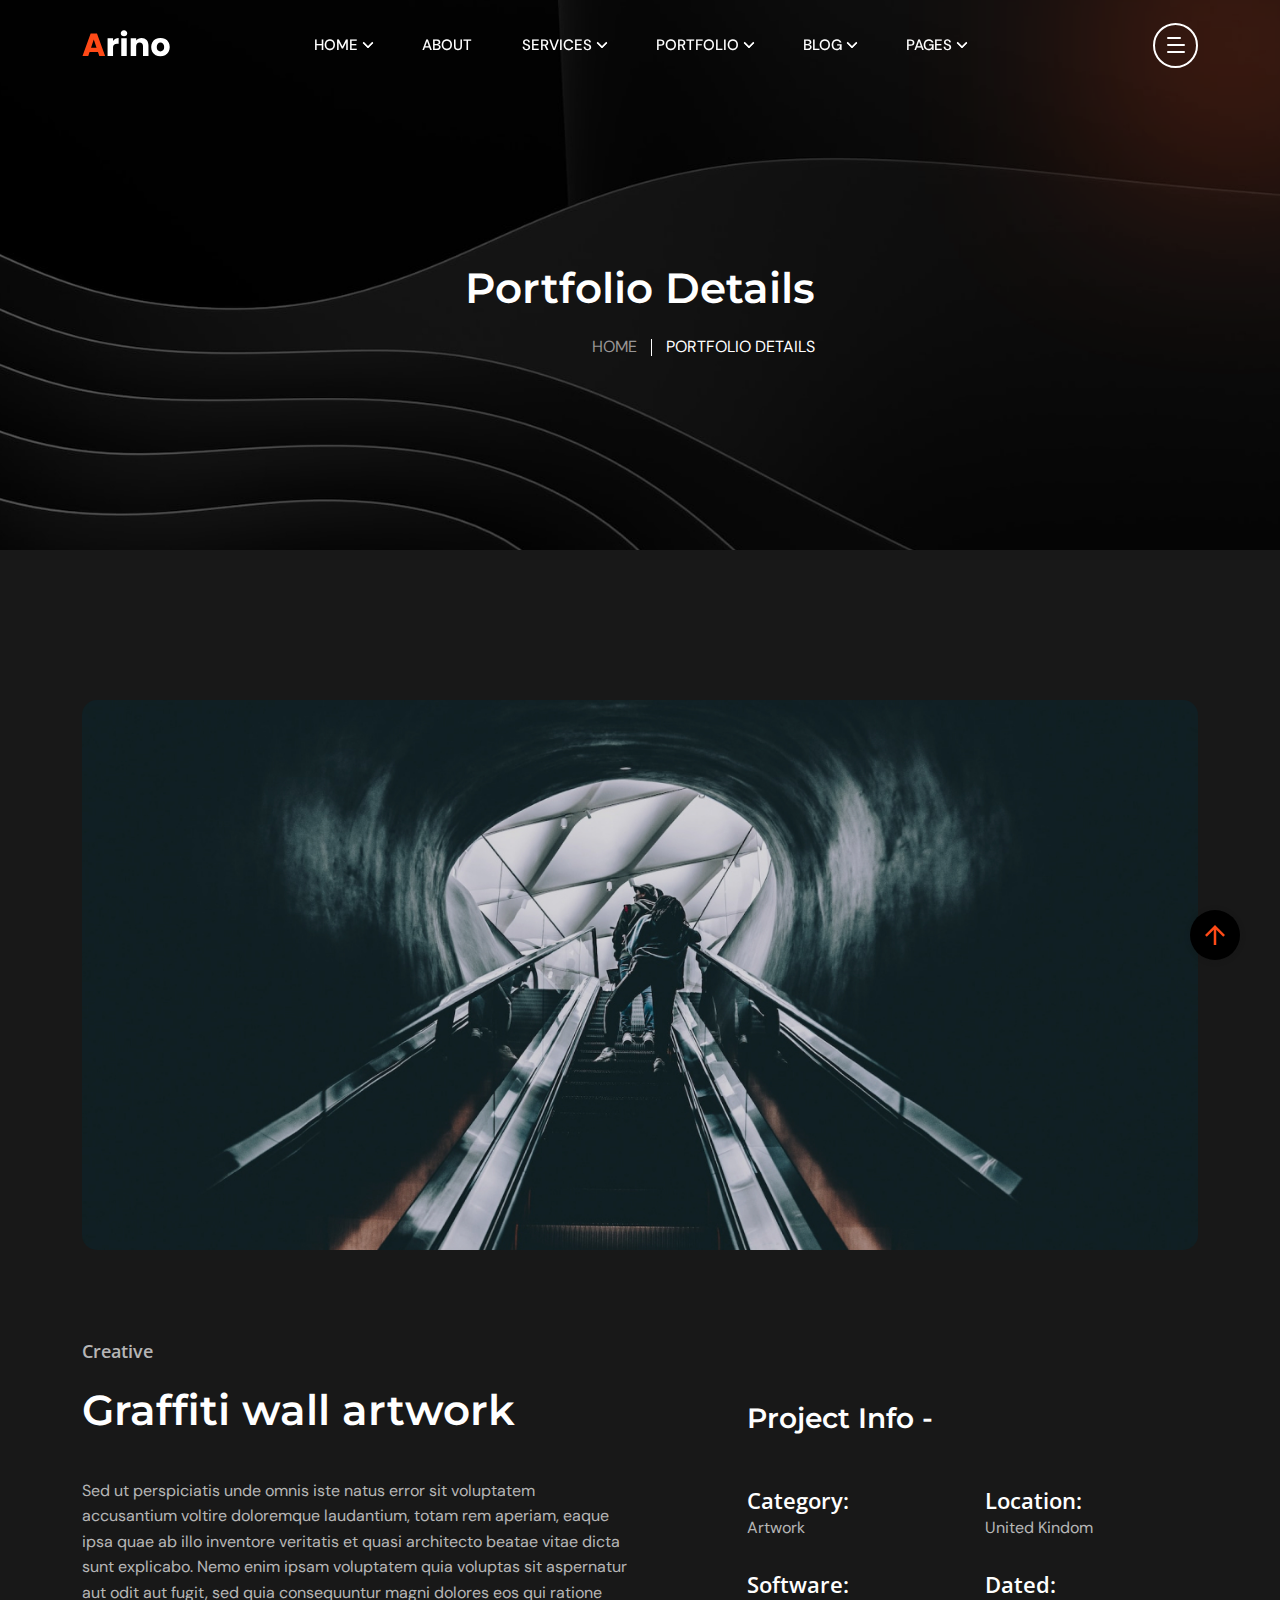
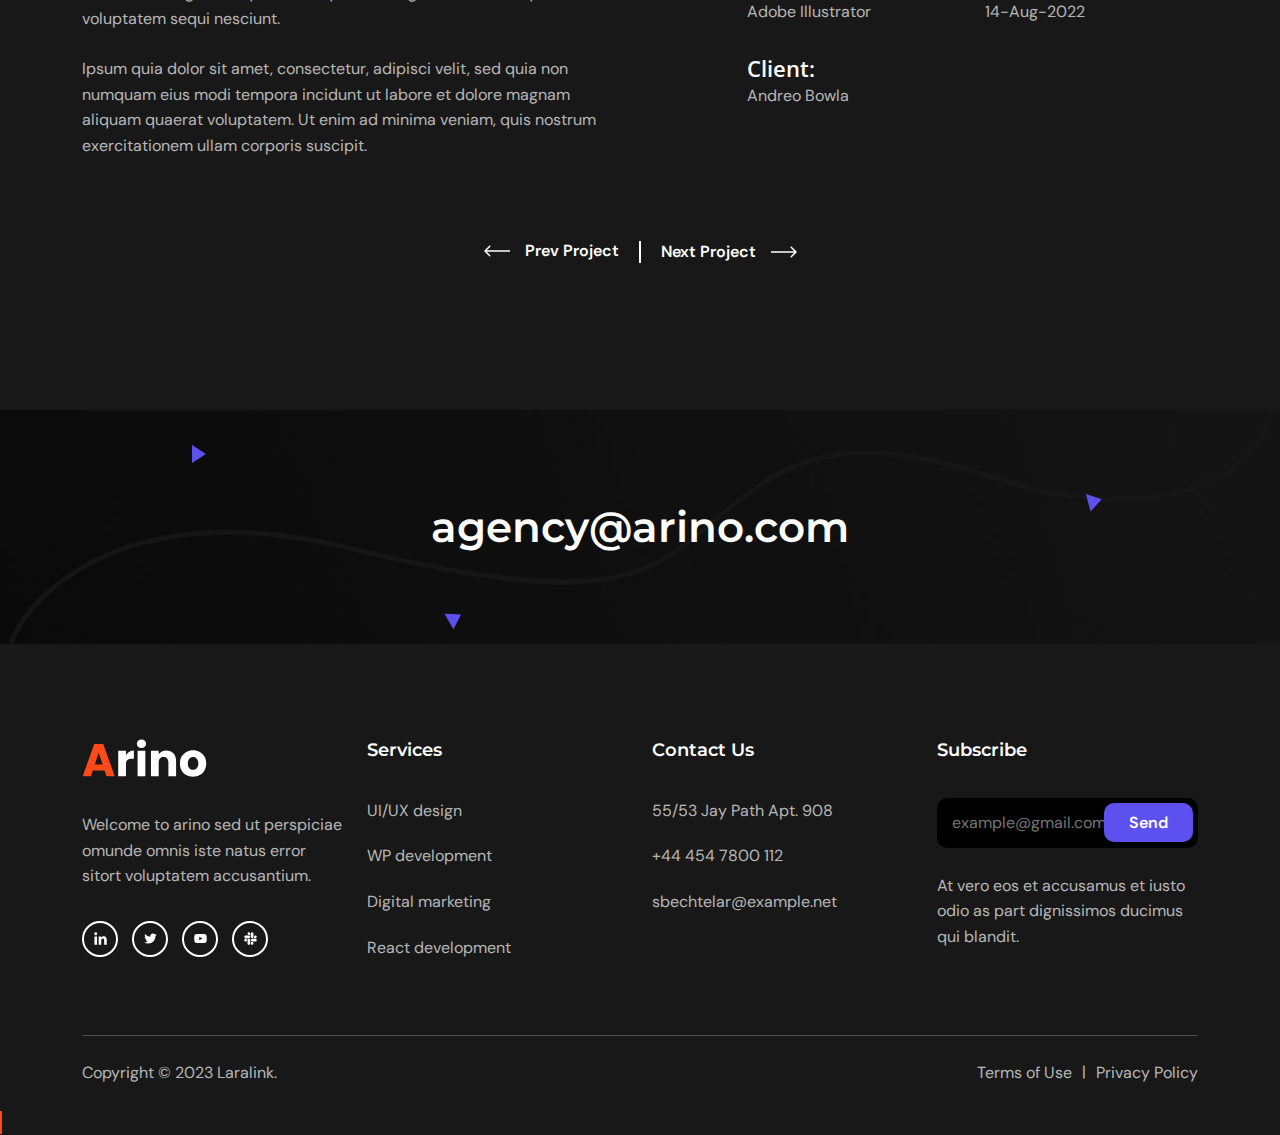
<file: portfolio-details.html>
<!DOCTYPE html>
<html class="no-js" lang="en">

<head>
  <!-- Meta Tags -->
  <meta charset="utf-8">
  <meta http-equiv="x-ua-compatible" content="ie=edge">
  <meta name="viewport" content="width=device-width, initial-scale=1">
  <meta name="author" content="Laralink">
  <!-- Favicon Icon -->
  <link rel="icon" href="assets/img/favicon.png">
  <!-- Site Title -->
  <title>Arino - Creative Agency Template</title>
  <link rel="stylesheet" href="assets/css/plugins/bootstrap.min.css">
  <link rel="stylesheet" href="assets/css/plugins/lightgallery.min.css">
  <link rel="stylesheet" href="assets/css/plugins/slick.css">
  <link rel="stylesheet" href="assets/css/plugins/lightgallery.min.css">
  <link rel="stylesheet" href="assets/css/plugins/animate.css">
  <link rel="stylesheet" href="assets/css/style.css">
</head>

<body>
  <div class="cs-preloader cs-center">
    <div class="cs-preloader_in"></div>
  </div>
  <!-- Start Header Section -->
  <header class="cs-site_header cs-style1 text-uppercase cs-sticky_header">
    <div class="cs-main_header">
      <div class="container">
        <div class="cs-main_header_in">
          <div class="cs-main_header_left">
            <a class="cs-site_branding" href="index.html">
              <img src="assets/img/logo.svg" alt="Logo">
            </a>
          </div>
          <div class="cs-main_header_center">
            <div class="cs-nav cs-primary_font cs-medium">
              <ul class="cs-nav_list">
                <li class="menu-item-has-children cs-mega_menu">
                  <a href="index.html">Home</a>
                  <ul class="cs-mega_wrapper">
                    <li>
                      <ul>
                        <li>
                          <a href="index.html" class="cs-nav_list_img">
                            <img src="assets/img/demo/main-home.jpeg" alt="" />
                          </a>
                          <a href="index.html">Main Home</a>
                        </li>
                        <li>
                          <a href="showcase-portfolio.html" class="cs-nav_list_img">
                            <img src="assets/img/demo/showcase.jpeg" alt="" />
                          </a>
                          <a href="showcase-portfolio.html">Showcase Portfolio</a>
                        </li>
                      </ul>
                    </li>
                    <li>
                      <ul>
                        <li>
                          <a href="photography-agency.html" class="cs-nav_list_img">
                            <img src="assets/img/demo/photography-agency.jpeg" alt="" />
                          </a>
                          <a href="photography-agency.html">Photography Agency</a>
                        </li>
                        <li>
                          <a href="case-study-showcase.html" class="cs-nav_list_img">
                            <img src="assets/img/demo/case_study_showcase.jpeg" alt="" />
                          </a>
                          <a href="case-study-showcase.html">Case Study Showcase</a>
                        </li>
                      </ul>
                    </li>
                    <li>
                      <ul>
                        <li>
                          <a href="creative-portfolio.html" class="cs-nav_list_img">
                            <img src="assets/img/demo/portfolio.jpeg" alt="" />
                          </a>
                          <a href="creative-portfolio.html">Creative Portfolio</a>
                        </li>
                      </ul>
                    </li>
                    <li>
                      <ul>
                        <li>
                          <a href="digital-agency.html" class="cs-nav_list_img">
                            <img src="assets/img/demo/digital-agency.jpeg" alt="" />
                          </a>
                          <a href="digital-agency.html">Digital Agency</a>
                        </li>
                      </ul>
                    </li>
                    <li>
                      <ul>
                        <li>
                          <a href="marketing-agency.html" class="cs-nav_list_img">
                            <img src="assets/img/demo/marketing.jpeg" alt="" />
                          </a>
                          <a href="marketing-agency.html">Marketing Agency</a>
                        </li>
                      </ul>
                    </li>
                    <li>
                      <ul>
                        <li>
                          <a href="freelancer-agency.html" class="cs-nav_list_img">
                            <img src="assets/img/demo/freelancer-agency.jpeg" alt="" />
                            <span class="cs-header_badge">New</span>
                          </a>
                          <a href="freelancer-agency.html">Freelancing Agency</a>
                        </li>
                      </ul>
                    </li>
                    <li>
                      <ul>
                        <li>
                          <a href="https://arino-html-rtl.vercel.app" target="_blank" class="cs-nav_list_img">
                            <img src="assets/img/demo/rtl.jpeg" alt="" />
                            <span class="cs-header_badge">New</span>
                          </a>
                          <a href="https://arino-html-rtl.vercel.app" target="_blank">RTL Demo</a>
                        </li>
                      </ul>
                    </li>
                  </ul>
                </li>
                <li><a href="about.html">About</a></li>
                <li class="menu-item-has-children"><a href="service.html">Services</a>
                  <ul>
                    <li><a href="service.html">Services</a></li>
                    <li><a href="service-details.html">Service Details</a></li>
                  </ul>
                </li>
                <li class="menu-item-has-children"><a href="portfolio.html">Portfolio</a>
                  <ul>
                    <li><a href="portfolio.html">Portfolio</a></li>
                    <li><a href="portfolio-details.html">Portfolio Details</a></li>
                  </ul>
                </li>
                <li class="menu-item-has-children"><a href="blog.html">Blog</a>
                  <ul>
                    <li><a href="blog.html">Blog</a></li>
                    <li><a href="blog-details.html">Blog Details</a></li>
                  </ul>
                </li>
                <li class="menu-item-has-children"><a href="#">Pages</a>
                  <ul>
                    <li><a href="contact.html">Contact</a></li>
                    <li><a href="team.html">Team</a></li>
                    <li><a href="team-details.html">Team Details</a></li>
                    <li><a href="case-study.html">Case Study Details</a></li>
                    <li><a href="faq.html">FAQ</a></li>
                  </ul>
                </li>
              </ul>
            </div>
          </div>
          <div class="cs-main_header_right">
            <div class="cs-toolbox">
              <span class="cs-icon_btn">
                <span class="cs-icon_btn_in">
                  <span></span>
                  <span></span>
                  <span></span>
                  <span></span>
                </span>
              </span>
            </div>
          </div>
        </div>
      </div>
    </div>
  </header>
  <div class="cs-side_header">
    <button class="cs-close"></button>
    <div class="cs-side_header_overlay"></div>
    <div class="cs-side_header_in">
      <div class="cs-side_header_shape"></div>
      <a class="cs-site_branding" href="index.html">
        <img src="assets/img/footer_logo.svg" alt="Logo">
      </a>
      <div class="cs-side_header_box">
        <h2 class="cs-side_header_heading">Do you have a project in your  <br> mind? Keep connect us.</h2>
      </div>
      <div class="cs-side_header_box">
        <h3 class="cs-side_header_title cs-primary_color">Contact Us</h3>
        <ul class="cs-contact_info cs-style1 cs-mp0">
          <li>
            <svg width="18" height="18" viewBox="0 0 18 18" fill="none" xmlns="http://www.w3.org/2000/svg">
              <path d="M17 12.5C15.75 12.5 14.55 12.3 13.43 11.93C13.08 11.82 12.69 11.9 12.41 12.17L10.21 14.37C7.38 12.93 5.06 10.62 3.62 7.79L5.82 5.58C6.1 5.31 6.18 4.92 6.07 4.57C5.7 3.45 5.5 2.25 5.5 1C5.5 0.45 5.05 0 4.5 0H1C0.45 0 0 0.45 0 1C0 10.39 7.61 18 17 18C17.55 18 18 17.55 18 17V13.5C18 12.95 17.55 12.5 17 12.5ZM9 0V10L12 7H18V0H9Z" fill="#FF4A17"/>
            </svg>
            <span>+44 454 7800 112</span>
          </li>
          <li>
            <svg width="20" height="18" viewBox="0 0 20 18" fill="none" xmlns="http://www.w3.org/2000/svg">
              <path d="M20 6.98V16C20 17.1 19.1 18 18 18H2C0.9 18 0 17.1 0 16V4C0 2.9 0.9 2 2 2H12.1C12.04 2.32 12 2.66 12 3C12 4.48 12.65 5.79 13.67 6.71L10 9L2 4V6L10 11L15.3 7.68C15.84 7.88 16.4 8 17 8C18.13 8 19.16 7.61 20 6.98ZM14 3C14 4.66 15.34 6 17 6C18.66 6 20 4.66 20 3C20 1.34 18.66 0 17 0C15.34 0 14 1.34 14 3Z" fill="#FF4A17"/>
            </svg>              
            <span>infotech@arino.com</span>
          </li>
          <li>
            <svg width="14" height="20" viewBox="0 0 14 20" fill="none" xmlns="http://www.w3.org/2000/svg">
              <path d="M7 0C3.13 0 0 3.13 0 7C0 12.25 7 20 7 20C7 20 14 12.25 14 7C14 3.13 10.87 0 7 0ZM7 9.5C5.62 9.5 4.5 8.38 4.5 7C4.5 5.62 5.62 4.5 7 4.5C8.38 4.5 9.5 5.62 9.5 7C9.5 8.38 8.38 9.5 7 9.5Z" fill="#FF4A17"/>
            </svg>              
            <span>50 Wall Street Suite, 44150 <br>Ohio, United States</span>
          </li>
        </ul>
      </div>
      <div class="cs-side_header_box">
        <h3 class="cs-side_header_title cs-primary_color">Subscribe</h3>
        <div class="cs-newsletter cs-style1">
          <form action="#" class="cs-newsletter_form">
            <input type="email" class="cs-newsletter_input" placeholder="example@gmail.com">
            <button class="cs-newsletter_btn"><span>Send</span></button>
          </form>
          <div class="cs-newsletter_text">At vero eos et accusamus et iusto odio as part dignissimos ducimus qui blandit.</div>
        </div>
      </div>
      <div class="cs-side_header_box">
        <div class="cs-social_btns cs-style1">
          <a href="#" class="cs-center">
            <svg width="15" height="15" viewBox="0 0 15 15" fill="none" xmlns="http://www.w3.org/2000/svg">
              <path d="M4.04799 13.7497H1.45647V5.4043H4.04799V13.7497ZM2.75084 4.2659C1.92215 4.2659 1.25 3.57952 1.25 2.75084C1.25 2.35279 1.40812 1.97105 1.68958 1.68958C1.97105 1.40812 2.35279 1.25 2.75084 1.25C3.14888 1.25 3.53063 1.40812 3.81209 1.68958C4.09355 1.97105 4.25167 2.35279 4.25167 2.75084C4.25167 3.57952 3.57924 4.2659 2.75084 4.2659ZM13.7472 13.7497H11.1613V9.68722C11.1613 8.71903 11.1417 7.4774 9.81389 7.4774C8.46652 7.4774 8.26004 8.5293 8.26004 9.61747V13.7497H5.67132V5.4043H8.15681V6.54269H8.19308C8.53906 5.887 9.38421 5.19503 10.6451 5.19503C13.2679 5.19503 13.75 6.92215 13.75 9.16546V13.7497H13.7472Z" fill="white"></path>
            </svg> 
          </a>
          <a href="#" class="cs-center">
            <svg width="13" height="11" viewBox="0 0 13 11" fill="none" xmlns="http://www.w3.org/2000/svg">
              <path d="M11.4651 2.95396C11.4731 3.065 11.4731 3.17606 11.4731 3.2871C11.4731 6.67383 8.89535 10.5761 4.18402 10.5761C2.73255 10.5761 1.38421 10.1557 0.25 9.42608C0.456226 9.44986 0.654494 9.4578 0.868655 9.4578C2.06629 9.4578 3.16879 9.0533 4.04918 8.36326C2.92291 8.33946 1.97906 7.60183 1.65386 6.5866C1.81251 6.61038 1.97112 6.62624 2.1377 6.62624C2.36771 6.62624 2.59774 6.59451 2.81188 6.53901C1.63802 6.30105 0.757595 5.26996 0.757595 4.02472V3.99301C1.09864 4.18336 1.49524 4.30233 1.91558 4.31818C1.22554 3.85814 0.773464 3.07294 0.773464 2.1846C0.773464 1.70872 0.900344 1.27249 1.12244 0.891774C2.38355 2.44635 4.27919 3.46156 6.40481 3.57262C6.36516 3.38226 6.34136 3.184 6.34136 2.9857C6.34136 1.57388 7.4835 0.423828 8.90323 0.423828C9.64086 0.423828 10.3071 0.733156 10.7751 1.23284C11.354 1.1218 11.9093 0.907643 12.401 0.614185C12.2106 1.20906 11.8061 1.70875 11.2748 2.02598C11.7903 1.97049 12.29 1.82769 12.75 1.62942C12.4011 2.13702 11.9648 2.5891 11.4651 2.95396V2.95396Z" fill="white"></path>
            </svg>                    
          </a>
          <a href="#" class="cs-center">
            <svg width="13" height="9" viewBox="0 0 13 9" fill="none" xmlns="http://www.w3.org/2000/svg">
              <path d="M12.4888 1.48066C12.345 0.939353 11.9215 0.513038 11.3837 0.368362C10.4089 0.105469 6.5 0.105469 6.5 0.105469C6.5 0.105469 2.59116 0.105469 1.61633 0.368362C1.07853 0.513061 0.65496 0.939353 0.5112 1.48066C0.25 2.4618 0.25 4.50887 0.25 4.50887C0.25 4.50887 0.25 6.55595 0.5112 7.53709C0.65496 8.0784 1.07853 8.48695 1.61633 8.63163C2.59116 8.89452 6.5 8.89452 6.5 8.89452C6.5 8.89452 10.4088 8.89452 11.3837 8.63163C11.9215 8.48695 12.345 8.0784 12.4888 7.53709C12.75 6.55595 12.75 4.50887 12.75 4.50887C12.75 4.50887 12.75 2.4618 12.4888 1.48066V1.48066ZM5.22158 6.36746V2.65029L8.48861 4.50892L5.22158 6.36746V6.36746Z" fill="white"></path>
            </svg>                    
          </a>
          <a href="#" class="cs-center">
            <svg width="13" height="13" viewBox="0 0 13 13" fill="none" xmlns="http://www.w3.org/2000/svg">
              <path d="M2.87612 8.149C2.87612 8.87165 2.28571 9.46205 1.56306 9.46205C0.840402 9.46205 0.25 8.87165 0.25 8.149C0.25 7.42634 0.840402 6.83594 1.56306 6.83594H2.87612V8.149ZM3.53795 8.149C3.53795 7.42634 4.12835 6.83594 4.851 6.83594C5.57366 6.83594 6.16406 7.42634 6.16406 8.149V11.4369C6.16406 12.1596 5.57366 12.75 4.851 12.75C4.12835 12.75 3.53795 12.1596 3.53795 11.4369V8.149ZM4.851 2.87612C4.12835 2.87612 3.53795 2.28571 3.53795 1.56306C3.53795 0.840402 4.12835 0.25 4.851 0.25C5.57366 0.25 6.16406 0.840402 6.16406 1.56306V2.87612H4.851V2.87612ZM4.851 3.53795C5.57366 3.53795 6.16406 4.12835 6.16406 4.851C6.16406 5.57366 5.57366 6.16406 4.851 6.16406H1.56306C0.840402 6.16406 0.25 5.57366 0.25 4.851C0.25 4.12835 0.840402 3.53795 1.56306 3.53795H4.851V3.53795ZM10.1239 4.851C10.1239 4.12835 10.7143 3.53795 11.4369 3.53795C12.1596 3.53795 12.75 4.12835 12.75 4.851C12.75 5.57366 12.1596 6.16406 11.4369 6.16406H10.1239V4.851V4.851ZM9.46205 4.851C9.46205 5.57366 8.87165 6.16406 8.149 6.16406C7.42634 6.16406 6.83594 5.57366 6.83594 4.851V1.56306C6.83594 0.840402 7.42634 0.25 8.149 0.25C8.87165 0.25 9.46205 0.840402 9.46205 1.56306V4.851V4.851ZM8.149 10.1239C8.87165 10.1239 9.46205 10.7143 9.46205 11.4369C9.46205 12.1596 8.87165 12.75 8.149 12.75C7.42634 12.75 6.83594 12.1596 6.83594 11.4369V10.1239H8.149ZM8.149 9.46205C7.42634 9.46205 6.83594 8.87165 6.83594 8.149C6.83594 7.42634 7.42634 6.83594 8.149 6.83594H11.4369C12.1596 6.83594 12.75 7.42634 12.75 8.149C12.75 8.87165 12.1596 9.46205 11.4369 9.46205H8.149Z" fill="white"></path>
            </svg>                    
          </a>
        </div>
      </div>
    </div>
  </div>
  <!-- End Header Section -->
  
  <!-- Start Hero -->
  <div class="cs-page_heading cs-style1 cs-center text-center cs-bg" data-src="assets/img/portfolio_details_bg.jpeg">
    <div class="container">
      <div class="cs-page_heading_in">
        <h1 class="cs-page_title cs-font_50 cs-white_color">Portfolio Details</h1>
        <ol class="breadcrumb text-uppercase">
          <li class="breadcrumb-item"><a href="index.html">Home</a></li>
          <li class="breadcrumb-item active">Portfolio Details</li>
        </ol>
      </div>
    </div>
  </div>
  <!-- End Hero -->
  <!-- End Why Choose -->
  <div class="cs-height_150 cs-height_lg_80"></div>
  <div class="container">
    <div class="cs-portfolio_details">
      <img src="assets/img/portfolio_details_1.jpeg" alt="Image" class="cs-radius_15 w-100">
      <div class="cs-height_90 cs-height_lg_40"></div>
      <div class="row">
        <div class="col-lg-6">
          <div class="cs-section_heading cs-style1">
            <h3 class="cs-section_subtitle">Creative</h3>
            <h2 class="cs-section_title">Graffiti wall artwork</h2>
            <div class="cs-height_40 cs-height_lg_20"></div>
            <p>Sed ut perspiciatis unde omnis iste natus error sit voluptatem accusantium voltire doloremque laudantium, totam rem aperiam, eaque ipsa quae ab illo inventore veritatis et quasi architecto beatae vitae dicta sunt explicabo. Nemo enim ipsam voluptatem quia voluptas sit aspernatur aut odit aut fugit, sed quia consequuntur magni dolores eos qui ratione voluptatem sequi nesciunt.</p>
            <div class="cs-height_10 cs-height_lg_10"></div>
            <p>Ipsum quia dolor sit amet, consectetur, adipisci velit, sed quia non numquam eius modi tempora incidunt ut labore et dolore magnam aliquam quaerat voluptatem. Ut enim ad minima veniam, quis nostrum exercitationem ullam corporis suscipit.</p>
          </div>
        </div>
        <div class="col-lg-5 offset-lg-1">
          <div class="cs-height_60 cs-height_lg_40"></div>
          <h2 class="cs-font_30 cs-font_26_sm cs-m0">Project Info -</h2>
          <div class="cs-height_50 cs-height_lg_30"></div>
          <div class="row">
            <div class="col-6">
              <h3 class="cs-accent_color cs-font_22 cs-font_18_sm cs-m0">Category:</h3>
              <p class="cs-m0">Artwork</p>
              <div class="cs-height_30 cs-height_lg_30"></div>
            </div>
            <div class="col-6">
              <h3 class="cs-accent_color cs-font_22 cs-font_18_sm cs-m0">Location:</h3>
              <p class="cs-m0">United Kindom</p>
              <div class="cs-height_30 cs-height_lg_30"></div>
            </div>
            <div class="col-6">
              <h3 class="cs-accent_color cs-font_22 cs-font_18_sm cs-m0">Software:</h3>
              <p class="cs-m0">Adobe Illustrator</p>
              <div class="cs-height_30 cs-height_lg_30"></div>
            </div>
            <div class="col-6">
              <h3 class="cs-accent_color cs-font_22 cs-font_18_sm cs-m0">Dated:</h3>
              <p class="cs-m0">14-Aug-2022</p>
              <div class="cs-height_30 cs-height_lg_30"></div>
            </div>
            <div class="col-6">
              <h3 class="cs-accent_color cs-font_22 cs-font_18_sm cs-m0">Client:</h3>
              <p class="cs-m0">Andreo Bowla</p>
              <div class="cs-height_30 cs-height_lg_30"></div>
            </div>
          </div>
        </div>
      </div>
    </div>
    <div class="cs-height_65 cs-height_lg_10"></div>
    <div class="cs-page_navigation cs-center">
      <div>
        <a href="#" class="cs-text_btn cs-type1">
          <svg width="26" height="12" viewBox="0 0 26 12" fill="none" xmlns="http://www.w3.org/2000/svg">
            <path d="M0.469669 5.46967C0.176777 5.76256 0.176777 6.23744 0.469669 6.53033L5.24264 11.3033C5.53553 11.5962 6.01041 11.5962 6.3033 11.3033C6.59619 11.0104 6.59619 10.5355 6.3033 10.2426L2.06066 6L6.3033 1.75736C6.59619 1.46447 6.59619 0.989593 6.3033 0.696699C6.01041 0.403806 5.53553 0.403806 5.24264 0.696699L0.469669 5.46967ZM26 5.25L1 5.25V6.75L26 6.75V5.25Z" fill="currentColor"/>
          </svg>            
          <span>Prev Project</span>               
        </a>
      </div>
      <div>
        <a href="#" class="cs-text_btn">
          <span>Next Project</span>
          <svg width="26" height="12" viewBox="0 0 26 12" fill="none" xmlns="http://www.w3.org/2000/svg">
            <path d="M25.5303 6.53033C25.8232 6.23744 25.8232 5.76256 25.5303 5.46967L20.7574 0.696699C20.4645 0.403806 19.9896 0.403806 19.6967 0.696699C19.4038 0.989593 19.4038 1.46447 19.6967 1.75736L23.9393 6L19.6967 10.2426C19.4038 10.5355 19.4038 11.0104 19.6967 11.3033C19.9896 11.5962 20.4645 11.5962 20.7574 11.3033L25.5303 6.53033ZM0 6.75H25V5.25H0V6.75Z" fill="currentColor"></path>
          </svg>                
        </a>
      </div>
    </div>
  </div>
  
  <div class="cs-height_145 cs-height_lg_80"></div>
  <!-- Start CTA -->
  <section>
    <div class="cs-cta cs-style1 cs-bg text-center cs-shape_wrap_1 cs-position_1 rounded-0" data-src="assets/img/cta_bg_2.jpeg" >
      <div class="cs-shape_1"></div>
      <div class="cs-shape_1"></div>
      <div class="cs-shape_1"></div>
      <div class="cs-cta_in">
        <h2 class="cs-cta_title cs-semi_bold cs-m0">agency@arino.com</h2>
      </div>
    </div>
  </section>
  <!-- End CTA -->
  <!-- Start Footer -->
  <footer class="cs-fooer">
    <div class="cs-fooer_main">
      <div class="container">
        <div class="row">
          <div class="col-lg-3 col-sm-6">
            <div class="cs-footer_item">
              <div class="cs-text_widget">
                <img src="assets/img/footer_logo.svg" alt="">
                <p>Welcome to arino sed ut perspiciae omunde omnis iste natus error sitort voluptatem accusantium.</p>
              </div>
              <div class="cs-social_btns cs-style1">
                <a href="#" class="cs-center">
                  <svg width="15" height="15" viewBox="0 0 15 15" fill="none" xmlns="http://www.w3.org/2000/svg">
                    <path d="M4.04799 13.7497H1.45647V5.4043H4.04799V13.7497ZM2.75084 4.2659C1.92215 4.2659 1.25 3.57952 1.25 2.75084C1.25 2.35279 1.40812 1.97105 1.68958 1.68958C1.97105 1.40812 2.35279 1.25 2.75084 1.25C3.14888 1.25 3.53063 1.40812 3.81209 1.68958C4.09355 1.97105 4.25167 2.35279 4.25167 2.75084C4.25167 3.57952 3.57924 4.2659 2.75084 4.2659ZM13.7472 13.7497H11.1613V9.68722C11.1613 8.71903 11.1417 7.4774 9.81389 7.4774C8.46652 7.4774 8.26004 8.5293 8.26004 9.61747V13.7497H5.67132V5.4043H8.15681V6.54269H8.19308C8.53906 5.887 9.38421 5.19503 10.6451 5.19503C13.2679 5.19503 13.75 6.92215 13.75 9.16546V13.7497H13.7472Z" fill="white"/>
                  </svg> 
                </a>
                <a href="#" class="cs-center">
                  <svg width="13" height="11" viewBox="0 0 13 11" fill="none" xmlns="http://www.w3.org/2000/svg">
                    <path d="M11.4651 2.95396C11.4731 3.065 11.4731 3.17606 11.4731 3.2871C11.4731 6.67383 8.89535 10.5761 4.18402 10.5761C2.73255 10.5761 1.38421 10.1557 0.25 9.42608C0.456226 9.44986 0.654494 9.4578 0.868655 9.4578C2.06629 9.4578 3.16879 9.0533 4.04918 8.36326C2.92291 8.33946 1.97906 7.60183 1.65386 6.5866C1.81251 6.61038 1.97112 6.62624 2.1377 6.62624C2.36771 6.62624 2.59774 6.59451 2.81188 6.53901C1.63802 6.30105 0.757595 5.26996 0.757595 4.02472V3.99301C1.09864 4.18336 1.49524 4.30233 1.91558 4.31818C1.22554 3.85814 0.773464 3.07294 0.773464 2.1846C0.773464 1.70872 0.900344 1.27249 1.12244 0.891774C2.38355 2.44635 4.27919 3.46156 6.40481 3.57262C6.36516 3.38226 6.34136 3.184 6.34136 2.9857C6.34136 1.57388 7.4835 0.423828 8.90323 0.423828C9.64086 0.423828 10.3071 0.733156 10.7751 1.23284C11.354 1.1218 11.9093 0.907643 12.401 0.614185C12.2106 1.20906 11.8061 1.70875 11.2748 2.02598C11.7903 1.97049 12.29 1.82769 12.75 1.62942C12.4011 2.13702 11.9648 2.5891 11.4651 2.95396V2.95396Z" fill="white"/>
                  </svg>                    
                </a>
                <a href="#" class="cs-center">
                  <svg width="13" height="9" viewBox="0 0 13 9" fill="none" xmlns="http://www.w3.org/2000/svg">
                    <path d="M12.4888 1.48066C12.345 0.939353 11.9215 0.513038 11.3837 0.368362C10.4089 0.105469 6.5 0.105469 6.5 0.105469C6.5 0.105469 2.59116 0.105469 1.61633 0.368362C1.07853 0.513061 0.65496 0.939353 0.5112 1.48066C0.25 2.4618 0.25 4.50887 0.25 4.50887C0.25 4.50887 0.25 6.55595 0.5112 7.53709C0.65496 8.0784 1.07853 8.48695 1.61633 8.63163C2.59116 8.89452 6.5 8.89452 6.5 8.89452C6.5 8.89452 10.4088 8.89452 11.3837 8.63163C11.9215 8.48695 12.345 8.0784 12.4888 7.53709C12.75 6.55595 12.75 4.50887 12.75 4.50887C12.75 4.50887 12.75 2.4618 12.4888 1.48066V1.48066ZM5.22158 6.36746V2.65029L8.48861 4.50892L5.22158 6.36746V6.36746Z" fill="white"/>
                  </svg>                    
                </a>
                <a href="#" class="cs-center">
                  <svg width="13" height="13" viewBox="0 0 13 13" fill="none" xmlns="http://www.w3.org/2000/svg">
                    <path d="M2.87612 8.149C2.87612 8.87165 2.28571 9.46205 1.56306 9.46205C0.840402 9.46205 0.25 8.87165 0.25 8.149C0.25 7.42634 0.840402 6.83594 1.56306 6.83594H2.87612V8.149ZM3.53795 8.149C3.53795 7.42634 4.12835 6.83594 4.851 6.83594C5.57366 6.83594 6.16406 7.42634 6.16406 8.149V11.4369C6.16406 12.1596 5.57366 12.75 4.851 12.75C4.12835 12.75 3.53795 12.1596 3.53795 11.4369V8.149ZM4.851 2.87612C4.12835 2.87612 3.53795 2.28571 3.53795 1.56306C3.53795 0.840402 4.12835 0.25 4.851 0.25C5.57366 0.25 6.16406 0.840402 6.16406 1.56306V2.87612H4.851V2.87612ZM4.851 3.53795C5.57366 3.53795 6.16406 4.12835 6.16406 4.851C6.16406 5.57366 5.57366 6.16406 4.851 6.16406H1.56306C0.840402 6.16406 0.25 5.57366 0.25 4.851C0.25 4.12835 0.840402 3.53795 1.56306 3.53795H4.851V3.53795ZM10.1239 4.851C10.1239 4.12835 10.7143 3.53795 11.4369 3.53795C12.1596 3.53795 12.75 4.12835 12.75 4.851C12.75 5.57366 12.1596 6.16406 11.4369 6.16406H10.1239V4.851V4.851ZM9.46205 4.851C9.46205 5.57366 8.87165 6.16406 8.149 6.16406C7.42634 6.16406 6.83594 5.57366 6.83594 4.851V1.56306C6.83594 0.840402 7.42634 0.25 8.149 0.25C8.87165 0.25 9.46205 0.840402 9.46205 1.56306V4.851V4.851ZM8.149 10.1239C8.87165 10.1239 9.46205 10.7143 9.46205 11.4369C9.46205 12.1596 8.87165 12.75 8.149 12.75C7.42634 12.75 6.83594 12.1596 6.83594 11.4369V10.1239H8.149ZM8.149 9.46205C7.42634 9.46205 6.83594 8.87165 6.83594 8.149C6.83594 7.42634 7.42634 6.83594 8.149 6.83594H11.4369C12.1596 6.83594 12.75 7.42634 12.75 8.149C12.75 8.87165 12.1596 9.46205 11.4369 9.46205H8.149Z" fill="white"/>
                  </svg>                    
                </a>
              </div>
            </div>
          </div>
          <div class="col-lg-3 col-sm-6">
            <div class="cs-footer_item">
              <h2 class="cs-widget_title">Services</h2>
              <ul class="cs-menu_widget cs-mp0">
                <li><a href="service-details.html">UI/UX design</a></li>
                <li><a href="service-details.html">WP development</a></li>
                <li><a href="service-details.html">Digital marketing</a></li>
                <li><a href="service-details.html">React development</a></li>
              </ul>
            </div>
          </div>
          <div class="col-lg-3 col-sm-6">
            <div class="cs-footer_item">
              <h2 class="cs-widget_title">Contact Us</h2>
              <ul class="cs-menu_widget cs-mp0">
                <li>55/53 Jay Path Apt. 908</li>
                <li>+44 454 7800 112</li>
                <li>sbechtelar@example.net</li>
              </ul>
            </div>
          </div>
          <div class="col-lg-3 col-sm-6">
            <div class="cs-footer_item">
              <h2 class="cs-widget_title">Subscribe</h2>
              <div class="cs-newsletter cs-style1">
                <form action="#" class="cs-newsletter_form">
                  <input type="email" class="cs-newsletter_input" placeholder="example@gmail.com">
                  <button class="cs-newsletter_btn"><span>Send</span></button>
                </form>
                <div class="cs-newsletter_text">At vero eos et accusamus et iusto odio as part dignissimos ducimus qui blandit.</div>
              </div>
            </div>
          </div>
        </div>
      </div>
    </div>
    <div class="container">
      <div class="cs-bottom_footer">
        <div class="cs-bottom_footer_left">
          <div class="cs-copyright">Copyright © 2023 Laralink.</div>
        </div>
        <div class="cs-bottom_footer_right">
          <ul class="cs-footer_links cs-mp0">
            <li><a href="">Terms of Use</a></li>
            <li><a href="">Privacy Policy</a></li>
          </ul>
        </div>
      </div>
    </div>
  </footer>
  <!-- End Footer -->

  <span class="cs-scrollup">
    <svg width="20" height="20" viewBox="0 0 20 20" fill="none" xmlns="http://www.w3.org/2000/svg">
      <path d="M0 10L1.7625 11.7625L8.75 4.7875V20H11.25V4.7875L18.225 11.775L20 10L10 0L0 10Z" fill="currentColor"/>
    </svg>      
  </span>
  
  <!-- Start Video Popup -->
  <div class="cs-video_popup">
    <div class="cs-video_popup_overlay"></div>
    <div class="cs-video_popup_content">
      <div class="cs-video_popup_layer"></div>
      <div class="cs-video_popup_container">
        <div class="cs-video_popup_align">
          <div class="embed-responsive embed-responsive-16by9">
            <iframe class="embed-responsive-item" src="about:blank"></iframe>
          </div>
        </div>
        <div class="cs-video_popup_close"></div>
      </div>
    </div>
  </div>
  <!-- End Video Popup -->

  <!-- Script -->
  <script src="assets/js/plugins/jquery-3.6.0.min.js"></script>
  <script src="assets/js/plugins/isotope.pkg.min.js"></script>
  <script src="assets/js/plugins/jquery.slick.min.js"></script>
  <script src="assets/js/plugins/jquery.counter.min.js"></script>
  <script src="assets/js/plugins/lightgallery.min.js"></script>
  <script src="assets/js/plugins/wow.min.js"></script>
  <script src="assets/js/plugins/gsap.min.js"></script>
  <script src="assets/js/main.js"></script>
</body>
</html>
</file>
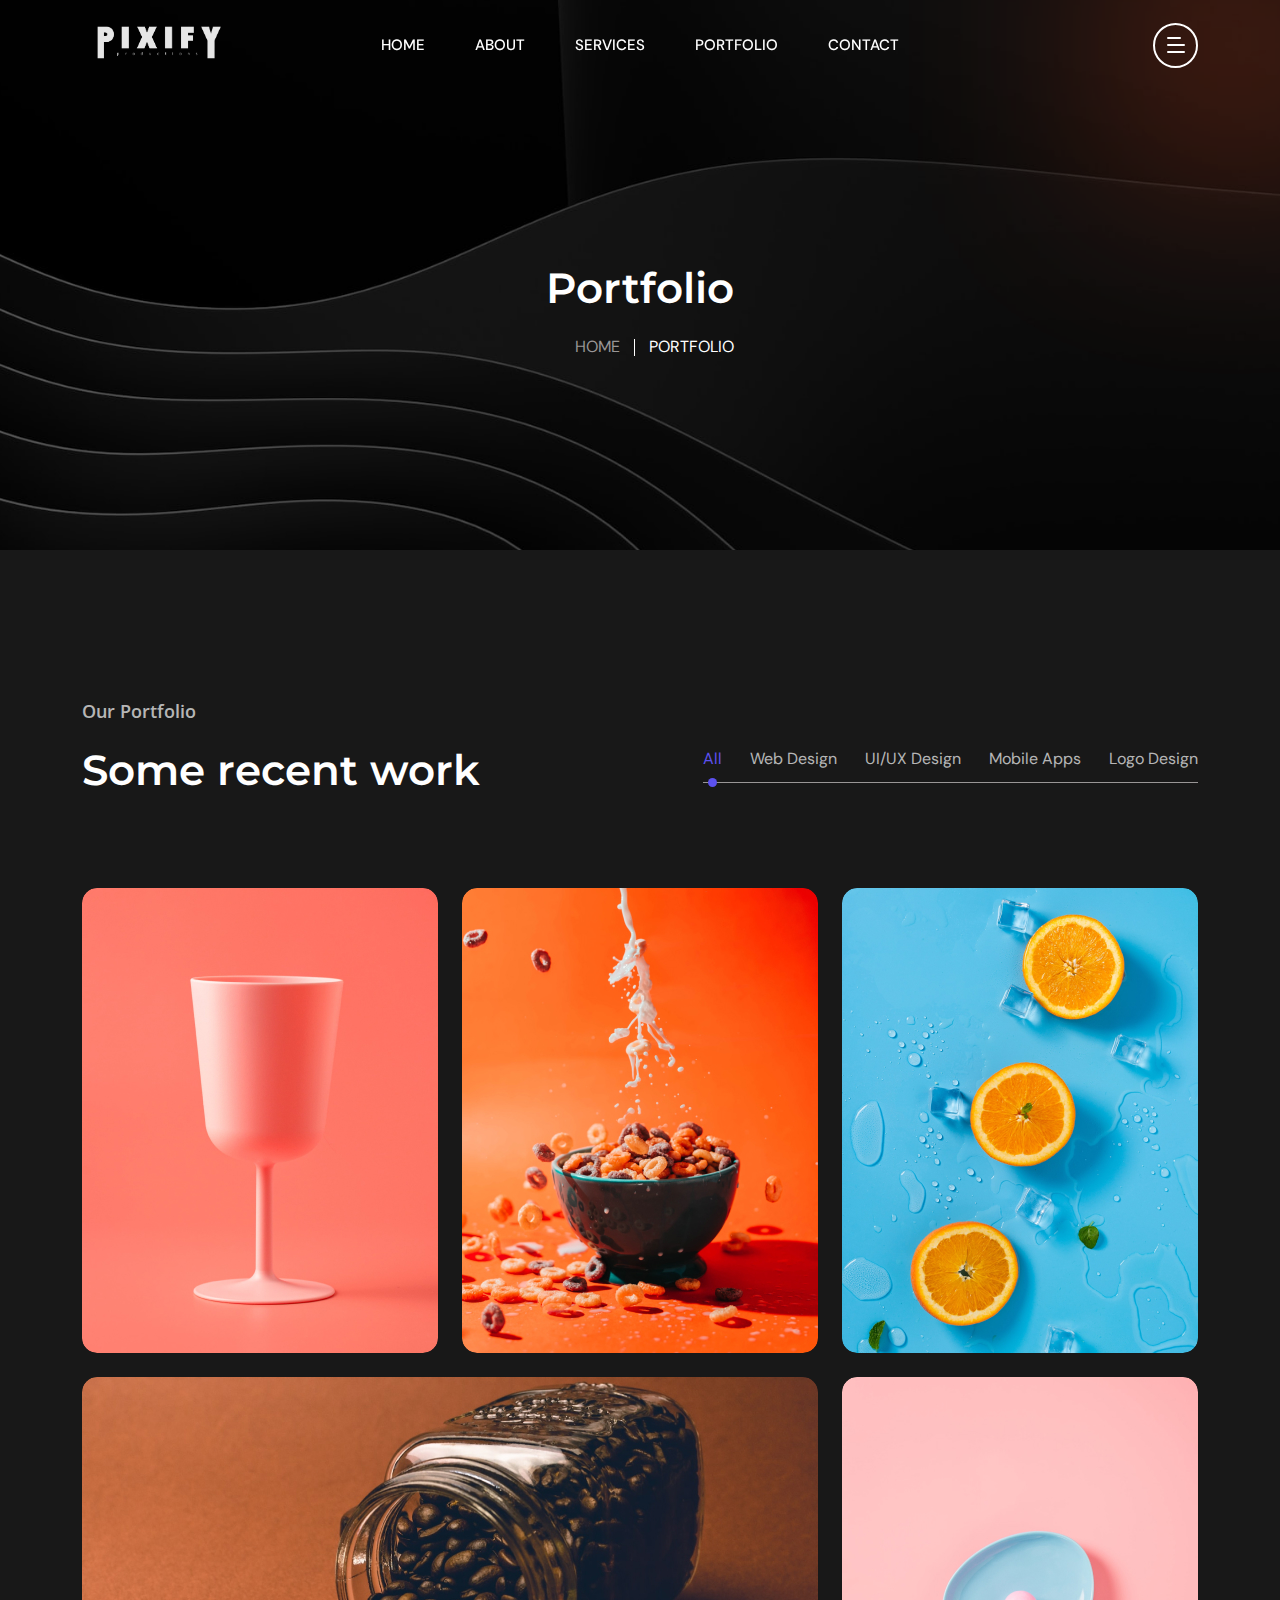
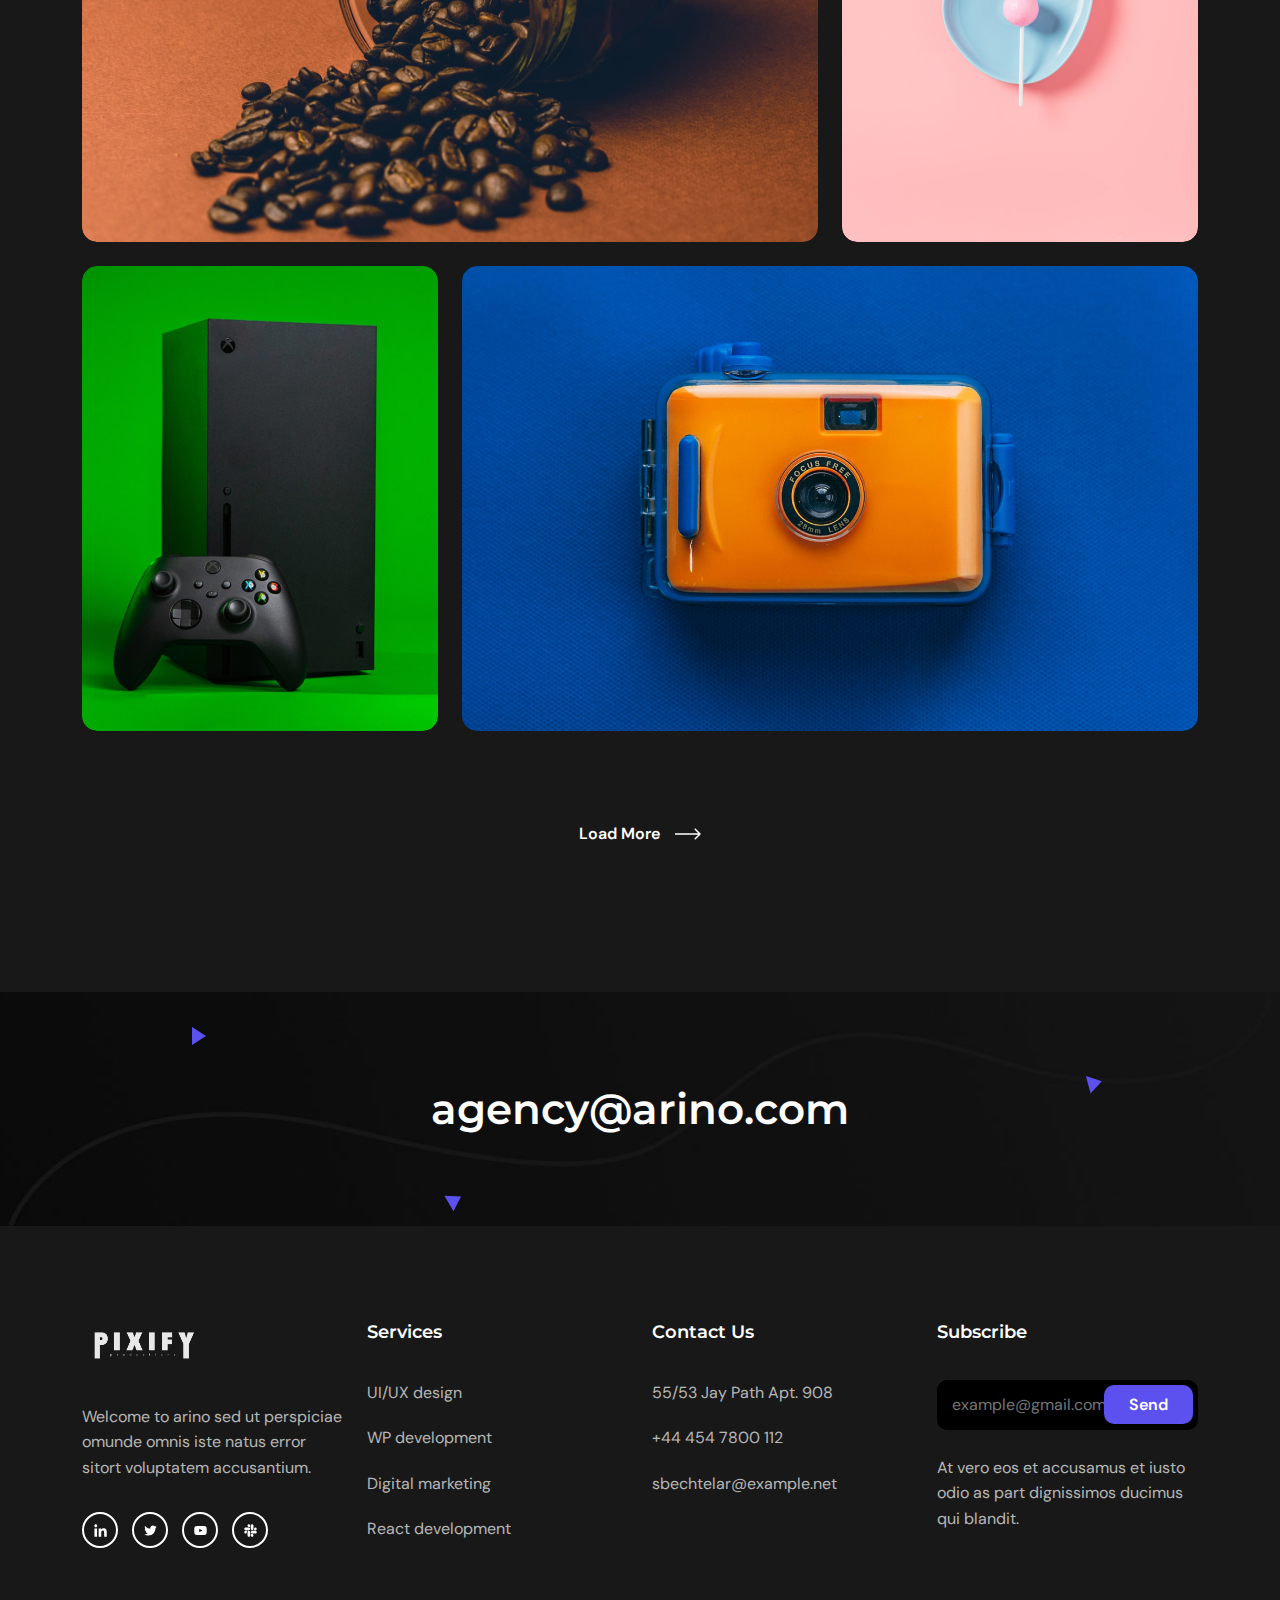
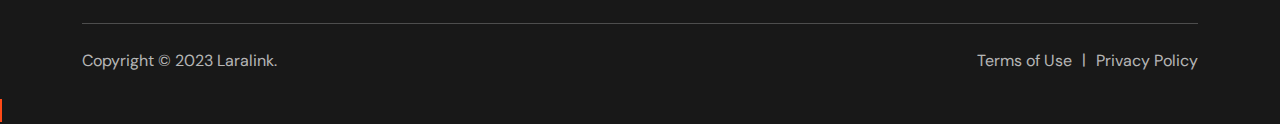
<file: portfolio.html>
<!DOCTYPE html>
<html class="no-js" lang="en">

<head>
  <!-- Meta Tags -->
  <meta charset="utf-8">
  <meta http-equiv="x-ua-compatible" content="ie=edge">
  <meta name="viewport" content="width=device-width, initial-scale=1">
  <meta name="author" content="Laralink">
  <!-- Favicon Icon -->
  <link rel="icon" href="assets/img/favicon.png">
  <!-- Site Title -->
  <title>Arino - Creative Agency Template</title>
  <link rel="stylesheet" href="assets/css/plugins/bootstrap.min.css">
  <link rel="stylesheet" href="assets/css/plugins/lightgallery.min.css">
  <link rel="stylesheet" href="assets/css/plugins/slick.css">
  <link rel="stylesheet" href="assets/css/plugins/lightgallery.min.css">
  <link rel="stylesheet" href="assets/css/plugins/animate.css">
  <link rel="stylesheet" href="assets/css/style.css">
</head>

<body>
  <div class="cs-preloader cs-center">
    <div class="cs-preloader_in"></div>
  </div>
  <!-- Start Header Section -->
  <header class="cs-site_header cs-style1 text-uppercase cs-sticky_header">
    <div class="cs-main_header">
      <div class="container">
        <div class="cs-main_header_in">
          <div class="cs-main_header_left">
            <a class="cs-site_branding" href="index.html">
              <img src="assets/img/logo00010.png" alt="Logo">
            </a>
          </div>
          <div class="cs-main_header_center">
            <div class="cs-nav cs-primary_font cs-medium">
              <ul class="cs-nav_list">
                <li>
                  <a href="index.html">Home</a>
                </li>
                <li><a href="about.html">About</a></li>
                <li><a href="service-details.html">Services</a>
                </li>
                <li><a href="portfolio.html">Portfolio</a>
                </li>
                <li>
                  <a href="contact.html">Contact</a>
                </li>
              </ul>
            </div>
          </div>
          <div class="cs-main_header_right">
            <div class="cs-toolbox">
              <span class="cs-icon_btn">
                <span class="cs-icon_btn_in">
                  <span></span>
                  <span></span>
                  <span></span>
                  <span></span>
                </span>
              </span>
            </div>
          </div>
        </div>
      </div>
    </div>
  </header>
  <div class="cs-side_header">
    <button class="cs-close"></button>
    <div class="cs-side_header_overlay"></div>
    <div class="cs-side_header_in">
      <div class="cs-side_header_shape"></div>
      <a class="cs-site_branding" href="index.html">
        <img src="assets/img/logo00010.png" alt="Logo">
      </a>
      <div class="cs-side_header_box">
        <h2 class="cs-side_header_heading">Do you have a project in your  <br> mind? Keep connect us.</h2>
      </div>
      <div class="cs-side_header_box">
        <h3 class="cs-side_header_title cs-primary_color">Contact Us</h3>
        <ul class="cs-contact_info cs-style1 cs-mp0">
          <li>
            <svg width="18" height="18" viewBox="0 0 18 18" fill="none" xmlns="http://www.w3.org/2000/svg">
              <path d="M17 12.5C15.75 12.5 14.55 12.3 13.43 11.93C13.08 11.82 12.69 11.9 12.41 12.17L10.21 14.37C7.38 12.93 5.06 10.62 3.62 7.79L5.82 5.58C6.1 5.31 6.18 4.92 6.07 4.57C5.7 3.45 5.5 2.25 5.5 1C5.5 0.45 5.05 0 4.5 0H1C0.45 0 0 0.45 0 1C0 10.39 7.61 18 17 18C17.55 18 18 17.55 18 17V13.5C18 12.95 17.55 12.5 17 12.5ZM9 0V10L12 7H18V0H9Z" fill="#FF4A17"/>
            </svg>
            <span>+44 454 7800 112</span>
          </li>
          <li>
            <svg width="20" height="18" viewBox="0 0 20 18" fill="none" xmlns="http://www.w3.org/2000/svg">
              <path d="M20 6.98V16C20 17.1 19.1 18 18 18H2C0.9 18 0 17.1 0 16V4C0 2.9 0.9 2 2 2H12.1C12.04 2.32 12 2.66 12 3C12 4.48 12.65 5.79 13.67 6.71L10 9L2 4V6L10 11L15.3 7.68C15.84 7.88 16.4 8 17 8C18.13 8 19.16 7.61 20 6.98ZM14 3C14 4.66 15.34 6 17 6C18.66 6 20 4.66 20 3C20 1.34 18.66 0 17 0C15.34 0 14 1.34 14 3Z" fill="#FF4A17"/>
            </svg>              
            <span>infotech@arino.com</span>
          </li>
          <li>
            <svg width="14" height="20" viewBox="0 0 14 20" fill="none" xmlns="http://www.w3.org/2000/svg">
              <path d="M7 0C3.13 0 0 3.13 0 7C0 12.25 7 20 7 20C7 20 14 12.25 14 7C14 3.13 10.87 0 7 0ZM7 9.5C5.62 9.5 4.5 8.38 4.5 7C4.5 5.62 5.62 4.5 7 4.5C8.38 4.5 9.5 5.62 9.5 7C9.5 8.38 8.38 9.5 7 9.5Z" fill="#FF4A17"/>
            </svg>              
            <span>50 Wall Street Suite, 44150 <br>Ohio, United States</span>
          </li>
        </ul>
      </div>
      <div class="cs-side_header_box">
        <h3 class="cs-side_header_title cs-primary_color">Subscribe</h3>
        <div class="cs-newsletter cs-style1">
          <form action="#" class="cs-newsletter_form">
            <input type="email" class="cs-newsletter_input" placeholder="example@gmail.com">
            <button class="cs-newsletter_btn"><span>Send</span></button>
          </form>
          <div class="cs-newsletter_text">At vero eos et accusamus et iusto odio as part dignissimos ducimus qui blandit.</div>
        </div>
      </div>
      <div class="cs-side_header_box">
        <div class="cs-social_btns cs-style1">
          <a href="#" class="cs-center">
            <svg width="15" height="15" viewBox="0 0 15 15" fill="none" xmlns="http://www.w3.org/2000/svg">
              <path d="M4.04799 13.7497H1.45647V5.4043H4.04799V13.7497ZM2.75084 4.2659C1.92215 4.2659 1.25 3.57952 1.25 2.75084C1.25 2.35279 1.40812 1.97105 1.68958 1.68958C1.97105 1.40812 2.35279 1.25 2.75084 1.25C3.14888 1.25 3.53063 1.40812 3.81209 1.68958C4.09355 1.97105 4.25167 2.35279 4.25167 2.75084C4.25167 3.57952 3.57924 4.2659 2.75084 4.2659ZM13.7472 13.7497H11.1613V9.68722C11.1613 8.71903 11.1417 7.4774 9.81389 7.4774C8.46652 7.4774 8.26004 8.5293 8.26004 9.61747V13.7497H5.67132V5.4043H8.15681V6.54269H8.19308C8.53906 5.887 9.38421 5.19503 10.6451 5.19503C13.2679 5.19503 13.75 6.92215 13.75 9.16546V13.7497H13.7472Z" fill="white"></path>
            </svg> 
          </a>
          <a href="#" class="cs-center">
            <svg width="13" height="11" viewBox="0 0 13 11" fill="none" xmlns="http://www.w3.org/2000/svg">
              <path d="M11.4651 2.95396C11.4731 3.065 11.4731 3.17606 11.4731 3.2871C11.4731 6.67383 8.89535 10.5761 4.18402 10.5761C2.73255 10.5761 1.38421 10.1557 0.25 9.42608C0.456226 9.44986 0.654494 9.4578 0.868655 9.4578C2.06629 9.4578 3.16879 9.0533 4.04918 8.36326C2.92291 8.33946 1.97906 7.60183 1.65386 6.5866C1.81251 6.61038 1.97112 6.62624 2.1377 6.62624C2.36771 6.62624 2.59774 6.59451 2.81188 6.53901C1.63802 6.30105 0.757595 5.26996 0.757595 4.02472V3.99301C1.09864 4.18336 1.49524 4.30233 1.91558 4.31818C1.22554 3.85814 0.773464 3.07294 0.773464 2.1846C0.773464 1.70872 0.900344 1.27249 1.12244 0.891774C2.38355 2.44635 4.27919 3.46156 6.40481 3.57262C6.36516 3.38226 6.34136 3.184 6.34136 2.9857C6.34136 1.57388 7.4835 0.423828 8.90323 0.423828C9.64086 0.423828 10.3071 0.733156 10.7751 1.23284C11.354 1.1218 11.9093 0.907643 12.401 0.614185C12.2106 1.20906 11.8061 1.70875 11.2748 2.02598C11.7903 1.97049 12.29 1.82769 12.75 1.62942C12.4011 2.13702 11.9648 2.5891 11.4651 2.95396V2.95396Z" fill="white"></path>
            </svg>                    
          </a>
          <a href="#" class="cs-center">
            <svg width="13" height="9" viewBox="0 0 13 9" fill="none" xmlns="http://www.w3.org/2000/svg">
              <path d="M12.4888 1.48066C12.345 0.939353 11.9215 0.513038 11.3837 0.368362C10.4089 0.105469 6.5 0.105469 6.5 0.105469C6.5 0.105469 2.59116 0.105469 1.61633 0.368362C1.07853 0.513061 0.65496 0.939353 0.5112 1.48066C0.25 2.4618 0.25 4.50887 0.25 4.50887C0.25 4.50887 0.25 6.55595 0.5112 7.53709C0.65496 8.0784 1.07853 8.48695 1.61633 8.63163C2.59116 8.89452 6.5 8.89452 6.5 8.89452C6.5 8.89452 10.4088 8.89452 11.3837 8.63163C11.9215 8.48695 12.345 8.0784 12.4888 7.53709C12.75 6.55595 12.75 4.50887 12.75 4.50887C12.75 4.50887 12.75 2.4618 12.4888 1.48066V1.48066ZM5.22158 6.36746V2.65029L8.48861 4.50892L5.22158 6.36746V6.36746Z" fill="white"></path>
            </svg>                    
          </a>
          <a href="#" class="cs-center">
            <svg width="13" height="13" viewBox="0 0 13 13" fill="none" xmlns="http://www.w3.org/2000/svg">
              <path d="M2.87612 8.149C2.87612 8.87165 2.28571 9.46205 1.56306 9.46205C0.840402 9.46205 0.25 8.87165 0.25 8.149C0.25 7.42634 0.840402 6.83594 1.56306 6.83594H2.87612V8.149ZM3.53795 8.149C3.53795 7.42634 4.12835 6.83594 4.851 6.83594C5.57366 6.83594 6.16406 7.42634 6.16406 8.149V11.4369C6.16406 12.1596 5.57366 12.75 4.851 12.75C4.12835 12.75 3.53795 12.1596 3.53795 11.4369V8.149ZM4.851 2.87612C4.12835 2.87612 3.53795 2.28571 3.53795 1.56306C3.53795 0.840402 4.12835 0.25 4.851 0.25C5.57366 0.25 6.16406 0.840402 6.16406 1.56306V2.87612H4.851V2.87612ZM4.851 3.53795C5.57366 3.53795 6.16406 4.12835 6.16406 4.851C6.16406 5.57366 5.57366 6.16406 4.851 6.16406H1.56306C0.840402 6.16406 0.25 5.57366 0.25 4.851C0.25 4.12835 0.840402 3.53795 1.56306 3.53795H4.851V3.53795ZM10.1239 4.851C10.1239 4.12835 10.7143 3.53795 11.4369 3.53795C12.1596 3.53795 12.75 4.12835 12.75 4.851C12.75 5.57366 12.1596 6.16406 11.4369 6.16406H10.1239V4.851V4.851ZM9.46205 4.851C9.46205 5.57366 8.87165 6.16406 8.149 6.16406C7.42634 6.16406 6.83594 5.57366 6.83594 4.851V1.56306C6.83594 0.840402 7.42634 0.25 8.149 0.25C8.87165 0.25 9.46205 0.840402 9.46205 1.56306V4.851V4.851ZM8.149 10.1239C8.87165 10.1239 9.46205 10.7143 9.46205 11.4369C9.46205 12.1596 8.87165 12.75 8.149 12.75C7.42634 12.75 6.83594 12.1596 6.83594 11.4369V10.1239H8.149ZM8.149 9.46205C7.42634 9.46205 6.83594 8.87165 6.83594 8.149C6.83594 7.42634 7.42634 6.83594 8.149 6.83594H11.4369C12.1596 6.83594 12.75 7.42634 12.75 8.149C12.75 8.87165 12.1596 9.46205 11.4369 9.46205H8.149Z" fill="white"></path>
            </svg>                    
          </a>
        </div>
      </div>
    </div>
  </div>
  <!-- End Header Section -->
  
  <!-- Start Hero -->
  <div class="cs-page_heading cs-style1 cs-center text-center cs-bg" data-src="assets/img/portfolio_hero_bg.jpeg">
    <div class="container">
      <div class="cs-page_heading_in">
        <h1 class="cs-page_title cs-font_50 cs-white_color">Portfolio</h1>
        <ol class="breadcrumb text-uppercase">
          <li class="breadcrumb-item"><a href="index.html">Home</a></li>
          <li class="breadcrumb-item active">Portfolio</li>
        </ol>
      </div>
    </div>
  </div>
  <!-- End Hero -->
  <div class="cs-height_150 cs-height_lg_80"></div>
  <!-- Start Portfolio -->
  <div class="container">
    <div class="cs-portfolio_1_heading">
      <div class="cs-section_heading cs-style1">
        <h3 class="cs-section_subtitle">Our Portfolio</h3>
        <h2 class="cs-section_title">Some recent work</h2>
      </div>
      <div class="cs-isotop_filter cs-style1">
        <ul class="cs-mp0 cs-center">
          <li class="active"><a href="#" data-filter="*">All</a></li>
          <li><a href="#" data-filter=".web_design">Web Design</a></li>
          <li><a href="#" data-filter=".ui_ux_design">UI/UX Design</a></li>
          <li><a href="#" data-filter=".mobile_apps">Mobile Apps</a></li>
          <li><a href="#" data-filter=".logo_design">Logo Design</a></li>
        </ul>
      </div>
    </div>
    <div class="cs-height_90 cs-height_lg_15"></div>
    <div class="cs-isotop cs-style1 cs-isotop_col_3 cs-has_gutter_24">
      <div class="cs-grid_sizer"></div>
      <div class="cs-isotop_item ui_ux_design">
        <a href="#startPortfolio" class="cs-portfolio cs-style1 cs-type1">
          <div class="cs-portfolio_hover"></div>
          <div class="cs-portfolio_bg cs-bg" data-src="assets/img/portfolio_4.jpeg"></div>
          <div class="cs-portfolio_info">
            <div class="cs-portfolio_info_bg cs-accent_bg"></div>
            <h2 class="cs-portfolio_title">Colorful Art Work</h2>
            <div class="cs-portfolio_subtitle">See Details</div>
          </div>
        </a>
      </div><!-- .cs-isotop_item -->
      <div class="cs-isotop_item logo_design">
        <a href="#startPortfolio" class="cs-portfolio cs-style1 cs-type1">
          <div class="cs-portfolio_hover"></div>
          <div class="cs-portfolio_bg cs-bg" data-src="assets/img/portfolio_5.jpeg"></div>
          <div class="cs-portfolio_info">
            <div class="cs-portfolio_info_bg cs-accent_bg"></div>
            <h2 class="cs-portfolio_title">Colorful Art Work</h2>
            <div class="cs-portfolio_subtitle">See Details</div>
          </div>
        </a>
      </div><!-- .cs-isotop_item -->
      <div class="cs-isotop_item web_design">
        <a href="#startPortfolio" class="cs-portfolio cs-style1 cs-type1">
          <div class="cs-portfolio_hover"></div>
          <div class="cs-portfolio_bg cs-bg" data-src="assets/img/portfolio_6.jpeg"></div>
          <div class="cs-portfolio_info">
            <div class="cs-portfolio_info_bg cs-accent_bg"></div>
            <h2 class="cs-portfolio_title">Colorful Art Work</h2>
            <div class="cs-portfolio_subtitle">See Details</div>
          </div>
        </a>
      </div><!-- .cs-isotop_item -->
      <div class="cs-isotop_item cs-w66 mobile_apps">
        <a href="#startPortfolio" class="cs-portfolio cs-style1 cs-type1">
          <div class="cs-portfolio_hover"></div>
          <div class="cs-portfolio_bg cs-bg" data-src="assets/img/portfolio_7.jpeg"></div>
          <div class="cs-portfolio_info">
            <div class="cs-portfolio_info_bg cs-accent_bg"></div>
            <h2 class="cs-portfolio_title">Colorful Art Work</h2>
            <div class="cs-portfolio_subtitle">See Details</div>
          </div>
        </a>
      </div><!-- .cs-isotop_item -->
      <div class="cs-isotop_item ui_ux_design">
        <a href="#startPortfolio" class="cs-portfolio cs-style1 cs-type1">
          <div class="cs-portfolio_hover"></div>
          <div class="cs-portfolio_bg cs-bg" data-src="assets/img/portfolio_8.jpeg"></div>
          <div class="cs-portfolio_info">
            <div class="cs-portfolio_info_bg cs-accent_bg"></div>
            <h2 class="cs-portfolio_title">Colorful Art Work</h2>
            <div class="cs-portfolio_subtitle">See Details</div>
          </div>
        </a>
      </div><!-- .cs-isotop_item -->
      <div class="cs-isotop_item web_design">
        <a href="#startPortfolio" class="cs-portfolio cs-style1 cs-type1">
          <div class="cs-portfolio_hover"></div>
          <div class="cs-portfolio_bg cs-bg" data-src="assets/img/portfolio_9.jpeg"></div>
          <div class="cs-portfolio_info">
            <div class="cs-portfolio_info_bg cs-accent_bg"></div>
            <h2 class="cs-portfolio_title">Colorful Art Work</h2>
            <div class="cs-portfolio_subtitle">See Details</div>
          </div>
        </a>
      </div><!-- .cs-isotop_item -->
      <div class="cs-isotop_item cs-w66 logo_design">
        <a href="#startPortfolio" class="cs-portfolio cs-style1 cs-type1">
          <div class="cs-portfolio_hover"></div>
          <div class="cs-portfolio_bg cs-bg" data-src="assets/img/portfolio_10.jpeg"></div>
          <div class="cs-portfolio_info">
            <div class="cs-portfolio_info_bg cs-accent_bg"></div>
            <h2 class="cs-portfolio_title">Colorful Art Work</h2>
            <div class="cs-portfolio_subtitle">See Details</div>
          </div>
        </a>
      </div><!-- .cs-isotop_item -->
    </div>
    <div class="cs-height_90 cs-height_lg_40"></div>
    <div class="text-center">
      <a href="#" class="cs-text_btn">
        <span>Load More</span>
        <svg width="26" height="12" viewBox="0 0 26 12" fill="none" xmlns="http://www.w3.org/2000/svg">
          <path d="M25.5303 6.53033C25.8232 6.23744 25.8232 5.76256 25.5303 5.46967L20.7574 0.696699C20.4645 0.403806 19.9896 0.403806 19.6967 0.696699C19.4038 0.989593 19.4038 1.46447 19.6967 1.75736L23.9393 6L19.6967 10.2426C19.4038 10.5355 19.4038 11.0104 19.6967 11.3033C19.9896 11.5962 20.4645 11.5962 20.7574 11.3033L25.5303 6.53033ZM0 6.75H25V5.25H0V6.75Z" fill="currentColor"></path>
        </svg>                
      </a>
    </div>
  </div>
  <!-- End Portfolio -->
  <div class="cs-height_145 cs-height_lg_80"></div>
  <!-- Start CTA -->
  <section>
    <div class="cs-cta cs-style1 cs-bg text-center cs-shape_wrap_1 cs-position_1 rounded-0" data-src="assets/img/cta_bg_2.jpeg" >
      <div class="cs-shape_1"></div>
      <div class="cs-shape_1"></div>
      <div class="cs-shape_1"></div>
      <div class="cs-cta_in">
        <h2 class="cs-cta_title cs-semi_bold cs-m0">agency@arino.com</h2>
      </div>
    </div>
  </section>
  <!-- End CTA -->
  <!-- Start Footer -->
  <footer class="cs-fooer">
    <div class="cs-fooer_main">
      <div class="container">
        <div class="row">
          <div class="col-lg-3 col-sm-6">
            <div class="cs-footer_item">
              <div class="cs-text_widget">
                <img src="assets/img/logo00010.png" alt="">
                <p>Welcome to arino sed ut perspiciae omunde omnis iste natus error sitort voluptatem accusantium.</p>
              </div>
              <div class="cs-social_btns cs-style1">
                <a href="#" class="cs-center">
                  <svg width="15" height="15" viewBox="0 0 15 15" fill="none" xmlns="http://www.w3.org/2000/svg">
                    <path d="M4.04799 13.7497H1.45647V5.4043H4.04799V13.7497ZM2.75084 4.2659C1.92215 4.2659 1.25 3.57952 1.25 2.75084C1.25 2.35279 1.40812 1.97105 1.68958 1.68958C1.97105 1.40812 2.35279 1.25 2.75084 1.25C3.14888 1.25 3.53063 1.40812 3.81209 1.68958C4.09355 1.97105 4.25167 2.35279 4.25167 2.75084C4.25167 3.57952 3.57924 4.2659 2.75084 4.2659ZM13.7472 13.7497H11.1613V9.68722C11.1613 8.71903 11.1417 7.4774 9.81389 7.4774C8.46652 7.4774 8.26004 8.5293 8.26004 9.61747V13.7497H5.67132V5.4043H8.15681V6.54269H8.19308C8.53906 5.887 9.38421 5.19503 10.6451 5.19503C13.2679 5.19503 13.75 6.92215 13.75 9.16546V13.7497H13.7472Z" fill="white"/>
                  </svg> 
                </a>
                <a href="#" class="cs-center">
                  <svg width="13" height="11" viewBox="0 0 13 11" fill="none" xmlns="http://www.w3.org/2000/svg">
                    <path d="M11.4651 2.95396C11.4731 3.065 11.4731 3.17606 11.4731 3.2871C11.4731 6.67383 8.89535 10.5761 4.18402 10.5761C2.73255 10.5761 1.38421 10.1557 0.25 9.42608C0.456226 9.44986 0.654494 9.4578 0.868655 9.4578C2.06629 9.4578 3.16879 9.0533 4.04918 8.36326C2.92291 8.33946 1.97906 7.60183 1.65386 6.5866C1.81251 6.61038 1.97112 6.62624 2.1377 6.62624C2.36771 6.62624 2.59774 6.59451 2.81188 6.53901C1.63802 6.30105 0.757595 5.26996 0.757595 4.02472V3.99301C1.09864 4.18336 1.49524 4.30233 1.91558 4.31818C1.22554 3.85814 0.773464 3.07294 0.773464 2.1846C0.773464 1.70872 0.900344 1.27249 1.12244 0.891774C2.38355 2.44635 4.27919 3.46156 6.40481 3.57262C6.36516 3.38226 6.34136 3.184 6.34136 2.9857C6.34136 1.57388 7.4835 0.423828 8.90323 0.423828C9.64086 0.423828 10.3071 0.733156 10.7751 1.23284C11.354 1.1218 11.9093 0.907643 12.401 0.614185C12.2106 1.20906 11.8061 1.70875 11.2748 2.02598C11.7903 1.97049 12.29 1.82769 12.75 1.62942C12.4011 2.13702 11.9648 2.5891 11.4651 2.95396V2.95396Z" fill="white"/>
                  </svg>                    
                </a>
                <a href="#" class="cs-center">
                  <svg width="13" height="9" viewBox="0 0 13 9" fill="none" xmlns="http://www.w3.org/2000/svg">
                    <path d="M12.4888 1.48066C12.345 0.939353 11.9215 0.513038 11.3837 0.368362C10.4089 0.105469 6.5 0.105469 6.5 0.105469C6.5 0.105469 2.59116 0.105469 1.61633 0.368362C1.07853 0.513061 0.65496 0.939353 0.5112 1.48066C0.25 2.4618 0.25 4.50887 0.25 4.50887C0.25 4.50887 0.25 6.55595 0.5112 7.53709C0.65496 8.0784 1.07853 8.48695 1.61633 8.63163C2.59116 8.89452 6.5 8.89452 6.5 8.89452C6.5 8.89452 10.4088 8.89452 11.3837 8.63163C11.9215 8.48695 12.345 8.0784 12.4888 7.53709C12.75 6.55595 12.75 4.50887 12.75 4.50887C12.75 4.50887 12.75 2.4618 12.4888 1.48066V1.48066ZM5.22158 6.36746V2.65029L8.48861 4.50892L5.22158 6.36746V6.36746Z" fill="white"/>
                  </svg>                    
                </a>
                <a href="#" class="cs-center">
                  <svg width="13" height="13" viewBox="0 0 13 13" fill="none" xmlns="http://www.w3.org/2000/svg">
                    <path d="M2.87612 8.149C2.87612 8.87165 2.28571 9.46205 1.56306 9.46205C0.840402 9.46205 0.25 8.87165 0.25 8.149C0.25 7.42634 0.840402 6.83594 1.56306 6.83594H2.87612V8.149ZM3.53795 8.149C3.53795 7.42634 4.12835 6.83594 4.851 6.83594C5.57366 6.83594 6.16406 7.42634 6.16406 8.149V11.4369C6.16406 12.1596 5.57366 12.75 4.851 12.75C4.12835 12.75 3.53795 12.1596 3.53795 11.4369V8.149ZM4.851 2.87612C4.12835 2.87612 3.53795 2.28571 3.53795 1.56306C3.53795 0.840402 4.12835 0.25 4.851 0.25C5.57366 0.25 6.16406 0.840402 6.16406 1.56306V2.87612H4.851V2.87612ZM4.851 3.53795C5.57366 3.53795 6.16406 4.12835 6.16406 4.851C6.16406 5.57366 5.57366 6.16406 4.851 6.16406H1.56306C0.840402 6.16406 0.25 5.57366 0.25 4.851C0.25 4.12835 0.840402 3.53795 1.56306 3.53795H4.851V3.53795ZM10.1239 4.851C10.1239 4.12835 10.7143 3.53795 11.4369 3.53795C12.1596 3.53795 12.75 4.12835 12.75 4.851C12.75 5.57366 12.1596 6.16406 11.4369 6.16406H10.1239V4.851V4.851ZM9.46205 4.851C9.46205 5.57366 8.87165 6.16406 8.149 6.16406C7.42634 6.16406 6.83594 5.57366 6.83594 4.851V1.56306C6.83594 0.840402 7.42634 0.25 8.149 0.25C8.87165 0.25 9.46205 0.840402 9.46205 1.56306V4.851V4.851ZM8.149 10.1239C8.87165 10.1239 9.46205 10.7143 9.46205 11.4369C9.46205 12.1596 8.87165 12.75 8.149 12.75C7.42634 12.75 6.83594 12.1596 6.83594 11.4369V10.1239H8.149ZM8.149 9.46205C7.42634 9.46205 6.83594 8.87165 6.83594 8.149C6.83594 7.42634 7.42634 6.83594 8.149 6.83594H11.4369C12.1596 6.83594 12.75 7.42634 12.75 8.149C12.75 8.87165 12.1596 9.46205 11.4369 9.46205H8.149Z" fill="white"/>
                  </svg>                    
                </a>
              </div>
            </div>
          </div>
          <div class="col-lg-3 col-sm-6">
            <div class="cs-footer_item">
              <h2 class="cs-widget_title">Services</h2>
              <ul class="cs-menu_widget cs-mp0">
                <li><a href="service-details.html">UI/UX design</a></li>
                <li><a href="service-details.html">WP development</a></li>
                <li><a href="service-details.html">Digital marketing</a></li>
                <li><a href="service-details.html">React development</a></li>
              </ul>
            </div>
          </div>
          <div class="col-lg-3 col-sm-6">
            <div class="cs-footer_item">
              <h2 class="cs-widget_title">Contact Us</h2>
              <ul class="cs-menu_widget cs-mp0">
                <li>55/53 Jay Path Apt. 908</li>
                <li>+44 454 7800 112</li>
                <li>sbechtelar@example.net</li>
              </ul>
            </div>
          </div>
          <div class="col-lg-3 col-sm-6">
            <div class="cs-footer_item">
              <h2 class="cs-widget_title">Subscribe</h2>
              <div class="cs-newsletter cs-style1">
                <form action="#" class="cs-newsletter_form">
                  <input type="email" class="cs-newsletter_input" placeholder="example@gmail.com">
                  <button class="cs-newsletter_btn"><span>Send</span></button>
                </form>
                <div class="cs-newsletter_text">At vero eos et accusamus et iusto odio as part dignissimos ducimus qui blandit.</div>
              </div>
            </div>
          </div>
        </div>
      </div>
    </div>
    <div class="container">
      <div class="cs-bottom_footer">
        <div class="cs-bottom_footer_left">
          <div class="cs-copyright">Copyright © 2023 Laralink.</div>
        </div>
        <div class="cs-bottom_footer_right">
          <ul class="cs-footer_links cs-mp0">
            <li><a href="">Terms of Use</a></li>
            <li><a href="">Privacy Policy</a></li>
          </ul>
        </div>
      </div>
    </div>
  </footer>
  <!-- End Footer -->

  <!-- <span class="cs-scrollup">
    <svg width="20" height="20" viewBox="0 0 20 20" fill="none" xmlns="http://www.w3.org/2000/svg">
      <path d="M0 10L1.7625 11.7625L8.75 4.7875V20H11.25V4.7875L18.225 11.775L20 10L10 0L0 10Z" fill="currentColor"/>
    </svg>      
  </span> -->
  
  <!-- Start Video Popup -->
  <div class="cs-video_popup">
    <div class="cs-video_popup_overlay"></div>
    <div class="cs-video_popup_content">
      <div class="cs-video_popup_layer"></div>
      <div class="cs-video_popup_container">
        <div class="cs-video_popup_align">
          <div class="embed-responsive embed-responsive-16by9">
            <iframe class="embed-responsive-item" src="about:blank"></iframe>
          </div>
        </div>
        <div class="cs-video_popup_close"></div>
      </div>
    </div>
  </div>
  <!-- End Video Popup -->

  <!-- Script -->
  <script src="assets/js/plugins/jquery-3.6.0.min.js"></script>
  <script src="assets/js/plugins/isotope.pkg.min.js"></script>
  <script src="assets/js/plugins/jquery.slick.min.js"></script>
  <script src="assets/js/plugins/jquery.counter.min.js"></script>
  <script src="assets/js/plugins/lightgallery.min.js"></script>
  <script src="assets/js/plugins/wow.min.js"></script>
  <script src="assets/js/plugins/gsap.min.js"></script>
  <script src="assets/js/main.js"></script>
</body>
</html>
</file>
<file: assets/css/style.css>
/*--------------------------------------------------------------
## Basic Color
----------------------------------------------------------------*/
/*--------------------------------------------------------------
>> TABLE OF CONTENTS:
----------------------------------------------------------------
1. Typography
2. Preloader
3. Spacing
4. General
5. Slider
6. Video Popup
7. Header
8. Footer
9. Isotope
10. Sidebar
11. Hero
12. Iconbox
13. Card
14. Posts
15. Team
16. Imagebox
17. CTA
18. Timeline
19. Testimonial
20. Portfolio
21. FunFact
22. Pricing
--------------------------------------------------------------*/
/*--------------------------------------------------------------
1. Typography
----------------------------------------------------------------*/

@import url("https://fonts.googleapis.com/css2?family=Open+Sans:wght@400;600;700&family=Poppins:wght@400;600;700&display=swap");

@import url('https://fonts.googleapis.com/css2?family=Bebas+Neue&display=swap');

@import url('https://fonts.googleapis.com/css2?family=DM+Sans:wght@400;500;700&display=swap');

@import url('https://fonts.googleapis.com/css2?family=Montserrat:wght@900&display=swap');


body,
html {
  color: rgba(254, 254, 254, 0.7);
  font-family: 'DM Sans', sans-serif;
  font-size: 16px;
  font-weight: 400;
  line-height: 1.6em;
  overflow-x: hidden;
  background-color: rgba(24, 24, 24, 1);
  scrollbar-width: none;
  -ms-overflow-style: none;
}

body::-webkit-scrollbar{
  display: none;
}

.cs-side_header_in::-webkit-scrollbar{
  display: none;
}



h1,
h2,
h3,
h4,
h5,
h6 {
  clear: both;
  color: #FEFEFE;
  padding: 0;
  margin: 0 0 20px 0;
  font-weight: 600;
  line-height: 1.3em;
  font-family: 'Open Sans', sans-serif;
}

h1,
h2 {
  font-family: 'Montserrat', sans-serif;
}

.hover_a:hover{
  color: #000;
}

.cs-primary_font {
  font-family: 'DM Sans', sans-serif;
}

.cs-secondary_font {
  font-family: 'Open Sans', sans-serif;
}

h1 {
  font-size: 56px;
}

h2 {
  font-size: 42px;
}

h3 {
  font-size: 30px;
}

h4 {
  font-size: 24px;
}

h5 {
  font-size: 18px;
}

h6 {
  font-size: 16px;
}

p {
  margin-bottom: 15px;
}

ul {
  margin: 0 0 25px 0;
  padding-left: 20px;
  list-style: square outside none;
}

ol {
  padding-left: 20px;
  margin-bottom: 25px;
}

dfn,
cite,
em,
i {
  font-style: italic;
}

blockquote {
  margin: 0 15px;
  font-style: italic;
  font-size: 20px;
  line-height: 1.6em;
  margin: 0;
}

address {
  margin: 0 0 15px;
}

img {
  border: 0;
  max-width: 100%;
  height: auto;
}

a {
  color: inherit;
  text-decoration: none;
  -webkit-transition: all 0.3s ease;
  transition: all 0.3s ease;
}

button {
  color: inherit;
  -webkit-transition: all 0.3s ease;
  transition: all 0.3s ease;
}

a:hover {
  text-decoration: none;
  /* color: rgba(0, 96, 231, 1); */
  color: #5c51ef;
}

table {
  width: 100%;
  margin-bottom: 25px;
}

table th {
  font-weight: 600;
  color: rgba(254, 254, 254, 0.7);
}

table td,
table th {
  border-top: 1px solid #4D4D4D;
  padding: 11px 10px;
}

dl {
  margin-bottom: 25px;
}

dl dt {
  font-weight: 600;
}

b,
strong {
  font-weight: bold;
}

pre {
  color: rgba(254, 254, 254, 0.7);
  border: 1px solid #4D4D4D;
  font-size: 18px;
  padding: 25px;
  border-radius: 5px;
}

kbd {
  font-size: 100%;
  background-color: rgba(254, 254, 254, 0.7);
  border-radius: 5px;
}

@media screen and (max-width: 991px) {
  body,
  html {
    font-size: 16px;
    line-height: 1.6em;
  }
  h2 {
    font-size: 36px;
    margin-bottom: 10px;
  }
}

input, textarea {
  color: #FEFEFE;
}

/*--------------------------------------------------------------
  2. Preloader
----------------------------------------------------------------*/
.cs-preloader {
  position: fixed;
  z-index: 99999;
  top: 0;
  width: 100%;
  height: 100vh;
  background-color: #181818;
}

.cs-preloader_bg {
  text-align: center;
  height: 100%;
  width: 100%;
}

.cs-preloader_in {
  width: 120px;
  height: 120px;
  position: relative;
  display: -webkit-box;
  display: -ms-flexbox;
  display: flex;
  -webkit-box-align: center;
      -ms-flex-align: center;
          align-items: center;
  -webkit-box-pack: center;
      -ms-flex-pack: center;
          justify-content: center;
  padding: 28px;
  border: 3px solid rgba(255, 255, 255, 0.8);
  border-radius: 50%;
}

.cs-preloader_in:after {
  content: "";
  border-width: 3px;
  border-style: solid;
  border-color: transparent;
  border-top-color: #FF4A17;
  border-radius: 50%;
  position: absolute;
  width: calc(100% + 6px);
  height: calc(100% + 6px);
  left: 50%;
  top: 50%;
  -webkit-animation: spin 1s ease-in-out infinite;
          animation: spin 1s ease-in-out infinite;
  margin-left: -60px;
  margin-top: -60px;
}

.cs-preloader_in::before {
  content: '';
  height: 8px;
  width: 8px;
  border-radius: 50%;
  position: absolute;
  left: 50%;
  top: 50%;
  -webkit-transform: translate(-50%, -50%);
          transform: translate(-50%, -50%);
  background-color: #FF4A17;
}

@-webkit-keyframes spin {
  0% {
    -webkit-transform: rotate(0deg);
            transform: rotate(0deg);
  }
  100% {
    -webkit-transform: rotate(360deg);
            transform: rotate(360deg);
  }
}

@keyframes spin {
  0% {
    -webkit-transform: rotate(0deg);
            transform: rotate(0deg);
  }
  100% {
    -webkit-transform: rotate(360deg);
            transform: rotate(360deg);
  }
}

/*--------------------------------------------------------------
  3. Spacing
----------------------------------------------------------------*/
@media screen and (min-width: 992px) {
  .cs-height_0 {
    height: 0px;
  }
  .cs-height_5 {
    height: 5px;
  }
  .cs-height_10 {
    height: 10px;
  }
  .cs-height_15 {
    height: 15px;
  }
  .cs-height_20 {
    height: 20px;
  }
  .cs-height_25 {
    height: 25px;
  }
  .cs-height_30 {
    height: 30px;
  }
  .cs-height_35 {
    height: 35px;
  }
  .cs-height_40 {
    height: 40px;
  }
  .cs-height_45 {
    height: 45px;
  }
  .cs-height_50 {
    height: 50px;
  }
  .cs-height_55 {
    height: 55px;
  }
  .cs-height_60 {
    height: 60px;
  }
  .cs-height_65 {
    height: 65px;
  }
  .cs-height_70 {
    height: 70px;
  }
  .cs-height_75 {
    height: 75px;
  }
  .cs-height_80 {
    height: 80px;
  }
  .cs-height_85 {
    height: 85px;
  }
  .cs-height_90 {
    height: 90px;
  }
  .cs-height_95 {
    height: 95px;
  }
  .cs-height_100 {
    height: 100px;
  }
  .cs-height_105 {
    height: 105px;
  }
  .cs-height_110 {
    height: 110px;
  }
  .cs-height_115 {
    height: 115px;
  }
  .cs-height_120 {
    height: 120px;
  }
  .cs-height_125 {
    height: 125px;
  }
  .cs-height_130 {
    height: 130px;
  }
  .cs-height_135 {
    height: 135px;
  }
  .cs-height_140 {
    height: 140px;
  }
  .cs-height_145 {
    height: 145px;
  }
  .cs-height_150 {
    height: 150px;
  }
  .cs-height_155 {
    height: 155px;
  }
  .cs-height_160 {
    height: 160px;
  }
  .cs-height_165 {
    height: 165px;
  }
  .cs-height_170 {
    height: 170px;
  }
  .cs-height_175 {
    height: 175px;
  }
  .cs-height_180 {
    height: 180px;
  }
  .cs-height_185 {
    height: 185px;
  }
  .cs-height_190 {
    height: 190px;
  }
  .cs-height_195 {
    height: 195px;
  }
  .cs-height_200 {
    height: 200px;
  }
  .cs-height_205 {
    height: 205px;
  }
  .cs-height_210 {
    height: 210px;
  }
}

@media screen and (max-width: 991px) {
  .cs-height_lg_0 {
    height: 0px;
  }
  .cs-height_lg_5 {
    height: 5px;
  }
  .cs-height_lg_10 {
    height: 10px;
  }
  .cs-height_lg_15 {
    height: 15px;
  }
  .cs-height_lg_20 {
    height: 20px;
  }
  .cs-height_lg_25 {
    height: 25px;
  }
  .cs-height_lg_30 {
    height: 30px;
  }
  .cs-height_lg_35 {
    height: 35px;
  }
  .cs-height_lg_40 {
    height: 40px;
  }
  .cs-height_lg_45 {
    height: 45px;
  }
  .cs-height_lg_50 {
    height: 50px;
  }
  .cs-height_lg_55 {
    height: 55px;
  }
  .cs-height_lg_60 {
    height: 60px;
  }
  .cs-height_lg_65 {
    height: 65px;
  }
  .cs-height_lg_70 {
    height: 70px;
  }
  .cs-height_lg_75 {
    height: 75px;
  }
  .cs-height_lg_80 {
    height: 80px;
  }
  .cs-height_lg_85 {
    height: 85px;
  }
  .cs-height_lg_90 {
    height: 90px;
  }
  .cs-height_lg_95 {
    height: 95px;
  }
  .cs-height_lg_100 {
    height: 100px;
  }
  .cs-height_lg_105 {
    height: 105px;
  }
  .cs-height_lg_110 {
    height: 110px;
  }
  .cs-height_lg_115 {
    height: 115px;
  }
  .cs-height_lg_120 {
    height: 120px;
  }
  .cs-height_lg_125 {
    height: 125px;
  }
  .cs-height_lg_130 {
    height: 130px;
  }
  .cs-height_lg_135 {
    height: 135px;
  }
  .cs-height_lg_140 {
    height: 140px;
  }
  .cs-height_lg_145 {
    height: 145px;
  }
  .cs-height_lg_150 {
    height: 150px;
  }
  .cs-height_lg_155 {
    height: 155px;
  }
  .cs-height_lg_160 {
    height: 160px;
  }
  .cs-height_lg_165 {
    height: 165px;
  }
  .cs-height_lg_170 {
    height: 170px;
  }
  .cs-height_lg_175 {
    height: 175px;
  }
  .cs-height_lg_180 {
    height: 180px;
  }
  .cs-height_lg_185 {
    height: 185px;
  }
  .cs-height_lg_190 {
    height: 190px;
  }
  .cs-height_lg_195 {
    height: 195px;
  }
  .cs-height_lg_200 {
    height: 200px;
  }
  .cs-height_lg_205 {
    height: 205px;
  }
  .cs-height_lg_210 {
    height: 210px;
  }
}

/*--------------------------------------------------------------
  4. General
----------------------------------------------------------------*/
.cs-row_gap_20 {
  margin-left: -10px;
  margin-right: -10px;
}

.cs-row_gap_20 > div {
  padding-left: 10px;
  padding-right: 10px;
}

.cs-light {
  font-weight: 300;
}

.cs-normal {
  font-weight: 400;
}

.cs-medium {
  font-weight: 500;
}

.cs-semi_bold {
  font-weight: 600;
}

.cs-bold {
  font-weight: 700;
}

.cs-extra_bold {
  font-weight: 800;
}

.cs-black {
  font-weight: 900;
}

.cs-radius_3 {
  border-radius: 3px;
}

.cs-radius_5 {
  border-radius: 5px;
}

.cs-radius_7 {
  border-radius: 7px;
}

.cs-radius_10 {
  border-radius: 10px;
}

.cs-radius_15 {
  border-radius: 15px;
}

.cs-line_height_1 {
  line-height: 1.2em;
}

.cs-line_height_2 {
  line-height: 1.25em;
}

.cs-line_height_3 {
  line-height: 1.3em;
}

.cs-line_height_4 {
  line-height: 1.4em;
}

.cs-line_height_5 {
  line-height: 1.5em;
}

.cs-line_height_6 {
  line-height: 1.6em;
}

.cs-line_height_7 {
  line-height: 1.7em;
}

.cs-font_14 {
  font-size: 14px;
}

.cs-font_16 {
  font-size: 16px;
}

.cs-font_18 {
  font-size: 18px;
}

.cs-font_20 {
  font-size: 20px;
}

.cs-font_22 {
  font-size: 22px;
}

.cs-font_28 {
  font-size: 28px;
}

.cs-font_30 {
  font-size: 28px;
}

.cs-font_38 {
  font-size: 38px;
}

.cs-font_42 {
  font-size: 42px;
}

.cs-font_50 {
  font-size: 50px;
}

.cs-mp0 {
  list-style: none;
  margin: 0;
  padding: 0;
}

.cs-m0 {
  margin: 0;
}

hr {
  margin: 0;
  padding: 0;
  border: none;
  border-top: 1px solid #f2f1ff;
}

.cs-bg {
  background-size: cover;
  background-repeat: no-repeat;
  background-position: center;
}

.cs-vertical_middle {
  display: -webkit-box;
  display: -ms-flexbox;
  display: flex;
  -webkit-box-align: center;
      -ms-flex-align: center;
          align-items: center;
  min-height: 100%;
}

.cs-vertical_middle_in {
  -webkit-box-flex: 0;
      -ms-flex: none;
          flex: none;
  width: 100%;
}

.cs-center {
  display: -webkit-box;
  display: -ms-flexbox;
  display: flex;
  -webkit-box-align: center;
      -ms-flex-align: center;
          align-items: center;
  -webkit-box-pack: center;
      -ms-flex-pack: center;
          justify-content: center;
}

.cs-white_color,
.cs-white_color_hover:hover {
  color: #fff;
}

.cs-primary_color {
  color: #FEFEFE;
}

.cs-ternary_color {
  color: #999696;
}

.cs-accent_color2,
.cs-accent_color_hover:hover {
  color: #5c51ef;
}

.cs-white_bg {
  background-color: #fff;
}

.cs-gray_bg {
  background-color: #181818;
}

.cs-accent_bg_1,
.cs-accent_bg_1_hover:hover {
  background-color: rgba(255, 74, 23, 0.01);
}

.cs-accent_bg_2,
.cs-accent_bg_2_hover:hover {
  background-color: rgba(255, 74, 23, 0.02);
}

.cs-accent_bg_3,
.cs-accent_bg_3_hover:hover {
  background-color: rgba(255, 74, 23, 0.03);
}

.cs-accent_bg_4,
.cs-accent_bg_4_hover:hover {
  background-color: rgba(255, 74, 23, 0.04);
}

.cs-accent_bg_5,
.cs-accent_bg_5_hover:hover {
  background-color: rgba(255, 74, 23, 0.05);
}

.cs-accent_bg_6,
.cs-accent_bg_6_hover:hover {
  background-color: rgba(255, 74, 23, 0.06);
}

.cs-accent_bg_7,
.cs-accent_bg_7_hover:hover {
  background-color: rgba(255, 74, 23, 0.07);
}

.cs-accent_bg_8,
.cs-accent_bg_8_hover:hover {
  background-color: rgba(255, 74, 23, 0.08);
}

.cs-accent_bg_9,
.cs-accent_bg_9_hover:hover {
  background-color: rgba(255, 74, 23, 0.09);
}

.cs-accent_bg_10,
.cs-accent_bg_10_hover:hover {
  background-color: rgba(255, 74, 23, 0.1);
}

.cs-accent_bg_15,
.cs-accent_bg_15_hover:hover {
  background-color: rgba(255, 74, 23, 0.15);
}

.cs-accent_bg_20,
.cs-accent_bg_20_hover:hover {
  background-color: rgba(255, 74, 23, 0.2);
}

.cs-accent_bg_25,
.cs-accent_bg_25_hover:hover {
  background-color: rgba(255, 74, 23, 0.25);
}

.cs-accent_bg_30,
.cs-accent_bg_30_hover:hover {
  background-color: rgba(255, 74, 23, 0.3);
}

.cs-accent_bg_35,
.cs-accent_bg_35_hover:hover {
  background-color: rgba(255, 74, 23, 0.35);
}

.cs-accent_bg_40,
.cs-accent_bg_40_hover:hover {
  background-color: rgba(255, 74, 23, 0.4);
}

.cs-accent_bg_50,
.cs-accent_bg_50_hover:hover {
  background-color: rgba(255, 74, 23, 0.5);
}

.cs-accent_bg_60,
.cs-accent_bg_60_hover:hover {
  background-color: rgba(255, 74, 23, 0.6);
}

.cs-accent_bg_70,
.cs-accent_bg_70_hover:hover {
  background-color: rgba(255, 74, 23, 0.7);
}

.cs-accent_bg_80,
.cs-accent_bg_80_hover:hover {
  background-color: rgba(255, 74, 23, 0.8);
}

.cs-accent_bg_90,
.cs-accent_bg_90_hover:hover {
  background-color: rgba(255, 74, 23, 0.9);
}

.cs-accent_bg,
.cs-accent_bg_hover:hover {
  background-color: #5c51ef;
}

.cs-primary_bg,
.cs-primary_bg_hover:hover {
  background-color: #FEFEFE;
}

.cs-gradient_bg_1 {
  background: linear-gradient(267.18deg, #161616 0%, #080808 100%);
}

.cs-text_btn {
  display: -webkit-inline-box;
  display: -ms-inline-flexbox;
  display: inline-flex;
  -webkit-box-align: center;
      -ms-flex-align: center;
          align-items: center;
  font-weight: 600;
  color: #fff;
}

.cs-text_btn :hover{
   color: currentColor;
  cursor: pointer;
}

.cs-text_btn svg {
  margin-left: 15px;
}

.cs-text_btn span {
  display: inline-block;
  position: relative;
}

/* .cs-text_btn span::before {
  content: '';
  position: absolute;
  height: 2px;
  width: 100%;
  bottom: 0;
  left: 0;
  background-color: currentColor;
  -webkit-transform: scaleX(0);
          transform: scaleX(0);
  -webkit-transform-origin: 0 50%;
          transform-origin: 0 50%;
  -webkit-transition-property: -webkit-transform;
  transition-property: -webkit-transform;
  transition-property: transform;
  transition-property: transform, -webkit-transform;
  -webkit-transition-duration: 0.6s;
          transition-duration: 0.6s;
  -webkit-transition-timing-function: ease-out;
          transition-timing-function: ease-out;
} */

/* .cs-text_btn:hover span::before {
  -webkit-transform: scaleX(1);
          transform: scaleX(1);
  -webkit-transition-timing-function: cubic-bezier(0.52, 1.64, 0.37, 0.66);
          transition-timing-function: cubic-bezier(0.52, 1.64, 0.37, 0.66);
} */

.cs-text_btn.cs-type1 svg {
  margin-left: 0px;
  margin-right: 15px;
}

.cs-text_btn.cs-type1 span::before {
  left: initial;
  right: -100%;
  -webkit-transform: scaleX(0) rotateY(180deg);
          transform: scaleX(0) rotateY(180deg);
}

.cs-text_btn.cs-type1:hover span::before {
  -webkit-transform: scaleX(1) rotateY(180deg);
          transform: scaleX(1) rotateY(180deg);
}

.cs-text_btn.cs-type2 svg {
  margin-left: 0;
  margin-right: 15px;
}

.cs-btn.cs-style1 {
  display: -webkit-inline-box;
  display: -ms-inline-flexbox;
  display: inline-flex;
  -webkit-box-align: center;
      -ms-flex-align: center;
          align-items: center;
  -webkit-box-pack: center;
      -ms-flex-pack: center;
          justify-content: center;
  padding: 13px 26px;
  -webkit-transition: all 0.3s ease;
  transition: all 0.3s ease;
  border: transparent;
  color: #FEFEFE;
  position: relative;
  line-height: 1.5em;
  font-weight: 600;
  border-radius: 15px;
  background-color: #5c51ef;
  color: #fff;
  cursor: pointer;
}

.cs-btn.cs-style1:before {
  content: '';
  position: absolute;
  top: 0;
  left: 0;
  right: 0;
  bottom: 0;
  background-color: rgba(22, 22, 22, 0.4);
  -webkit-transform: scaleX(0);
          transform: scaleX(0);
  -webkit-transform-origin: 0 50%;
          transform-origin: 0 50%;
  -webkit-transition-property: -webkit-transform;
  transition-property: -webkit-transform;
  transition-property: transform;
  transition-property: transform, -webkit-transform;
  -webkit-transition-duration: 0.6s;
          transition-duration: 0.6s;
  -webkit-transition-timing-function: ease-out;
          transition-timing-function: ease-out;
  border-radius: inherit;
}

.cs-btn.cs-style1 svg {
  margin-left: 14px;
}

.cs-btn.cs-style1 > * {
  position: relative;
  z-index: 1;
}

.cs-btn.cs-style1:hover:before {
  -webkit-transform: scaleX(1);
          transform: scaleX(1);
  -webkit-transition-timing-function: cubic-bezier(0.52, 1.64, 0.37, 0.66);
          transition-timing-function: cubic-bezier(0.52, 1.64, 0.37, 0.66);
}

.cs-btn.cs-style1.cs-type1 {
  border: 2px solid #fff;
  background-color: transparent;
  border-radius: 5px;
  -webkit-transition: all 0.6s ease-out;
  transition: all 0.6s ease-out;
}

.cs-btn.cs-style1.cs-type1::before {
  background-color: #fff;
  border-radius: 0px;
}

.cs-btn.cs-style1.cs-type1:hover {
  color: #000;
}

.cs-page_navigation > div {
  position: relative;
}

.cs-page_navigation > div:not(:last-child) {
  margin-right: 21px;
  padding-right: 21px;
}

.cs-page_navigation > div:not(:last-child)::after {
  content: '';
  height: 22px;
  width: 2px;
  background-color: #fff;
  display: inline-block;
  position: absolute;
  right: -1px;
  top: 3px;
}

.cs-pagination_box {
  margin: -7px;
}

.cs-pagination_box .cs-pagination_item {
  margin: 7px;
}

.cs-pagination_item {
  height: 40px;
  width: 40px;
  border-radius: 5px;
  background-color: #000;
}

.cs-pagination_item.active {
  background-color: #5c51ef;
  color: #fff;
  pointer-events: none;
}

.cs-form_field {
  display: block;
  width: 100%;
  padding: 10px 20px;
  border-radius: 15px;
  outline: none;
  -webkit-transition: all 0.3s ease;
  transition: all 0.3s ease;
  border: 2px solid #999696;
  background-color: transparent;
  color: #fff;
}

.cs-form_field:focus {
  border-color: #5c51ef;
}

label {
  margin-bottom: 12px;
}

.cs-right_full_width {
  width: calc(50vw - 12px);
  padding-right: 24px;
}

.cs-rating {
  width: 136px;
  height: 24px;
  position: relative;
}

.cs-rating > * {
  position: absolute;
  height: 100%;
  width: 100%;
  left: 0;
  top: 0;
}

.cs-rating .cs-rating_bg {
  opacity: 0.2;
}

.cs-rating .cs-rating_percentage {
  width: 50%;
}

.cs-post_meta.cs-style1 {
  display: -webkit-box;
  display: -ms-flexbox;
  display: flex;
}

.cs-post_meta.cs-style1 > * {
  position: relative;
  display: inline-block;
}

.cs-post_meta.cs-style1 > *:not(:last-child) {
  margin-right: 12px;
  padding-right: 12px;
}

.cs-post_meta.cs-style1 > *:not(:last-child)::before {
  content: '';
  height: 20px;
  width: 2px;
  border-radius: 2px;
  background-color: #fff;
  position: absolute;
  right: 0;
  top: 50%;
  margin-top: -10px;
}

/* Start Accordion */
.cs-accordian_title {
  font-size: 22px;
  margin-bottom: 0;
  -webkit-transition: all 0.3s ease;
  transition: all 0.3s ease;
}

.cs-accordian_body {
  line-height: 1.8em;
  padding-top: 15px;
}

.cs-accordian_body p {
  margin: 0;
}

.cs-accordian_head {
  padding: 2px 20px 2px 0;
  position: relative;
  cursor: pointer;
}

.cs-accordian_head:hover .cs-accordian_title {
  color: #5c51ef;
}

.cs-accordian {
  border-bottom: 2px solid #5c51ef;
  padding-bottom: 25px;
}

.cs-accordian:not(:last-child) {
  margin-bottom: 25px;
}

.cs-accordian_toggle {
  display: -webkit-box;
  display: -ms-flexbox;
  display: flex;
  position: absolute;
  top: 50%;
  margin-top: -3px;
  right: 0;
  -webkit-transition: all 0.3s ease;
  transition: all 0.3s ease;
}

.cs-accordian.active .cs-accordian_toggle {
  -webkit-transform: rotate(180deg);
          transform: rotate(180deg);
}

.cs-accordian.active .cs-accordian_head {
  pointer-events: none;
}

/* End Accordion */
#cs-result {
  line-height: 2.8em;
}

.cs-parallax > *:not([class*='cs-shape_']) {
  position: relative;
  z-index: 5;
}

.cs-fullscreen_swiper_wrap {
  position: relative;
  height: 100vh;
}

.cs-fullscreen_swiper_slider {
  width: 100%;
  height: 100%;
}

/* .cs-cursor_lg,
.cs-cursor_sm {
  position: fixed;
  border-radius: 50%;
  -webkit-transform: translate(-50%, -50%);
          transform: translate(-50%, -50%);
  mix-blend-mode: difference;
  z-index: 9999;
} */

.cs-cursor_lg {
  width: 40px;
  height: 40px;
  border: 1px solid #FF4A17;
  left: 0;
  top: 0;
  pointer-events: none;
  -webkit-transition: 0.15s;
  transition: 0.15s;
}

.cs-cursor_sm {
  width: 8px;
  height: 8px;
  background-color: #FF4A17;
  left: 0;
  top: 0;
  pointer-events: none;
  -webkit-transition: 0.2s;
  transition: 0.2s;
}

/* Odometer */
.odometer.odometer-auto-theme,
.odometer.odometer-auto-theme .odometer-digit,
.odometer.odometer-theme-default,
.odometer.odometer-theme-default .odometer-digit {
  display: inline-block;
  vertical-align: middle;
  position: relative;
}

.odometer.odometer-auto-theme .odometer-digit .odometer-digit-spacer,
.odometer.odometer-theme-default .odometer-digit .odometer-digit-spacer {
  display: inline-block;
  vertical-align: middle;
  visibility: hidden;
}

.odometer.odometer-auto-theme .odometer-digit .odometer-digit-inner,
.odometer.odometer-theme-default .odometer-digit .odometer-digit-inner {
  text-align: left;
  display: block;
  position: absolute;
  top: 0;
  left: 0;
  right: 0;
  bottom: 0;
  overflow: hidden;
}

.odometer.odometer-auto-theme .odometer-digit .odometer-ribbon,
.odometer.odometer-theme-default .odometer-digit .odometer-ribbon {
  display: block;
}

.odometer.odometer-auto-theme .odometer-digit .odometer-ribbon-inner,
.odometer.odometer-theme-default .odometer-digit .odometer-ribbon-inner {
  display: block;
  -webkit-backface-visibility: hidden;
  backface-visibility: hidden;
}

.odometer.odometer-auto-theme .odometer-digit .odometer-value,
.odometer.odometer-theme-default .odometer-digit .odometer-value {
  display: block;
  -webkit-transform: translateZ(0);
  transform: translateZ(0);
}

.odometer.odometer-auto-theme
.odometer-digit
.odometer-value.odometer-last-value,
.odometer.odometer-theme-default
.odometer-digit
.odometer-value.odometer-last-value {
  position: absolute;
}

.odometer.odometer-auto-theme.odometer-animating-up .odometer-ribbon-inner,
.odometer.odometer-theme-default.odometer-animating-up .odometer-ribbon-inner {
  -webkit-transition: -webkit-transform 2s;
  transition: -webkit-transform 2s;
  transition: transform 2s;
  transition: transform 2s, -webkit-transform 2s;
}

.odometer.odometer-auto-theme.odometer-animating-down .odometer-ribbon-inner,
.odometer.odometer-auto-theme.odometer-animating-up.odometer-animating
.odometer-ribbon-inner,
.odometer.odometer-theme-default.odometer-animating-down .odometer-ribbon-inner,
.odometer.odometer-theme-default.odometer-animating-up.odometer-animating
.odometer-ribbon-inner {
  -webkit-transform: translateY(-100%);
  transform: translateY(-100%);
}

.odometer.odometer-auto-theme.odometer-animating-down.odometer-animating
.odometer-ribbon-inner,
.odometer.odometer-theme-default.odometer-animating-down.odometer-animating
.odometer-ribbon-inner {
  -webkit-transition: -webkit-transform 2s;
  transition: -webkit-transform 2s;
  transition: transform 2s;
  transition: transform 2s, -webkit-transform 2s;
  -webkit-transform: translateY(0);
  transform: translateY(0);
}

.odometer.odometer-auto-theme,
.odometer.odometer-theme-default {
  line-height: inherit;
}

.odometer.odometer-auto-theme .odometer-value,
.odometer.odometer-theme-default .odometer-value {
  text-align: center;
}

@media screen and (max-width: 1399px) {
  .cs-right_space_150 {
    padding-right: 50px;
  }
}

@media screen and (max-width: 1199px) {
  .cs-right_space_40,
  .cs-right_space_150 {
    padding-right: 0;
  }
}

@media screen and (max-width: 991px) {
  .cs-left_space_30 {
    padding-left: 0px;
  }
  .cs-font_14_sm {
    font-size: 14px;
  }
  .cs-font_16_sm {
    font-size: 16px;
  }
  .cs-font_18_sm {
    font-size: 18px;
  }
  .cs-font_20_sm {
    font-size: 20px;
  }
  .cs-font_22_sm {
    font-size: 22px;
  }
  .cs-font_24_sm {
    font-size: 24px;
  }
  .cs-font_26_sm {
    font-size: 26px;
  }
  .cs-font_28_sm {
    font-size: 28px;
  }
  .cs-font_42_sm {
    font-size: 42px;
  }
  .cs-font_36_sm {
    font-size: 36px;
  }
  .cs-btn_group > *:not(:last-child) {
    margin-right: 10px;
  }
  .flex-column-reverse-lg {
    -webkit-box-orient: vertical;
    -webkit-box-direction: reverse;
        -ms-flex-direction: column-reverse;
            flex-direction: column-reverse;
  }
  .cs-seciton_heading.cs-style1 .cs-section_title::before {
    top: 1px;
  }
}

.cs-partner_logo_wrap {
  display: -webkit-box;
  display: -ms-flexbox;
  display: flex;
  -webkit-box-pack: justify;
      -ms-flex-pack: justify;
          justify-content: space-between;
  margin: 0 -20px;
}

.cs-partner_logo {
  padding: 20px;
}


.cs-video_block_1_wrap {
  position: relative;
}

.cs-video_block_1_wrap::before {
  content: '';
  position: absolute;
  height: 50%;
  width: 100%;
  left: 0%;
  top: 0%;
  background-color: #000;
}

.cs-video_block.cs-style1 {
  display: block;
  height: 725px;
  position: relative;
  z-index: 10;
  overflow: hidden;
  border-radius: 20px;
}

.cs-video_block.cs-style1::before {
  content: '';
  position: absolute;
  height: 100%;
  width: 100%;
  left: 0;
  top: 0;
  opacity: 0;
  background-color: rgba(22, 22, 22, 0.4);
  -webkit-transition: all 0.4s ease;
  transition: all 0.4s ease;
}

.cs-video_block.cs-style1:hover::before {
  opacity: 1;
}

.cs-video_block.cs-style1.cs-size1 {
  height: 580px;
}

.cs-player_btn {
  position: absolute;
  z-index: 10;
  top: 50%;
  left: 50%;
  -webkit-transform: translateX(-50%) translateY(-50%);
          transform: translateX(-50%) translateY(-50%);
  display: block;
  width: 100px;
  height: 100px;
  border-radius: 50%;
  padding: 18px 20px 18px 28px;
  display: -webkit-box;
  display: -ms-flexbox;
  display: flex;
  -webkit-box-align: center;
      -ms-flex-align: center;
          align-items: center;
  -webkit-box-pack: center;
      -ms-flex-pack: center;
          justify-content: center;
}

.cs-player_btn:before,
.cs-player_btn:after {
  content: '';
  position: absolute;
  left: 50%;
  top: 50%;
  -webkit-transform: translateX(-50%) translateY(-50%);
          transform: translateX(-50%) translateY(-50%);
  display: block;
  width: 100%;
  height: 100%;
  background: #fff;
  border-radius: 50%;
}

.cs-player_btn:before {
  z-index: 0;
  -webkit-animation: pulse-border 1500ms ease-out infinite;
          animation: pulse-border 1500ms ease-out infinite;
}

.cs-player_btn:after {
  z-index: 1;
  -webkit-transition: all 200ms;
  transition: all 200ms;
}

.cs-player_btn span {
  display: block;
  position: relative;
  z-index: 3;
  width: 0;
  height: 0;
  border-left: 24px solid currentColor;
  border-top: 16px solid transparent;
  border-bottom: 16px solid transparent;
}

@-webkit-keyframes pulse-border {
  0% {
    -webkit-transform: translateX(-50%) translateY(-50%) translateZ(0) scale(1);
            transform: translateX(-50%) translateY(-50%) translateZ(0) scale(1);
    opacity: 1;
  }
  100% {
    -webkit-transform: translateX(-50%) translateY(-50%) translateZ(0) scale(1.5);
            transform: translateX(-50%) translateY(-50%) translateZ(0) scale(1.5);
    opacity: 0;
  }
}

@keyframes pulse-border {
  0% {
    -webkit-transform: translateX(-50%) translateY(-50%) translateZ(0) scale(1);
            transform: translateX(-50%) translateY(-50%) translateZ(0) scale(1);
    opacity: 1;
  }
  100% {
    -webkit-transform: translateX(-50%) translateY(-50%) translateZ(0) scale(1.5);
            transform: translateX(-50%) translateY(-50%) translateZ(0) scale(1.5);
    opacity: 0;
  }
}

.cs-fixed_bg {
  background-attachment: fixed;
}

.cs-parallax [class*='cs-to_'],
.cs-parallax_bg [class*='cs-to_'] {
  -webkit-transition: all 0.6s ease;
  transition: all 0.6s ease;
}

.cs-section_heading.cs-style1 .cs-section_subtitle {
  color: rgba(254, 254, 254, 0.7);
  font-size: 18px;
  margin-bottom: 20px;
}

.cs-section_heading.cs-style1 .cs-section_title {
  font-size: 50px;
  margin-bottom: 0;
  color: #fff;
}

.cs-section_heading.cs-style1 .cs-separator {
  height: 2px;
  width: 50px;
  border-radius: 2px;
}

.cs-hover_layer,
.cs-hover_layer1,
.cs-hover_layer3 {
  position: relative;
  -webkit-transition: all 0.5s cubic-bezier(0.215, 0.61, 0.355, 1);
  transition: all 0.5s cubic-bezier(0.215, 0.61, 0.355, 1);
  -webkit-transform: perspective(600px) translate3d(0, 0, 0);
          transform: perspective(600px) translate3d(0, 0, 0);
}

@-webkit-keyframes particalAnimation {
  0%,
  100% {
    -webkit-transform: translate(0px, 0px);
            transform: translate(0px, 0px);
  }
  20% {
    -webkit-transform: translate(80px, -10px);
            transform: translate(80px, -10px);
  }
  40% {
    -webkit-transform: translate(140px, 70px);
            transform: translate(140px, 70px);
  }
  60% {
    -webkit-transform: translate(90px, 130px);
            transform: translate(90px, 130px);
  }
  80% {
    -webkit-transform: translate(-40px, 80px);
            transform: translate(-40px, 80px);
  }
  100% {
    -webkit-transform: translate(0px, 0px);
            transform: translate(0px, 0px);
  }
}

@keyframes particalAnimation {
  0%,
  100% {
    -webkit-transform: translate(0px, 0px);
            transform: translate(0px, 0px);
  }
  20% {
    -webkit-transform: translate(80px, -10px);
            transform: translate(80px, -10px);
  }
  40% {
    -webkit-transform: translate(140px, 70px);
            transform: translate(140px, 70px);
  }
  60% {
    -webkit-transform: translate(90px, 130px);
            transform: translate(90px, 130px);
  }
  80% {
    -webkit-transform: translate(-40px, 80px);
            transform: translate(-40px, 80px);
  }
  100% {
    -webkit-transform: translate(0px, 0px);
            transform: translate(0px, 0px);
  }
}

@-webkit-keyframes animo-x {
  50% {
    -webkit-animation-timing-function: cubic-bezier(0.4, 0, 0.2, 1);
            animation-timing-function: cubic-bezier(0.4, 0, 0.2, 1);
    -webkit-transform: translateX(44px);
            transform: translateX(44px);
  }
}

@keyframes animo-x {
  50% {
    -webkit-animation-timing-function: cubic-bezier(0.4, 0, 0.2, 1);
            animation-timing-function: cubic-bezier(0.4, 0, 0.2, 1);
    -webkit-transform: translateX(44px);
            transform: translateX(44px);
  }
}

@-webkit-keyframes light-mode {
  50% {
    opacity: 0.5;
  }
}

@keyframes light-mode {
  50% {
    opacity: 0.5;
  }
}

@-webkit-keyframes animo-y {
  50% {
    -webkit-animation-timing-function: cubic-bezier(0.55, 0, 0.2, 1);
            animation-timing-function: cubic-bezier(0.55, 0, 0.2, 1);
    -webkit-transform: translateY(30px);
            transform: translateY(30px);
  }
}

@keyframes animo-y {
  50% {
    -webkit-animation-timing-function: cubic-bezier(0.55, 0, 0.2, 1);
            animation-timing-function: cubic-bezier(0.55, 0, 0.2, 1);
    -webkit-transform: translateY(30px);
            transform: translateY(30px);
  }
}

@-webkit-keyframes rotate-anim {
  100% {
    -webkit-transform: rotate(360deg);
            transform: rotate(360deg);
  }
}

@keyframes rotate-anim {
  100% {
    -webkit-transform: rotate(360deg);
            transform: rotate(360deg);
  }
}

@-webkit-keyframes semi-rotate-anim {
  50% {
    -webkit-animation-timing-function: cubic-bezier(0.4, 0, 0.2, 1);
            animation-timing-function: cubic-bezier(0.4, 0, 0.2, 1);
    -webkit-transform: translateY(25px) rotate(-53deg);
            transform: translateY(25px) rotate(-53deg);
  }
}

@keyframes semi-rotate-anim {
  50% {
    -webkit-animation-timing-function: cubic-bezier(0.4, 0, 0.2, 1);
            animation-timing-function: cubic-bezier(0.4, 0, 0.2, 1);
    -webkit-transform: translateY(25px) rotate(-53deg);
            transform: translateY(25px) rotate(-53deg);
  }
}

@-webkit-keyframes up-down-anim {
  40% {
    -webkit-animation-timing-function: cubic-bezier(0.4, 0, 0.2, 1);
            animation-timing-function: cubic-bezier(0.4, 0, 0.2, 1);
    -webkit-transform: translateY(40px) rotate(-1deg);
            transform: translateY(40px) rotate(-1deg);
  }
}

@keyframes up-down-anim {
  40% {
    -webkit-animation-timing-function: cubic-bezier(0.4, 0, 0.2, 1);
            animation-timing-function: cubic-bezier(0.4, 0, 0.2, 1);
    -webkit-transform: translateY(40px) rotate(-1deg);
            transform: translateY(40px) rotate(-1deg);
  }
}

@-webkit-keyframes swing-anim {
  65% {
    -webkit-animation-timing-function: cubic-bezier(0.4, 0, 0.2, 1);
            animation-timing-function: cubic-bezier(0.4, 0, 0.2, 1);
    -webkit-transform: translateY(-48px) rotate(-75deg);
            transform: translateY(-48px) rotate(-75deg);
  }
}

@keyframes swing-anim {
  65% {
    -webkit-animation-timing-function: cubic-bezier(0.4, 0, 0.2, 1);
            animation-timing-function: cubic-bezier(0.4, 0, 0.2, 1);
    -webkit-transform: translateY(-48px) rotate(-75deg);
            transform: translateY(-48px) rotate(-75deg);
  }
}

.cs-shape_1 {
  width: 0px;
  height: 0px;
  border-top: 9px solid transparent;
  border-bottom: 9px solid transparent;
  border-left: 14px solid #5c51ef;
}

.cs-shape_wrap_1 {
  position: relative;
}

.cs-shape_wrap_1 .cs-shape_1 {
  position: absolute;
}

.cs-shape_wrap_1 .cs-shape_1:nth-child(1) {
  top: 25%;
  left: 10%;
  -webkit-animation: semi-rotate-anim 12s cubic-bezier(0.4, 0, 0.2, 1) infinite;
          animation: semi-rotate-anim 12s cubic-bezier(0.4, 0, 0.2, 1) infinite;
}

.cs-shape_wrap_1 .cs-shape_1:nth-child(2) {
  top: 30%;
  left: 72%;
  -webkit-transform: rotate(-15deg);
          transform: rotate(-15deg);
  -webkit-animation: semi-rotate-anim 8s cubic-bezier(0.4, 0, 0.2, 1) infinite;
          animation: semi-rotate-anim 8s cubic-bezier(0.4, 0, 0.2, 1) infinite;
}

.cs-shape_wrap_1 .cs-shape_1:nth-child(3) {
  top: 68%;
  left: 35%;
  -webkit-transform: rotate(-30deg);
          transform: rotate(-30deg);
  -webkit-animation: animo-x 9s cubic-bezier(0.4, 0, 0.2, 1) infinite;
          animation: animo-x 9s cubic-bezier(0.4, 0, 0.2, 1) infinite;
}

.cs-shape_wrap_1.cs-position_1 .cs-shape_1:nth-child(1) {
  top: 15%;
  left: 15%;
}

.cs-shape_wrap_1.cs-position_1 .cs-shape_1:nth-child(2) {
  top: 35%;
  left: 85%;
}

.cs-shape_wrap_1.cs-position_1 .cs-shape_1:nth-child(3) {
  top: 85%;
  left: 35%;
}

.cs-shape_2 {
  position: absolute;
  height: 320px;
  width: 320px;
}

.cs-shape_2 div {
  background-color: #000;
  -webkit-transform: rotate(45deg);
          transform: rotate(45deg);
  height: 100%;
  width: 100%;
}

.cs-shape_wrap_2 {
  position: relative;
}

.cs-shape_wrap_2 .cs-shape_2 {
  right: -10%;
  top: 12%;
  -webkit-animation: animo-x 9s cubic-bezier(0.4, 0, 0.2, 1) infinite;
          animation: animo-x 9s cubic-bezier(0.4, 0, 0.2, 1) infinite;
}

.cs-shape_wrap_3 {
  position: relative;
}

.cs-shape_wrap_3 .cs-shape_3 {
  position: absolute;
  right: 20px;
  top: -2%;
}

.cs-shape_wrap_4 {
  position: relative;
}

.cs-shape_wrap_4 .cs-shape_4 {
  position: absolute;
  background-color: #000;
  border-radius: 50%;
}

.cs-shape_wrap_4 .cs-shape_4:nth-child(1) {
  left: 5%;
  top: 52%;
  height: 100px;
  width: 100px;
}

.cs-shape_wrap_4 .cs-shape_4:nth-child(2) {
  left: 10%;
  top: 58%;
  height: 286px;
  width: 286px;
}

.cs-shape_wrap_5 {
  position: relative;
}

.cs-shape_wrap_5 .cs-section_heading {
  position: relative;
  z-index: 2;
}

.cs-shape_wrap_5 .cs-shape_1 {
  position: absolute;
}

.cs-shape_wrap_5 .cs-shape_1:nth-child(1) {
  top: 25%;
  left: 58%;
  -webkit-animation: semi-rotate-anim 12s cubic-bezier(0.4, 0, 0.2, 1) infinite;
          animation: semi-rotate-anim 12s cubic-bezier(0.4, 0, 0.2, 1) infinite;
}

.cs-shape_wrap_5 .cs-shape_1:nth-child(2) {
  top: 40%;
  left: 85%;
  -webkit-transform: rotate(-15deg);
          transform: rotate(-15deg);
  -webkit-animation: semi-rotate-anim 8s cubic-bezier(0.4, 0, 0.2, 1) infinite;
          animation: semi-rotate-anim 8s cubic-bezier(0.4, 0, 0.2, 1) infinite;
}

.cs-shape_wrap_5 .cs-shape_1:nth-child(3) {
  top: 85%;
  left: 72%;
  -webkit-transform: rotate(-30deg);
          transform: rotate(-30deg);
  -webkit-animation: animo-x 9s cubic-bezier(0.4, 0, 0.2, 1) infinite;
          animation: animo-x 9s cubic-bezier(0.4, 0, 0.2, 1) infinite;
}

.cs-shape_wrap_6 {
  position: relative;
  overflow: hidden;
}

.cs-shape_wrap_6 > .container {
  position: relative;
  z-index: 3;
}

.cs-shape_wrap_6 .cs-shape_2 > div {
  background-color: #181818;
}

.cs-shape_wrap_6 .cs-shape_2:nth-child(1) {
  left: -240px;
  top: 30px;
  -webkit-animation: animo-x 9s cubic-bezier(0.4, 0, 0.2, 1) infinite;
          animation: animo-x 9s cubic-bezier(0.4, 0, 0.2, 1) infinite;
}

.cs-shape_wrap_6 .cs-shape_2:nth-child(2) {
  bottom: 30px;
  right: -200px;
  -webkit-animation: animo-x 9s cubic-bezier(0.4, 0, 0.2, 1) infinite;
          animation: animo-x 9s cubic-bezier(0.4, 0, 0.2, 1) infinite;
}

.cs-contact_info.cs-style1 svg {
  position: absolute;
  left: 0;
  top: 4px;
  width: 20px;
  max-height: 20px;
}

.cs-contact_info.cs-style1 li {
  position: relative;
  padding-left: 35px;
}

.cs-contact_info.cs-style1 li:not(:last-child) {
  margin-bottom: 22px;
}

.cs-page_heading.cs-style1 {
  height: 650px;
  padding: 120px 0 50px;
  position: relative;
}

.cs-page_heading.cs-style1::after {
  content: '';
  position: absolute;
  right: -30px;
  top: -30px;
  height: 151px;
  width: 151px;
  background: #FF4A17;
  opacity: 0.8;
  -webkit-filter: blur(125px);
          filter: blur(125px);
}

.cs-page_heading.cs-style1 > * {
  position: relative;
  z-index: 2;
}

.cs-page_heading.cs-style1 .cs-page_heading_in {
  display: inline-block;
}

.cs-page_heading.cs-style1 .breadcrumb {
  -webkit-box-pack: end;
      -ms-flex-pack: end;
          justify-content: flex-end;
  margin-bottom: 0;
  color: #999696;
}

.cs-page_heading.cs-style1 .breadcrumb-item.active {
  color: #fff;
}

.cs-page_heading.cs-style1 .cs-page_title {
  margin-bottom: 18px;
}

.breadcrumb-item + .breadcrumb-item {
  padding-left: 14px;
}

.breadcrumb-item + .breadcrumb-item::before {
  content: '';
  height: 17px;
  width: 1px;
  background-color: #fff;
  padding: 0;
  position: relative;
  top: 5px;
  margin-right: 14px;
}

.cs-image_layer.cs-style1 {
  padding-right: 60px;
  padding-bottom: 60px;
}

.cs-image_layer.cs-style1 img {
  position: relative;
  z-index: 2;
}

.cs-image_layer.cs-style1 .cs-image_layer_in {
  position: relative;
  border-radius: 15px;
}

.cs-image_layer.cs-style1 .cs-image_layer_in::after {
  content: '';
  position: absolute;
  height: 100%;
  width: 100%;
  right: -60px;
  bottom: -60px;
  background-color: #5c51ef;
  border-radius: inherit;
}

.cs-image_layer.cs-style1.cs-size_md {
  padding-right: 20px;
  padding-bottom: 20px;
}

.cs-image_layer.cs-style1.cs-size_md .cs-image_layer_in::after {
  right: -20px;
  bottom: -20px;
}

.cs-tab {
  display: none;
}

.cs-tab.active {
  display: block;
}

.cs-tabs.cs-style1 .cs-tabs_heading {
  display: -webkit-box;
  display: -ms-flexbox;
  display: flex;
  -webkit-box-align: center;
      -ms-flex-align: center;
          align-items: center;
  -webkit-box-pack: justify;
      -ms-flex-pack: justify;
          justify-content: space-between;
}

.cs-tab_links.cs-style1 {
  display: -webkit-inline-box;
  display: -ms-inline-flexbox;
  display: inline-flex;
  padding: 5px;
  background-color: #000;
  border-radius: 10px;
}

.cs-tab_links.cs-style1 a {
  padding: 7px 20px;
  font-weight: 500;
  color: #fff;
  display: -webkit-inline-box;
  display: -ms-inline-flexbox;
  display: inline-flex;
}

.cs-tab_links.cs-style1 li.active a {
  background-color: #FF4A17;
  border-radius: 10px;
}

.cs-google_map {
  height: 600px;
}

.cs-google_map iframe {
  height: 100%;
  display: block;
  border: none;
  width: 100%;
  -webkit-filter: grayscale(100%) invert(90%) contrast(120%);
          filter: grayscale(100%) invert(90%) contrast(120%);
}

.cs-google_map.cs-type1 {
  height: 100%;
  min-height: 300px;
  width: 50vw;
}

.cs-list.cs-style1 li:not(:last-child) {
  margin-bottom: 20px;
}

.cs-shine_hover_1 {
  position: relative;
  overflow: hidden;
}

.cs-shine_hover_1::before {
  content: '';
  position: absolute;
  top: 0;
  left: -80%;
  z-index: 2;
  width: 50%;
  height: 100%;
  background: -webkit-gradient(linear, left top, right top, from(transparent), to(rgba(255, 255, 255, 0.15)));
  background: linear-gradient(to right, transparent 0%, rgba(255, 255, 255, 0.15) 100%);
  -webkit-transform: skewX(-25deg);
          transform: skewX(-25deg);
  z-index: 1;
}

.cs-shine_hover_1:hover::before {
  -webkit-animation: shine 1.3s;
          animation: shine 1.3s;
}

@-webkit-keyframes shine {
  100% {
    left: 125%;
  }
}

@keyframes shine {
  100% {
    left: 125%;
  }
}

.cs-rotate_img {
  -webkit-transform: rotate(45deg);
          transform: rotate(45deg);
  overflow: hidden;
  border-radius: 7px;
}

.cs-rotate_img_in {
  -webkit-transform: rotate(-45deg) scale(1.4);
          transform: rotate(-45deg) scale(1.4);
}

.cs-half_screen {
  width: 56vw;
}

.lg-backdrop {
  background-color: #181818;
}

.lg-toolbar .lg-icon,
#lg-counter,
.lg-actions .lg-next,
.lg-actions .lg-prev {
  color: #fff;
}

.lg-toolbar .lg-icon:hover,
.lg-actions .lg-next:hover,
.lg-actions .lg-prev:hover {
  color: rgba(255, 255, 255, 0.7);
}

.cs-scrollup {
  position: fixed;
  bottom: -60px;
  right: 40px;
  color: #fff;
  padding: 5px;
  height: 50px;
  width: 50px;
  display: -webkit-box;
  display: -ms-flexbox;
  display: flex;
  -webkit-box-pack: center;
      -ms-flex-pack: center;
          justify-content: center;
  -webkit-box-align: center;
      -ms-flex-align: center;
          align-items: center;
  cursor: pointer;
  -webkit-transition: all 0.4s ease;
  transition: all 0.4s ease;
  z-index: 10;
  background-color: #000000;
  color: #FF4A17;
  -webkit-box-shadow: 0px 1px 5px 1px rgba(22, 22, 22, 0.2);
          box-shadow: 0px 1px 5px 1px rgba(22, 22, 22, 0.2);
  border-radius: 50%;
}

.cs-scrollup:hover {
  background-color: #FF4A17;
  color: #fff;
}

.cs-scrollup.cs-scrollup_show {
  bottom: 50px;
}

.cs-case_study {
  position: relative;
  padding: 150px 120px;
}

.cs-case_study .cs-case_study_bg {
  display: -webkit-box;
  display: -ms-flexbox;
  display: flex;
  position: absolute;
  top: 0;
  left: 0;
  height: 100%;
  width: 100%;
}

.cs-case_study .cs-case_study_bg .cs-accent_bg {
  -webkit-box-flex: 1;
      -ms-flex: 1;
          flex: 1;
}

.cs-case_study .cs-case_study_bg .cs-bg {
  -webkit-box-flex: 2;
      -ms-flex: 2;
          flex: 2;
}

.cs-case_study .cs-case_study_title {
  background: rgba(24, 24, 24, 0.9);
  border-radius: 15px;
  margin: 0;
  position: relative;
  z-index: 10;
  font-weight: 700;
  font-size: 120px;
  line-height: 1.25em;
  color: #fefefe;
  display: -webkit-inline-box;
  display: -ms-inline-flexbox;
  display: inline-flex;
  padding: 40px 150px;
}

.cs-case_study .cs-case_study_title a {
  color: inherit;
}

.cs-case_study .cs-case_study_title a span {
  display: inline;
  position: relative;
}

.cs-case_study .cs-case_study_title a span::before {
  content: '';
  position: absolute;
  height: 7px;
  width: 0%;
  background-color: #FF4A17;
  left: 0;
  bottom: 20px;
  z-index: -1;
  -webkit-transition: all 0.5s ease;
  transition: all 0.5s ease;
}

.cs-case_study .cs-case_study_title a:hover span::before {
  width: 100%;
}

.cs-case_study.text-end .cs-case_study_title a span::before {
  left: initial;
  right: 0;
}

.cs-faq_nav {
  height: 100%;
  background-color: #000;
  padding: 45px 35px;
}

.cs-faq_nav .cs-faq_nav_title {
  font-size: 30px;
}

.swiper-slide {
  backface-visibility: hidden;
  -webkit-backface-visibility: hidden;
  overflow: hidden;
}

.swiper-slide .cs-entity_img {
  display: none;
}

.cs-parallax_slider {
  -webkit-transition: opacity 0.6s ease, -webkit-transform 0.3s ease;
  transition: opacity 0.6s ease, -webkit-transform 0.3s ease;
  transition: opacity 0.6s ease, transform 0.3s ease;
  transition: opacity 0.6s ease, transform 0.3s ease, -webkit-transform 0.3s ease;
}

.cs-parallax_slider.loading {
  opacity: 0;
  visibility: hidden;
}

@media screen and (max-width: 1540px) {
  .cs-case_study .cs-case_study_title {
    font-size: 100px;
    padding: 40px 120px;
  }
  .cs-case_study .cs-case_study_title a span::before {
    bottom: 15px;
  }
}

@media screen and (max-width: 1550px) {
  .cs-shape_wrap_2 .cs-shape_2 {
    right: -15%;
    top: 8%;
  }
  .cs-video_block.cs-style1 {
    height: 650px;
  }
}

@media screen and (max-width: 1400px) {
  .cs-case_study .cs-case_study_title {
    font-size: 80px;
    padding: 40px 100px;
  }
  .cs-case_study .cs-case_study_title a span::before {
    bottom: 12px;
    height: 5px;
  }
}

@media screen and (max-width: 1380px) {
  .cs-section_heading.cs-style1 .cs-section_title {
    font-size: 42px;
  }
  .cs-font_50 {
    font-size: 42px;
  }
  .cs-moving_text_wrap {
    font-size: 100px;
  }
  .cs-shape_wrap_4 .cs-shape_4:nth-child(2) {
    height: 200px;
    width: 200px;
  }
  .cs-page_heading.cs-style1 {
    height: 550px;
  }
}

@media screen and (max-width: 1199px) {
  .cs-moving_text_wrap {
    font-size: 80px;
  }
  .cs-page_heading.cs-style1 {
    height: 450px;
  }
  .cs-half_screen {
    width: 100%;
  }
  .cs-video_block.cs-style1.cs-size1 {
    height: 450px;
  }
  .cs-case_study .cs-case_study_title {
    font-size: 60px;
  }
  .cs-case_study .cs-case_study_title a span::before {
    bottom: 8px;
    height: 5px;
  }
  .cs-portfolio_1_heading .cs-tabs_heading {
    display: block;
  }
  .cs-portfolio_1_heading .cs-section_heading + .cs-isotop_filter {
    margin-top: 20px;
  }
}

@media screen and (max-width: 991px) {
  .cs-section_heading.cs-style1 .cs-section_title {
    font-size: 36px;
  }
  .cs-section_heading.cs-style1 .cs-section_subtitle {
    font-size: 16px;
    margin-bottom: 15px;
  }
  .cs-shape_wrap_4 .cs-shape_4:nth-child(1),
  .cs-shape_wrap_4 .cs-shape_4:nth-child(2),
  .cs-shape_wrap_2 .cs-shape_2,
  .cs-shape_wrap_3 .cs-shape_3,
  .cs-shape_wrap_6 .cs-shape_2 {
    display: none;
  }
  .cs-font_50 {
    font-size: 36px;
  }
  .cs-font_38 {
    font-size: 32px;
  }
  .cs-video_block.cs-style1,
  .cs-video_block.cs-style1.cs-size1 {
    height: 400px;
  }
  .cs-video_block.cs-style1 .cs-player_btn,
  .cs-video_block.cs-style1.cs-size1 .cs-player_btn {
    -webkit-transform: translate(-50%, -50%) scale(0.8);
            transform: translate(-50%, -50%) scale(0.8);
  }
  .cs-page_heading.cs-style1 {
    padding: 100px 0 50px;
    height: 400px;
  }
  .cs-page_heading.cs-style1 .cs-page_title {
    margin-bottom: 15px;
  }
  .cs-list.cs-style1 li:not(:last-child) {
    margin-bottom: 10px;
  }
  .cs-accordian_title {
    font-size: 18px;
  }
  .cs-accordian:not(:last-child) {
    margin-bottom: 15px;
  }
  .cs-accordian {
    padding-bottom: 15px;
    border-width: 1px;
  }
  .cs-google_map {
    height: 400px;
  }
  .cs-btn.cs-style1 {
    padding: 10px 20px;
  }
  .cs-faq_nav {
    padding: 30px 30px;
  }
  .cs-faq_nav .cs-faq_nav_title {
    font-size: 26px;
  }
  .cs-google_map.cs-type1 {
    width: 100%;
    height: 400px;
    border-radius: 15px;
    overflow: hidden;
  }
  .cs-scrollup {
    right: 15px;
  }
  .cs-scrollup.cs-scrollup_show {
    bottom: 50px;
  }
  .cs-column_reverse_lg {
    -webkit-box-orient: vertical;
    -webkit-box-direction: reverse;
        -ms-flex-direction: column-reverse;
            flex-direction: column-reverse;
  }
  .cs-case_study {
    position: relative;
    padding: 80px 70px;
  }
  .cs-case_study .cs-case_study_title {
    font-size: 56px;
    padding: 25px 45px;
  }
  .cs-case_study .cs-case_study_title a span::before {
    bottom: 8px;
    height: 4px;
  }
  #cs-result {
    line-height: 2.2em;
  }
}

@media screen and (max-width: 767px) {
  .cs-tabs.cs-style1 .cs-tabs_heading {
    display: block;
  }
  .cs-tabs.cs-style1 .cs-section_heading + .cs-tab_links {
    margin-top: 50px;
  }
  .cs-case_study {
    padding: 80px 12px;
  }
  .cs-case_study .cs-case_study_title {
    font-size: 40px;
    padding: 25px 25px;
  }
  .cs-case_study .cs-case_study_title a span::before {
    bottom: 5px;
    height: 3px;
  }
  .cs-cursor_lg,
  .cs-cursor_sm {
    display: none !important;
  }
}

@media screen and (max-width: 575px) {
  .cs-partner_logo {
    padding: 5px;
  }
  .cs-image_layer.cs-style1 {
    padding-right: 40px;
    padding-bottom: 40px;
  }
  .cs-image_layer.cs-style1 .cs-image_layer_in::after {
    right: -30px;
    bottom: -30px;
  }
  .cs-video_block.cs-style1,
  .cs-video_block.cs-style1.cs-size1 {
    height: 380px;
  }
  .cs-video_block.cs-style1 .cs-player_btn,
  .cs-video_block.cs-style1.cs-size1 .cs-player_btn {
    -webkit-transform: translate(-50%, -50%) scale(0.7);
            transform: translate(-50%, -50%) scale(0.7);
  }
  .cs-moving_text_wrap {
    font-size: 56px;
  }
  .cs-partner_logo_wrap {
    margin: 0 -10px;
  }
  .cs-partner_logo {
    padding: 10px;
  }
  .cs-case_study .cs-case_study_title {
    font-size: 30px;
  }
  .cs-case_study .cs-case_study_title a span::before {
    bottom: 4px;
    height: 2px;
  }
  .cs-page_heading.cs-style1 .breadcrumb {
    -webkit-box-pack: center;
        -ms-flex-pack: center;
            justify-content: center;
  }
}

/*--------------------------------------------------------------
  5. Slider
----------------------------------------------------------------*/
.cs-slider_heading.cs-style1 {
  display: -webkit-box;
  display: -ms-flexbox;
  display: flex;
  -webkit-box-pack: justify;
      -ms-flex-pack: justify;
          justify-content: space-between;
  -webkit-box-align: center;
      -ms-flex-align: center;
          align-items: center;
}

.cs-slider {
  position: relative;
}

.cs-slider.cs-style1 {
  display: -webkit-box;
  display: -ms-flexbox;
  display: flex;
  -ms-flex-wrap: wrap;
      flex-wrap: wrap;
}

.cs-slider.cs-style1 .cs-slider_left {
  width: 44%;
  padding-right: 12%;
}

.cs-slider.cs-style1 .cs-slider_right {
  width: 56%;
}

.cs-slider.cs-style3 .cs-portfolio.cs-style1 {
  padding: 50px 0;
  -webkit-transition: all 0.4s ease;
  transition: all 0.4s ease;
}

.cs-slider.cs-style3 .cs-portfolio.cs-style1 .cs-portfolio_info_bg {
  left: -20px;
  top: 20px;
  opacity: 0;
  -webkit-transition: all 0.4s ease;
  transition: all 0.4s ease;
}

.cs-slider.cs-style3 .cs-portfolio.cs-style1 .cs-portfolio_title {
  opacity: 0;
  left: 20px;
  -webkit-transition: all 0.5s ease;
  transition: all 0.5s ease;
}

.cs-slider.cs-style3 .cs-portfolio.cs-style1 .cs-portfolio_subtitle {
  opacity: 0;
  left: 20px;
  -webkit-transition: all 0.5s ease;
  transition: all 0.5s ease;
}

.cs-slider.cs-style3 .slick-active .cs-portfolio.cs-style1 {
  padding: 0;
}

.cs-slider.cs-style3 .slick-active .cs-portfolio.cs-style1 .cs-portfolio_info_bg {
  left: 0px;
  top: 0px;
  opacity: 1;
  -webkit-transition-delay: 0.4s;
          transition-delay: 0.4s;
}

.cs-slider.cs-style3 .slick-active .cs-portfolio.cs-style1 .cs-portfolio_title {
  left: 0px;
  opacity: 1;
  -webkit-transition-delay: 0.5s;
          transition-delay: 0.5s;
}

.cs-slider.cs-style3 .slick-active .cs-portfolio.cs-style1 .cs-portfolio_subtitle {
  left: 0px;
  opacity: 1;
  -webkit-transition-delay: 0.6s;
          transition-delay: 0.6s;
}

.slick-slide > div {
  display: -webkit-box;
  display: -ms-flexbox;
  display: flex;
  -webkit-box-orient: vertical;
  -webkit-box-direction: normal;
      -ms-flex-direction: column;
          flex-direction: column;
}

.cs-remove_overflow .slick-list {
  overflow: visible;
}

.cs-remove_overflow .slick-slide {
  opacity: 0;
  visibility: hidden;
  -webkit-transition: all 0.3s linear;
  transition: all 0.3s linear;
}

.cs-remove_overflow .slick-slide.slick-active {
  opacity: 1;
  visibility: visible;
}

.cs-pagination.cs-style1 {
  display: -webkit-box;
  display: -ms-flexbox;
  display: flex;
  -webkit-box-pack: center;
      -ms-flex-pack: center;
          justify-content: center;
  margin-top: 70px;
}

.cs-pagination.cs-style1 ul {
  list-style: none;
  padding: 0;
  margin: 0;
  display: inherit !important;
}

.cs-pagination.cs-style1 li {
  height: 16px;
  width: 16px;
  background-color: #5c51ef;
  border: 1px solid #5c51ef;
  border-radius: 50%;
  margin: 0 8px;
  cursor: pointer;
  position: relative;
  -webkit-transition: all 0.3s ease;
  transition: all 0.3s ease;
}

.cs-pagination.cs-style1 li::before {
  content: '';
  position: absolute;
  height: 5px;
  width: 5px;
  border-radius: 50%;
  left: 50%;
  top: 50%;
  -webkit-transform: translate(-50%, -50%);
          transform: translate(-50%, -50%);
  background-color: #5c51ef;
}

.cs-pagination.cs-style1 li.slick-active {
  background-color: transparent;
}

.cs-pagination.cs-style1 button {
  display: none;
}

.cs-swiper_pagination {
  display: -webkit-box;
  display: -ms-flexbox;
  display: flex;
  -webkit-box-pack: center;
      -ms-flex-pack: center;
          justify-content: center;
  position: absolute;
  bottom: 52px;
  right: initial;
  top: initial;
  z-index: 2;
}

.cs-swiper_pagination .swiper-pagination-bullet {
  height: 16px;
  width: 16px;
  background-color: #5c51ef;
  border: 1px solid #5c51ef;
  border-radius: 50%;
  margin: 0 8px !important;
  cursor: pointer;
  position: relative;
  opacity: 1;
  -webkit-transition: all 0.3s ease;
  transition: all 0.3s ease;
}

.cs-swiper_pagination .swiper-pagination-bullet::before {
  content: '';
  position: absolute;
  height: 5px;
  width: 5px;
  border-radius: 50%;
  left: 50%;
  top: 50%;
  -webkit-transform: translate(-50%, -50%);
          transform: translate(-50%, -50%);
  background-color: #FF4A17;
}

.cs-swiper_pagination .swiper-pagination-bullet.swiper-pagination-bullet-active {
  background-color: transparent;
}

.cs-swiper_pagination.cs-square_shape .swiper-pagination-bullet {
  height: 15px;
  width: 15px;
  border-radius: 3px;
}

.cs-swiper_pagination.cs-square_shape .swiper-pagination-bullet::before {
  border-radius: 1px;
}

.swiper-horizontal > .swiper-pagination-bullets.cs-swiper_pagination,
.swiper-vertical > .swiper-pagination-bullets.cs-swiper_pagination {
  right: initial;
  top: initial;
  -webkit-transform: initial;
          transform: initial;
  left: 50%;
  -webkit-transform: translateX(-50%);
          transform: translateX(-50%);
  bottom: 52px;
  width: initial;
}

.swiper-vertical > .swiper-pagination-bullets.cs-swiper_pagination {
  right: initial;
  top: initial;
}

.swiper-vertical > .swiper-pagination-bullets.cs-swiper_pagination.cs-slide_numbers {
  left: 115px;
  bottom: initial;
  -webkit-transform: translateY(-50%);
          transform: translateY(-50%);
  top: 50%;
  -webkit-box-orient: vertical;
  -webkit-box-direction: normal;
      -ms-flex-direction: column;
          flex-direction: column;
  -webkit-box-align: center;
      -ms-flex-align: center;
          align-items: center;
}

.swiper-vertical > .swiper-pagination-bullets.cs-swiper_pagination.cs-slide_numbers .swiper-pagination-bullet {
  display: block;
  height: initial;
  width: initial;
  border: none;
  background-color: transparent;
  margin: 15px 0 !important;
  font-size: 21px;
  font-weight: 600;
  color: #fff;
}

.swiper-vertical > .swiper-pagination-bullets.cs-swiper_pagination.cs-slide_numbers .swiper-pagination-bullet::before {
  display: none;
}

.swiper-vertical > .swiper-pagination-bullets.cs-swiper_pagination.cs-slide_numbers .swiper-pagination-bullet.swiper-pagination-bullet-active {
  color: #FF4A17;
}

.swiper-vertical > .swiper-pagination-bullets.cs-swiper_pagination.cs-slide_numbers .swiper-pagination-bullet:nth-child(1)::after {
  content: '01';
}

.swiper-vertical > .swiper-pagination-bullets.cs-swiper_pagination.cs-slide_numbers .swiper-pagination-bullet:nth-child(2)::after {
  content: '02';
}

.swiper-vertical > .swiper-pagination-bullets.cs-swiper_pagination.cs-slide_numbers .swiper-pagination-bullet:nth-child(3)::after {
  content: '03';
}

.swiper-vertical > .swiper-pagination-bullets.cs-swiper_pagination.cs-slide_numbers .swiper-pagination-bullet:nth-child(4)::after {
  content: '04';
}

.swiper-vertical > .swiper-pagination-bullets.cs-swiper_pagination.cs-slide_numbers .swiper-pagination-bullet:nth-child(5)::after {
  content: '05';
}

.swiper-vertical > .swiper-pagination-bullets.cs-swiper_pagination.cs-slide_numbers .swiper-pagination-bullet:nth-child(6)::after {
  content: '06';
}

.swiper-vertical > .swiper-pagination-bullets.cs-swiper_pagination.cs-slide_numbers .swiper-pagination-bullet:nth-child(7)::after {
  content: '07';
}

.swiper-vertical > .swiper-pagination-bullets.cs-swiper_pagination.cs-slide_numbers .swiper-pagination-bullet:nth-child(8)::after {
  content: '08';
}

.swiper-vertical > .swiper-pagination-bullets.cs-swiper_pagination.cs-slide_numbers .swiper-pagination-bullet:nth-child(9)::after {
  content: '09';
}

.swiper-vertical > .swiper-pagination-bullets.cs-swiper_pagination.cs-slide_numbers .swiper-pagination-bullet:nth-child(10)::after {
  content: '10';
}

.cs-slider_arrows.cs-style1 {
  display: -webkit-box;
  display: -ms-flexbox;
  display: flex;
  margin: -8px;
}

.cs-slider_arrows.cs-style1 .slick-arrow {
  width: 60px;
  height: 35px;
  border: 2px solid currentColor;
  border-radius: 5px;
  margin: 8px;
  cursor: pointer;
  -webkit-transition: all 0.3s ease;
  transition: all 0.3s ease;
}

.cs-slider_arrows.cs-style1 .slick-arrow:hover {
  color: #fff;
  background-color: #5c51ef;
  border-color: #5c51ef;
}

.cs-slider_arrows.cs-style2 .slick-arrow {
  position: absolute;
  top: 50%;
  -webkit-transform: translateY(-50%);
          transform: translateY(-50%);
  height: 50px;
  width: 50px;
  background-color: rgba(153, 150, 150, 0.5);
  border-radius: 50%;
  z-index: 5;
  cursor: pointer;
  -webkit-transition: all 0.3s ease;
  transition: all 0.3s ease;
}

.cs-slider_arrows.cs-style2 .slick-arrow:hover {
  background-color: #999696;
}

.cs-slider_arrows.cs-style2 .slick-arrow.cs-left_arrow {
  left: 40px;
}

.cs-slider_arrows.cs-style2 .slick-arrow.cs-right_arrow {
  right: 40px;
}

.slick-dotted {
  cursor: url(../img/drag.png) 16 9, ew-resize !important;
}

.cs-gap-24 .slick-slide {
  padding-left: 12px;
  padding-right: 12px;
}

.cs-gap-24 .slick-list {
  margin-left: -12px;
  margin-right: -12px;
}

.cs-gap-12 .slick-slide {
  padding-left: 6px;
  padding-right: 6px;
}

.cs-gap-12 .slick-list {
  margin-left: -6px;
  margin-right: -6px;
}

.cs-slider_controll {
  position: relative;
  display: -webkit-box;
  display: -ms-flexbox;
  display: flex;
  -webkit-box-align: center;
      -ms-flex-align: center;
          align-items: center;
  width: 320px;
  -webkit-box-pack: justify;
      -ms-flex-pack: justify;
          justify-content: space-between;
}

.cs-slider_controll .cs-controll_seperator {
  height: 1px;
  -webkit-box-flex: 1;
      -ms-flex: 1;
          flex: 1;
  background-color: rgba(254, 254, 254, 0.5);
  margin: 0 20px;
}

.cs-slider_controll.cs-type1 {
  margin-left: -205px;
}

.slider-nav.cs-style1 {
  width: 405px;
}

.slider-nav.cs-style1 .slick-list {
  padding: 50px 0 !important;
}

.slider-nav.cs-style1 .slick-dots,
.slider-nav.cs-style1 .slick-arrow {
  display: none !important;
}

.slider-nav_item {
  width: 135px;
  -webkit-transition: all 0.5s ease;
  transition: all 0.5s ease;
  opacity: 0.5;
  padding: 20px;
}

.slick-center .slider-nav_item {
  -webkit-transform: scale(1.8);
          transform: scale(1.8);
  opacity: 1;
  position: relative;
  z-index: 2;
}

.slider-for .slick-arrow {
  width: 60px;
  height: 35px;
  border: 2px solid #fff;
  border-radius: 5px;
  cursor: pointer;
  -webkit-transition: all 0.3s ease;
  transition: all 0.3s ease;
  overflow: hidden;
  background-color: transparent;
  outline: none;
  color: transparent;
  background-repeat: no-repeat;
  background-position: center;
  position: absolute;
  bottom: 6px;
  z-index: 2;
}

.slider-for .slick-arrow:hover {
  background-color: #5c51ef;
  border-color: #5c51ef;
}

.slider-for .slick-prev {
  background-image: url(../img/prev_arrow.svg);
  right: 76px;
}

.slider-for .slick-next {
  background-image: url(../img/next_arrow.svg);
  right: 0;
}

.cs-testimonial_slider {
  display: -webkit-box;
  display: -ms-flexbox;
  display: flex;
  -webkit-box-align: center;
      -ms-flex-align: center;
          align-items: center;
  -ms-flex-wrap: wrap;
      flex-wrap: wrap;
}

.cs-testimonial_slider .cs-testimonial_slider_left {
  width: 35%;
}

.cs-testimonial_slider .cs-testimonial_slider_right {
  width: 65%;
}

@media screen and (max-width: 1199px) {
  .cs-gap-50 .slick-slide {
    padding-left: 15px;
    padding-right: 15px;
  }
  .cs-gap-50 .slick-list {
    margin-left: -15px;
    margin-right: -15px;
  }
  .cs-slider.cs-style1 {
    display: block;
  }
  .cs-slider.cs-style1 .cs-slider_left {
    width: 100%;
    padding-right: 0;
    padding-bottom: 90px;
  }
  .cs-slider.cs-style1 .cs-slider_right {
    width: 100%;
  }
  .cs-testimonial_slider .cs-testimonial_slider_left {
    width: 45%;
  }
  .cs-testimonial_slider .cs-testimonial_slider_right {
    width: 55%;
  }
  .cs-slider.cs-style3 .slick-list {
    padding: 0 15% !important;
  }
  .swiper-horizontal > .swiper-pagination-bullets.cs-swiper_pagination,
  .swiper-vertical > .swiper-pagination-bullets.cs-swiper_pagination {
    bottom: 30px;
  }
  .swiper-vertical > .swiper-pagination-bullets.cs-swiper_pagination.cs-slide_numbers {
    left: 15px;
  }
  .swiper-vertical > .swiper-pagination-bullets.cs-swiper_pagination.cs-slide_numbers .swiper-pagination-bullet {
    font-size: 16px;
    margin: 7px 0 !important;
  }
}

@media screen and (min-width: 992px) {
  .cs-hidden_desktop {
    display: none !important;
  }
}

@media screen and (max-width: 991px) {
  .cs-hidden_mobile {
    display: none !important;
  }
  .cs-pagination.cs-style1 {
    margin-top: 35px;
  }
  .cs-slider_nav {
    position: initial;
    width: 100%;
    -webkit-transform: initial;
            transform: initial;
    padding-bottom: 80px;
  }
  .cs-gap-40 .slick-slide,
  .cs-gap-50 .slick-slide {
    padding-left: 15px;
    padding-right: 15px;
  }
  .cs-gap-40 .slick-list,
  .cs-gap-50 .slick-list {
    margin-left: -15px;
    margin-right: -15px;
  }
  .cs-slider.cs-style1 .cs-slider_left {
    padding-bottom: 45px;
  }
  .cs-slider_heading.cs-style1 {
    -webkit-box-orient: vertical;
    -webkit-box-direction: normal;
        -ms-flex-direction: column;
            flex-direction: column;
    -webkit-box-align: start;
        -ms-flex-align: start;
            align-items: flex-start;
  }
  .cs-slider_heading.cs-style1 .cs-section_heading + .cs-slider_arrows {
    margin-top: 15px;
  }
  .cs-testimonial_slider {
    display: block;
  }
  .cs-testimonial_slider .cs-testimonial_slider_left,
  .cs-testimonial_slider .cs-testimonial_slider_right {
    width: 100%;
  }
  .cs-testimonial_slider .cs-testimonial_slider_left {
    margin-bottom: 30px;
  }
  .slider-nav.cs-style1 {
    margin: auto;
  }
  .slider-nav.cs-style1 .slick-list {
    padding: 40px 0 !important;
  }
}

@media screen and (max-width: 767px) {
  .cs-slider.cs-style3 .slick-list {
    padding: 0 15% !important;
  }
}

@media screen and (max-width: 575px) {
  .cs-hide_mobile {
    display: none;
  }
  .cs-slider.cs-style3 .slick-list {
    padding: 0 15px !important;
  }
  .swiper-vertical > .swiper-pagination-bullets.cs-swiper_pagination.cs-slide_numbers {
    display: none;
  }
}

@media screen and (max-width: 420px) {
  .slider-nav.cs-style1 {
    width: 300px;
  }
  .slider-nav_item {
    width: 100px;
  }
  .cs-testimonial_slider .cs-testimonial.cs-style1 {
    padding-bottom: 70px;
  }
  .slider-for .slick-next {
    right: initial;
    left: 50%;
    -webkit-transform: translateX(-50%);
            transform: translateX(-50%);
    margin-left: 38px;
  }
  .slider-for .slick-prev {
    right: initial;
    left: 50%;
    -webkit-transform: translateX(-50%);
            transform: translateX(-50%);
    margin-left: -38px;
  }
}

/*--------------------------------------------------------------
6. Video Popup
----------------------------------------------------------------*/
.cs-pd_video .cs-video_open,
.cs-sample_img .cs-video_open {
  position: absolute;
  left: 50%;
  top: 50%;
  -webkit-transform: translate(-50%, -50%);
          transform: translate(-50%, -50%);
  color: #fff;
  font-size: 68px;
  -webkit-transition: all 0.3s ease;
  transition: all 0.3s ease;
  line-height: 48px;
}

.cs-pd_video .cs-video_open:hover,
.cs-sample_img .cs-video_open:hover {
  color: rgba(255, 255, 255, 0.7);
}

.cs-video_popup {
  position: fixed;
  z-index: 1000;
  top: 0;
  width: 100%;
  height: 100%;
  left: -100%;
  -webkit-transition-delay: 0.3s;
          transition-delay: 0.3s;
}

.cs-video_popup.active {
  left: 0;
  -webkit-transition-delay: 0s;
          transition-delay: 0s;
  left: 0;
}

.cs-video_popup_overlay {
  position: absolute;
  left: 0;
  right: 0;
  background: #000;
  -webkit-transition: all 0.4s ease-out;
  transition: all 0.4s ease-out;
  opacity: 0;
}

.cs-video_popup.active .cs-video_popup_overlay {
  opacity: 0.8;
  height: 100%;
  background: rgba(0, 0, 0, 0.5);
}

.cs-video_popup_content {
  position: absolute;
  left: 0;
  top: 0;
  right: 0;
  bottom: 0;
  overflow: auto;
  -webkit-overflow-scrolling: touch;
  font-size: 0;
  text-align: center;
  -webkit-transition: all 0.4s ease-out;
  transition: all 0.4s ease-out;
  -webkit-transform: translateY(100px);
          transform: translateY(100px);
  opacity: 0;
  visibility: hidden;
  padding: 15px;
}

.cs-video_popup.active .cs-video_popup_content {
  -webkit-transform: translateY(0);
          transform: translateY(0);
  opacity: 1;
  visibility: visible;
}

.cs-video_popup_content:after {
  content: "";
  display: inline-block;
  height: 100%;
  vertical-align: middle;
}

.cs-video_popup_container {
  display: inline-block;
  position: relative;
  text-align: left;
  background: #fff;
  max-width: 1380px;
  width: 100%;
  vertical-align: middle;
}

.cs-video_popup_container .embed-responsive {
  width: 100%;
}

.embed-responsive {
  position: relative;
  display: block;
  height: 0;
  padding: 0;
  overflow: hidden;
  height: 100%;
}

.embed-responsive-16by9::before {
  display: block;
  content: "";
  padding-top: 56.25%;
}

.embed-responsive iframe,
.embed-responsive video {
  position: absolute;
  top: 0;
  bottom: 0;
  left: 0;
  width: 100%;
  height: 100%;
  border: 0;
}

.cs-video_popup_close {
  position: absolute;
  top: 0;
  right: 0;
  width: 40px;
  height: 40px;
  background: #d90d0d;
  cursor: pointer;
  -webkit-transition: all 0.4s ease-in-out;
  transition: all 0.4s ease-in-out;
}

.cs-video_popup iframe {
  width: 100%;
  height: 100%;
  position: absolute;
}

.cs-video_popup_close:before {
  content: "";
  display: block;
  position: absolute;
  top: 50%;
  left: 50%;
  width: 20px;
  height: 1px;
  background: #fff;
  margin-left: -10px;
  -webkit-transform: rotate(-45deg);
          transform: rotate(-45deg);
  -webkit-transition: all 0.4s ease-in-out;
  transition: all 0.4s ease-in-out;
}

.cs-video_popup_close:after {
  content: "";
  display: block;
  position: absolute;
  top: 50%;
  left: 50%;
  width: 20px;
  height: 1px;
  background: #fff;
  margin-left: -10px;
  -webkit-transform: rotate(45deg);
          transform: rotate(45deg);
  -webkit-transition: all 0.4s ease-in-out;
  transition: all 0.4s ease-in-out;
}

.cs-video_popup_close:hover:before,
.cs-video_popup_close:hover:after {
  background: #000;
}

.cs-video_popup_layer {
  position: absolute;
  left: 0;
  bottom: 0;
  right: 0;
}

.cs-video_popup_align {
  overflow: hidden;
}

/*End Video Popup*/
/*--------------------------------------------------------------
7. Header
----------------------------------------------------------------*/
.cs-site_header {
  background: transparent;
  /* border-bottom: 1px solid rgba(255, 255, 255, 0.1); */
  position: relative;
  z-index: 101;
}

.cs-site_header .cs-btn.cs-style6 {
  font-size: 16px;
}

.cs-site-branding {
  display: inline-block;
  max-width: 180px;
}

.cs-site_header {
  position: absolute;
  width: 100%;
  left: 0;
  /* top: 10px; */
  -webkit-transition: all 0.4s ease;
  transition: all 0.4s ease;
}

.cs-site_header.cs-style1 .cs-main_header_in,
.cs-site_header.cs-style1 .cs-top_header_in {
  display: -webkit-box;
  display: -ms-flexbox;
  display: flex;
  -webkit-box-align: center;
      -ms-flex-align: center;
          align-items: center;
  -ms-flex-wrap: wrap;
      flex-wrap: wrap;
  -webkit-box-pack: justify;
      -ms-flex-pack: justify;
          justify-content: space-between;
  height: 90px;
  position: relative;
}

.cs-site_header.cs-style1 .cs-main_header_right {
  display: -webkit-box;
  display: -ms-flexbox;
  display: flex;
  -webkit-box-align: center;
      -ms-flex-align: center;
          align-items: center;
  height: 100%;
}

.cs-site_header.cs-style1.cs-sticky-active {
  background-color: #fff;
  -webkit-box-shadow: 0 10px 10px -10px rgba(33, 43, 53, 0.1);
          box-shadow: 0 10px 10px -10px rgba(33, 43, 53, 0.1);
}

.cs-site_header.cs-style1 .cs-icon_btn {
  display: -webkit-box;
  display: -ms-flexbox;
  display: flex;
  -webkit-box-pack: center;
      -ms-flex-pack: center;
          justify-content: center;
  -webkit-box-align: center;
      -ms-flex-align: center;
          align-items: center;
  width: 45px;
  height: 45px;
  -webkit-transition: all 0.3s ease;
  transition: all 0.3s ease;
  cursor: pointer;
  border: 2px solid currentColor;
  border-radius: 50%;
  color: #fff;
}

.cs-site_header.cs-style1 .cs-icon_btn .cs-icon_btn_in {
  width: 18px;
  height: 16px;
  line-height: 0;
  cursor: pointer;
  position: relative;
  text-align: left;
  overflow: hidden;
}

.cs-site_header.cs-style1 .cs-icon_btn .cs-icon_btn_in span {
  display: inline-block;
  position: absolute;
  height: 2px;
  width: 100%;
  border-radius: 0;
  background-color: currentColor;
  color: inherit;
  vertical-align: top;
  -webkit-transition: 0s ease-in-out;
  transition: 0s ease-in-out;
  border-radius: 3px;
}

.cs-site_header.cs-style1 .cs-icon_btn .cs-icon_btn_in span:nth-child(1) {
  -webkit-transform: translate(0, -7px);
          transform: translate(0, -7px);
  width: calc(100% - 4px);
}

.cs-site_header.cs-style1 .cs-icon_btn .cs-icon_btn_in span:nth-child(2) {
  -webkit-transform: translate(0, 0);
          transform: translate(0, 0);
  width: calc(100% - 4px);
}

.cs-site_header.cs-style1 .cs-icon_btn .cs-icon_btn_in span:nth-child(3) {
  -webkit-transform: translate(0, 7px);
          transform: translate(0, 7px);
}

.cs-site_header.cs-style1 .cs-icon_btn .cs-icon_btn_in span:nth-child(4) {
  -webkit-transform: translate(0, 14px);
          transform: translate(0, 14px);
}

.cs-site_header.cs-style1 .cs-icon_btn:hover .cs-icon_btn_in span {
  -webkit-transition: 0.3s ease-in-out;
  transition: 0.3s ease-in-out;
}

.cs-site_header.cs-style1 .cs-icon_btn:hover .cs-icon_btn_in span:nth-child(1) {
  -webkit-transform: translate(0, 0);
          transform: translate(0, 0);
}

.cs-site_header.cs-style1 .cs-icon_btn:hover .cs-icon_btn_in span:nth-child(2) {
  -webkit-transform: translate(0, 7px);
          transform: translate(0, 7px);
  width: 100%;
}

.cs-site_header.cs-style1 .cs-icon_btn:hover .cs-icon_btn_in span:nth-child(3) {
  -webkit-transform: translate(0, 14px);
          transform: translate(0, 14px);
}

.cs-site_header.cs-style1 .cs-icon_btn:hover .cs-icon_btn_in span:nth-child(4) {
  -webkit-transform: translate(0, 21px);
          transform: translate(0, 21px);
}

.cs-site_header.cs-style1 .cs-action_box {
  display: -webkit-box;
  display: -ms-flexbox;
  display: flex;
  -webkit-box-align: center;
      -ms-flex-align: center;
          align-items: center;
}

.cs-site_header.cs-style1 .cs-action_box .cs-action_value {
  margin-left: 15px;
}

.cs-site_header.cs-style1 .cs-action_box > *:not(:last-child) {
  margin-right: 35px;
}

.cs-site_header.cs-style1 .cs-btn {
  padding: 13px 15px;
}

.cs-site_header_full_width .container {
  max-width: 100%;
  padding: 0 115px;
}

.cs-site_header_style1 {
  border-bottom: 1px solid #1a188d;
}

.cs-site_header_style1 .cs-main_header_right {
  display: -webkit-box;
  display: -ms-flexbox;
  display: flex;
  -webkit-box-align: center;
      -ms-flex-align: center;
          align-items: center;
}

.cs-site_header_style1 .cs-nav + .cs-header_toolbox.cs-center {
  margin-left: 35px;
}

.cs-site_header_style1 .cs-nav .cs-nav_list > li.current-menu-item > a:before {
  bottom: -4px;
  background-color: #fff;
}

.cs-side_header {
  position: fixed;
  top: 0;
  right: 0px;
  width: 100%;
  z-index: 1000;
  height: 100vh;
  opacity: 0;
  visibility: hidden;
  -webkit-transition: all 0.4s ease;
  transition: all 0.4s ease;
}

.cs-side_header .cs-side_header_overlay {
  background-color: rgba(22, 22, 22, 0.5);
  height: inherit;
  width: inherit;
  left: inherit;
  top: inherit;
  position: inherit;
  cursor: -webkit-zoom-out;
  cursor: zoom-out;
  -webkit-transition: all 0.4s ease;
  transition: all 0.4s ease;
  opacity: 0;
}

.cs-side_header .cs-side_header_in {
  width: 500px;
  height: 100vh;
  /* background-color: #181818; */
  background: transparent;
  backdrop-filter: blur(25px);
  -webkit-backdrop-filter: blur(25px);
  border: 1px solid rgba(255, 255, 255, 0.039);
  box-shadow: 0 4px 30px 0 rgba(0, 0, 0, 0.146);
  -webkit-box-flex: 0;
      -ms-flex: none;
          flex: none;
  margin-left: auto;
  overflow: auto;
  padding: 90px 50px 50px 50px;
  position: relative;
  z-index: 2;
  right: -500px;
  -webkit-transition: all 0.4s ease;
  transition: all 0.4s ease;
  scrollbar-width: none;
  
}

.cs-side_header .cs-side_header_heading {
  font-size: 22px;
  line-height: 1.4em;
  margin: 0;
}

.cs-side_header .cs-side_header_title {
  font-size: 18px;
  margin-bottom: 25px;
}

.cs-side_header .cs-side_header_box {
  padding: 35px 0;
}

.cs-side_header .cs-close {
  opacity: 0;
}

.cs-side_header.active {
  opacity: 1;
  visibility: visible;
}

.cs-side_header.active .cs-side_header_overlay,
.cs-side_header.active .cs-close {
  opacity: 1;
}

.cs-side_header.active .cs-side_header_in {
  right: 0;
}

.cs-side_header .cs-side_header_shape {
  height: 257px;
  width: 257px;
  overflow: hidden;
  position: fixed;
  pointer-events: none;
  z-index: -1;
  bottom: 0;
  right: 0;
}

.cs-side_header .cs-side_header_shape::before {
  content: '';
  position: absolute;
  height: 100%;
  width: 100%;
  right: -90px;
  bottom: -80px;
  overflow: hidden;
  background-color: #000;
  border-radius: 50%;
}

.cs-close {
  position: fixed;
  right: 30px;
  top: 30px;
  height: 25px;
  width: 25px;
  border-radius: 50%;
  border: 2px solid currentColor;
  background-color: transparent;
  color: #fff;
  cursor: pointer;
  z-index: 2;
  z-index: 100;
}

.cs-close::before, .cs-close::after {
  content: '';
  position: absolute;
  width: 50%;
  height: 2px;
  background-color: currentColor;
  left: 50%;
  top: 50%;
  margin-left: -25%;
  margin-top: -1px;
  -webkit-transform: rotate(-45deg);
          transform: rotate(-45deg);
}

.cs-close::before {
  -webkit-transform: rotate(45deg);
          transform: rotate(45deg);
}

.cs-close:hover {
  color: #FF4A17;
  -webkit-transform: scale(1.05);
          transform: scale(1.05);
}

.cs-header_badge {
  position: absolute;
  right: 5px;
  top: 0;
  font-size: 12px;
  background-color: #FF4A17;
  color: #fff;
  display: inline-block;
  line-height: 1.6em;
  padding: 0px 7px;
  border-radius: 3px;
}

@media screen and (max-width: 1199px) {
  .cs-main_header .container {
    max-width: 100%;
  }
  .cs-site_header.cs-style1 .cs-nav {
    display: -webkit-box;
    display: -ms-flexbox;
    display: flex;
  }
}

.cs-nav ul {
  margin: 0;
  padding: 0;
  list-style: none;
}

.cs-sticky_header {
  position: fixed !important;
  width: 100%;
  z-index: 999;
}

.cs-gescout_sticky {
  position: fixed !important;
  top: -110px;
  opacity: 0;
  -webkit-transition: all 0.4s ease;
  transition: all 0.4s ease;
  background-color: rgb(26, 27, 29);
  border: 1px solid rgba(255, 255, 255, 0.1);
}

.cs-gescout_show {
  top: 0 !important;
  opacity: 1;
}

.cs-site_branding {
  display: inline-block;
}

.cs-site_branding img {
  max-height: 65px;
}

@media screen and (min-width: 1200px) {
  .cs-main_header {
    position: relative;
  }
  .cs-main_header .container-fluid {
    padding-right: 40px;
    padding-left: 40px;
  }
  .cs-main_header_center,
  .cs-top_header_center {
    position: absolute;
    left: 50%;
    top: 50%;
    -webkit-transform: translate(-50%, -50%);
            transform: translate(-50%, -50%);
  }
  .cs-site_header.cs-style1 .cs-main_header_center {
    display: -webkit-box;
    display: -ms-flexbox;
    display: flex;
    -webkit-box-pack: center;
        -ms-flex-pack: center;
            justify-content: center;
    -webkit-box-align: center;
        -ms-flex-align: center;
            align-items: center;
    height: 100%;
    width: 100%;
    max-width: calc(100% - 300px);
  }
  .cs-site_header.cs-style1 .cs-main_header_left {
    height: 100%;
    display: -webkit-box;
    display: -ms-flexbox;
    display: flex;
    -webkit-box-pack: center;
        -ms-flex-pack: center;
            justify-content: center;
    -webkit-box-align: center;
        -ms-flex-align: center;
            align-items: center;
  }
  .cs-nav {
    display: -webkit-box;
    display: -ms-flexbox;
    display: flex;
    -webkit-box-align: center;
        -ms-flex-align: center;
            align-items: center;
    height: 100%;
    font-size: 15px;
    line-height: 1.6em;
    color: #fff;
  }
  .cs-nav .cs-nav_list {
    display: -webkit-box !important;
    display: -ms-flexbox !important;
    display: flex !important;
    -ms-flex-wrap: wrap;
        flex-wrap: wrap;
    height: inherit;
  }
  .cs-nav .cs-nav_list > li {
    margin-right: 50px;
    height: inherit;
  }
  .cs-nav .cs-nav_list > li:last-child {
    margin-right: 0;
  }
  .cs-nav .cs-nav_list > li > a {
    padding: 10px 0;
    display: -webkit-inline-box;
    display: -ms-inline-flexbox;
    display: inline-flex;
    position: relative;
    height: inherit;
    -webkit-box-align: center;
        -ms-flex-align: center;
            align-items: center;
  }
  .cs-nav .cs-nav_list > li > ul {
    left: 0;
    top: calc(100% + 15px);
  }
  .cs-nav .cs-nav_list > li:hover > ul {
    top: 100%;
    opacity: 1;
    visibility: visible;
    -webkit-transition: all 0.4s ease;
    transition: all 0.4s ease;
  }
  .cs-nav .cs-nav_list > li.menu-item-has-children > a {
    position: relative;
  }
  .cs-nav .cs-nav_list > li.menu-item-has-children > a::after {
    content: '';
    display: inline-block;
    height: 8px;
    width: 8px;
    border: 2px solid #fff;
    -webkit-transform: rotate(45deg);
            transform: rotate(45deg);
    border-left: 0;
    border-top: 0;
    margin-left: 6px;
    position: relative;
    top: -2px;
    border-radius: 0px 0px 2px 0px;
  }
  .cs-nav .cs-nav_list li:not(.cs-mega_menu) {
    position: relative;
  }
  .cs-nav .cs-nav_list ul {
    width: 260px;
    background-color: #181818;
    position: absolute;
    -webkit-box-shadow: 0px 1px 2px 0px rgba(2, 0, 181, 0.1);
            box-shadow: 0px 1px 2px 0px rgba(2, 0, 181, 0.1);
    border-top: 2px solid #FF4A17;
    padding: 10px 0;
    z-index: 100;
    opacity: 0;
    visibility: hidden;
    display: block !important;
    border-radius: 0px 0px 5px 5px;
    -webkit-transition: all 0.1s ease;
    transition: all 0.1s ease;
  }
  .cs-nav .cs-nav_list ul li:hover ul {
    top: 0px;
  }
  .cs-nav .cs-nav_list ul li:hover > ul {
    opacity: 1;
    visibility: visible;
    -webkit-transition: all 0.4s ease;
    transition: all 0.4s ease;
  }
  .cs-nav .cs-nav_list ul a {
    display: block;
    line-height: inherit;
    padding: 10px 20px;
  }
  .cs-nav .cs-nav_list ul ul {
    top: 15px;
    left: 100%;
  }
  .cs-munu_toggle,
  .cs-munu_dropdown_toggle {
    display: none;
  }
  .cs-nav .cs-nav_list .cs-mega_wrapper {
    width: 1296px !important;
    left: 50%;
    -webkit-transform: translateX(-50%);
            transform: translateX(-50%);
    display: -webkit-box !important;
    display: -ms-flexbox !important;
    display: flex !important;
    position: absolute;
    padding: 5px 15px 10px;
  }
  .cs-nav .cs-nav_list .cs-mega_wrapper a {
    padding: 5px 10px;
    font-size: 90%;
    text-align: center;
  }
  .cs-nav .cs-nav_list .cs-mega_wrapper a img {
    border-radius: 5px;
    border: 1px solid rgba(181, 181, 181, 0.1);
    -webkit-transition: all 0.5s ease;
    transition: all 0.5s ease;
  }
  .cs-nav .cs-nav_list .cs-mega_wrapper a:hover img {
    border-color: rgba(255, 74, 23, 0.6);
  }
  .cs-nav .cs-nav_list .cs-mega_wrapper > li {
    -webkit-box-flex: 1;
        -ms-flex: 1;
            flex: 1;
    padding: 10px 0;
  }
  .cs-nav .cs-nav_list .cs-mega_wrapper > li > a:hover {
    background-color: transparent;
  }
  .cs-nav .cs-nav_list .cs-mega_wrapper > li ul {
    position: initial;
    border: none;
    padding: 0;
    width: 100%;
    -webkit-box-shadow: none;
            box-shadow: none;
    background-color: transparent;
  }
  .cs-nav .cs-nav_list .cs-mega_wrapper > li ul > li:not(:last-child) {
    margin-bottom: 20px;
  }
  .cs-nav .cs-nav_list .cs-mega_menu:hover .cs-mega_wrapper li ul {
    opacity: 1;
    visibility: visible;
  }
  .cs-nav
.cs-nav_list
> li
ul:not(.cs-mega_wrapper)
.menu-item-has-children
> a {
    position: relative;
  }
}

@media screen and (max-width: 1400px) {
  .cs-nav .cs-nav_list .cs-mega_wrapper {
    width: 1116px !important;
  }
  .cs-site-branding {
    max-width: 190px;
  }
  .cs-site_header_full_width .container {
    max-width: 100%;
  }
}

@media screen and (max-width: 1199px) {
  .cs-nav .cs-nav_list .cs-mega_wrapper {
    width: 100% !important;
  }
  .cs-site_header_full_width .container {
    padding: 0 15px;
  }
  .cs-munu_dropdown_toggle {
    position: absolute;
    height: 30px;
    width: 30px;
    right: 20px;
    top: 5px;
  }
  .cs-munu_dropdown_toggle:before, .cs-munu_dropdown_toggle:after {
    content: '';
    display: block;
    position: absolute;
    left: 50%;
    top: 50%;
    -webkit-transform: translate(-50%, -50%);
            transform: translate(-50%, -50%);
    height: 2px;
    width: 10px;
    background-color: rgba(254, 254, 254, 0.7);
    -webkit-transition: all 0.3s ease;
    transition: all 0.3s ease;
  }
  .cs-munu_dropdown_toggle:before {
    -webkit-transform: translate(-50%, -50%) rotate(90deg);
            transform: translate(-50%, -50%) rotate(90deg);
  }
  .cs-munu_dropdown_toggle.active:before {
    -webkit-transform: translate(-50%, -50%) rotate(0deg);
            transform: translate(-50%, -50%) rotate(0deg);
  }
  .cs-nav .cs-nav_list {
    position: absolute;
    width: 100vw;
    left: -15px;
    background-color: #181818;
    padding: 10px 0;
    display: none;
    top: 100%;
    border-top: 1px solid #4d4d4d52;
    border-bottom: 1px solid #4d4d4d52;
    overflow: auto;
    max-height: calc(100vh - 80px);
    line-height: 1.6em;
  }
  .cs-nav .cs-nav_list ul {
    padding-left: 15px;
    display: none;
  }
  .cs-nav .cs-nav_list a {
    display: block;
    padding: 8px 20px;
  }
  .cs-nav .menu-item-has-children {
    position: relative;
  }
  /*Mobile Menu Button*/
  .cs-munu_toggle {
    display: inline-block;
    width: 30px;
    height: 27px;
    cursor: pointer;
    position: absolute;
    top: 27px;
    right: 30px;
  }
  .cs-munu_toggle span,
  .cs-munu_toggle span:before,
  .cs-munu_toggle span:after {
    width: 100%;
    height: 2px;
    background-color: currentColor;
    display: block;
  }
  .cs-munu_toggle span {
    margin: 0 auto;
    position: relative;
    top: 12px;
    -webkit-transition-duration: 0s;
            transition-duration: 0s;
    -webkit-transition-delay: 0.2s;
            transition-delay: 0.2s;
  }
  .cs-munu_toggle span:before {
    content: '';
    position: absolute;
    margin-top: -9px;
    -webkit-transition-property: margin, -webkit-transform;
    transition-property: margin, -webkit-transform;
    transition-property: margin, transform;
    transition-property: margin, transform, -webkit-transform;
    -webkit-transition-duration: 0.2s;
            transition-duration: 0.2s;
    -webkit-transition-delay: 0.2s, 0s;
            transition-delay: 0.2s, 0s;
  }
  .cs-munu_toggle span:after {
    content: '';
    position: absolute;
    margin-top: 9px;
    -webkit-transition-property: margin, -webkit-transform;
    transition-property: margin, -webkit-transform;
    transition-property: margin, transform;
    transition-property: margin, transform, -webkit-transform;
    -webkit-transition-duration: 0.2s;
            transition-duration: 0.2s;
    -webkit-transition-delay: 0.2s, 0s;
            transition-delay: 0.2s, 0s;
  }
  .cs-site_header.cs-style1 .cs-munu_toggle {
    top: 50%;
    right: 0px;
    margin-top: -13px;
  }
  .cs-toggle_active span {
    background-color: rgba(0, 0, 0, 0);
    -webkit-transition-delay: 0.2s;
            transition-delay: 0.2s;
  }
  .cs-toggle_active span:before {
    margin-top: 0;
    -webkit-transform: rotate(45deg);
            transform: rotate(45deg);
    -webkit-transition-delay: 0s, 0.2s;
            transition-delay: 0s, 0.2s;
  }
  .cs-toggle_active span:after {
    margin-top: 0;
    -webkit-transform: rotate(-45deg);
            transform: rotate(-45deg);
    -webkit-transition-delay: 0s, 0.2s;
            transition-delay: 0s, 0.2s;
  }
  .cs-header_toolbox {
    margin-right: 50px;
  }
  .cs-nav .cs-nav_list a {
    position: relative;
  }
  .cs-site_header.cs-style1 .cs-main_header_in {
    height: 80px;
  }
  .cs-hamburger span {
    height: 3px;
  }
  .cs-site_header .current-menu-item > a:before {
    display: none;
  }
  .cs-site_header.cs-style1 .cs-main_header_center .cs-site_branding {
    position: absolute;
    left: 0px;
    top: 50%;
    -webkit-transform: translateY(-50%);
            transform: translateY(-50%);
  }
  .cs-site_header.cs-style1 {
    top: 0;
  }
  .cs-toolbox {
    margin-right: 45px;
  }
  .cs-site_header.cs-style1 .cs-icon_btn {
    width: 38px;
    height: 38px;
  }
  .cs-toolbox,
  .cs-side_header {
    display: none;
  }
  .cs-nav .cs-nav_list .cs-mega_wrapper ul {
    display: block;
  }
  .cs-nav .cs-nav_list .cs-mega_wrapper ul .cs-nav_list_img {
    display: none;
  }
}

@media screen and (max-width: 991px) {
  .cs-site_header .container {
    max-width: 100%;
  }
  .cs-site_header.cs-style1 .cs-action_box > *:not(:last-child) {
    margin-right: 25px;
  }
  .cs-site_header.cs-style1 .cs-btn {
    padding: 8px;
  }
}

@media screen and (max-width: 575px) {
  .cs-site-branding {
    max-width: 150px;
  }
  .cs-hamburger_wrap .cs-hamburger {
    margin-right: 0;
  }
  .cs-site_branding img {
    max-height: 50px;
  }
  .cs-site_header.cs-style1 .cs-btn span {
    display: none;
  }
  .cs-site_header.cs-style1 .cs-btn svg {
    margin-right: 0;
    width: 20px;
    height: 20px;
  }
}

/*--------------------------------------------------------------
  8. Footer
----------------------------------------------------------------*/
.cs-fooer_main {
  padding: 95px 0 35px;
}

.cs-footer_item {
  margin-bottom: 40px;
}

.cs-footer_item .cs-newsletter.cs-style1 {
  margin-top: 6px;
}

.cs-widget_title {
  font-size: 18px;
  margin-bottom: 35px;
}

.cs-menu_widget {
  padding: 0;
  margin: 0;
  list-style: none;
}

.cs-menu_widget li:not(:last-child) {
  margin-bottom: 20px;
}

.cs-text_widget p {
  margin: 0;
}

.cs-text_widget img + p {
  margin-top: 30px;
}

.cs-social_btns.cs-style1 {
  display: -webkit-box;
  display: -ms-flexbox;
  display: flex;
  -ms-flex-wrap: wrap;
      flex-wrap: wrap;
  margin: -7px;
}

.cs-social_btns.cs-style1 a {
  height: 36px;
  width: 36px;
  border-radius: 50%;
  border: 2px solid #fff;
  margin: 7px;
}

.cs-social_btns.cs-style1 a:hover {
  border-color: #5c51ef;
  -webkit-transform: scale(1.08);
          transform: scale(1.08);
}

.cs-social_btns.cs-style1 a:hover svg {
  fill: #5c51ef;
}

.cs-newsletter.cs-style1 .cs-newsletter_form {
  position: relative;
}

.cs-newsletter.cs-style1 .cs-newsletter_input {
  height: 50px;
  width: 100%;
  border-radius: 10px;
  background-color: #000;
  border: none;
  padding: 5px 90px 5px 15px;
  outline: none;
  color: #fff;
}

.cs-newsletter.cs-style1 .cs-newsletter_btn {
  padding: 7px 25px;
  border-radius: 10px;
  color: #fff;
  background-color: #5c51ef;
  position: absolute;
  top: 5px;
  right: 5px;
  font-weight: 600;
  border: none;
  overflow: hidden;
}

.cs-newsletter.cs-style1 .cs-newsletter_btn:before {
  content: "";
  position: absolute;
  top: 0;
  left: 0;
  right: 0;
  bottom: 0;
  background: rgba(22, 22, 22, 0.4);
  -webkit-transform: scaleX(0);
          transform: scaleX(0);
  -webkit-transform-origin: 0 50%;
          transform-origin: 0 50%;
  -webkit-transition-property: -webkit-transform;
  transition-property: -webkit-transform;
  transition-property: transform;
  transition-property: transform, -webkit-transform;
  -webkit-transition-duration: 0.6s;
          transition-duration: 0.6s;
  -webkit-transition-timing-function: ease-out;
          transition-timing-function: ease-out;
  border-radius: inherit;
}

.cs-newsletter.cs-style1 .cs-newsletter_btn span {
  position: relative;
  z-index: 1;
}

.cs-newsletter.cs-style1 .cs-newsletter_btn:hover:before {
  -webkit-transform: scaleX(1);
          transform: scaleX(1);
  -webkit-transition-timing-function: cubic-bezier(0.52, 1.64, 0.37, 0.66);
          transition-timing-function: cubic-bezier(0.52, 1.64, 0.37, 0.66);
}

.cs-newsletter.cs-style1 .cs-newsletter_text {
  margin-top: 25px;
}

.cs-footer_links {
  display: -webkit-box;
  display: -ms-flexbox;
  display: flex;
  -ms-flex-wrap: wrap;
      flex-wrap: wrap;
}

.cs-footer_links li:not(:last-child)::after {
  content: '|';
  margin: 0 10px;
  position: relative;
  top: -1px;
}

.cs-bottom_footer {
  display: -webkit-box;
  display: -ms-flexbox;
  display: flex;
  -ms-flex-wrap: wrap;
      flex-wrap: wrap;
  -webkit-box-pack: justify;
      -ms-flex-pack: justify;
          justify-content: space-between;
  padding: 20px 0;
  border-top: 1px solid #4D4D4D;
}

.cs-bottom_footer > * {
  padding: 4px 0;
}

.cs-text_widget + .cs-social_btns.cs-style1 {
  margin-top: 25px;
}

.cs-text_widget img{
  width: 126px;
}

@media screen and (max-width: 1199px) {
  .cs-newsletter.cs-style1 .cs-newsletter_btn {
    padding: 7px 15px;
  }
  .cs-newsletter.cs-style1 .cs-newsletter_input {
    padding: 5px 80px 5px 15px;
  }
}

@media screen and (max-width: 991px) {
  .cs-widget_title {
    margin-bottom: 20px;
  }
  .cs-text_widget img{
    width: 84px;
  }
  .cs-text_widget img + p {
    margin-top: 20px;
  }
  .cs-menu_widget li:not(:last-child) {
    margin-bottom: 10px;
  }
  .cs-text_widget + .cs-social_btns.cs-style1,
  .cs-newsletter.cs-style1 .cs-newsletter_text {
    margin-top: 15px;
  }
  .cs-fooer_main {
    padding: 60px 0 15px;
  }
}

@media screen and (max-width: 767px) {
  .cs-bottom_footer {
    -webkit-box-orient: vertical;
    -webkit-box-direction: normal;
        -ms-flex-direction: column;
            flex-direction: column;
    text-align: center;
    -webkit-box-pack: center;
        -ms-flex-pack: center;
            justify-content: center;
    -webkit-box-align: center;
        -ms-flex-align: center;
            align-items: center;
  }
}

/*--------------------------------------------------------------
9. Isotope
----------------------------------------------------------------*/
.cs-isotop {
  -webkit-transition: all 0.4s ease;
  transition: all 0.4s ease;
}

.cs-isotop.cs-has_gutter_24 {
  margin-left: -12px;
  margin-right: -12px;
  margin-bottom: -24px;
}

.cs-isotop.cs-has_gutter_24 .cs-isotop_item {
  padding: 0 12px;
  margin-bottom: 24px;
}

.cs-isotop.cs-has_gutter_80 {
  margin-left: -40px;
  margin-right: -40px;
  margin-bottom: -80px;
}

.cs-isotop.cs-has_gutter_80 .cs-isotop_item {
  padding: 0 40px;
  margin-bottom: 80px;
}

.cs-isotop.cs-has_gutter_40 {
  margin-left: -20px;
  margin-right: -20px;
  margin-bottom: -30px;
}

.cs-isotop.cs-has_gutter_40 .cs-isotop_item {
  padding: 0 20px;
  margin-bottom: 30px;
}

.cs-isotop.cs-has_gutter_100 {
  margin-left: -50px;
  margin-right: -50px;
  margin-bottom: -40px;
}

.cs-isotop.cs-has_gutter_100 .cs-isotop_item {
  padding: 0 50px;
  margin-bottom: 40px;
}

.cs-isotop_col_6 .cs-grid_sizer,
.cs-isotop_col_6 .cs-isotop_item {
  width: 16.666667%;
}

.cs-isotop_col_5 .cs-grid_sizer,
.cs-isotop_col_5 .cs-isotop_item {
  width: 20%;
}

.cs-isotop_col_4 .cs-grid_sizer,
.cs-isotop_col_4 .cs-isotop_item {
  width: 25%;
}

.cs-isotop_col_3 .cs-grid_sizer,
.cs-isotop_col_3 .cs-isotop_item {
  width: 33.333333%;
}

.cs-isotop_col_2 .cs-grid_sizer,
.cs-isotop_col_2 .cs-isotop_item {
  width: 50%;
}

.cs-isotop_col_1 .cs-grid_sizer,
.cs-isotop_col_1 .cs-isotop_item {
  width: 100%;
}

.cs-grid_sizer {
  width: 33.333333%;
}

.cs-isotop_col_5 .cs-w20,
.cs-isotop_col_4 .cs-w20,
.cs-isotop_col_3 .cs-w20,
.cs-isotop_col_2 .cs-w20,
.cs-isotop_col_1 .cs-w20 {
  width: 20%;
}

.cs-isotop_col_5 .cs-w25,
.cs-isotop_col_4 .cs-w25,
.cs-isotop_col_3 .cs-w25,
.cs-isotop_col_2 .cs-w25,
.cs-isotop_col_1 .cs-w25 {
  width: 25%;
}

.cs-isotop_col_5 .cs-w33,
.cs-isotop_col_4 .cs-w33,
.cs-isotop_col_3 .cs-w33,
.cs-isotop_col_2 .cs-w33,
.cs-isotop_col_1 .cs-w33 {
  width: 33.333333%;
}

.cs-isotop_col_5 .cs-w50,
.cs-isotop_col_4 .cs-w50,
.cs-isotop_col_3 .cs-w50,
.cs-isotop_col_2 .cs-w50,
.cs-isotop_col_1 .cs-w50 {
  width: 50%;
}

.cs-isotop_col_5 .cs-w66,
.cs-isotop_col_4 .cs-w66,
.cs-isotop_col_3 .cs-w66,
.cs-isotop_col_2 .cs-w66,
.cs-isotop_col_1 .cs-w66 {
  width: 66.666666%;
}

.cs-isotop_col_5 .cs-w100,
.cs-isotop_col_4 .cs-w100,
.cs-isotop_col_3 .cs-w100,
.cs-isotop_col_2 .cs-w100,
.cs-isotop_col_1 .cs-w100 {
  width: 100%;
}

.cs-isotop_filter.cs-style1 li {
  margin-top: 10px;
}

.cs-isotop_filter.cs-style1 li:not(:last-child) {
  margin-right: 28px;
}

.cs-isotop_filter.cs-style1 a {
  display: inline-block;
  position: relative;
  padding-bottom: 10px;
}

.cs-isotop_filter.cs-style1 a::before {
  content: '';
  height: 9px;
  width: 9px;
  position: absolute;
  left: 50%;
  margin-left: -5px;
  border-radius: 50%;
  background-color: #5c51ef;
  bottom: -5px;
  -webkit-transition: all 0.4s ease;
  transition: all 0.4s ease;
  -webkit-transform: scale(0);
          transform: scale(0);
}

.cs-isotop_filter.cs-style1 ul {
  border-bottom: 1px solid #999696;
  -ms-flex-wrap: wrap;
      flex-wrap: wrap;
  display: -webkit-inline-box;
  display: -ms-inline-flexbox;
  display: inline-flex;
  -webkit-box-pack: start;
      -ms-flex-pack: start;
          justify-content: flex-start;
}

.cs-isotop_filter.cs-style1 .active a {
  color: #5c51ef;
}

.cs-isotop_filter.cs-style1 .active a::before {
  -webkit-transform: scale(1);
          transform: scale(1);
}

@media screen and (max-width: 1199px) {
  .cs-isotop.cs-has_gutter_100 .cs-isotop_item {
    padding: 0 15px;
    margin-bottom: 30px;
  }
  .cs-isotop.cs-has_gutter_100 {
    margin-left: -15px;
    margin-right: -15px;
    margin-bottom: -30px;
  }
  .cs-isotop.cs-has_gutter_80 {
    margin-left: -12px;
    margin-right: -12px;
    margin-bottom: -25px;
  }
  .cs-isotop.cs-has_gutter_80 .cs-isotop_item {
    padding: 0 12px;
    margin-bottom: 25px;
  }
  .cs-isotop_col_4 .cs-grid_sizer,
  .cs-isotop_col_4 .cs-isotop_item {
    width: 33.333333%;
  }
}

@media screen and (max-width: 991px) {
  .cs-isotop_col_4 .cs-grid_sizer,
  .cs-isotop_col_4 .cs-isotop_item {
    width: 50%;
  }
  .cs-isotop_col_4 .cs-w50 {
    width: 100%;
  }
  .cs-isotop_col_3 .cs-grid_sizer,
  .cs-isotop_col_3 .cs-isotop_item {
    width: 50%;
  }
  .cs-isotop_col_2 .cs-grid_sizer,
  .cs-isotop_col_2 .cs-isotop_item {
    width: 100%;
  }
}

@media screen and (max-width: 767px) {
  .cs-isotop_col_5 .cs-w50,
  .cs-isotop_col_4 .cs-w50,
  .cs-isotop_col_3 .cs-w50,
  .cs-isotop_col_2 .cs-w50,
  .cs-isotop_col_1 .cs-w50,
  .cs-isotop_col_5 .cs-w66,
  .cs-isotop_col_4 .cs-w66,
  .cs-isotop_col_3 .cs-w66,
  .cs-isotop_col_2 .cs-w66,
  .cs-isotop_col_1 .cs-w66 {
    width: 100%;
  }
  .cs-isotop_col_5 .cs-grid_sizer,
  .cs-isotop_col_5 .cs-isotop_item {
    width: 100%;
  }
  .cs-isotop_col_4 .cs-grid_sizer,
  .cs-isotop_col_4 .cs-isotop_item {
    width: 100%;
  }
  .cs-isotop_col_3 .cs-grid_sizer,
  .cs-isotop_col_3 .cs-isotop_item {
    width: 100%;
  }
  .cs-isotop_col_2 .cs-grid_sizer,
  .cs-isotop_col_2 .cs-isotop_item {
    width: 100%;
  }
}

@media screen and (max-width: 575px) {
  .cs-isotop_filter.cs-style1 ul {
    border: none;
  }
  .cs-isotop_filter.cs-style1 li {
    margin-bottom: 8px;
  }
  .cs-isotop_filter.cs-style1 li:not(:last-child) {
    margin-right: 20px;
  }
  .cs-isotop_filter.cs-style1 a {
    padding-bottom: 3px;
  }
}

/*--------------------------------------------------------------
  10. Sidebar
----------------------------------------------------------------*/
.cs-sidebar_item:not(:last-child) {
  margin-bottom: 70px;
}

.cs-sidebar_widget_title {
  font-size: 30px;
  margin-bottom: 30px;
}

.tagcloud {
  display: -webkit-box;
  display: -ms-flexbox;
  display: flex;
  -ms-flex-wrap: wrap;
      flex-wrap: wrap;
  margin: -5px;
}

.tag-cloud-link {
  font-size: 14px;
  line-height: 1.6em;
  border: 2px solid #fff;
  padding: 3px 15px;
  display: inline-block;
  margin: 5px;
  border-radius: 2px;
}

.tag-cloud-link:hover {
  color: #fff;
  background-color: #FF4A17;
  border-color: #FF4A17;
}

.widget_archive ul,
.widget_categories ul {
  list-style: none;
  margin: 0;
  padding: 0;
}

.widget_archive ul li,
.widget_categories ul li {
  padding-left: 26px;
  position: relative;
}

.widget_archive ul li::before,
.widget_categories ul li::before {
  content: '';
  width: 14px;
  height: 12px;
  background: url("../img/icons/double_arrow_icon.svg");
  background-position: center;
  position: absolute;
  left: 0;
  top: 8px;
}

.widget_archive ul li:not(:last-child),
.widget_categories ul li:not(:last-child) {
  margin-bottom: 20px;
}

.cs-recent_posts {
  list-style: none;
  margin: 0;
  padding: 0;
}

.cs-recent_posts li:not(:last-child) {
  margin-bottom: 20px;
}

.cs-recent_post {
  display: -webkit-box;
  display: -ms-flexbox;
  display: flex;
  -webkit-box-align: center;
      -ms-flex-align: center;
          align-items: center;
}

.cs-recent_post_thumb {
  height: 60px;
  width: 60px;
  border-radius: 5px;
  -webkit-box-flex: 0;
      -ms-flex: none;
          flex: none;
  overflow: hidden;
  margin-right: 18px;
}

.cs-recent_post_thumb:hover .cs-recent_post_thumb_in {
  -webkit-transform: scale(1.06);
          transform: scale(1.06);
}

.cs-recent_post_thumb_in {
  height: 100%;
  width: 100%;
  border-radius: inherit;
  -webkit-transition: all 0.4s ease;
  transition: all 0.4s ease;
}

.cs-recent_post_title {
  font-size: 18px;
  margin-bottom: 5px;
}

.cs-sidebar_search {
  position: relative;
}

.cs-sidebar_search input {
  display: block;
  width: 100%;
  background-color: transparent;
  outline: none;
  border: none;
  border-bottom: 2px solid #fff;
  padding: 0px 40px 6px 10px;
  -webkit-transition: all 0.3s ease;
  transition: all 0.3s ease;
}

.cs-sidebar_search input:focus {
  border-color: #FF4A17;
}

.cs-sidebar_search_btn {
  position: absolute;
  background-color: transparent;
  border: none;
  outline: none;
  bottom: 0px;
  right: 0;
  padding: 10px 10px;
  cursor: pointer;
  -webkit-transition: all 0.3s ease;
  transition: all 0.3s ease;
}

.cs-sidebar_search_btn:hover {
  color: #FF4A17;
}

.cs-author_card img {
  height: 130px;
  width: 130px;
  margin-bottom: 22px;
}

.cs-author_card h3 {
  font-size: 30px;
  margin-bottom: 14px;
}

.cs-author_card p {
  margin-bottom: 0;
}

@media screen and (max-width: 991px) {
  .cs-sidebar_widget_title {
    font-size: 26px;
    margin-bottom: 20px;
  }
  .widget_archive ul li:not(:last-child), .widget_categories ul li:not(:last-child) {
    margin-bottom: 12px;
  }
  .cs-sidebar_item:not(:last-child) {
    margin-bottom: 40px;
  }
}

/*--------------------------------------------------------------
  11. Hero
----------------------------------------------------------------*/
.cs-hero.cs-style1 .cs-hero_social_wrap,
.cs-hero.cs-style2 .cs-hero_social_wrap,
.cs-hero.cs-style3 .cs-hero_social_wrap,
.cs-swiper_parallax_slider_wrap .cs-hero_social_wrap,
.cs-fullscreen_swiper_wrap .cs-hero_social_wrap {
  display: -webkit-box;
  display: -ms-flexbox;
  display: flex;
  position: absolute;
  top: 50%;
  -webkit-writing-mode: vertical-lr;
      -ms-writing-mode: tb-lr;
          writing-mode: vertical-lr;
  -webkit-transform: rotate(180deg) translateY(85%);
          transform: rotate(180deg) translateY(85%);
  right: 45px;
}

.cs-hero.cs-style1 .cs-hero_social_wrap.cs-left_side,
.cs-hero.cs-style2 .cs-hero_social_wrap.cs-left_side,
.cs-hero.cs-style3 .cs-hero_social_wrap.cs-left_side,
.cs-swiper_parallax_slider_wrap .cs-hero_social_wrap.cs-left_side,
.cs-fullscreen_swiper_wrap .cs-hero_social_wrap.cs-left_side {
  right: initial;
  left: 45px;
}

.cs-hero.cs-style1 .cs-hero_social_title,
.cs-hero.cs-style2 .cs-hero_social_title,
.cs-hero.cs-style3 .cs-hero_social_title,
.cs-swiper_parallax_slider_wrap .cs-hero_social_title,
.cs-fullscreen_swiper_wrap .cs-hero_social_title {
  position: relative;
  padding-bottom: 35px;
  white-space: nowrap;
}

.cs-hero.cs-style1 .cs-hero_social_title::after,
.cs-hero.cs-style2 .cs-hero_social_title::after,
.cs-hero.cs-style3 .cs-hero_social_title::after,
.cs-swiper_parallax_slider_wrap .cs-hero_social_title::after,
.cs-fullscreen_swiper_wrap .cs-hero_social_title::after {
  content: '';
  height: 15px;
  width: 2px;
  background-color: #999696;
  display: inline-block;
  border-radius: 3px;
  margin-top: 15px;
  margin-bottom: 15px;
  position: absolute;
  bottom: -5px;
  left: 11px;
}

.cs-hero.cs-style1 .cs-hero_social_links,
.cs-hero.cs-style2 .cs-hero_social_links,
.cs-hero.cs-style3 .cs-hero_social_links,
.cs-swiper_parallax_slider_wrap .cs-hero_social_links,
.cs-fullscreen_swiper_wrap .cs-hero_social_links {
  list-style: none;
  margin: 0;
  padding: 0;
  display: -webkit-box;
  display: -ms-flexbox;
  display: flex;
}

.cs-hero.cs-style1 .cs-hero_social_links li,
.cs-hero.cs-style2 .cs-hero_social_links li,
.cs-hero.cs-style3 .cs-hero_social_links li,
.cs-swiper_parallax_slider_wrap .cs-hero_social_links li,
.cs-fullscreen_swiper_wrap .cs-hero_social_links li {
  position: relative;
  padding-bottom: 32px;
  white-space: nowrap;
}

.cs-hero.cs-style1 .cs-hero_social_links li:last-child,
.cs-hero.cs-style2 .cs-hero_social_links li:last-child,
.cs-hero.cs-style3 .cs-hero_social_links li:last-child,
.cs-swiper_parallax_slider_wrap .cs-hero_social_links li:last-child,
.cs-fullscreen_swiper_wrap .cs-hero_social_links li:last-child {
  padding-bottom: 0;
}

.cs-hero.cs-style1 .cs-hero_social_links li:not(:last-child)::after,
.cs-hero.cs-style2 .cs-hero_social_links li:not(:last-child)::after,
.cs-hero.cs-style3 .cs-hero_social_links li:not(:last-child)::after,
.cs-swiper_parallax_slider_wrap .cs-hero_social_links li:not(:last-child)::after,
.cs-fullscreen_swiper_wrap .cs-hero_social_links li:not(:last-child)::after {
  content: '';
  height: 2px;
  width: 15px;
  background-color: #999696;
  display: inline-block;
  position: absolute;
  bottom: 16px;
  border-radius: 3px;
  right: 5px;
}

.cs-swiper_parallax_slider_wrap .cs-hero_social_wrap,
.cs-fullscreen_swiper_wrap .cs-hero_social_wrap {
  z-index: 10;
  -webkit-transform: rotate(180deg) translateY(50%);
          transform: rotate(180deg) translateY(50%);
}

.cs-hero.cs-style1 {
  position: relative;
  padding: 250px 0 170px;
  height: calc(100vh + 180px);
  min-height: 1000px;
}

.cs-hero.cs-style1 .cs-hero_title {
  font-size: 120px;
  font-weight: 700;
  margin-bottom: 60px;
  line-height: 1.25em;
}

.cs-hero.cs-style1 .cs-hero_subtitle {
  font-size: 18px;
  line-height: 1.9em;
  color: #FEFEFE;
}

.cs-hero.cs-style1 .cs-hero_info {
  display: -webkit-box;
  display: -ms-flexbox;
  display: flex;
  -webkit-box-align: center;
      -ms-flex-align: center;
          align-items: center;
}

.cs-hero.cs-style1 .cs-hero_info > div {
  width: 50%;
  -webkit-box-flex: 0;
      -ms-flex: none;
          flex: none;
}

.cs-hero.cs-style1 .cs-hero_text {
  position: relative;
  z-index: 3;
}

.cs-hero.cs-style1 .cs-slider.cs-style1 {
  position: absolute;
  height: 100%;
  width: 100%;
  left: 0;
  top: 0;
}

.cs-hero.cs-style1 .cs-slider.cs-style1 * {
  height: 100%;
  width: 100%;
}

.cs-hero.cs-style1.cs-type2 {
  min-height: 650px;
  height: 860px;
  padding: 30px 115px 50px;
  display: -webkit-box;
  display: -ms-flexbox;
  display: flex;
  -webkit-box-align: center;
      -ms-flex-align: center;
          align-items: center;
  -webkit-box-pack: center;
      -ms-flex-pack: center;
          justify-content: center;
  margin-top: 110px;
}

.cs-hero.cs-style1.cs-type2 .cs-hero_bg {
  position: absolute;
  height: 100%;
  top: 0;
  left: 115px;
  right: 115px;
  border-radius: 15px;
  overflow: hidden;
}

.cs-hero.cs-style1.cs-type2 .cs-hero_title {
  margin-bottom: 40px;
}

.cs-hero.cs-style1.cs-type2 .cs-hero_social_wrap {
  -webkit-transform: rotate(180deg) translateY(50%);
          transform: rotate(180deg) translateY(50%);
}

.cs-down_btn {
  position: absolute;
  height: 35px;
  width: 20px;
  border-radius: 10px;
  border: 2px solid #fff;
  bottom: 25%;
  left: 50%;
  margin-left: -10px;
}

.cs-down_btn::before {
  content: '';
  height: 5px;
  width: 5px;
  border-radius: 50%;
  position: absolute;
  top: 50%;
  left: 50%;
  -webkit-transform: translate(-50%, -50%);
          transform: translate(-50%, -50%);
  background-color: #fff;
  -webkit-animation: UpAndDown 3s infinite;
          animation: UpAndDown 3s infinite;
}

.cs-hero.cs-style2 {
  height: 1150px;
  display: -webkit-box;
  display: -ms-flexbox;
  display: flex;
  -webkit-box-align: center;
      -ms-flex-align: center;
          align-items: center;
  position: relative;
  padding-top: 80px;
}

.cs-hero.cs-style2 .cs-hero_tab_item h2 {
  font-size: 120px;
  position: relative;
  display: inline-block;
  margin-bottom: 0;
  z-index: 2;
}

.cs-hero.cs-style2 .cs-hero_tab_item h2 a {
  color: inherit;
}

.cs-hero.cs-style2 .cs-hero_tab_item h2::before {
  content: '';
  position: absolute;
  height: 5px;
  width: 0%;
  left: 0;
  top: 50%;
  background-color: #FF4A17;
  -webkit-transition: all 0.4s ease;
  transition: all 0.4s ease;
}

.cs-hero.cs-style2 .cs-hero_tab_item .cs-hero_tab_img {
  position: absolute;
  right: 0;
  top: 0;
  height: 100%;
  width: 50%;
  -webkit-clip-path: inset(0 100% 0 0);
          clip-path: inset(0 100% 0 0);
  pointer-events: none;
  -webkit-animation: inactiveImageAnimation 1s forwards ease;
          animation: inactiveImageAnimation 1s forwards ease;
}

.cs-hero.cs-style2 .cs-hero_tab_item:not(:last-child) {
  margin-bottom: 45px;
}

.cs-hero.cs-style2 .cs-hero_tab_item.active h2::before {
  width: 100%;
}

.cs-hero.cs-style2 .cs-hero_tab_item.active .cs-hero_tab_img {
  -webkit-animation: activeImageAnimation 1s forwards ease;
          animation: activeImageAnimation 1s forwards ease;
}

.cs-hero.cs-style2 .cs-hero_social_wrap {
  -webkit-transform: rotate(180deg) translateY(50%);
          transform: rotate(180deg) translateY(50%);
}

.cs-hero.cs-style3 {
  background-color: #000;
  padding: 240px 0 150px;
  position: relative;
  overflow: hidden;
}

.cs-hero.cs-style3 .cs-hero_title {
  font-size: 100px;
  font-weight: 700;
  margin-bottom: 60px;
  line-height: 1.6em;
}

.cs-hero.cs-style3 .cs-hero_subtitle {
  font-size: 18px;
  line-height: 1.9em;
  color: #FEFEFE;
  max-width: 650px;
  margin-left: auto;
  margin-bottom: 95px;
}

.cs-hero.cs-style3 .cs-hero_text {
  position: relative;
  z-index: 5;
}

.cs-hero.cs-style3.cs-shape_wrap_1 .cs-shape_1:nth-child(2) {
  top: 16%;
}

.cs-hero.cs-style3.cs-shape_wrap_1 .cs-shape_1:nth-child(3) {
  top: 82%;
  left: 47%;
}

.cs-hero.cs-style3 .cs-circle_1 {
  height: 745px;
  width: 745px;
  border-radius: 50%;
  border: 3px solid rgba(153, 150, 150, 0.2);
  position: absolute;
  top: -30%;
  left: -12%;
}

.cs-hero.cs-style3 .cs-circle_2 {
  height: 626px;
  width: 626px;
  border-radius: 50%;
  background: radial-gradient(50% 50% at 50% 50%, rgba(255, 74, 23, 0.8) 0%, rgba(255, 74, 23, 0) 100%);
  position: absolute;
  left: 50%;
  -webkit-transform: translateX(-50%);
          transform: translateX(-50%);
  top: 10%;
  -webkit-animation: 9s cubic-bezier(0.4, 0, 0.2, 1) 0s infinite normal none running light-mode;
          animation: 9s cubic-bezier(0.4, 0, 0.2, 1) 0s infinite normal none running light-mode;
}

.cs-hero.cs-style3 .cs-hero_highlite {
  position: absolute;
  height: 300px;
  width: 300px;
  font-size: 120px;
  font-weight: 700;
  line-height: 1.2em;
  left: 68%;
  bottom: 7%;
}

.cs-hero.cs-style3 .cs-hero_highlite .cs-round_img {
  position: absolute;
  top: 50%;
  left: 50%;
  -webkit-transform: translate(-50%, -50%);
          transform: translate(-50%, -50%);
  height: 100%;
  width: 100%;
}

.cs-hero.cs-style3 .cs-hero_highlite .cs-round_img img {
  -webkit-animation: rotate-anim 30s infinite;
          animation: rotate-anim 30s infinite;
}

.cs-hero.cs-style3.cs-type1 .cs-hero_subtitle {
  margin-left: 0;
}

@media (max-width: 1199px) {
  .cs-hero.cs-style3.cs-type1 .cs-hero_highlite {
    display: none;
  }
  .cs-hero.cs-style3.cs-type1 .cs-hero_subtitle {
    margin-left: auto;
    margin-right: auto;
  }
}

.cs-hero.cs-style4,
.cs-hero.cs-style5 {
  height: 100vh;
  display: -webkit-box;
  display: -ms-flexbox;
  display: flex;
  -webkit-box-align: center;
      -ms-flex-align: center;
          align-items: center;
  padding: 80px 115px;
}

.cs-hero.cs-style4 .cs-swiper_parallax_bg,
.cs-hero.cs-style5 .cs-swiper_parallax_bg {
  position: absolute;
  top: 0;
  left: 0;
  width: 100%;
  height: 100%;
  background-position: center;
  background-size: cover;
}

.cs-hero.cs-style4 .cs-hero_text {
  position: relative;
  z-index: 10;
  -webkit-clip-path: inset(0 100% 0 0);
          clip-path: inset(0 100% 0 0);
  -webkit-transition: all 0.7s ease;
  transition: all 0.7s ease;
}

.cs-hero.cs-style4 .cs-hero_title {
  margin: 0 0 10px 0;
  font-weight: 700;
  font-size: 100px;
  position: relative;
}

.cs-hero.cs-style4 .cs-hero_title span {
  display: inline-block;
  position: relative;
}

.cs-hero.cs-style4 .cs-hero_title span::before {
  content: '';
  position: absolute;
  height: 7px;
  width: 100%;
  bottom: 8px;
  left: 0;
  background-color: #FF4A17;
  z-index: -1;
}

.cs-hero.cs-style4 .cs-hero_title:last-child {
  margin-bottom: 0;
}

.cs-hero.cs-style4 .cs-hero_link {
  position: absolute;
  height: 100%;
  width: 100%;
  left: 0;
  top: 0;
  z-index: 12;
}

.cs-hero.cs-style5 .cs-hero_title {
  margin: 0 0 60px 0;
  font-weight: 700;
  font-size: 100px;
  position: relative;
}

.cs-hero.cs-style5 .cs-hero_text {
  position: relative;
  z-index: 2;
  padding-top: 25px;
  padding-left: 180px;
  top: 100px;
  opacity: 0;
  -webkit-transition: all 0.8s ease;
  transition: all 0.8s ease;
}

.swiper-slide-active .cs-hero.cs-style4 .cs-hero_text {
  -webkit-clip-path: inset(0 0% 0 0);
          clip-path: inset(0 0% 0 0);
  -webkit-transition-delay: 0.8s;
          transition-delay: 0.8s;
}

.swiper-slide-active .cs-hero.cs-style5 .cs-hero_text {
  top: 0;
  opacity: 1;
  -webkit-transition-delay: 0.45s;
          transition-delay: 0.45s;
}

.cs-swiper_button_prev,
.cs-swiper_button_next {
  position: absolute;
  z-index: 11;
  font-weight: 600;
  color: #fff;
  bottom: 48px;
  display: -webkit-inline-box;
  display: -ms-inline-flexbox;
  display: inline-flex;
  -webkit-box-align: center;
      -ms-flex-align: center;
          align-items: center;
  cursor: pointer;
  -webkit-transition: all 0.3s ease;
  transition: all 0.3s ease;
}

.cs-swiper_button_prev:hover,
.cs-swiper_button_next:hover {
  color: #FF4A17;
}

.cs-swiper_button_prev {
  left: 115px;
}

.cs-swiper_button_prev svg {
  margin-right: 13px;
}

.cs-swiper_button_next {
  right: 115px;
}

.cs-swiper_button_next svg {
  margin-left: 13px;
}

.cs-hero_info {
  padding: 1% 0px;
  background-color: #1a188d00;
  /* backdrop-filter: blur(5px); */
  border-radius: 18px;
  justify-content: center;
  flex-direction: column;
}
.cs-hero_info a:hover{
  color: #f6f5f3;
  background-color: #5c51ef;
  cursor: pointer;
  transform: scale(1.10);
}
.cs-hero_subtitle{
  text-align: center;
}

@-webkit-keyframes UpAndDown {
  0%,
  100% {
    top: 30%;
  }
  50% {
    top: 70%;
    opacity: 0.5;
    -webkit-transform: translate(-50%, -50%) scale(0.8);
            transform: translate(-50%, -50%) scale(0.8);
  }
}

@keyframes UpAndDown {
  0%,
  100% {
    top: 30%;
  }
  50% {
    top: 70%;
    opacity: 0.5;
    -webkit-transform: translate(-50%, -50%) scale(0.8);
            transform: translate(-50%, -50%) scale(0.8);
  }
}

@-webkit-keyframes inactiveImageAnimation {
  0% {
    -webkit-clip-path: inset(0 0 0 0);
            clip-path: inset(0 0 0 0);
  }
  100% {
    -webkit-clip-path: inset(0 0 0 100%);
            clip-path: inset(0 0 0 100%);
  }
}

@keyframes inactiveImageAnimation {
  0% {
    -webkit-clip-path: inset(0 0 0 0);
            clip-path: inset(0 0 0 0);
  }
  100% {
    -webkit-clip-path: inset(0 0 0 100%);
            clip-path: inset(0 0 0 100%);
  }
}

@-webkit-keyframes activeImageAnimation {
  0% {
    -webkit-clip-path: inset(0 100% 0 0);
            clip-path: inset(0 100% 0 0);
  }
  100% {
    -webkit-clip-path: inset(0 0 0 0);
            clip-path: inset(0 0 0 0);
  }
}

@keyframes activeImageAnimation {
  0% {
    -webkit-clip-path: inset(0 100% 0 0);
            clip-path: inset(0 100% 0 0);
  }
  100% {
    -webkit-clip-path: inset(0 0 0 0);
            clip-path: inset(0 0 0 0);
  }
}

@media screen and (max-width: 1920px) {
  .cs-hero.cs-style2 {
    height: 1080px;
  }
}

@media screen and (max-width: 1540px) {
  .cs-hero.cs-style1 {
    padding-top: 220px;
    min-height: 960px;
  }
  .cs-hero.cs-style2 {
    height: 864px;
  }
  .cs-hero.cs-style2 .cs-hero_tab_item h2 {
    font-size: 100px;
  }
  .cs-hero.cs-style2 .cs-hero_tab_item:not(:last-child) {
    margin-bottom: 15px;
  }
  .cs-hero.cs-style3 .cs-hero_title {
    font-size: 90px;
    line-height: 1.4em;
  }
  .cs-hero.cs-style1.cs-type2 {
    height: 680px;
  }
  .cs-hero.cs-style1.cs-type2 .cs-hero_title {
    font-size: 100px;
  }
}

@media screen and (max-width: 1400px) {
  .cs-hero.cs-style2 {
    height: 900px;
  }
  .cs-hero.cs-style1 {
    padding-top: 200px;
    min-height: 880px;
  }
  .cs-hero.cs-style1 .cs-hero_title {
    font-size: 100px;
  }
  .cs-hero.cs-style3 .cs-hero_title {
    font-size: 80px;
    line-height: 1.3em;
    margin-bottom: 40px;
  }
  .cs-hero.cs-style2 {
    height: 768px;
  }
  .cs-hero.cs-style2 .cs-hero_tab_item h2 {
    font-size: 80px;
  }
  .cs-hero.cs-style2 .cs-hero_tab_item:not(:last-child) {
    margin-bottom: 15px;
  }
  .cs-hero.cs-style1.cs-type2 .cs-hero_title {
    font-size: 80px;
  }
  .cs-hero.cs-style1.cs-type2 {
    height: 600px;
    min-height: 500px;
  }
  .cs-hero.cs-style1.cs-type2 .cs-hero_title {
    font-size: 70px;
  }
  .cs-hero.cs-style4 .cs-hero_title,
  .cs-hero.cs-style5 .cs-hero_title {
    font-size: 80px;
  }
}

@media screen and (max-width: 1280px) {
  .cs-hero.cs-style2 {
    height: 800px;
  }
}

@media screen and (max-width: 1199px) {
  .cs-hero.cs-style1 {
    min-height: 850px;
  }
  .cs-hero.cs-style1 .cs-hero_title {
    font-size: 80px;
  }
  .cs-hero.cs-style1 .cs-hero_subtitle {
    font-size: 16px;
  }
  .cs-hero.cs-style3 .cs-hero_title {
    font-size: 60px;
  }
  .cs-hero.cs-style3 .cs-hero_subtitle {
    font-size: 16px;
    margin-left: auto;
    margin-right: auto;
  }
  .cs-hero.cs-style1 .cs-hero_social_wrap,
  .cs-hero.cs-style2 .cs-hero_social_wrap,
  .cs-hero.cs-style3 .cs-hero_social_wrap,
  .cs-swiper_parallax_slider_wrap .cs-hero_social_wrap,
  .cs-fullscreen_swiper_wrap .cs-hero_social_wrap {
    display: none;
  }
  .cs-hero.cs-style2 {
    height: 850px;
  }
  .cs-hero.cs-style2 .cs-hero_tab_item h2 {
    font-size: 80px;
  }
  .cs-hero.cs-style2 .cs-hero_tab_item:not(:last-child) {
    margin-bottom: 15px;
  }
  .cs-hero.cs-style3 .cs-hero_title {
    font-size: 50px;
    margin-bottom: 30px;
  }
  .cs-hero.cs-style3 .text-end,
  .cs-hero.cs-style3 .cs-hero_text {
    text-align: center !important;
  }
  .cs-hero.cs-style3 .cs-hero_subtitle {
    font-size: 16px;
    margin-bottom: 40px;
  }
  .cs-hero.cs-style1.cs-type2 {
    padding-left: 15px;
    padding-right: 15px;
  }
  .cs-hero.cs-style1.cs-type2 .cs-hero_bg {
    left: 12px;
    right: 12px;
  }
  .cs-hero.cs-style4 {
    padding: 80px 15px;
  }
  .cs-hero.cs-style4 .cs-hero_title {
    font-size: 60px;
  }
  .cs-hero.cs-style4 .cs-hero_title span::before {
    height: 5px;
    bottom: 5px;
  }
  .cs-hero.cs-style5 {
    padding: 80px 15px 80px 150px;
  }
  .cs-hero.cs-style5 .cs-hero_title {
    font-size: 60px;
    margin: 0 0 45px 0;
  }
  .cs-hero.cs-style5 .cs-btn.cs-style1.cs-type1 {
    padding: 10px 26px;
  }
  .cs-swiper_button_prev,
  .cs-swiper_button_next {
    bottom: 25px;
  }
  .cs-hero.cs-style1.cs-type2 {
    margin-top: 80px;
  }
  .cs-swiper_button_prev {
    left: 15px;
  }
  .cs-swiper_button_next {
    right: 15px;
  }
  .cs-hero.cs-style5 .cs-hero_text {
    padding-top: 0px;
    padding-left: 0px;
  }
}

@media screen and (max-width: 991px) {
  .cs-hero.cs-style1 {
    padding-top: 60px;
    padding-bottom: 260px;
    display: -webkit-box;
    display: -ms-flexbox;
    display: flex;
    -webkit-box-align: center;
        -ms-flex-align: center;
            align-items: center;
    min-height: 680px;
  }
  .cs-hero.cs-style1 .cs-hero_info {
    -webkit-box-orient: vertical;
    -webkit-box-direction: reverse;
        -ms-flex-direction: column-reverse;
            flex-direction: column-reverse;
    -webkit-box-align: start;
        -ms-flex-align: start;
            align-items: flex-start;
  }
  .cs-hero.cs-style1 .cs-hero_title {
    font-size: 56px;
    margin-bottom: 20px;
  }
  .cs-hero.cs-style1 .cs-hero_subtitle {
    margin-bottom: 24px;
    max-width: 500px;
  }
  .cs-hero.cs-style1 .cs-hero_info > div {
    width: 100%;
  }
  .cs-hero.cs-style1 .cs-down_btn {
    bottom: 220px;
  }
  .cs-hero.cs-style1.cs-type1 .cs-hero_subtitle {
    margin-left: auto;
    margin-right: auto;
  }
  .cs-hero.cs-style2 {
    height: 700px;
  }
  .cs-hero.cs-style2 .cs-hero_tab_item h2 {
    font-size: 56px;
  }
  .cs-hero.cs-style2 .cs-hero_tab_item:not(:last-child) {
    margin-bottom: 15px;
  }
  .cs-hero.cs-style3 {
    padding: 160px 0 120px;
  }
  .cs-hero.cs-style1.cs-type2 .cs-hero_title {
    font-size: 50px;
  }
  .cs-hero.cs-style5 {
    padding: 80px 15px 80px 100px;
  }
}

@media screen and (max-width: 575px) {
  .cs-hero.cs-style1 .cs-hero_title {
    font-size: 42px;
  }
  .cs-hero.cs-style1 .cs-hero_title br {
    display: none;
  }
  .cs-hero.cs-style2 {
    height: initial;
    min-height: 100vh;
    padding: 150px 0 90px;
  }
  .cs-hero.cs-style2 .cs-hero_tab_item h2 {
    font-size: 42px;
  }
  .cs-hero.cs-style2 .cs-hero_tab_item .cs-hero_tab_img {
    width: 100%;
    opacity: 0.8;
  }
  .cs-hero.cs-style3 .cs-hero_title {
    font-size: 38px;
    margin-bottom: 25px;
  }
  .cs-hero.cs-style3 .cs-hero_subtitle {
    margin-bottom: 35px;
  }
  .cs-hero.cs-style1.cs-type2 .cs-hero_title {
    font-size: 40px;
  }
  .cs-hero.cs-style1.cs-type2 {
    height: 500px;
    padding-bottom: 40px;
  }
  .cs-hero.cs-style4 {
    padding: 80px 15px;
  }
  .cs-hero.cs-style4 .cs-hero_title {
    font-size: 38px;
  }
  .cs-hero.cs-style4 .cs-hero_title span::before {
    height: 3px;
    bottom: 4px;
  }
  .cs-hero.cs-style5 {
    padding: 80px 15px;
  }
  .cs-hero.cs-style5 .cs-hero_title {
    font-size: 40px;
    margin: 0 0 35px 0;
  }
  .cs-hero.cs-style5 .cs-btn.cs-style1.cs-type1 {
    padding: 9px 26px;
  }
  .cs-swiper_button_prev {
    left: 15px;
  }
  .cs-swiper_button_next {
    right: 15px;
  }
}

@media only screen and (min-width: 1400px) and (max-width: 1490px) {
  .cs-hero.cs-style1:not(.cs-type2) .cs-hero_social_wrap.cs-left_side,
  .cs-hero.cs-style2 .cs-hero_social_wrap.cs-left_side,
  .cs-hero.cs-style3 .cs-hero_social_wrap.cs-left_side {
    left: 20px;
  }
}

@media only screen and (min-width: 1200px) and (max-width: 1300px) {
  .cs-hero.cs-style1:not(.cs-type2) .cs-hero_social_wrap.cs-left_side,
  .cs-hero.cs-style2 .cs-hero_social_wrap.cs-left_side,
  .cs-hero.cs-style3 .cs-hero_social_wrap.cs-left_side {
    left: 20px;
  }
}

@media only screen and (min-width: 768px) and (max-width: 1150px) {
  .cs-hero.cs-style1 {
    height: initial;
    min-height: initial;
    padding-top: 200px;
    padding-bottom: 350px;
  }
  .cs-hero.cs-style1 .cs-down_btn {
    bottom: 220px;
  }
}

/*--------------------------------------------------------------
  12. Iconbox
----------------------------------------------------------------*/
.cs-iconbox.cs-style1 {
  padding: 40px;
}

.cs-iconbox.cs-style1 .cs-iconbox_icon {
  padding: 4px 10px;
  display: inline-block;
  background: -webkit-gradient(linear, left top, right top, from(rgba(255, 74, 23, 0.3)), color-stop(95.61%, transparent));
  background: linear-gradient(90deg, rgba(255, 74, 23, 0.3) 0%, transparent 95.61%);
}

.cs-iconbox.cs-style1.cs-type1 .cs-iconbox_icon {
  padding: 0;
  background: transparent;
}

.cs-iconbox.cs-style2 {
  max-width: 350px;
  margin: auto;
}

.cs-iconbox.cs-style2 .cs-iconbox_icon {
  margin-bottom: 25px;
}

.cs-iconbox.cs-style2 .cs-iconbox_title {
  font-size: 30px;
  margin-bottom: 20px;
}

.cs-iconbox.cs-style2 .cs-iconbox_subtitle {
  line-height: 1.75em;
}

.cs-iconbox_3_list {
  position: relative;
  padding-left: 550px;
  min-height: 640px;
}

.cs-iconbox_3_list > *:not(:last-child) {
  border-bottom: 1px solid #4d4d4d;
}

.cs-iconbox_3_list .cs-image_layer {
  position: absolute;
  left: 0;
  top: 25px;
  pointer-events: none;
  max-width: 416px;
  height: 600px;
}

.cs-iconbox_3_list .cs-image_layer .cs-image_layer_in {
  height: 100%;
  width: 100%;
}

.cs-iconbox_3_list .cs-image_layer img {
  height: 100%;
  width: 100%;
  -o-object-fit: cover;
     object-fit: cover;
  position: relative;
  -webkit-clip-path: inset(0 100% 0 0);
          clip-path: inset(0 100% 0 0);
  -webkit-animation: inactiveImageAnimation1 0.6s forwards ease;
          animation: inactiveImageAnimation1 0.6s forwards ease;
}

.cs-iconbox_3_list .cs-hover_tab.active .cs-image_layer img {
  -webkit-animation: activeImageAnimation1 0.6s forwards ease;
          animation: activeImageAnimation1 0.6s forwards ease;
}

.cs-iconbox_3_list .cs-hover_tab.active .cs-iconbox_icon {
  color: #fff;
  background-color: #FF4A17;
  border-color: #FF4A17;
}

.cs-iconbox_3_list.cs-style1 {
  padding-left: 0;
  min-height: initial;
}

.cs-iconbox_3_list.cs-style1 .cs-iconbox.cs-style3 .cs-iconbox_in {
  max-width: 560px;
}

@media (max-width: 1199px) {
  .cs-iconbox_3_list.cs-style1 {
    padding: 0;
  }
}

.cs-iconbox.cs-style3 {
  display: -webkit-box;
  display: -ms-flexbox;
  display: flex;
  -webkit-box-align: center;
      -ms-flex-align: center;
          align-items: center;
  -webkit-box-orient: horizontal;
  -webkit-box-direction: reverse;
      -ms-flex-direction: row-reverse;
          flex-direction: row-reverse;
  -webkit-box-pack: justify;
      -ms-flex-pack: justify;
          justify-content: space-between;
  padding-bottom: 25px;
  padding-top: 25px;
  color: rgba(254, 254, 254, 0.7);
}

.cs-iconbox.cs-style3 .cs-iconbox_in {
  margin-right: 30px;
  max-width: 480px;
}

.cs-iconbox.cs-style3 .cs-iconbox_icon {
  color: #999696;
  border: 2px solid #999696;
  height: 80px;
  width: 80px;
  border-radius: 50%;
  -webkit-box-flex: 0;
      -ms-flex: none;
          flex: none;
  -webkit-transition: all 0.3s ease;
  transition: all 0.3s ease;
}

.cs-iconbox.cs-style3 .cs-iconbox_icon:hover {
  color: #fff;
  background-color: #FF4A17;
  border-color: #FF4A17;
}

.cs-iconbox.cs-style3 .cs-iconbox_title {
  font-size: 30px;
  margin-bottom: 15px;
}

.cs-iconbox.cs-style3 .cs-iconbox_subtitle {
  line-height: 1.75em;
}

.cs-iconbox.cs-style3:hover .cs-iconbox_icon {
  color: #fff;
  background-color: #FF4A17;
  border-color: #FF4A17;
}

@-webkit-keyframes inactiveImageAnimation1 {
  0% {
    -webkit-clip-path: inset(0 0 0 0);
            clip-path: inset(0 0 0 0);
  }
  100% {
    -webkit-clip-path: inset(0 100% 0 0);
            clip-path: inset(0 100% 0 0);
  }
}

@keyframes inactiveImageAnimation1 {
  0% {
    -webkit-clip-path: inset(0 0 0 0);
            clip-path: inset(0 0 0 0);
  }
  100% {
    -webkit-clip-path: inset(0 100% 0 0);
            clip-path: inset(0 100% 0 0);
  }
}

@-webkit-keyframes activeImageAnimation1 {
  0% {
    -webkit-clip-path: inset(0 0 0 100%);
            clip-path: inset(0 0 0 100%);
  }
  100% {
    -webkit-clip-path: inset(0 0 0 0);
            clip-path: inset(0 0 0 0);
  }
}

@keyframes activeImageAnimation1 {
  0% {
    -webkit-clip-path: inset(0 0 0 100%);
            clip-path: inset(0 0 0 100%);
  }
  100% {
    -webkit-clip-path: inset(0 0 0 0);
            clip-path: inset(0 0 0 0);
  }
}

@media screen and (max-width: 1199px) {
  .cs-iconbox_3_list {
    padding-left: 460px;
  }
}

@media screen and (max-width: 991px) {
  .cs-iconbox.cs-style2 {
    max-width: 100%;
  }
  .cs-iconbox.cs-style2 .cs-iconbox_title {
    font-size: 26px;
    margin-bottom: 10px;
    margin-bottom: 20px;
  }
  .cs-iconbox.cs-style3 .cs-iconbox_title {
    font-size: 26px;
    margin-bottom: 10px;
  }
  .cs-iconbox_3_list {
    padding-left: 0;
    padding-top: 650px;
  }
  .cs-iconbox_3_list .cs-image_layer {
    max-width: 100%;
    width: 100%;
  }
}

@media screen and (max-width: 575px) {
  .cs-iconbox.cs-style1 {
    padding: 30px;
  }
  .cs-iconbox.cs-style3 {
    -webkit-box-orient: vertical;
    -webkit-box-direction: normal;
        -ms-flex-direction: column;
            flex-direction: column;
    -webkit-box-align: start;
        -ms-flex-align: start;
            align-items: flex-start;
  }
  .cs-iconbox.cs-style3 .cs-iconbox_icon {
    position: initial;
    -webkit-transform: initial;
            transform: initial;
    margin-bottom: 20px;
    height: 60px;
    width: 60px;
  }
  .cs-iconbox.cs-style3 .cs-iconbox_icon svg {
    max-height: 22px;
  }
}

/*--------------------------------------------------------------
  13. Card
----------------------------------------------------------------*/
.cs-card.cs-style1 {
  position: relative;
  border-radius: 15px;
  display: block;
}

.cs-card.cs-style1:hover {
  -webkit-filter: drop-shadow(0px 0px 30px rgba(0, 96, 231, 0.5));
          filter: drop-shadow(0px 0px 30px rgba(0, 96, 231, 0.5));
}

.cs-card.cs-style1 img {
  width: 100%;
  border-radius: inherit;
}

.cs-card.cs-style1 .cs-card_overlay {
  position: absolute;
  left: 0;
  top: 0;
  width: 100%;
  height: 100%;
  border-radius: inherit;
  background: #000000;
  opacity: 0.5;
}

.cs-card.cs-style1 .cs-card_info {
  position: absolute;
  padding: 45px 25px 0;
  top: 0;
  left: 0;
}

.cs-card.cs-style1 .cs-card_info span {
  display: block;
  height: 12px;
  width: 12px;
  border-radius: 50%;
  margin-bottom: 10px;
}

.cs-card.cs-style1 .cs-card_title {
  font-size: 22px;
  margin: 0;
  line-height: 1.5em;
}

@media screen and (max-width: 1400px) {
  .cs-card.cs-style1 .cs-card_title {
    font-size: 20px;
  }
  .cs-card.cs-style1 .cs-card_info {
    padding: 40px 18px 0;
  }
}

@media screen and (max-width: 1199px) {
  .cs-card.cs-style1 .cs-card_title {
    font-size: 24px;
  }
  .cs-card.cs-style1 .cs-card_info {
    padding: 40px 30px;
    height: 100%;
    display: -webkit-box;
    display: -ms-flexbox;
    display: flex;
    -webkit-box-pack: center;
        -ms-flex-pack: center;
            justify-content: center;
    -webkit-box-orient: vertical;
    -webkit-box-direction: normal;
        -ms-flex-direction: column;
            flex-direction: column;
    width: 100%;
  }
}

/*--------------------------------------------------------------
  14. Posts
----------------------------------------------------------------*/
.cs-post_wrap {
  width: 54vw;
}

.cs-post.cs-style1 {
  width: 100%;
  border-radius: 15px;
  overflow: hidden;
  position: relative;
}

.cs-post.cs-style1 .cs-post_thumb {
  position: relative;
  display: block;
}

.cs-post.cs-style1 .cs-post_thumb img {
  width: 100%;
}

.cs-post.cs-style1 .cs-post_overlay {
  position: absolute;
  height: 100%;
  width: 100%;
  top: 0;
  left: 0;
  background: -webkit-gradient(linear, left bottom, left top, from(#000000), to(rgba(77, 77, 77, 0)));
  background: linear-gradient(360deg, #000000 0%, rgba(77, 77, 77, 0) 100%);
}

.cs-post.cs-style1 .cs-posted_by {
  font-size: 14px;
  line-height: 1.6em;
  margin-bottom: 10px;
}

.cs-post.cs-style1 .cs-post_title {
  font-size: 22px;
  margin-bottom: 0;
  line-height: 1.45em;
}

.cs-post.cs-style1 .cs-post_info {
  position: absolute;
  bottom: 0;
  left: 0;
  width: 100%;
  padding: 35px 25px;
}

.cs-slider .cs-post.cs-style1 {
  max-width: 420px;
}

.cs-post.cs-style2 .cs-post_thumb {
  display: block;
  overflow: hidden;
  position: relative;
  margin-bottom: 45px;
}

.cs-post.cs-style2 .cs-post_thumb::after {
  content: '';
  position: absolute;
  height: 100%;
  width: 100%;
  left: 0;
  top: 0;
  z-index: 2;
  background-color: rgba(22, 22, 22, 0.5);
  opacity: 0;
  -webkit-transition: all 0.4s ease;
  transition: all 0.4s ease;
}

.cs-post.cs-style2 .cs-post_thumb img {
  -webkit-transition: all 0.6s ease;
  transition: all 0.6s ease;
}

.cs-post.cs-style2 a.cs-post_thumb:hover::after {
  opacity: 1;
}

.cs-post.cs-style2 a.cs-post_thumb:hover img {
  -webkit-transform: scale(1.07);
          transform: scale(1.07);
}

.cs-post.cs-style2 .cs-post_meta {
  font-size: 18px;
  margin-bottom: 15px;
}

.cs-post.cs-style2 .cs-post_title {
  font-size: 38px;
  margin-bottom: 30px;
}

.cs-post.cs-style2 .cs-post_sub_title {
  margin-bottom: 35px;
  line-height: 1.75em;
}

.cs-post.cs-style2 p {
  margin-bottom: 45px;
  line-height: 1.75em;
}

.cs-post.cs-style2 h3 {
  font-size: 30px;
  margin-bottom: 25px;
}

.cs-post.cs-style2 blockquote {
  font-size: 18px;
  line-height: 1.9em;
  border-left: 5px solid #FF4A17;
  background-color: #000;
  padding: 40px 35px;
  font-weight: 600;
  color: #FEFEFE;
  margin-bottom: 45px;
}

.cs-post.cs-style2 blockquote small {
  display: block;
  position: relative;
  color: rgba(254, 254, 254, 0.7);
  font-size: 16px;
  line-height: 1.9em;
  font-style: initial;
  font-weight: 400;
  margin-top: 15px;
  padding-left: 35px;
}

.cs-post.cs-style2 blockquote small::before {
  content: '';
  height: 2px;
  width: 20px;
  border-radius: 2px;
  position: absolute;
  left: 0;
  top: 50%;
  background-color: #FEFEFE;
}

.cs-post_3_list li:not(:last-child) {
  border-bottom: 2px solid #E4E4E4;
  padding-bottom: 35px;
  margin-bottom: 26px;
}

.cs-post.cs-style3 {
  display: -webkit-box;
  display: -ms-flexbox;
  display: flex;
}

.cs-post.cs-style3 .cs-post_title {
  font-size: 30px;
  margin-bottom: 20px;
}

.cs-post.cs-style3 .cs-post_meta {
  display: -webkit-box;
  display: -ms-flexbox;
  display: flex;
  -webkit-box-align: center;
      -ms-flex-align: center;
          align-items: center;
  -ms-flex-wrap: wrap;
      flex-wrap: wrap;
  -webkit-box-pack: justify;
      -ms-flex-pack: justify;
          justify-content: space-between;
  margin-top: 30px;
}

.cs-post.cs-style3 .cs-post_avatar {
  display: -webkit-box;
  display: -ms-flexbox;
  display: flex;
  -webkit-box-align: center;
      -ms-flex-align: center;
          align-items: center;
}

.cs-post.cs-style3 .cs-post_avatar_img {
  -webkit-box-flex: 0;
      -ms-flex: none;
          flex: none;
  max-width: 50px;
  border-radius: 5px;
  margin-right: 18px;
}

.cs-post.cs-style3 .cs-post_avatar_img img {
  width: 100%;
  border-radius: inherit;
}

.cs-post.cs-style3 .cs-post_avatar_info h4 {
  font-size: 16px;
  margin-bottom: 0;
}

.cs-post.cs-style3 .cs-post_avatar_info p {
  margin: 0;
  font-size: 14px;
  line-height: 1.6em;
}

.cs-post.cs-style3 .cs-text_btn {
  color: #FF4A17;
}

.cs-post.cs-style3 .cs-posted_by {
  display: -webkit-box;
  display: -ms-flexbox;
  display: flex;
  -webkit-box-align: center;
      -ms-flex-align: center;
          align-items: center;
  -webkit-box-flex: 0;
      -ms-flex: none;
          flex: none;
  width: 105px;
  margin-top: 4px;
}

.cs-post.cs-style3 .cs-posted_by > span:first-child {
  color: #FEFEFE;
  font-size: 30px;
  font-weight: 600;
  margin-right: 12px;
}

.cs-post.cs-style3 .cs-posted_by > span:last-child {
  font-size: 14px;
  line-height: 18px;
}

@media screen and (max-width: 1550px) {
  .cs-slider .cs-post.cs-style1 {
    max-width: 360px;
  }
  .cs-shape_wrap_4 .cs-shape_4:nth-child(1) {
    left: -3%;
  }
}

@media screen and (max-width: 1550px) {
  .cs-slider .cs-post.cs-style1 {
    max-width: 360px;
  }
  .cs-shape_wrap_4 .cs-shape_4:nth-child(1) {
    left: -3%;
  }
}

@media screen and (max-width: 1550px) {
  .cs-post.cs-style1 .cs-post_title {
    font-size: 20px;
  }
}

@media screen and (max-width: 1199px) {
  .cs-post_wrap {
    width: 100%;
  }
}

@media screen and (max-width: 991px) {
  .cs-post.cs-style2 .cs-post_title {
    font-size: 30px;
    margin-bottom: 15px;
  }
  .cs-post.cs-style2 .cs-post_meta {
    font-size: 16px;
    margin-bottom: 10px;
  }
  .cs-post.cs-style2 .cs-post_sub_title {
    margin-bottom: 20px;
  }
  .cs-post.cs-style2 .cs-post_thumb {
    margin-bottom: 25px;
  }
  .cs-post.cs-style2 blockquote {
    font-size: 16px;
    border-width: 3px;
    padding: 30px 25px;
  }
  .cs-post.cs-style3 .cs-post_title {
    font-size: 24px;
    margin-bottom: 20px;
  }
}

@media screen and (max-width: 575px) {
  .cs-slider .cs-post.cs-style1 {
    max-width: 320px;
  }
  .cs-post.cs-style3 {
    display: block;
  }
  .cs-post.cs-style3 .cs-posted_by {
    margin-top: 0;
    margin-bottom: 10px;
  }
  .cs-post.cs-style3 .cs-post_meta {
    -webkit-box-orient: vertical;
    -webkit-box-direction: reverse;
        -ms-flex-direction: column-reverse;
            flex-direction: column-reverse;
    -webkit-box-align: start;
        -ms-flex-align: start;
            align-items: flex-start;
    margin-top: 20px;
  }
  .cs-post.cs-style3 .cs-post_avatar {
    margin-top: 25px;
  }
}

@media screen and (max-width: 350px) {
  .cs-slider .cs-post.cs-style1 {
    max-width: 300px;
  }
}

/*--------------------------------------------------------------
  15. Team
----------------------------------------------------------------*/
.cs-team.cs-style1 {
  overflow: hidden;
  position: relative;
}

.cs-team.cs-style1 .cs-member_thumb {
  border-radius: 15px;
  position: relative;
  overflow: inherit;
  overflow: hidden;
}

.cs-team.cs-style1 .cs-member_thumb img {
  width: 100%;
  position: relative;
  z-index: 1;
  border-radius: inherit;
  -webkit-transition: all 0.8s ease;
  transition: all 0.8s ease;
}

.cs-team.cs-style1 .cs-member_overlay {
  position: absolute;
  height: 100%;
  width: 100%;
  left: 0;
  top: 0;
  border-radius: inherit;
  background: -webkit-gradient(linear, left bottom, left top, from(#000000), to(rgba(77, 77, 77, 0)));
  background: linear-gradient(360deg, #000000 0%, rgba(77, 77, 77, 0) 100%);
}

.cs-team.cs-style1 .cs-member_social svg {
  height: 20px;
  width: 20px;
}

.cs-team.cs-style1 .cs-member_name {
  font-size: 22px;
  margin-bottom: 6px;
}

.cs-team.cs-style1 .cs-member_info {
  position: absolute;
  left: 0;
  bottom: 0;
  width: 100%;
  z-index: 3;
  padding: 30px 25px;
}

.cs-team.cs-style1 .cs-member_social {
  position: absolute;
  z-index: 2;
  left: 13px;
  top: 50px;
  display: -webkit-box;
  display: -ms-flexbox;
  display: flex;
  -webkit-box-orient: vertical;
  -webkit-box-direction: normal;
      -ms-flex-direction: column;
          flex-direction: column;
}

.cs-team.cs-style1 .cs-member_social a {
  display: -webkit-box;
  display: -ms-flexbox;
  display: flex;
  margin: 12px;
  -webkit-transform: scale(0) rotate(45deg);
          transform: scale(0) rotate(45deg);
  opacity: 0;
  -webkit-transition: all 0.4s ease;
  transition: all 0.4s ease;
}

.cs-team.cs-style1:hover .cs-member_social a {
  -webkit-transform: scale(1) rotate(0deg);
          transform: scale(1) rotate(0deg);
  opacity: 1;
}

.cs-team.cs-style1:hover .cs-member_thumb img {
  -webkit-transform: scale(1.06) translateY(8px);
          transform: scale(1.06) translateY(8px);
}

@media screen and (max-width: 1380px) {
  .cs-team.cs-style1 .cs-member_name {
    font-size: 20px;
  }
}

/*--------------------------------------------------------------
  16. Imagebox
----------------------------------------------------------------*/
.cs-image_box.cs-style1 {
  display: -webkit-box;
  display: -ms-flexbox;
  display: flex;
  -webkit-box-pack: center;
      -ms-flex-pack: center;
          justify-content: center;
  -webkit-box-align: end;
      -ms-flex-align: end;
          align-items: flex-end;
  height: 300px;
  border: 1px solid rgba(255, 74, 23, 0.1);
  padding: 20px 15px 5px;
  position: relative;
  margin-top: 5px;
}

.cs-image_box.cs-style1::before {
  content: '';
  position: absolute;
  height: 100%;
  width: 100%;
  left: -5px;
  top: -5px;
  background-color: rgba(255, 74, 23, 0.1);
  -webkit-transition: all 0.3s ease;
  transition: all 0.3s ease;
}

.cs-image_box.cs-style1 img {
  max-height: 100%;
}

.cs-image_box.cs-style1:hover {
  border-color: rgba(255, 74, 23, 0.2);
}

.cs-image_box.cs-style1:hover::before {
  background-color: rgba(255, 74, 23, 0.2);
  left: 0;
  top: 0;
}

.cs-image_box.cs-style2 {
  display: block;
  background: linear-gradient(108.18deg, #EA4C89 -2.02%, #4D44C6 100%);
  padding: 1px;
  border-radius: 10px;
}

.cs-image_box.cs-style2 img {
  max-height: 100%;
}

.cs-image_box.cs-style2 .cs-image_box_in {
  border-radius: inherit;
  padding: 10px;
}

.cs-image_box.cs-style2 .cs-image_box_img {
  background: #E94875;
  border-radius: inherit;
  display: -webkit-box;
  display: -ms-flexbox;
  display: flex;
  -webkit-box-align: end;
      -ms-flex-align: end;
          align-items: flex-end;
  -webkit-box-pack: center;
      -ms-flex-pack: center;
          justify-content: center;
  height: 290px;
}

@media screen and (max-width: 575px) {
  .cs-image_box.cs-style1 {
    height: 200px;
    padding: 20px 10px 5px;
  }
  .cs-image_box.cs-style2 .cs-image_box_img {
    height: 190px;
  }
}

/*--------------------------------------------------------------
  17. CTA
----------------------------------------------------------------*/
.cs-cta.cs-style1 {
  padding: 90px 30px;
  border-radius: 15px;
}

.cs-cta.cs-style1 .cs-cta_in {
  position: relative;
  z-index: 2;
}

.cs-cta.cs-style1 .cs-cta_title {
  font-weight: 600;
  font-size: 50px;
}

@media screen and (max-width: 1300px) {
  .cs-cta.cs-style1 .cs-cta_title {
    font-size: 42px;
  }
}

@media screen and (max-width: 991px) {
  .cs-cta.cs-style1 {
    padding: 70px 30px;
    border-radius: 15px;
  }
  .cs-cta.cs-style1 .cs-cta_title {
    font-size: 36px;
  }
  .cs-cta.cs-style1 .cs-cta_title br {
    display: none;
  }
}

@media screen and (max-width: 767px) {
  .cs-cta.cs-style1 br {
    display: none;
  }
}

@media screen and (max-width: 575px) {
  .cs-cta.cs-style1 {
    padding: 70px 20px;
  }
  .cs-cta.cs-style1 .cs-cta_title {
    font-size: 28px;
  }
}

/*--------------------------------------------------------------
  18. Timeline
----------------------------------------------------------------*/
.cs-time_line.cs-style1 h3 {
  font-size: 30px;
  margin-bottom: 15px;
}

.cs-time_line.cs-style1 h2 {
  font-size: 22px;
  margin-bottom: 10px;
}

.cs-time_line.cs-style1 p {
  margin-bottom: 7px;
}

.cs-time_line.cs-style1 p:last-child {
  margin-bottom: 0;
}

@media screen and (max-width: 1380px) {
  .cs-time_line.cs-style1 h3 {
    font-size: 26px;
  }
  .cs-time_line.cs-style1 h2 {
    font-size: 20px;
  }
}

/*--------------------------------------------------------------
  19. Testimonial
----------------------------------------------------------------*/
.cs-testimonial.cs-style1 {
  position: relative;
  padding-left: 70px;
  padding-top: 70px;
}

.cs-testimonial.cs-style1 .cs-testimonial_quote {
  position: absolute;
  top: 0;
  left: 0;
}

.cs-testimonial.cs-style1 .cs-testimonial_text {
  font-size: 22px;
  line-height: 1.5em;
  font-weight: 600;
  color: #FEFEFE;
}

.cs-testimonial.cs-style1 .cs-rating {
  margin-top: 24px;
}

.cs-testimonial.cs-style1 .cs-testimonial_avatar_name {
  font-size: 22px;
  margin-bottom: 0;
  margin-top: 70px;
}

.cs-testimonial.cs-style1 .cs-testimonial_avatar_designation {
  margin-top: 10px;
}

.cs-testimonial.cs-style1 .cs-testimonial_avatar_designation::before {
  content: '';
  height: 2px;
  width: 20px;
  background-color: #D9D9D9;
  display: inline-block;
  position: relative;
  top: -4px;
  border-radius: 3px;
  margin-right: 10px;
}

@media screen and (max-width: 1380px) {
  .cs-testimonial.cs-style1 .cs-testimonial_text,
  .cs-testimonial.cs-style1 .cs-testimonial_avatar_name {
    font-size: 20px;
  }
}

@media screen and (max-width: 991px) {
  .cs-testimonial.cs-style1 {
    padding-left: 20px;
    padding-top: 60px;
  }
  .cs-testimonial.cs-style1 .cs-testimonial_avatar_name {
    margin-top: 30px;
  }
}

/*--------------------------------------------------------------
  20. Portfolio
----------------------------------------------------------------*/
.cs-portfolio_1_heading {
  display: -webkit-box;
  display: -ms-flexbox;
  display: flex;
  -ms-flex-wrap: wrap;
      flex-wrap: wrap;
  -webkit-box-pack: justify;
      -ms-flex-pack: justify;
          justify-content: space-between;
  -webkit-box-align: end;
      -ms-flex-align: end;
          align-items: flex-end;
}

.cs-portfolio_1_heading .cs-isotop_filter {
  margin-bottom: 15px;
}

.cs-portfolio.cs-style1 {
  border-radius: 15px;
  overflow: hidden;
  position: relative;
  height: 500px;
  display: block;
  position: relative;
}

.cs-portfolio.cs-style1 .cs-portfolio_hover {
  position: absolute;
  height: 100%;
  width: 100%;
  left: 0;
  top: 0;
  opacity: 0;
  background-color: rgba(22, 22, 22, 0.4);
  -webkit-transition: all 0.4s ease;
  transition: all 0.4s ease;
  z-index: 2;
}

.cs-portfolio.cs-style1 .cs-plus {
  position: absolute;
  height: 60px;
  width: 60px;
  left: 50%;
  z-index: 1;
  top: 50%;
  opacity: 0;
  -webkit-transform: translate(-50%, -50%) scale(0.4);
          transform: translate(-50%, -50%) scale(0.4);
  -webkit-transition: all 0.4s ease;
  transition: all 0.4s ease;
}

.cs-portfolio.cs-style1 .cs-plus::before, .cs-portfolio.cs-style1 .cs-plus::after {
  content: '';
  position: absolute;
  height: 4px;
  width: 100%;
  background-color: #fff;
  top: 50%;
  left: 50%;
  -webkit-transform: translate(-50%, -50%);
          transform: translate(-50%, -50%);
}

.cs-portfolio.cs-style1 .cs-plus::before {
  -webkit-transform: translate(-50%, -50%) rotate(90deg);
          transform: translate(-50%, -50%) rotate(90deg);
}

.cs-portfolio.cs-style1:hover .cs-portfolio_hover {
  opacity: 1;
}

.cs-portfolio.cs-style1:hover .cs-plus {
  opacity: 1;
  -webkit-transform: translate(-50%, -50%) scale(1);
          transform: translate(-50%, -50%) scale(1);
}

.cs-portfolio.cs-style1 .cs-portfolio_bg {
  height: 100%;
  width: 100%;
  border-radius: inherit;
}

.cs-portfolio.cs-style1 .cs-portfolio_info {
  height: 300px;
  width: 300px;
  border-radius: 50%;
  padding: 105px 20px 80px 65px;
  bottom: -60px;
  left: -40px;
  position: absolute;
  z-index: 2;
}

.cs-portfolio.cs-style1 .cs-portfolio_info_bg {
  position: absolute;
  height: 100%;
  width: 100%;
  border-radius: inherit;
  left: 0;
  top: 0;
}

.cs-portfolio.cs-style1 .cs-portfolio_title {
  font-size: 22px;
  margin-bottom: 5px;
  position: relative;
  z-index: 2;
}

.cs-portfolio.cs-style1 .cs-portfolio_subtitle {
  display: inline-block;
  position: relative;
  z-index: 2;
  padding-right: 30px;
  color: rgba(254, 254, 254, 0.7);
}

.cs-portfolio.cs-style1 .cs-portfolio_subtitle::after {
  content: '';
  height: 1px;
  width: 20px;
  background-color: currentColor;
  border-radius: 3px;
  position: absolute;
  right: 0;
  top: 50%;
  margin-top: 2px;
}

.cs-portfolio.cs-style1.cs-type1 {
  height: 465px;
}

.cs-portfolio.cs-style1.cs-type1 .cs-portfolio_info_bg {
  left: -50px;
  top: 50px;
  opacity: 0;
  -webkit-transition: all 0.4s ease;
  transition: all 0.4s ease;
}

.cs-portfolio.cs-style1.cs-type1:hover .cs-portfolio_info_bg {
  left: 0px;
  top: 0px;
  opacity: 1;
}

.cs-portfolio.cs-style1.cs-type1 img, .cs-portfolio.cs-style1.cs-type2 img {
  width: 100%;
}

.cs-portfolio.cs-style1.cs-type1 .cs-portfolio_title,
.cs-portfolio.cs-style1.cs-type1 .cs-portfolio_subtitle, .cs-portfolio.cs-style1.cs-type2 .cs-portfolio_title,
.cs-portfolio.cs-style1.cs-type2 .cs-portfolio_subtitle {
  top: 15px;
  opacity: 0;
  -webkit-transition: all 0.4s ease;
  transition: all 0.4s ease;
}

.cs-portfolio.cs-style1.cs-type1:hover .cs-portfolio_title, .cs-portfolio.cs-style1.cs-type2:hover .cs-portfolio_title {
  top: 0px;
  opacity: 1;
  -webkit-transition-delay: 0.2s;
          transition-delay: 0.2s;
}

.cs-portfolio.cs-style1.cs-type1:hover .cs-portfolio_subtitle, .cs-portfolio.cs-style1.cs-type2:hover .cs-portfolio_subtitle {
  top: 0px;
  opacity: 1;
  -webkit-transition-delay: 0.3s;
          transition-delay: 0.3s;
}

.cs-portfolio.cs-style1.cs-type2 {
  border-radius: 5px;
}

.cs-portfolio.cs-style1.cs-type2 .cs-portfolio_hover {
  background: -webkit-gradient(linear, left top, left bottom, from(rgba(255, 74, 23, 0.7)), to(rgba(0, 0, 0, 0.8)));
  background: linear-gradient(180deg, rgba(255, 74, 23, 0.7) 0%, rgba(0, 0, 0, 0.8) 100%);
}

.cs-portfolio.cs-style1.cs-type2 .cs-portfolio_info_bg {
  display: none;
}

.cs-portfolio.cs-style1.cs-type2 .cs-portfolio_info {
  height: 100%;
  width: 100%;
  border-radius: 0%;
  padding: 30px 20px 30px 25px;
  bottom: 0;
  left: 0;
  position: absolute;
  display: -webkit-box;
  display: -ms-flexbox;
  display: flex;
  -webkit-box-orient: vertical;
  -webkit-box-direction: normal;
      -ms-flex-direction: column;
          flex-direction: column;
  -webkit-box-align: start;
      -ms-flex-align: start;
          align-items: flex-start;
  -webkit-box-pack: end;
      -ms-flex-pack: end;
          justify-content: flex-end;
}

.cs-portfolio.cs-style1.cs-lightbox_item:hover {
  cursor: -webkit-zoom-in;
  cursor: zoom-in;
}

.cs-portfolio.cs-style1.cs-size1 {
  height: 299px;
}

.cs-portfolio.cs-style1.cs-size2 {
  height: 622px;
}

.cs-portfolio.cs-style1.cs-size3 {
  height: 600px;
}

.cs-portfolio.cs-style2 {
  position: relative;
  max-width: 1920px;
  margin: auto;
}

.cs-portfolio.cs-style2 .cs-gradient_shape {
  position: absolute;
  right: 0;
  top: 50%;
  -webkit-transform: translateY(-50%);
          transform: translateY(-50%);
  position: absolute;
  height: 600px;
  width: 600px;
  border-radius: 50%;
  background: radial-gradient(50% 50% at 50% 50%, rgba(41, 0, 208, 0.2) 0%, rgba(24, 24, 24, 0.2) 100%);
  -webkit-filter: blur(50px);
          filter: blur(50px);
}

.cs-portfolio.cs-style2 .cs-portfolio_img.active .cs-shine_hover_1::before {
  -webkit-animation: shine 1.3s;
          animation: shine 1.3s;
}

.cs-portfolio.cs-style2 .cs-section_heading.cs-style1 {
  position: relative;
  z-index: 2;
}

.cs-portfolio.cs-style2 .cs-portfolio_img_title {
  margin: 0;
  position: absolute;
  z-index: 2;
  top: 50%;
  -webkit-writing-mode: vertical-lr;
      -ms-writing-mode: tb-lr;
          writing-mode: vertical-lr;
  -webkit-transform: rotate(180deg) translateY(50%);
          transform: rotate(180deg) translateY(50%);
  left: calc(((100vw - 1300px)/2)/2);
  margin: 0 0 0 -30px;
  white-space: nowrap;
  letter-spacing: 0.05em;
  color: transparent;
  -webkit-text-stroke: 2px #FF4A17;
  font-size: 50px;
}

.cs-portfolio.cs-style2.cs-type1 .cs-portfolio_img_title {
  left: initial;
  right: calc(((100vw - 1300px)/2)/2);
  margin: 0 -30px 0 0;
}

.cs-portfolio.cs-style2.cs-type1 .cs-gradient_shape {
  right: initial;
  left: 0;
}

@media screen and (max-width: 1540px) {
  .cs-portfolio.cs-style1 {
    height: 450px;
  }
  .cs-portfolio.cs-style1.cs-size3 {
    height: 500px;
  }
}

@media screen and (max-width: 1400px) {
  .cs-portfolio.cs-style2 .cs-portfolio_img_title {
    left: calc(((100vw - 1120px)/2)/2);
    font-size: 40px;
    margin: 0 0 0 -27px;
  }
  .cs-portfolio.cs-style2.cs-type1 .cs-portfolio_img_title {
    left: initial;
    right: calc(((100vw - 1120px)/2)/2);
    margin: 0 -27px 0 0;
  }
}

@media screen and (max-width: 1380px) {
  .cs-portfolio.cs-style1 .cs-portfolio_title {
    font-size: 20px;
  }
}

@media screen and (max-width: 1199px) {
  .cs-portfolio.cs-style2 .cs-portfolio_img_title {
    left: calc(((100vw - 940px)/2)/2);
  }
  .cs-portfolio.cs-style2.cs-type1 .cs-portfolio_img_title {
    left: initial;
    right: calc(((100vw - 940px)/2)/2);
  }
}

@media screen and (max-width: 1080px) {
  .cs-portfolio.cs-style2 .cs-portfolio_img {
    padding-left: 60px;
  }
  .cs-portfolio.cs-style2 .cs-portfolio_img_title {
    margin-left: 0;
  }
  .cs-portfolio.cs-style2.cs-type1 .cs-portfolio_img {
    padding-right: 60px;
  }
  .cs-portfolio.cs-style2.cs-type1 .cs-portfolio_img_title {
    margin-right: 0;
  }
}

@media screen and (max-width: 991px) {
  .cs-portfolio.cs-style1 {
    height: 380px;
  }
  .cs-portfolio.cs-style2 .cs-portfolio_img,
  .cs-portfolio.cs-style2.cs-type1 .cs-portfolio_img {
    position: relative;
    padding-left: 70px;
    padding-right: 0;
  }
  .cs-portfolio.cs-style2 .cs-portfolio_img_title,
  .cs-portfolio.cs-style2.cs-type1 .cs-portfolio_img_title {
    left: 30px;
    right: initial;
    margin: 0 0 0 -27px;
  }
  .cs-portfolio.cs-style2 .cs-section_heading.cs-style1,
  .cs-portfolio.cs-style2.cs-type1 .cs-section_heading.cs-style1 {
    padding-left: 70px;
  }
}

@media screen and (max-width: 575px) {
  .cs-portfolio.cs-style1 {
    height: 380px;
  }
  .cs-portfolio.cs-style2 .cs-portfolio_img_title, .cs-portfolio.cs-style2.cs-type1 .cs-portfolio_img_title {
    margin: 0px 0 0 -20px;
    font-size: 32px;
  }
}

/*--------------------------------------------------------------
  21. FunFact
----------------------------------------------------------------*/
.cs-funfact_wrap {
  display: -webkit-box;
  display: -ms-flexbox;
  display: flex;
  -webkit-box-align: center;
      -ms-flex-align: center;
          align-items: center;
  background: linear-gradient(135deg,#24262b,#323438);  
  border-radius: 20px;
  padding: 60px 80px;
  position: relative;
  z-index: 1;
}


.cs-funfact_wrap .cs-funfact_shape {
  position: absolute;
  left: 0;
  top: 0;
  height: 100%;
  width: 100%;
  border-radius: inherit;
  background-position: right bottom;
  background-repeat: no-repeat;
}

.cs-funfact_wrap .cs-funfact_left {
  -webkit-box-flex: 0;
      -ms-flex: none;
          flex: none;
  width: 40%;
  position: relative;
  z-index: 2;
}

.cs-funfact_wrap .cs-funfact_right {
  -webkit-box-flex: 1;
      -ms-flex: 1;
          flex: 1;
  padding-left: 80px;
  position: relative;
  z-index: 2;
}

.cs-funfact_wrap.cs-type1 {
  margin-top: -130px;
}

.cs-funfact_heading h2 {
  color: #f6f5f3;
  font-size: 50px;
  margin-bottom: 20px;
}

.cs-funfact_heading p {
  margin-bottom: 0;
  line-height: 1.75em;
}

.cs-funfacts {
  display: -ms-grid;
  display: grid;
  grid-gap: 36px 40px;
  -ms-grid-columns: (1fr)[2];
  grid-template-columns: repeat(2, 1fr);
}

.cs-funfact.cs-style1 {
  padding-left: 10px;
  display: -webkit-box;
  display: -ms-flexbox;
  display: flex;
  -webkit-box-align: center;
      -ms-flex-align: center;
          align-items: center;
}

.cs-funfact.cs-style1 .cs-funfact_number {
  margin: 0 13px 0 0;
  font-size: 50px;
  line-height: 1.3em;
}

.cs-funfact.cs-style1 .cs-funfact_text span {
  font-size: 20px;
  font-weight: 700;
  display: block;
  margin-top: -4px;
  margin-bottom: -1px;
}

.cs-funfact.cs-style1 .cs-funfact_text p {
  margin: 0;
}

.cs-funfact.cs-style2 .cs-funfact_number {
  margin: 0 13px 0 0;
  font-size: 50px;
  line-height: 1.3em;
}

.cs-funfact.cs-style2 .cs-funfact_title {
  font-size: 22px;
  color: #999696;
  margin: 0;
}

.cs-funfact_wrap_2 {
  background: linear-gradient(267.18deg, #161616 0%, #080808 100%);
  -webkit-box-shadow: 0px 0px 25px rgba(123, 123, 123, 0.1);
          box-shadow: 0px 0px 25px rgba(123, 123, 123, 0.1);
  border-radius: 15px;
  padding: 90px 90px 100px;
  position: relative;
  z-index: 1;
}

.cs-funfact_wrap_2.cs-no_shadow {
  -webkit-box-shadow: initial;
          box-shadow: initial;
}

.cs-funfact_wrap_2 .cs-funfact_shape {
  position: absolute;
  left: 0;
  top: 0;
  height: 100%;
  width: 100%;
  border-radius: inherit;
  background-position: right bottom;
  background-repeat: no-repeat;
}

.cs-funfact_wrap_2 .cs-funfact_shape + * {
  position: relative;
  z-index: 2;
}

.cs-funfact_wrap_2 .cs-funfacts {
  display: -webkit-box;
  display: -ms-flexbox;
  display: flex;
  -webkit-box-pack: justify;
      -ms-flex-pack: justify;
          justify-content: space-between;
  -ms-flex-wrap: wrap;
      flex-wrap: wrap;
  margin: -12px;
}

.cs-funfact_wrap_2 .cs-funfacts > * {
  padding: 12px;
}

.cs-funfact_wrap_2.cs-type1 {
  margin-top: -145px;
}

.cs-funfact_wrap_2.cs-type2 {
  background: transparent;
  -webkit-box-shadow: none;
          box-shadow: none;
  padding-top: 0;
  padding-bottom: 0;
}

@media screen and (max-width: 1399px) {
  .cs-funfact_wrap,
  .cs-funfact_wrap_2 {
    padding: 60px 50px;
  }
  .cs-funfact_wrap_2.cs-type1 {
    margin-top: -102px;
  }
  .cs-funfact_wrap .cs-funfact_left {
    width: 38%;
  }
  .cs-funfact_wrap .cs-funfact_right {
    padding-left: 50px;
    width: 62%;
  }
}

@media screen and (max-width: 1380px) {
  .cs-funfact_heading h2 {
    font-size: 42px;
    margin-bottom: 10px;
  }
  .cs-funfact.cs-style1 .cs-funfact_number {
    font-size: 42px;
  }
  .cs-funfact.cs-style1 .cs-funfact_text span {
    font-size: 18px;
    margin-top: -8px;
    margin-bottom: -5px;
  }
  .cs-funfact.cs-style2 .cs-funfact_number {
    font-size: 42px;
  }
  .cs-funfact.cs-style2 .cs-funfact_title {
    font-size: 20px;
  }
}

@media screen and (max-width: 1199px) {
  .cs-funfact_wrap {
    display: block;
  }
  .cs-funfact_wrap .cs-funfact_right {
    padding-left: 0;
    width: 100%;
  }
  .cs-funfact_wrap .cs-funfact_left {
    width: 100%;
    margin-bottom: 50px;
  }
  .cs-funfact_wrap_2 .cs-funfacts {
    display: -ms-grid;
    display: grid;
    grid-gap: 10px 25px;
  }
}

@media screen and (max-width: 991px) {
  .cs-funfact_wrap .cs-funfact_left {
    margin-bottom: 30px;
  }
}

@media screen and (max-width: 767px) {
  .cs-funfacts {
    grid-gap: 15px 15px;
    -ms-grid-columns: (1fr)[1];
        grid-template-columns: repeat(1, 1fr);
  }
}

@media screen and (max-width: 575px) {
  .cs-funfacts {
    grid-gap: 15px 15px;
    -ms-grid-columns: (1fr)[1];
        grid-template-columns: repeat(1, 1fr);
  }
  .cs-funfact_wrap,
  .cs-funfact_wrap_2 {
    padding: 40px 30px;
  }
}

/*--------------------------------------------------------------
  22. Pricing
----------------------------------------------------------------*/
.cs-pricing_table.cs-style1 {
  position: relative;
  background: linear-gradient(267.18deg, #161616 0%, #080808 100%);
  border-radius: 15px;
  overflow: hidden;
  padding: 0 45px;
}

.cs-pricing_table.cs-style1::before {
  content: '';
  position: absolute;
  right: -55px;
  top: -55px;
  height: 135px;
  width: 135px;
  background: #FF4A17;
  -webkit-filter: blur(125px);
          filter: blur(125px);
  -webkit-transition: all 0.4s ease;
  transition: all 0.4s ease;
  opacity: 0;
}

.cs-pricing_table.cs-style1 .cs-pricing_title {
  font-size: 30px;
  padding: 30px 0 30px;
  border-bottom: 1px solid #302E2E;
  margin: 0;
}

.cs-pricing_table.cs-style1 .cs-price {
  display: -webkit-box;
  display: -ms-flexbox;
  display: flex;
  -webkit-box-align: end;
      -ms-flex-align: end;
          align-items: flex-end;
  padding-top: 20px;
  margin-bottom: 5px;
}

.cs-pricing_table.cs-style1 .cs-price h3 {
  margin: 0;
  font-size: 38px;
}

.cs-pricing_table.cs-style1 .cs-price span {
  position: relative;
  bottom: 6px;
}

.cs-pricing_table.cs-style1 .cs-pricing_info {
  border-bottom: 1px solid #302E2E;
  padding-bottom: 23px;
}

.cs-pricing_table.cs-style1 .cs-pricing_feature {
  padding: 35px 0 25px;
  border-bottom: 1px solid #302E2E;
}

.cs-pricing_table.cs-style1 .cs-pricing_feature li {
  position: relative;
  padding-left: 35px;
}

.cs-pricing_table.cs-style1 .cs-pricing_feature li:not(:last-child) {
  margin-bottom: 16px;
}

.cs-pricing_table.cs-style1 .cs-pricing_feature .cs-feature_icon {
  position: absolute;
  left: 0;
  top: -1px;
}

.cs-pricing_table.cs-style1 .cs-pricing_btn_wrap {
  padding: 28px 0;
}

.cs-pricing_table.cs-style1:hover::before {
  opacity: 1;
}

@media screen and (max-width: 991px) {
  .cs-pricing_table.cs-style1 {
    padding: 0 30px;
  }
  .cs-pricing_table.cs-style1 .cs-pricing_title {
    font-size: 26px;
  }
}

.rtl {
  text-align: right;
  direction: rtl;
}

.rtl .cs-slide,
.rtl .slick-slide {
  direction: rtl;
}

.rtl .text-end {
  text-align: left !important;
}

.rtl .cs-funfact.cs-style1 .cs-funfact_number {
  margin-left: 14px;
  margin-right: 0;
}

.rtl .cs-funfact_wrap .cs-funfact_right {
  padding-left: 0;
  padding-right: 80px;
}

.rtl .cs-nav .cs-nav_list > li.menu-item-has-children > a::after {
  margin-left: 0px;
  margin-right: 6px;
}

.rtl .cs-text_btn span::before {
  left: initial;
  right: -100%;
  -webkit-transform: scaleX(0) rotate(180deg);
          transform: scaleX(0) rotate(180deg);
}

.rtl .cs-text_btn svg {
  margin-left: 0;
  margin-right: 15px;
  -webkit-transform: rotateY(180deg);
          transform: rotateY(180deg);
}

.rtl .cs-text_btn.cs-type1 svg {
  margin-left: 15px;
  margin-right: 0px;
}

.rtl .cs-text_btn.cs-type2 svg {
  margin-left: 15px;
  margin-right: 0px;
}

.rtl .cs-text_btn:hover span::before {
  -webkit-transform: scaleX(1) rotate(180deg);
          transform: scaleX(1) rotate(180deg);
}

.rtl .cs-hero_social_wrap,
.rtl .cs-toolbox,
.rtl .cs-slider_container,
.rtl .cs-testimonial_slider,
.rtl .cs-moving_text_wrap,
.rtl .cs-swiper_button_next,
.rtl .cs-swiper_button_prev {
  direction: ltr;
}

.rtl .cs-hero.cs-style1 .cs-hero_social_wrap,
.rtl .cs-hero.cs-style2 .cs-hero_social_wrap,
.rtl .cs-hero.cs-style3 .cs-hero_social_wrap,
.rtl .cs-swiper_parallax_slider_wrap .cs-hero_social_wrap,
.rtl .cs-fullscreen_swiper_wrap .cs-hero_social_wrap {
  right: initial;
  left: 45px;
}

.rtl .cs-hero.cs-style1 .cs-hero_social_wrap.cs-left_side,
.rtl .cs-hero.cs-style2 .cs-hero_social_wrap.cs-left_side,
.rtl .cs-hero.cs-style3 .cs-hero_social_wrap.cs-left_side,
.rtl .cs-swiper_parallax_slider_wrap .cs-hero_social_wrap.cs-left_side,
.rtl .cs-fullscreen_swiper_wrap .cs-hero_social_wrap.cs-left_side {
  left: initial;
  right: 45px;
}

.rtl .cs-contact_info.cs-style1 li {
  padding-left: 0;
  padding-right: 35px;
}

.rtl .cs-contact_info.cs-style1 svg {
  left: initial;
  right: 0;
}

.rtl .cs-side_header .cs-side_header_in {
  right: 100%;
}

.rtl .cs-side_header.active .cs-side_header_in {
  right: calc(100% - 500px);
}

.rtl .cs-side_header .cs-side_header_shape {
  right: initial;
  left: 0;
}

.rtl .cs-side_header .cs-side_header_shape::before {
  right: initial;
  left: -90px;
}

.rtl .cs-newsletter.cs-style1 .cs-newsletter_btn {
  right: initial;
  left: 5px;
}

.rtl .cs-newsletter.cs-style1 .cs-newsletter_input {
  padding: 5px 15px 5px 100px;
}

.rtl .cs-slider.cs-style1 .cs-slider_left {
  padding-right: initial;
  padding-left: 12%;
}

.rtl .slick-arrow {
  -webkit-transform: rotate(180deg);
          transform: rotate(180deg);
}

.rtl .cs-testimonial.cs-style1 .cs-testimonial_quote {
  left: initial;
  right: 0;
}

.rtl .cs-testimonial.cs-style1 .cs-testimonial_avatar_designation::before {
  margin-right: 0;
  margin-left: 10px;
}

.rtl .cs-rating > * {
  left: initial;
  right: 0;
}

.rtl .cs-shape_wrap_3 .cs-shape_3 {
  right: initial;
  left: 20px;
}

@media (min-width: 1200px) {
  .rtl .cs-nav .cs-nav_list > li {
    margin-right: initial;
    margin-left: 50px;
  }
  .rtl .cs-nav .cs-nav_list > li:last-child {
    margin-left: 0px;
  }
}

.rtl .slider-for .slick-prev {
  right: initial;
  left: 76px;
}

.rtl .slider-for .slick-next {
  right: initial;
  left: 0;
}

.rtl .cs-close {
  right: initial;
  left: 30px;
}

.rtl .cs-shape_wrap_4 .cs-shape_4:nth-child(1) {
  left: initial;
  right: 5%;
}

.rtl .cs-shape_wrap_4 .cs-shape_4:nth-child(2) {
  left: initial;
  right: 25%;
}

.rtl .cs-hero.cs-style2 .cs-hero_tab_item .cs-hero_tab_img {
  right: initial;
  left: 0;
}

.rtl .breadcrumb-item + .breadcrumb-item {
  padding-left: 0;
  padding-right: 14px;
}

.rtl .breadcrumb-item + .breadcrumb-item::before {
  display: none;
}

.rtl .breadcrumb-item + .breadcrumb-item::after {
  content: '';
  height: 17px;
  width: 1px;
  background-color: #fff;
  padding: 0;
  position: relative;
  top: 5px;
  margin-left: 14px;
  float: right;
}

.rtl .cs-accordian_head {
  padding-left: 20px;
  padding-right: 0;
}

.rtl .cs-accordian_toggle {
  right: initial;
  left: 0;
}

.rtl .cs-btn.cs-style1 svg {
  -webkit-transform: rotate(180deg);
          transform: rotate(180deg);
  margin-left: 0px;
  margin-right: 14px;
}

.rtl .cs-isotop_filter.cs-style1 li:not(:last-child) {
  margin-right: 0;
  margin-left: 28px;
}

.rtl .cs-post.cs-style3 .cs-posted_by > span:first-child {
  margin-right: 0;
  margin-left: 12px;
}

.rtl .cs-post.cs-style3 .cs-post_avatar_img {
  margin-right: 0;
  margin-left: 18px;
}

.rtl .cs-hero.cs-style3 .cs-hero_subtitle {
  margin-right: auto;
  margin-left: initial;
}

.rtl .cs-hero.cs-style5 .cs-hero_text {
  padding-left: 0;
  padding-right: 180px;
}

.rtl .swiper-vertical
> .swiper-pagination-bullets.cs-swiper_pagination.cs-slide_numbers {
  left: initial;
  right: 115px;
}

@media (max-width: 1199px) {
  .rtl .swiper-vertical
> .swiper-pagination-bullets.cs-swiper_pagination.cs-slide_numbers {
    left: initial;
    right: 15px;
  }
}

.rtl .cs-site_header.cs-style1 .cs-munu_toggle {
  right: initial;
  left: 0;
}

.rtl .cs-munu_dropdown_toggle {
  right: initial;
  left: 20px;
}

.rtl .cs-sidebar_search input {
  padding-left: 40px;
  padding-right: 10px;
}

.rtl .cs-sidebar_search_btn {
  right: initial;
  left: 0;
}

.rtl .widget_archive ul li,
.rtl .widget_categories ul li {
  padding-left: 0;
  padding-right: 26px;
}

.rtl .widget_archive ul li::before,
.rtl .widget_categories ul li::before {
  left: initial;
  right: 0;
  -webkit-transform: rotate(180deg);
          transform: rotate(180deg);
}

.rtl .cs-recent_post_thumb {
  margin-right: 0;
  margin-left: 18px;
}

.rtl .cs-post_meta.cs-style1 > *:not(:last-child)::before {
  right: initial;
  left: 0;
}

.rtl .cs-post_meta.cs-style1 > *:not(:last-child) {
  margin-right: 0;
  padding-right: 0;
  margin-left: 12px;
  padding-left: 12px;
}

.rtl .cs-pagination_item svg {
  -webkit-transform: rotate(180deg);
          transform: rotate(180deg);
}

.rtl .cs-post.cs-style2 blockquote small {
  padding-left: 0;
  padding-right: 35px;
}

.rtl .cs-post.cs-style2 blockquote small::before {
  left: initial;
  right: 0;
}

.rtl .cs-post.cs-style2 blockquote {
  border-left: 0;
  border-right: 5px solid #FF4A17;
}

.rtl .cs-page_navigation > div:not(:last-child) {
  margin-right: 0;
  padding-right: 0;
  margin-left: 21px;
  padding-left: 21px;
}

.rtl .cs-page_navigation > div:not(:last-child)::after {
  right: initial;
  left: -1px;
}

.rtl .offset-xl-1,
.rtl .offset-lg-1 {
  margin-left: 0;
  margin-right: 8.33333333%;
}

.rtl .offset-xl-2,
.rtl .offset-lg-2 {
  margin-left: 0;
  margin-right: 16.66666667%;
}

.rtl .offset-xl-3,
.rtl .offset-lg-3 {
  margin-left: 0;
  margin-right: 25%;
}

.rtl .offset-xl-4,
.rtl .offset-lg-4 {
  margin-left: 0;
  margin-right: 33.33333333%;
}

.rtl .offset-xl-5,
.rtl .offset-lg-5 {
  margin-left: 0;
  margin-right: 41.66666667%;
}

.rtl .offset-xl-6,
.rtl .offset-lg-6 {
  margin-left: 0;
  margin-right: 58.33333333%;
}

.rtl .offset-xl-7,
.rtl .offset-lg-7 {
  margin-left: 0;
  margin-right: 58.33333333%;
}

.rtl .offset-xl-8,
.rtl .offset-lg-8 {
  margin-left: 0;
  margin-right: 66.66666667%;
}

.rtl .offset-xl-9,
.rtl .offset-lg-9 {
  margin-left: 0;
  margin-right: 75%;
}

.rtl .offset-xl-10,
.rtl .offset-lg-10 {
  margin-left: 0;
  margin-right: 83.33333333%;
}

.rtl .offset-xl-11,
.rtl .offset-lg-11 {
  margin-left: 0;
  margin-right: 91.66666667%;
}

@media (max-width: 1199px) {
  .rtl .offset-xl-1,
  .rtl .offset-xl-2,
  .rtl .offset-xl-3,
  .rtl .offset-xl-4,
  .rtl .offset-xl-5,
  .rtl .offset-xl-6,
  .rtl .offset-xl-7,
  .rtl .offset-xl-8,
  .rtl .offset-xl-9,
  .rtl .offset-xl-10,
  .rtl .offset-xl-11 {
    margin-right: 0;
  }
}

@media (max-width: 991px) {
  .rtl .offset-lg-1,
  .rtl .offset-lg-2,
  .rtl .offset-lg-3,
  .rtl .offset-lg-4,
  .rtl .offset-lg-5,
  .rtl .offset-lg-6,
  .rtl .offset-lg-7,
  .rtl .offset-lg-8,
  .rtl .offset-lg-9,
  .rtl .offset-lg-10,
  .rtl .offset-lg-11 {
    margin-right: 0;
  }
}

.rtl .cs-header_badge {
  right: initial;
  left: 5px;
}

.rtl .cs-hero.cs-style3 .cs-hero_highlite {
  left: initial;
  right: 68%;
}

.rtl .cs-hero.cs-style3.cs-type1 .cs-hero_subtitle {
  margin-right: 0;
}

@media (max-width: 1199px) {
  .rtl .cs-hero.cs-style3.cs-type1 .cs-hero_subtitle {
    margin-right: auto;
    margin-left: auto;
  }
}
/*# sourceMappingURL=style.css.map */


/* custom */
.custom-card1 {
  display: flex;
  align-items: center;
  justify-content: center;
  width: 92.593%;
  height: 412px;
  background-color: #24262b;
  border-radius: 12px;
  transition: background-color .3s,transform .4s,color .2s;
  cursor: pointer;
}
.custom-card1:hover{
  transform: scale(1.04);
  background-color: #2d3035;
  .custom-card1_content a{
    background-color: #5c51ef;
    color: #f6f5f3;
  }
}
.custom-card1_img{
  width: 32.75%;
  height: 80.826%;
  background-position: center;
  background-size: cover;
  border-radius: 8px;
  margin-right: 40px;
  background: url('../img/service_1.jpeg');
}
.custom-card1_content{
  width: 57.25%;
  height: 80.826%;
}

.custom-card1_content a, .cs-hero_info a{
  display: flex;
  justify-content: center;
  align-items: center;
  height: 65px;
  border: 2px solid #5c51ef;
  border-radius: 8px;
}
.custom-card2{
  display: flex;
  flex-direction: column;
  width: 373.33px;
  height: 518.7px;
  padding: 20px 20px 24px;
  border-radius: 12px;
  align-items: center;
  justify-content: center;
  transition: background-color .3s,transform .4s,color .2s;
}
.custom-card2:hover{
  transform: scale(1.04);
  background-color: #2d3035;
  cursor: pointer;
}
.custom-card2_img {
  position: relative;
  top: -11%;
  width: 350px;
  height: 195px;
  border-radius: 8px;
  margin-bottom: 20px;
  background: url('../img/service_2.jpeg');
}
.back-video{
  position: absolute;
  bottom: 0;
}
</file>
<file: assets/css/plugins/lightgallery.min.css>
.lg-sub-html,
.lg-toolbar {
  background-color: transparent;
}
@font-face {
  font-family: lg;
  src: url(../../fonts/lg.eot?n1z373);
  src: url(../../fonts/lg.eot?#iefixn1z373) format("embedded-opentype"),
    url(../../fonts/lg.woff?n1z373) format("woff"),
    url(../../fonts/lg.ttf?n1z373) format("truetype"),
    url(../../fonts/lg.svg?n1z373#lg) format("svg");
  font-weight: 400;
  font-style: normal;
}
.lg-icon {
  font-family: lg;
  speak: none;
  font-style: normal;
  font-weight: 400;
  font-variant: normal;
  text-transform: none;
  line-height: 1;
  -webkit-font-smoothing: antialiased;
  -moz-osx-font-smoothing: grayscale;
}
.lg-actions .lg-next,
.lg-actions .lg-prev {
  background-color: transparent;
  border-radius: 2px;
  color: #111;
  cursor: pointer;
  display: block;
  font-size: 22px;
  margin-top: -10px;
  padding: 8px 10px 9px;
  position: absolute;
  top: 50%;
  z-index: 1080;
  border: none;
  outline: 0;
}
.lg-actions .lg-next.disabled,
.lg-actions .lg-prev.disabled {
  pointer-events: none;
  opacity: 0.5;
}
.lg-actions .lg-next:hover,
.lg-actions .lg-prev:hover {
  color: rgba(17, 17, 17, 0.7);
}
.lg-actions .lg-next {
  right: 20px;
}
.lg-actions .lg-next:before {
  content: "\e095";
}
.lg-actions .lg-prev {
  left: 20px;
}
.lg-actions .lg-prev:after {
  content: "\e094";
}
@-webkit-keyframes lg-right-end {
  0%,
  100% {
    left: 0;
  }
  50% {
    left: -30px;
  }
}
@-moz-keyframes lg-right-end {
  0%,
  100% {
    left: 0;
  }
  50% {
    left: -30px;
  }
}
@-ms-keyframes lg-right-end {
  0%,
  100% {
    left: 0;
  }
  50% {
    left: -30px;
  }
}
@keyframes lg-right-end {
  0%,
  100% {
    left: 0;
  }
  50% {
    left: -30px;
  }
}
@-webkit-keyframes lg-left-end {
  0%,
  100% {
    left: 0;
  }
  50% {
    left: 30px;
  }
}
@-moz-keyframes lg-left-end {
  0%,
  100% {
    left: 0;
  }
  50% {
    left: 30px;
  }
}
@-ms-keyframes lg-left-end {
  0%,
  100% {
    left: 0;
  }
  50% {
    left: 30px;
  }
}
@keyframes lg-left-end {
  0%,
  100% {
    left: 0;
  }
  50% {
    left: 30px;
  }
}
.lg-outer.lg-right-end .lg-object {
  -webkit-animation: lg-right-end 0.3s;
  -o-animation: lg-right-end 0.3s;
  animation: lg-right-end 0.3s;
  position: relative;
}
.lg-outer.lg-left-end .lg-object {
  -webkit-animation: lg-left-end 0.3s;
  -o-animation: lg-left-end 0.3s;
  animation: lg-left-end 0.3s;
  position: relative;
}
.lg-toolbar {
  z-index: 1082;
  left: 0;
  position: absolute;
  top: 0;
  width: 100%;
}
.lg-toolbar .lg-icon {
  color: #111;
  cursor: pointer;
  float: right;
  font-size: 24px;
  height: 47px;
  line-height: 27px;
  padding: 10px 0;
  text-align: center;
  width: 45px;
  text-decoration: none !important;
  outline: 0;
  -webkit-transition: color 0.2s linear;
  -o-transition: color 0.2s linear;
  transition: color 0.2s linear;
}
.lg-toolbar .lg-icon:hover {
  color: rgba(17, 17, 17, 0.7);
}
.lg-toolbar .lg-close:after {
  content: "\e070";
}
.lg-toolbar .lg-download:after {
  content: "\e0f2";
}
.lg-sub-html {
  bottom: 0;
  color: #eee;
  font-size: 16px;
  left: 0;
  padding: 10px 40px;
  position: fixed;
  right: 0;
  text-align: center;
  z-index: 1080;
}
.lg-sub-html h4 {
  margin: 0;
  font-size: 13px;
  font-weight: 700;
}
.lg-sub-html p {
  font-size: 12px;
  margin: 5px 0 0;
}
#lg-counter {
  color: #111;
  display: inline-block;
  font-size: 14px;
  font-weight: 500;
  padding-left: 20px;
  padding-top: 12px;
  vertical-align: middle;
}
.lg-next,
.lg-prev,
.lg-toolbar {
  opacity: 1;
  -webkit-transition: -webkit-transform 0.35s cubic-bezier(0, 0, 0.25, 1) 0s,
    opacity 0.35s cubic-bezier(0, 0, 0.25, 1) 0s, color 0.2s linear;
  -moz-transition: -moz-transform 0.35s cubic-bezier(0, 0, 0.25, 1) 0s,
    opacity 0.35s cubic-bezier(0, 0, 0.25, 1) 0s, color 0.2s linear;
  -o-transition: -o-transform 0.35s cubic-bezier(0, 0, 0.25, 1) 0s,
    opacity 0.35s cubic-bezier(0, 0, 0.25, 1) 0s, color 0.2s linear;
  transition: transform 0.35s cubic-bezier(0, 0, 0.25, 1) 0s,
    opacity 0.35s cubic-bezier(0, 0, 0.25, 1) 0s, color 0.2s linear;
}
.lg-hide-items .lg-prev {
  opacity: 0;
  -webkit-transform: translate3d(-10px, 0, 0);
  transform: translate3d(-10px, 0, 0);
}
.lg-hide-items .lg-next {
  opacity: 0;
  -webkit-transform: translate3d(10px, 0, 0);
  transform: translate3d(10px, 0, 0);
}
.lg-hide-items .lg-toolbar {
  opacity: 0;
  -webkit-transform: translate3d(0, -10px, 0);
  transform: translate3d(0, -10px, 0);
}
body:not(.lg-from-hash) .lg-outer.lg-start-zoom .lg-object {
  -webkit-transform: scale3d(0.5, 0.5, 0.5);
  transform: scale3d(0.5, 0.5, 0.5);
  opacity: 0;
  -webkit-transition: -webkit-transform 250ms cubic-bezier(0, 0, 0.25, 1) 0s,
    opacity 250ms cubic-bezier(0, 0, 0.25, 1) !important;
  -moz-transition: -moz-transform 250ms cubic-bezier(0, 0, 0.25, 1) 0s,
    opacity 250ms cubic-bezier(0, 0, 0.25, 1) !important;
  -o-transition: -o-transform 250ms cubic-bezier(0, 0, 0.25, 1) 0s,
    opacity 250ms cubic-bezier(0, 0, 0.25, 1) !important;
  transition: transform 250ms cubic-bezier(0, 0, 0.25, 1) 0s,
    opacity 250ms cubic-bezier(0, 0, 0.25, 1) !important;
  -webkit-transform-origin: 50% 50%;
  -moz-transform-origin: 50% 50%;
  -ms-transform-origin: 50% 50%;
  transform-origin: 50% 50%;
}
body:not(.lg-from-hash)
  .lg-outer.lg-start-zoom
  .lg-item.lg-complete
  .lg-object {
  -webkit-transform: scale3d(1, 1, 1);
  transform: scale3d(1, 1, 1);
  opacity: 1;
}
.lg-outer .lg-thumb-outer {
  background-color: #0d0a0a;
  bottom: 0;
  position: absolute;
  width: 100%;
  z-index: 1080;
  max-height: 350px;
  -webkit-transform: translate3d(0, 100%, 0);
  transform: translate3d(0, 100%, 0);
  -webkit-transition: -webkit-transform 0.25s cubic-bezier(0, 0, 0.25, 1) 0s;
  -moz-transition: -moz-transform 0.25s cubic-bezier(0, 0, 0.25, 1) 0s;
  -o-transition: -o-transform 0.25s cubic-bezier(0, 0, 0.25, 1) 0s;
  transition: transform 0.25s cubic-bezier(0, 0, 0.25, 1) 0s;
}
.lg-outer .lg-thumb-outer.lg-grab .lg-thumb-item {
  cursor: -webkit-grab;
  cursor: -moz-grab;
  cursor: -o-grab;
  cursor: -ms-grab;
  cursor: grab;
}
.lg-outer .lg-thumb-outer.lg-grabbing .lg-thumb-item {
  cursor: move;
  cursor: -webkit-grabbing;
  cursor: -moz-grabbing;
  cursor: -o-grabbing;
  cursor: -ms-grabbing;
  cursor: grabbing;
}
.lg-outer .lg-thumb-outer.lg-dragging .lg-thumb {
  -webkit-transition-duration: 0s !important;
  transition-duration: 0s !important;
}
.lg-outer.lg-thumb-open .lg-thumb-outer {
  -webkit-transform: translate3d(0, 0, 0);
  transform: translate3d(0, 0, 0);
}
.lg-outer .lg-thumb {
  padding: 10px 0;
  height: 100%;
  margin-bottom: -5px;
}
.lg-outer .lg-thumb-item {
  cursor: pointer;
  float: left;
  overflow: hidden;
  height: 100%;
  border: 2px solid #fff;
  border-radius: 4px;
  margin-bottom: 5px;
}
@media (min-width: 1025px) {
  .lg-outer .lg-thumb-item {
    -webkit-transition: border-color 0.25s ease;
    -o-transition: border-color 0.25s ease;
    transition: border-color 0.25s ease;
  }
}
.lg-outer .lg-thumb-item.active,
.lg-outer .lg-thumb-item:hover {
  border-color: #a90707;
}
.lg-outer .lg-thumb-item img {
  width: 100%;
  height: 100%;
  object-fit: cover;
  border-radius: 2px;
}
.lg-outer.lg-has-thumb .lg-item {
  padding-bottom: 120px;
}
.lg-outer.lg-can-toggle .lg-item {
  padding-bottom: 0;
}
.lg-outer.lg-pull-caption-up .lg-sub-html {
  -webkit-transition: bottom 0.25s ease;
  -o-transition: bottom 0.25s ease;
  transition: bottom 0.25s ease;
}
.lg-outer.lg-pull-caption-up.lg-thumb-open .lg-sub-html {
  bottom: 100px;
}
.lg-outer .lg-toogle-thumb {
  background-color: #0d0a0a;
  border-radius: 2px 2px 0 0;
  color: #999;
  cursor: pointer;
  font-size: 24px;
  height: 39px;
  line-height: 27px;
  padding: 5px 0;
  position: absolute;
  right: 20px;
  text-align: center;
  top: -39px;
  width: 50px;
}
.lg-outer .lg-toogle-thumb:hover,
.lg-outer.lg-dropdown-active #lg-share {
  color: #fff;
}
.lg-outer .lg-toogle-thumb:after {
  content: "\e1ff";
}
.lg-outer .lg-video-cont {
  display: inline-block;
  vertical-align: middle;
  max-width: 1140px;
  max-height: 100%;
  width: 100%;
  padding: 0 5px;
}
.lg-outer .lg-video {
  width: 100%;
  height: 0;
  padding-bottom: 56.25%;
  overflow: hidden;
  position: relative;
}
.lg-outer .lg-video .lg-object {
  display: inline-block;
  position: absolute;
  top: 0;
  left: 0;
  width: 100% !important;
  height: 100% !important;
}
.lg-outer .lg-video .lg-video-play {
  width: 84px;
  height: 59px;
  position: absolute;
  left: 50%;
  top: 50%;
  margin-left: -42px;
  margin-top: -30px;
  z-index: 1080;
  cursor: pointer;
}
.lg-outer .lg-has-iframe .lg-video {
  -webkit-overflow-scrolling: touch;
  overflow: auto;
}
.lg-outer .lg-has-vimeo .lg-video-play {
  background: url(../img/vimeo-play.png) no-repeat;
}
.lg-outer .lg-has-vimeo:hover .lg-video-play {
  background: url(../img/vimeo-play.png) 0 -58px no-repeat;
}
.lg-outer .lg-has-html5 .lg-video-play {
  background: url(../img/video-play.png) no-repeat;
  height: 64px;
  margin-left: -32px;
  margin-top: -32px;
  width: 64px;
  opacity: 0.8;
}
.lg-outer .lg-has-html5:hover .lg-video-play {
  opacity: 1;
}
.lg-outer .lg-has-youtube .lg-video-play {
  background: url(../img/youtube-play.png) no-repeat;
}
.lg-outer .lg-has-youtube:hover .lg-video-play {
  background: url(../img/youtube-play.png) 0 -60px no-repeat;
}
.lg-outer .lg-video-object {
  width: 100% !important;
  height: 100% !important;
  position: absolute;
  top: 0;
  left: 0;
}
.lg-outer .lg-has-video .lg-video-object {
  visibility: hidden;
}
.lg-outer .lg-has-video.lg-video-playing .lg-object,
.lg-outer .lg-has-video.lg-video-playing .lg-video-play {
  display: none;
}
.lg-outer .lg-has-video.lg-video-playing .lg-video-object {
  visibility: visible;
}
.lg-progress-bar {
  background-color: #333;
  height: 5px;
  left: 0;
  position: absolute;
  top: 0;
  width: 100%;
  z-index: 1083;
  opacity: 0;
  -webkit-transition: opacity 80ms ease 0s;
  -moz-transition: opacity 80ms ease 0s;
  -o-transition: opacity 80ms ease 0s;
  transition: opacity 80ms ease 0s;
}
.lg-progress-bar .lg-progress {
  background-color: #a90707;
  height: 5px;
  width: 0;
}
.lg-progress-bar.lg-start .lg-progress {
  width: 100%;
}
.lg-show-autoplay .lg-progress-bar {
  opacity: 1;
}
.lg-autoplay-button:after {
  content: "\e01d";
}
.lg-show-autoplay .lg-autoplay-button:after {
  content: "\e01a";
}
.lg-outer.lg-css3.lg-zoom-dragging .lg-item.lg-complete.lg-zoomable .lg-image,
.lg-outer.lg-css3.lg-zoom-dragging
  .lg-item.lg-complete.lg-zoomable
  .lg-img-wrap {
  -webkit-transition-duration: 0s;
  transition-duration: 0s;
}
.lg-outer.lg-use-transition-for-zoom
  .lg-item.lg-complete.lg-zoomable
  .lg-img-wrap {
  -webkit-transition: -webkit-transform 0.3s cubic-bezier(0, 0, 0.25, 1) 0s;
  -moz-transition: -moz-transform 0.3s cubic-bezier(0, 0, 0.25, 1) 0s;
  -o-transition: -o-transform 0.3s cubic-bezier(0, 0, 0.25, 1) 0s;
  transition: transform 0.3s cubic-bezier(0, 0, 0.25, 1) 0s;
}
.lg-outer.lg-use-left-for-zoom .lg-item.lg-complete.lg-zoomable .lg-img-wrap {
  -webkit-transition: left 0.3s cubic-bezier(0, 0, 0.25, 1) 0s,
    top 0.3s cubic-bezier(0, 0, 0.25, 1) 0s;
  -moz-transition: left 0.3s cubic-bezier(0, 0, 0.25, 1) 0s,
    top 0.3s cubic-bezier(0, 0, 0.25, 1) 0s;
  -o-transition: left 0.3s cubic-bezier(0, 0, 0.25, 1) 0s,
    top 0.3s cubic-bezier(0, 0, 0.25, 1) 0s;
  transition: left 0.3s cubic-bezier(0, 0, 0.25, 1) 0s,
    top 0.3s cubic-bezier(0, 0, 0.25, 1) 0s;
}
.lg-outer .lg-item.lg-complete.lg-zoomable .lg-img-wrap {
  -webkit-transform: translate3d(0, 0, 0);
  transform: translate3d(0, 0, 0);
  -webkit-backface-visibility: hidden;
  -moz-backface-visibility: hidden;
  backface-visibility: hidden;
}
.lg-outer .lg-item.lg-complete.lg-zoomable .lg-image {
  -webkit-transform: scale3d(1, 1, 1);
  transform: scale3d(1, 1, 1);
  -webkit-transition: -webkit-transform 0.3s cubic-bezier(0, 0, 0.25, 1) 0s,
    opacity 0.15s !important;
  -moz-transition: -moz-transform 0.3s cubic-bezier(0, 0, 0.25, 1) 0s,
    opacity 0.15s !important;
  -o-transition: -o-transform 0.3s cubic-bezier(0, 0, 0.25, 1) 0s, opacity 0.15s !important;
  transition: transform 0.3s cubic-bezier(0, 0, 0.25, 1) 0s, opacity 0.15s !important;
  -webkit-transform-origin: 0 0;
  -moz-transform-origin: 0 0;
  -ms-transform-origin: 0 0;
  transform-origin: 0 0;
  -webkit-backface-visibility: hidden;
  -moz-backface-visibility: hidden;
  backface-visibility: hidden;
}
#lg-zoom-in:after {
  content: "\e311";
}
#lg-actual-size {
  font-size: 20px;
}
#lg-actual-size:after {
  content: "\e033";
}
#lg-zoom-out {
  opacity: 0.5;
  pointer-events: none;
}
#lg-zoom-out:after {
  content: "\e312";
}
.lg-zoomed #lg-zoom-out {
  opacity: 1;
  pointer-events: auto;
}
.lg-outer .lg-pager-outer {
  bottom: 60px;
  left: 0;
  position: absolute;
  right: 0;
  text-align: center;
  z-index: 1080;
  height: 10px;
}
.lg-outer .lg-pager-outer.lg-pager-hover .lg-pager-cont {
  overflow: visible;
}
.lg-outer .lg-pager-cont {
  cursor: pointer;
  display: inline-block;
  overflow: hidden;
  position: relative;
  vertical-align: top;
  margin: 0 5px;
}
.lg-outer .lg-pager-cont:hover .lg-pager-thumb-cont {
  opacity: 1;
  -webkit-transform: translate3d(0, 0, 0);
  transform: translate3d(0, 0, 0);
}
.lg-outer .lg-pager-cont.lg-pager-active .lg-pager {
  box-shadow: 0 0 0 2px #fff inset;
}
.lg-outer .lg-pager-thumb-cont {
  background-color: #fff;
  color: #fff;
  bottom: 100%;
  height: 83px;
  left: 0;
  margin-bottom: 20px;
  margin-left: -60px;
  opacity: 0;
  padding: 5px;
  position: absolute;
  width: 120px;
  border-radius: 3px;
  -webkit-transition: opacity 0.15s ease 0s, -webkit-transform 0.15s ease 0s;
  -moz-transition: opacity 0.15s ease 0s, -moz-transform 0.15s ease 0s;
  -o-transition: opacity 0.15s ease 0s, -o-transform 0.15s ease 0s;
  transition: opacity 0.15s ease 0s, transform 0.15s ease 0s;
  -webkit-transform: translate3d(0, 5px, 0);
  transform: translate3d(0, 5px, 0);
}
.lg-outer .lg-pager-thumb-cont img {
  width: 100%;
  height: 100%;
}
.lg-outer .lg-pager {
  background-color: rgba(255, 255, 255, 0.5);
  border-radius: 50%;
  box-shadow: 0 0 0 8px rgba(255, 255, 255, 0.7) inset;
  display: block;
  height: 12px;
  -webkit-transition: box-shadow 0.3s ease 0s;
  -o-transition: box-shadow 0.3s ease 0s;
  transition: box-shadow 0.3s ease 0s;
  width: 12px;
}
.lg-outer .lg-pager:focus,
.lg-outer .lg-pager:hover {
  box-shadow: 0 0 0 8px #fff inset;
}
.lg-outer .lg-caret {
  border-left: 10px solid transparent;
  border-right: 10px solid transparent;
  border-top: 10px dashed;
  bottom: -10px;
  display: inline-block;
  height: 0;
  left: 50%;
  margin-left: -5px;
  position: absolute;
  vertical-align: middle;
  width: 0;
}
.lg-fullscreen:after {
  content: "\e20c";
}
.lg-fullscreen-on .lg-fullscreen:after {
  content: "\e20d";
}
.lg-outer #lg-dropdown-overlay {
  background-color: rgba(0, 0, 0, 0.25);
  bottom: 0;
  cursor: default;
  left: 0;
  position: fixed;
  right: 0;
  top: 0;
  z-index: 1081;
  opacity: 0;
  visibility: hidden;
  -webkit-transition: visibility 0s linear 0.18s, opacity 0.18s linear 0s;
  -o-transition: visibility 0s linear 0.18s, opacity 0.18s linear 0s;
  transition: visibility 0s linear 0.18s, opacity 0.18s linear 0s;
}
.lg-outer.lg-dropdown-active #lg-dropdown-overlay,
.lg-outer.lg-dropdown-active .lg-dropdown {
  -webkit-transition-delay: 0s;
  transition-delay: 0s;
  -moz-transform: translate3d(0, 0, 0);
  -o-transform: translate3d(0, 0, 0);
  -ms-transform: translate3d(0, 0, 0);
  -webkit-transform: translate3d(0, 0, 0);
  transform: translate3d(0, 0, 0);
  opacity: 1;
  visibility: visible;
}
.lg-outer .lg-dropdown {
  background-color: #fff;
  border-radius: 2px;
  font-size: 14px;
  list-style-type: none;
  margin: 0;
  padding: 10px 0;
  position: absolute;
  right: 0;
  text-align: left;
  top: 50px;
  opacity: 0;
  visibility: hidden;
  -moz-transform: translate3d(0, 5px, 0);
  -o-transform: translate3d(0, 5px, 0);
  -ms-transform: translate3d(0, 5px, 0);
  -webkit-transform: translate3d(0, 5px, 0);
  transform: translate3d(0, 5px, 0);
  -webkit-transition: -webkit-transform 0.18s linear 0s,
    visibility 0s linear 0.5s, opacity 0.18s linear 0s;
  -moz-transition: -moz-transform 0.18s linear 0s, visibility 0s linear 0.5s,
    opacity 0.18s linear 0s;
  -o-transition: -o-transform 0.18s linear 0s, visibility 0s linear 0.5s,
    opacity 0.18s linear 0s;
  transition: transform 0.18s linear 0s, visibility 0s linear 0.5s,
    opacity 0.18s linear 0s;
}
.lg-outer .lg-dropdown:after {
  content: "";
  display: block;
  height: 0;
  width: 0;
  position: absolute;
  border: 8px solid transparent;
  border-bottom-color: #fff;
  right: 16px;
  top: -16px;
}
.lg-outer .lg-dropdown > li:last-child {
  margin-bottom: 0;
}
.lg-outer .lg-dropdown > li:hover .lg-icon,
.lg-outer .lg-dropdown > li:hover a {
  color: #333;
}
.lg-outer .lg-dropdown a {
  color: #333;
  display: block;
  white-space: pre;
  padding: 4px 12px;
  font-family: "Open Sans", "Helvetica Neue", Helvetica, Arial, sans-serif;
  font-size: 12px;
}
.lg-outer .lg-dropdown a:hover {
  background-color: rgba(0, 0, 0, 0.07);
}
.lg-outer .lg-dropdown .lg-dropdown-text {
  display: inline-block;
  line-height: 1;
  margin-top: -3px;
  vertical-align: middle;
}
.lg-outer .lg-dropdown .lg-icon {
  color: #333;
  display: inline-block;
  float: none;
  font-size: 20px;
  height: auto;
  line-height: 1;
  margin-right: 8px;
  padding: 0;
  vertical-align: middle;
  width: auto;
}
.lg-outer,
.lg-outer .lg,
.lg-outer .lg-inner {
  width: 100%;
  height: 100%;
}
.lg-outer #lg-share {
  position: relative;
}
.lg-outer #lg-share:after {
  content: "\e80d";
}
.lg-outer #lg-share-facebook .lg-icon {
  color: #3b5998;
}
.lg-outer #lg-share-facebook .lg-icon:after {
  content: "\e901";
}
.lg-outer #lg-share-twitter .lg-icon {
  color: #00aced;
}
.lg-outer #lg-share-twitter .lg-icon:after {
  content: "\e904";
}
.lg-outer #lg-share-googleplus .lg-icon {
  color: #dd4b39;
}
.lg-outer #lg-share-googleplus .lg-icon:after {
  content: "\e902";
}
.lg-outer #lg-share-pinterest .lg-icon {
  color: #cb2027;
}
.lg-outer #lg-share-pinterest .lg-icon:after {
  content: "\e903";
}
.lg-group:after {
  content: "";
  display: table;
  clear: both;
}
.lg-outer {
  position: fixed;
  top: 0;
  left: 0;
  z-index: 1050;
  text-align: left;
  opacity: 0;
  -webkit-transition: opacity 0.15s ease 0s;
  -o-transition: opacity 0.15s ease 0s;
  transition: opacity 0.15s ease 0s;
}
.lg-outer * {
  -webkit-box-sizing: border-box;
  -moz-box-sizing: border-box;
  box-sizing: border-box;
}
.lg-outer.lg-visible {
  opacity: 1;
}
.lg-outer.lg-css3 .lg-item.lg-current,
.lg-outer.lg-css3 .lg-item.lg-next-slide,
.lg-outer.lg-css3 .lg-item.lg-prev-slide {
  -webkit-transition-duration: inherit !important;
  transition-duration: inherit !important;
  -webkit-transition-timing-function: inherit !important;
  transition-timing-function: inherit !important;
}
.lg-outer.lg-css3.lg-dragging .lg-item.lg-current,
.lg-outer.lg-css3.lg-dragging .lg-item.lg-next-slide,
.lg-outer.lg-css3.lg-dragging .lg-item.lg-prev-slide {
  -webkit-transition-duration: 0s !important;
  transition-duration: 0s !important;
  opacity: 1;
}
.lg-outer.lg-grab img.lg-object {
  cursor: -webkit-grab;
  cursor: -moz-grab;
  cursor: -o-grab;
  cursor: -ms-grab;
  cursor: grab;
}
.lg-outer.lg-grabbing img.lg-object {
  cursor: move;
  cursor: -webkit-grabbing;
  cursor: -moz-grabbing;
  cursor: -o-grabbing;
  cursor: -ms-grabbing;
  cursor: grabbing;
}
.lg-outer .lg {
  position: relative;
  overflow: hidden;
  margin-left: auto;
  margin-right: auto;
  max-width: 100%;
  max-height: 100%;
}
.lg-outer .lg-inner {
  position: absolute;
  left: 0;
  top: 0;
  white-space: nowrap;
}
.lg-outer .lg-item {
  background: url(../../img/loading.gif) center center no-repeat;
  display: none !important;
}
.lg-outer.lg-css .lg-current,
.lg-outer.lg-css3 .lg-current,
.lg-outer.lg-css3 .lg-next-slide,
.lg-outer.lg-css3 .lg-prev-slide {
  display: inline-block !important;
}
.lg-outer .lg-img-wrap,
.lg-outer .lg-item {
  display: inline-block;
  text-align: center;
  position: absolute;
  width: 100%;
  height: 100%;
}
.lg-outer .lg-img-wrap:before,
.lg-outer .lg-item:before {
  content: "";
  display: inline-block;
  height: 50%;
  width: 1px;
  margin-right: -1px;
}
.lg-outer .lg-img-wrap {
  position: absolute;
  padding: 0 5px;
  left: 0;
  right: 0;
  top: 0;
  bottom: 0;
}
.lg-outer .lg-item.lg-complete {
  background-image: none;
}
.lg-outer .lg-item.lg-current {
  z-index: 1060;
}
.lg-outer .lg-image {
  display: inline-block;
  vertical-align: middle;
  max-width: 100%;
  max-height: 100%;
  width: auto !important;
  height: auto !important;
}
.lg-outer.lg-show-after-load .lg-item .lg-object,
.lg-outer.lg-show-after-load .lg-item .lg-video-play {
  opacity: 0;
  -webkit-transition: opacity 0.15s ease 0s;
  -o-transition: opacity 0.15s ease 0s;
  transition: opacity 0.15s ease 0s;
}
.lg-outer.lg-show-after-load .lg-item.lg-complete .lg-object,
.lg-outer.lg-show-after-load .lg-item.lg-complete .lg-video-play {
  opacity: 1;
}
.lg-outer .lg-empty-html,
.lg-outer.lg-hide-download #lg-download {
  display: none;
}
.lg-backdrop {
  position: fixed;
  top: 0;
  left: 0;
  right: 0;
  bottom: 0;
  z-index: 1040;
  background-color: #fff;
  opacity: 0;
  -webkit-transition: opacity 0.15s ease 0s;
  -o-transition: opacity 0.15s ease 0s;
  transition: opacity 0.15s ease 0s;
}
.lg-backdrop.in {
  opacity: 1;
}
.lg-css3.lg-no-trans .lg-current,
.lg-css3.lg-no-trans .lg-next-slide,
.lg-css3.lg-no-trans .lg-prev-slide {
  -webkit-transition: none 0s ease 0s !important;
  -moz-transition: none 0s ease 0s !important;
  -o-transition: none 0s ease 0s !important;
  transition: none 0s ease 0s !important;
}
.lg-css3.lg-use-css3 .lg-item,
.lg-css3.lg-use-left .lg-item {
  -webkit-backface-visibility: hidden;
  -moz-backface-visibility: hidden;
  backface-visibility: hidden;
}
.lg-css3.lg-fade .lg-item {
  opacity: 0;
}
.lg-css3.lg-fade .lg-item.lg-current {
  opacity: 1;
}
.lg-css3.lg-fade .lg-item.lg-current,
.lg-css3.lg-fade .lg-item.lg-next-slide,
.lg-css3.lg-fade .lg-item.lg-prev-slide {
  -webkit-transition: opacity 0.1s ease 0s;
  -moz-transition: opacity 0.1s ease 0s;
  -o-transition: opacity 0.1s ease 0s;
  transition: opacity 0.1s ease 0s;
}
.lg-css3.lg-slide.lg-use-css3 .lg-item {
  opacity: 0;
}
.lg-css3.lg-slide.lg-use-css3 .lg-item.lg-prev-slide {
  -webkit-transform: translate3d(-100%, 0, 0);
  transform: translate3d(-100%, 0, 0);
}
.lg-css3.lg-slide.lg-use-css3 .lg-item.lg-next-slide {
  -webkit-transform: translate3d(100%, 0, 0);
  transform: translate3d(100%, 0, 0);
}
.lg-css3.lg-slide.lg-use-css3 .lg-item.lg-current {
  -webkit-transform: translate3d(0, 0, 0);
  transform: translate3d(0, 0, 0);
  opacity: 1;
}
.lg-css3.lg-slide.lg-use-css3 .lg-item.lg-current,
.lg-css3.lg-slide.lg-use-css3 .lg-item.lg-next-slide,
.lg-css3.lg-slide.lg-use-css3 .lg-item.lg-prev-slide {
  -webkit-transition: -webkit-transform 1s cubic-bezier(0, 0, 0.25, 1) 0s,
    opacity 0.1s ease 0s;
  -moz-transition: -moz-transform 1s cubic-bezier(0, 0, 0.25, 1) 0s,
    opacity 0.1s ease 0s;
  -o-transition: -o-transform 1s cubic-bezier(0, 0, 0.25, 1) 0s,
    opacity 0.1s ease 0s;
  transition: transform 1s cubic-bezier(0, 0, 0.25, 1) 0s, opacity 0.1s ease 0s;
}
.lg-css3.lg-slide.lg-use-left .lg-item {
  opacity: 0;
  position: absolute;
  left: 0;
}
.lg-css3.lg-slide.lg-use-left .lg-item.lg-prev-slide {
  left: -100%;
}
.lg-css3.lg-slide.lg-use-left .lg-item.lg-next-slide {
  left: 100%;
}
.lg-css3.lg-slide.lg-use-left .lg-item.lg-current {
  left: 0;
  opacity: 1;
}
.lg-css3.lg-slide.lg-use-left .lg-item.lg-current,
.lg-css3.lg-slide.lg-use-left .lg-item.lg-next-slide,
.lg-css3.lg-slide.lg-use-left .lg-item.lg-prev-slide {
  -webkit-transition: left 1s cubic-bezier(0, 0, 0.25, 1) 0s,
    opacity 0.1s ease 0s;
  -moz-transition: left 1s cubic-bezier(0, 0, 0.25, 1) 0s, opacity 0.1s ease 0s;
  -o-transition: left 1s cubic-bezier(0, 0, 0.25, 1) 0s, opacity 0.1s ease 0s;
  transition: left 1s cubic-bezier(0, 0, 0.25, 1) 0s, opacity 0.1s ease 0s;
}
</file>
